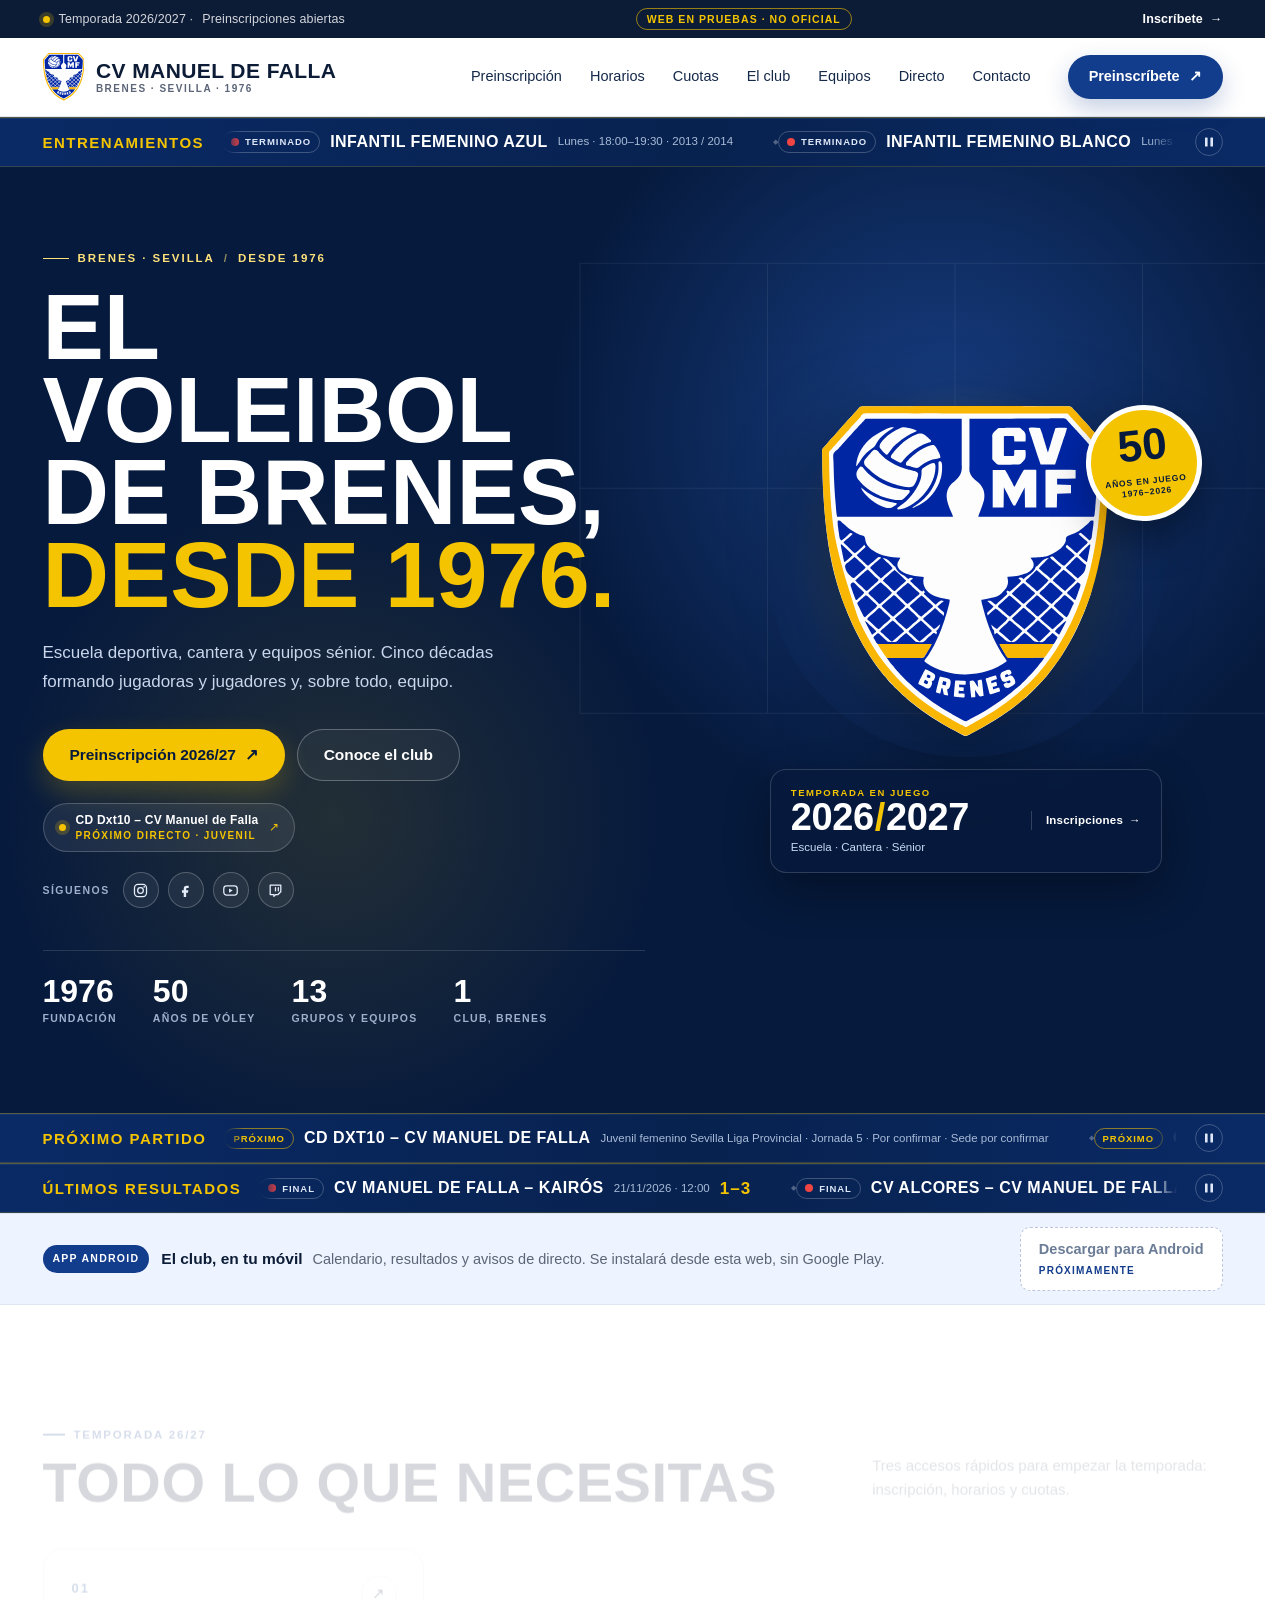
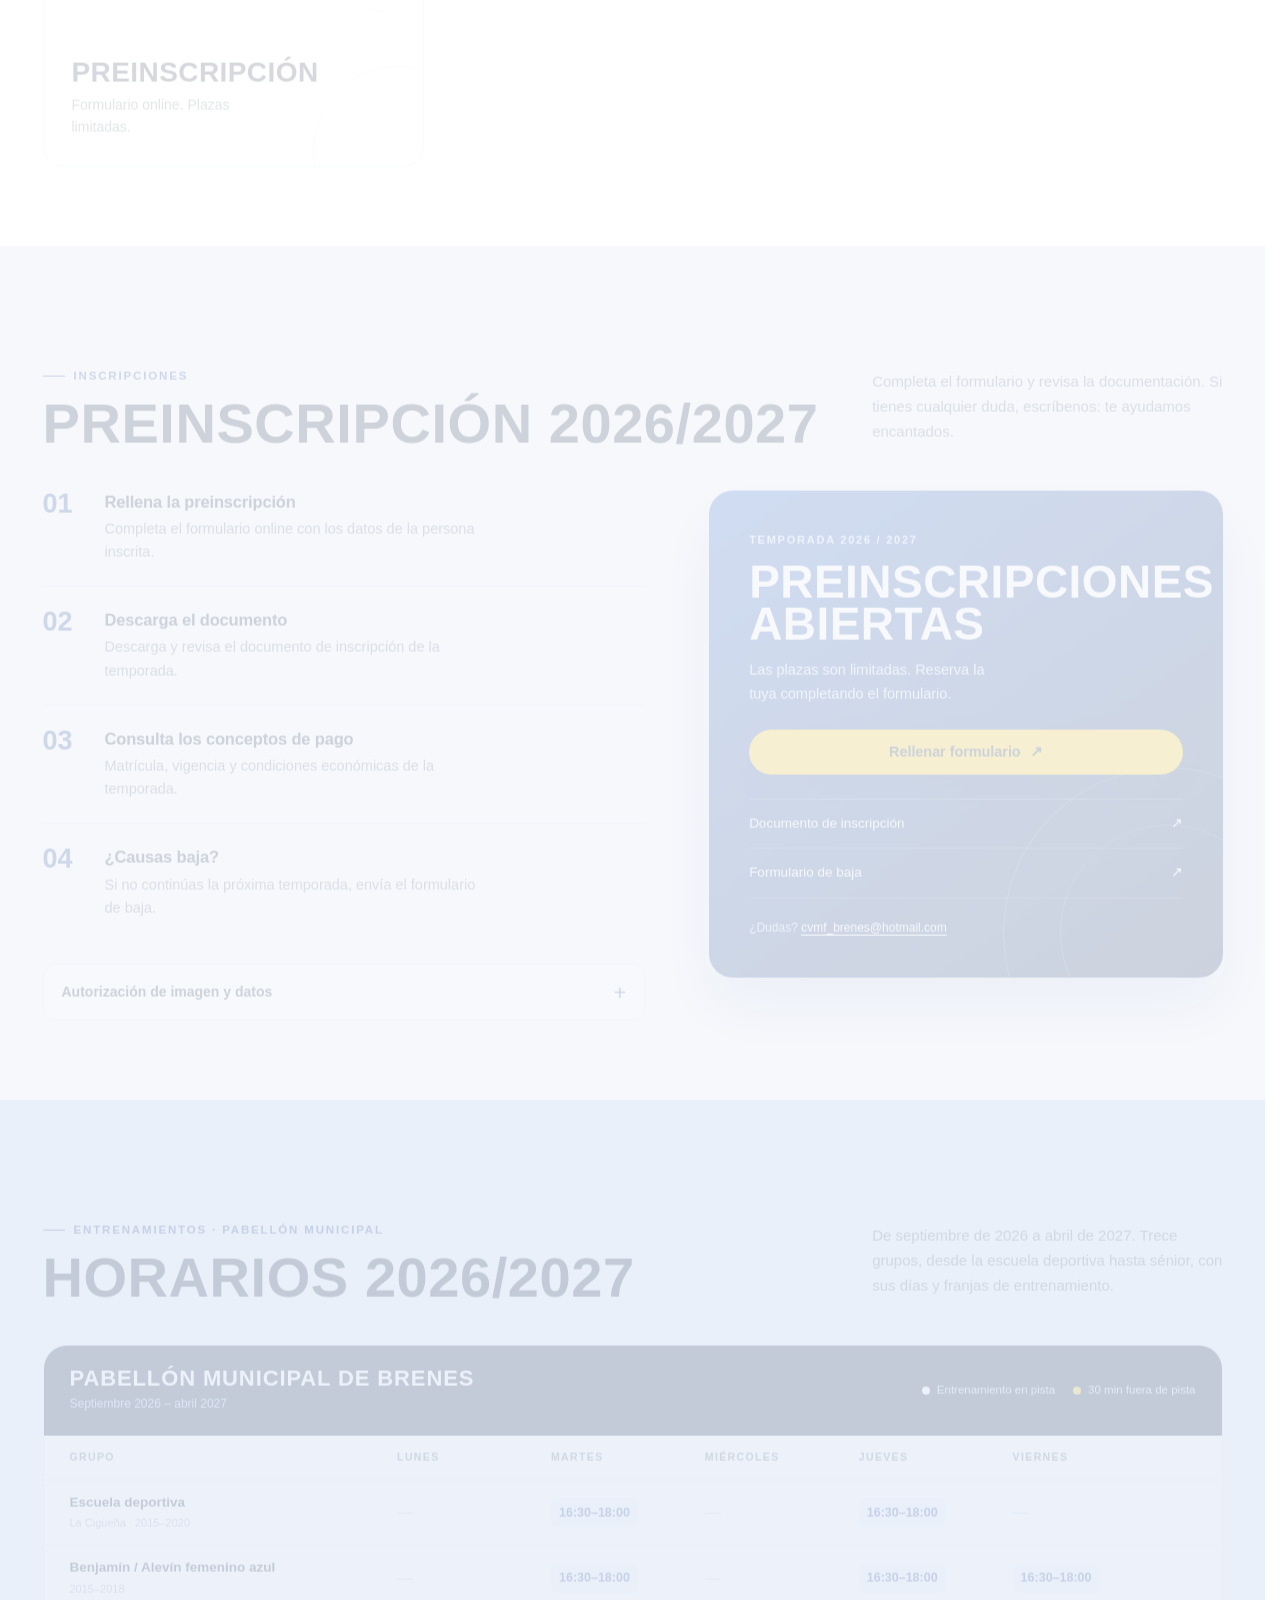
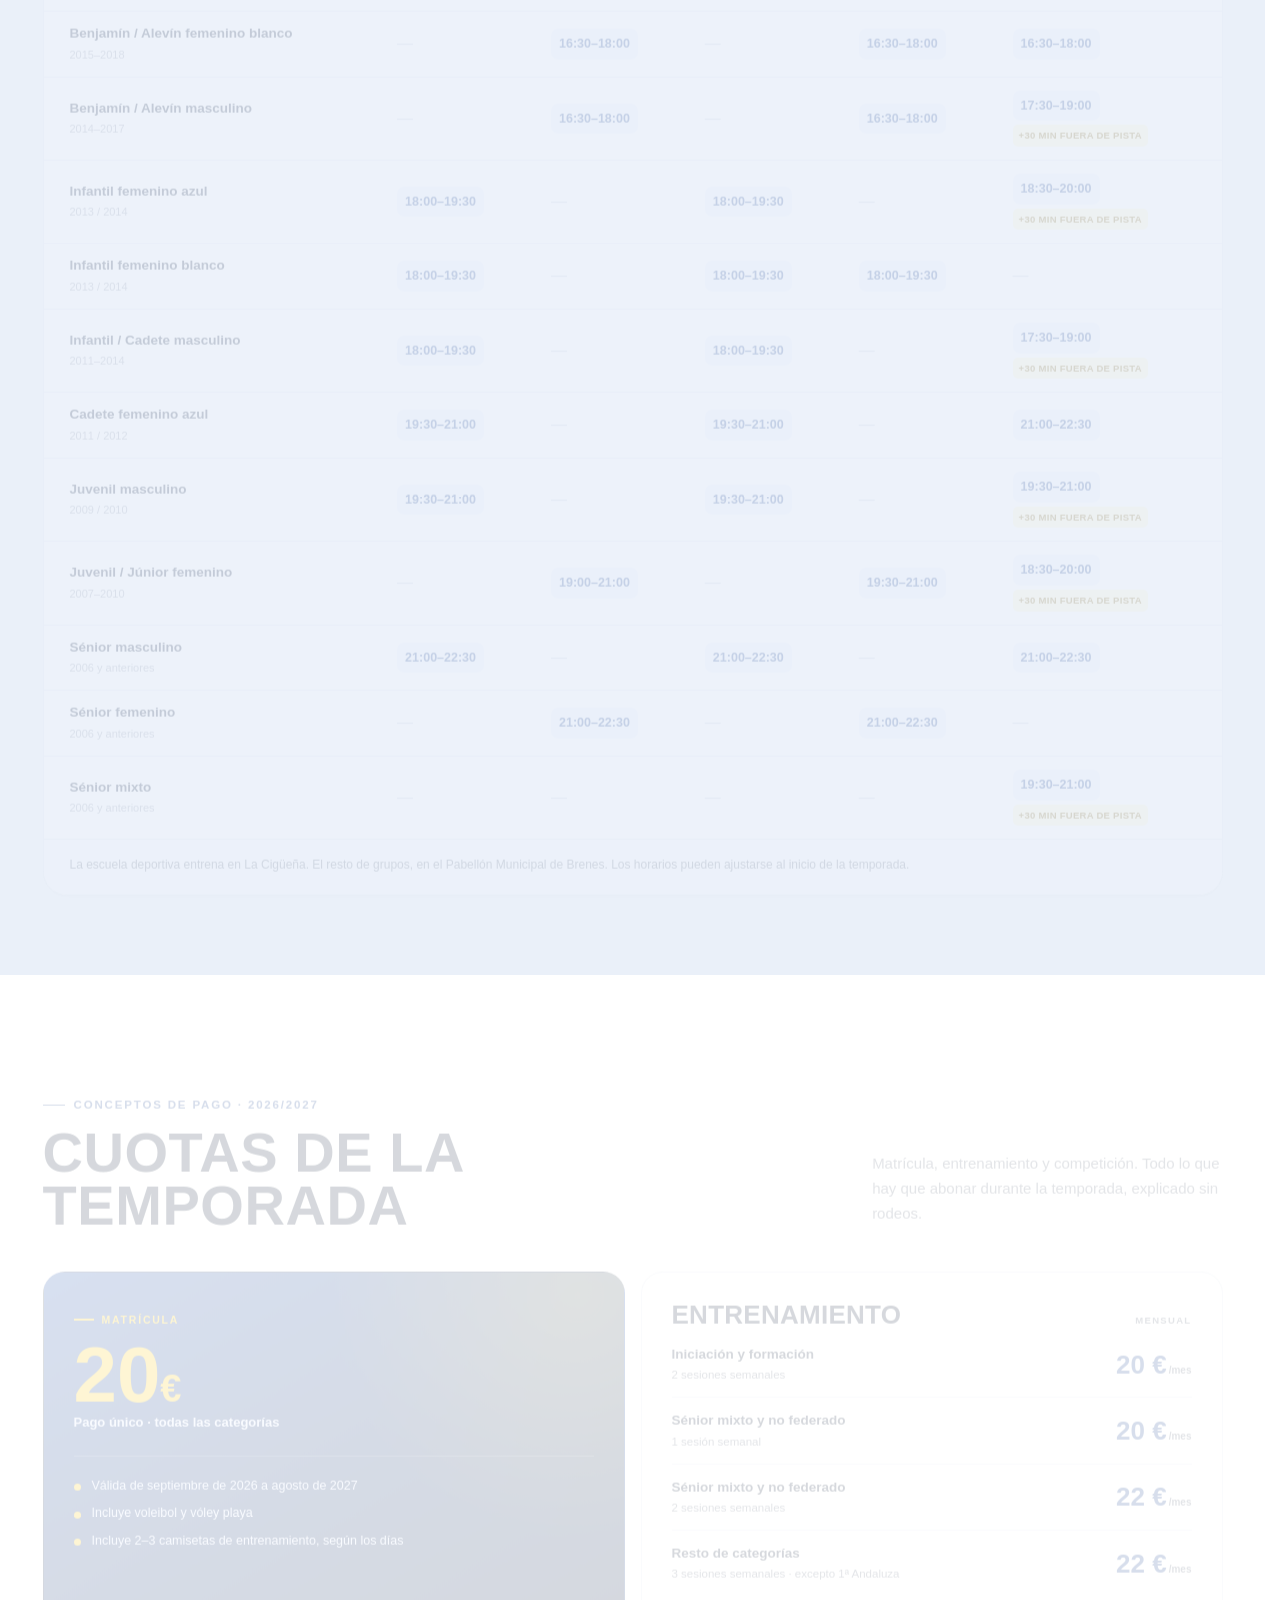
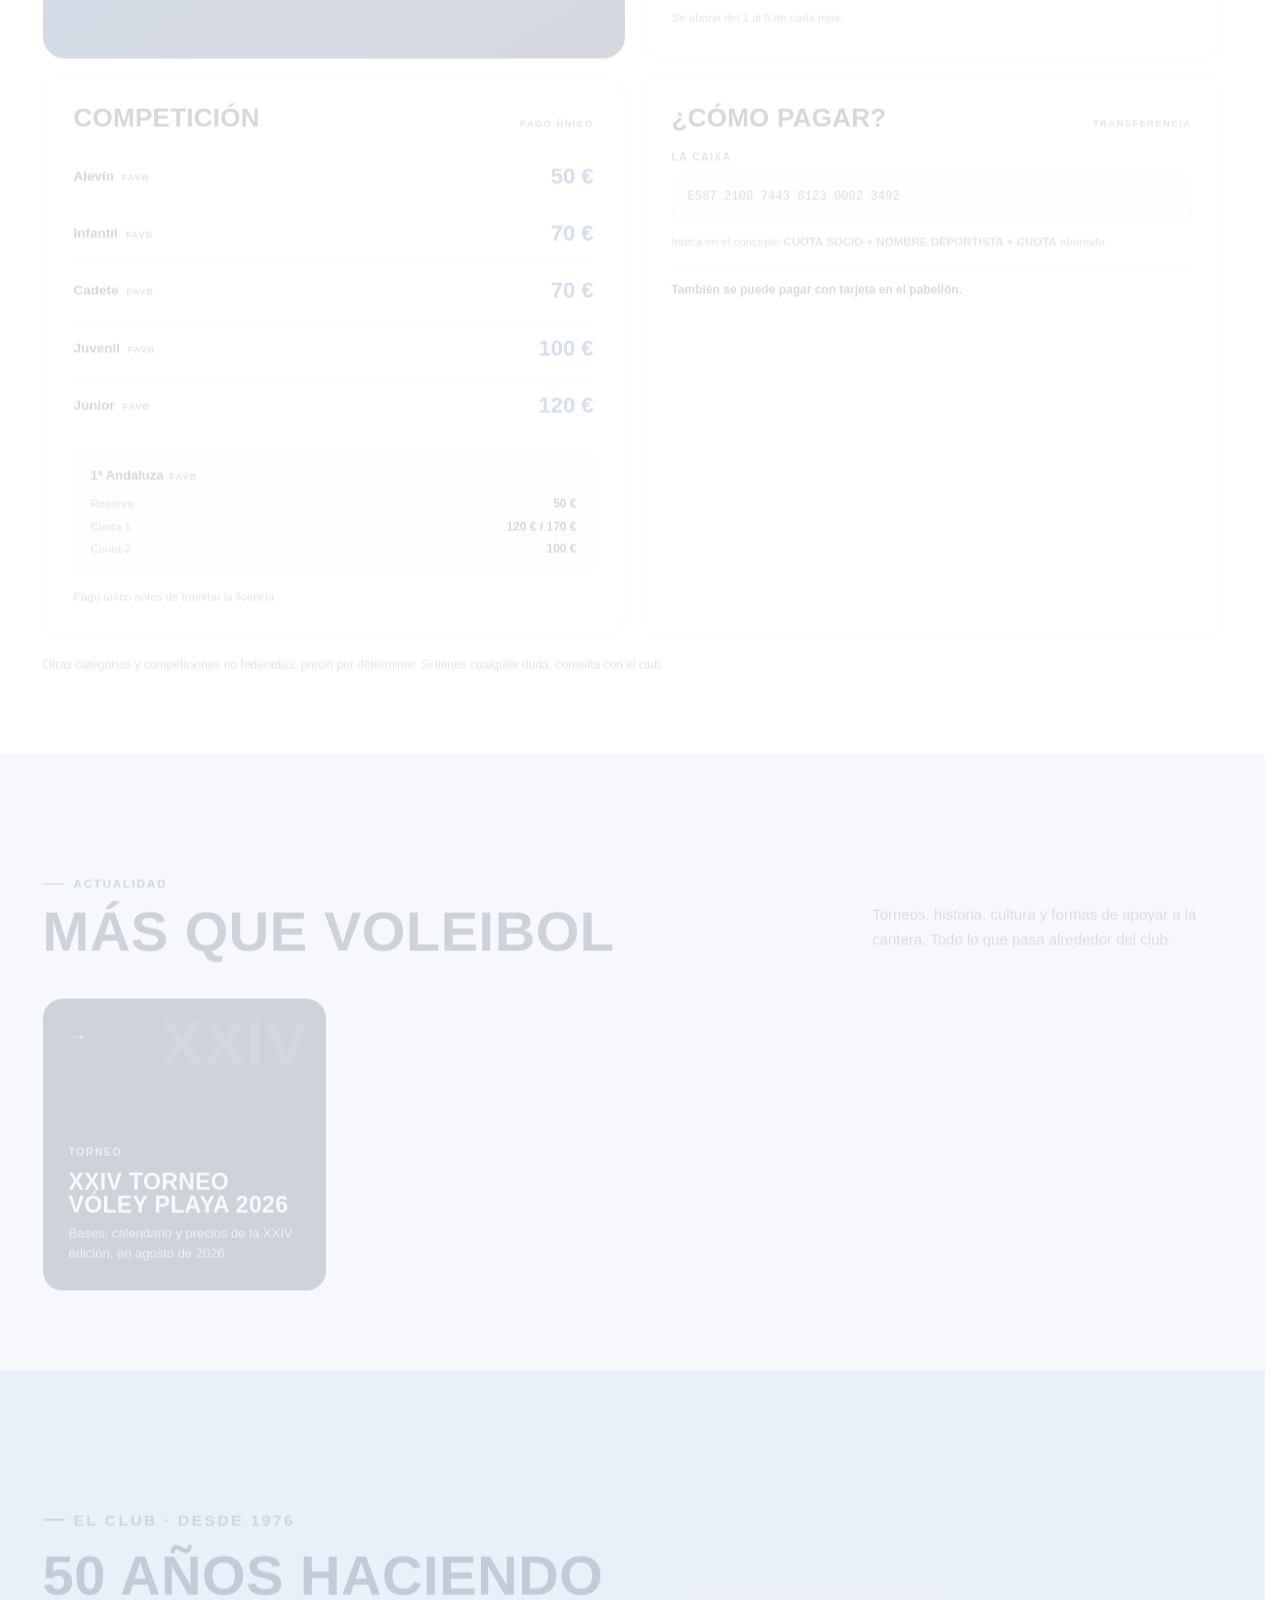
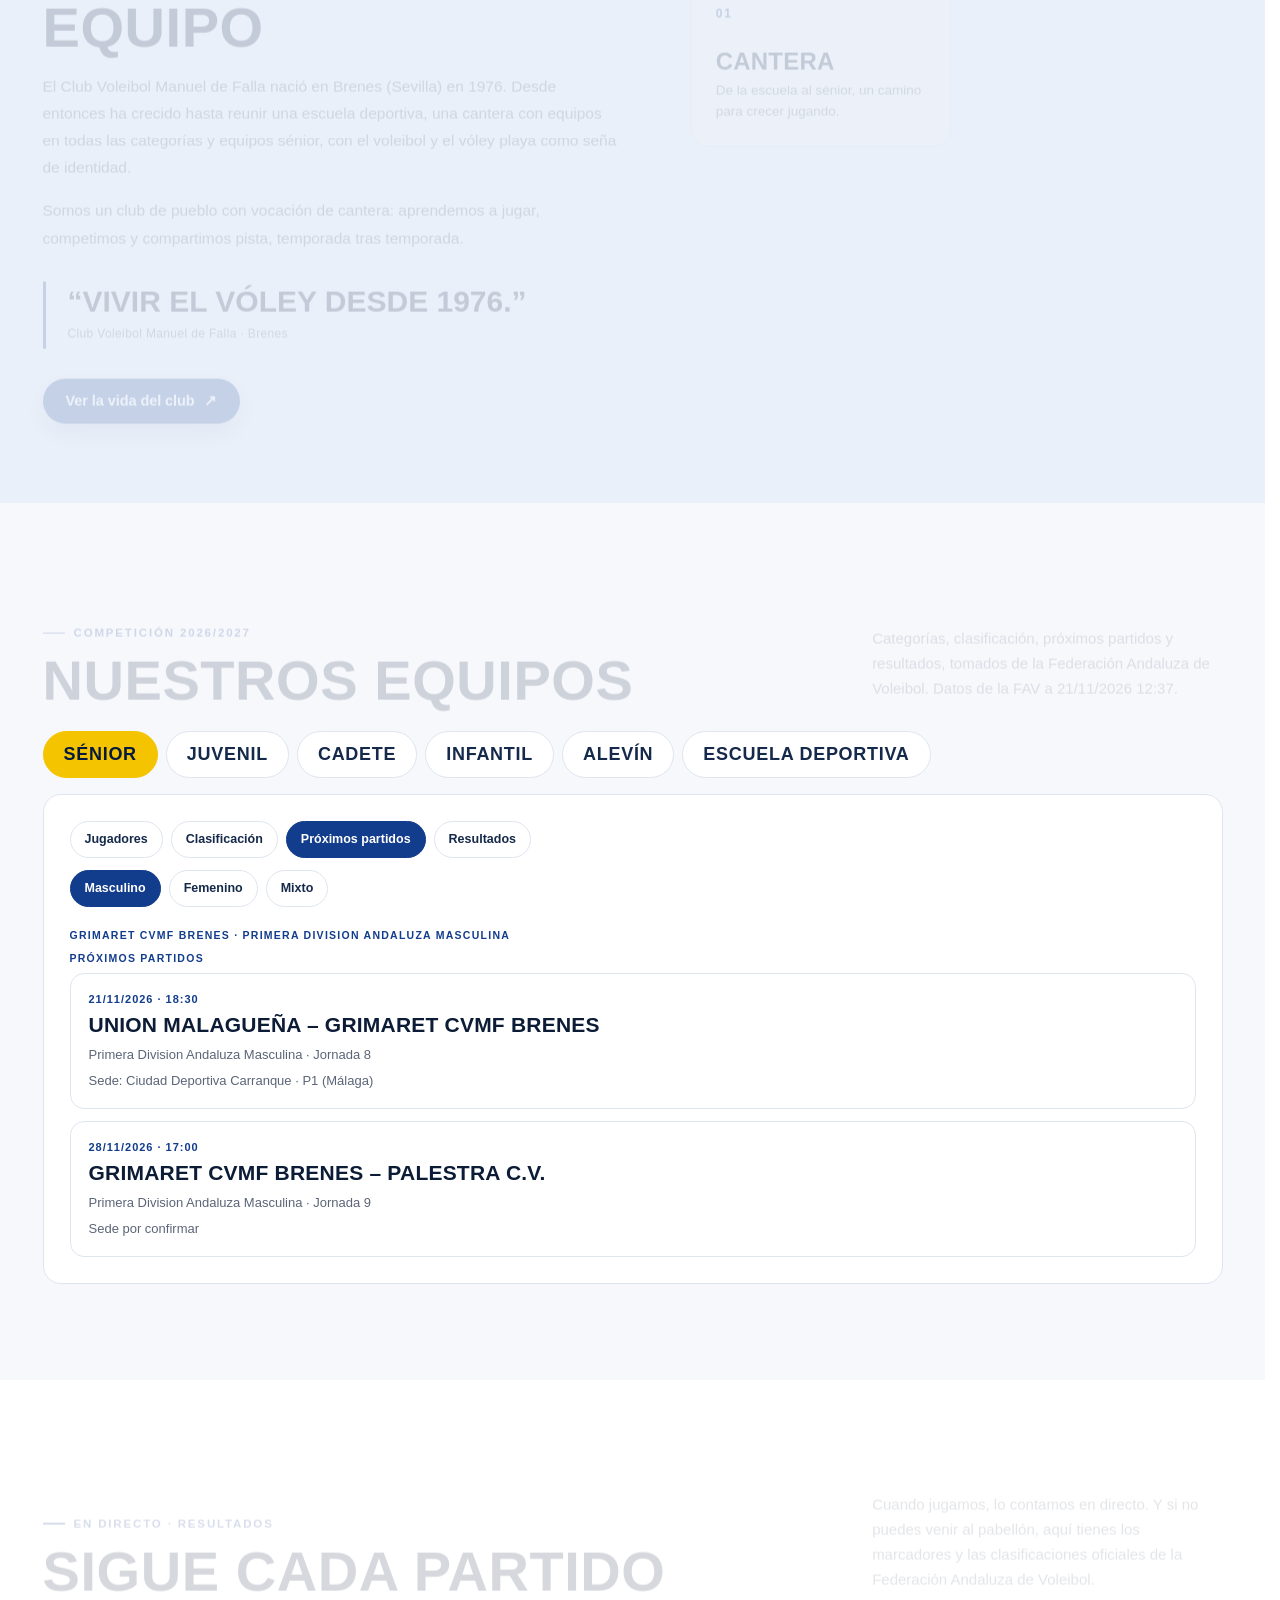
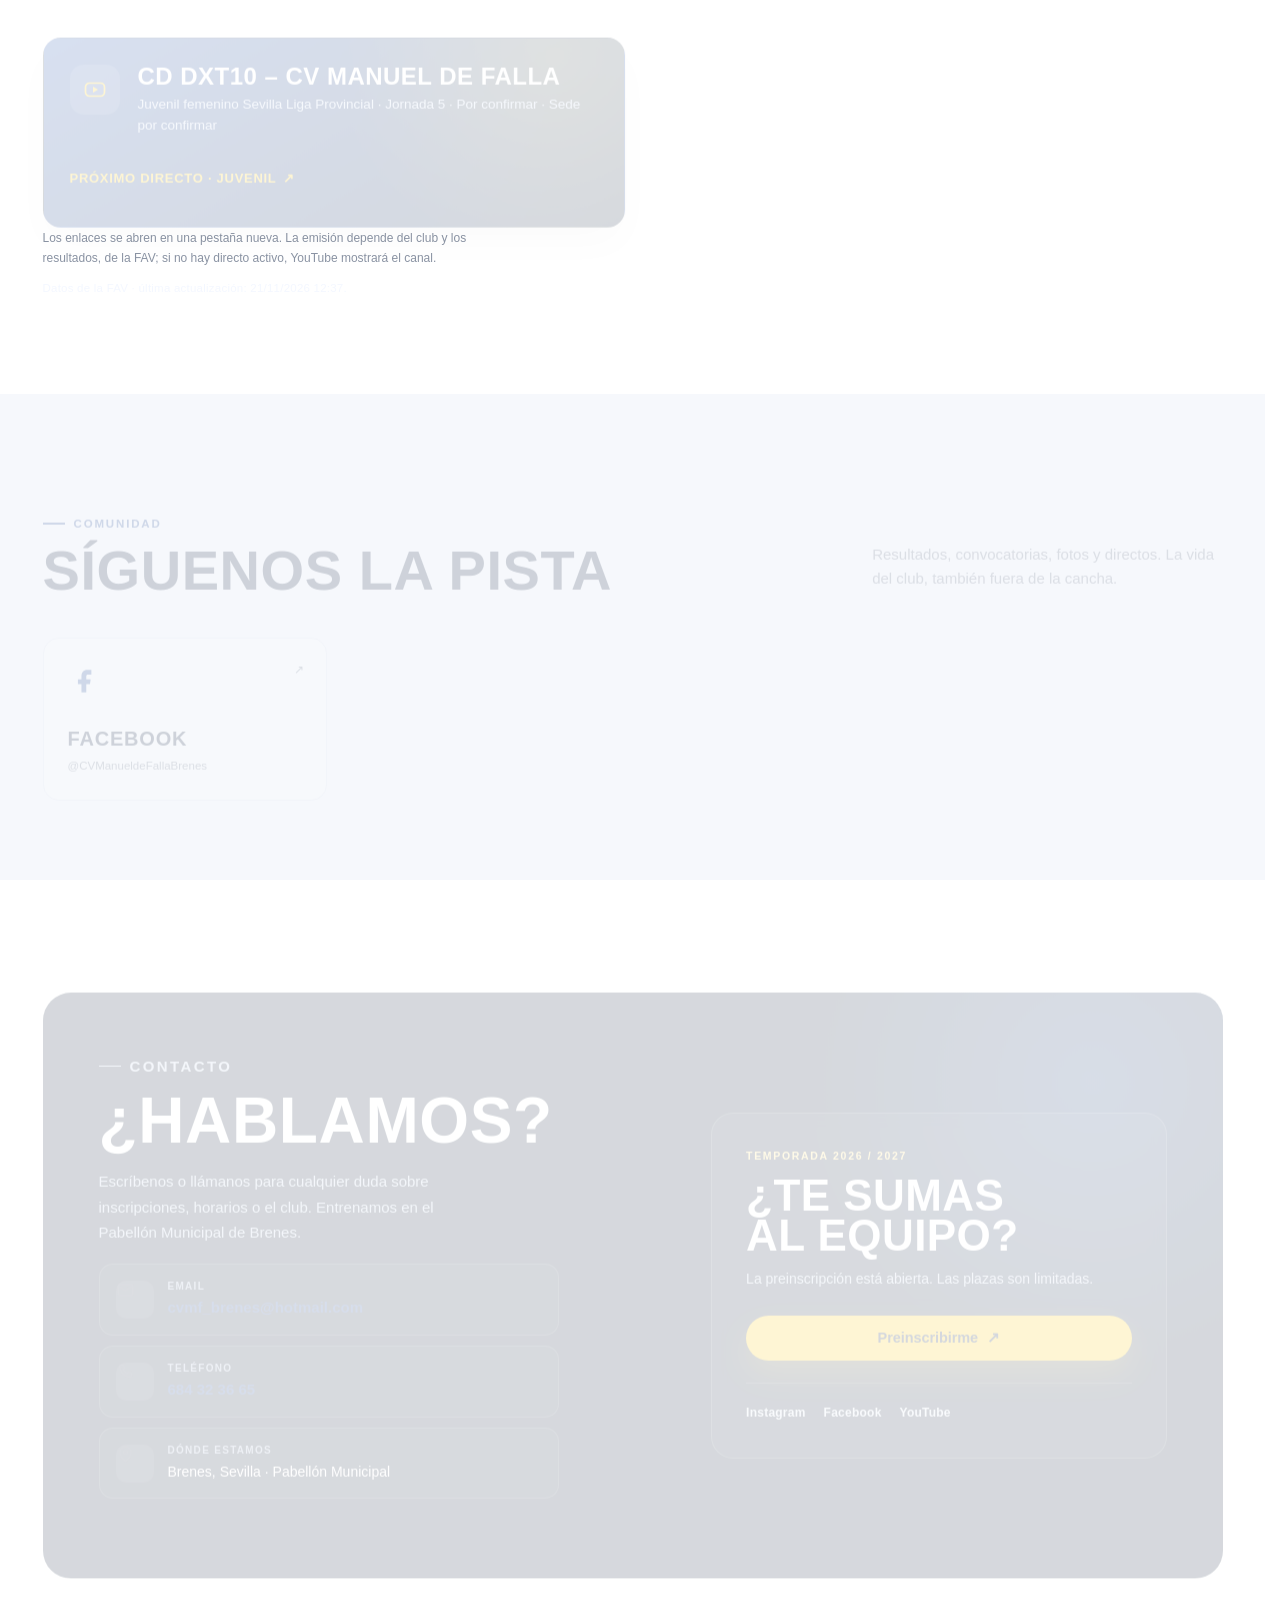
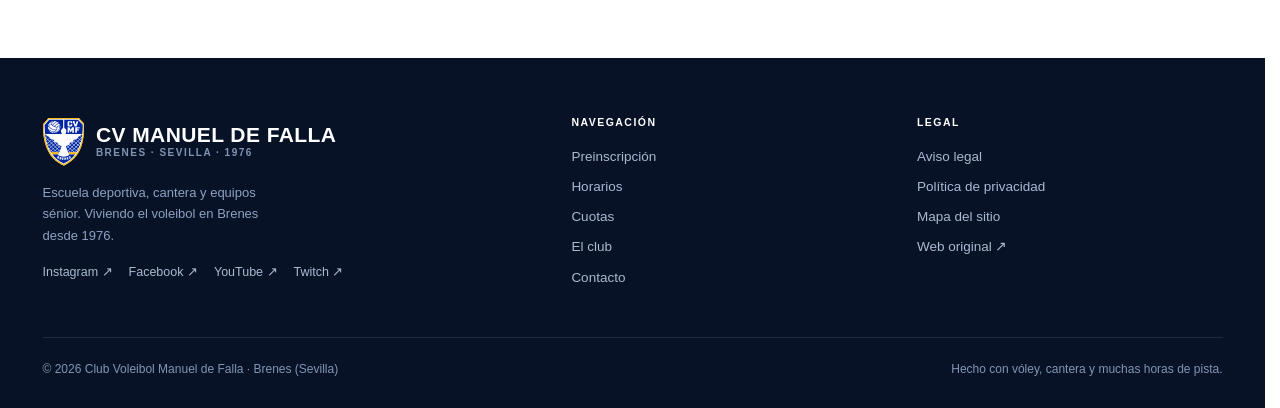
<file: index.html>
<!DOCTYPE html>
<html lang="es" class="no-js">
<head>
<meta charset="utf-8">
<meta name="viewport" content="width=device-width, initial-scale=1">
<meta name="color-scheme" content="light">
<meta http-equiv="Content-Security-Policy" content="default-src 'self'; script-src 'self' 'sha256-gFJc63H6Aczv5c6IZQ82BaixzglvMPnIibj0LG5RmUk='; style-src 'self' https://fonts.googleapis.com; font-src 'self' https://fonts.gstatic.com; img-src 'self' data:; connect-src 'self' https://fonts.googleapis.com https://fonts.gstatic.com; frame-src https://www.youtube-nocookie.com; object-src 'none'; base-uri 'self'; form-action 'none'; upgrade-insecure-requests">
<meta name="referrer" content="strict-origin-when-cross-origin">
<title>Club Voleibol Manuel de Falla | Voleibol en Brenes desde 1976</title>
<meta name="description" content="Web oficial del Club Voleibol Manuel de Falla (Brenes, Sevilla). Escuela deportiva, cantera y equipos sénior desde 1976. Preinscripciones, horarios, cuotas y toda la historia del club.">
<meta name="theme-color" content="#0a2a66">
<script>
document.documentElement.className = document.documentElement.className.replace('no-js', 'js');
window.setTimeout(function () {
  if (!window.__cvmfReady) document.documentElement.classList.remove('js');
}, 2000);
</script>
<link rel="canonical" href="https://iawebdemos.github.io/CVMF-Web-DEMO/">
<!-- Al usar un dominio propio, cambia canonical, og:url, og:image y twitter:image por las direcciones nuevas. -->

<meta property="og:type" content="website">
<meta property="og:locale" content="es_ES">
<meta property="og:site_name" content="Club Voleibol Manuel de Falla">
<meta property="og:title" content="Club Voleibol Manuel de Falla | Voleibol en Brenes desde 1976">
<meta property="og:description" content="Escuela deportiva, cantera y equipos sénior. 50 años viviendo el voleibol en Brenes (Sevilla).">
<meta property="og:url" content="https://iawebdemos.github.io/CVMF-Web-DEMO/">
<meta property="og:image" content="https://iawebdemos.github.io/CVMF-Web-DEMO/assets/og-image.jpg?v=20261116">
<meta property="og:image:width" content="1200">
<meta property="og:image:height" content="630">
<meta property="og:image:alt" content="Escudo del Club Voleibol Manuel de Falla con el lema 50 años viviendo el vóley">
<meta name="twitter:card" content="summary_large_image">
<meta name="twitter:title" content="Club Voleibol Manuel de Falla | Voleibol en Brenes desde 1976">
<meta name="twitter:description" content="Escuela deportiva, cantera y equipos sénior. 50 años viviendo el voleibol en Brenes (Sevilla).">
<meta name="twitter:image" content="https://iawebdemos.github.io/CVMF-Web-DEMO/assets/og-image.jpg?v=20261116">

<link rel="icon" href="assets/favicon.svg" type="image/svg+xml">
<link rel="preconnect" href="https://fonts.googleapis.com">
<link rel="preconnect" href="https://fonts.gstatic.com" crossorigin>
<link href="https://fonts.googleapis.com/css2?family=Barlow+Condensed:wght@600;700&amp;family=Inter:wght@400;500;600;700&amp;display=swap" rel="stylesheet">
<link rel="stylesheet" href="styles.css">

<script type="application/ld+json">
{
  "@context": "https://schema.org",
  "@type": "SportsClub",
  "name": "Club Voleibol Manuel de Falla",
  "alternateName": "CVMF Brenes",
  "description": "Club de voleibol de Brenes (Sevilla). Escuela deportiva, cantera y equipos sénior desde 1976.",
  "foundingDate": "1976",
  "sport": "Voleibol",
  "email": "cvmf_brenes@hotmail.com",
  "telephone": "+34 684 32 36 65",
  "address": {
    "@type": "PostalAddress",
    "addressLocality": "Brenes",
    "addressRegion": "Sevilla",
    "addressCountry": "ES"
  },
  "sameAs": [
    "https://www.facebook.com/CVManueldeFallaBrenes",
    "https://www.instagram.com/cvmf_brenes/",
    "https://www.youtube.com/@cvmf_brenes",
    "https://www.twitch.tv/cvmf_brenes"
  ]
}
</script>
</head>
<body>
<svg class="svg-defs" width="0" height="0" aria-hidden="true" focusable="false">
  <!-- Escudo del club: vectorizado de brand/escudo-original.png -->
  <symbol id="club-crest" viewBox="0 0 200 232">
  <path d="M144.2 0.0C146.4 0.0 148.5 0.1 150.7 0.1C153.7 0.1 156.6 0.1 159.6 0.1C161.0 0.1 162.4 0.1 163.8 0.1C165.1 0.1 166.4 0.1 167.6 0.1C168.1 0.1 168.5 0.1 169.0 0.1C169.6 0.1 170.2 0.1 170.9 0.1C171.0 0.1 171.2 0.1 171.4 0.1C172.6 0.1 173.5 0.3 174.4 1.2C174.5 1.3 174.5 1.3 174.8 1.7C175.6 2.6 176.4 3.5 177.3 4.4C178.4 5.5 179.4 6.7 180.4 7.9C181.0 8.6 181.7 9.3 182.3 10.0C182.8 10.4 183.2 10.9 183.7 11.4C184.1 11.9 184.5 12.3 184.9 12.8C185.9 13.8 186.8 14.9 187.7 16.0C188.0 16.5 188.4 16.9 188.8 17.2C189.4 17.8 189.9 18.4 190.4 19.0C191.1 19.8 191.8 20.7 192.5 21.5C193.3 22.3 194.0 23.0 194.6 23.9C195.4 24.8 196.1 25.6 196.9 26.4C200.0 29.8 200.0 29.8 200.0 32.0C200.0 32.2 200.0 32.3 200.0 32.5C200.0 33.0 200.0 33.5 200.0 34.1C200.0 34.2 200.0 34.2 200.0 34.6C200.0 51.3 199.2 67.9 187.5 130.6C187.4 130.9 187.3 131.2 187.2 131.4C185.8 135.8 184.2 140.1 182.5 144.4C182.4 144.5 182.3 144.6 182.3 144.8C179.4 151.8 176.2 158.7 172.4 165.3C172.2 165.6 172.0 166.0 171.8 166.3C169.0 171.3 165.9 176.0 162.5 180.6C162.4 180.8 162.3 180.9 162.2 181.1C160.8 183.0 159.4 184.9 157.9 186.7C157.6 187.1 157.3 187.4 157.0 187.8C156.2 188.8 155.4 189.7 154.5 190.6C154.1 191.0 153.7 191.5 153.4 191.9C151.5 194.1 149.4 196.2 147.4 198.2C147.2 198.4 147.1 198.5 146.9 198.7C146.1 199.5 145.2 200.3 144.3 201.1C143.9 201.4 143.6 201.8 143.3 202.1C142.6 202.8 141.8 203.4 141.0 204.0C140.6 204.4 140.1 204.8 139.7 205.2C138.6 206.2 137.4 207.1 136.3 208.0C135.9 208.3 135.4 208.6 135.0 208.9C133.1 210.4 131.2 211.8 129.3 213.2C128.8 213.5 128.4 213.8 128.0 214.1C126.2 215.4 124.4 216.6 122.6 217.7C122.0 218.0 121.5 218.4 121.0 218.7C118.7 220.2 116.3 221.6 114.0 222.9C113.1 223.3 112.4 223.8 111.6 224.3C109.4 225.6 107.2 226.7 105.0 227.8C104.6 228.0 104.2 228.2 103.8 228.4C100.4 230.2 100.4 230.2 99.4 230.0C98.7 229.7 98.0 229.4 97.3 229.0C97.1 228.9 96.9 228.8 96.7 228.7C96.0 228.3 95.4 228.0 94.8 227.6C94.4 227.4 94.0 227.2 93.6 227.0C92.7 226.5 91.8 226.0 90.9 225.5C90.3 225.2 89.7 224.9 89.2 224.6C86.9 223.4 84.7 222.1 82.5 220.8C82.3 220.7 82.1 220.6 82.0 220.5C78.0 218.1 74.1 215.5 70.3 212.8C69.9 212.5 69.5 212.2 69.1 211.9C67.3 210.6 65.6 209.3 63.9 207.9C63.1 207.3 62.4 206.7 61.6 206.1C60.6 205.3 59.7 204.5 58.8 203.7C58.4 203.3 57.9 202.9 57.5 202.6C56.6 201.8 55.8 201.0 55.0 200.2C54.8 200.1 54.7 200.0 54.5 199.8C53.5 198.9 52.6 197.9 51.6 197.0C51.3 196.6 50.9 196.3 50.6 196.0C50.0 195.5 49.6 195.0 49.1 194.3C48.8 194.0 48.5 193.7 48.1 193.4C47.3 192.7 46.7 191.9 46.0 191.1C45.6 190.6 45.1 190.0 44.7 189.5C41.8 186.4 39.3 182.9 36.8 179.5C36.6 179.2 36.4 178.9 36.1 178.5C34.4 176.2 32.8 173.7 31.3 171.2C31.1 170.8 30.8 170.4 30.6 170.0C29.5 168.4 28.6 166.6 27.6 164.9C27.5 164.7 27.4 164.6 27.3 164.4C23.0 156.6 19.4 148.6 16.1 140.3C16.0 140.1 16.0 139.9 15.9 139.6C10.4 125.8 6.7 111.1 4.4 96.4C4.4 96.2 4.4 96.0 4.3 95.8C2.7 84.9 1.7 73.9 1.0 62.9C1.0 62.7 1.0 62.5 1.0 62.3C0.7 58.0 0.5 53.6 0.4 49.2C0.4 49.1 0.4 49.1 0.4 48.6C0.3 46.0 0.3 43.3 0.2 40.7C0.2 39.4 0.2 38.1 0.2 36.8C0.1 36.0 0.1 35.3 0.1 34.5C0.1 34.1 0.1 33.7 0.1 33.4C0.0 30.3 0.0 30.3 0.8 29.3C1.0 29.1 1.2 28.8 1.4 28.6C1.6 28.4 1.7 28.3 1.9 28.1C2.1 27.9 2.2 27.7 2.4 27.5C3.0 26.9 3.6 26.2 4.2 25.4C5.0 24.4 5.9 23.5 6.7 22.5C7.2 22.1 7.6 21.6 8.0 21.2C8.6 20.5 9.2 19.8 9.8 19.2C10.8 18.0 11.8 16.9 12.8 15.7C14.0 14.3 15.3 12.9 16.6 11.5C17.3 10.8 17.9 10.0 18.6 9.3C19.2 8.6 19.8 8.0 20.4 7.3C20.9 6.8 21.4 6.2 21.8 5.7C22.7 4.7 23.5 3.8 24.4 2.9C24.5 2.8 24.6 2.7 24.7 2.5C24.9 2.4 25.0 2.3 25.1 2.2C25.4 1.8 25.6 1.5 25.9 1.1C26.6 0.4 27.2 0.2 28.2 0.1C28.3 0.1 28.3 0.1 28.9 0.1C29.0 0.1 29.0 0.1 29.7 0.1C30.0 0.1 30.2 0.1 30.5 0.1C30.8 0.1 31.1 0.1 31.4 0.1C32.3 0.1 33.1 0.1 33.9 0.1C34.8 0.1 35.7 0.1 36.6 0.1C38.4 0.1 40.2 0.1 42.0 0.1C43.5 0.1 44.9 0.1 46.4 0.1C46.5 0.1 46.5 0.1 47.1 0.1C47.5 0.1 47.9 0.1 48.4 0.1C52.9 0.1 57.5 0.1 62.1 0.1C62.3 0.1 62.6 0.1 62.8 0.1C63.1 0.1 63.3 0.1 63.5 0.1C65.9 0.1 68.3 0.1 70.7 0.1C92.4 0.0 114.2 -0.0 144.2 0.0Z" fill="#fdfdfd"/>
  <path d="M31.2 8.8C31.3 8.8 31.4 8.8 31.5 8.8C31.6 8.8 31.7 8.8 31.9 8.8C32.2 8.8 32.6 8.8 33.0 8.8C33.3 8.8 33.6 8.8 33.8 8.8C34.6 8.8 35.4 8.8 36.1 8.8C36.9 8.8 37.8 8.8 38.6 8.8C40.0 8.8 41.4 8.8 42.9 8.9C44.9 8.9 47.0 8.9 49.0 8.9C52.4 8.9 55.7 8.9 59.1 8.9C62.3 8.9 65.5 8.9 68.8 8.9C68.9 8.9 69.0 8.9 69.1 8.9C70.2 8.9 71.3 8.9 72.4 8.9C80.7 8.9 89.1 8.9 97.4 8.9C97.4 13.5 97.4 18.0 97.4 22.6C97.4 23.2 97.4 23.7 97.4 24.3C97.4 24.4 97.4 24.5 97.4 24.6C97.4 26.3 97.4 28.1 97.4 29.8C97.4 31.6 97.4 33.4 97.4 35.2C97.4 36.2 97.4 37.2 97.4 38.2C97.4 39.2 97.4 40.1 97.4 41.1C97.4 41.4 97.4 41.8 97.5 42.1C97.5 45.6 96.7 48.2 94.2 50.7C93.1 51.9 91.9 52.9 90.7 53.9C89.3 55.1 88.4 56.7 87.7 58.3C87.6 58.4 87.6 58.6 87.5 58.7C85.6 64.2 88.5 70.1 90.6 75.1C90.7 75.2 90.7 75.3 90.8 75.4C90.8 75.6 90.9 75.8 91.0 76.1C91.2 76.5 91.3 76.8 91.3 77.2C64.7 77.2 38.0 77.2 10.5 77.2C10.0 74.2 10.0 74.2 9.9 72.9C9.9 72.8 9.9 72.6 9.8 72.4C9.8 71.9 9.8 71.4 9.7 70.9C9.7 70.7 9.7 70.6 9.7 70.4C8.8 61.1 8.3 51.7 8.1 42.4C8.1 41.1 8.0 39.8 8.0 38.6C7.7 33.4 7.7 33.4 8.8 32.0C9.2 31.6 9.7 31.2 10.1 30.9C10.7 30.5 11.2 29.9 11.7 29.4C11.8 29.2 12.0 29.0 12.2 28.8C12.6 28.3 13.0 27.9 13.4 27.5C14.3 26.4 15.2 25.4 16.2 24.4C17.6 22.8 19.1 21.3 20.5 19.7C21.4 18.7 22.2 17.8 23.1 16.8C23.6 16.3 24.0 15.8 24.5 15.3C24.7 15.1 24.9 14.9 25.1 14.7C25.4 14.3 25.8 13.9 26.2 13.5C27.2 12.4 28.2 11.3 29.2 10.2C29.3 10.1 29.4 10.0 29.5 9.9C29.6 9.8 29.7 9.7 29.8 9.6C29.9 9.5 29.9 9.4 30.0 9.3C30.4 8.9 30.6 8.8 31.2 8.8Z" fill="#0026a4"/>
  <path d="M102.8 8.9C111.3 8.8 119.8 8.8 128.3 8.8C129.3 8.8 130.3 8.8 131.3 8.8C131.4 8.8 131.5 8.8 131.6 8.8C134.9 8.8 138.3 8.7 141.6 8.7C144.9 8.7 148.2 8.7 151.6 8.7C153.6 8.7 155.7 8.7 157.7 8.7C159.1 8.6 160.5 8.6 161.9 8.6C162.7 8.6 163.5 8.6 164.3 8.6C165.1 8.6 165.8 8.6 166.6 8.6C166.8 8.6 167.1 8.6 167.4 8.6C168.7 8.6 169.6 8.6 170.6 9.6C171.0 10.0 171.4 10.4 171.8 10.9C172.0 11.1 172.2 11.4 172.5 11.7C172.5 11.7 172.5 11.7 172.8 12.0C173.3 12.6 173.8 13.2 174.3 13.8C174.4 13.9 174.6 14.0 174.7 14.1C174.9 14.3 175.1 14.6 175.3 14.8C175.8 15.3 176.2 15.8 176.7 16.3C176.8 16.4 176.9 16.5 177.0 16.6C177.4 17.0 177.7 17.4 178.1 17.8C178.4 18.1 178.6 18.4 178.9 18.7C179.0 18.8 179.0 18.8 179.2 19.0C179.7 19.6 180.2 20.1 180.7 20.6C180.8 20.8 180.9 20.9 181.0 21.0C181.2 21.2 181.4 21.4 181.6 21.6C182.1 22.2 182.6 22.8 183.1 23.4C183.9 24.2 184.7 25.0 185.4 25.9C188.7 29.3 188.7 29.3 190.2 31.0C190.5 31.5 190.5 31.5 190.9 31.8C191.7 32.5 192.2 33.1 192.3 34.2C192.3 34.8 192.3 35.4 192.2 36.0C192.2 36.3 192.2 36.5 192.2 36.8C192.2 37.4 192.2 38.0 192.2 38.6C192.1 39.5 192.1 40.4 192.1 41.3C192.0 49.8 191.5 58.2 190.8 66.6C190.8 66.8 190.8 66.9 190.8 67.0C190.6 68.7 190.5 70.4 190.4 72.1C190.3 72.4 190.3 72.7 190.3 73.0C190.2 73.6 190.2 74.1 190.1 74.7C190.1 74.9 190.1 75.0 190.1 75.2C190.1 75.3 190.1 75.3 190.0 75.7C190.0 75.7 190.0 75.7 190.0 76.0C189.9 76.4 189.9 76.4 189.5 77.2C162.9 77.2 136.3 77.2 108.9 77.2C109.2 76.2 109.6 75.1 110.0 74.1C110.1 73.9 110.2 73.7 110.3 73.4C110.3 73.4 110.3 73.4 110.4 73.1C111.4 70.7 112.2 68.2 112.9 65.7C112.9 65.6 113.0 65.4 113.0 65.2C113.4 62.8 113.3 60.2 112.3 57.9C112.3 57.8 112.2 57.7 112.2 57.6C111.2 55.5 109.7 53.9 107.9 52.5C105.6 50.6 103.4 48.5 102.8 45.4C102.7 44.2 102.7 43.0 102.8 41.8C102.8 41.4 102.8 41.1 102.8 40.7C102.8 39.7 102.8 38.8 102.8 37.8C102.8 36.9 102.8 36.0 102.8 35.0C102.8 33.2 102.8 31.4 102.8 29.6C102.8 27.9 102.8 26.1 102.8 24.4C102.8 24.2 102.8 24.1 102.8 24.0C102.8 23.5 102.8 22.9 102.8 22.4C102.8 17.9 102.8 13.4 102.8 8.9Z" fill="#0026a4"/>
  <path d="M10.9 80.0C12.4 79.8 12.4 79.8 13.1 80.3C13.4 80.7 13.8 81.1 14.1 81.4C14.5 81.8 14.9 82.2 15.4 82.5C15.6 82.7 15.8 82.8 15.9 83.0C16.0 83.1 16.1 83.1 16.2 83.2C16.5 83.5 16.8 83.7 17.1 84.0C19.3 85.9 21.7 87.4 24.3 88.8C24.4 88.8 24.5 88.9 24.6 88.9C25.7 89.5 26.8 90.0 28.0 90.3C29.2 90.7 29.2 90.7 29.6 91.1C30.1 91.9 30.2 92.8 30.3 93.7C30.7 96.6 33.2 99.1 35.6 100.8C41.3 104.9 47.9 105.4 54.6 105.8C54.5 106.1 54.4 106.3 54.3 106.5C54.2 106.6 54.1 106.8 54.0 106.9C53.9 107.2 53.7 107.5 53.5 107.8C53.5 107.9 53.4 108.1 53.3 108.2C53.2 108.3 53.1 108.5 53.0 108.6C52.5 109.8 52.5 110.9 52.8 112.1C53.9 114.6 56.2 116.0 58.7 117.0C62.6 118.5 66.8 118.8 71.0 119.2C71.0 119.2 71.0 119.2 70.9 119.6C70.3 122.4 70.6 124.9 72.1 127.4C74.7 131.3 79.6 133.2 84.0 134.1C84.8 134.3 85.7 134.4 86.6 134.6C87.4 134.7 88.3 134.9 89.1 135.1C89.0 136.5 88.7 137.9 88.3 139.3C88.3 139.4 88.2 139.5 88.2 139.6C87.5 142.5 86.6 145.4 85.7 148.2C85.6 148.3 85.6 148.4 85.6 148.6C82.3 158.5 78.2 168.5 71.9 176.8C71.4 177.6 71.4 177.6 71.4 178.0C71.7 178.3 72.1 178.6 72.5 178.8C72.5 178.9 72.5 178.9 72.8 179.1C80.7 184.4 90.4 187.2 99.9 187.1C100.0 187.1 100.1 187.1 100.2 187.1C110.2 187.1 120.8 184.2 128.8 178.0C128.5 177.2 128.1 176.6 127.6 175.9C125.9 173.6 124.6 171.2 123.2 168.8C123.1 168.6 123.0 168.4 122.9 168.3C117.8 159.3 114.4 149.1 111.9 139.2C111.8 139.0 111.8 138.8 111.7 138.7C111.6 138.2 111.5 137.8 111.4 137.3C111.4 137.2 111.3 137.1 111.3 136.9C111.2 136.3 111.0 135.7 111.1 135.1C111.3 135.1 111.4 135.0 111.6 135.0C123.1 132.9 123.1 132.9 127.0 128.6C127.1 128.6 127.1 128.6 127.3 128.3C128.9 126.7 129.7 124.4 129.7 122.1C129.6 121.5 129.5 120.9 129.4 120.3C129.4 120.2 129.4 120.2 129.4 120.0C129.3 119.7 129.3 119.4 129.2 119.2C129.4 119.1 129.6 119.1 129.8 119.1C137.2 118.3 137.2 118.3 140.3 117.3C140.5 117.3 140.6 117.2 140.7 117.2C143.3 116.4 145.9 114.9 147.2 112.5C147.7 111.2 147.7 110.0 147.2 108.8C146.8 108.0 146.4 107.2 145.8 106.5C145.8 106.5 145.8 106.5 145.6 106.1C145.5 106.0 145.4 105.9 145.4 105.8C145.4 105.8 145.5 105.8 145.6 105.8C156.1 105.2 156.1 105.2 160.7 103.0C160.8 103.0 160.9 102.9 161.0 102.9C162.9 102.0 164.6 100.9 166.1 99.6C166.2 99.5 166.3 99.5 166.4 99.4C167.9 98.0 169.4 96.0 170.0 94.0C170.0 93.7 170.0 93.5 170.0 93.3C170.0 92.5 170.0 91.8 170.6 91.1C171.8 90.3 173.3 89.9 174.8 89.3C177.6 88.3 180.2 86.4 182.5 84.5C182.6 84.4 182.7 84.3 182.8 84.2C185.0 82.4 185.0 82.4 185.9 81.5C187.4 79.9 187.4 79.9 188.5 79.9C188.8 80.0 189.1 80.0 189.3 80.0C189.3 81.2 189.3 82.4 189.1 83.6C189.1 83.7 189.1 83.9 189.0 84.0C189.0 84.5 188.9 85.0 188.8 85.5C188.8 85.8 188.7 86.2 188.7 86.5C188.6 87.1 188.5 87.8 188.4 88.4C188.4 89.0 188.3 89.6 188.2 90.2C188.2 90.3 188.2 90.4 188.1 90.5C188.1 90.8 188.1 91.0 188.1 91.3C187.9 92.1 187.7 92.8 187.1 93.3C186.9 93.5 186.7 93.6 186.5 93.8C186.4 93.7 186.4 93.6 186.3 93.6C185.2 92.5 184.0 91.5 182.9 90.5C182.1 89.8 181.2 89.0 180.4 88.3C179.8 88.5 179.3 88.8 178.8 89.3C179.8 90.2 180.9 91.2 181.9 92.0C182.8 92.7 183.5 93.3 184.3 94.0C184.4 94.1 184.5 94.2 184.6 94.3C184.8 94.5 185.1 94.7 185.3 95.0C185.3 95.1 185.3 95.2 185.3 95.4C185.1 95.4 185.0 95.4 184.9 95.4C184.9 95.5 184.8 95.5 184.8 95.6C184.6 96.1 184.4 96.2 184.0 96.5C182.7 97.6 181.5 98.9 180.3 100.1C180.1 100.3 179.9 100.6 179.6 100.8C179.0 101.4 178.4 102.0 177.8 102.6C177.2 102.3 176.8 102.0 176.3 101.6C176.2 101.5 176.2 101.5 175.9 101.2C175.5 100.9 175.2 100.7 174.9 100.4C174.8 100.2 174.6 100.1 174.4 99.9C174.4 99.8 174.3 99.8 174.2 99.7C173.4 99.0 172.7 98.4 171.9 97.8C171.5 97.4 171.1 97.1 170.8 96.8C170.6 96.9 170.5 97.1 170.4 97.2C170.3 97.3 170.2 97.4 170.1 97.5C170.0 97.8 170.0 97.8 170.0 98.2C170.2 98.7 170.6 99.0 171.0 99.4C171.1 99.5 171.2 99.6 171.3 99.7C172.1 100.3 172.8 100.9 173.6 101.5C174.5 102.3 175.3 103.1 176.2 103.8C175.9 104.5 175.6 104.8 175.1 105.3C174.5 105.8 173.8 106.4 173.3 107.0C173.2 107.1 173.1 107.1 173.0 107.2C172.8 107.5 172.5 107.7 172.3 108.0C169.6 110.7 169.6 110.7 168.8 111.3C168.0 111.3 167.7 111.0 167.2 110.5C167.1 110.5 167.0 110.4 166.9 110.3C166.2 109.7 165.5 109.1 164.8 108.5C164.5 108.3 164.3 108.1 164.0 107.8C163.4 107.3 162.8 106.8 162.3 106.3C161.0 105.1 161.0 105.1 160.1 105.0C159.7 105.1 159.3 105.2 158.9 105.4C159.6 106.4 160.4 107.2 161.4 107.9C162.2 108.6 163.0 109.3 163.8 110.0C164.0 110.1 164.1 110.2 164.2 110.3C164.6 110.7 165.0 111.0 165.3 111.3C165.4 111.4 165.5 111.5 165.6 111.5C166.1 111.9 166.5 112.3 166.9 112.7C166.6 113.4 166.2 113.9 165.6 114.5C165.6 114.5 165.6 114.5 165.3 114.7C164.7 115.4 164.0 115.9 163.4 116.5C163.0 116.9 162.6 117.2 162.2 117.6C162.1 117.8 162.0 117.9 161.8 118.0C161.6 118.3 161.3 118.5 161.1 118.8C160.5 119.4 160.0 119.9 159.1 120.2C158.9 120.0 158.8 119.9 158.7 119.8C157.7 118.9 156.8 118.0 155.7 117.2C154.9 116.5 154.0 115.8 153.2 115.0C152.5 114.4 151.9 113.9 151.2 113.3C151.5 112.7 151.7 112.3 152.2 111.9C152.3 111.8 152.4 111.7 152.5 111.5C152.7 111.4 152.8 111.3 152.9 111.2C153.0 111.0 153.2 110.9 153.3 110.8C153.7 110.4 154.1 110.0 154.5 109.6C154.8 109.3 155.1 109.0 155.3 108.7C156.0 108.1 156.6 107.5 157.2 106.9C157.5 106.6 157.8 106.3 158.1 106.0C155.4 106.4 153.9 107.4 152.1 109.4C151.9 109.7 151.7 109.9 151.4 110.1C150.9 110.7 150.3 111.3 149.8 111.9C149.6 111.8 149.4 111.8 149.2 111.7C149.2 111.8 149.1 111.9 149.1 112.0C148.2 114.8 146.4 116.3 144.0 117.8C142.6 118.6 141.6 119.6 140.5 120.8C140.4 120.7 140.3 120.6 140.2 120.5C139.2 119.6 139.2 119.6 138.4 119.6C137.9 119.7 137.4 119.8 136.9 120.0C137.1 120.2 137.3 120.4 137.6 120.6C137.7 120.8 137.8 120.9 137.9 121.0C138.2 121.3 138.5 121.6 138.9 121.8C138.6 122.4 138.3 122.8 137.9 123.2C137.8 123.3 137.8 123.3 137.5 123.6C137.2 123.9 136.8 124.3 136.4 124.6C135.4 125.5 134.4 126.4 133.5 127.3C132.7 128.0 131.9 128.8 131.0 129.4C130.9 129.4 130.8 129.3 130.7 129.3C130.2 129.0 129.7 128.8 129.2 128.6C128.9 129.0 128.9 129.0 128.6 129.4C128.7 130.0 129.0 130.5 129.2 131.0C126.1 134.0 126.1 134.0 124.7 135.2C123.5 136.3 122.4 137.4 121.2 138.5C120.2 138.1 119.5 137.4 118.7 136.7C118.6 136.6 118.5 136.5 118.3 136.4C118.3 136.3 118.3 136.3 118.0 136.1C117.4 135.6 116.9 135.7 116.2 135.8C116.0 135.8 115.9 135.8 115.7 135.8C115.6 135.8 115.6 135.8 115.3 135.9C116.6 137.3 118.1 138.5 119.6 139.7C118.7 140.8 117.7 141.8 116.6 142.7C115.4 143.8 115.4 143.8 115.1 144.4C115.1 144.8 115.1 144.8 115.3 145.2C115.3 145.4 115.4 145.5 115.4 145.6C115.5 145.8 115.5 145.9 115.5 146.0C116.8 144.9 117.9 143.8 119.1 142.7C119.7 142.2 120.3 141.6 121.0 141.1C121.5 141.4 122.0 141.7 122.4 142.1C122.6 142.2 122.7 142.3 122.8 142.4C122.9 142.5 123.1 142.6 123.2 142.8C123.5 143.0 123.7 143.2 124.0 143.5C124.1 143.6 124.3 143.7 124.4 143.8C124.9 144.3 125.4 144.7 125.9 145.1C126.0 145.2 126.1 145.2 126.2 145.3C126.3 145.4 126.4 145.4 126.5 145.5C127.1 146.0 127.7 146.6 128.4 147.1C128.5 147.2 128.6 147.3 128.7 147.4C128.9 147.6 129.2 147.8 129.4 148.0C129.1 148.8 128.5 149.3 127.9 150.0C127.8 150.1 127.7 150.2 127.6 150.3C126.9 151.0 126.1 151.6 125.4 152.3C124.8 152.8 124.3 153.3 123.8 153.8C123.2 154.4 122.6 154.9 122.0 155.4C121.2 155.2 120.7 154.8 120.1 154.3C119.9 154.1 119.8 154.0 119.6 153.9C119.6 153.8 119.5 153.7 119.4 153.7C118.9 153.2 118.4 152.8 117.9 152.4C118.1 152.9 118.2 153.4 118.4 153.9C118.4 154.0 118.5 154.1 118.5 154.3C118.8 155.1 119.1 155.7 119.8 156.2C120.0 156.5 120.0 156.5 120.0 156.8C120.0 157.0 120.0 157.1 120.0 157.3C120.0 157.5 120.0 157.7 120.0 157.9C120.1 158.0 120.1 158.1 120.1 158.2C120.2 158.5 120.3 158.9 120.4 159.3C120.9 158.9 121.4 158.5 122.0 158.1C122.1 158.2 122.2 158.3 122.3 158.4C123.3 159.3 124.3 160.2 125.4 161.0C126.1 161.6 126.8 162.2 127.5 162.9C127.7 163.0 127.8 163.2 128.0 163.3C128.2 163.5 128.4 163.7 128.6 163.9C129.5 164.6 130.7 164.5 131.7 164.6C131.8 164.6 131.9 164.6 132.1 164.6C133.7 164.6 134.8 164.4 136.0 163.2C136.5 162.7 137.1 162.1 137.6 161.5C138.0 161.0 138.5 160.5 139.1 160.0C139.2 159.9 139.4 159.8 139.5 159.6C140.0 159.2 140.6 158.7 141.1 158.3C141.8 158.6 142.3 159.0 142.9 159.5C143.7 160.2 144.5 160.9 145.3 161.6C145.8 162.0 146.2 162.4 146.6 162.9C147.7 164.1 148.7 164.4 150.3 164.5C153.8 164.7 153.8 164.7 155.0 163.9C155.5 163.4 155.9 162.9 156.3 162.4C156.5 162.0 156.9 161.7 157.2 161.4C158.0 160.7 158.7 160.1 159.5 159.4C159.6 159.3 159.7 159.2 159.8 159.1C160.1 158.8 160.4 158.5 160.7 158.3C161.5 158.8 162.3 159.4 163.1 160.1C163.2 160.2 163.3 160.2 163.4 160.3C163.4 160.4 163.4 160.4 163.7 160.6C163.7 160.6 163.7 160.6 164.0 160.8C164.1 161.1 164.1 161.1 164.1 161.6C163.9 162.1 163.7 162.5 163.4 163.0C163.3 163.1 163.2 163.3 163.1 163.5C163.0 163.6 162.9 163.8 162.8 164.0C162.7 164.1 162.6 164.3 162.5 164.5C161.7 165.7 161.7 165.7 161.5 165.9C161.2 166.0 161.2 166.0 160.9 166.0C160.7 166.0 160.6 166.0 160.5 166.0C160.3 166.0 160.2 166.0 160.0 166.0C159.9 166.0 159.7 166.0 159.6 166.0C159.0 166.0 158.5 166.0 158.0 165.9C157.6 165.9 157.3 165.9 156.9 165.9C156.1 165.9 155.3 165.9 154.5 165.9C153.3 165.9 152.2 165.9 151.0 165.9C149.1 165.9 147.2 165.9 145.4 165.9C143.5 165.9 141.7 165.9 139.9 165.9C139.8 165.9 139.8 165.9 139.5 165.9C139.0 165.9 138.4 165.9 137.9 165.9C133.2 165.9 128.5 165.9 123.8 165.9C124.1 166.5 124.4 167.1 124.8 167.7C124.9 168.0 125.0 168.2 125.1 168.4C125.9 169.9 126.8 171.3 127.7 172.7C127.9 172.9 128.0 173.1 128.1 173.3C128.3 173.6 128.5 173.9 128.8 174.2C129.0 174.6 129.0 174.6 129.2 174.9C129.4 175.2 129.4 175.2 129.9 175.3C130.1 175.3 130.3 175.3 130.5 175.3C130.6 175.3 130.7 175.3 130.8 175.3C131.1 175.3 131.5 175.3 131.8 175.3C132.1 175.3 132.3 175.3 132.6 175.3C133.3 175.3 134.0 175.3 134.6 175.3C135.4 175.3 136.1 175.3 136.8 175.3C138.2 175.3 139.5 175.3 140.9 175.3C142.4 175.3 144.0 175.3 145.5 175.4C148.7 175.4 151.9 175.4 155.0 175.4C154.9 175.7 154.7 176.0 154.5 176.3C154.4 176.3 154.4 176.3 154.2 176.7C153.6 177.5 153.1 178.2 152.5 179.0C152.4 179.0 152.4 179.0 152.1 179.4C151.1 180.8 150.0 182.1 148.9 183.3C148.6 183.7 148.3 184.0 148.0 184.4C146.9 185.7 145.8 186.9 144.6 188.1C144.0 188.6 143.6 189.1 143.1 189.7C142.4 190.5 141.6 191.3 140.8 192.0C140.1 192.6 139.4 193.2 138.8 193.9C138.1 194.6 137.4 195.2 136.7 195.7C136.5 196.0 136.2 196.3 135.9 196.5C134.5 197.7 133.0 198.9 131.6 200.0C131.1 200.4 130.6 200.8 130.1 201.2C128.4 202.6 126.7 203.9 124.9 205.1C124.4 205.5 123.9 205.8 123.4 206.1C117.3 210.5 110.7 214.4 104.0 217.9C103.9 217.9 103.8 218.0 103.6 218.0C103.4 218.1 103.3 218.2 103.1 218.3C102.3 218.7 101.5 219.1 100.8 219.6C100.1 219.9 99.6 219.6 98.9 219.4C98.8 219.3 98.6 219.2 98.4 219.1C98.4 219.1 98.3 219.0 98.2 219.0C97.9 218.8 97.6 218.7 97.3 218.5C97.1 218.4 96.9 218.3 96.7 218.2C94.8 217.2 92.9 216.1 91.0 215.0C90.3 214.6 89.7 214.3 89.0 213.9C85.4 211.9 81.9 209.6 78.4 207.3C78.3 207.2 78.2 207.1 78.0 207.0C74.8 204.8 71.7 202.5 68.7 200.1C68.4 199.8 68.1 199.6 67.8 199.3C65.4 197.4 63.1 195.4 60.9 193.3C60.7 193.2 60.6 193.1 60.5 193.0C60.0 192.5 59.6 192.1 59.1 191.7C59.0 191.6 58.8 191.4 58.7 191.3C57.4 190.0 56.0 188.8 54.8 187.4C54.4 186.9 54.0 186.4 53.6 186.0C52.5 184.8 51.4 183.6 50.5 182.4C50.2 182.0 49.9 181.7 49.6 181.3C48.4 179.9 47.3 178.5 46.2 177.0C46.1 176.9 46.0 176.8 45.9 176.6C45.8 176.5 45.7 176.3 45.6 176.2C45.5 176.1 45.4 176.0 45.3 175.9C45.2 175.6 45.2 175.6 45.2 175.4C45.2 175.4 45.2 175.4 45.6 175.4C48.7 175.5 51.9 175.5 55.1 175.5C56.6 175.5 58.1 175.5 59.6 175.6C61.0 175.6 62.3 175.6 63.6 175.6C64.4 175.6 65.1 175.6 65.8 175.6C70.0 175.7 70.0 175.7 71.2 174.9C72.0 174.0 72.5 173.1 73.0 172.1C73.3 171.3 73.8 170.5 74.3 169.8C74.8 168.9 75.3 167.9 75.8 167.0C75.9 166.9 75.9 166.8 76.0 166.7C76.1 166.4 76.3 166.2 76.4 165.9C76.2 165.9 76.0 165.9 75.8 165.9C71.2 166.0 66.7 166.0 62.1 166.1C61.5 166.1 61.0 166.1 60.4 166.1C60.3 166.1 60.2 166.1 60.1 166.1C58.2 166.1 56.4 166.1 54.6 166.1C52.8 166.2 50.9 166.2 49.0 166.2C47.9 166.2 46.7 166.2 45.6 166.2C44.7 166.2 43.8 166.2 42.9 166.2C42.6 166.2 42.2 166.3 41.8 166.3C39.2 166.3 39.2 166.3 38.4 165.6C37.8 165.0 37.4 164.2 37.1 163.4C36.8 163.0 36.6 162.6 36.3 162.2C36.0 161.8 36.0 161.8 35.9 161.5C36.1 160.6 36.9 160.1 37.6 159.5C37.7 159.4 37.8 159.3 37.9 159.2C38.0 159.1 38.2 159.0 38.3 158.9C38.4 158.8 38.5 158.7 38.6 158.6C38.9 158.5 38.9 158.5 39.3 158.5C39.8 158.7 40.0 158.9 40.4 159.3C40.9 159.8 41.3 160.3 41.9 160.7C42.6 161.4 43.4 162.1 44.1 162.8C44.2 162.9 44.4 163.0 44.5 163.1C44.9 163.5 45.3 163.9 45.8 164.3C46.2 164.4 46.5 164.4 46.9 164.4C47.0 164.4 47.0 164.4 47.3 164.5C51.4 164.6 51.4 164.6 52.7 163.6C53.1 163.1 53.5 162.7 53.9 162.2C54.5 161.6 55.1 161.1 55.7 160.6C56.0 160.4 56.2 160.2 56.4 160.0C57.1 159.4 57.9 158.8 58.7 158.3C61.0 160.2 63.2 162.2 65.3 164.3C70.1 164.9 70.1 164.9 71.6 163.8C72.2 163.3 72.7 162.8 73.1 162.2C73.5 161.7 74.0 161.3 74.5 160.9C74.7 160.8 74.9 160.7 75.1 160.5C75.1 160.4 75.2 160.4 75.3 160.3C75.6 160.1 75.9 159.8 76.2 159.6C76.3 159.5 76.4 159.4 76.5 159.3C76.7 159.1 76.9 159.0 77.1 158.8C77.7 158.3 77.7 158.3 78.3 158.3C78.8 158.5 79.2 158.9 79.6 159.3C79.7 159.0 79.7 159.0 80.2 157.7C80.0 157.5 79.8 157.3 79.6 157.1C79.8 156.5 80.0 156.3 80.5 156.0C81.6 155.1 82.0 153.6 82.5 152.2C81.7 152.8 80.9 153.3 80.2 154.0C80.1 154.1 80.0 154.1 79.9 154.2C79.7 154.4 79.5 154.6 79.3 154.8C78.5 155.4 78.5 155.4 78.0 155.4C77.5 155.2 77.2 154.9 76.9 154.5C76.7 154.4 76.6 154.2 76.4 154.1C76.4 154.0 76.3 153.9 76.2 153.8C75.9 153.5 75.6 153.2 75.2 152.9C74.5 152.3 73.9 151.7 73.3 151.1C72.6 150.4 72.0 149.9 71.3 149.3C71.0 149.1 70.8 148.8 70.6 148.6C70.6 148.4 70.6 148.2 70.6 148.0C70.9 147.7 71.2 147.4 71.5 147.2C71.8 147.0 72.0 146.8 72.2 146.7C72.3 146.6 72.4 146.5 72.5 146.4C72.9 146.0 73.4 145.7 73.8 145.3C74.6 144.5 75.4 143.9 76.2 143.2C77.1 142.5 78.0 141.7 78.8 140.9C79.9 141.8 80.9 142.7 81.9 143.7C82.6 144.3 83.3 144.9 84.1 145.5C84.3 145.8 84.3 145.8 84.3 146.2C84.4 146.2 84.5 146.2 84.7 146.2C85.0 145.5 85.2 144.9 85.1 144.2C84.6 143.4 83.7 142.8 83.0 142.2C82.4 141.8 81.9 141.3 81.4 140.8C81.2 140.6 81.0 140.5 80.8 140.3C80.7 140.2 80.6 140.0 80.4 139.9C81.2 139.1 82.0 138.4 82.9 137.7C83.1 137.5 83.4 137.3 83.6 137.0C83.7 137.0 83.9 136.9 84.0 136.8C84.3 136.5 84.6 136.2 84.9 135.9C84.1 135.6 83.4 135.4 82.7 135.7C81.4 136.4 80.3 137.5 79.2 138.5C78.1 137.7 77.1 136.8 76.1 135.8C75.2 134.9 74.3 134.0 73.3 133.2C72.8 132.7 72.4 132.2 71.9 131.8C71.6 131.5 71.3 131.3 71.0 131.0C71.1 130.6 71.1 130.5 71.5 130.2C71.5 130.2 71.5 130.2 71.8 130.0C71.7 129.9 71.7 129.8 71.6 129.7C71.4 129.3 71.2 128.8 71.0 128.4C70.6 128.8 70.2 129.1 69.8 129.4C68.4 128.8 67.3 127.6 66.3 126.6C65.8 126.1 65.2 125.6 64.7 125.2C64.2 124.7 63.7 124.2 63.3 123.7C62.8 123.3 62.3 122.8 61.8 122.4C61.7 122.3 61.6 122.3 61.5 122.2C61.5 122.0 61.5 121.9 61.5 121.8C61.8 121.5 62.1 121.2 62.5 120.9C62.6 120.9 62.7 120.8 62.8 120.7C63.0 120.5 63.3 120.3 63.5 120.2C63.3 120.1 63.0 120.0 62.8 119.9C62.6 119.9 62.5 119.9 62.3 119.8C61.6 119.7 61.2 119.9 60.6 120.3C60.5 120.4 60.4 120.5 60.3 120.6C59.6 120.3 59.1 119.8 58.6 119.3C57.8 118.6 57.1 118.1 56.1 117.6C54.1 116.6 52.1 114.9 51.3 112.6C51.2 112.5 51.2 112.3 51.2 112.2C51.1 112.1 51.1 112.0 51.0 111.9C50.8 111.8 50.6 111.8 50.4 111.7C49.8 111.2 49.3 110.6 48.8 110.0C46.9 107.9 45.4 106.3 42.3 106.0C42.8 106.5 43.3 107.0 43.7 107.4C43.9 107.6 44.0 107.7 44.1 107.9C44.2 108.0 44.4 108.1 44.5 108.2C44.6 108.4 44.7 108.5 44.9 108.6C45.2 108.9 45.2 108.9 45.6 109.1C45.6 109.2 45.6 109.3 45.6 109.5C45.6 109.5 45.6 109.5 45.8 109.5C46.3 109.7 46.5 110.0 46.8 110.4C47.6 111.3 48.4 112.1 49.2 112.9C48.9 113.6 48.5 114.0 47.8 114.5C47.6 114.7 47.4 114.8 47.2 115.0C47.1 115.1 47.0 115.2 46.9 115.2C46.3 115.8 45.7 116.3 45.0 116.8C45.0 116.9 45.0 116.9 44.7 117.2C44.1 117.7 43.5 118.2 42.9 118.7C42.8 118.8 42.7 118.9 42.6 119.0C42.5 119.1 42.3 119.3 42.1 119.4C41.8 119.8 41.4 120.0 40.9 120.2C40.9 120.1 40.9 120.1 40.7 119.9C40.6 119.8 40.4 119.7 40.3 119.5C40.2 119.4 40.1 119.3 40.0 119.2C39.6 118.8 39.2 118.5 38.8 118.1C37.7 117.2 36.6 116.1 35.6 115.0C35.4 114.8 35.2 114.6 35.0 114.4C34.5 113.9 34.0 113.4 33.5 112.9C33.8 112.2 34.2 111.8 34.8 111.3C35.0 111.1 35.2 111.0 35.4 110.8C35.5 110.7 35.6 110.7 35.7 110.6C36.4 110.0 37.0 109.5 37.6 109.0C38.8 107.9 40.1 106.9 41.3 105.8C40.9 105.4 40.3 105.3 39.7 105.2C38.9 105.3 38.4 105.9 37.9 106.4C37.6 106.6 37.3 106.9 37.1 107.1C36.9 107.3 36.8 107.4 36.7 107.5C36.1 108.0 35.5 108.6 34.9 109.1C34.8 109.2 34.7 109.2 34.6 109.3C33.8 110.0 32.9 110.7 32.1 111.3C31.5 111.0 31.1 110.7 30.6 110.3C30.5 110.2 30.4 110.0 30.3 109.9C30.1 109.8 30.0 109.7 29.9 109.5C28.4 108.0 28.4 108.0 27.6 107.3C26.4 106.3 25.3 105.2 24.2 104.0C24.9 103.3 25.6 102.6 26.3 102.0C26.4 101.9 26.5 101.8 26.7 101.7C27.4 100.9 28.3 100.3 29.1 99.6C29.7 99.2 30.1 98.8 30.4 98.2C30.1 97.7 29.8 97.3 29.4 96.8C29.3 97.0 29.1 97.2 28.9 97.4C28.3 98.1 27.6 98.8 26.9 99.4C26.8 99.5 26.6 99.6 26.5 99.7C26.3 99.9 26.0 100.1 25.8 100.3C25.4 100.6 25.1 100.9 24.8 101.2C24.6 101.3 24.4 101.5 24.2 101.7C24.1 101.7 24.0 101.8 23.9 101.9C23.6 102.2 23.3 102.4 22.8 102.5C22.1 102.4 21.7 101.8 21.2 101.3C21.1 101.2 21.0 101.1 20.9 101.0C20.5 100.6 20.2 100.3 19.8 99.9C19.3 99.4 18.9 98.9 18.4 98.5C18.3 98.3 18.2 98.2 18.1 98.1C17.4 97.4 16.6 96.7 15.8 96.1C15.5 95.7 15.2 95.4 14.9 95.0C16.2 93.8 17.4 92.6 18.8 91.6C19.7 90.9 20.5 90.1 21.4 89.3C21.2 89.2 21.1 89.0 20.9 88.9C20.8 88.8 20.7 88.8 20.6 88.7C20.4 88.5 20.4 88.5 19.8 88.5C19.4 88.8 19.1 89.0 18.8 89.3C18.6 89.5 18.4 89.7 18.3 89.8C18.2 89.9 18.1 90.0 18.0 90.1C16.6 91.4 15.2 92.6 13.7 93.8C13.0 93.3 12.5 92.9 12.3 92.1C12.2 91.8 12.2 91.6 12.2 91.3C12.1 91.2 12.1 91.0 12.1 90.9C12.0 90.4 12.0 90.0 11.9 89.5C11.8 89.2 11.8 88.9 11.8 88.6C11.6 87.7 11.5 86.9 11.4 86.1C11.4 85.6 11.3 85.1 11.2 84.6C11.2 84.3 11.1 83.9 11.1 83.6C11.1 83.5 11.1 83.5 11.0 83.1C10.9 82.1 10.9 81.1 10.9 80.0Z" fill="#0026a4"/>
  <path d="M113.1 0.0C113.2 0.0 113.2 0.0 113.6 0.0C121.9 0.0 130.2 0.0 138.6 0.0C139.2 0.0 139.9 0.1 140.6 0.1C140.7 0.1 140.9 0.1 141.1 0.1C143.8 0.1 146.5 0.1 149.2 0.1C152.0 0.1 154.9 0.1 157.7 0.1C159.4 0.1 161.2 0.1 162.9 0.1C164.0 0.1 165.2 0.1 166.4 0.1C167.0 0.1 167.7 0.1 168.4 0.1C169.0 0.1 169.6 0.1 170.2 0.1C170.4 0.1 170.7 0.1 170.9 0.1C172.3 0.1 173.3 0.2 174.4 1.2C174.5 1.3 174.5 1.3 174.8 1.7C174.9 1.8 175.1 2.0 175.3 2.2C175.3 2.3 175.4 2.4 175.5 2.5C176.1 3.1 176.7 3.8 177.3 4.4C178.4 5.5 179.4 6.7 180.4 7.9C181.0 8.6 181.7 9.3 182.3 10.0C182.8 10.4 183.2 10.9 183.7 11.4C184.1 11.9 184.5 12.3 184.9 12.8C185.8 13.7 186.6 14.7 187.5 15.8C187.9 16.3 188.3 16.8 188.8 17.2C189.4 17.8 189.9 18.4 190.4 19.0C191.2 20.0 192.1 21.0 193.0 22.0C193.6 22.6 194.1 23.2 194.6 23.8C194.9 24.1 195.1 24.4 195.4 24.7C196.3 25.6 197.1 26.6 197.9 27.6C198.5 28.3 199.0 28.9 199.6 29.5C200.0 30.0 200.0 30.5 200.0 31.1C200.0 31.3 200.0 31.4 200.0 31.5C200.0 31.6 200.0 31.6 200.0 32.0C200.0 32.1 200.0 32.3 200.0 32.5C200.0 33.0 200.0 33.5 200.0 34.1C200.0 34.2 200.0 34.2 200.0 34.6C200.0 42.0 199.8 49.3 199.5 56.7C199.5 57.2 199.5 57.7 199.5 58.2C199.4 58.9 199.4 59.7 199.4 60.5C199.3 60.8 199.3 61.1 199.3 61.4C199.3 61.7 199.3 62.1 199.3 62.5C199.3 62.7 199.3 62.8 199.3 62.9C199.2 63.7 199.2 63.7 199.0 63.9C199.0 64.3 199.0 64.7 199.0 65.1C199.0 66.5 198.9 67.8 198.8 69.2C198.6 70.6 198.5 71.9 198.4 73.3C198.2 75.6 198.0 77.9 197.8 80.2C197.8 80.3 197.8 80.4 197.7 80.5C197.4 83.7 197.0 86.9 196.6 90.0C196.6 90.5 196.5 91.0 196.5 91.5C196.4 92.1 196.3 92.7 196.2 93.3C196.0 93.9 195.9 94.5 196.0 95.2C195.9 95.4 195.8 95.7 195.8 96.0C195.7 96.4 195.6 96.8 195.6 97.2C195.4 98.3 195.2 99.3 195.0 100.4C195.0 100.5 195.0 100.5 194.9 100.8C194.9 100.9 194.9 101.0 194.8 101.1C194.8 101.3 194.7 101.6 194.7 101.9C194.5 102.8 194.3 103.7 194.2 104.6C194.1 104.8 194.1 105.0 194.0 105.2C191.8 116.2 189.0 127.2 185.1 137.7C184.9 137.7 184.8 137.7 184.7 137.7C184.7 138.0 184.7 138.4 184.7 138.7C184.5 138.7 184.4 138.7 184.3 138.7C184.3 138.8 184.4 138.9 184.4 139.0C184.5 139.5 184.3 139.7 184.1 140.2C183.8 140.9 183.5 141.6 183.3 142.3C183.1 142.3 183.0 142.3 182.9 142.3C182.9 142.4 182.9 142.5 183.0 142.6C183.1 142.9 183.1 142.9 182.9 143.3C182.7 143.3 182.6 143.3 182.5 143.3C182.5 143.4 182.5 143.4 182.6 143.6C182.7 144.0 182.6 144.2 182.4 144.6C182.2 145.0 182.0 145.3 181.9 145.8C181.7 145.8 181.6 145.8 181.5 145.8C181.5 146.1 181.5 146.4 181.5 146.8C181.3 146.8 181.2 146.8 181.0 146.8C181.0 147.2 180.9 147.7 180.8 148.2C180.7 148.2 180.6 148.2 180.4 148.2C180.4 148.7 180.3 149.1 180.2 149.6C180.1 149.6 180.0 149.6 179.8 149.6C179.8 149.7 179.8 149.8 179.8 149.9C179.7 150.6 179.6 151.2 179.2 151.8C179.1 151.8 179.0 151.8 178.8 151.8C178.8 151.9 178.8 151.9 178.7 152.3C178.4 153.0 178.2 153.6 177.9 154.3C177.8 154.4 177.7 154.5 177.7 154.6C177.5 155.0 177.3 155.4 177.1 155.7C177.1 155.9 177.0 156.0 177.0 156.1C176.0 158.1 175.0 160.1 173.9 162.1C173.9 162.2 173.8 162.3 173.8 162.4C173.6 162.6 173.5 162.9 173.4 163.1C173.2 163.5 173.2 163.5 173.2 163.9C173.0 164.1 172.8 164.3 172.6 164.5C172.4 164.8 172.4 164.8 172.2 165.2C172.1 165.3 172.0 165.5 172.0 165.6C171.9 165.7 171.9 165.7 171.7 166.1C170.7 167.9 169.7 169.6 168.5 171.4C168.5 171.5 168.4 171.6 168.4 171.7C168.2 171.9 168.1 172.0 168.0 172.2C167.7 172.7 167.5 173.1 167.3 173.5C167.1 174.0 167.1 174.0 166.7 174.4C166.7 174.5 166.6 174.6 166.6 174.8C166.4 175.2 166.2 175.3 165.9 175.6C165.8 175.8 165.7 175.9 165.5 176.0C165.5 176.1 165.5 176.3 165.5 176.4C165.4 176.5 165.3 176.7 165.1 176.8C165.1 176.9 165.0 177.1 164.9 177.2C164.7 177.7 164.3 178.0 163.9 178.4C163.8 178.8 163.8 178.8 163.7 179.0C163.6 179.2 163.4 179.3 163.3 179.4C162.4 180.5 161.6 181.6 160.7 182.7C159.8 184.0 158.8 185.3 157.8 186.5C157.2 187.1 156.8 187.7 156.5 188.5C156.3 188.5 156.2 188.5 156.0 188.5C155.9 188.8 155.7 189.0 155.6 189.3C155.4 189.6 155.1 189.9 154.8 190.2C154.4 190.5 154.1 190.9 153.8 191.4C153.7 191.5 153.7 191.6 153.6 191.7C153.6 191.7 153.6 191.7 153.4 191.8C152.9 192.0 152.8 192.2 152.5 192.6C151.6 193.6 150.7 194.5 149.7 195.4C149.7 195.5 149.7 195.5 149.4 195.8C149.3 195.8 149.3 195.8 149.1 196.1C148.8 196.4 148.8 196.4 148.6 196.8C148.5 196.8 148.3 196.8 148.2 196.8C148.1 196.9 148.1 197.0 148.0 197.1C147.8 197.6 147.5 197.9 147.1 198.2C146.3 198.9 145.5 199.6 144.7 200.4C144.2 201.0 143.6 201.5 142.9 202.0C142.7 202.2 142.7 202.2 142.7 202.5C142.5 203.0 142.2 203.0 141.7 203.2C141.4 203.5 141.1 203.7 140.8 204.0C140.7 204.1 140.6 204.2 140.5 204.2C139.9 204.7 139.4 205.2 138.9 205.6C137.4 206.9 135.9 208.1 134.3 209.3C133.6 209.8 132.9 210.3 132.2 210.9C130.6 212.1 129.1 213.2 127.4 214.2C127.0 214.5 126.5 214.9 126.0 215.2C122.6 217.5 119.1 219.7 115.5 221.7C115.5 221.8 115.4 221.8 115.3 221.9C115.0 222.0 114.8 222.2 114.5 222.3C114.1 222.6 114.1 222.6 113.7 222.9C113.4 223.1 113.0 223.3 112.7 223.5C112.6 223.5 112.6 223.5 112.3 223.7C112.2 223.7 112.1 223.8 112.0 223.9C108.9 225.4 108.9 225.4 108.3 226.0C108.0 226.2 108.0 226.2 107.7 226.3C107.6 226.4 107.4 226.4 107.3 226.5C107.2 226.6 107.0 226.6 106.9 226.7C106.0 227.1 105.1 227.6 104.2 228.1C103.8 228.3 103.4 228.5 103.0 228.7C102.8 228.8 102.6 228.9 102.4 229.0C100.6 230.0 100.6 230.0 99.5 229.7C99.1 229.6 98.7 229.4 98.4 229.2C97.9 229.0 97.6 228.8 97.1 228.7C96.5 228.6 96.4 228.5 96.0 228.2C95.4 227.6 94.7 227.3 94.0 227.0C93.4 226.7 92.8 226.4 92.3 226.1C91.7 225.7 91.0 225.4 90.3 225.2C89.9 225.0 89.6 224.7 89.3 224.4C89.0 224.3 89.0 224.3 88.7 224.2C88.3 224.1 88.1 224.0 87.8 223.7C87.3 223.2 86.7 223.0 86.1 222.7C85.2 222.3 84.5 221.8 83.7 221.3C83.2 220.9 82.6 220.6 82.0 220.2C79.1 218.5 76.3 216.6 73.5 214.7C73.1 214.4 72.7 214.2 72.2 213.9C70.2 212.5 68.2 211.0 66.2 209.4C65.8 209.1 65.4 208.8 65.0 208.5C63.6 207.5 62.4 206.4 61.1 205.4C60.7 205.0 60.3 204.7 59.9 204.4C58.6 203.3 57.3 202.1 56.0 200.9C54.8 199.8 54.8 199.8 54.3 199.4C53.8 198.9 53.3 198.5 52.8 198.0C52.6 197.8 52.5 197.6 52.3 197.5C51.3 196.5 50.4 195.6 49.6 194.6C49.1 194.0 48.6 193.5 48.1 193.0C47.2 192.2 46.4 191.3 45.6 190.3C45.4 190.1 45.2 189.9 45.0 189.7C42.8 187.2 40.8 184.5 38.8 181.9C38.7 181.7 38.5 181.5 38.4 181.4C38.3 181.3 38.3 181.2 38.2 181.1C37.9 180.7 37.6 180.3 37.2 179.8C36.9 179.4 36.6 178.9 36.3 178.4C36.2 178.3 36.0 178.1 35.9 178.0C35.5 177.5 35.2 176.9 34.8 176.4C34.8 176.3 34.7 176.2 34.6 176.1C34.5 175.9 34.4 175.7 34.3 175.5C34.0 175.0 33.6 174.5 33.3 174.0C33.3 174.0 33.3 174.0 33.1 173.7C33.0 173.5 32.9 173.4 32.8 173.2C32.7 173.0 32.5 172.8 32.4 172.6C32.2 172.3 32.0 172.0 31.9 171.7C31.8 171.6 31.7 171.5 31.7 171.4C31.4 171.0 31.2 170.7 30.8 170.4C30.8 170.2 30.7 170.0 30.6 169.8C30.5 169.6 30.4 169.5 30.2 169.4C30.1 169.2 30.0 169.0 29.9 168.8C29.9 168.7 29.9 168.7 29.7 168.4C29.6 168.2 29.5 167.9 29.3 167.7C29.3 167.6 29.3 167.6 29.2 167.3C29.1 167.2 29.1 167.1 29.0 167.0C28.8 166.7 28.8 166.7 28.4 166.3C28.3 166.1 28.3 166.1 28.1 165.7C28.1 165.6 28.0 165.5 27.9 165.4C27.9 165.3 27.8 165.1 27.7 165.0C27.1 163.7 26.5 162.4 25.8 161.1C24.9 159.5 24.1 157.8 23.2 156.2C23.1 156.0 23.1 155.8 23.0 155.7C22.9 155.5 22.8 155.4 22.7 155.2C22.7 155.1 22.6 154.9 22.5 154.8C22.4 154.4 22.4 154.4 22.4 154.0C22.2 154.0 22.1 153.9 22.0 153.8C21.8 153.4 21.8 153.4 21.5 152.8C21.5 152.7 21.4 152.5 21.3 152.3C21.2 151.8 21.2 151.8 21.2 151.4C21.0 151.3 20.9 151.3 20.8 151.2C20.6 150.8 20.6 150.4 20.6 150.0C20.4 149.9 20.3 149.9 20.2 149.8C20.0 149.4 20.0 149.4 19.8 149.0C19.8 148.9 19.7 148.7 19.7 148.6C19.6 148.2 19.6 148.2 19.6 147.8C19.4 147.7 19.3 147.6 19.2 147.6C19.1 147.3 19.1 147.0 19.0 146.6C19.0 146.6 19.0 146.5 19.0 146.4C18.8 146.3 18.7 146.2 18.5 146.2C18.5 145.9 18.5 145.6 18.5 145.4C18.4 145.3 18.3 145.2 18.1 145.2C18.0 144.8 18.0 144.8 17.8 144.5C17.8 144.4 17.8 144.4 17.6 144.1C17.5 143.8 17.5 143.8 17.7 143.3C17.6 143.3 17.5 143.2 17.3 143.1C17.3 143.0 17.2 142.9 17.1 142.7C17.2 142.6 17.3 142.5 17.3 142.3C17.2 142.3 17.1 142.2 16.9 142.1C16.8 141.7 16.7 141.4 16.7 140.9C16.6 140.9 16.5 140.9 16.3 140.9C16.3 140.8 16.3 140.7 16.2 140.6C16.0 139.8 15.7 139.0 15.3 138.2C14.8 137.0 14.4 135.8 14.0 134.6C13.7 133.6 13.4 132.6 13.1 131.6C9.8 122.2 7.5 112.5 5.7 102.8C5.5 102.1 5.4 101.4 5.3 100.8C5.2 100.6 5.2 100.5 5.2 100.4C5.1 100.1 5.1 99.8 5.0 99.6C4.8 98.7 4.7 97.7 4.6 96.8C4.6 96.3 4.5 95.8 4.4 95.4C4.4 95.3 4.4 95.2 4.4 95.1C4.2 94.0 4.1 92.9 3.8 91.8C3.6 90.7 3.5 89.5 3.4 88.3C3.3 87.4 3.2 86.5 3.0 85.6C2.8 84.3 2.7 82.9 2.6 81.5C2.5 80.4 2.4 79.2 2.2 78.0C2.1 76.6 1.9 75.2 1.8 73.9C1.8 73.8 1.8 73.8 1.7 73.3C1.7 72.4 1.6 71.6 1.6 70.7C1.6 70.4 1.6 70.0 1.5 69.7C1.4 68.7 1.3 67.8 1.3 66.8C1.3 65.6 1.2 64.3 1.1 63.1C1.0 61.8 0.9 60.5 0.8 59.2C0.8 59.0 0.8 58.7 0.8 58.4C0.7 56.8 0.6 55.2 0.6 53.5C0.6 52.7 0.6 51.9 0.5 51.0C0.3 47.7 0.3 44.3 0.2 41.0C0.2 39.8 0.2 38.5 0.2 37.3C0.1 36.4 0.1 35.5 0.1 34.6C0.1 34.2 0.1 33.8 0.1 33.5C0.0 30.3 0.0 30.3 0.7 29.3C1.0 29.1 1.2 28.8 1.4 28.6C1.6 28.4 1.8 28.2 2.0 28.0C2.2 27.8 2.3 27.6 2.5 27.4C3.2 26.7 3.9 25.9 4.4 25.1C4.7 24.7 5.0 24.4 5.4 24.1C5.7 23.7 6.1 23.3 6.4 22.9C6.5 22.8 6.6 22.8 6.6 22.7C7.1 22.2 7.5 21.7 7.9 21.2C8.5 20.5 9.2 19.8 9.8 19.2C10.8 18.0 11.8 16.9 12.8 15.7C14.0 14.3 15.3 12.9 16.6 11.5C17.3 10.8 17.9 10.0 18.6 9.3C19.2 8.6 19.8 8.0 20.4 7.3C20.9 6.8 21.4 6.2 21.8 5.7C22.7 4.7 23.5 3.8 24.4 2.9C24.5 2.8 24.6 2.7 24.7 2.5C24.9 2.4 25.0 2.3 25.1 2.2C25.5 1.8 25.8 1.3 26.1 0.9C27.1 -0.0 28.6 0.1 29.8 0.1C30.0 0.1 30.3 0.1 30.5 0.1C31.1 0.1 31.7 0.1 32.3 0.1C33.0 0.1 33.7 0.1 34.3 0.1C35.6 0.1 36.9 0.1 38.2 0.1C39.8 0.1 41.4 0.1 42.9 0.1C45.7 0.1 48.5 0.1 51.3 0.1C54.0 0.1 56.6 0.1 59.3 0.1C59.4 0.1 59.6 0.1 59.8 0.1C60.4 0.1 61.0 0.1 61.7 0.1C76.5 0.0 91.4 -0.0 113.1 0.0ZM26.8 7.6C26.5 8.0 26.2 8.3 25.9 8.6C25.9 8.7 25.9 8.7 25.6 8.9C25.6 9.0 25.5 9.1 25.4 9.2C24.6 10.0 23.8 10.9 23.1 11.7C22.4 12.4 21.8 13.1 21.1 13.8C20.4 14.7 19.6 15.5 18.9 16.3C18.4 16.9 17.9 17.4 17.4 17.9C16.8 18.6 16.2 19.3 15.6 20.0C15.0 20.6 14.4 21.3 13.8 22.0C13.1 22.8 12.4 23.6 11.7 24.4C11.2 24.9 10.7 25.4 10.3 25.9C9.6 26.7 8.9 27.4 8.2 28.2C7.7 28.8 7.1 29.4 6.6 30.1C6.5 30.1 6.4 30.2 6.3 30.3C6.2 30.4 6.2 30.5 6.1 30.6C6.0 30.7 5.9 30.7 5.8 30.8C5.7 31.0 5.6 31.1 5.4 31.2C4.8 32.1 4.9 33.2 4.9 34.2C4.9 34.4 4.9 34.7 4.9 34.9C4.9 35.6 5.0 36.2 5.0 36.9C5.0 37.3 5.0 37.7 5.0 38.1C5.0 48.0 5.5 57.8 6.2 67.6C6.3 68.1 6.3 68.6 6.3 69.0C6.5 71.1 6.6 73.1 6.9 75.2C6.9 75.3 6.9 75.4 6.9 75.5C8.3 89.3 10.4 103.1 26.0 149.8C26.1 149.9 26.1 150.0 26.2 150.2C27.6 153.1 29.0 156.0 30.6 158.9C31.0 159.5 31.3 160.1 31.6 160.8C36.2 169.2 41.6 177.3 47.9 184.5C48.2 184.9 48.5 185.2 48.8 185.6C48.9 185.7 49.0 185.8 49.1 186.0C49.3 186.2 49.5 186.4 49.7 186.6C51.6 188.9 53.7 191.1 55.9 193.2C56.2 193.6 56.6 193.9 56.9 194.3C57.3 194.6 57.6 195.0 58.0 195.3C58.1 195.4 58.2 195.6 58.4 195.7C59.2 196.6 60.2 197.4 61.1 198.2C61.3 198.4 61.6 198.6 61.8 198.8C64.9 201.5 68.0 204.1 71.3 206.5C71.6 206.6 71.8 206.8 72.0 207.0C77.0 210.6 82.1 213.9 87.4 217.0C87.7 217.1 87.9 217.3 88.2 217.4C90.5 218.8 92.9 220.1 95.3 221.4C95.5 221.4 95.6 221.5 95.7 221.6C96.5 222.0 97.3 222.4 98.1 222.8C98.4 223.0 98.6 223.1 98.9 223.3C99.5 223.6 99.9 223.8 100.6 223.7C101.1 223.5 101.6 223.3 102.1 223.0C102.3 222.8 102.6 222.7 102.8 222.6C103.1 222.4 103.4 222.2 103.7 222.1C104.2 221.8 104.8 221.5 105.3 221.2C107.8 219.9 110.2 218.5 112.7 217.0C113.3 216.7 113.8 216.3 114.4 216.0C118.6 213.6 122.6 210.9 126.5 208.1C127.2 207.6 127.9 207.1 128.5 206.7C130.8 205.1 133.0 203.3 135.1 201.5C135.5 201.1 136.0 200.7 136.5 200.4C137.8 199.3 139.0 198.2 140.1 197.1C140.6 196.6 141.1 196.2 141.6 195.8C142.8 194.7 144.0 193.5 145.2 192.4C145.5 192.0 145.8 191.7 146.2 191.4C147.3 190.2 148.4 189.1 149.4 187.9C149.6 187.6 149.9 187.4 150.1 187.1C151.0 186.1 151.9 185.1 152.7 184.1C153.1 183.6 153.5 183.2 153.9 182.7C155.5 180.8 156.9 178.8 158.4 176.8C158.6 176.4 158.9 176.1 159.2 175.7C164.3 168.6 168.8 160.9 172.6 153.1C172.7 152.7 172.9 152.4 173.1 152.1C175.9 146.3 178.3 140.4 180.5 134.5C180.6 134.1 180.8 133.7 180.9 133.3C185.6 120.9 188.7 107.9 191.1 92.7C191.2 92.6 191.2 92.4 191.2 92.2C193.2 79.6 194.1 66.9 195.0 49.6C195.0 49.4 195.0 49.2 195.0 49.1C195.1 47.4 195.1 45.7 195.1 44.0C195.1 43.1 195.2 42.2 195.2 41.3C195.2 40.2 195.3 39.1 195.3 38.0C195.3 37.4 195.3 36.8 195.4 36.2C195.5 32.0 195.5 32.0 194.3 30.6C193.9 30.2 193.5 29.9 193.0 29.5C192.6 29.1 192.2 28.6 191.8 28.1C191.1 27.2 190.4 26.5 189.7 25.8C189.2 25.3 188.7 24.8 188.3 24.2C187.9 23.7 187.4 23.3 187.0 22.8C186.5 22.2 185.9 21.6 185.4 21.0C184.7 20.2 183.9 19.4 183.2 18.5C182.3 17.6 181.5 16.7 180.7 15.8C180.3 15.4 179.9 14.9 179.5 14.5C179.5 14.5 179.5 14.5 179.3 14.3C178.8 13.6 178.2 13.0 177.6 12.4C177.0 11.8 176.5 11.1 175.9 10.5C175.2 9.7 174.5 8.9 173.7 8.0C173.6 7.9 173.5 7.8 173.4 7.7C173.3 7.6 173.2 7.5 173.1 7.4C172.8 7.1 172.8 7.1 172.5 6.6C172.0 6.0 171.6 5.5 170.9 5.3C170.2 5.2 169.6 5.2 169.0 5.2C168.7 5.2 168.5 5.2 168.2 5.2C167.6 5.2 166.9 5.2 166.2 5.2C165.5 5.2 164.8 5.2 164.0 5.2C162.8 5.2 161.5 5.2 160.2 5.2C158.3 5.2 156.4 5.2 154.5 5.2C150.9 5.2 147.3 5.2 143.7 5.2C140.9 5.2 138.2 5.2 135.4 5.2C135.0 5.2 134.6 5.2 134.2 5.2C133.6 5.2 133.0 5.2 132.4 5.2C126.8 5.2 121.2 5.2 115.6 5.2C115.6 5.2 115.6 5.2 115.3 5.2C114.1 5.2 112.9 5.2 111.8 5.2C111.7 5.2 111.6 5.2 111.5 5.2C110.6 5.2 110.6 5.2 110.2 5.2C103.4 5.2 96.6 5.2 89.8 5.2C88.1 5.2 86.4 5.2 84.7 5.2C84.6 5.2 84.6 5.2 84.4 5.2C81.1 5.2 77.9 5.1 74.6 5.1C74.5 5.1 74.4 5.1 74.3 5.1C72.0 5.1 69.7 5.1 67.3 5.2C66.5 5.2 65.7 5.2 64.9 5.2C64.7 5.2 64.5 5.2 64.3 5.2C61.4 5.2 58.4 5.1 55.4 5.1C52.0 5.1 48.7 5.1 45.3 5.1C43.4 5.1 41.5 5.1 39.6 5.1C38.3 5.1 37.1 5.1 35.8 5.1C35.1 5.1 34.4 5.1 33.7 5.1C28.3 5.1 28.3 5.1 26.8 7.6Z" fill="#f9b602"/>
  <path d="M119.0 44.6C121.8 44.6 124.7 44.6 127.6 44.6C128.8 46.4 128.8 46.4 129.3 47.3C129.3 47.4 129.4 47.5 129.4 47.6C129.6 47.9 129.8 48.3 130.0 48.6C130.1 48.8 130.2 49.1 130.3 49.3C130.7 50.0 131.1 50.7 131.5 51.4C131.5 51.5 131.6 51.6 131.6 51.8C132.0 52.4 132.3 53.1 132.7 53.7C132.8 53.9 132.9 54.1 133.0 54.3C133.1 54.6 133.3 54.9 133.4 55.2C133.5 55.3 133.6 55.5 133.7 55.7C133.9 56.0 133.9 56.0 133.9 56.5C134.5 55.9 134.8 55.3 135.2 54.5C135.2 54.5 135.2 54.5 135.4 54.1C135.5 53.9 135.7 53.6 135.8 53.3C136.2 52.6 136.6 51.8 137.0 51.1C137.0 51.0 137.0 51.0 137.2 50.7C137.9 49.3 138.7 48.0 139.4 46.7C139.5 46.6 139.5 46.5 139.6 46.4C140.5 44.8 140.5 44.8 140.7 44.6C141.0 44.5 141.3 44.5 141.5 44.5C141.7 44.5 141.9 44.5 142.0 44.5C142.1 44.5 142.1 44.5 142.6 44.5C142.8 44.5 143.0 44.5 143.2 44.5C143.7 44.5 144.2 44.5 144.7 44.5C145.0 44.5 145.3 44.5 145.6 44.5C146.2 44.5 146.7 44.5 147.3 44.5C147.5 44.5 147.7 44.5 147.9 44.5C148.1 44.5 148.2 44.5 148.4 44.5C148.5 44.5 148.7 44.5 148.8 44.5C149.2 44.6 149.2 44.6 149.4 44.8C149.4 45.1 149.4 45.4 149.4 45.8C149.4 45.8 149.4 45.8 149.4 46.1C149.4 46.5 149.4 46.8 149.4 47.2C149.4 47.4 149.4 47.7 149.4 47.9C149.4 48.6 149.4 49.3 149.4 50.0C149.4 50.8 149.4 51.5 149.4 52.2C149.4 53.6 149.4 55.0 149.4 56.4C149.4 57.9 149.4 59.5 149.4 61.1C149.4 64.3 149.4 67.5 149.4 70.8C146.8 70.8 144.2 70.8 141.5 70.8C141.5 66.2 141.4 61.6 141.3 56.9C139.5 60.4 137.6 63.9 135.8 67.4C135.8 67.4 135.8 67.4 135.6 67.7C135.5 68.0 135.4 68.2 135.3 68.4C134.9 69.1 134.9 69.1 134.7 69.4C134.0 69.5 134.0 69.5 133.5 69.4C132.9 68.8 132.6 68.0 132.3 67.3C132.2 67.2 132.1 67.1 132.0 66.9C131.6 66.1 131.2 65.2 130.8 64.4C130.2 63.2 129.6 62.0 129.0 60.9C128.2 59.5 127.5 58.1 126.8 56.7C126.7 61.3 126.7 66.0 126.6 70.8C124.1 70.8 121.6 70.8 119.0 70.8C119.0 62.1 119.0 53.5 119.0 44.6Z" fill="#fdfdfd"/>
  <path d="M38.3 30.8C38.6 31.1 38.6 31.1 38.9 31.4C39.0 31.5 39.0 31.5 39.3 31.8C39.4 32.0 39.5 32.1 39.6 32.2C39.9 32.5 40.1 32.8 40.4 33.1C40.7 33.4 41.1 33.8 41.4 34.2C44.9 37.9 49.6 40.4 54.2 42.3C54.4 42.4 54.6 42.5 54.7 42.5C56.6 43.3 58.5 43.9 60.5 44.4C60.7 44.5 60.9 44.5 61.0 44.5C61.8 44.7 62.7 44.9 63.5 45.1C63.8 45.2 64.1 45.3 64.4 45.3C64.5 45.3 64.5 45.3 64.8 45.4C65.7 45.6 66.4 46.0 66.9 46.8C67.2 47.8 66.8 48.9 66.5 49.9C66.5 50.0 66.4 50.2 66.4 50.4C65.8 52.4 64.9 54.5 63.5 56.0C60.0 57.8 52.5 55.1 49.0 54.0C44.9 52.6 40.8 50.6 37.3 48.0C37.2 47.9 37.1 47.9 37.0 47.8C35.8 46.9 34.6 45.8 33.5 44.8C33.4 44.7 33.3 44.6 33.2 44.5C29.5 41.0 29.5 41.0 29.3 39.2C29.3 37.9 30.3 37.0 31.0 36.1C31.1 36.0 31.2 35.9 31.3 35.8C36.1 30.1 36.1 30.1 38.3 30.8Z" fill="#fdfdfd"/>
  <path d="M124.2 15.3C124.3 15.3 124.4 15.3 124.6 15.3C124.6 15.3 124.6 15.3 124.9 15.3C125.0 15.3 125.0 15.3 125.4 15.3C125.8 15.3 126.3 15.3 126.7 15.3C126.9 15.3 127.0 15.3 127.2 15.3C128.0 15.2 128.8 15.2 129.7 15.2C130.3 15.2 131.0 15.2 131.7 15.2C132.5 15.2 133.3 15.2 134.2 15.2C134.5 15.2 134.8 15.2 135.1 15.2C138.1 15.1 138.1 15.1 139.2 16.2C139.3 16.3 139.3 16.3 139.5 16.5C139.7 16.7 139.9 16.8 140.0 17.0C140.2 17.1 140.3 17.2 140.5 17.3C140.6 17.4 140.8 17.6 140.9 17.7C142.1 19.1 142.0 20.5 142.0 22.3C142.0 23.1 141.9 23.9 141.9 24.8C139.3 24.8 136.7 24.8 134.1 24.8C134.0 23.7 133.9 22.5 133.9 21.4C133.5 21.0 133.5 21.0 133.2 20.9C133.1 20.9 133.0 20.9 132.8 20.9C132.7 20.9 132.6 20.9 132.4 20.9C132.4 20.9 132.4 20.9 132.0 20.9C131.9 20.9 131.7 20.9 131.6 20.9C131.3 20.9 131.0 20.9 130.7 20.9C130.2 20.9 129.8 20.9 129.3 20.9C129.0 20.9 128.7 20.9 128.4 20.9C128.3 20.9 128.2 20.9 128.0 20.9C127.9 20.9 127.8 20.9 127.6 20.9C127.6 20.9 127.6 20.9 127.3 20.9C127.0 21.0 127.0 21.0 126.8 21.2C126.8 21.6 126.8 22.0 126.8 22.4C126.8 22.6 126.8 22.7 126.8 22.8C126.8 23.3 126.8 23.7 126.8 24.1C126.8 24.4 126.8 24.7 126.8 25.1C126.8 25.8 126.8 26.6 126.8 27.4C126.8 28.3 126.8 29.1 126.8 29.9C126.8 31.5 126.8 33.1 126.8 34.7C127.2 34.9 127.4 34.9 127.8 34.9C128.0 34.9 128.1 34.9 128.2 34.9C128.3 34.9 128.5 34.9 128.6 34.9C128.7 34.9 128.7 34.9 129.0 34.9C129.3 34.9 129.6 34.9 129.9 34.9C130.3 34.9 130.8 34.9 131.2 34.9C131.5 34.9 131.8 34.9 132.1 34.9C132.2 34.9 132.3 34.9 132.5 34.9C132.5 34.9 132.5 34.9 132.9 34.9C133.0 34.9 133.1 34.9 133.2 34.9C133.5 34.9 133.5 34.9 133.9 34.5C133.9 34.1 133.9 34.1 134.0 33.6C134.0 33.4 134.0 33.3 134.0 33.1C134.0 33.0 134.0 33.0 134.0 32.5C134.0 31.9 134.0 31.3 134.1 30.6C136.6 30.6 139.1 30.6 141.7 30.6C142.0 31.5 142.0 32.3 142.0 33.2C142.0 33.5 142.0 33.8 142.0 34.1C142.0 36.1 141.6 37.2 140.2 38.5C140.2 38.6 140.1 38.7 140.0 38.9C138.2 40.7 138.2 40.7 136.9 40.8C136.7 40.8 136.4 40.8 136.2 40.8C136.1 40.8 135.9 40.8 135.8 40.8C135.4 40.8 134.9 40.8 134.5 40.8C134.4 40.8 134.2 40.8 134.1 40.8C133.3 40.8 132.5 40.8 131.7 40.9C130.9 40.9 130.1 40.9 129.3 40.9C128.6 40.9 128.0 40.9 127.4 40.9C127.1 40.9 126.8 41.0 126.5 41.0C122.6 41.1 122.6 41.1 121.1 39.7C121.0 39.6 120.9 39.4 120.8 39.3C118.7 37.2 118.7 37.2 118.7 36.2C118.7 36.1 118.7 35.9 118.7 35.8C118.7 35.6 118.7 35.5 118.7 35.3C118.7 35.1 118.7 35.0 118.7 34.8C118.7 34.2 118.7 33.7 118.7 33.1C118.7 33.0 118.7 32.8 118.7 32.6C118.7 31.7 118.7 30.8 118.7 29.9C118.7 28.9 118.7 27.9 118.7 26.8C118.7 26.0 118.7 25.1 118.7 24.2C118.7 23.8 118.7 23.4 118.7 23.0C118.7 22.5 118.7 22.0 118.7 21.5C118.7 21.3 118.6 21.2 118.6 21.0C118.7 19.6 119.3 18.8 120.3 17.8C120.4 17.7 120.4 17.6 120.5 17.5C120.6 17.4 120.7 17.4 120.8 17.3C122.8 15.3 122.8 15.3 124.2 15.3Z" fill="#fdfdfd"/>
  <path d="M152.0 15.3C152.7 17.0 153.2 18.6 153.8 20.3C153.9 20.6 153.9 20.9 154.0 21.2C154.3 21.9 154.5 22.7 154.7 23.4C154.9 24.2 155.2 24.9 155.4 25.7C156.8 30.3 156.8 30.3 157.5 32.5C157.5 32.3 157.6 32.1 157.6 32.0C158.1 30.4 158.6 28.8 159.1 27.3C159.3 26.5 159.6 25.7 159.8 24.9C160.0 24.1 160.3 23.3 160.5 22.5C160.6 22.2 160.7 21.9 160.8 21.6C161.0 20.9 161.2 20.3 161.4 19.6C161.6 19.0 161.8 18.4 162.0 17.8C162.1 17.5 162.2 17.2 162.2 16.9C162.3 16.9 162.3 16.9 162.4 16.5C162.4 16.4 162.5 16.3 162.5 16.1C162.5 16.0 162.6 15.9 162.6 15.8C162.7 15.5 162.7 15.5 162.9 15.3C163.3 15.3 163.6 15.3 164.0 15.3C164.1 15.2 164.2 15.2 164.3 15.2C164.7 15.2 165.0 15.2 165.4 15.2C165.5 15.2 165.6 15.2 165.7 15.2C167.4 15.1 169.1 15.1 170.8 15.3C170.4 17.1 169.8 18.8 169.3 20.5C169.2 20.8 169.0 21.2 168.9 21.5C168.6 22.4 168.3 23.3 168.0 24.1C167.8 25.0 167.5 25.9 167.2 26.7C166.8 27.9 166.4 29.1 166.0 30.3C165.2 32.5 164.5 34.7 163.8 37.0C163.7 37.1 163.6 37.3 163.6 37.4C163.3 38.2 163.1 39.0 162.8 39.8C162.7 40.1 162.6 40.4 162.5 40.7C159.2 40.7 155.8 40.7 152.4 40.7C150.8 36.2 149.3 31.6 147.8 27.0C147.6 26.6 147.5 26.2 147.4 25.8C146.9 24.3 146.4 22.9 146.0 21.5C145.8 21.0 145.6 20.5 145.5 20.0C145.3 19.5 145.1 18.9 144.9 18.3C144.9 18.1 144.8 17.9 144.7 17.7C144.6 17.4 144.5 17.1 144.4 16.8C144.4 16.8 144.4 16.8 144.3 16.3C144.2 15.9 144.2 15.9 144.2 15.3C146.7 14.8 149.5 15.2 152.0 15.3Z" fill="#fdfdfd"/>
  <path d="M156.4 44.5C156.5 44.5 156.5 44.5 156.9 44.5C157.0 44.5 157.2 44.5 157.4 44.5C157.6 44.5 157.8 44.5 158.0 44.5C158.2 44.5 158.4 44.5 158.6 44.5C159.1 44.5 159.7 44.5 160.3 44.5C160.8 44.5 161.4 44.5 162.0 44.5C163.1 44.5 164.2 44.5 165.3 44.5C166.6 44.5 167.8 44.5 169.1 44.5C171.7 44.5 174.2 44.6 176.8 44.6C176.8 46.6 176.8 48.5 176.8 50.6C172.6 50.7 168.3 50.7 163.9 50.8C163.9 52.1 163.9 53.5 163.9 54.8C167.1 54.9 170.3 55.0 173.6 55.0C173.6 57.0 173.6 58.9 173.6 60.9C170.4 61.0 167.2 61.0 163.9 61.1C163.8 64.3 163.8 67.5 163.7 70.8C161.1 70.8 158.5 70.8 155.8 70.8C155.8 67.4 155.8 64.0 155.8 60.6C155.8 59.0 155.8 57.5 155.8 55.9C155.8 54.5 155.8 53.1 155.8 51.8C155.8 51.0 155.8 50.3 155.8 49.6C155.8 48.9 155.8 48.2 155.8 47.5C155.8 47.3 155.8 47.0 155.8 46.8C155.8 46.5 155.8 46.1 155.8 45.8C155.8 45.6 155.8 45.4 155.8 45.2C155.9 44.7 155.9 44.6 156.4 44.5Z" fill="#fdfdfd"/>
  <path d="M26.8 42.1C27.4 42.2 27.8 42.2 28.3 42.6C28.5 42.9 28.8 43.2 29.0 43.5C35.9 52.1 47.0 57.3 57.9 58.5C58.5 58.5 59.2 58.6 59.8 58.6C60.6 58.6 60.6 58.6 61.1 59.1C61.2 59.6 61.2 59.9 60.9 60.4C60.6 60.7 60.4 61.0 60.1 61.3C60.0 61.4 60.0 61.4 59.8 61.7C59.5 62.0 59.2 62.4 58.9 62.7C58.8 62.8 58.7 62.9 58.6 63.0C56.4 65.4 56.4 65.4 54.9 65.6C45.9 65.7 36.1 61.4 29.5 55.7C29.2 55.4 29.0 55.2 28.7 55.0C27.5 54.0 26.5 52.9 25.6 51.6C25.4 51.5 25.3 51.3 25.1 51.1C24.3 50.0 23.9 48.3 24.0 46.9C24.3 45.2 25.3 43.5 26.6 42.3C26.7 42.3 26.7 42.2 26.8 42.1Z" fill="#fdfdfd"/>
  <path d="M123.8 165.9C136.2 165.9 148.5 165.9 161.3 165.9C161.0 166.8 160.7 167.5 160.2 168.2C160.2 168.3 160.2 168.3 160.0 168.5C159.8 168.8 159.7 169.0 159.5 169.2C159.3 169.6 159.0 170.0 158.7 170.4C157.9 171.6 157.0 172.8 156.1 174.1C156.1 174.2 156.0 174.2 155.9 174.3C155.7 174.7 155.4 175.1 155.0 175.4C154.6 175.5 154.6 175.5 154.0 175.5C153.9 175.5 153.8 175.5 153.7 175.5C153.4 175.5 153.0 175.5 152.7 175.5C152.4 175.5 152.2 175.5 151.9 175.5C151.1 175.5 150.3 175.5 149.5 175.5C149.4 175.5 149.4 175.5 149.0 175.5C147.7 175.6 146.4 175.6 145.1 175.6C143.4 175.6 141.7 175.6 140.1 175.6C138.9 175.7 137.7 175.7 136.5 175.7C135.8 175.7 135.1 175.7 134.4 175.7C130.1 175.8 130.1 175.8 129.0 175.1C128.3 174.5 127.9 173.8 127.6 172.9C127.4 172.5 127.1 172.1 126.9 171.8C126.8 171.5 126.6 171.3 126.5 171.1C126.5 171.0 126.5 171.0 126.3 170.7C126.1 170.3 125.8 169.9 125.6 169.6C125.5 169.4 125.4 169.3 125.3 169.1C125.1 168.7 124.8 168.2 124.6 167.8C124.5 167.7 124.5 167.7 124.3 167.4C124.3 167.3 124.3 167.3 124.1 167.0C124.1 166.9 124.0 166.7 123.9 166.6C123.8 166.3 123.8 166.3 123.8 165.9Z" fill="#f9b602"/>
  <path d="M38.9 165.9C51.3 165.9 63.7 165.9 76.4 165.9C76.1 166.7 76.0 167.3 75.6 168.0C75.5 168.1 75.4 168.3 75.3 168.5C75.2 168.6 75.1 168.8 75.0 168.9C74.9 169.1 74.8 169.3 74.7 169.4C73.9 170.9 73.0 172.3 72.0 173.6C71.8 174.0 71.8 174.0 71.6 174.4C71.4 174.8 71.1 175.1 70.8 175.4C70.0 175.6 69.2 175.6 68.3 175.6C68.1 175.6 67.8 175.6 67.6 175.6C66.9 175.6 66.2 175.6 65.5 175.6C64.8 175.6 64.1 175.6 63.4 175.6C62.2 175.6 61.0 175.6 59.8 175.6C58.4 175.6 57.1 175.6 55.7 175.6C54.5 175.6 53.3 175.6 52.1 175.6C51.4 175.6 50.7 175.6 50.0 175.6C49.3 175.6 48.7 175.6 48.0 175.6C47.8 175.6 47.5 175.6 47.3 175.6C45.4 175.6 45.4 175.6 44.8 175.1C44.4 174.7 44.2 174.4 44.0 174.0C43.8 173.8 43.7 173.6 43.5 173.4C43.4 173.3 43.3 173.1 43.2 172.9C43.1 172.8 43.0 172.7 42.9 172.6C42.7 172.2 42.4 171.8 42.1 171.4C42.1 171.3 42.1 171.3 42.0 171.1C41.5 170.5 41.1 169.9 40.7 169.3C40.6 169.0 40.5 168.8 40.3 168.6C40.1 168.3 39.9 168.0 39.7 167.7C39.7 167.6 39.6 167.6 39.6 167.5C39.2 166.9 39.1 166.6 38.9 165.9Z" fill="#f9b602"/>
  <path d="M78.4 39.9C79.1 40.7 79.1 41.7 79.1 42.7C79.1 42.8 79.1 43.0 79.1 43.1C78.9 51.2 74.2 58.7 68.5 64.2C64.8 67.6 58.6 72.0 53.4 72.1C53.1 72.0 52.9 72.0 52.6 72.0C52.6 71.7 52.5 71.4 52.4 71.2C52.5 71.1 52.6 71.0 52.7 70.9C53.6 70.3 54.5 69.6 55.4 68.9C55.8 68.5 56.2 68.2 56.7 67.9C59.6 65.6 62.2 62.8 64.3 59.7C64.4 59.5 64.5 59.4 64.6 59.3C67.0 55.7 69.3 51.4 69.4 47.0C69.4 44.5 69.4 44.5 70.0 43.8C70.3 43.5 70.3 43.5 70.8 43.1C70.8 43.1 70.8 43.1 71.1 42.9C72.5 41.8 74.0 41.0 75.6 40.3C75.8 40.2 75.9 40.2 76.0 40.1C76.9 39.8 77.5 39.6 78.4 39.9Z" fill="#fdfdfd"/>
  <path d="M68.7 19.1C68.9 19.1 69.1 19.1 69.2 19.1C71.4 19.4 73.6 21.7 75.1 23.2C75.2 23.3 75.3 23.3 75.4 23.4C75.5 23.5 75.5 23.6 75.6 23.7C75.7 23.7 75.7 23.7 75.9 23.9C76.0 24.2 76.0 24.2 76.0 24.6C75.8 25.0 75.8 25.0 75.5 25.2C75.3 25.2 75.2 25.3 75.1 25.3C74.9 25.4 74.7 25.4 74.6 25.5C74.4 25.5 74.2 25.6 74.0 25.6C69.5 27.1 65.3 29.5 61.7 32.7C61.6 32.7 61.5 32.8 61.4 32.9C59.7 34.4 58.2 35.9 56.8 37.7C56.7 37.8 56.7 37.9 56.6 37.9C56.5 38.1 56.3 38.3 56.2 38.5C55.7 39.1 55.4 39.4 54.6 39.5C54.0 39.3 53.4 39.0 52.8 38.7C52.7 38.7 52.5 38.6 52.3 38.5C51.3 38.0 50.3 37.4 49.3 36.8C49.2 36.8 49.1 36.7 48.9 36.6C48.5 36.4 48.2 36.2 48.0 35.7C47.9 34.6 49.0 33.5 49.6 32.6C49.8 32.4 50.1 32.1 50.3 31.8C50.4 31.7 50.5 31.6 50.6 31.4C51.4 30.5 52.2 29.7 53.0 28.8C53.2 28.7 53.3 28.5 53.5 28.4C53.6 28.3 53.7 28.2 53.7 28.1C54.0 27.9 54.2 27.7 54.4 27.4C57.7 24.0 62.1 21.3 66.5 19.6C66.6 19.5 66.7 19.5 66.9 19.4C67.5 19.2 68.1 19.1 68.7 19.1Z" fill="#fdfdfd"/>
  <path d="M78.2 27.4C79.9 28.7 80.9 31.4 81.9 33.3C81.9 33.4 82.0 33.5 82.0 33.6C82.4 34.5 82.5 35.2 82.5 36.1C81.7 36.5 81.0 36.6 80.2 36.7C75.9 37.1 71.8 39.2 68.4 42.0C68.2 42.2 68.0 42.4 67.7 42.5C67.7 42.6 67.7 42.6 67.3 42.9C65.9 43.7 63.6 42.6 62.2 42.3C61.8 42.1 61.4 42.0 61.0 41.9C60.7 41.9 60.4 41.8 60.2 41.7C60.0 41.7 59.9 41.7 59.8 41.6C59.2 41.5 58.9 41.4 58.5 40.9C58.4 40.3 58.6 39.7 58.9 39.1C59.2 38.8 59.6 38.4 59.9 38.0C60.0 37.9 60.0 37.9 60.3 37.6C60.6 37.2 60.9 36.9 61.3 36.5C61.4 36.3 61.6 36.2 61.7 36.0C62.9 34.7 64.3 33.7 65.7 32.7C65.8 32.6 65.9 32.5 66.0 32.4C69.0 30.2 72.5 28.4 76.0 27.4C76.2 27.4 76.3 27.3 76.4 27.3C77.1 27.2 77.6 27.2 78.2 27.4Z" fill="#fdfdfd"/>
  <path d="M60.3 15.3C60.4 15.4 60.5 15.4 60.6 15.4C62.4 15.8 64.2 16.4 65.9 17.1C65.9 17.3 65.9 17.4 65.9 17.5C65.8 17.6 65.7 17.7 65.5 17.7C60.8 19.8 56.5 22.2 52.7 25.8C52.4 26.0 52.2 26.2 51.9 26.4C50.2 27.9 48.8 29.5 47.5 31.3C47.4 31.5 47.3 31.6 47.2 31.8C47.0 32.1 46.8 32.3 46.6 32.6C46.5 32.8 46.4 32.9 46.3 33.0C46.2 33.2 46.1 33.3 46.0 33.4C45.7 33.7 45.4 33.8 45.0 33.9C44.6 33.7 44.3 33.5 44.0 33.2C43.9 33.1 43.8 33.0 43.7 33.0C42.9 32.3 42.2 31.5 41.5 30.6C41.4 30.5 41.3 30.4 41.2 30.2C40.6 29.5 40.1 28.9 40.1 28.0C40.4 26.0 42.0 24.4 43.3 23.0C43.4 22.9 43.5 22.8 43.6 22.7C46.7 19.3 50.7 17.1 54.8 15.3C54.9 15.3 55.0 15.2 55.1 15.2C56.8 14.5 58.7 15.0 60.3 15.3Z" fill="#fdfdfd"/>
  <path d="M40.9 122.8C41.7 123.4 42.5 124.1 43.2 124.9C43.8 125.4 44.3 125.9 44.9 126.4C46.3 127.6 47.5 128.9 48.8 130.2C48.1 131.1 47.3 132.0 46.4 132.7C46.4 132.8 46.4 132.8 46.1 133.0C45.4 133.7 44.6 134.4 43.8 135.0C43.0 135.7 42.2 136.3 41.5 137.0C41.4 137.1 41.4 137.1 41.2 137.3C41.1 137.4 41.1 137.4 41.0 137.5C40.7 137.8 40.3 137.9 39.9 138.1C39.8 138.0 39.7 137.9 39.6 137.8C39.2 137.4 38.8 137.0 38.5 136.6C38.3 136.5 38.1 136.3 38.0 136.1C37.0 135.2 36.1 134.3 35.1 133.4C34.5 132.9 33.9 132.3 33.4 131.8C33.3 131.7 33.2 131.5 33.0 131.4C32.8 131.2 32.5 130.9 32.3 130.6C32.6 129.8 33.3 129.3 34.0 128.7C34.2 128.5 34.5 128.3 34.7 128.1C34.9 127.9 35.0 127.8 35.1 127.7C35.6 127.3 36.1 126.8 36.6 126.4C37.7 125.4 38.8 124.5 39.9 123.6C40.0 123.5 40.1 123.4 40.2 123.4C40.4 123.2 40.7 123.0 40.9 122.8Z" fill="#0026a4"/>
  <path d="M50.4 131.9C51.0 132.1 51.4 132.6 51.8 133.0C51.9 133.1 52.0 133.2 52.1 133.3C52.5 133.7 52.8 134.0 53.1 134.3C53.5 134.7 53.9 135.1 54.3 135.5C54.4 135.6 54.5 135.7 54.6 135.9C55.3 136.5 56.0 137.2 56.7 137.8C57.2 138.2 57.6 138.7 58.1 139.1C57.7 140.0 57.1 140.5 56.4 141.1C56.1 141.3 55.8 141.5 55.6 141.7C55.5 141.8 55.3 141.9 55.2 142.0C54.7 142.4 54.3 142.9 53.8 143.3C53.0 144.0 52.2 144.7 51.4 145.3C51.3 145.4 51.2 145.5 51.1 145.6C51.0 145.6 50.9 145.7 50.8 145.8C50.6 146.0 50.4 146.2 50.2 146.4C50.1 146.5 50.1 146.5 49.8 146.8C49.1 146.7 48.8 146.4 48.3 145.9C48.1 145.8 48.0 145.7 47.9 145.6C47.7 145.4 47.6 145.3 47.4 145.1C47.3 145.0 47.1 144.9 47.0 144.7C46.1 143.9 45.3 143.1 44.5 142.3C44.0 141.8 43.5 141.3 42.9 140.9C42.4 140.4 42.0 139.9 41.5 139.3C43.1 137.9 44.6 136.5 46.2 135.1C46.4 135.0 46.5 134.9 46.6 134.8C46.8 134.6 47.1 134.4 47.3 134.2C47.9 133.7 48.4 133.3 48.9 132.8C49.0 132.7 49.2 132.5 49.3 132.4C49.4 132.3 49.5 132.2 49.7 132.1C50.0 131.9 50.0 131.9 50.4 131.9Z" fill="#0026a4"/>
  <path d="M140.3 140.7C141.3 141.0 141.9 141.6 142.7 142.4C143.5 143.2 144.4 143.9 145.3 144.7C146.6 145.7 147.8 146.8 149.0 148.0C148.7 148.6 148.4 149.1 147.9 149.6C147.8 149.6 147.7 149.7 147.6 149.8C147.0 150.4 146.4 150.9 145.8 151.5C145.4 151.8 145.0 152.2 144.7 152.5C143.6 153.6 142.3 154.6 141.1 155.6C139.9 154.6 138.6 153.6 137.4 152.5C136.3 151.6 135.2 150.7 134.1 149.8C133.6 149.3 133.0 148.9 132.5 148.4C132.6 147.8 132.9 147.5 133.4 147.1C133.9 146.7 134.5 146.2 135.0 145.7C135.5 145.2 135.9 144.7 136.5 144.3C137.2 143.7 137.8 143.0 138.5 142.4C139.1 141.8 139.7 141.2 140.3 140.7Z" fill="#0026a4"/>
  <path d="M59.3 140.7C60.0 141.0 60.5 141.4 61.0 141.9C61.1 142.0 61.2 142.1 61.3 142.2C62.0 142.8 62.7 143.5 63.4 144.2C64.0 144.9 64.7 145.4 65.3 146.0C66.0 146.6 66.7 147.3 67.3 148.0C67.0 148.7 66.6 149.1 66.0 149.6C66.0 149.7 65.9 149.8 65.8 149.9C65.0 150.5 64.3 151.1 63.5 151.7C62.9 152.3 62.3 152.8 61.7 153.4C60.8 154.2 59.8 154.9 58.9 155.6C57.8 154.9 56.9 154.1 56.0 153.2C55.7 152.9 55.3 152.5 54.9 152.2C53.8 151.3 52.9 150.3 51.9 149.3C51.5 148.9 51.2 148.5 50.8 148.2C52.0 147.1 53.1 146.0 54.3 145.1C55.3 144.3 56.1 143.5 57.0 142.7C57.7 142.0 58.5 141.4 59.3 140.7Z" fill="#0026a4"/>
  <path d="M159.5 123.0C159.9 123.2 160.1 123.3 160.4 123.6C160.5 123.7 160.6 123.8 160.7 123.9C160.8 124.0 160.9 124.1 161.0 124.2C161.8 124.9 162.6 125.6 163.4 126.3C165.0 127.6 166.5 129.0 167.9 130.4C167.5 130.9 167.0 131.4 166.6 131.8C166.4 132.0 166.3 132.1 166.1 132.3C165.2 133.2 164.3 134.1 163.3 134.9C162.6 135.5 162.0 136.2 161.4 136.8C161.3 136.9 161.1 137.0 161.0 137.2C160.7 137.5 160.4 137.8 160.1 138.1C158.7 137.1 157.5 136.1 156.3 134.9C155.8 134.5 155.3 134.1 154.9 133.6C154.2 133.1 153.6 132.5 153.0 131.9C152.5 131.5 152.1 131.2 151.6 130.8C151.7 130.2 151.9 129.8 152.4 129.4C152.5 129.3 152.5 129.3 152.8 129.0C153.0 128.8 153.3 128.6 153.6 128.3C154.4 127.6 155.1 126.9 155.9 126.1C156.0 126.1 156.1 126.0 156.2 125.9C156.5 125.5 156.9 125.1 157.3 124.7C157.6 124.4 157.8 124.1 158.1 123.8C158.2 123.8 158.3 123.7 158.4 123.6C159.0 123.0 159.0 123.0 159.5 123.0Z" fill="#0026a4"/>
  <path d="M159.9 140.7C160.4 141.0 160.9 141.3 161.3 141.7C161.4 141.8 161.6 141.9 161.7 142.0C161.8 142.1 161.9 142.3 162.0 142.4C162.3 142.6 162.6 142.9 162.8 143.1C162.9 143.2 163.1 143.3 163.2 143.4C163.7 143.9 164.2 144.4 164.7 144.8C165.2 145.2 165.7 145.7 166.1 146.1C166.9 146.8 167.7 147.5 168.5 148.2C168.2 149.0 167.7 149.5 167.0 150.1C166.8 150.3 166.5 150.5 166.3 150.7C166.2 150.8 166.0 150.9 165.9 151.1C165.2 151.7 164.6 152.3 163.9 152.9C162.9 153.8 161.9 154.8 160.9 155.6C160.1 155.3 159.6 154.8 159.0 154.2C158.2 153.5 157.4 152.8 156.5 152.1C155.6 151.4 154.8 150.6 153.9 149.8C153.3 149.3 152.6 148.7 152.0 148.2C152.7 147.3 153.4 146.6 154.2 146.0C154.7 145.5 155.1 145.1 155.5 144.7C156.2 144.0 156.9 143.3 157.6 142.7C158.1 142.3 158.6 141.9 159.1 141.4C159.2 141.4 159.2 141.3 159.3 141.2C159.5 141.1 159.7 140.9 159.9 140.7Z" fill="#0026a4"/>
  <path d="M50.2 14.9C49.7 15.3 49.1 15.7 48.6 16.0C45.9 17.6 43.5 19.4 41.3 21.6C41.2 21.7 41.2 21.7 41.1 21.8C39.5 23.4 38.3 25.2 37.3 27.2C36.8 28.1 36.4 28.6 35.5 29.1C34.0 30.0 32.7 31.1 31.5 32.3C31.3 32.4 31.2 32.5 31.1 32.6C29.2 34.3 27.8 36.4 26.5 38.6C25.8 39.7 25.0 40.8 24.2 41.9C24.1 41.9 23.9 41.8 23.8 41.7C23.9 39.8 24.2 38.0 24.8 36.1C24.8 36.0 24.9 35.8 24.9 35.7C27.4 28.0 33.1 22.1 40.2 18.4C47.5 14.7 47.5 14.7 50.2 14.9Z" fill="#fdfdfd"/>
  <path d="M39.9 140.7C40.5 141.0 40.9 141.3 41.4 141.7C41.5 141.9 41.6 142.0 41.7 142.1C41.8 142.2 42.0 142.3 42.1 142.5C43.6 144.0 43.6 144.0 44.4 144.7C45.6 145.7 46.7 146.9 47.8 148.0C47.5 148.7 47.1 149.1 46.5 149.6C46.4 149.7 46.4 149.7 46.2 149.9C45.5 150.5 44.7 151.1 44.0 151.7C43.1 152.4 42.3 153.2 41.4 154.0C40.8 154.5 40.2 155.1 39.5 155.6C37.7 154.8 36.3 153.1 34.9 151.7C34.1 151.0 33.3 150.3 32.6 149.6C32.5 149.6 32.5 149.6 32.2 149.3C32.0 149.1 31.7 148.8 31.5 148.6C31.7 147.9 32.2 147.4 32.8 146.9C32.8 146.9 32.8 146.9 33.0 146.7C33.8 146.1 34.5 145.4 35.3 144.8C36.0 144.2 36.6 143.6 37.3 143.0C38.1 142.2 39.0 141.4 39.9 140.7Z" fill="#0026a4"/>
  <path d="M149.8 131.9C150.6 132.2 151.1 132.7 151.7 133.3C152.5 134.0 153.3 134.7 154.1 135.4C155.2 136.2 156.2 137.1 157.1 138.1C157.3 138.2 157.4 138.3 157.5 138.4C157.6 138.5 157.7 138.6 157.8 138.7C158.1 138.9 158.1 138.9 158.5 139.1C158.2 139.8 157.8 140.2 157.3 140.7C157.2 140.8 157.1 140.9 156.9 141.1C156.5 141.5 156.1 141.8 155.7 142.2C154.9 142.9 154.1 143.6 153.3 144.4C153.1 144.6 152.8 144.8 152.6 145.0C152.0 145.6 151.4 146.2 150.8 146.8C149.8 146.5 149.2 145.9 148.4 145.1C148.2 144.9 147.9 144.6 147.7 144.4C147.5 144.3 147.4 144.2 147.3 144.1C146.4 143.3 145.6 142.5 144.7 141.7C144.5 141.6 144.4 141.5 144.3 141.4C144.0 141.2 143.8 141.0 143.5 140.8C142.4 139.9 142.4 139.9 142.1 139.1C144.7 136.5 144.7 136.5 145.9 135.5C146.6 134.9 147.3 134.2 148.0 133.6C148.0 133.5 148.0 133.5 148.4 133.2C149.3 132.3 149.3 132.3 149.8 131.9Z" fill="#0026a4"/>
  <path d="M150.8 149.6C151.4 149.9 151.8 150.3 152.2 150.7C153.0 151.4 153.7 152.1 154.5 152.7C155.5 153.5 156.4 154.3 157.4 155.2C158.0 155.8 158.6 156.3 159.3 156.9C158.0 158.4 156.6 159.8 155.1 161.1C154.7 161.4 154.4 161.8 154.0 162.1C153.9 162.2 153.7 162.3 153.6 162.4C153.4 162.7 153.2 162.9 152.9 163.1C152.4 163.6 151.9 164.0 151.2 164.3C151.1 164.3 151.1 164.2 151.0 164.1C149.9 163.1 148.7 162.0 147.5 161.0C146.5 160.2 145.5 159.4 144.6 158.6C144.0 158.0 143.4 157.5 142.7 157.1C143.0 156.4 143.4 156.0 144.0 155.5C144.9 154.7 145.8 153.9 146.7 153.0C147.0 152.7 147.4 152.3 147.8 152.0C148.3 151.5 148.7 151.1 149.2 150.6C149.3 150.5 149.5 150.3 149.7 150.2C149.8 150.1 149.9 149.9 150.0 149.8C150.4 149.6 150.4 149.6 150.8 149.6Z" fill="#0026a4"/>
  <path d="M130.6 132.1C131.5 132.5 132.1 133.0 132.8 133.7C133.6 134.4 134.3 135.1 135.2 135.8C136.5 136.9 137.8 138.1 139.1 139.3C139.1 139.3 139.1 139.3 138.9 139.5C138.5 140.0 138.0 140.4 137.5 140.9C136.6 141.9 135.6 142.8 134.5 143.7C133.3 144.8 132.2 145.9 131.0 147.0C130.0 146.2 129.1 145.5 128.1 144.6C128.0 144.5 127.9 144.4 127.8 144.3C127.4 144.0 127.0 143.7 126.6 143.3C126.5 143.2 126.3 143.1 126.2 143.0C126.1 142.9 125.9 142.8 125.8 142.6C125.7 142.5 125.5 142.4 125.4 142.3C125.1 142.1 124.9 141.8 124.6 141.6C123.9 141.0 123.3 140.5 122.6 139.9C122.9 139.1 123.4 138.7 124.1 138.1C124.3 137.9 124.5 137.7 124.7 137.5C124.8 137.5 124.8 137.5 125.1 137.2C125.6 136.7 126.2 136.2 126.7 135.7C126.9 135.5 127.1 135.3 127.4 135.1C127.5 135.0 127.6 134.9 127.7 134.8C128.3 134.2 128.9 133.7 129.5 133.1C129.7 132.9 129.9 132.7 130.2 132.5C130.3 132.4 130.5 132.2 130.6 132.1Z" fill="#0026a4"/>
  <path d="M31.9 113.9C33.2 115.0 34.3 116.2 35.5 117.4C36.5 118.4 37.5 119.4 38.6 120.3C38.9 120.6 39.2 120.9 39.5 121.2C39.2 121.9 38.8 122.3 38.2 122.8C38.1 122.9 38.0 123.0 37.9 123.1C37.2 123.7 36.5 124.3 35.8 124.9C34.8 125.7 33.8 126.6 32.9 127.5C32.3 128.1 31.6 128.6 30.8 129.0C30.5 128.6 30.1 128.3 29.7 127.9C29.6 127.8 29.5 127.7 29.5 127.6C29.3 127.5 29.2 127.3 29.0 127.2C28.4 126.5 27.7 125.9 27.0 125.3C25.7 124.1 24.4 122.8 23.2 121.6C23.9 120.9 24.6 120.2 25.4 119.5C25.5 119.4 25.6 119.3 25.7 119.2C26.5 118.4 27.4 117.7 28.2 116.9C28.3 116.8 28.4 116.7 28.6 116.7C28.9 116.3 29.3 116.0 29.7 115.7C29.7 115.6 29.7 115.6 30.1 115.4C30.6 114.9 31.2 114.4 31.9 113.9Z" fill="#0026a4"/>
  <path d="M49.2 149.6C49.8 149.9 50.2 150.2 50.7 150.6C50.8 150.7 50.9 150.8 51.1 151.0C51.2 151.1 51.3 151.2 51.5 151.3C51.8 151.6 52.0 151.9 52.3 152.2C52.4 152.2 52.5 152.3 52.5 152.4C53.1 152.9 53.6 153.4 54.1 153.9C54.2 153.9 54.2 153.9 54.6 154.3C54.8 154.5 55.1 154.8 55.4 155.0C56.1 155.7 56.7 156.3 57.3 157.1C54.4 159.5 51.6 161.9 48.8 164.3C48.2 164.0 47.7 163.7 47.3 163.3C47.1 163.1 47.0 163.0 46.8 162.9C46.7 162.7 46.6 162.6 46.4 162.5C45.5 161.6 44.5 160.7 43.5 159.8C43.0 159.3 42.4 158.8 41.8 158.3C41.8 158.2 41.8 158.2 41.5 158.0C41.2 157.7 41.0 157.5 40.7 157.3C41.0 156.4 41.7 155.9 42.4 155.3C42.6 155.1 42.9 154.9 43.2 154.7C43.3 154.6 43.4 154.5 43.6 154.4C44.2 153.8 44.8 153.3 45.4 152.8C46.6 151.7 47.9 150.7 49.2 149.6Z" fill="#0026a4"/>
  <path d="M69.4 132.1C70.6 132.9 71.7 134.0 72.8 135.0C73.5 135.8 74.2 136.5 75.0 137.2C75.6 137.7 76.1 138.2 76.7 138.8C77.0 139.1 77.0 139.1 77.4 139.3C77.4 139.9 77.2 140.1 76.8 140.5C76.6 140.6 76.5 140.8 76.3 140.9C76.1 141.1 75.9 141.2 75.7 141.4C75.6 141.5 75.5 141.6 75.3 141.7C74.7 142.2 74.1 142.7 73.5 143.2C73.3 143.4 73.0 143.7 72.8 143.9C72.7 143.9 72.7 143.9 72.4 144.2C71.7 144.8 71.0 145.4 70.4 145.9C70.3 146.0 70.1 146.1 70.0 146.2C69.7 146.5 69.4 146.7 69.2 147.0C68.0 146.2 67.0 145.3 66.0 144.2C65.5 143.7 64.9 143.1 64.3 142.6C63.2 141.7 62.1 140.6 61.1 139.5C61.7 138.7 62.3 138.1 63.1 137.5C64.0 136.8 64.7 136.1 65.5 135.4C66.5 134.5 67.5 133.6 68.5 132.8C69.0 132.5 69.0 132.5 69.4 132.1Z" fill="#0026a4"/>
  <path d="M59.7 123.4C60.4 123.5 60.7 123.7 61.2 124.2C61.3 124.3 61.5 124.5 61.6 124.6C61.8 124.8 61.9 124.9 62.1 125.0C62.2 125.2 62.4 125.3 62.5 125.5C62.8 125.8 63.1 126.1 63.4 126.4C64.2 127.0 64.9 127.7 65.6 128.4C65.7 128.5 65.8 128.6 65.9 128.7C66.5 129.2 67.0 129.7 67.5 130.1C67.7 130.2 67.8 130.3 67.9 130.4C67.9 130.6 67.9 130.8 67.9 131.0C67.6 131.3 67.3 131.6 67.0 131.9C66.1 132.5 65.3 133.2 64.5 134.0C64.3 134.2 64.1 134.4 63.9 134.6C63.8 134.7 63.7 134.7 63.6 134.8C62.3 136.0 61.0 137.1 59.7 138.1C58.8 137.4 58.0 136.7 57.3 135.9C56.7 135.3 56.1 134.8 55.5 134.2C54.2 133.1 53.0 131.9 51.8 130.6C52.2 129.9 52.6 129.5 53.2 129.0C54.0 128.4 54.9 127.7 55.6 126.9C56.5 126.1 57.4 125.3 58.4 124.6C58.7 124.3 59.1 124.0 59.4 123.6C59.4 123.6 59.4 123.6 59.7 123.4Z" fill="#0026a4"/>
  <path d="M168.3 114.1C169.1 114.5 169.7 115.0 170.4 115.6C171.1 116.3 171.9 117.0 172.7 117.6C174.2 118.9 175.6 120.2 177.0 121.6C176.5 122.1 176.0 122.6 175.6 123.0C175.4 123.2 175.2 123.4 175.1 123.5C174.1 124.5 173.2 125.4 172.1 126.3C171.6 126.8 171.0 127.4 170.5 127.9C170.4 128.0 170.2 128.1 170.1 128.2C169.9 128.5 169.6 128.8 169.4 129.0C168.0 128.1 166.8 127.0 165.6 125.9C165.1 125.4 164.6 125.0 164.1 124.5C163.8 124.3 163.5 124.0 163.2 123.7C163.1 123.6 163.0 123.6 162.9 123.5C162.7 123.3 162.6 123.2 162.4 123.0C161.9 122.6 161.4 122.2 160.9 121.8C161.2 121.0 161.7 120.5 162.3 119.9C162.4 119.8 162.5 119.7 162.6 119.6C162.8 119.4 163.0 119.2 163.2 119.0C163.5 118.7 163.8 118.4 164.2 118.1C165.2 117.1 166.2 116.1 167.2 115.2C167.6 114.9 168.0 114.5 168.3 114.1Z" fill="#0026a4"/>
  <path d="M140.3 123.4C141.0 123.7 141.5 124.1 142.1 124.6C142.3 124.8 142.4 125.0 142.6 125.1C142.7 125.2 142.8 125.3 142.9 125.4C143.2 125.7 143.6 126.0 144.0 126.3C144.6 126.9 145.3 127.5 146.0 128.2C146.4 128.5 146.8 128.9 147.3 129.2C147.4 129.4 147.6 129.5 147.7 129.6C147.8 129.7 147.8 129.7 148.1 129.9C148.4 130.2 148.4 130.2 148.4 130.8C148.1 131.2 148.1 131.2 147.7 131.6C147.6 131.7 147.4 131.9 147.3 132.0C146.9 132.4 146.4 132.8 146.0 133.1C145.0 134.0 144.1 134.9 143.1 135.8C142.3 136.5 141.6 137.2 140.7 137.9C139.8 137.7 139.4 137.2 138.7 136.5C138.3 136.0 137.8 135.6 137.3 135.2C136.3 134.5 135.4 133.7 134.5 132.8C133.8 132.2 133.0 131.5 132.3 130.8C132.5 130.6 132.7 130.4 132.9 130.2C133.2 129.9 133.4 129.7 133.6 129.5C133.8 129.3 133.9 129.2 134.0 129.1C134.1 129.0 134.1 129.0 134.4 128.7C134.8 128.3 135.2 127.9 135.6 127.6C136.6 126.7 137.6 125.8 138.6 124.8C138.7 124.7 138.9 124.6 139.0 124.4C139.1 124.4 139.1 124.4 139.4 124.1C139.7 123.8 140.0 123.6 140.3 123.4Z" fill="#0026a4"/>
  <path d="M130.8 149.6C131.7 149.9 132.3 150.5 133.0 151.1C133.2 151.3 133.5 151.6 133.7 151.8C133.8 151.8 133.8 151.8 134.1 152.1C134.6 152.5 135.1 152.9 135.6 153.3C137.0 154.5 138.3 155.7 139.7 156.9C139.0 157.7 138.2 158.6 137.4 159.3C137.2 159.5 137.0 159.7 136.7 159.9C136.7 159.9 136.7 159.9 136.4 160.2C136.0 160.6 135.6 161.0 135.1 161.4C134.1 162.3 133.1 163.2 132.1 164.1C131.4 163.8 130.9 163.4 130.3 162.9C129.6 162.2 128.9 161.6 128.2 161.0C127.2 160.2 126.2 159.3 125.2 158.5C124.6 158.0 124.0 157.5 123.4 157.1C123.7 156.2 124.4 155.6 125.0 155.0C125.1 154.9 125.3 154.7 125.4 154.6C126.1 153.9 126.9 153.2 127.7 152.5C128.2 152.1 128.6 151.6 129.1 151.2C129.6 150.6 130.2 150.1 130.8 149.6Z" fill="#0026a4"/>
  <path d="M50.6 114.3C52.7 116.0 54.6 117.9 56.5 119.8C57.2 120.5 57.9 121.2 58.7 121.8C57.9 122.5 57.2 123.3 56.4 124.0C56.3 124.1 56.2 124.2 56.0 124.3C55.3 124.9 54.6 125.6 53.9 126.2C53.5 126.6 53.1 126.9 52.7 127.2C52.5 127.5 52.2 127.7 52.0 127.9C51.8 128.0 51.7 128.1 51.6 128.3C51.5 128.4 51.4 128.5 51.2 128.6C51.1 128.7 51.0 128.8 50.9 128.9C50.6 129.0 50.6 129.0 50.2 129.0C49.7 128.8 49.3 128.4 48.9 128.0C48.8 127.9 48.7 127.8 48.6 127.7C48.4 127.4 48.1 127.2 47.8 126.9C47.5 126.5 47.1 126.2 46.8 125.8C46.7 125.7 46.6 125.6 46.5 125.5C45.9 124.9 45.2 124.3 44.5 123.7C44.1 123.3 43.7 122.9 43.2 122.5C43.1 122.4 43.0 122.2 42.8 122.1C42.7 122.0 42.6 121.9 42.5 121.8C42.9 121.0 43.3 120.6 43.9 120.0C44.0 120.0 44.0 120.0 44.2 119.8C45.0 119.1 45.8 118.5 46.5 117.8C47.3 117.2 48.1 116.5 48.8 115.8C49.4 115.3 50.0 114.8 50.6 114.3Z" fill="#0026a4"/>
  <path d="M68.8 149.6C69.4 149.9 69.9 150.3 70.4 150.8C71.1 151.6 71.8 152.2 72.6 152.9C73.1 153.3 73.6 153.8 74.0 154.3C74.5 154.8 75.1 155.2 75.6 155.7C76.0 156.1 76.3 156.4 76.6 156.9C75.6 157.8 74.6 158.7 73.6 159.5C72.5 160.4 71.5 161.3 70.4 162.2C69.7 162.8 68.9 163.5 68.1 164.1C67.3 163.8 66.8 163.2 66.1 162.6C65.9 162.4 65.7 162.2 65.4 162.0C65.3 161.9 65.2 161.7 65.1 161.6C64.5 161.1 63.9 160.6 63.4 160.0C63.3 160.0 63.3 160.0 63.0 159.7C62.1 158.9 61.2 158.1 60.3 157.3C60.6 156.4 61.3 155.9 62.0 155.3C62.1 155.2 62.2 155.1 62.3 155.0C62.6 154.8 62.9 154.6 63.1 154.4C63.6 154.0 64.1 153.6 64.5 153.2C64.8 152.9 65.2 152.6 65.5 152.4C66.2 151.8 66.9 151.2 67.6 150.6C67.8 150.4 68.0 150.2 68.3 150.0C68.4 149.9 68.5 149.8 68.6 149.8C68.6 149.7 68.6 149.7 68.8 149.6Z" fill="#0026a4"/>
  <path d="M149.6 114.3C150.6 115.1 151.6 115.8 152.5 116.7C152.7 116.9 153.0 117.1 153.2 117.4C153.3 117.5 153.4 117.6 153.5 117.7C154.9 119.0 156.4 120.2 157.9 121.4C157.5 122.1 157.1 122.6 156.5 123.2C156.4 123.3 156.3 123.4 156.2 123.5C156.0 123.7 155.7 123.9 155.5 124.1C155.2 124.5 154.9 124.8 154.6 125.1C153.5 126.2 152.4 127.2 151.2 128.2C151.1 128.3 151.0 128.4 150.8 128.5C150.6 128.8 150.3 129.0 150.0 129.2C149.9 129.1 149.7 129.0 149.6 128.9C148.7 128.0 147.7 127.2 146.8 126.4C146.5 126.1 146.2 125.8 145.9 125.6C145.8 125.5 145.7 125.4 145.7 125.4C145.5 125.2 145.3 125.1 145.1 124.9C144.7 124.5 144.2 124.1 143.7 123.7C143.7 123.7 143.7 123.7 143.4 123.5C143.2 123.3 143.0 123.2 142.8 123.0C142.2 122.5 142.2 122.5 142.0 122.0C142.2 121.3 142.7 121.0 143.2 120.6C143.4 120.4 143.6 120.2 143.8 120.0C144.0 119.9 144.1 119.8 144.2 119.7C144.8 119.1 145.3 118.6 145.9 118.0C146.0 117.9 146.1 117.8 146.2 117.7C146.6 117.4 146.9 117.0 147.2 116.7C147.5 116.5 147.7 116.2 147.9 116.0C148.5 115.4 149.0 114.9 149.6 114.3Z" fill="#0026a4"/>
  <path d="M22.6 105.2C23.3 105.6 23.8 106.0 24.4 106.6C24.5 106.7 24.5 106.8 24.6 106.8C24.8 107.1 25.0 107.3 25.3 107.5C25.6 107.8 25.9 108.1 26.1 108.4C26.2 108.4 26.2 108.4 26.4 108.6C27.0 109.2 27.6 109.8 28.3 110.4C28.7 110.8 29.2 111.2 29.6 111.7C29.7 111.8 29.8 111.8 29.9 111.9C30.1 112.1 30.3 112.3 30.4 112.5C29.8 113.4 29.1 114.0 28.3 114.7C27.9 115.0 27.5 115.4 27.1 115.8C26.8 116.0 26.6 116.2 26.3 116.4C25.7 116.9 25.0 117.5 24.4 118.1C24.2 118.2 24.1 118.3 24.0 118.5C23.7 118.7 23.4 118.9 23.2 119.2C23.1 119.3 22.9 119.4 22.8 119.5C22.7 119.6 22.6 119.7 22.5 119.8C22.2 120.0 22.2 120.0 21.8 119.9C21.2 119.7 20.8 119.4 20.4 119.0C20.3 118.9 20.2 118.8 20.1 118.7C18.0 116.8 16.4 115.0 16.1 112.1C16.1 111.3 16.2 110.8 16.7 110.2C17.0 109.8 17.4 109.5 17.8 109.3C18.2 109.0 18.6 108.7 19.0 108.4C19.2 108.2 19.5 107.9 19.8 107.7C20.8 106.9 21.7 106.1 22.6 105.2Z" fill="#0026a4"/>
  <path d="M169.5 131.9C170.0 132.1 170.2 132.2 170.6 132.7C171.2 133.3 171.8 133.8 172.5 134.4C173.4 135.1 174.2 135.9 175.0 136.7C175.2 136.9 175.4 137.1 175.6 137.3C175.6 137.3 175.6 137.3 175.5 137.6C175.3 138.0 175.1 138.4 174.8 138.9C174.8 139.1 174.7 139.2 174.6 139.4C174.1 140.4 173.6 141.5 173.2 142.5C173.0 142.9 172.8 143.2 172.7 143.6C172.6 143.8 172.5 144.1 172.4 144.3C172.2 144.6 172.1 145.0 171.9 145.3C171.9 145.4 171.8 145.5 171.8 145.6C171.5 146.3 171.1 146.7 170.6 147.2C169.8 146.9 169.4 146.6 168.8 146.1C168.2 145.4 167.6 144.9 166.9 144.3C165.9 143.5 164.9 142.6 163.9 141.7C163.1 140.9 162.3 140.2 161.5 139.5C161.8 138.8 162.2 138.4 162.7 137.8C162.8 137.8 162.8 137.8 162.9 137.6C163.4 137.1 163.9 136.7 164.5 136.3C165.1 135.7 165.7 135.1 166.2 134.5C166.3 134.5 166.4 134.4 166.5 134.3C166.8 134.0 167.1 133.6 167.4 133.3C167.6 133.1 167.9 132.8 168.1 132.6C168.3 132.4 168.4 132.3 168.5 132.1C169.0 131.9 169.0 131.9 169.5 131.9Z" fill="#0026a4"/>
  <path d="M177.8 105.5C178.3 105.7 178.6 105.9 179.0 106.3C179.1 106.4 179.2 106.5 179.4 106.7C179.5 106.8 179.6 106.9 179.8 107.1C180.1 107.3 180.3 107.6 180.6 107.9C180.8 108.0 180.9 108.1 181.0 108.3C182.0 109.2 183.0 110.1 184.1 110.9C184.0 111.6 183.8 112.4 183.7 113.1C183.7 113.2 183.6 113.3 183.6 113.4C183.2 115.5 182.1 116.7 180.6 118.1C180.4 118.3 180.2 118.5 180.0 118.7C179.5 119.2 178.9 119.7 178.4 120.2C177.4 119.4 176.5 118.7 175.5 117.8C174.6 116.9 173.7 116.1 172.8 115.4C171.8 114.6 170.9 113.7 170.0 112.9C170.3 112.2 170.7 111.8 171.3 111.3C172.0 110.6 172.8 109.9 173.5 109.2C173.5 109.2 173.5 109.2 173.7 108.9C174.0 108.6 174.3 108.4 174.6 108.1C174.9 107.7 175.3 107.3 175.7 107.0C175.7 106.9 175.7 106.9 175.9 106.7C177.2 105.4 177.2 105.4 177.8 105.5Z" fill="#0026a4"/>
  <path d="M30.6 131.9C31.4 132.2 31.8 132.6 32.4 133.1C32.4 133.2 32.4 133.2 32.6 133.4C32.9 133.7 33.1 133.9 33.4 134.2C33.8 134.6 34.1 134.9 34.5 135.3C34.6 135.4 34.6 135.5 34.7 135.5C35.4 136.2 36.1 136.8 36.8 137.4C37.2 137.8 37.5 138.1 37.9 138.5C38.0 138.6 38.1 138.7 38.3 138.9C38.3 138.9 38.4 139.0 38.5 139.1C38.2 140.0 37.6 140.5 36.9 141.1C36.8 141.2 36.7 141.3 36.6 141.4C35.8 142.1 35.0 142.8 34.2 143.4C32.7 144.6 31.4 145.9 30.0 147.2C29.3 146.9 29.0 146.5 28.6 145.8C28.6 145.7 28.5 145.6 28.5 145.5C28.3 145.1 28.1 144.8 27.9 144.4C27.9 144.3 27.8 144.2 27.7 144.0C27.6 143.8 27.5 143.5 27.3 143.2C27.1 142.8 26.9 142.4 26.7 142.0C26.4 141.4 26.1 140.7 25.8 140.1C25.6 139.7 25.4 139.4 25.3 139.1C25.2 138.9 25.1 138.7 25.0 138.5C24.9 138.3 24.8 138.1 24.7 138.0C24.6 137.5 24.6 137.5 24.7 137.1C25.1 136.6 25.4 136.2 25.9 135.9C25.9 135.8 25.9 135.8 26.1 135.7C26.4 135.4 26.7 135.1 27.0 134.9C27.1 134.8 27.3 134.7 27.4 134.6C29.8 132.5 29.8 132.5 30.6 131.9Z" fill="#0026a4"/>
  <path d="M72.0 183.5C73.1 183.8 74.1 184.3 75.1 184.9C75.4 185.0 75.7 185.2 76.0 185.4C78.3 186.6 78.3 186.6 78.8 187.7C79.0 188.7 78.8 189.5 78.3 190.4C78.3 190.5 78.2 190.6 78.2 190.7C77.9 191.2 77.8 191.5 77.3 191.6C77.0 191.7 77.0 191.7 76.4 191.7C76.5 191.9 76.6 192.0 76.6 192.1C76.9 193.0 76.8 193.6 76.5 194.4C76.3 194.7 76.2 195.0 76.0 195.3C76.0 195.4 75.9 195.5 75.9 195.6C75.5 196.3 75.2 196.6 74.5 196.9C73.4 197.1 72.8 196.8 71.9 196.3C71.8 196.2 71.8 196.2 71.5 196.1C71.2 195.9 70.9 195.8 70.6 195.6C70.2 195.4 69.7 195.1 69.3 194.9C68.6 194.5 67.8 194.1 67.1 193.8C67.3 192.7 67.7 191.8 68.2 190.9C68.3 190.8 68.3 190.8 68.5 190.4C68.7 189.9 69.0 189.5 69.2 189.0C69.4 188.5 69.7 188.1 69.9 187.6C70.2 186.9 70.6 186.2 70.9 185.5C71.3 184.8 71.6 184.2 72.0 183.5Z" fill="#fdfdfd"/>
  <path d="M82.3 188.5C83.1 188.7 83.9 188.9 84.7 189.1C84.8 189.2 85.0 189.2 85.2 189.2C85.7 189.4 86.3 189.5 86.8 189.7C87.0 189.7 87.1 189.8 87.3 189.8C88.9 190.3 88.9 190.3 89.4 191.0C89.9 192.2 89.7 193.4 89.4 194.6C89.4 194.7 89.3 194.9 89.3 195.1C89.1 196.1 88.8 196.6 88.0 197.2C87.7 197.4 87.7 197.4 87.1 197.4C87.1 197.4 87.1 197.4 87.2 197.7C87.3 198.2 87.4 198.7 87.5 199.3C87.5 199.4 87.6 199.6 87.6 199.8C87.7 200.0 87.7 200.1 87.7 200.3C87.7 200.4 87.7 200.4 87.8 200.8C87.9 201.2 87.9 201.2 87.9 201.8C87.7 201.8 87.4 201.8 87.2 201.7C87.1 201.7 86.9 201.7 86.8 201.7C86.1 201.6 85.5 201.4 84.9 201.2C84.6 199.8 84.3 198.4 84.1 197.0C83.8 196.9 83.5 196.8 83.3 196.8C83.2 196.9 83.2 197.0 83.2 197.1C83.1 197.6 83.0 198.0 82.9 198.5C82.9 198.6 82.8 198.8 82.8 199.0C82.8 199.1 82.7 199.3 82.7 199.4C82.7 199.6 82.6 199.7 82.6 199.9C82.5 200.2 82.5 200.2 82.2 200.4C81.8 200.4 81.6 200.4 81.3 200.2C81.2 200.2 81.1 200.2 80.9 200.1C80.8 200.1 80.7 200.1 80.6 200.0C80.5 200.0 80.4 199.9 80.3 199.9C80.0 199.8 79.7 199.7 79.4 199.6C79.7 197.6 80.3 195.6 80.8 193.6C80.9 193.1 81.1 192.6 81.2 192.1C81.3 191.7 81.4 191.2 81.6 190.7C81.6 190.5 81.7 190.4 81.7 190.2C81.7 190.0 81.8 189.9 81.8 189.7C81.9 189.6 81.9 189.6 82.0 189.3C82.1 188.9 82.1 188.9 82.3 188.5Z" fill="#fdfdfd"/>
  <path d="M27.2 56.9C27.4 57.0 27.6 57.2 27.9 57.3C28.0 57.4 28.2 57.6 28.3 57.7C28.7 57.9 29.0 58.2 29.4 58.5C35.4 63.2 42.2 65.9 49.6 67.2C50.4 67.4 51.2 67.6 52.0 67.7C52.0 68.5 52.0 68.5 51.8 68.8C50.9 69.5 50.0 70.0 49.0 70.5C48.9 70.6 48.7 70.7 48.6 70.7C46.6 71.7 44.5 70.8 42.5 70.2C38.7 68.8 35.2 66.6 32.3 63.8C32.1 63.5 31.8 63.2 31.5 63.0C30.4 62.0 29.5 60.9 28.6 59.6C28.5 59.5 28.4 59.3 28.3 59.2C27.8 58.4 27.5 57.7 27.2 56.9Z" fill="#fdfdfd"/>
  <path d="M111.1 190.7C111.4 191.4 111.6 191.9 111.6 192.6C111.7 192.6 111.7 192.6 111.7 192.9C111.7 193.2 111.8 193.6 111.8 193.9C111.8 194.1 111.8 194.4 111.9 194.6C111.9 195.2 112.0 195.8 112.1 196.4C112.1 197.1 112.2 197.7 112.3 198.3C112.4 199.6 112.6 200.8 112.7 202.0C112.4 202.1 112.1 202.1 111.8 202.2C111.7 202.2 111.5 202.3 111.3 202.3C110.4 202.5 110.4 202.5 109.9 202.4C109.6 202.1 109.4 201.8 109.1 201.5C109.0 201.4 109.0 201.3 108.9 201.2C108.7 200.8 108.5 200.5 108.3 200.2C108.1 200.0 108.0 199.7 107.8 199.5C107.4 198.9 107.0 198.4 106.7 197.8C106.7 199.4 106.8 201.1 106.9 202.8C106.4 202.9 106.0 203.0 105.6 203.0C105.4 203.1 105.3 203.1 105.1 203.1C104.8 203.2 104.5 203.2 104.2 203.2C103.9 202.9 104.0 202.6 103.9 202.2C103.9 202.1 103.9 202.1 103.9 201.6C103.8 201.5 103.8 201.5 103.8 201.0C103.8 200.8 103.7 200.6 103.7 200.4C103.7 200.0 103.6 199.6 103.6 199.2C103.5 198.6 103.5 198.1 103.4 197.5C103.4 197.1 103.3 196.7 103.3 196.3C103.2 196.0 103.2 195.7 103.2 195.4C103.0 194.2 103.0 193.0 103.0 191.7C103.9 191.5 104.8 191.3 105.6 191.5C106.3 192.0 106.7 192.7 107.1 193.4C107.3 193.9 107.6 194.3 107.9 194.7C108.2 195.2 108.6 195.7 108.9 196.2C108.7 194.6 108.6 193.0 108.5 191.3C109.8 190.9 109.8 190.9 110.5 190.8C110.6 190.8 110.7 190.8 110.8 190.8C110.9 190.7 111.0 190.7 111.1 190.7Z" fill="#fdfdfd"/>
  <path d="M82.2 38.6C82.8 38.7 82.8 38.7 83.2 39.1C83.6 39.9 83.7 40.6 83.7 41.5C83.7 41.6 83.7 41.7 83.7 41.8C83.8 44.6 83.6 47.3 82.9 50.0C82.8 50.2 82.8 50.3 82.7 50.5C80.5 58.4 75.2 64.8 68.1 68.9C67.1 69.4 66.2 69.8 65.2 70.3C65.0 70.3 64.9 70.4 64.7 70.5C64.6 70.5 64.4 70.6 64.3 70.7C64.1 70.7 64.0 70.8 63.9 70.9C63.5 71.0 63.3 70.9 62.9 70.8C63.0 70.7 63.1 70.7 63.2 70.6C65.8 68.9 68.4 67.2 70.7 65.0C70.9 64.8 71.1 64.6 71.3 64.4C75.9 60.1 79.1 54.3 80.6 48.2C80.7 48.1 80.7 48.1 80.7 47.8C81.3 45.6 81.3 43.4 81.2 41.1C81.2 40.9 81.2 40.8 81.2 40.7C81.2 40.4 81.2 40.2 81.2 40.0C81.2 39.6 81.2 39.6 81.2 39.1C81.7 38.7 81.7 38.7 82.2 38.6Z" fill="#fdfdfd"/>
  <path d="M131.0 184.1C131.6 184.5 131.9 185.2 132.1 185.9C132.0 186.3 132.0 186.3 131.9 186.7C131.5 187.0 131.5 187.0 131.0 187.2C130.8 187.3 130.6 187.4 130.5 187.5C130.0 187.7 130.0 187.7 129.6 187.7C129.6 187.4 129.5 187.2 129.4 186.9C128.8 187.2 128.2 187.4 127.6 187.7C127.7 188.2 127.8 188.6 127.8 189.1C128.5 189.0 129.0 188.8 129.6 188.5C131.2 187.7 131.2 187.7 132.1 188.0C133.2 188.4 133.7 189.4 134.1 190.4C134.2 190.5 134.2 190.6 134.3 190.7C134.7 191.6 134.9 192.5 134.6 193.5C134.0 194.4 133.1 194.9 132.1 195.4C131.8 195.6 131.5 195.7 131.2 195.9C130.3 196.4 129.5 196.7 128.4 196.5C127.5 196.2 127.1 195.6 126.8 194.8C126.6 194.4 126.6 194.4 126.6 193.8C126.9 193.6 127.3 193.4 127.6 193.2C127.6 193.2 127.6 193.2 127.9 193.1C128.5 192.7 128.5 192.7 129.0 192.8C129.2 192.9 129.2 192.9 129.4 193.3C130.2 193.2 130.8 192.9 131.5 192.5C131.3 192.1 131.2 191.6 131.0 191.1C129.3 191.7 129.3 191.7 128.6 192.1C127.9 192.5 127.0 192.3 126.2 192.1C125.4 191.7 125.3 191.1 125.0 190.3C124.9 190.2 124.9 190.0 124.8 189.9C124.4 188.9 124.1 187.9 124.5 186.8C125.1 185.7 126.2 185.3 127.2 184.8C127.4 184.7 127.6 184.6 127.7 184.5C128.9 184.0 129.7 183.6 131.0 184.1Z" fill="#fdfdfd"/>
  <path d="M121.4 188.1C121.5 188.5 121.6 188.8 121.7 189.2C121.8 189.6 121.9 189.9 122.0 190.3C121.3 190.6 121.3 190.6 117.9 191.7C118.0 192.3 118.1 192.8 118.1 193.3C119.2 193.0 120.3 192.7 121.4 192.3C121.8 193.3 122.0 193.9 122.0 195.0C121.6 195.1 121.2 195.2 120.8 195.4C120.7 195.4 120.6 195.4 120.5 195.5C120.4 195.5 120.3 195.6 120.1 195.6C120.0 195.6 119.9 195.7 119.8 195.7C119.6 195.8 119.6 195.8 119.0 195.8C119.1 196.4 119.2 197.0 119.4 197.6C119.6 197.5 119.9 197.4 120.1 197.3C120.5 197.2 120.8 197.1 121.1 197.0C121.3 196.9 121.5 196.9 121.6 196.8C121.8 196.7 122.0 196.7 122.1 196.6C122.2 196.6 122.2 196.6 122.6 196.5C123.0 196.4 123.0 196.4 123.6 196.4C123.8 197.2 124.0 198.0 124.2 198.8C122.5 199.4 120.8 200.1 119.1 200.6C119.0 200.6 119.0 200.6 118.6 200.7C118.5 200.8 118.4 200.8 118.2 200.8C118.1 200.9 118.0 200.9 117.9 201.0C117.5 201.0 117.3 201.0 116.9 200.8C116.8 200.4 116.8 200.4 116.6 199.8C116.6 199.7 116.6 199.6 116.5 199.5C116.4 199.2 116.3 198.8 116.3 198.5C116.2 198.3 116.1 198.0 116.1 197.8C115.9 197.2 115.7 196.6 115.6 195.9C115.4 195.3 115.3 194.7 115.1 194.0C114.8 192.8 114.4 191.6 114.1 190.3C114.5 189.9 114.6 189.8 115.1 189.7C115.2 189.6 115.4 189.6 115.5 189.6C115.6 189.5 115.8 189.5 115.9 189.4C116.0 189.4 116.2 189.3 116.3 189.3C116.6 189.2 116.9 189.1 117.2 189.0C117.6 188.9 118.1 188.7 118.5 188.6C118.8 188.5 119.1 188.4 119.4 188.3C119.5 188.3 119.6 188.2 119.8 188.2C119.9 188.1 120.0 188.1 120.1 188.1C120.2 188.0 120.2 188.0 120.5 188.0C120.8 187.9 121.0 187.9 121.4 188.1Z" fill="#fdfdfd"/>
  <path d="M92.9 191.3C94.4 191.3 95.9 191.4 97.4 191.5C97.7 191.5 98.0 191.5 98.4 191.6C98.6 191.6 98.8 191.6 99.0 191.6C99.2 191.6 99.4 191.7 99.6 191.7C100.0 191.7 100.0 191.7 100.2 191.9C100.2 192.2 100.2 192.5 100.2 192.8C100.2 192.9 100.2 192.9 100.2 193.3C100.2 193.7 100.1 194.0 100.0 194.4C98.5 194.4 97.1 194.3 95.6 194.2C95.6 194.8 95.6 195.4 95.6 196.0C96.6 196.0 97.7 196.1 98.8 196.2C98.8 198.0 98.8 198.0 98.6 198.8C98.1 198.8 97.7 198.7 97.2 198.7C97.1 198.7 96.9 198.7 96.8 198.7C96.7 198.7 96.7 198.7 96.4 198.7C96.3 198.6 96.2 198.6 96.1 198.6C95.8 198.6 95.8 198.6 95.4 198.4C95.3 199.1 95.2 199.7 95.2 200.4C95.4 200.4 95.7 200.4 96.0 200.4C97.2 200.4 98.3 200.5 99.4 200.6C99.4 201.4 99.4 202.2 99.4 203.0C98.3 203.2 98.3 203.2 97.7 203.2C97.6 203.2 97.4 203.2 97.3 203.2C97.2 203.1 97.0 203.1 96.9 203.1C96.7 203.1 96.6 203.1 96.4 203.1C96.0 203.0 95.5 203.0 95.1 202.9C94.8 202.9 94.5 202.9 94.2 202.8C93.4 202.8 92.7 202.7 91.9 202.6C92.0 200.3 92.2 198.0 92.4 195.7C92.5 195.6 92.5 195.4 92.5 195.3C92.5 194.9 92.6 194.4 92.6 194.0C92.6 193.9 92.6 193.7 92.6 193.6C92.7 192.8 92.8 192.1 92.9 191.3Z" fill="#fdfdfd"/>
  <path d="M178.2 122.8C179.1 123.2 179.7 123.6 180.2 124.4C180.2 125.9 179.4 127.6 178.9 129.0C178.8 129.4 178.6 129.8 178.5 130.2C177.9 131.9 177.3 133.6 176.6 135.3C175.9 135.0 175.5 134.8 174.9 134.2C174.3 133.6 173.7 133.0 173.0 132.4C172.5 132.0 172.1 131.6 171.6 131.2C171.5 131.1 171.4 131.0 171.3 130.9C171.1 130.8 171.0 130.6 170.8 130.4C171.0 129.8 171.3 129.4 171.8 129.0C172.0 128.9 172.1 128.7 172.2 128.6C172.4 128.5 172.5 128.3 172.7 128.2C173.0 127.9 173.3 127.6 173.6 127.3C173.7 127.3 173.8 127.2 173.8 127.1C174.8 126.2 175.7 125.3 176.6 124.4C176.7 124.3 176.8 124.2 176.9 124.1C177.3 123.7 177.8 123.2 178.2 122.8Z" fill="#0026a4"/>
  <path d="M21.6 122.8C22.1 123.0 22.6 123.3 23.0 123.8C23.0 123.8 23.0 123.8 23.3 124.1C23.5 124.2 23.6 124.3 23.7 124.5C23.8 124.6 23.9 124.7 24.1 124.9C24.5 125.3 24.9 125.7 25.3 126.1C25.7 126.5 26.1 126.9 26.5 127.3C26.7 127.5 27.0 127.8 27.2 128.0C27.9 128.8 28.7 129.4 29.4 130.0C29.1 130.9 28.5 131.4 27.8 132.0C27.7 132.1 27.6 132.2 27.4 132.3C27.1 132.7 26.8 133.0 26.4 133.3C26.3 133.3 26.2 133.4 26.1 133.5C24.2 135.3 24.2 135.3 23.6 135.3C21.4 129.5 21.4 129.5 20.5 126.8C20.5 126.6 20.4 126.5 20.3 126.3C19.8 124.8 19.8 124.8 20.2 124.0C20.5 123.6 20.5 123.6 20.9 123.3C21.0 123.2 21.1 123.1 21.3 123.0C21.4 122.9 21.5 122.9 21.6 122.8Z" fill="#0026a4"/>
  <path d="M13.5 96.4C14.3 97.0 15.1 97.7 15.8 98.5C16.3 99.0 16.9 99.5 17.5 100.0C18.8 101.2 20.1 102.5 21.4 103.8C19.6 105.6 17.7 107.3 15.7 108.9C15.3 108.1 15.1 107.3 15.0 106.4C14.9 106.2 14.9 106.1 14.8 105.9C14.8 105.5 14.7 105.2 14.6 104.8C14.5 104.3 14.4 103.8 14.3 103.3C14.1 102.4 14.0 101.6 13.8 100.7C13.7 100.4 13.7 100.0 13.6 99.7C13.5 99.2 13.4 98.7 13.3 98.3C13.3 98.1 13.3 98.0 13.2 97.8C13.2 97.7 13.2 97.6 13.2 97.4C13.1 97.3 13.1 97.2 13.1 97.1C13.1 96.8 13.1 96.8 13.5 96.4Z" fill="#0026a4"/>
  <path d="M186.8 96.6C186.9 96.7 187.0 96.7 187.1 96.8C186.4 100.8 185.6 104.9 184.7 108.9C184.0 108.5 183.5 108.1 183.0 107.6C182.8 107.5 182.7 107.4 182.6 107.3C182.5 107.2 182.3 107.0 182.2 106.9C181.9 106.7 181.7 106.4 181.4 106.1C181.3 106.1 181.3 106.1 181.0 105.8C180.4 105.2 179.7 104.6 179.0 104.0C180.0 102.8 181.1 101.7 182.2 100.6C182.5 100.3 182.8 100.0 183.1 99.7C183.7 99.1 184.3 98.5 184.9 98.0C185.0 97.9 185.0 97.8 185.1 97.7C185.3 97.5 185.6 97.3 185.8 97.1C185.9 97.0 186.0 96.9 186.2 96.8C186.5 96.6 186.5 96.6 186.8 96.6Z" fill="#0026a4"/>
  <path d="M170.0 149.8C170.0 149.9 170.0 149.9 170.2 150.2C170.1 150.5 170.1 150.5 169.9 150.8C169.8 151.0 169.8 151.1 169.7 151.2C169.6 151.4 169.5 151.5 169.5 151.6C169.3 151.9 169.2 152.2 169.0 152.5C168.9 152.7 168.9 152.8 168.8 153.0C168.6 153.4 168.3 153.8 168.1 154.3C167.3 156.0 166.3 157.8 165.3 159.5C164.5 159.0 163.8 158.4 163.1 157.8C163.0 157.7 163.0 157.7 162.9 157.6C162.7 157.4 162.5 157.2 162.3 157.1C163.2 156.0 164.1 155.0 165.1 154.1C165.3 153.9 165.4 153.8 165.6 153.7C166.0 153.2 166.5 152.8 166.9 152.4C167.1 152.3 167.2 152.2 167.3 152.1C167.7 151.8 168.0 151.4 168.3 151.1C168.4 151.0 168.5 151.0 168.6 150.9C169.0 150.5 169.5 150.1 170.0 149.8Z" fill="#0026a4"/>
  <path d="M29.8 149.8C30.4 150.1 30.9 150.4 31.4 150.8C31.5 151.0 31.6 151.1 31.8 151.2C31.9 151.4 32.1 151.5 32.2 151.7C32.4 151.8 32.5 152.0 32.7 152.1C32.9 152.3 33.1 152.5 33.4 152.8C34.2 153.5 35.0 154.3 35.8 155.0C36.0 155.2 36.3 155.5 36.5 155.7C36.5 155.7 36.5 155.7 36.8 156.0C36.9 156.1 37.0 156.2 37.1 156.2C37.2 156.4 37.3 156.5 37.4 156.6C37.7 156.9 37.7 156.9 37.7 157.3C37.5 157.5 37.5 157.5 37.2 157.7C37.1 157.8 37.0 157.8 36.9 157.9C36.8 158.0 36.7 158.1 36.6 158.2C36.5 158.2 36.4 158.3 36.3 158.4C35.9 158.8 35.4 159.1 34.9 159.5C33.2 156.6 31.8 153.7 30.3 150.7C30.1 150.4 30.0 150.1 29.8 149.8Z" fill="#0026a4"/>
  <path d="M84.5 191.7C84.8 191.8 85.1 191.9 85.5 192.0C85.7 192.0 85.8 192.1 86.0 192.1C86.5 192.3 86.5 192.3 86.7 192.7C86.7 193.5 86.4 194.1 86.1 194.8C85.4 194.6 84.8 194.5 84.1 194.4C83.8 193.6 83.9 193.4 84.2 192.7C84.2 192.5 84.3 192.3 84.3 192.2C84.4 192.0 84.4 191.9 84.5 191.7Z" fill="#0026a4"/>
  <path d="M71.8 190.9C72.1 191.1 72.4 191.2 72.8 191.4C72.8 191.4 72.8 191.4 73.1 191.5C73.5 191.7 73.8 191.9 74.0 192.3C74.0 192.8 73.9 193.0 73.6 193.4C73.5 193.5 73.4 193.6 73.4 193.7C73.3 193.8 73.2 193.9 73.2 194.0C72.4 193.7 71.7 193.4 71.0 192.9C71.2 192.2 71.4 191.6 71.8 190.9Z" fill="#0026a4"/>
  <path d="M73.6 187.1C74.4 187.3 75.0 187.6 75.6 188.1C75.5 189.3 75.5 189.3 75.0 189.7C74.2 189.7 73.6 189.3 73.0 188.9C73.1 188.2 73.3 187.7 73.6 187.1Z" fill="#0026a4"/>
  </symbol>
</svg>

<a class="skip-link" href="#contenido">Saltar al contenido</a>

<div class="topbar">
  <div class="wrap">
    <p class="topbar-note"><span class="live-dot" aria-hidden="true"></span> <span class="topbar-season">Temporada 2026/2027 · </span>Preinscripciones abiertas</p>
    <p class="beta-badge"><span class="beta-long">Web en pruebas · no oficial</span><span class="beta-short">En pruebas</span></p>
    <a class="topbar-link" href="#preinscripcion">Inscríbete <span aria-hidden="true">→</span></a>
  </div>
</div>

<header class="site-header">
  <div class="wrap header-inner">
    <a class="brand" href="#inicio" aria-label="Club Voleibol Manuel de Falla, ir al inicio">
      <svg class="crest" viewBox="0 0 200 232" aria-hidden="true" focusable="false"><use href="#club-crest"/></svg>
      <span class="brand-text">
        <span class="brand-name">CV Manuel de Falla</span>
        <span class="brand-sub">Brenes · Sevilla · 1976</span>
      </span>
    </a>

    <nav class="nav" id="nav" aria-label="Navegación principal">
      <a href="#preinscripcion">Preinscripción</a>
      <a href="#horarios">Horarios</a>
      <a href="#cuotas">Cuotas</a>
      <a href="#club">El club</a>
      <a href="#equipos">Equipos</a>
      <a href="#directo">Directo</a>
      <a href="#contacto">Contacto</a>
      <a class="nav-cta" href="https://forms.gle/tboq52XEYnAkywhg6" target="_blank" rel="noopener">Preinscripción 2026/27 <span aria-hidden="true">↗</span></a>
    </nav>

    <a class="btn btn-primary header-cta" href="https://forms.gle/tboq52XEYnAkywhg6" target="_blank" rel="noopener">
      Preinscríbete <span aria-hidden="true">↗</span>
    </a>

    <button class="nav-toggle" type="button" aria-expanded="false" aria-controls="nav" aria-label="Abrir menú">
      <span class="nav-toggle-bars" aria-hidden="true"></span>
    </button>
  </div>
</header>

<main id="contenido">

  <div class="live-ticker" id="strip-entrenos" role="region" aria-label="Entrenamientos de cada categoría" hidden>
    <div class="wrap live-ticker-inner">
      <p class="live-ticker-badge">Entrenamientos</p>
      <div class="live-ticker-viewport">
        <div class="live-ticker-track"></div>
      </div>
      <button class="live-ticker-toggle" type="button" aria-pressed="false" aria-label="Pausar la tira">
        <svg class="icon-pause" viewBox="0 0 12 12" fill="currentColor" aria-hidden="true"><rect x="2" y="1.5" width="2.6" height="9" rx=".6"/><rect x="7.4" y="1.5" width="2.6" height="9" rx=".6"/></svg>
        <svg class="icon-play" viewBox="0 0 12 12" fill="currentColor" aria-hidden="true"><path d="M3 1.8v8.4L10 6 3 1.8Z"/></svg>
      </button>
    </div>
  </div>

  <section class="hero" id="inicio">
    <div class="hero-glow" aria-hidden="true"></div>
    <svg class="hero-court" viewBox="0 0 1440 900" fill="none" stroke="currentColor" stroke-width="1.4" aria-hidden="true">
      <rect x="120" y="90" width="1200" height="720"/>
      <path d="M720 90v720M420 90v720M1020 90v720M120 450h1200"/>
      <circle cx="720" cy="450" r="130"/>
    </svg>

    <div class="wrap hero-grid">
      <div class="hero-copy">
        <p class="eyebrow eyebrow-light">Brenes · Sevilla <span class="eyebrow-sep">/</span> Desde 1976</p>
        <h1>El voleibol<br> de Brenes,<br> <em>desde 1976.</em></h1>
        <p class="lede">Escuela deportiva, cantera y equipos sénior. Cinco décadas formando jugadoras y jugadores y, sobre todo, equipo.</p>

        <div class="hero-actions">
          <a class="btn btn-primary btn-lg" href="https://forms.gle/tboq52XEYnAkywhg6" target="_blank" rel="noopener">
            Preinscripción 2026/27 <span aria-hidden="true">↗</span>
          </a>
          <a class="btn btn-ghost btn-lg" href="#club">Conoce el club</a>
        </div>

        <a class="hero-live" id="hero-live" href="https://www.youtube.com/@cvmf_brenes/live" target="_blank" rel="noopener">
          <span class="live-dot" aria-hidden="true"></span>
          <span class="hero-live-text">
            <strong id="hero-live-event">Directos en YouTube</strong>
            <span class="hero-live-state" id="hero-live-state" hidden>En directo</span>
            <span class="hero-live-points" id="hero-live-points" hidden></span>
          </span>
          <span class="hero-live-arrow" aria-hidden="true">↗</span>
        </a>

        <div class="hero-social">
          <span class="hero-social-label">Síguenos</span>
          <a href="https://www.instagram.com/cvmf_brenes/" target="_blank" rel="noopener" aria-label="Instagram del club">
            <svg viewBox="0 0 24 24" aria-hidden="true" focusable="false"><rect x="3.5" y="3.5" width="17" height="17" rx="5" fill="none" stroke="currentColor" stroke-width="1.8"/><circle cx="12" cy="12" r="4" fill="none" stroke="currentColor" stroke-width="1.8"/><circle cx="17.2" cy="6.8" r="1.2" fill="currentColor"/></svg>
          </a>
          <a href="https://www.facebook.com/CVManueldeFallaBrenes" target="_blank" rel="noopener" aria-label="Facebook del club">
            <svg viewBox="0 0 24 24" aria-hidden="true" focusable="false"><path d="M14 8.5h2.5V5.2h-2.8C10.9 5.2 9.5 7 9.5 9.6v2.2H7v3.3h2.5V21h3.4v-5.9h2.6l.5-3.3h-3.1V9.7c0-.8.4-1.2 1.1-1.2Z" fill="currentColor"/></svg>
          </a>
          <a href="https://www.youtube.com/@cvmf_brenes" target="_blank" rel="noopener" aria-label="YouTube del club">
            <svg viewBox="0 0 24 24" aria-hidden="true" focusable="false"><rect x="2.5" y="5.5" width="19" height="13" rx="4" fill="none" stroke="currentColor" stroke-width="1.8"/><path d="m10 9 5 3-5 3V9Z" fill="currentColor"/></svg>
          </a>
          <a href="https://www.twitch.tv/cvmf_brenes" target="_blank" rel="noopener" aria-label="Twitch del club">
            <svg viewBox="0 0 24 24" aria-hidden="true" focusable="false"><path d="M4.5 4.5h15v9.2l-4 4h-3.2l-2.6 2.6v-2.6H4.5V4.5Z" fill="none" stroke="currentColor" stroke-width="1.8" stroke-linejoin="round"/><path d="M12 8v4.5M16 8v4.5" fill="none" stroke="currentColor" stroke-width="1.8" stroke-linecap="round"/></svg>
          </a>
        </div>

        <ul class="hero-facts">
          <li><strong>1976</strong><span>Fundación</span></li>
          <li><strong>50</strong><span>Años de vóley</span></li>
          <li><strong>13</strong><span>Grupos y equipos</span></li>
          <li><strong>1</strong><span>Club, Brenes</span></li>
        </ul>
      </div>

      <div class="hero-art">
        <div class="hero-crest">
          <span class="hero-crest-halo" aria-hidden="true"></span>
          <svg class="crest crest-hero" viewBox="0 0 200 232" role="img" aria-label="Escudo del Club Voleibol Manuel de Falla"><use href="#club-crest"/></svg>
          <div class="anniversary" aria-hidden="true">
            <span class="anniversary-num">50</span>
            <span class="anniversary-text">años en juego<br>1976–2026</span>
          </div>
        </div>
        <div class="hero-season">
          <div class="hero-season-main">
            <p class="hero-season-kicker">Temporada en juego</p>
            <p class="hero-season-year">2026<span>/</span>2027</p>
            <p class="hero-season-meta">Escuela · Cantera · Sénior</p>
          </div>
          <a class="hero-season-link" href="#preinscripcion">Inscripciones <span aria-hidden="true">→</span></a>
        </div>
      </div>
    </div>
  </section>


  <!-- Tira de resultados: se genera desde este bloque. Edita solo los datos. -->
  <script type="application/json" id="live-data">
{
  "canal": "https://www.youtube.com/@cvmf_brenes/live",
  "fav": "https://www.favoley.net/publico/seccion.php?seccion=directos",
  "eventos": [
    {
      "evento": "Las Flores Sevilla Amarillo – CVMF Brenes Azul",
      "categoria": "Infantil",
      "competicion": "Infantil femenino Sevilla Liga Provincial · Jornada 7",
      "fecha": "21/11/2026 · 16:00",
      "marcador": "",
      "estado": "next",
      "youtube": "",
      "fav": "https://www.favoley.net/publico/seccion.php?seccion=competicion&id=1300&vista=calendario&grupo=24&fase=68",
      "sede": "Centro Deportivo San Jeronimo - Sevilla"
    },
    {
      "evento": "Union Malagueña – Grimaret CVMF Brenes",
      "categoria": "Sénior primera",
      "competicion": "Primera Division Andaluza Masculina · Jornada 8",
      "fecha": "21/11/2026 · 18:30",
      "marcador": "",
      "estado": "next",
      "youtube": "",
      "fav": "https://www.favoley.net/publico/seccion.php?seccion=competicion&id=1368&vista=calendario&grupo=12&fase=13",
      "sede": "Ciudad Deportiva Carranque · P1 (Málaga)"
    },
    {
      "evento": "C.V. Hpr Los Palacios – CV Manuel de Falla",
      "categoria": "Cadete",
      "competicion": "Cadete femenino Sevilla Liga Provincial · Jornada 6",
      "fecha": "22/11/2026 · 11:30",
      "marcador": "",
      "estado": "next",
      "youtube": "",
      "fav": "https://www.favoley.net/publico/seccion.php?seccion=competicion&id=1306&vista=calendario&grupo=51&fase=59",
      "sede": "Pabellon Polideportivo Jose Moral Los Palacios · Central (Los Palacios y Villafranca)"
    },
    {
      "evento": "Renault Hinojosa Márquez CVMF – Clinica Villadent",
      "categoria": "Alevín",
      "competicion": "Alevin femenino Sevilla Liga Provincial · Jornada 3",
      "fecha": "22/11/2026 · 13:00",
      "marcador": "",
      "estado": "next",
      "youtube": "",
      "fav": "https://www.favoley.net/publico/seccion.php?seccion=competicion&id=1260&vista=calendario&grupo=154&fase=230",
      "sede": "Pabellon Municipal de Villaverde del Rio · P1"
    },
    {
      "evento": "CD Dxt10 – CV Manuel de Falla",
      "categoria": "Juvenil",
      "competicion": "Juvenil femenino Sevilla Liga Provincial · Jornada 5",
      "fecha": "Por confirmar",
      "marcador": "",
      "estado": "next",
      "youtube": "",
      "fav": "https://www.favoley.net/publico/seccion.php?seccion=competicion&id=1329&vista=calendario&grupo=119&fase=165"
    },
    {
      "evento": "CV Manuel de Falla – Mairena Voley Club",
      "categoria": "Juvenil",
      "competicion": "Juvenil masculino Sevilla Liga Provincial · Jornada 7",
      "fecha": "Por confirmar",
      "marcador": "",
      "estado": "next",
      "youtube": "",
      "fav": "https://www.favoley.net/publico/seccion.php?seccion=competicion&id=1322&vista=calendario&grupo=90&fase=114"
    },
    {
      "evento": "CV Manuel de Falla – Mairena Voley Club-Mairena Alj",
      "categoria": "Cadete",
      "competicion": "Cadete masculino Sevilla Liga Provincial · Jornada 8",
      "fecha": "Por confirmar",
      "marcador": "",
      "estado": "next",
      "youtube": "",
      "fav": "https://www.favoley.net/publico/seccion.php?seccion=competicion&id=1314&vista=calendario&grupo=91&fase=115"
    },
    {
      "evento": "CV Utrera – Mgs Seguros CVMF Brenes",
      "categoria": "Alevín",
      "competicion": "Alevin masculino Sevilla Liga Provincial · Jornada 4",
      "fecha": "Por confirmar",
      "marcador": "",
      "estado": "next",
      "youtube": "",
      "fav": "https://www.favoley.net/publico/seccion.php?seccion=competicion&id=1248&vista=calendario&grupo=156&fase=233"
    },
    {
      "evento": "CVMF Brenes Blanco – Oil'24. Descubre Fuentes",
      "categoria": "Alevín",
      "competicion": "Alevin femenino Sevilla Liga Provincial · Jornada 3",
      "fecha": "Por confirmar",
      "marcador": "",
      "estado": "next",
      "youtube": "",
      "fav": "https://www.favoley.net/publico/seccion.php?seccion=competicion&id=1260&vista=calendario&grupo=153&fase=228"
    },
    {
      "evento": "F. Cajasol Andalucía Azul – CVMF Brenes Azul",
      "categoria": "Alevín",
      "competicion": "Alevin femenino Sevilla Liga Provincial · Jornada 3",
      "fecha": "Por confirmar",
      "marcador": "",
      "estado": "next",
      "youtube": "",
      "fav": "https://www.favoley.net/publico/seccion.php?seccion=competicion&id=1260&vista=calendario&grupo=153&fase=227"
    },
    {
      "evento": "CVMF Brenes Azul – Golden Team",
      "categoria": "Infantil",
      "competicion": "Infantil femenino Sevilla Liga Provincial · Jornada 5",
      "fecha": "07/11/2026 · 09:30",
      "marcador": "3–1",
      "estado": "final",
      "youtube": "",
      "fav": "https://www.favoley.net/publico/seccion.php?seccion=competicion&id=1300&vista=calendario&grupo=24&fase=68",
      "sede": "Complejo Polideportivo Raúl Fernández Pavón (Brenes)"
    },
    {
      "evento": "CV Manuel de Falla – Ceu San Pablo A",
      "categoria": "Cadete",
      "competicion": "Cadete femenino Sevilla Liga Provincial · Jornada 5",
      "fecha": "07/11/2026 · 11:00",
      "marcador": "0–3",
      "estado": "final",
      "youtube": "",
      "fav": "https://www.favoley.net/publico/seccion.php?seccion=competicion&id=1306&vista=calendario&grupo=51&fase=59",
      "sede": "Complejo Polideportivo Raúl Fernández Pavón (Brenes)"
    },
    {
      "evento": "Renault Hinojosa Márquez CVMF – Ceu San Pablo A",
      "categoria": "Alevín",
      "competicion": "Alevin femenino Sevilla Liga Provincial · Jornada 2",
      "fecha": "08/11/2026 · 10:55",
      "marcador": "1–2",
      "estado": "final",
      "youtube": "",
      "fav": "https://www.favoley.net/publico/seccion.php?seccion=competicion&id=1260&vista=calendario&grupo=154&fase=230",
      "sede": "Complejo Polideportivo Raúl Fernández Pavón · P1 (Brenes)"
    },
    {
      "evento": "Grimaret CVMF Brenes – Granavoley",
      "categoria": "Sénior primera",
      "competicion": "Primera Division Andaluza Masculina · Jornada 7",
      "fecha": "14/11/2026 · 13:30",
      "marcador": "3–0",
      "estado": "final",
      "youtube": "",
      "fav": "https://www.favoley.net/publico/seccion.php?seccion=competicion&id=1368&vista=calendario&grupo=12&fase=13",
      "sede": "Complejo Polideportivo Raúl Fernández Pavón (Brenes)"
    },
    {
      "evento": "C.D. Salesianos Trinidad – CVMF Brenes Blanco",
      "categoria": "Alevín",
      "competicion": "Alevin femenino Sevilla Liga Provincial · Jornada 2",
      "fecha": "15/11/2026 · 10:50",
      "marcador": "2–0",
      "estado": "final",
      "youtube": "",
      "fav": "https://www.favoley.net/publico/seccion.php?seccion=competicion&id=1260&vista=calendario&grupo=153&fase=228",
      "sede": "Pabellon La Estacion · P3 (Fuentes de Andalucía)"
    },
    {
      "evento": "Mgs Seguros CVMF Brenes – Sitting Volley Sevilla",
      "categoria": "Alevín",
      "competicion": "Alevin masculino Sevilla Liga Provincial · Jornada 1",
      "fecha": "15/11/2026 · 12:10",
      "marcador": "2–0",
      "estado": "final",
      "youtube": "",
      "fav": "https://www.favoley.net/publico/seccion.php?seccion=competicion&id=1248&vista=calendario&grupo=156&fase=233",
      "sede": "I.E.S. Julio Verne · Central (Sevilla)"
    },
    {
      "evento": "CVMF Brenes Azul – Encinas Volley C.D.",
      "categoria": "Alevín",
      "competicion": "Alevin femenino Sevilla Liga Provincial · Jornada 2",
      "fecha": "15/11/2026 · 13:00",
      "marcador": "1–2",
      "estado": "final",
      "youtube": "",
      "fav": "https://www.favoley.net/publico/seccion.php?seccion=competicion&id=1260&vista=calendario&grupo=153&fase=227",
      "sede": "Pabellon La Estacion · P3 (Fuentes de Andalucía)"
    },
    {
      "evento": "CV Alcores – CV Manuel de Falla",
      "categoria": "Cadete",
      "competicion": "Cadete masculino Sevilla Liga Provincial · Jornada 7",
      "fecha": "20/11/2026 · 17:45",
      "marcador": "3–0",
      "estado": "final",
      "youtube": "",
      "fav": "https://www.favoley.net/publico/seccion.php?seccion=competicion&id=1314&vista=calendario&grupo=91&fase=115",
      "sede": "Pabellon Placido Fernandez Viagas · P1 (Alcalá de Guadaíra)"
    },
    {
      "evento": "CV Alcores – CV Manuel de Falla",
      "categoria": "Juvenil",
      "competicion": "Juvenil masculino Sevilla Liga Provincial · Jornada 6",
      "fecha": "21/11/2026 · 11:30",
      "marcador": "0–3",
      "estado": "final",
      "youtube": "",
      "fav": "https://www.favoley.net/publico/seccion.php?seccion=competicion&id=1322&vista=calendario&grupo=90&fase=114",
      "sede": "Pabellon Placido Fernandez Viagas · P1 (Alcalá de Guadaíra)"
    },
    {
      "evento": "CV Manuel de Falla – Kairós",
      "categoria": "Juvenil",
      "competicion": "Juvenil femenino Sevilla Liga Provincial · Jornada 4",
      "fecha": "21/11/2026 · 12:00",
      "marcador": "1–3",
      "estado": "final",
      "youtube": "",
      "fav": "https://www.favoley.net/publico/seccion.php?seccion=competicion&id=1329&vista=calendario&grupo=119&fase=165",
      "sede": "Complejo Polideportivo Raúl Fernández Pavón (Brenes)"
    }
  ]
}
  </script>

  <script type="application/json" id="equipos-data">
{
  "actualizado": "21/11/2026 12:37",
  "equipos": [
    {
      "categoria": "Sénior",
      "genero": "Masculino",
      "variante": "Masculino",
      "nombre": "Grimaret CVMF Brenes",
      "competicion": "Primera Division Andaluza Masculina",
      "clasificacion": [
        {
          "pos": "1",
          "equipo": "C.V. Hpr Los Palacios",
          "pts": "22",
          "pj": "8",
          "pg": "8",
          "pp": "0",
          "sf": "24",
          "sc": "6",
          "club": false
        },
        {
          "pos": "2",
          "equipo": "Costa del Voley",
          "pts": "16",
          "pj": "7",
          "pg": "6",
          "pp": "1",
          "sf": "18",
          "sc": "8",
          "club": false
        },
        {
          "pos": "3",
          "equipo": "Palestra C.V.",
          "pts": "16",
          "pj": "7",
          "pg": "5",
          "pp": "2",
          "sf": "17",
          "sc": "9",
          "club": false
        },
        {
          "pos": "4",
          "equipo": "CV Jerez Verinsur",
          "pts": "16",
          "pj": "8",
          "pg": "5",
          "pp": "3",
          "sf": "17",
          "sc": "12",
          "club": false
        },
        {
          "pos": "5",
          "equipo": "Demax Clinic. Descubre Fuentes",
          "pts": "15",
          "pj": "8",
          "pg": "5",
          "pp": "3",
          "sf": "16",
          "sc": "9",
          "club": false
        },
        {
          "pos": "6",
          "equipo": "Al-Bayyana Roquetas",
          "pts": "12",
          "pj": "7",
          "pg": "4",
          "pp": "3",
          "sf": "16",
          "sc": "12",
          "club": false
        },
        {
          "pos": "7",
          "equipo": "CD Otiñar Jaen",
          "pts": "10",
          "pj": "8",
          "pg": "3",
          "pp": "5",
          "sf": "13",
          "sc": "17",
          "club": false
        },
        {
          "pos": "8",
          "equipo": "Grimaret CVMF Brenes",
          "pts": "7",
          "pj": "7",
          "pg": "3",
          "pp": "4",
          "sf": "10",
          "sc": "16",
          "club": true
        },
        {
          "pos": "9",
          "equipo": "Cva. Cadiz Ad Team Formaciones",
          "pts": "6",
          "pj": "7",
          "pg": "2",
          "pp": "5",
          "sf": "11",
          "sc": "19",
          "club": false
        },
        {
          "pos": "10",
          "equipo": "Union Malagueña",
          "pts": "6",
          "pj": "7",
          "pg": "2",
          "pp": "5",
          "sf": "10",
          "sc": "18",
          "club": false
        },
        {
          "pos": "11",
          "equipo": "Uda Benalmadena",
          "pts": "4",
          "pj": "7",
          "pg": "1",
          "pp": "6",
          "sf": "8",
          "sc": "19",
          "club": false
        },
        {
          "pos": "12",
          "equipo": "Granavoley",
          "pts": "2",
          "pj": "7",
          "pg": "0",
          "pp": "7",
          "sf": "6",
          "sc": "21",
          "club": false
        },
        {
          "pos": "13",
          "equipo": "CV El Ruedo Arahal",
          "pts": "0",
          "pj": "0",
          "pg": "0",
          "pp": "0",
          "sf": "0",
          "sc": "0",
          "club": false
        }
      ],
      "proximo": {
        "evento": "Union Malagueña – Grimaret CVMF Brenes",
        "categoria": "Sénior primera",
        "competicion": "Primera Division Andaluza Masculina · Jornada 8",
        "fecha": "21/11/2026 · 18:30",
        "marcador": "",
        "estado": "next",
        "youtube": "",
        "fav": "https://www.favoley.net/publico/seccion.php?seccion=competicion&id=1368&vista=calendario&grupo=12&fase=13",
        "sede": "Ciudad Deportiva Carranque · P1 (Málaga)"
      },
      "proximos": [
        {
          "evento": "Union Malagueña – Grimaret CVMF Brenes",
          "categoria": "Sénior primera",
          "competicion": "Primera Division Andaluza Masculina · Jornada 8",
          "fecha": "21/11/2026 · 18:30",
          "marcador": "",
          "estado": "next",
          "youtube": "",
          "fav": "https://www.favoley.net/publico/seccion.php?seccion=competicion&id=1368&vista=calendario&grupo=12&fase=13",
          "sede": "Ciudad Deportiva Carranque · P1 (Málaga)"
        },
        {
          "evento": "Grimaret CVMF Brenes – Palestra C.V.",
          "categoria": "Sénior primera",
          "competicion": "Primera Division Andaluza Masculina · Jornada 9",
          "fecha": "28/11/2026 · 17:00",
          "marcador": "",
          "estado": "next",
          "youtube": "",
          "fav": "https://www.favoley.net/publico/seccion.php?seccion=competicion&id=1368&vista=calendario&grupo=12&fase=13"
        }
      ],
      "resultados": [
        {
          "evento": "Grimaret CVMF Brenes – Granavoley",
          "fecha": "14/11/2026 · 13:30",
          "marcador": "3–0"
        },
        {
          "evento": "Al-Bayyana Roquetas – Grimaret CVMF Brenes",
          "fecha": "08/11/2026 · 13:00",
          "marcador": "3–0"
        },
        {
          "evento": "Costa del Voley – Grimaret CVMF Brenes",
          "fecha": "31/10/2026 · 18:00",
          "marcador": "3–0"
        },
        {
          "evento": "Grimaret CVMF Brenes – CV Jerez Verinsur",
          "fecha": "24/10/2026 · 17:00",
          "marcador": "1–3"
        },
        {
          "evento": "Demax Clinic. Descubre Fuentes – Grimaret CVMF Brenes",
          "fecha": "17/10/2026 · 19:00",
          "marcador": "3–0"
        }
      ]
    },
    {
      "categoria": "Sénior",
      "genero": "Femenino",
      "variante": "Femenino",
      "nombre": "",
      "competicion": "",
      "clasificacion": [],
      "proximo": null,
      "resultados": [],
      "sinCompeticion": "Este grupo figura en el horario del club, pero todavía no aparece en la FAV esta temporada."
    },
    {
      "categoria": "Sénior",
      "genero": "Mixto",
      "variante": "Mixto",
      "nombre": "",
      "competicion": "",
      "clasificacion": [],
      "proximo": null,
      "resultados": [],
      "sinCompeticion": "Este grupo figura en el horario del club, pero todavía no aparece en la FAV esta temporada."
    },
    {
      "categoria": "Juvenil",
      "genero": "Masculino",
      "variante": "Masculino",
      "nombre": "CV Manuel de Falla",
      "competicion": "Juvenil masculino Sevilla Liga Provincial",
      "clasificacion": [
        {
          "pos": "1",
          "equipo": "Kairós",
          "pts": "15",
          "pj": "5",
          "pg": "5",
          "pp": "0",
          "sf": "15",
          "sc": "0",
          "club": false
        },
        {
          "pos": "2",
          "equipo": "CV Manuel de Falla",
          "pts": "15",
          "pj": "6",
          "pg": "5",
          "pp": "1",
          "sf": "15",
          "sc": "4",
          "club": true
        },
        {
          "pos": "3",
          "equipo": "Mairena Voley Club",
          "pts": "10",
          "pj": "5",
          "pg": "3",
          "pp": "2",
          "sf": "11",
          "sc": "8",
          "club": false
        },
        {
          "pos": "4",
          "equipo": "CV Utrera",
          "pts": "10",
          "pj": "6",
          "pg": "3",
          "pp": "3",
          "sf": "12",
          "sc": "10",
          "club": false
        },
        {
          "pos": "5",
          "equipo": "C.D. Adriano",
          "pts": "7",
          "pj": "5",
          "pg": "3",
          "pp": "2",
          "sf": "10",
          "sc": "10",
          "club": false
        },
        {
          "pos": "6",
          "equipo": "Kairós Turquesa",
          "pts": "6",
          "pj": "6",
          "pg": "2",
          "pp": "4",
          "sf": "8",
          "sc": "14",
          "club": false
        },
        {
          "pos": "7",
          "equipo": "CV Alcores",
          "pts": "3",
          "pj": "6",
          "pg": "1",
          "pp": "5",
          "sf": "5",
          "sc": "15",
          "club": false
        },
        {
          "pos": "8",
          "equipo": "Fundación Cajasol Andalucía",
          "pts": "0",
          "pj": "5",
          "pg": "0",
          "pp": "5",
          "sf": "0",
          "sc": "15",
          "club": false
        }
      ],
      "proximo": {
        "evento": "CV Manuel de Falla – Mairena Voley Club",
        "categoria": "Juvenil",
        "competicion": "Juvenil masculino Sevilla Liga Provincial · Jornada 7",
        "fecha": "Por confirmar",
        "marcador": "",
        "estado": "next",
        "youtube": "",
        "fav": "https://www.favoley.net/publico/seccion.php?seccion=competicion&id=1322&vista=calendario&grupo=90&fase=114"
      },
      "proximos": [
        {
          "evento": "CV Manuel de Falla – Mairena Voley Club",
          "categoria": "Juvenil",
          "competicion": "Juvenil masculino Sevilla Liga Provincial · Jornada 7",
          "fecha": "Por confirmar",
          "marcador": "",
          "estado": "next",
          "youtube": "",
          "fav": "https://www.favoley.net/publico/seccion.php?seccion=competicion&id=1322&vista=calendario&grupo=90&fase=114"
        },
        {
          "evento": "Mairena Voley Club – CV Manuel de Falla",
          "categoria": "Juvenil",
          "competicion": "Juvenil masculino Sevilla Liga Provincial · Jornada 8",
          "fecha": "Por confirmar",
          "marcador": "",
          "estado": "next",
          "youtube": "",
          "fav": "https://www.favoley.net/publico/seccion.php?seccion=competicion&id=1322&vista=calendario&grupo=90&fase=114"
        }
      ],
      "resultados": [
        {
          "evento": "CV Alcores – CV Manuel de Falla",
          "fecha": "21/11/2026 · 11:30",
          "marcador": "0–3"
        },
        {
          "evento": "CV Manuel de Falla – Kairós Turquesa",
          "fecha": "07/11/2026 · 11:00",
          "marcador": "3–0"
        },
        {
          "evento": "CV Manuel de Falla – CV Utrera",
          "fecha": "31/10/2026 · 10:00",
          "marcador": "3–0"
        },
        {
          "evento": "Fundación Cajasol Andalucía – CV Manuel de Falla",
          "fecha": "24/10/2026 · 13:30",
          "marcador": "0–3"
        },
        {
          "evento": "CV Manuel de Falla – Kairós",
          "fecha": "17/10/2026 · 11:00",
          "marcador": "0–3"
        }
      ]
    },
    {
      "categoria": "Juvenil",
      "genero": "Femenino",
      "variante": "Femenino",
      "nombre": "CV Manuel de Falla",
      "competicion": "Juvenil femenino Sevilla Liga Provincial",
      "clasificacion": [
        {
          "pos": "1",
          "equipo": "Las Leonas",
          "pts": "9",
          "pj": "4",
          "pg": "3",
          "pp": "1",
          "sf": "10",
          "sc": "5",
          "club": false
        },
        {
          "pos": "2",
          "equipo": "Kairós",
          "pts": "9",
          "pj": "4",
          "pg": "3",
          "pp": "1",
          "sf": "10",
          "sc": "5",
          "club": false
        },
        {
          "pos": "3",
          "equipo": "CV Manuel de Falla",
          "pts": "7",
          "pj": "4",
          "pg": "2",
          "pp": "2",
          "sf": "9",
          "sc": "7",
          "club": true
        },
        {
          "pos": "4",
          "equipo": "Sitting Volley Sevilla",
          "pts": "5",
          "pj": "3",
          "pg": "2",
          "pp": "1",
          "sf": "7",
          "sc": "5",
          "club": false
        },
        {
          "pos": "5",
          "equipo": "CD Dxt10",
          "pts": "3",
          "pj": "3",
          "pg": "1",
          "pp": "2",
          "sf": "4",
          "sc": "6",
          "club": false
        },
        {
          "pos": "6",
          "equipo": "F. Cajasol Andalucía Azul",
          "pts": "0",
          "pj": "4",
          "pg": "0",
          "pp": "4",
          "sf": "0",
          "sc": "12",
          "club": false
        }
      ],
      "proximo": {
        "evento": "CD Dxt10 – CV Manuel de Falla",
        "categoria": "Juvenil",
        "competicion": "Juvenil femenino Sevilla Liga Provincial · Jornada 5",
        "fecha": "Por confirmar",
        "marcador": "",
        "estado": "next",
        "youtube": "",
        "fav": "https://www.favoley.net/publico/seccion.php?seccion=competicion&id=1329&vista=calendario&grupo=119&fase=165"
      },
      "proximos": [
        {
          "evento": "CD Dxt10 – CV Manuel de Falla",
          "categoria": "Juvenil",
          "competicion": "Juvenil femenino Sevilla Liga Provincial · Jornada 5",
          "fecha": "Por confirmar",
          "marcador": "",
          "estado": "next",
          "youtube": "",
          "fav": "https://www.favoley.net/publico/seccion.php?seccion=competicion&id=1329&vista=calendario&grupo=119&fase=165"
        },
        {
          "evento": "CV Manuel de Falla – F. Cajasol Andalucía Azul",
          "categoria": "Juvenil",
          "competicion": "Juvenil femenino Sevilla Liga Provincial · Jornada 6",
          "fecha": "Por confirmar",
          "marcador": "",
          "estado": "next",
          "youtube": "",
          "fav": "https://www.favoley.net/publico/seccion.php?seccion=competicion&id=1329&vista=calendario&grupo=119&fase=165"
        }
      ],
      "resultados": [
        {
          "evento": "CV Manuel de Falla – Kairós",
          "fecha": "21/11/2026 · 12:00",
          "marcador": "1–3"
        },
        {
          "evento": "CV Manuel de Falla – Las Leonas",
          "fecha": "14/11/2026 · 20:00",
          "marcador": "3–1"
        },
        {
          "evento": "Sitting Volley Sevilla – CV Manuel de Falla",
          "fecha": "08/11/2026 · 12:30",
          "marcador": "3–2"
        },
        {
          "evento": "F. Cajasol Andalucía Azul – CV Manuel de Falla",
          "fecha": "24/10/2026 · 18:00",
          "marcador": "0–3"
        }
      ]
    },
    {
      "categoria": "Cadete",
      "genero": "Masculino",
      "variante": "Masculino",
      "nombre": "CV Manuel de Falla",
      "competicion": "Cadete masculino Sevilla Liga Provincial",
      "clasificacion": [
        {
          "pos": "1",
          "equipo": "CV Alcores",
          "pts": "14",
          "pj": "6",
          "pg": "5",
          "pp": "1",
          "sf": "16",
          "sc": "6",
          "club": false
        },
        {
          "pos": "2",
          "equipo": "Kairós",
          "pts": "13",
          "pj": "5",
          "pg": "4",
          "pp": "1",
          "sf": "14",
          "sc": "3",
          "club": false
        },
        {
          "pos": "3",
          "equipo": "C.D. Adriano",
          "pts": "12",
          "pj": "5",
          "pg": "4",
          "pp": "1",
          "sf": "12",
          "sc": "4",
          "club": false
        },
        {
          "pos": "4",
          "equipo": "Mairena Voley Club-Mairena Alj",
          "pts": "9",
          "pj": "5",
          "pg": "3",
          "pp": "2",
          "sf": "9",
          "sc": "7",
          "club": false
        },
        {
          "pos": "5",
          "equipo": "CV Manuel de Falla",
          "pts": "9",
          "pj": "6",
          "pg": "3",
          "pp": "3",
          "sf": "9",
          "sc": "9",
          "club": true
        },
        {
          "pos": "6",
          "equipo": "CV Utrera",
          "pts": "8",
          "pj": "7",
          "pg": "3",
          "pp": "4",
          "sf": "10",
          "sc": "15",
          "club": false
        },
        {
          "pos": "7",
          "equipo": "Palestra C.V.",
          "pts": "7",
          "pj": "6",
          "pg": "2",
          "pp": "4",
          "sf": "9",
          "sc": "13",
          "club": false
        },
        {
          "pos": "8",
          "equipo": "Sitting Volley Sevilla",
          "pts": "6",
          "pj": "6",
          "pg": "2",
          "pp": "4",
          "sf": "9",
          "sc": "14",
          "club": false
        },
        {
          "pos": "9",
          "equipo": "Fundación Cajasol Andalucía",
          "pts": "0",
          "pj": "6",
          "pg": "0",
          "pp": "6",
          "sf": "1",
          "sc": "18",
          "club": false
        }
      ],
      "proximo": {
        "evento": "CV Manuel de Falla – Mairena Voley Club-Mairena Alj",
        "categoria": "Cadete",
        "competicion": "Cadete masculino Sevilla Liga Provincial · Jornada 8",
        "fecha": "Por confirmar",
        "marcador": "",
        "estado": "next",
        "youtube": "",
        "fav": "https://www.favoley.net/publico/seccion.php?seccion=competicion&id=1314&vista=calendario&grupo=91&fase=115"
      },
      "proximos": [
        {
          "evento": "CV Manuel de Falla – Mairena Voley Club-Mairena Alj",
          "categoria": "Cadete",
          "competicion": "Cadete masculino Sevilla Liga Provincial · Jornada 8",
          "fecha": "Por confirmar",
          "marcador": "",
          "estado": "next",
          "youtube": "",
          "fav": "https://www.favoley.net/publico/seccion.php?seccion=competicion&id=1314&vista=calendario&grupo=91&fase=115"
        },
        {
          "evento": "C.D. Adriano – CV Manuel de Falla",
          "categoria": "Cadete",
          "competicion": "Cadete masculino Sevilla Liga Provincial · Jornada 9",
          "fecha": "Por confirmar",
          "marcador": "",
          "estado": "next",
          "youtube": "",
          "fav": "https://www.favoley.net/publico/seccion.php?seccion=competicion&id=1314&vista=calendario&grupo=91&fase=115"
        }
      ],
      "resultados": [
        {
          "evento": "CV Alcores – CV Manuel de Falla",
          "fecha": "20/11/2026 · 17:45",
          "marcador": "3–0"
        },
        {
          "evento": "CV Manuel de Falla – Kairós",
          "fecha": "07/11/2026 · 09:30",
          "marcador": "0–3"
        },
        {
          "evento": "CV Manuel de Falla – CV Utrera",
          "fecha": "01/11/2026 · 12:00",
          "marcador": "3–0"
        },
        {
          "evento": "Fundación Cajasol Andalucía – CV Manuel de Falla",
          "fecha": "24/10/2026 · 11:30",
          "marcador": "0–3"
        },
        {
          "evento": "CV Manuel de Falla – Sitting Volley Sevilla",
          "fecha": "18/10/2026 · 18:00",
          "marcador": "3–0"
        }
      ]
    },
    {
      "categoria": "Cadete",
      "genero": "Femenino",
      "variante": "Femenino",
      "nombre": "CV Manuel de Falla",
      "competicion": "Cadete femenino Sevilla Liga Provincial",
      "clasificacion": [
        {
          "pos": "1",
          "equipo": "F. Cajasol Andalucía Verde",
          "pts": "15",
          "pj": "5",
          "pg": "5",
          "pp": "0",
          "sf": "15",
          "sc": "0",
          "club": false
        },
        {
          "pos": "2",
          "equipo": "Ceu San Pablo A",
          "pts": "14",
          "pj": "5",
          "pg": "5",
          "pp": "0",
          "sf": "15",
          "sc": "2",
          "club": false
        },
        {
          "pos": "3",
          "equipo": "CD Arboleda Celeste",
          "pts": "13",
          "pj": "6",
          "pg": "4",
          "pp": "2",
          "sf": "14",
          "sc": "8",
          "club": false
        },
        {
          "pos": "4",
          "equipo": "Cash El Barato Villaverde",
          "pts": "9",
          "pj": "5",
          "pg": "3",
          "pp": "2",
          "sf": "10",
          "sc": "6",
          "club": false
        },
        {
          "pos": "5",
          "equipo": "C.V. Xtrem Espartinas",
          "pts": "6",
          "pj": "6",
          "pg": "2",
          "pp": "4",
          "sf": "7",
          "sc": "13",
          "club": false
        },
        {
          "pos": "6",
          "equipo": "Encinas Volley C.D.",
          "pts": "5",
          "pj": "5",
          "pg": "2",
          "pp": "3",
          "sf": "6",
          "sc": "11",
          "club": false
        },
        {
          "pos": "7",
          "equipo": "CV Manuel de Falla",
          "pts": "1",
          "pj": "5",
          "pg": "0",
          "pp": "5",
          "sf": "3",
          "sc": "15",
          "club": true
        },
        {
          "pos": "8",
          "equipo": "C.V. Hpr Los Palacios",
          "pts": "0",
          "pj": "5",
          "pg": "0",
          "pp": "5",
          "sf": "0",
          "sc": "15",
          "club": false
        }
      ],
      "proximo": {
        "evento": "C.V. Hpr Los Palacios – CV Manuel de Falla",
        "categoria": "Cadete",
        "competicion": "Cadete femenino Sevilla Liga Provincial · Jornada 6",
        "fecha": "22/11/2026 · 11:30",
        "marcador": "",
        "estado": "next",
        "youtube": "",
        "fav": "https://www.favoley.net/publico/seccion.php?seccion=competicion&id=1306&vista=calendario&grupo=51&fase=59",
        "sede": "Pabellon Polideportivo Jose Moral Los Palacios · Central (Los Palacios y Villafranca)"
      },
      "proximos": [
        {
          "evento": "C.V. Hpr Los Palacios – CV Manuel de Falla",
          "categoria": "Cadete",
          "competicion": "Cadete femenino Sevilla Liga Provincial · Jornada 6",
          "fecha": "22/11/2026 · 11:30",
          "marcador": "",
          "estado": "next",
          "youtube": "",
          "fav": "https://www.favoley.net/publico/seccion.php?seccion=competicion&id=1306&vista=calendario&grupo=51&fase=59",
          "sede": "Pabellon Polideportivo Jose Moral Los Palacios · Central (Los Palacios y Villafranca)"
        },
        {
          "evento": "CD Arboleda Celeste – CV Manuel de Falla",
          "categoria": "Cadete",
          "competicion": "Cadete femenino Sevilla Liga Provincial · Jornada 7",
          "fecha": "Por confirmar",
          "marcador": "",
          "estado": "next",
          "youtube": "",
          "fav": "https://www.favoley.net/publico/seccion.php?seccion=competicion&id=1306&vista=calendario&grupo=51&fase=59"
        }
      ],
      "resultados": [
        {
          "evento": "CV Manuel de Falla – Ceu San Pablo A",
          "fecha": "07/11/2026 · 11:00",
          "marcador": "0–3"
        },
        {
          "evento": "CV Manuel de Falla – F. Cajasol Andalucía Verde",
          "fecha": "24/10/2026 · 19:00",
          "marcador": "0–3"
        },
        {
          "evento": "C.V. Xtrem Espartinas – CV Manuel de Falla",
          "fecha": "17/10/2026 · 18:00",
          "marcador": "3–1"
        },
        {
          "evento": "CV Manuel de Falla – Cash El Barato Villaverde",
          "fecha": "12/10/2026 · 12:30",
          "marcador": "0–3"
        },
        {
          "evento": "Encinas Volley C.D. – CV Manuel de Falla",
          "fecha": "03/10/2026 · 13:00",
          "marcador": "3–2"
        }
      ]
    },
    {
      "categoria": "Infantil",
      "genero": "Femenino",
      "variante": "Femenino azul",
      "nombre": "CVMF Brenes Azul",
      "competicion": "Infantil femenino Sevilla Liga Provincial",
      "clasificacion": [
        {
          "pos": "1",
          "equipo": "Edm Voleibol Tomares",
          "pts": "18",
          "pj": "6",
          "pg": "6",
          "pp": "0",
          "sf": "18",
          "sc": "1",
          "club": false
        },
        {
          "pos": "2",
          "equipo": "La Paraita",
          "pts": "15",
          "pj": "6",
          "pg": "5",
          "pp": "1",
          "sf": "15",
          "sc": "4",
          "club": false
        },
        {
          "pos": "3",
          "equipo": "Cva S",
          "pts": "9",
          "pj": "5",
          "pg": "3",
          "pp": "2",
          "sf": "10",
          "sc": "6",
          "club": false
        },
        {
          "pos": "4",
          "equipo": "CVMF Brenes Azul",
          "pts": "8",
          "pj": "5",
          "pg": "3",
          "pp": "2",
          "sf": "10",
          "sc": "10",
          "club": true
        },
        {
          "pos": "5",
          "equipo": "CD Arboleda Blanco",
          "pts": "7",
          "pj": "5",
          "pg": "2",
          "pp": "3",
          "sf": "9",
          "sc": "10",
          "club": false
        },
        {
          "pos": "6",
          "equipo": "Las Flores Sevilla Amarillo",
          "pts": "3",
          "pj": "5",
          "pg": "1",
          "pp": "4",
          "sf": "4",
          "sc": "12",
          "club": false
        },
        {
          "pos": "7",
          "equipo": "F. Cajasol Andalucia Negro",
          "pts": "3",
          "pj": "5",
          "pg": "1",
          "pp": "4",
          "sf": "4",
          "sc": "13",
          "club": false
        },
        {
          "pos": "8",
          "equipo": "Golden Team",
          "pts": "0",
          "pj": "5",
          "pg": "0",
          "pp": "5",
          "sf": "1",
          "sc": "15",
          "club": false
        }
      ],
      "proximo": {
        "evento": "Las Flores Sevilla Amarillo – CVMF Brenes Azul",
        "categoria": "Infantil",
        "competicion": "Infantil femenino Sevilla Liga Provincial · Jornada 7",
        "fecha": "21/11/2026 · 16:00",
        "marcador": "",
        "estado": "next",
        "youtube": "",
        "fav": "https://www.favoley.net/publico/seccion.php?seccion=competicion&id=1300&vista=calendario&grupo=24&fase=68",
        "sede": "Centro Deportivo San Jeronimo - Sevilla"
      },
      "proximos": [
        {
          "evento": "Las Flores Sevilla Amarillo – CVMF Brenes Azul",
          "categoria": "Infantil",
          "competicion": "Infantil femenino Sevilla Liga Provincial · Jornada 7",
          "fecha": "21/11/2026 · 16:00",
          "marcador": "",
          "estado": "next",
          "youtube": "",
          "fav": "https://www.favoley.net/publico/seccion.php?seccion=competicion&id=1300&vista=calendario&grupo=24&fase=68",
          "sede": "Centro Deportivo San Jeronimo - Sevilla"
        },
        {
          "evento": "Cva S – CVMF Brenes Azul",
          "categoria": "Infantil",
          "competicion": "Infantil femenino Sevilla Liga Provincial · Jornada 8",
          "fecha": "Por confirmar",
          "marcador": "",
          "estado": "next",
          "youtube": "",
          "fav": "https://www.favoley.net/publico/seccion.php?seccion=competicion&id=1300&vista=calendario&grupo=24&fase=68"
        }
      ],
      "resultados": [
        {
          "evento": "CVMF Brenes Azul – Golden Team",
          "fecha": "07/11/2026 · 09:30",
          "marcador": "3–1"
        },
        {
          "evento": "CVMF Brenes Azul – F. Cajasol Andalucia Negro",
          "fecha": "24/10/2026 · 11:00",
          "marcador": "3–1"
        },
        {
          "evento": "CD Arboleda Blanco – CVMF Brenes Azul",
          "fecha": "17/10/2026 · 10:00",
          "marcador": "2–3"
        },
        {
          "evento": "CVMF Brenes Azul – La Paraita",
          "fecha": "12/10/2026 · 11:00",
          "marcador": "1–3"
        },
        {
          "evento": "Edm Voleibol Tomares – CVMF Brenes Azul",
          "fecha": "02/10/2026 · 18:30",
          "marcador": "3–0"
        }
      ]
    },
    {
      "categoria": "Infantil",
      "genero": "Femenino",
      "variante": "Femenino blanco",
      "nombre": "",
      "competicion": "",
      "clasificacion": [],
      "proximo": null,
      "resultados": [],
      "sinCompeticion": "Este grupo figura en el horario del club, pero todavía no aparece en la FAV esta temporada."
    },
    {
      "categoria": "Alevín",
      "genero": "Masculino",
      "variante": "Masculino",
      "nombre": "Mgs Seguros CVMF Brenes",
      "competicion": "Alevin masculino Sevilla Liga Provincial",
      "clasificacion": [
        {
          "pos": "1",
          "equipo": "Palestra C.V.",
          "pts": "4",
          "pj": "2",
          "pg": "2",
          "pp": "0",
          "sf": "4",
          "sc": "0",
          "club": false
        },
        {
          "pos": "2",
          "equipo": "Mgs Seguros CVMF Brenes",
          "pts": "4",
          "pj": "2",
          "pg": "2",
          "pp": "0",
          "sf": "4",
          "sc": "0",
          "club": true
        },
        {
          "pos": "3",
          "equipo": "Kairós",
          "pts": "3",
          "pj": "2",
          "pg": "1",
          "pp": "1",
          "sf": "2",
          "sc": "2",
          "club": false
        },
        {
          "pos": "4",
          "equipo": "Sitting Volley Sevilla",
          "pts": "3",
          "pj": "2",
          "pg": "1",
          "pp": "1",
          "sf": "2",
          "sc": "2",
          "club": false
        },
        {
          "pos": "5",
          "equipo": "Mairena Voley Club",
          "pts": "2",
          "pj": "2",
          "pg": "0",
          "pp": "2",
          "sf": "0",
          "sc": "4",
          "club": false
        },
        {
          "pos": "6",
          "equipo": "CV Utrera",
          "pts": "2",
          "pj": "2",
          "pg": "0",
          "pp": "2",
          "sf": "0",
          "sc": "4",
          "club": false
        },
        {
          "pos": "7",
          "equipo": "C.V. El Ruedo Arahal_A",
          "pts": "0",
          "pj": "0",
          "pg": "0",
          "pp": "0",
          "sf": "0",
          "sc": "0",
          "club": false
        },
        {
          "pos": "8",
          "equipo": "C.V. El Ruedo Arahal_B",
          "pts": "0",
          "pj": "0",
          "pg": "0",
          "pp": "0",
          "sf": "0",
          "sc": "0",
          "club": false
        },
        {
          "pos": "9",
          "equipo": "CV Alcores",
          "pts": "0",
          "pj": "0",
          "pg": "0",
          "pp": "0",
          "sf": "0",
          "sc": "0",
          "club": false
        },
        {
          "pos": "10",
          "equipo": "Fundación Cajasol Andalucía",
          "pts": "0",
          "pj": "0",
          "pg": "0",
          "pp": "0",
          "sf": "0",
          "sc": "0",
          "club": false
        }
      ],
      "proximo": {
        "evento": "CV Utrera – Mgs Seguros CVMF Brenes",
        "categoria": "Alevín",
        "competicion": "Alevin masculino Sevilla Liga Provincial · Jornada 4",
        "fecha": "Por confirmar",
        "marcador": "",
        "estado": "next",
        "youtube": "",
        "fav": "https://www.favoley.net/publico/seccion.php?seccion=competicion&id=1248&vista=calendario&grupo=156&fase=233"
      },
      "proximos": [
        {
          "evento": "CV Utrera – Mgs Seguros CVMF Brenes",
          "categoria": "Alevín",
          "competicion": "Alevin masculino Sevilla Liga Provincial · Jornada 4",
          "fecha": "Por confirmar",
          "marcador": "",
          "estado": "next",
          "youtube": "",
          "fav": "https://www.favoley.net/publico/seccion.php?seccion=competicion&id=1248&vista=calendario&grupo=156&fase=233"
        },
        {
          "evento": "Mgs Seguros CVMF Brenes – CV Alcores",
          "categoria": "Alevín",
          "competicion": "Alevin masculino Sevilla Liga Provincial · Jornada 4",
          "fecha": "Por confirmar",
          "marcador": "",
          "estado": "next",
          "youtube": "",
          "fav": "https://www.favoley.net/publico/seccion.php?seccion=competicion&id=1248&vista=calendario&grupo=156&fase=233"
        }
      ],
      "resultados": [
        {
          "evento": "Mgs Seguros CVMF Brenes – Sitting Volley Sevilla",
          "fecha": "15/11/2026 · 12:10",
          "marcador": "2–0"
        },
        {
          "evento": "Mairena Voley Club – Mgs Seguros CVMF Brenes",
          "fecha": "15/11/2026 · 11:05",
          "marcador": "0–2"
        }
      ]
    },
    {
      "categoria": "Alevín",
      "genero": "Femenino",
      "variante": "Femenino azul",
      "nombre": "CVMF Brenes Azul",
      "competicion": "Alevin femenino Sevilla Liga Provincial",
      "clasificacion": [
        {
          "pos": "1",
          "equipo": "Cva M",
          "pts": "4",
          "pj": "2",
          "pg": "2",
          "pp": "0",
          "sf": "4",
          "sc": "0",
          "club": false
        },
        {
          "pos": "2",
          "equipo": "Encinas Volley C.D.",
          "pts": "4",
          "pj": "2",
          "pg": "2",
          "pp": "0",
          "sf": "4",
          "sc": "1",
          "club": false
        },
        {
          "pos": "3",
          "equipo": "CV Utrera",
          "pts": "3",
          "pj": "2",
          "pg": "1",
          "pp": "1",
          "sf": "2",
          "sc": "2",
          "club": false
        },
        {
          "pos": "4",
          "equipo": "Kairós Turquesa",
          "pts": "3",
          "pj": "2",
          "pg": "1",
          "pp": "1",
          "sf": "2",
          "sc": "3",
          "club": false
        },
        {
          "pos": "5",
          "equipo": "CVMF Brenes Azul",
          "pts": "2",
          "pj": "2",
          "pg": "0",
          "pp": "2",
          "sf": "2",
          "sc": "4",
          "club": true
        },
        {
          "pos": "6",
          "equipo": "F. Cajasol Andalucía Azul",
          "pts": "2",
          "pj": "2",
          "pg": "0",
          "pp": "2",
          "sf": "0",
          "sc": "4",
          "club": false
        }
      ],
      "proximo": {
        "evento": "F. Cajasol Andalucía Azul – CVMF Brenes Azul",
        "categoria": "Alevín",
        "competicion": "Alevin femenino Sevilla Liga Provincial · Jornada 3",
        "fecha": "Por confirmar",
        "marcador": "",
        "estado": "next",
        "youtube": "",
        "fav": "https://www.favoley.net/publico/seccion.php?seccion=competicion&id=1260&vista=calendario&grupo=153&fase=227"
      },
      "proximos": [
        {
          "evento": "F. Cajasol Andalucía Azul – CVMF Brenes Azul",
          "categoria": "Alevín",
          "competicion": "Alevin femenino Sevilla Liga Provincial · Jornada 3",
          "fecha": "Por confirmar",
          "marcador": "",
          "estado": "next",
          "youtube": "",
          "fav": "https://www.favoley.net/publico/seccion.php?seccion=competicion&id=1260&vista=calendario&grupo=153&fase=227"
        },
        {
          "evento": "CV Utrera – CVMF Brenes Azul",
          "categoria": "Alevín",
          "competicion": "Alevin femenino Sevilla Liga Provincial · Jornada 4",
          "fecha": "Por confirmar",
          "marcador": "",
          "estado": "next",
          "youtube": "",
          "fav": "https://www.favoley.net/publico/seccion.php?seccion=competicion&id=1260&vista=calendario&grupo=153&fase=227"
        }
      ],
      "resultados": [
        {
          "evento": "CVMF Brenes Azul – Encinas Volley C.D.",
          "fecha": "15/11/2026 · 13:00",
          "marcador": "1–2"
        },
        {
          "evento": "Kairós Turquesa – CVMF Brenes Azul",
          "fecha": "15/11/2026 · 11:55",
          "marcador": "2–1"
        }
      ]
    },
    {
      "categoria": "Alevín",
      "genero": "Femenino",
      "variante": "Femenino blanco",
      "nombre": "CVMF Brenes Blanco",
      "competicion": "Alevin femenino Sevilla Liga Provincial",
      "clasificacion": [
        {
          "pos": "1",
          "equipo": "C.D. Salesianos Trinidad",
          "pts": "4",
          "pj": "2",
          "pg": "2",
          "pp": "0",
          "sf": "4",
          "sc": "0",
          "club": false
        },
        {
          "pos": "2",
          "equipo": "CV Rochelambert",
          "pts": "4",
          "pj": "2",
          "pg": "2",
          "pp": "0",
          "sf": "4",
          "sc": "0",
          "club": false
        },
        {
          "pos": "3",
          "equipo": "CD Arboleda Celeste",
          "pts": "3",
          "pj": "2",
          "pg": "1",
          "pp": "1",
          "sf": "2",
          "sc": "2",
          "club": false
        },
        {
          "pos": "4",
          "equipo": "CV Puebla del Rio",
          "pts": "3",
          "pj": "2",
          "pg": "1",
          "pp": "1",
          "sf": "2",
          "sc": "2",
          "club": false
        },
        {
          "pos": "5",
          "equipo": "Oil'24. Descubre Fuentes",
          "pts": "2",
          "pj": "2",
          "pg": "0",
          "pp": "2",
          "sf": "0",
          "sc": "4",
          "club": false
        },
        {
          "pos": "6",
          "equipo": "CVMF Brenes Blanco",
          "pts": "2",
          "pj": "2",
          "pg": "0",
          "pp": "2",
          "sf": "0",
          "sc": "4",
          "club": true
        }
      ],
      "proximo": {
        "evento": "CVMF Brenes Blanco – Oil'24. Descubre Fuentes",
        "categoria": "Alevín",
        "competicion": "Alevin femenino Sevilla Liga Provincial · Jornada 3",
        "fecha": "Por confirmar",
        "marcador": "",
        "estado": "next",
        "youtube": "",
        "fav": "https://www.favoley.net/publico/seccion.php?seccion=competicion&id=1260&vista=calendario&grupo=153&fase=228"
      },
      "proximos": [
        {
          "evento": "CVMF Brenes Blanco – Oil'24. Descubre Fuentes",
          "categoria": "Alevín",
          "competicion": "Alevin femenino Sevilla Liga Provincial · Jornada 3",
          "fecha": "Por confirmar",
          "marcador": "",
          "estado": "next",
          "youtube": "",
          "fav": "https://www.favoley.net/publico/seccion.php?seccion=competicion&id=1260&vista=calendario&grupo=153&fase=228"
        },
        {
          "evento": "CVMF Brenes Blanco – CV Puebla del Rio",
          "categoria": "Alevín",
          "competicion": "Alevin femenino Sevilla Liga Provincial · Jornada 4",
          "fecha": "Por confirmar",
          "marcador": "",
          "estado": "next",
          "youtube": "",
          "fav": "https://www.favoley.net/publico/seccion.php?seccion=competicion&id=1260&vista=calendario&grupo=153&fase=228"
        }
      ],
      "resultados": [
        {
          "evento": "C.D. Salesianos Trinidad – CVMF Brenes Blanco",
          "fecha": "15/11/2026 · 10:50",
          "marcador": "2–0"
        },
        {
          "evento": "CVMF Brenes Blanco – CD Arboleda Celeste",
          "fecha": "15/11/2026 · 09:45",
          "marcador": "0–2"
        }
      ]
    },
    {
      "categoria": "Alevín",
      "genero": "Femenino",
      "variante": "Femenino oro",
      "nombre": "Renault Hinojosa Márquez CVMF",
      "competicion": "Alevin femenino Sevilla Liga Provincial",
      "clasificacion": [
        {
          "pos": "1",
          "equipo": "Clinica Villadent",
          "pts": "4",
          "pj": "2",
          "pg": "2",
          "pp": "0",
          "sf": "4",
          "sc": "0",
          "club": false
        },
        {
          "pos": "2",
          "equipo": "CD Colegio Claret A",
          "pts": "4",
          "pj": "2",
          "pg": "2",
          "pp": "0",
          "sf": "4",
          "sc": "0",
          "club": false
        },
        {
          "pos": "3",
          "equipo": "Ceu San Pablo A",
          "pts": "4",
          "pj": "2",
          "pg": "2",
          "pp": "0",
          "sf": "4",
          "sc": "1",
          "club": false
        },
        {
          "pos": "4",
          "equipo": "CV Alcores",
          "pts": "3",
          "pj": "2",
          "pg": "1",
          "pp": "1",
          "sf": "3",
          "sc": "2",
          "club": false
        },
        {
          "pos": "5",
          "equipo": "Maristas V Club Deportivo",
          "pts": "3",
          "pj": "2",
          "pg": "1",
          "pp": "1",
          "sf": "2",
          "sc": "3",
          "club": false
        },
        {
          "pos": "6",
          "equipo": "Renault Hinojosa Márquez CVMF",
          "pts": "2",
          "pj": "2",
          "pg": "0",
          "pp": "2",
          "sf": "1",
          "sc": "4",
          "club": true
        },
        {
          "pos": "7",
          "equipo": "C.V. Xtrem Espartinas",
          "pts": "2",
          "pj": "2",
          "pg": "0",
          "pp": "2",
          "sf": "0",
          "sc": "4",
          "club": false
        },
        {
          "pos": "8",
          "equipo": "Mairena Voley Club",
          "pts": "2",
          "pj": "2",
          "pg": "0",
          "pp": "2",
          "sf": "0",
          "sc": "4",
          "club": false
        }
      ],
      "proximo": {
        "evento": "CV Alcores – Renault Hinojosa Márquez CVMF",
        "categoria": "Alevín",
        "competicion": "Alevin femenino Sevilla Liga Provincial · Jornada 4",
        "fecha": "22/11/2026 · 11:55",
        "marcador": "",
        "estado": "next",
        "youtube": "",
        "fav": "https://www.favoley.net/publico/seccion.php?seccion=competicion&id=1260&vista=calendario&grupo=154&fase=230"
      },
      "proximos": [
        {
          "evento": "CV Alcores – Renault Hinojosa Márquez CVMF",
          "categoria": "Alevín",
          "competicion": "Alevin femenino Sevilla Liga Provincial · Jornada 4",
          "fecha": "22/11/2026 · 11:55",
          "marcador": "",
          "estado": "next",
          "youtube": "",
          "fav": "https://www.favoley.net/publico/seccion.php?seccion=competicion&id=1260&vista=calendario&grupo=154&fase=230"
        },
        {
          "evento": "Renault Hinojosa Márquez CVMF – Clinica Villadent",
          "categoria": "Alevín",
          "competicion": "Alevin femenino Sevilla Liga Provincial · Jornada 3",
          "fecha": "22/11/2026 · 13:00",
          "marcador": "",
          "estado": "next",
          "youtube": "",
          "fav": "https://www.favoley.net/publico/seccion.php?seccion=competicion&id=1260&vista=calendario&grupo=154&fase=230",
          "sede": "Pabellon Municipal de Villaverde del Rio · P1"
        }
      ],
      "resultados": [
        {
          "evento": "Renault Hinojosa Márquez CVMF – Ceu San Pablo A",
          "fecha": "08/11/2026 · 10:55",
          "marcador": "1–2"
        },
        {
          "evento": "CD Colegio Claret A – Renault Hinojosa Márquez CVMF",
          "fecha": "08/11/2026 · 09:45",
          "marcador": "2–0"
        }
      ]
    },
    {
      "categoria": "Escuela deportiva",
      "genero": "Mixto",
      "variante": "Escuela deportiva",
      "nombre": "",
      "competicion": "",
      "clasificacion": [],
      "proximo": null,
      "resultados": [],
      "sinCompeticion": "La escuela deportiva no compite en la FAV. Entrena en La Cigüeña; consulta los horarios."
    }
  ]
}
  </script>

  <div class="live-ticker" id="live-ticker" role="region" aria-label="Próximos partidos y directos" hidden>
    <div class="wrap live-ticker-inner">
      <p class="live-ticker-badge"><span class="live-dot" id="live-ticker-dot" aria-hidden="true"></span> <span id="live-ticker-label">En directo</span></p>
      <div class="live-ticker-viewport">
        <div class="live-ticker-track" id="live-ticker-track"></div>
      </div>
      <button class="live-ticker-toggle" id="live-ticker-toggle" type="button" aria-pressed="false" aria-label="Pausar la tira de resultados">
        <svg class="icon-pause" viewBox="0 0 12 12" fill="currentColor" aria-hidden="true"><rect x="2" y="1.5" width="2.6" height="9" rx=".6"/><rect x="7.4" y="1.5" width="2.6" height="9" rx=".6"/></svg>
        <svg class="icon-play" viewBox="0 0 12 12" fill="currentColor" aria-hidden="true"><path d="M3 1.8v8.4L10 6 3 1.8Z"/></svg>
      </button>
    </div>
  </div>

  <div class="live-ticker" id="strip-resultados" role="region" aria-label="Últimos resultados" hidden>
    <div class="wrap live-ticker-inner">
      <p class="live-ticker-badge">Últimos resultados</p>
      <div class="live-ticker-viewport">
        <div class="live-ticker-track"></div>
      </div>
      <button class="live-ticker-toggle" type="button" aria-pressed="false" aria-label="Pausar la tira">
        <svg class="icon-pause" viewBox="0 0 12 12" fill="currentColor" aria-hidden="true"><rect x="2" y="1.5" width="2.6" height="9" rx=".6"/><rect x="7.4" y="1.5" width="2.6" height="9" rx=".6"/></svg>
        <svg class="icon-play" viewBox="0 0 12 12" fill="currentColor" aria-hidden="true"><path d="M3 1.8v8.4L10 6 3 1.8Z"/></svg>
      </button>
    </div>
  </div>

  <section class="app-strip" aria-labelledby="app-title">
    <div class="wrap app-strip-inner">
      <div class="app-strip-copy">
        <span class="app-strip-badge">App Android</span>
        <p>
          <strong id="app-title">El club, en tu móvil</strong>
          <span>Calendario, resultados y avisos de directo. Se instalará desde esta web, sin Google Play.</span>
        </p>
      </div>
      <button class="app-download" type="button" disabled aria-describedby="app-soon">
        <span>Descargar para Android</span>
        <span class="app-download-note" id="app-soon">Próximamente</span>
      </button>
    </div>
  </section>




  <section class="section" aria-labelledby="accesos-title">
    <div class="wrap">
      <div class="section-head reveal">
        <div>
          <p class="kicker">Temporada 26/27</p>
          <h2 id="accesos-title">Todo lo que necesitas</h2>
        </div>
        <p>Tres accesos rápidos para empezar la temporada: inscripción, horarios y cuotas.</p>
      </div>

      <div class="quick-grid">
        <a class="quick-card reveal" href="https://forms.gle/tboq52XEYnAkywhg6" target="_blank" rel="noopener">
          <span class="quick-num">01</span>
          <div>
            <h3>Preinscripción</h3>
            <p>Formulario online. Plazas limitadas.</p>
          </div>
          <span class="quick-arrow" aria-hidden="true">↗</span>
        </a>
        <a class="quick-card reveal" href="#horarios">
          <span class="quick-num">02</span>
          <div>
            <h3>Horarios</h3>
            <p>Grupos, edades y pistas de entrenamiento.</p>
          </div>
          <span class="quick-arrow" aria-hidden="true">↗</span>
        </a>
        <a class="quick-card reveal" href="#cuotas">
          <span class="quick-num">03</span>
          <div>
            <h3>Cuotas</h3>
            <p>Matrícula 20 € y conceptos de pago.</p>
          </div>
          <span class="quick-arrow" aria-hidden="true">↗</span>
        </a>
      </div>
    </div>
  </section>

  <section class="section section-paper" id="preinscripcion" aria-labelledby="preins-title">
    <div class="wrap">
      <div class="section-head reveal">
        <div>
          <p class="kicker">Inscripciones</p>
          <h2 id="preins-title">Preinscripción 2026/2027</h2>
        </div>
        <p>Completa el formulario y revisa la documentación. Si tienes cualquier duda, escríbenos: te ayudamos encantados.</p>
      </div>

      <div class="preins-grid">
        <div class="preins-steps reveal">
          <ol class="steps">
            <li>
              <div>
                <h3>Rellena la preinscripción</h3>
                <p>Completa el formulario online con los datos de la persona inscrita.</p>
              </div>
            </li>
            <li>
              <div>
                <h3>Descarga el documento</h3>
                <p>Descarga y revisa el documento de inscripción de la temporada.</p>
              </div>
            </li>
            <li>
              <div>
                <h3>Consulta los conceptos de pago</h3>
                <p>Matrícula, vigencia y condiciones económicas de la temporada.</p>
              </div>
            </li>
            <li>
              <div>
                <h3>¿Causas baja?</h3>
                <p>Si no continúas la próxima temporada, envía el formulario de baja.</p>
              </div>
            </li>
          </ol>

          <details class="disclosure">
            <summary>Autorización de imagen y datos</summary>
            <p>Con la inscripción en esta Escuela Deportiva ACEPTO que las fotografías o grabaciones que se realicen en el transcurso de la actividad puedan utilizarse con fines informativos, divulgativos y de fomento del deporte en cualquiera de las plataformas digitales administradas por el Club Voleibol Manuel de Falla (páginas web, Youtube, Twitter, Facebook, Instagram, Twitch, TikTok y demás redes sociales).</p>
          </details>
        </div>

        <aside class="signup-card reveal" aria-labelledby="signup-title">
          <div class="signup-lines" aria-hidden="true"></div>
          <p class="signup-kicker">Temporada 2026 / 2027</p>
          <h3 id="signup-title">Preinscripciones<br>abiertas</h3>
          <p class="signup-text">Las plazas son limitadas. Reserva la tuya completando el formulario.</p>
          <a class="btn btn-light btn-block" href="https://forms.gle/tboq52XEYnAkywhg6" target="_blank" rel="noopener">
            Rellenar formulario <span aria-hidden="true">↗</span>
          </a>
          <ul class="signup-links">
            <li><a href="https://drive.google.com/file/d/1eK2XEVz1SRnPNGB83WnNnm5GTc2Q2RDp/view?usp=sharing" target="_blank" rel="noopener">Documento de inscripción <span aria-hidden="true">↗</span></a></li>
            <li><a href="https://docs.google.com/forms/d/e/1FAIpQLSc_Apjg0cfdGxTDJz6YJHR3G9IXA7DrkFJ357wlwvrncmGJmg/viewform?usp=pp_url" target="_blank" rel="noopener">Formulario de baja <span aria-hidden="true">↗</span></a></li>
          </ul>
          <p class="signup-note">¿Dudas? <a href="mailto:cvmf_brenes@hotmail.com">cvmf_brenes@hotmail.com</a></p>
        </aside>
      </div>
    </div>
  </section>

  <section class="section section-sand" id="horarios" aria-labelledby="horarios-title">
    <div class="wrap">
      <div class="section-head reveal">
        <div>
          <p class="kicker">Entrenamientos · Pabellón Municipal</p>
          <h2 id="horarios-title">Horarios 2026/2027</h2>
        </div>
        <p>De septiembre de 2026 a abril de 2027. Trece grupos, desde la escuela deportiva hasta sénior, con sus días y franjas de entrenamiento.</p>
      </div>

      <div class="schedule-board reveal">
        <div class="schedule-top">
          <p class="schedule-place">
            <strong>Pabellón Municipal de Brenes</strong>
            <span>Septiembre 2026 – abril 2027</span>
          </p>
          <ul class="schedule-legend">
            <li><span class="legend-dot" aria-hidden="true"></span> Entrenamiento en pista</li>
            <li><span class="legend-dot legend-dot-yellow" aria-hidden="true"></span> 30 min fuera de pista</li>
          </ul>
        </div>

        <div class="schedule-scroll">
          <table class="schedule">
            <caption class="sr-only">Horarios de entrenamiento de la temporada 2026/2027 por grupo y día</caption>
            <thead>
              <tr>
                <th scope="col">Grupo</th>
                <th scope="col">Lunes</th>
                <th scope="col">Martes</th>
                <th scope="col">Miércoles</th>
                <th scope="col">Jueves</th>
                <th scope="col">Viernes</th>
              </tr>
            </thead>
            <tbody>
              <tr>
                <th scope="row"><span class="sched-name">Escuela deportiva</span><span class="sched-meta">La Cigüeña · 2015–2020</span></th>
                <td class="is-off" data-label="Lunes"><span class="sr-only">Sin entrenamiento</span><span aria-hidden="true">—</span></td>
                <td data-label="Martes"><span class="sched-time">16:30–18:00</span></td>
                <td class="is-off" data-label="Miércoles"><span class="sr-only">Sin entrenamiento</span><span aria-hidden="true">—</span></td>
                <td data-label="Jueves"><span class="sched-time">16:30–18:00</span></td>
                <td class="is-off" data-label="Viernes"><span class="sr-only">Sin entrenamiento</span><span aria-hidden="true">—</span></td>
              </tr>
              <tr>
                <th scope="row"><span class="sched-name">Benjamín / Alevín femenino azul</span><span class="sched-meta">2015–2018</span></th>
                <td class="is-off" data-label="Lunes"><span class="sr-only">Sin entrenamiento</span><span aria-hidden="true">—</span></td>
                <td data-label="Martes"><span class="sched-time">16:30–18:00</span></td>
                <td class="is-off" data-label="Miércoles"><span class="sr-only">Sin entrenamiento</span><span aria-hidden="true">—</span></td>
                <td data-label="Jueves"><span class="sched-time">16:30–18:00</span></td>
                <td data-label="Viernes"><span class="sched-time">16:30–18:00</span></td>
              </tr>
              <tr>
                <th scope="row"><span class="sched-name">Benjamín / Alevín femenino blanco</span><span class="sched-meta">2015–2018</span></th>
                <td class="is-off" data-label="Lunes"><span class="sr-only">Sin entrenamiento</span><span aria-hidden="true">—</span></td>
                <td data-label="Martes"><span class="sched-time">16:30–18:00</span></td>
                <td class="is-off" data-label="Miércoles"><span class="sr-only">Sin entrenamiento</span><span aria-hidden="true">—</span></td>
                <td data-label="Jueves"><span class="sched-time">16:30–18:00</span></td>
                <td data-label="Viernes"><span class="sched-time">16:30–18:00</span></td>
              </tr>
              <tr>
                <th scope="row"><span class="sched-name">Benjamín / Alevín masculino</span><span class="sched-meta">2014–2017</span></th>
                <td class="is-off" data-label="Lunes"><span class="sr-only">Sin entrenamiento</span><span aria-hidden="true">—</span></td>
                <td data-label="Martes"><span class="sched-time">16:30–18:00</span></td>
                <td class="is-off" data-label="Miércoles"><span class="sr-only">Sin entrenamiento</span><span aria-hidden="true">—</span></td>
                <td data-label="Jueves"><span class="sched-time">16:30–18:00</span></td>
                <td data-label="Viernes"><span class="sched-cell"><span class="sched-time">17:30–19:00</span><span class="sched-extra">+30 min fuera de pista</span></span></td>
              </tr>
              <tr>
                <th scope="row"><span class="sched-name">Infantil femenino azul</span><span class="sched-meta">2013 / 2014</span></th>
                <td data-label="Lunes"><span class="sched-time">18:00–19:30</span></td>
                <td class="is-off" data-label="Martes"><span class="sr-only">Sin entrenamiento</span><span aria-hidden="true">—</span></td>
                <td data-label="Miércoles"><span class="sched-time">18:00–19:30</span></td>
                <td class="is-off" data-label="Jueves"><span class="sr-only">Sin entrenamiento</span><span aria-hidden="true">—</span></td>
                <td data-label="Viernes"><span class="sched-cell"><span class="sched-time">18:30–20:00</span><span class="sched-extra">+30 min fuera de pista</span></span></td>
              </tr>
              <tr>
                <th scope="row"><span class="sched-name">Infantil femenino blanco</span><span class="sched-meta">2013 / 2014</span></th>
                <td data-label="Lunes"><span class="sched-time">18:00–19:30</span></td>
                <td class="is-off" data-label="Martes"><span class="sr-only">Sin entrenamiento</span><span aria-hidden="true">—</span></td>
                <td data-label="Miércoles"><span class="sched-time">18:00–19:30</span></td>
                <td data-label="Jueves"><span class="sched-time">18:00–19:30</span></td>
                <td class="is-off" data-label="Viernes"><span class="sr-only">Sin entrenamiento</span><span aria-hidden="true">—</span></td>
              </tr>
              <tr>
                <th scope="row"><span class="sched-name">Infantil / Cadete masculino</span><span class="sched-meta">2011–2014</span></th>
                <td data-label="Lunes"><span class="sched-time">18:00–19:30</span></td>
                <td class="is-off" data-label="Martes"><span class="sr-only">Sin entrenamiento</span><span aria-hidden="true">—</span></td>
                <td data-label="Miércoles"><span class="sched-time">18:00–19:30</span></td>
                <td class="is-off" data-label="Jueves"><span class="sr-only">Sin entrenamiento</span><span aria-hidden="true">—</span></td>
                <td data-label="Viernes"><span class="sched-cell"><span class="sched-time">17:30–19:00</span><span class="sched-extra">+30 min fuera de pista</span></span></td>
              </tr>
              <tr>
                <th scope="row"><span class="sched-name">Cadete femenino azul</span><span class="sched-meta">2011 / 2012</span></th>
                <td data-label="Lunes"><span class="sched-time">19:30–21:00</span></td>
                <td class="is-off" data-label="Martes"><span class="sr-only">Sin entrenamiento</span><span aria-hidden="true">—</span></td>
                <td data-label="Miércoles"><span class="sched-time">19:30–21:00</span></td>
                <td class="is-off" data-label="Jueves"><span class="sr-only">Sin entrenamiento</span><span aria-hidden="true">—</span></td>
                <td data-label="Viernes"><span class="sched-time">21:00–22:30</span></td>
              </tr>
              <tr>
                <th scope="row"><span class="sched-name">Juvenil masculino</span><span class="sched-meta">2009 / 2010</span></th>
                <td data-label="Lunes"><span class="sched-time">19:30–21:00</span></td>
                <td class="is-off" data-label="Martes"><span class="sr-only">Sin entrenamiento</span><span aria-hidden="true">—</span></td>
                <td data-label="Miércoles"><span class="sched-time">19:30–21:00</span></td>
                <td class="is-off" data-label="Jueves"><span class="sr-only">Sin entrenamiento</span><span aria-hidden="true">—</span></td>
                <td data-label="Viernes"><span class="sched-cell"><span class="sched-time">19:30–21:00</span><span class="sched-extra">+30 min fuera de pista</span></span></td>
              </tr>
              <tr>
                <th scope="row"><span class="sched-name">Juvenil / Júnior femenino</span><span class="sched-meta">2007–2010</span></th>
                <td class="is-off" data-label="Lunes"><span class="sr-only">Sin entrenamiento</span><span aria-hidden="true">—</span></td>
                <td data-label="Martes"><span class="sched-time">19:00–21:00</span></td>
                <td class="is-off" data-label="Miércoles"><span class="sr-only">Sin entrenamiento</span><span aria-hidden="true">—</span></td>
                <td data-label="Jueves"><span class="sched-time">19:30–21:00</span></td>
                <td data-label="Viernes"><span class="sched-cell"><span class="sched-time">18:30–20:00</span><span class="sched-extra">+30 min fuera de pista</span></span></td>
              </tr>
              <tr>
                <th scope="row"><span class="sched-name">Sénior masculino</span><span class="sched-meta">2006 y anteriores</span></th>
                <td data-label="Lunes"><span class="sched-time">21:00–22:30</span></td>
                <td class="is-off" data-label="Martes"><span class="sr-only">Sin entrenamiento</span><span aria-hidden="true">—</span></td>
                <td data-label="Miércoles"><span class="sched-time">21:00–22:30</span></td>
                <td class="is-off" data-label="Jueves"><span class="sr-only">Sin entrenamiento</span><span aria-hidden="true">—</span></td>
                <td data-label="Viernes"><span class="sched-time">21:00–22:30</span></td>
              </tr>
              <tr>
                <th scope="row"><span class="sched-name">Sénior femenino</span><span class="sched-meta">2006 y anteriores</span></th>
                <td class="is-off" data-label="Lunes"><span class="sr-only">Sin entrenamiento</span><span aria-hidden="true">—</span></td>
                <td data-label="Martes"><span class="sched-time">21:00–22:30</span></td>
                <td class="is-off" data-label="Miércoles"><span class="sr-only">Sin entrenamiento</span><span aria-hidden="true">—</span></td>
                <td data-label="Jueves"><span class="sched-time">21:00–22:30</span></td>
                <td class="is-off" data-label="Viernes"><span class="sr-only">Sin entrenamiento</span><span aria-hidden="true">—</span></td>
              </tr>
              <tr>
                <th scope="row"><span class="sched-name">Sénior mixto</span><span class="sched-meta">2006 y anteriores</span></th>
                <td class="is-off" data-label="Lunes"><span class="sr-only">Sin entrenamiento</span><span aria-hidden="true">—</span></td>
                <td class="is-off" data-label="Martes"><span class="sr-only">Sin entrenamiento</span><span aria-hidden="true">—</span></td>
                <td class="is-off" data-label="Miércoles"><span class="sr-only">Sin entrenamiento</span><span aria-hidden="true">—</span></td>
                <td class="is-off" data-label="Jueves"><span class="sr-only">Sin entrenamiento</span><span aria-hidden="true">—</span></td>
                <td data-label="Viernes"><span class="sched-cell"><span class="sched-time">19:30–21:00</span><span class="sched-extra">+30 min fuera de pista</span></span></td>
              </tr>
            </tbody>
          </table>
        </div>

        <p class="schedule-note">La escuela deportiva entrena en La Cigüeña. El resto de grupos, en el Pabellón Municipal de Brenes. Los horarios pueden ajustarse al inicio de la temporada.</p>
      </div>
    </div>
  </section>

  <section class="section" id="cuotas" aria-labelledby="cuotas-title">
    <div class="wrap">
      <div class="section-head reveal">
        <div>
          <p class="kicker">Conceptos de pago · 2026/2027</p>
          <h2 id="cuotas-title">Cuotas de la temporada</h2>
        </div>
        <p>Matrícula, entrenamiento y competición. Todo lo que hay que abonar durante la temporada, explicado sin rodeos.</p>
      </div>

      <div class="fees-grid">
        <article class="fee-card fee-highlight reveal">
          <p class="fee-label">Matrícula</p>
          <p class="fee-price">20<span>€</span></p>
          <p class="fee-desc">Pago único · todas las categorías</p>
          <ul class="fee-check">
            <li>Válida de septiembre de 2026 a agosto de 2027</li>
            <li>Incluye voleibol y vóley playa</li>
            <li>Incluye 2–3 camisetas de entrenamiento, según los días</li>
          </ul>
        </article>

        <article class="fee-card reveal">
          <h3>Entrenamiento <span>Mensual</span></h3>
          <ul class="fee-list">
            <li>
              <div><strong>Iniciación y formación</strong><small>2 sesiones semanales</small></div>
              <span class="fee-amount">20 €<small>/mes</small></span>
            </li>
            <li>
              <div><strong>Sénior mixto y no federado</strong><small>1 sesión semanal</small></div>
              <span class="fee-amount">20 €<small>/mes</small></span>
            </li>
            <li>
              <div><strong>Sénior mixto y no federado</strong><small>2 sesiones semanales</small></div>
              <span class="fee-amount">22 €<small>/mes</small></span>
            </li>
            <li>
              <div><strong>Resto de categorías</strong><small>3 sesiones semanales · excepto 1ª Andaluza</small></div>
              <span class="fee-amount">22 €<small>/mes</small></span>
            </li>
          </ul>
          <p class="fee-note">Se abona del 1 al 5 de cada mes.</p>
        </article>

        <article class="fee-card reveal">
          <h3>Competición <span>Pago único</span></h3>
          <table class="fee-table">
            <caption class="sr-only">Cuotas de competición por categoría</caption>
            <tbody>
              <tr><th scope="row">Alevín <small>FAVB</small></th><td>50 €</td></tr>
              <tr><th scope="row">Infantil <small>FAVB</small></th><td>70 €</td></tr>
              <tr><th scope="row">Cadete <small>FAVB</small></th><td>70 €</td></tr>
              <tr><th scope="row">Juvenil <small>FAVB</small></th><td>100 €</td></tr>
              <tr><th scope="row">Júnior <small>FAVB</small></th><td>120 €</td></tr>
            </tbody>
          </table>

          <div class="fee-special">
            <p><strong>1ª Andaluza</strong> <small>FAVB</small></p>
            <ul>
              <li><span>Reserva</span> <strong>50 €</strong></li>
              <li><span>Cuota 1</span> <strong>120 € / 170 €</strong></li>
              <li><span>Cuota 2</span> <strong>100 €</strong></li>
            </ul>
          </div>
          <p class="fee-note">Pago único antes de tramitar la licencia.</p>
        </article>

        <article class="fee-card reveal">
          <h3>¿Cómo pagar? <span>Transferencia</span></h3>
          <p class="fee-pay-label">La Caixa</p>
          <p class="fee-iban">ES87 2100 7443 6123 0002 3492</p>
          <p class="fee-note">Indica en el concepto <strong>CUOTA SOCIO + NOMBRE DEPORTISTA + CUOTA</strong> abonada.</p>
          <p class="fee-pay-alt">También se puede pagar con tarjeta en el pabellón.</p>
        </article>
      </div>

      <p class="fees-footnote reveal">Otras categorías y competiciones no federadas: precio por determinar. Si tienes cualquier duda, consulta con el club.</p>
    </div>
  </section>

  <section class="section section-paper" id="actualidad" aria-labelledby="actualidad-title">
    <div class="wrap">
      <div class="section-head reveal">
        <div>
          <p class="kicker">Actualidad</p>
          <h2 id="actualidad-title">Más que voleibol</h2>
        </div>
        <p>Torneos, historia, cultura y formas de apoyar a la cantera. Todo lo que pasa alrededor del club.</p>
      </div>

      <div class="news-grid">
        <a class="news-card news-navy reveal" href="torneo-voley-playa-2026.html">
          <span class="news-mark" aria-hidden="true">XXIV</span>
          <div class="news-content">
            <span class="news-tag">Torneo</span>
            <h3>XXIV Torneo Vóley Playa 2026</h3>
            <p>Bases, calendario y precios de la XXIV edición, en agosto de 2026.</p>
          </div>
          <span class="news-arrow" aria-hidden="true">→</span>
        </a>

        <a class="news-card news-yellow reveal" href="diario-de-arena.html">
          <span class="news-mark" aria-hidden="true">DA</span>
          <div class="news-content">
            <span class="news-tag">Historia</span>
            <h3>Diario de Arena</h3>
            <p>Crónicas de vóley playa escritas desde la propia pista de Brenes.</p>
          </div>
          <span class="news-arrow" aria-hidden="true">→</span>
        </a>

        <a class="news-card news-sand reveal" href="iii-certamen-relato-corto.html">
          <span class="news-mark" aria-hidden="true">III</span>
          <div class="news-content">
            <span class="news-tag">Cultura</span>
            <h3>Certamen de Relato Corto Deportivo</h3>
            <p>Las bases de la tercera edición del certamen literario del CVMF.</p>
          </div>
          <span class="news-arrow" aria-hidden="true">→</span>
        </a>

        <!-- Tarjeta «Apadrina un balón» oculta el 16/11/2026 hasta nuevo aviso.
             Se conserva aquí (y su página antigua en Jimdo) por si se retoma la campaña.
             Para volver a mostrarla, quita las marcas de comentario y actualiza el enlace.
        <a class="news-card news-outline reveal" href="https://cvmanueldefalla.jimdofree.com/apadrina-un-bal%C3%B3n/" target="_blank" rel="noopener">
          <span class="news-mark" aria-hidden="true">AB</span>
          <div class="news-content">
            <span class="news-tag">Club</span>
            <h3>Apadrina un balón</h3>
            <p>Apoya a la cantera y ayuda a que siga rodando el balón.</p>
          </div>
          <span class="news-arrow" aria-hidden="true">↗</span>
        </a>
        -->
      </div>
    </div>
  </section>

  <section class="section section-sand" id="club" aria-labelledby="club-title">
    <div class="wrap club-grid">
      <div class="club-copy reveal">
        <p class="kicker">El club · Desde 1976</p>
        <h2 id="club-title">50 años haciendo equipo</h2>
        <p>El Club Voleibol Manuel de Falla nació en Brenes (Sevilla) en 1976. Desde entonces ha crecido hasta reunir una escuela deportiva, una cantera con equipos en todas las categorías y equipos sénior, con el voleibol y el vóley playa como seña de identidad.</p>
        <p>Somos un club de pueblo con vocación de cantera: aprendemos a jugar, competimos y compartimos pista, temporada tras temporada.</p>

        <blockquote class="club-quote">
          <p>“Vivir el vóley desde 1976.”</p>
          <cite>Club Voleibol Manuel de Falla · Brenes</cite>
        </blockquote>

        <a class="btn btn-primary" href="https://www.instagram.com/cvmf_brenes/" target="_blank" rel="noopener">Ver la vida del club <span aria-hidden="true">↗</span></a>
      </div>

      <div class="values">
        <article class="value reveal">
          <span class="value-icon" aria-hidden="true">01</span>
          <h3>Cantera</h3>
          <p>De la escuela al sénior, un camino para crecer jugando.</p>
        </article>
        <article class="value reveal">
          <span class="value-icon" aria-hidden="true">02</span>
          <h3>Comunidad</h3>
          <p>Un club hecho de familias, entrenadores y jugadores.</p>
        </article>
        <article class="value reveal">
          <span class="value-icon" aria-hidden="true">03</span>
          <h3>Compromiso</h3>
          <p>Entrenamiento, esfuerzo y respeto dentro y fuera de la pista.</p>
        </article>
        <article class="value reveal">
          <span class="value-icon" aria-hidden="true">04</span>
          <h3>Vóley playa</h3>
          <p>También competimos en la arena, con torneo propio.</p>
        </article>
      </div>
    </div>
  </section>

  <!-- Apartado «Temporadas» retirado de la web el 16/11/2026: enlazaba a la web
       antigua de Jimdo. Se conserva aquí, comentado, por si se quiere recuperar
       o reconstruir dentro de la web nueva. Para volver a mostrarlo, quita las
       marcas de comentario y devuelve «Temporadas» al menú y al pie. -->
  <!--
  <section class="section" id="temporadas" aria-labelledby="temporadas-title">
    <div class="wrap">
      <div class="section-head reveal">
        <div>
          <p class="kicker">Archivo</p>
          <h2 id="temporadas-title">Temporada a temporada</h2>
        </div>
        <p>La historia reciente del club, desde la 2013/2014. Cada enlace abre la página original de esa temporada.</p>
      </div>

      <div class="season-grid">
        <a class="season-link reveal" href="https://cvmanueldefalla.jimdofree.com/temporada-2025-2026/" target="_blank" rel="noopener"><span class="season-year">2025/2026</span><span aria-hidden="true">↗</span></a>
        <a class="season-link reveal" href="https://cvmanueldefalla.jimdofree.com/temporada-2024-2025/" target="_blank" rel="noopener"><span class="season-year">2024/2025</span><span aria-hidden="true">↗</span></a>
        <a class="season-link reveal" href="https://cvmanueldefalla.jimdofree.com/temporada-2023-2024/" target="_blank" rel="noopener"><span class="season-year">2023/2024</span><span aria-hidden="true">↗</span></a>
        <a class="season-link reveal" href="https://cvmanueldefalla.jimdofree.com/temporada-2022-2023/" target="_blank" rel="noopener"><span class="season-year">2022/2023</span><span aria-hidden="true">↗</span></a>
        <a class="season-link reveal" href="https://cvmanueldefalla.jimdofree.com/temporada-2021-2022/" target="_blank" rel="noopener"><span class="season-year">2021/2022</span><span aria-hidden="true">↗</span></a>
        <a class="season-link reveal" href="https://cvmanueldefalla.jimdofree.com/temporada-2020-2021/" target="_blank" rel="noopener"><span class="season-year">2020/2021</span><span aria-hidden="true">↗</span></a>
        <a class="season-link reveal" href="https://cvmanueldefalla.jimdofree.com/temporada-2019-2020/" target="_blank" rel="noopener"><span class="season-year">2019/2020</span><span aria-hidden="true">↗</span></a>
        <a class="season-link reveal" href="https://cvmanueldefalla.jimdofree.com/temporada-2018-2019/" target="_blank" rel="noopener"><span class="season-year">2018/2019</span><span aria-hidden="true">↗</span></a>
        <a class="season-link reveal" href="https://cvmanueldefalla.jimdofree.com/temporada-2017-2018/" target="_blank" rel="noopener"><span class="season-year">2017/2018</span><span aria-hidden="true">↗</span></a>
        <a class="season-link reveal" href="https://cvmanueldefalla.jimdofree.com/temporada-2016-2017/" target="_blank" rel="noopener"><span class="season-year">2016/2017</span><span aria-hidden="true">↗</span></a>
        <a class="season-link reveal" href="https://cvmanueldefalla.jimdofree.com/temporada-2015-2016/" target="_blank" rel="noopener"><span class="season-year">2015/2016</span><span aria-hidden="true">↗</span></a>
        <a class="season-link reveal" href="https://cvmanueldefalla.jimdofree.com/temporada-2014-2015/" target="_blank" rel="noopener"><span class="season-year">2014/2015</span><span aria-hidden="true">↗</span></a>
        <a class="season-link reveal" href="https://cvmanueldefalla.jimdofree.com/temporada-2013-2014/" target="_blank" rel="noopener"><span class="season-year">2013/2014</span><span aria-hidden="true">↗</span></a>
      </div>
    </div>
  </section>
  -->

  <section class="section section-paper equipos-section" id="equipos" aria-labelledby="equipos-title">
    <div class="wrap">
      <div class="section-head reveal">
        <div>
          <p class="kicker">Competición 2026/2027</p>
          <h2 id="equipos-title">Nuestros equipos</h2>
        </div>
        <p>Categorías, clasificación, próximos partidos y resultados, tomados de la Federación Andaluza de Voleibol. <span id="equipos-updated"></span></p>
      </div>

      <div class="equipos-app" id="equipos-app" hidden>
        <div class="equipos-cats" id="equipos-cats"></div>
        <div class="equipos-body">
          <div class="equipos-sub" id="equipos-sub"></div>
          <div class="equipos-gender" id="equipos-gender"></div>
          <div class="equipos-content" id="equipos-content"></div>
        </div>
      </div>
      <p class="equipos-empty" id="equipos-empty" hidden>Todavía no hay equipos publicados en la FAV.</p>
    </div>
  </section>

  <section class="section live-section" id="directo" aria-labelledby="directo-title">
    <div class="wrap">
      <div class="section-head reveal">
        <div>
          <p class="kicker">En directo · Resultados</p>
          <h2 id="directo-title">Sigue cada partido</h2>
        </div>
        <p>Cuando jugamos, lo contamos en directo. Y si no puedes venir al pabellón, aquí tienes los marcadores y las clasificaciones oficiales de la Federación Andaluza de Voleibol.</p>
      </div>

      <div class="live-grid">
        <a class="live-card live-card-live reveal" id="live-card-yt" href="https://www.youtube.com/@cvmf_brenes/live" target="_blank" rel="noopener">
          <span class="live-card-icon" aria-hidden="true">
            <svg viewBox="0 0 24 24" fill="none" stroke="currentColor" stroke-width="1.7"><rect x="2.5" y="5.5" width="19" height="13" rx="4"/><path d="m10 9 5 3-5 3V9Z" fill="currentColor" stroke="none"/></svg>
          </span>
          <span class="live-card-body">
            <strong id="live-card-title">Directos en YouTube</strong>
            <span id="live-card-desc">Los partidos que emitimos se ven en nuestro canal, en directo y en abierto.</span>
          </span>
          <span class="live-card-cta"><span id="live-card-cta">Ver directo</span> <span aria-hidden="true">↗</span></span>
        </a>

        <a class="live-card reveal" href="https://www.favoley.net/publico/seccion.php?seccion=directos" target="_blank" rel="noopener">
          <span class="live-card-icon" aria-hidden="true">
            <svg viewBox="0 0 24 24" fill="none" stroke="currentColor" stroke-width="1.7"><path d="M4 5.5h16M4 12h16M4 18.5h16"/><circle cx="7" cy="5.5" r="1.6" fill="currentColor" stroke="none"/><circle cx="13" cy="12" r="1.6" fill="currentColor" stroke="none"/><circle cx="9" cy="18.5" r="1.6" fill="currentColor" stroke="none"/></svg>
          </span>
          <span class="live-card-body">
            <strong>Resultados y clasificaciones · FAV</strong>
            <span>Calendario, partidos en juego y marcadores oficiales de la Federación Andaluza.</span>
          </span>
          <span class="live-card-cta">Abrir FAV <span aria-hidden="true">↗</span></span>
        </a>
      </div>

      <div class="live-player" id="live-player" hidden>
        <div class="live-player-head">
          <p class="live-player-kicker"><span class="live-dot" aria-hidden="true"></span> <span id="live-player-kicker">Emisión integrada</span></p>
          <h3 id="live-player-title">Emisión en directo</h3>
          <p class="live-player-meta" id="live-player-meta">Competición y fecha del partido</p>
        </div>
        <div class="live-player-frame" id="live-player-frame">
          <button class="live-player-poster" id="live-player-play" type="button" aria-label="Cargar la emisión">
            <span class="live-player-play-icon" aria-hidden="true">
              <svg viewBox="0 0 24 24" fill="currentColor"><path d="M8 5.5v13l11-6.5-11-6.5Z"/></svg>
            </span>
            <span class="live-player-poster-text">
              <strong>Cargar la emisión</strong>
              <span id="live-player-hint">Se abre el reproductor de YouTube al pulsar</span>
            </span>
          </button>
        </div>
        <p class="live-player-note">El vídeo se carga desde YouTube solo al pulsar. Si no se reproduce, <a id="live-player-link" href="https://www.youtube.com/@cvmf_brenes/live" target="_blank" rel="noopener">ábrelo en YouTube <span aria-hidden="true">↗</span></a>.</p>
      </div>

      <p class="live-demo-note" id="live-demo-note" hidden>Ahora mismo la tira muestra un ejemplo de prueba: un partido y su resultado oficial de la FAV. No hay ningún partido del CVMF en directo.</p>

      <p class="live-note">Los enlaces se abren en una pestaña nueva. La emisión depende del club y los resultados, de la FAV; si no hay directo activo, YouTube mostrará el canal.</p>

      <p class="live-updated" id="data-updated" hidden></p>
    </div>
  </section>

  <section class="section section-social" aria-labelledby="redes-title">
    <div class="wrap">
      <div class="section-head reveal">
        <div>
          <p class="kicker">Comunidad</p>
          <h2 id="redes-title">Síguenos la pista</h2>
        </div>
        <p>Resultados, convocatorias, fotos y directos. La vida del club, también fuera de la cancha.</p>
      </div>

      <div class="social-grid">
        <a class="social-card reveal" href="https://www.facebook.com/CVManueldeFallaBrenes" target="_blank" rel="noopener">
          <svg class="social-icon" viewBox="0 0 24 24" aria-hidden="true" focusable="false"><path d="M14 8.5h2.5V5.2h-2.8C10.9 5.2 9.5 7 9.5 9.6v2.2H7v3.3h2.5V21h3.4v-5.9h2.6l.5-3.3h-3.1V9.7c0-.8.4-1.2 1.1-1.2Z" fill="currentColor"/></svg>
          <div><strong>Facebook</strong><span>@CVManueldeFallaBrenes</span></div>
          <span class="social-arrow" aria-hidden="true">↗</span>
        </a>
        <a class="social-card reveal" href="https://www.instagram.com/cvmf_brenes/" target="_blank" rel="noopener">
          <svg class="social-icon" viewBox="0 0 24 24" aria-hidden="true" focusable="false"><rect x="3.5" y="3.5" width="17" height="17" rx="5" fill="none" stroke="currentColor" stroke-width="1.8"/><circle cx="12" cy="12" r="4" fill="none" stroke="currentColor" stroke-width="1.8"/><circle cx="17.2" cy="6.8" r="1.2" fill="currentColor"/></svg>
          <div><strong>Instagram</strong><span>@cvmf_brenes</span></div>
          <span class="social-arrow" aria-hidden="true">↗</span>
        </a>
        <a class="social-card reveal" href="https://www.youtube.com/@cvmf_brenes" target="_blank" rel="noopener">
          <svg class="social-icon" viewBox="0 0 24 24" aria-hidden="true" focusable="false"><rect x="2.5" y="5.5" width="19" height="13" rx="4" fill="none" stroke="currentColor" stroke-width="1.8"/><path d="m10 9 5 3-5 3V9Z" fill="currentColor"/></svg>
          <div><strong>YouTube</strong><span>@cvmf_brenes</span></div>
          <span class="social-arrow" aria-hidden="true">↗</span>
        </a>
        <a class="social-card reveal" href="https://www.twitch.tv/cvmf_brenes" target="_blank" rel="noopener">
          <svg class="social-icon" viewBox="0 0 24 24" aria-hidden="true" focusable="false"><path d="M4.5 4.5h15v9.2l-4 4h-3.2l-2.6 2.6v-2.6H4.5V4.5Z" fill="none" stroke="currentColor" stroke-width="1.8" stroke-linejoin="round"/><path d="M12 8v4.5M16 8v4.5" fill="none" stroke="currentColor" stroke-width="1.8" stroke-linecap="round"/></svg>
          <div><strong>Twitch</strong><span>@cvmf_brenes</span></div>
          <span class="social-arrow" aria-hidden="true">↗</span>
        </a>
      </div>
    </div>
  </section>

  <section class="section" id="contacto" aria-labelledby="contacto-title">
    <div class="wrap">
      <div class="contact reveal">
        <div class="contact-copy">
          <p class="kicker kicker-light">Contacto</p>
          <h2 id="contacto-title">¿Hablamos?</h2>
          <p>Escríbenos o llámanos para cualquier duda sobre inscripciones, horarios o el club. Entrenamos en el Pabellón Municipal de Brenes.</p>

          <ul class="contact-list">
            <li>
              <span class="contact-icon" aria-hidden="true">
                <svg viewBox="0 0 24 24" fill="none" stroke="currentColor" stroke-width="1.7"><rect x="3" y="5" width="18" height="14" rx="2"/><path d="m3 7 9 6 9-6"/></svg>
              </span>
              <span><small>Email</small><a href="mailto:cvmf_brenes@hotmail.com">cvmf_brenes@hotmail.com</a></span>
            </li>
            <li>
              <span class="contact-icon" aria-hidden="true">
                <svg viewBox="0 0 24 24" fill="none" stroke="currentColor" stroke-width="1.7"><path d="M6.5 3.5h3l1.5 4-2 1.5a12 12 0 0 0 5 5l1.5-2 4 1.5v3a2 2 0 0 1-2.2 2A16.5 16.5 0 0 1 4.5 5.7 2 2 0 0 1 6.5 3.5Z"/></svg>
              </span>
              <span><small>Teléfono</small><a href="tel:+34684323665">684 32 36 65</a></span>
            </li>
            <li>
              <span class="contact-icon" aria-hidden="true">
                <svg viewBox="0 0 24 24" fill="none" stroke="currentColor" stroke-width="1.7"><path d="M12 21s7-5.2 7-11a7 7 0 1 0-14 0c0 5.8 7 11 7 11Z"/><circle cx="12" cy="10" r="2.5"/></svg>
              </span>
              <span><small>Dónde estamos</small><span>Brenes, Sevilla · Pabellón Municipal</span></span>
            </li>
          </ul>
        </div>

        <div class="contact-card">
          <p class="contact-card-kicker">Temporada 2026 / 2027</p>
          <h3>¿Te sumas<br>al equipo?</h3>
          <p>La preinscripción está abierta. Las plazas son limitadas.</p>
          <a class="btn btn-primary btn-block" href="https://forms.gle/tboq52XEYnAkywhg6" target="_blank" rel="noopener">Preinscribirme <span aria-hidden="true">↗</span></a>
          <div class="contact-card-social">
            <a href="https://www.instagram.com/cvmf_brenes/" target="_blank" rel="noopener" aria-label="Instagram del club">Instagram</a>
            <a href="https://www.facebook.com/CVManueldeFallaBrenes" target="_blank" rel="noopener" aria-label="Facebook del club">Facebook</a>
            <a href="https://www.youtube.com/@cvmf_brenes" target="_blank" rel="noopener" aria-label="YouTube del club">YouTube</a>
          </div>
        </div>
      </div>
    </div>
  </section>
</main>

<footer class="footer">
  <div class="wrap">
    <div class="footer-grid">
      <div class="footer-brand">
        <a class="brand brand-footer" href="#inicio" aria-label="Volver al inicio">
          <svg class="crest" viewBox="0 0 200 232" aria-hidden="true" focusable="false"><use href="#club-crest"/></svg>
          <span class="brand-text">
            <span class="brand-name">CV Manuel de Falla</span>
            <span class="brand-sub">Brenes · Sevilla · 1976</span>
          </span>
        </a>
        <p>Escuela deportiva, cantera y equipos sénior. Viviendo el voleibol en Brenes desde 1976.</p>
        <nav class="footer-social" aria-label="Redes sociales del club">
          <a href="https://www.instagram.com/cvmf_brenes/" target="_blank" rel="noopener">Instagram ↗</a>
          <a href="https://www.facebook.com/CVManueldeFallaBrenes" target="_blank" rel="noopener">Facebook ↗</a>
          <a href="https://www.youtube.com/@cvmf_brenes" target="_blank" rel="noopener">YouTube ↗</a>
          <a href="https://www.twitch.tv/cvmf_brenes" target="_blank" rel="noopener">Twitch ↗</a>
        </nav>
      </div>

      <nav class="footer-col" aria-label="Navegación del pie">
        <h2>Navegación</h2>
        <a href="#preinscripcion">Preinscripción</a>
        <a href="#horarios">Horarios</a>
        <a href="#cuotas">Cuotas</a>
        <a href="#club">El club</a>
        <a href="#contacto">Contacto</a>
      </nav>


      <div class="footer-col">
        <h2>Legal</h2>
        <a href="aviso-legal.html">Aviso legal</a>
        <a href="privacidad.html">Política de privacidad</a>
        <a href="mapa-del-sitio.html">Mapa del sitio</a>
        <a href="https://cvmanueldefalla.jimdofree.com/" target="_blank" rel="noopener">Web original ↗</a>
      </div>
    </div>

    <div class="footer-bottom">
      <p>© <span id="year">2026</span> Club Voleibol Manuel de Falla · Brenes (Sevilla)</p>
      <p>Hecho con vóley, cantera y muchas horas de pista.</p>
    </div>
  </div>
</footer>

<button class="to-top" type="button" aria-label="Volver arriba">↑</button>

<script src="script.js"></script>
</body>
</html>
</file>
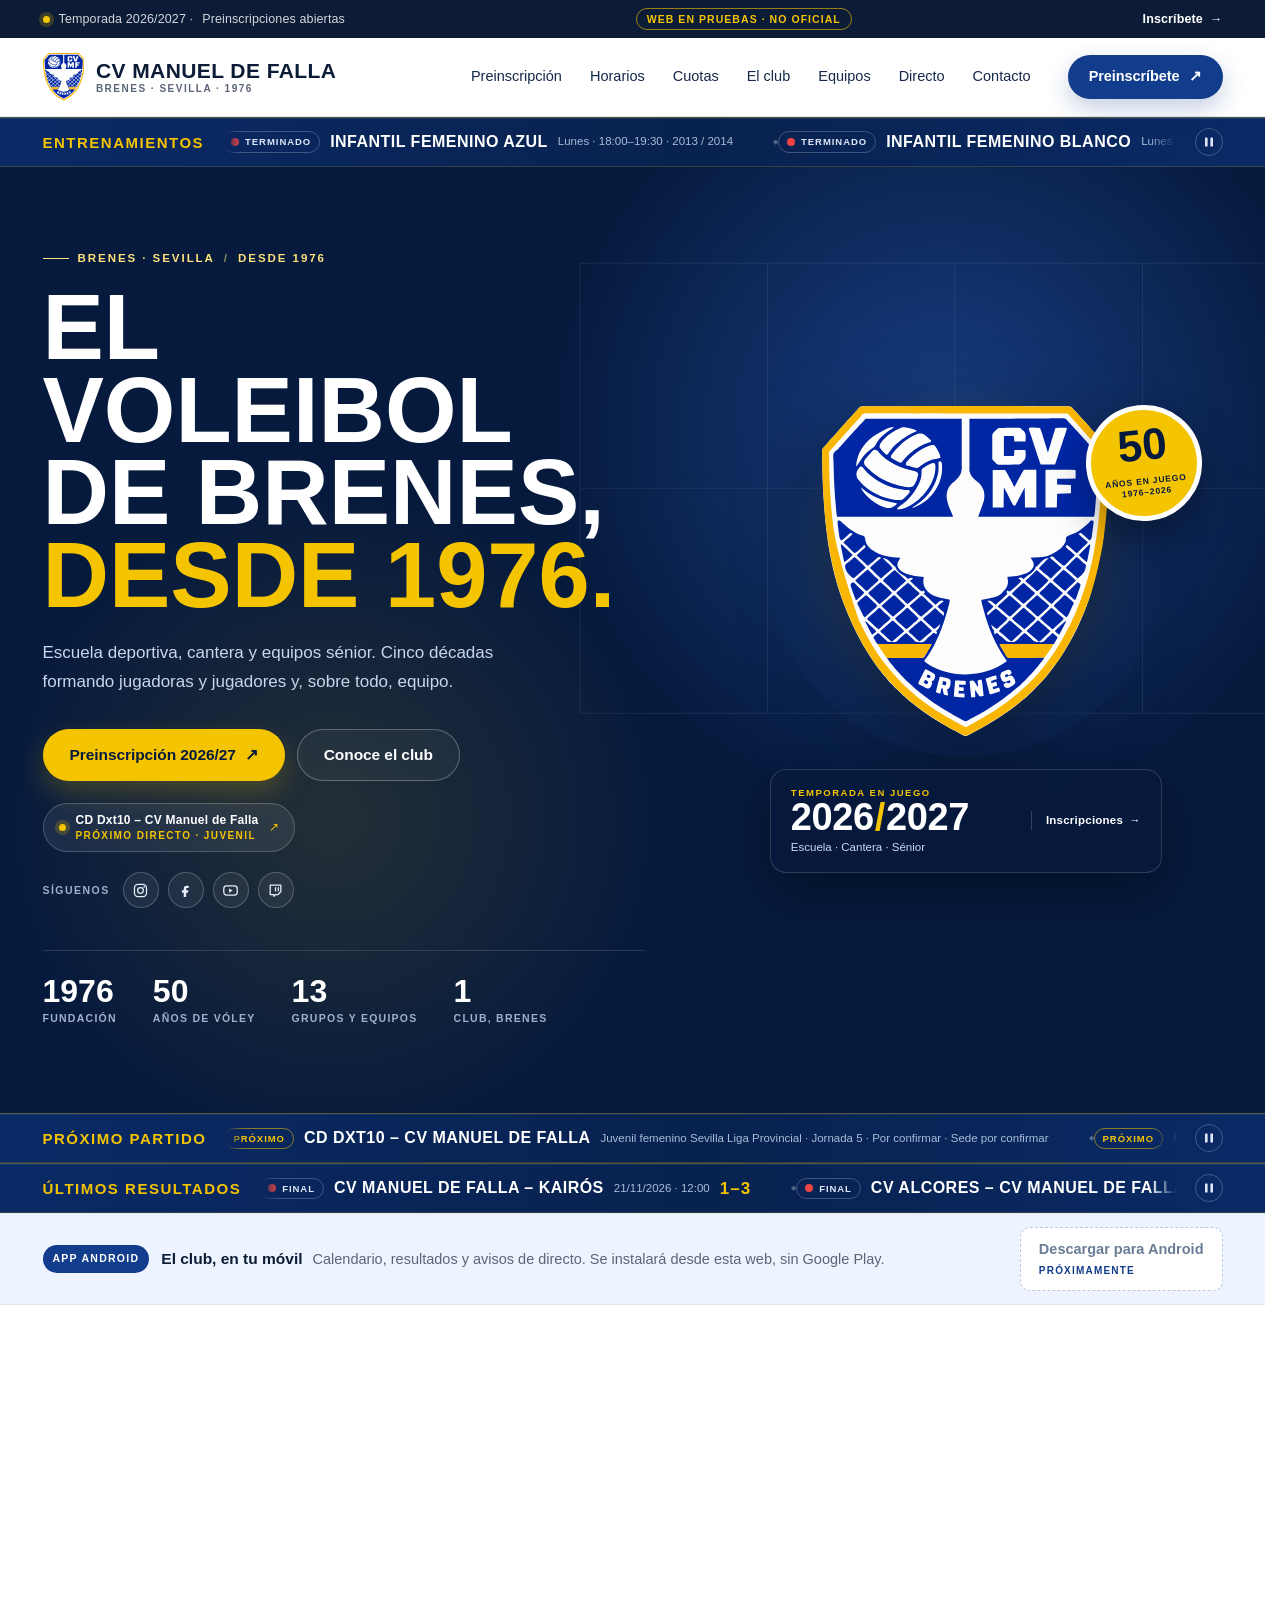
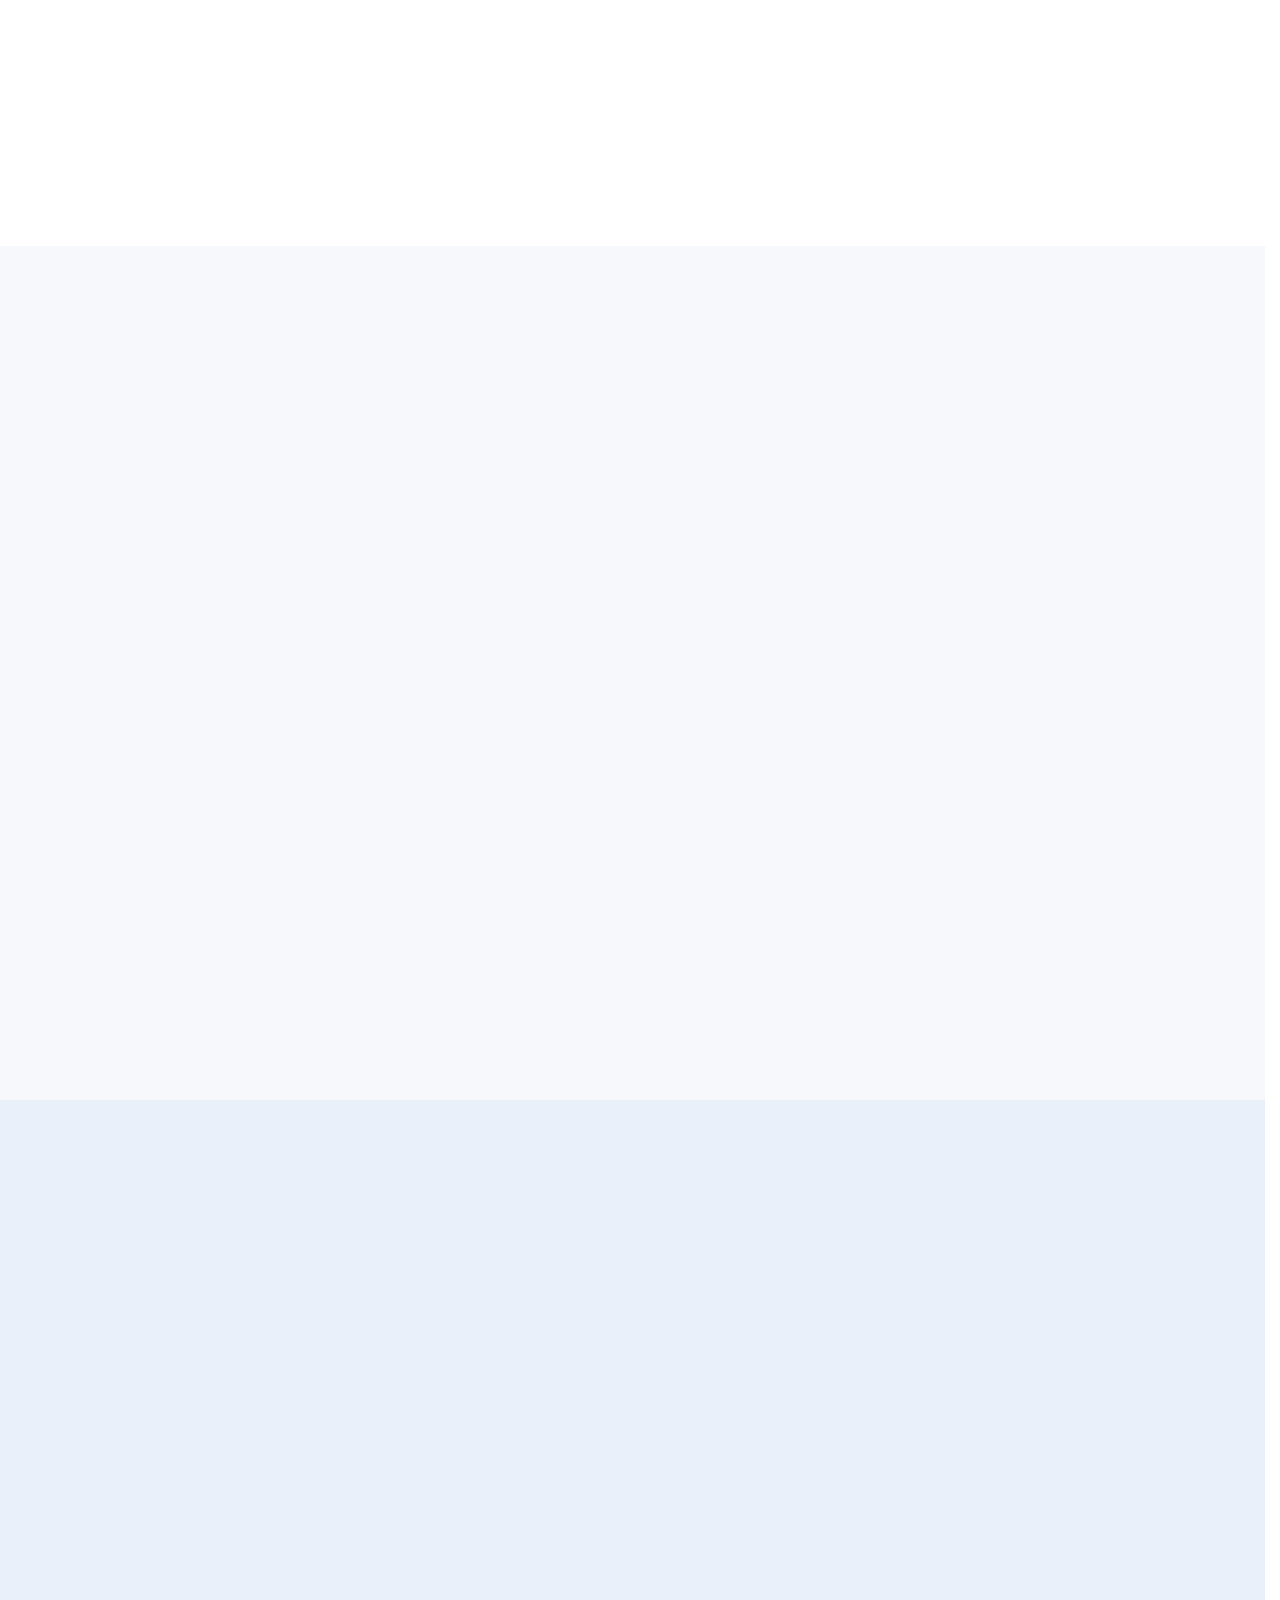
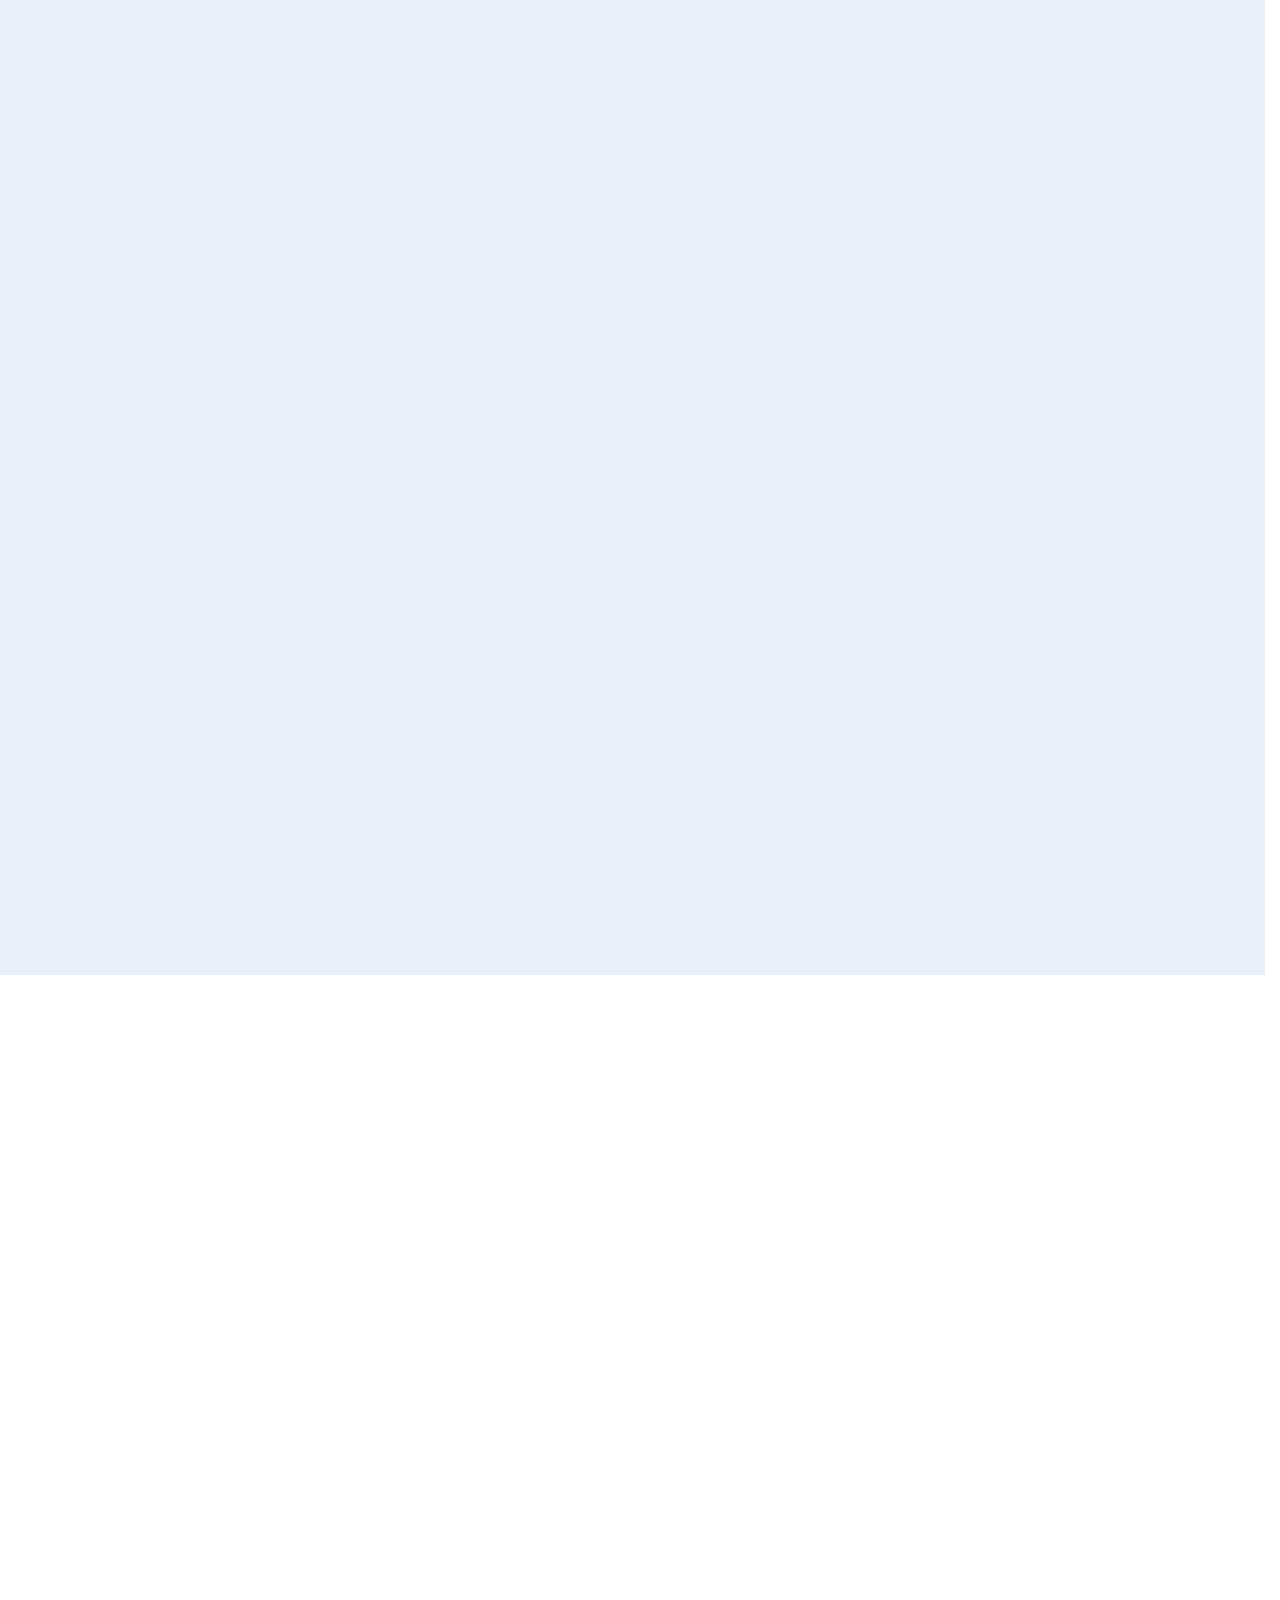
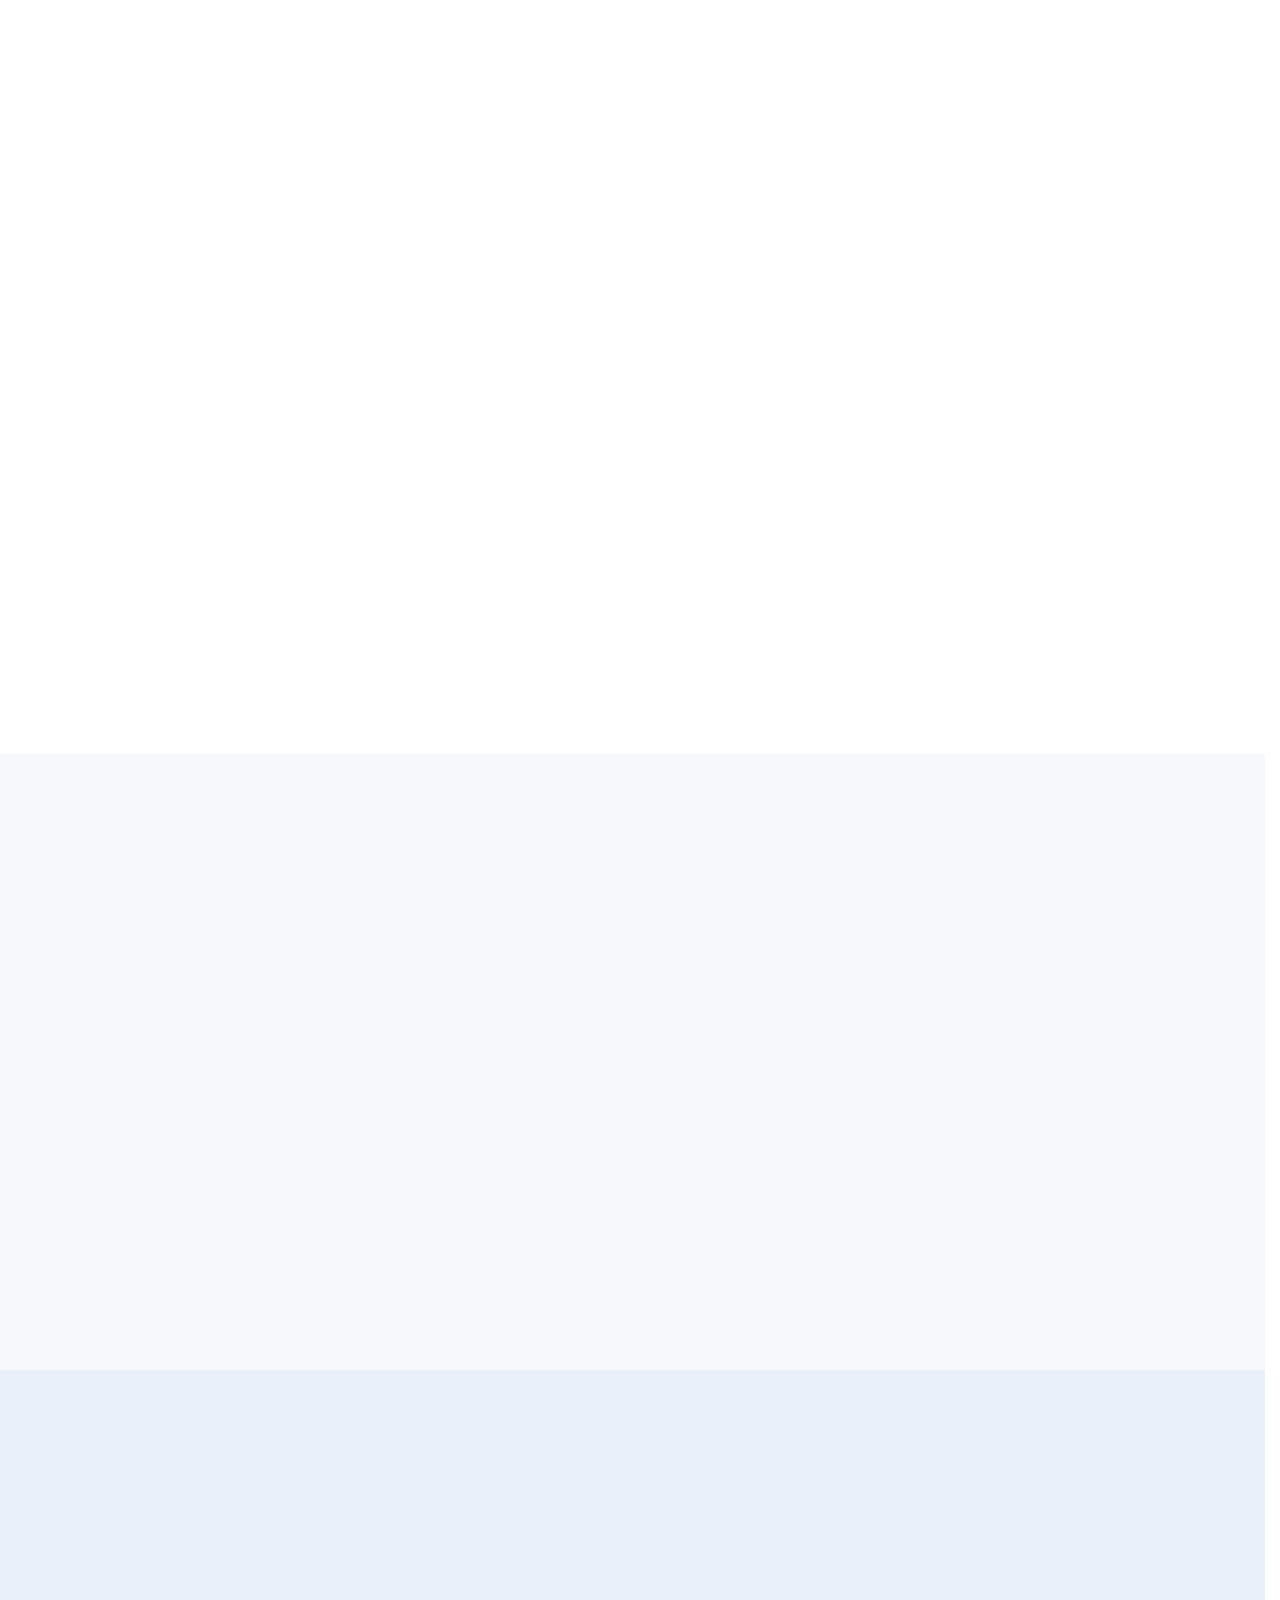
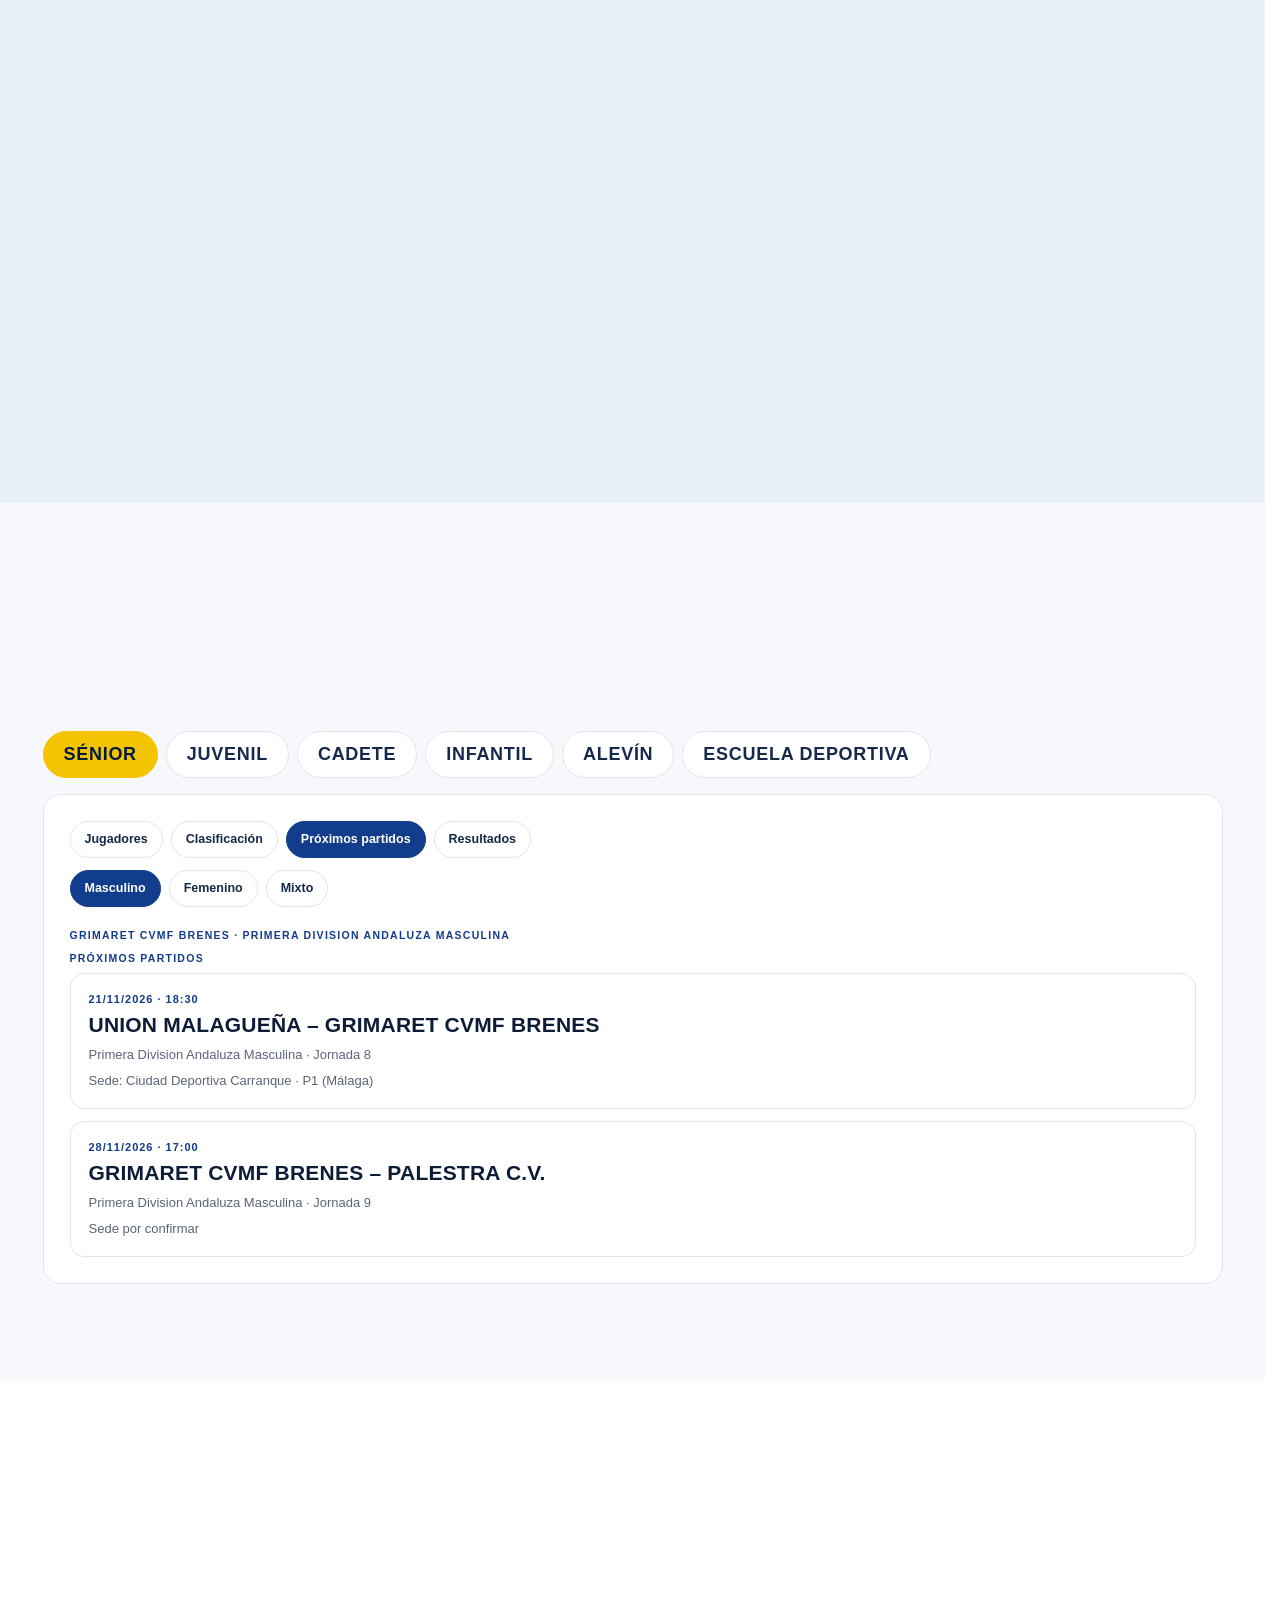
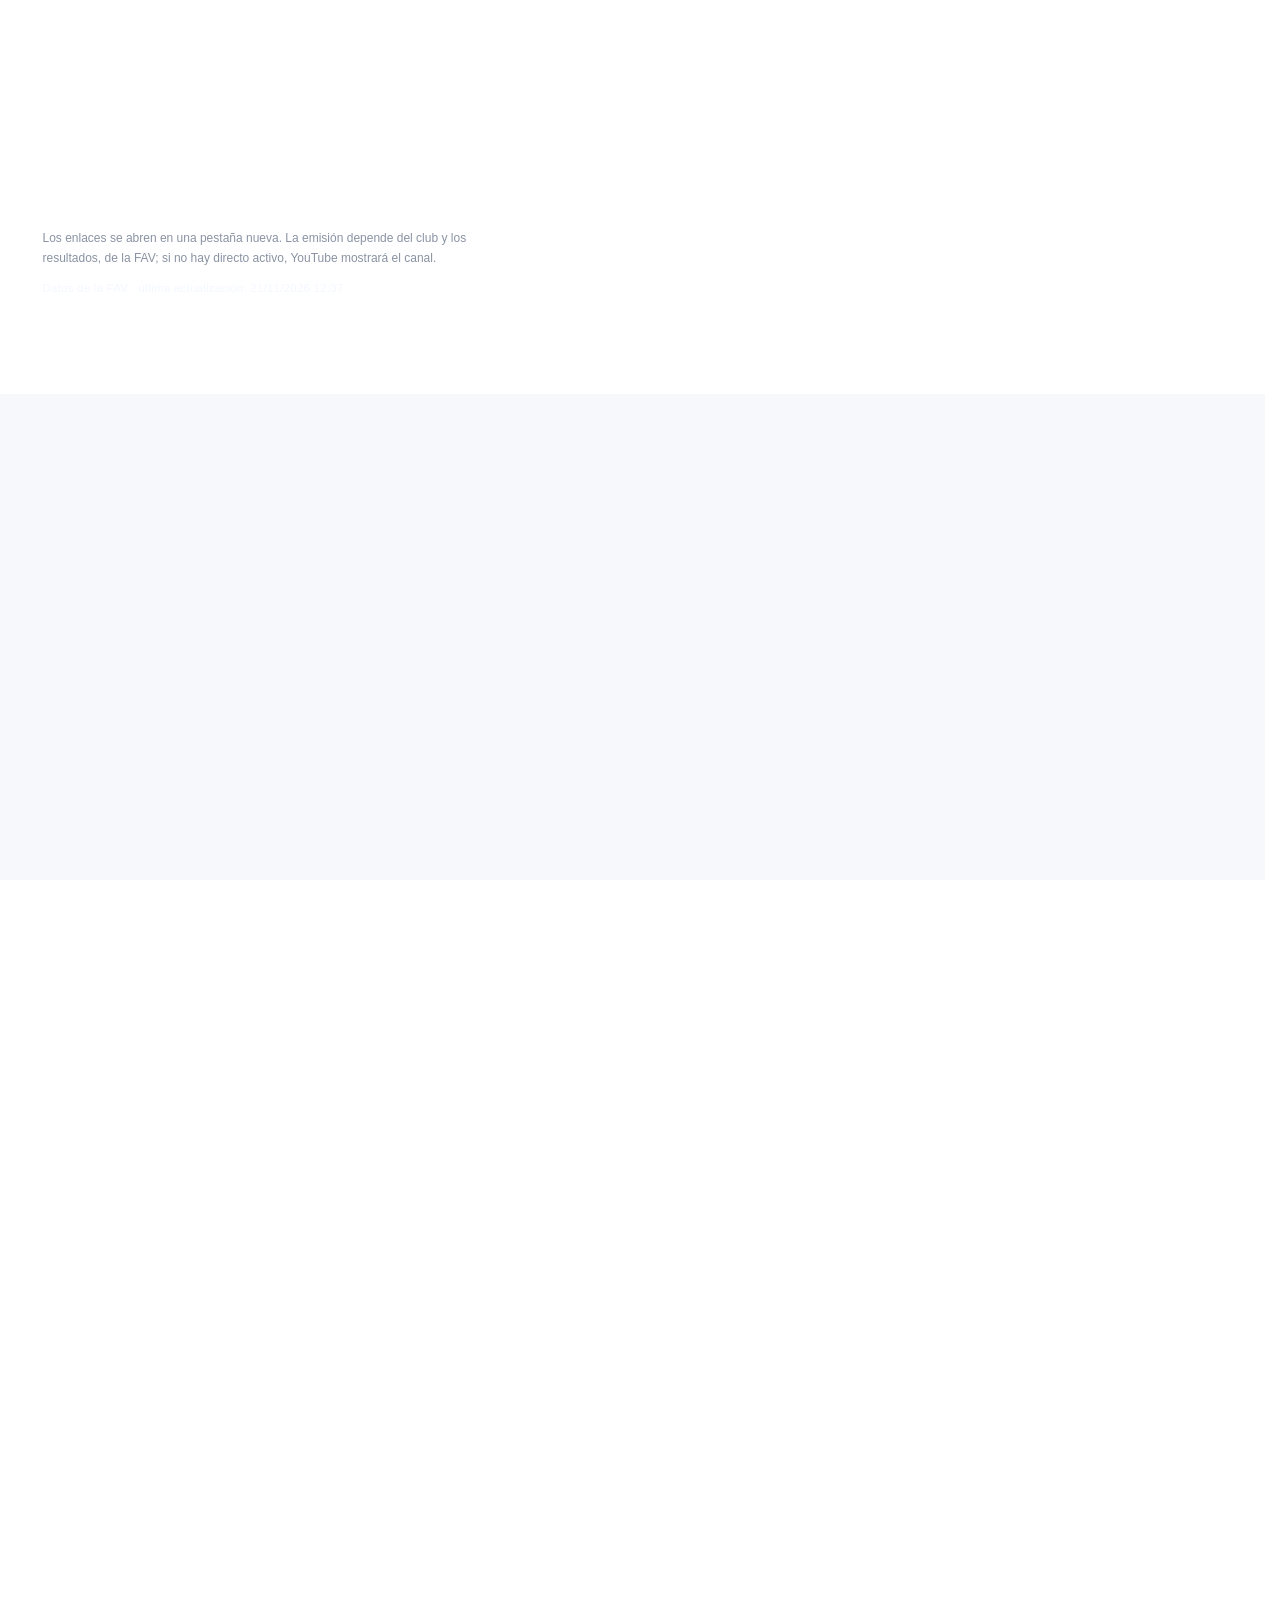
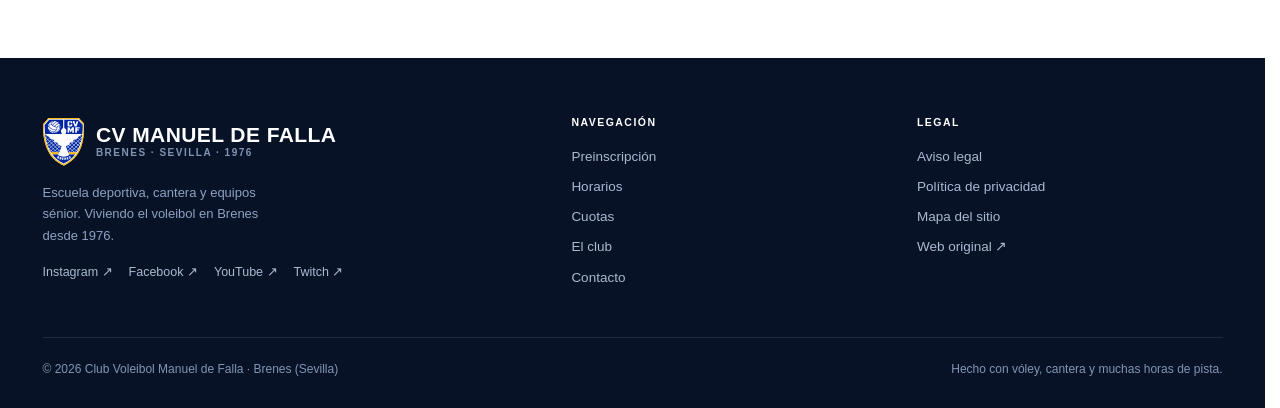
<file: ABRIR-WEB-CLUB-VOLEIBOL.html>
<!DOCTYPE html>
<html lang="es" class="no-js">
<!-- Vista previa autocontenida: CSS, JavaScript y favicon van dentro del archivo. -->
<head>
<meta charset="utf-8">
<meta name="viewport" content="width=device-width, initial-scale=1">
<meta name="color-scheme" content="light">
<meta http-equiv="Content-Security-Policy" content="default-src 'self'; script-src 'self' 'sha256-gFJc63H6Aczv5c6IZQ82BaixzglvMPnIibj0LG5RmUk=' 'sha256-HkerzdIrB1M4jqLuuHmhbNgI7ptX906bz5M96Wpzf7A='; style-src 'self' https://fonts.googleapis.com 'sha256-3B3RnebAeZcqofEDbW/ghqp6Tobc6pNrFDnPduxOJNc='; font-src 'self' https://fonts.gstatic.com; img-src 'self' data:; connect-src 'self' https://fonts.googleapis.com https://fonts.gstatic.com; frame-src https://www.youtube-nocookie.com; object-src 'none'; base-uri 'self'; form-action 'none'; upgrade-insecure-requests">
<meta name="referrer" content="strict-origin-when-cross-origin">
<title>Club Voleibol Manuel de Falla | Voleibol en Brenes desde 1976</title>
<meta name="description" content="Web oficial del Club Voleibol Manuel de Falla (Brenes, Sevilla). Escuela deportiva, cantera y equipos sénior desde 1976. Preinscripciones, horarios, cuotas y toda la historia del club.">
<meta name="theme-color" content="#0a2a66">
<script>
document.documentElement.className = document.documentElement.className.replace('no-js', 'js');
window.setTimeout(function () {
  if (!window.__cvmfReady) document.documentElement.classList.remove('js');
}, 2000);
</script>
<link rel="canonical" href="https://iawebdemos.github.io/CVMF-Web-DEMO/">
<!-- Al usar un dominio propio, cambia canonical, og:url, og:image y twitter:image por las direcciones nuevas. -->

<meta property="og:type" content="website">
<meta property="og:locale" content="es_ES">
<meta property="og:site_name" content="Club Voleibol Manuel de Falla">
<meta property="og:title" content="Club Voleibol Manuel de Falla | Voleibol en Brenes desde 1976">
<meta property="og:description" content="Escuela deportiva, cantera y equipos sénior. 50 años viviendo el voleibol en Brenes (Sevilla).">
<meta property="og:url" content="https://iawebdemos.github.io/CVMF-Web-DEMO/">
<meta property="og:image" content="https://iawebdemos.github.io/CVMF-Web-DEMO/assets/og-image.jpg?v=20261116">
<meta property="og:image:width" content="1200">
<meta property="og:image:height" content="630">
<meta property="og:image:alt" content="Escudo del Club Voleibol Manuel de Falla con el lema 50 años viviendo el vóley">
<meta name="twitter:card" content="summary_large_image">
<meta name="twitter:title" content="Club Voleibol Manuel de Falla | Voleibol en Brenes desde 1976">
<meta name="twitter:description" content="Escuela deportiva, cantera y equipos sénior. 50 años viviendo el voleibol en Brenes (Sevilla).">
<meta name="twitter:image" content="https://iawebdemos.github.io/CVMF-Web-DEMO/assets/og-image.jpg?v=20261116">

<link rel="icon" href="[data-uri]" type="image/svg+xml">
<link rel="preconnect" href="https://fonts.googleapis.com">
<link rel="preconnect" href="https://fonts.gstatic.com" crossorigin>
<link href="https://fonts.googleapis.com/css2?family=Barlow+Condensed:wght@600;700&amp;family=Inter:wght@400;500;600;700&amp;display=swap" rel="stylesheet">
<style>
/* ==========================================================================
   Club Voleibol Manuel de Falla — hoja de estilos
   ========================================================================== */

:root {
  --blue: #123c8c;
  --blue-dark: #0a2a66;
  --blue-deep: #061a3d;
  --blue-bright: #2f6fe4;
  --yellow: #f5c400;
  --yellow-soft: #ffe27a;
  --ink: #0c1c36;
  --ink-2: #15294a;
  --muted: #5b6577;
  --faint: #8a93a3;
  --line: #dfe5ef;
  --paper: #f6f8fc;
  --sand: #eaf0f9;
  --white: #ffffff;
  --display: "Barlow Condensed", "Arial Narrow", Impact, sans-serif;
  --body: "Inter", -apple-system, BlinkMacSystemFont, "Segoe UI", Roboto, Helvetica, Arial, sans-serif;
  --max: 1180px;
  --radius: 20px;
  --shadow-sm: 0 2px 8px rgba(12, 28, 54, .05);
  --shadow-md: 0 18px 40px rgba(12, 28, 54, .10);
  --shadow-lg: 0 32px 80px rgba(12, 28, 54, .18);
}

*,
*::before,
*::after { box-sizing: border-box; }

html {
  scroll-behavior: smooth;
  scrollbar-gutter: stable;
  -webkit-text-size-adjust: 100%;
}

body {
  margin: 0;
  font-family: var(--body);
  font-size: 16px;
  line-height: 1.65;
  color: var(--ink);
  background: var(--white);
  -webkit-font-smoothing: antialiased;
  text-rendering: optimizeLegibility;
}

img {
  display: block;
  max-width: 100%;
  height: auto;
}

a { color: inherit; text-decoration: none; }
p { margin: 0; }
ul, ol { margin: 0; padding: 0; list-style: none; }
h1, h2, h3, h4 {
  margin: 0;
  font-family: var(--display);
  font-weight: 700;
  letter-spacing: .01em;
  text-transform: uppercase;
  line-height: .95;
}
button { font: inherit; color: inherit; }
::selection { background: var(--blue); color: #fff; }

:focus-visible {
  outline: 3px solid var(--blue);
  outline-offset: 3px;
  border-radius: 4px;
}

.wrap {
  width: min(var(--max), calc(100% - 48px));
  margin-inline: auto;
}

.skip-link {
  position: absolute;
  left: 16px;
  top: -100px;
  z-index: 999;
  padding: 12px 18px;
  background: var(--ink);
  color: #fff;
  border-radius: 10px;
  font-weight: 600;
  transition: top .2s ease;
}
.skip-link:focus { top: 16px; }

/* --------------------------------------------------------------------------
   Botones
   -------------------------------------------------------------------------- */

.btn {
  display: inline-flex;
  align-items: center;
  justify-content: center;
  gap: 9px;
  padding: 13px 22px;
  border: 1.5px solid transparent;
  border-radius: 999px;
  font-family: var(--body);
  font-size: 14.5px;
  font-weight: 600;
  letter-spacing: -.005em;
  line-height: 1.2;
  text-transform: none;
  cursor: pointer;
  transition: transform .2s ease, background-color .2s ease, border-color .2s ease, color .2s ease, box-shadow .2s ease;
}
.btn:hover { transform: translateY(-1px); }
.btn:active { transform: translateY(0); }

.btn-primary {
  background: var(--blue);
  color: #fff;
  box-shadow: 0 10px 24px rgba(18, 60, 140, .24);
}
.btn-primary:hover { background: var(--blue-dark); }

.btn-light {
  background: var(--blue-deep);
  color: #fff;
  box-shadow: 0 8px 22px rgba(12, 28, 54, .14);
}
.btn-light:hover { background: #102b5c; }

.btn-ghost {
  border-color: rgba(255, 255, 255, .28);
  color: #fff;
  background: rgba(255, 255, 255, .04);
}
.btn-ghost:hover { background: rgba(255, 255, 255, .1); border-color: rgba(255, 255, 255, .5); }

.btn-lg { padding: 16px 26px; font-size: 15.5px; }
.btn-block { width: 100%; }

/* --------------------------------------------------------------------------
   Barra superior + cabecera
   -------------------------------------------------------------------------- */

.topbar {
  background: var(--ink);
  color: #fff;
  font-size: 12.5px;
  letter-spacing: .01em;
}
.topbar .wrap {
  display: flex;
  align-items: center;
  justify-content: space-between;
  gap: 16px;
  min-height: 38px;
}
.topbar-note {
  display: inline-flex;
  align-items: center;
  gap: 9px;
  color: #d4d6dc;
  font-weight: 500;
}
.live-dot {
  width: 7px;
  height: 7px;
  border-radius: 50%;
  background: var(--yellow);
  box-shadow: 0 0 0 4px rgba(245, 196, 0, .20);
  flex: none;
}
.topbar-link {
  display: inline-flex;
  align-items: center;
  gap: 7px;
  font-weight: 600;
  color: #fff;
  white-space: nowrap;
  transition: color .2s ease;
}
.topbar-link:hover { color: var(--yellow-soft); }

.site-header {
  position: sticky;
  top: 0;
  z-index: 60;
  background: rgba(255, 255, 255, .94);
  backdrop-filter: blur(14px);
  -webkit-backdrop-filter: blur(14px);
  border-bottom: 1px solid var(--line);
  transition: box-shadow .25s ease;
}
.site-header.scrolled { box-shadow: 0 10px 30px rgba(12, 28, 54, .07); }
.header-inner {
  position: relative;
  display: flex;
  align-items: center;
  gap: 24px;
  min-height: 78px;
}

.brand {
  display: inline-flex;
  align-items: center;
  gap: 12px;
  flex: none;
  color: var(--blue);
}
.crest { height: 48px; width: auto; flex: none; }
.brand-text { display: grid; gap: 2px; }
.brand-name {
  font-family: var(--display);
  font-size: 21px;
  font-weight: 700;
  line-height: 1;
  letter-spacing: .02em;
  text-transform: uppercase;
  color: var(--ink);
}
.brand-sub {
  font-size: 10px;
  font-weight: 600;
  letter-spacing: .15em;
  line-height: 1.2;
  text-transform: uppercase;
  color: var(--muted);
}

.nav {
  display: flex;
  align-items: center;
  gap: 2px;
  margin-left: auto;
}
.nav a {
  padding: 10px 13px;
  border-radius: 10px;
  font-size: 14.5px;
  font-weight: 500;
  color: var(--ink-2);
  transition: background-color .18s ease, color .18s ease;
}
.nav a:hover { background: var(--sand); color: var(--ink); }
.nav a.active { color: var(--blue); background: #eef3fb; }
.nav .nav-cta { display: none; }

.header-cta { flex: none; padding: 12px 20px; }

.nav-toggle {
  display: none;
  align-items: center;
  justify-content: center;
  width: 44px;
  height: 44px;
  margin-left: auto;
  border: 1px solid var(--line);
  border-radius: 12px;
  background: #fff;
  cursor: pointer;
}
.nav-toggle-bars,
.nav-toggle-bars::before,
.nav-toggle-bars::after {
  display: block;
  width: 20px;
  height: 2px;
  border-radius: 2px;
  background: var(--ink);
  transition: transform .2s ease, background-color .2s ease;
}
.nav-toggle-bars { position: relative; }
.nav-toggle-bars::before,
.nav-toggle-bars::after {
  content: "";
  position: absolute;
  left: 0;
}
.nav-toggle-bars::before { top: -6px; }
.nav-toggle-bars::after { top: 6px; }
.nav-toggle[aria-expanded="true"] .nav-toggle-bars { background: transparent; }
.nav-toggle[aria-expanded="true"] .nav-toggle-bars::before { transform: translateY(6px) rotate(45deg); }
.nav-toggle[aria-expanded="true"] .nav-toggle-bars::after { transform: translateY(-6px) rotate(-45deg); }

/* --------------------------------------------------------------------------
   Hero
   -------------------------------------------------------------------------- */

.hero {
  position: relative;
  overflow: hidden;
  background: var(--blue-deep);
  color: #fff;
}
.hero-glow {
  position: absolute;
  inset: -20% -10% auto auto;
  width: 900px;
  height: 900px;
  background: radial-gradient(circle at center, rgba(47, 111, 228, .42), transparent 62%);
  pointer-events: none;
}
.hero-glow::after {
  content: "";
  position: absolute;
  left: -520px;
  top: 480px;
  width: 720px;
  height: 720px;
  background: radial-gradient(circle at center, rgba(245, 196, 0, .12), transparent 65%);
}
.hero-court {
  position: absolute;
  top: 40px;
  right: -140px;
  width: 900px;
  max-width: none;
  color: #fff;
  opacity: .08;
  pointer-events: none;
}

.hero-grid {
  position: relative;
  display: grid;
  grid-template-columns: 1.08fr .92fr;
  align-items: center;
  gap: 64px;
  padding-top: 74px;
  padding-bottom: 86px;
}

.eyebrow {
  display: inline-flex;
  align-items: center;
  gap: 9px;
  font-size: 11.5px;
  font-weight: 700;
  letter-spacing: .17em;
  text-transform: uppercase;
  color: var(--blue);
}
.eyebrow::before {
  content: "";
  width: 26px;
  height: 1.5px;
  background: currentColor;
  flex: none;
}
.eyebrow-light { color: var(--yellow-soft); }
.eyebrow-sep { opacity: .55; }

.hero h1 {
  margin: 18px 0 22px;
  font-size: clamp(56px, 7.2vw, 92px);
  line-height: .9;
  letter-spacing: 0;
  text-transform: uppercase;
}
.hero h1 em {
  font-style: normal;
  color: var(--yellow);
}
.lede {
  max-width: 49ch;
  font-size: 17px;
  line-height: 1.7;
  color: #c9d6ec;
}

.hero-actions {
  display: flex;
  flex-wrap: wrap;
  gap: 12px;
  margin-top: 32px;
}

.hero-facts {
  display: flex;
  flex-wrap: wrap;
  gap: 18px 36px;
  margin-top: 42px;
  padding-top: 26px;
  border-top: 1px solid rgba(255, 255, 255, .13);
}
.hero-facts li { display: grid; gap: 4px; }
.hero-facts strong {
  font-family: var(--display);
  font-size: 32px;
  font-weight: 700;
  line-height: .9;
  color: #fff;
}
.hero-facts span {
  font-size: 10.5px;
  font-weight: 600;
  letter-spacing: .12em;
  text-transform: uppercase;
  color: #9fb0cc;
}

.hero-art {
  position: relative;
  display: flex;
  flex-direction: column;
  align-items: center;
  gap: 30px;
  padding: 10px 0 18px;
}
.hero-crest {
  position: relative;
  display: grid;
  place-items: center;
  width: max-content;
  padding-top: 18px;
}
.hero-crest-halo {
  position: absolute;
  left: 50%;
  top: 48%;
  width: 140%;
  aspect-ratio: 1;
  transform: translate(-50%, -50%);
  border-radius: 50%;
  background:
    radial-gradient(circle, rgba(245, 196, 0, .22), transparent 62%),
    radial-gradient(circle at 50% 62%, rgba(47, 111, 228, .28), transparent 66%);
  pointer-events: none;
}
.hero-crest .crest-hero {
  position: relative;
  height: clamp(252px, 26vw, 352px);
  width: auto;
  filter: drop-shadow(0 30px 46px rgba(0, 0, 0, .48));
}
.hero-season {
  position: relative;
  display: flex;
  align-items: center;
  gap: 18px;
  width: min(392px, 100%);
  padding: 15px 20px;
  border-radius: 16px;
  background: rgba(8, 26, 61, .55);
  border: 1px solid rgba(255, 255, 255, .16);
  box-shadow: 0 20px 46px rgba(0, 0, 0, .32);
  backdrop-filter: blur(6px);
}
.hero-season-main { display: grid; gap: 2px; }
.hero-season-kicker {
  font-size: 9.5px;
  font-weight: 700;
  letter-spacing: .16em;
  text-transform: uppercase;
  color: var(--yellow);
}
.hero-season-year {
  font-family: var(--display);
  font-size: 38px;
  font-weight: 700;
  line-height: .82;
  letter-spacing: -.01em;
  color: #fff;
}
.hero-season-year span { color: var(--yellow); padding: 0 1px; }
.hero-season-meta { margin-top: 2px; font-size: 11.5px; font-weight: 500; color: #c9d9f4; }
.hero-season-link {
  display: inline-flex;
  align-items: center;
  gap: 6px;
  margin-left: auto;
  padding-left: 14px;
  font-size: 11.5px;
  font-weight: 700;
  letter-spacing: .02em;
  color: #fff;
  white-space: nowrap;
  border-left: 1px solid rgba(255, 255, 255, .18);
}
.hero-season-link:hover { color: var(--yellow); }
.hero-season-link span { transition: transform .2s ease; }
.hero-season-link:hover span { transform: translateX(2px); }

.hero-live {
  display: inline-flex;
  align-items: center;
  gap: 10px;
  max-width: 100%;
  margin-top: 22px;
  padding: 9px 15px;
  border-radius: 999px;
  background: rgba(255, 255, 255, .07);
  border: 1px solid rgba(255, 255, 255, .2);
  font-size: 12px;
  font-weight: 500;
  letter-spacing: .02em;
  color: #dfe8f8;
  transition: background .2s ease, border-color .2s ease, transform .2s ease;
}
.hero-live strong { color: #fff; font-weight: 700; }
.hero-live-text { display: grid; gap: 2px; min-width: 0; }
.hero-live-text strong { line-height: 1.25; overflow-wrap: anywhere; }
.hero-live-state {
  font-size: 10px;
  font-weight: 800;
  letter-spacing: .14em;
  line-height: 1.2;
  text-transform: uppercase;
  color: var(--yellow);
}
.hero-live:hover {
  background: rgba(245, 196, 0, .14);
  border-color: rgba(245, 196, 0, .5);
  transform: translateY(-1px);
}
.hero-live-arrow { font-size: 12px; color: var(--yellow); flex: none; }

.hero-social {
  display: flex;
  flex-wrap: wrap;
  align-items: center;
  gap: 9px;
  margin-top: 20px;
}
.hero-social-label {
  margin-right: 4px;
  font-size: 10.5px;
  font-weight: 700;
  letter-spacing: .14em;
  text-transform: uppercase;
  color: #9fb0cc;
}
.hero-social a {
  display: grid;
  place-items: center;
  width: 36px;
  height: 36px;
  border: 1px solid rgba(255, 255, 255, .22);
  border-radius: 50%;
  background: rgba(255, 255, 255, .06);
  color: #e7eefb;
  transition: background .18s ease, border-color .18s ease, color .18s ease, transform .18s ease;
}
.hero-social a:hover {
  border-color: var(--yellow);
  background: var(--yellow);
  color: var(--ink);
  transform: translateY(-2px);
}
.hero-social svg { width: 17px; height: 17px; }

.anniversary {
  position: absolute;
  top: 5%;
  right: calc(8% - 116px);
  display: grid;
  place-items: center;
  width: 116px;
  height: 116px;
  padding: 10px;
  border-radius: 50%;
  background: var(--yellow);
  border: 5px solid #fff;
  color: var(--blue-deep);
  text-align: center;
  box-shadow: 0 18px 40px rgba(0, 0, 0, .35);
  transform: rotate(-6deg);
}
.anniversary-num {
  font-family: var(--display);
  font-size: 44px;
  font-weight: 700;
  line-height: .75;
}
.anniversary-text {
  font-size: 8.5px;
  font-weight: 700;
  letter-spacing: .1em;
  line-height: 1.35;
  text-transform: uppercase;
}

/* Tira de resultados en movimiento */

.live-ticker {
  position: relative;
  overflow: hidden;
  background: linear-gradient(90deg, #0a2a66 0%, #08224f 55%, #0a2a66 100%);
  color: #fff;
  border-top: 1px solid rgba(245, 196, 0, .32);
  border-bottom: 1px solid rgba(245, 196, 0, .18);
  box-shadow: inset 0 1px 0 rgba(255, 255, 255, .06);
}
.live-ticker[hidden] { display: none; }
.live-ticker-inner {
  display: flex;
  align-items: center;
  gap: 18px;
  padding-block: 10px;
}
.live-ticker-badge {
  display: inline-flex;
  align-items: center;
  gap: 8px;
  flex: none;
  font-family: var(--display);
  font-size: 15px;
  font-weight: 700;
  letter-spacing: .1em;
  line-height: 1;
  text-transform: uppercase;
  color: var(--yellow);
  white-space: nowrap;
}
.live-ticker-viewport {
  flex: 1;
  min-width: 0;
  overflow: hidden;
  -webkit-mask-image: linear-gradient(90deg, transparent 0, #000 20px, #000 calc(100% - 28px), transparent 100%);
  mask-image: linear-gradient(90deg, transparent 0, #000 20px, #000 calc(100% - 28px), transparent 100%);
}
.live-ticker-track {
  display: flex;
  width: max-content;
  animation: live-ticker-scroll var(--ticker-duration, 34s) linear infinite;
}
.live-ticker.is-paused .live-ticker-track,
.live-ticker:hover .live-ticker-track,
.live-ticker:focus-within .live-ticker-track { animation-play-state: paused; }
@keyframes live-ticker-scroll {
  from { transform: translate3d(0, 0, 0); }
  to { transform: translate3d(-50%, 0, 0); }
}
.live-ticker-group {
  display: flex;
  align-items: center;
  flex: none;
}
.live-ticker-item {
  display: inline-flex;
  align-items: center;
  gap: 10px;
  font-size: 12.5px;
  line-height: 1.2;
  color: #dfe8f8;
  white-space: nowrap;
}
.live-ticker-item::after {
  content: "◆";
  margin-left: 30px;
  font-size: 7px;
  color: rgba(255, 255, 255, .3);
}
.live-ticker-item:hover .live-ticker-match { color: var(--yellow); }
.live-ticker-state {
  display: inline-flex;
  align-items: center;
  gap: 6px;
  flex: none;
  padding: 3px 8px;
  border: 1px solid rgba(255, 255, 255, .22);
  border-radius: 999px;
  font-size: 9.5px;
  font-weight: 800;
  letter-spacing: .1em;
  line-height: 1.4;
  text-transform: uppercase;
  color: #dfe8f8;
}
.live-ticker-state .live-dot {
  width: 6px;
  height: 6px;
  box-shadow: none;
}
.live-ticker-state-live {
  background: var(--yellow);
  border-color: var(--yellow);
  color: var(--blue-deep);
}
.live-ticker-state-live .live-dot {
  background: var(--blue-deep);
  animation: live-pulse 1.6s ease-in-out infinite;
}
.live-ticker-state-next {
  border-color: rgba(245, 196, 0, .55);
  color: var(--yellow);
}
.live-ticker-state-final { color: #c9d9f4; }
.strip-dot {
  width: 8px;
  height: 8px;
  border-radius: 50%;
  flex: none;
}
.strip-dot-live {
  background: #22c55e;
  box-shadow: 0 0 0 3px rgba(34, 197, 94, .28);
  animation: live-pulse 1.6s ease-in-out infinite;
}
.strip-dot-done { background: #ef4444; }
.strip-dot-soon { background: #f59e0b; }
@keyframes live-pulse {
  0%, 100% { opacity: 1; }
  50% { opacity: .3; }
}
.live-ticker-match {
  font-family: var(--display);
  font-size: 16px;
  font-weight: 700;
  letter-spacing: .03em;
  line-height: 1;
  text-transform: uppercase;
  color: #fff;
}
.live-ticker-meta { font-size: 11.5px; color: #a9bcd8; }
.live-ticker-score {
  font-family: var(--display);
  font-size: 17px;
  font-weight: 700;
  letter-spacing: .06em;
  line-height: 1;
  color: var(--yellow);
}
.live-ticker-tag {
  padding: 2px 6px;
  border: 1px dashed rgba(245, 196, 0, .55);
  border-radius: 4px;
  font-size: 9px;
  font-weight: 700;
  letter-spacing: .12em;
  line-height: 1.5;
  text-transform: uppercase;
  color: var(--yellow-soft);
}
.live-ticker-toggle {
  display: grid;
  place-items: center;
  flex: none;
  width: 28px;
  height: 28px;
  padding: 0;
  border: 1px solid rgba(255, 255, 255, .22);
  border-radius: 50%;
  background: transparent;
  color: #dfe8f8;
  cursor: pointer;
  transition: border-color .2s ease, color .2s ease;
}
.live-ticker-toggle:hover { border-color: var(--yellow); color: var(--yellow); }
.live-ticker-toggle svg { width: 12px; height: 12px; }
.live-ticker-toggle .icon-play { display: none; }
.live-ticker-toggle[aria-pressed="true"] .icon-pause { display: none; }
.live-ticker-toggle[aria-pressed="true"] .icon-play { display: block; }



/* --------------------------------------------------------------------------
   Secciones
   -------------------------------------------------------------------------- */

.section { padding: 96px 0; }
.section-paper { background: var(--paper); }
.section-sand { background: var(--sand); }

section[id] { scroll-margin-top: 96px; }

.section-head {
  display: flex;
  align-items: end;
  justify-content: space-between;
  gap: 40px;
  margin-bottom: 40px;
}
.section-head > p {
  max-width: 42ch;
  padding-bottom: 6px;
  font-size: 15px;
  line-height: 1.65;
  color: var(--muted);
}
.kicker {
  display: inline-flex;
  align-items: center;
  gap: 9px;
  margin-bottom: 12px;
  font-size: 11.5px;
  font-weight: 700;
  letter-spacing: .16em;
  text-transform: uppercase;
  color: var(--blue);
}
.kicker::before {
  content: "";
  width: 22px;
  height: 1.5px;
  background: currentColor;
}
.kicker-light { color: var(--yellow-soft); }

h2 {
  font-size: clamp(38px, 4.6vw, 56px);
  line-height: .94;
}
.club-copy h2,
.contact h2 { margin-bottom: 18px; }

/* Tarjetas de acceso rápido */

.quick-grid {
  display: grid;
  grid-template-columns: repeat(3, 1fr);
  gap: 18px;
}
.quick-card {
  position: relative;
  display: flex;
  flex-direction: column;
  justify-content: space-between;
  gap: 40px;
  min-height: 218px;
  padding: 28px;
  border: 1px solid var(--line);
  border-radius: var(--radius);
  background: #fff;
  overflow: hidden;
  transition: transform .25s ease, border-color .25s ease, box-shadow .25s ease;
}
.quick-card::after {
  content: "";
  position: absolute;
  right: -60px;
  bottom: -70px;
  width: 170px;
  height: 170px;
  border-radius: 50%;
  border: 1px solid var(--line);
  transition: transform .4s ease, border-color .4s ease;
}
.quick-card:hover {
  transform: translateY(-4px);
  border-color: #c9d5e8;
  box-shadow: var(--shadow-md);
}
.quick-card:hover::after { transform: scale(1.15); border-color: #bcd2f5; }
.quick-num {
  font-family: var(--display);
  font-size: 13px;
  font-weight: 700;
  letter-spacing: .16em;
  color: var(--blue);
}
.quick-card h3 {
  margin-bottom: 8px;
  font-size: 28px;
  letter-spacing: .015em;
}
.quick-card p {
  max-width: 28ch;
  font-size: 14px;
  line-height: 1.55;
  color: var(--muted);
}
.quick-arrow {
  position: absolute;
  top: 26px;
  right: 26px;
  display: grid;
  place-items: center;
  width: 36px;
  height: 36px;
  border-radius: 50%;
  border: 1px solid var(--line);
  font-size: 15px;
  color: var(--ink);
  transition: background-color .2s ease, color .2s ease, border-color .2s ease;
}
.quick-card:hover .quick-arrow {
  background: var(--blue);
  border-color: var(--blue);
  color: #fff;
}

/* --------------------------------------------------------------------------
   Preinscripción
   -------------------------------------------------------------------------- */

.preins-grid {
  display: grid;
  grid-template-columns: 1.08fr .92fr;
  gap: 64px;
  align-items: start;
}

.steps { counter-reset: step; }
.steps li {
  counter-increment: step;
  display: grid;
  grid-template-columns: 46px 1fr;
  gap: 16px;
  padding: 22px 0;
  border-top: 1px solid var(--line);
}
.steps li:first-child { border-top: 0; padding-top: 0; }
.steps li::before {
  content: "0" counter(step);
  font-family: var(--display);
  font-size: 27px;
  font-weight: 700;
  line-height: 1;
  color: var(--blue);
}
.steps h3 {
  margin-bottom: 5px;
  font-family: var(--body);
  font-size: 16.5px;
  font-weight: 600;
  letter-spacing: -.01em;
  line-height: 1.35;
  text-transform: none;
}
.steps p {
  max-width: 46ch;
  font-size: 14.5px;
  line-height: 1.6;
  color: var(--muted);
}

.disclosure {
  margin-top: 22px;
  border: 1px solid var(--line);
  border-radius: 14px;
  background: #fff;
  padding: 0 18px;
}
.disclosure summary {
  display: flex;
  align-items: center;
  justify-content: space-between;
  gap: 14px;
  padding: 16px 0;
  font-size: 14px;
  font-weight: 600;
  cursor: pointer;
  list-style: none;
}
.disclosure summary::-webkit-details-marker { display: none; }
.disclosure summary::after {
  content: "+";
  flex: none;
  font-size: 21px;
  font-weight: 400;
  line-height: 1;
  color: var(--blue);
  transition: transform .2s ease;
}
.disclosure[open] summary::after { transform: rotate(45deg); }
.disclosure p {
  padding: 0 0 18px;
  font-size: 13.5px;
  line-height: 1.65;
  color: var(--muted);
}

.signup-card {
  position: relative;
  overflow: hidden;
  padding: 40px;
  border-radius: 24px;
  background: linear-gradient(145deg, #1b56c4 0%, var(--blue) 46%, #071f4d 100%);
  color: #fff;
  box-shadow: 0 30px 60px rgba(18, 60, 140, .24);
}
.signup-lines {
  position: absolute;
  right: -110px;
  bottom: -120px;
  width: 330px;
  height: 330px;
  border: 1px solid rgba(255, 255, 255, .22);
  border-radius: 50%;
  pointer-events: none;
}
.signup-lines::after {
  content: "";
  position: absolute;
  inset: 56px;
  border: 1px solid rgba(255, 255, 255, .18);
  border-radius: 50%;
}
.signup-kicker {
  position: relative;
  margin-bottom: 12px;
  font-size: 11px;
  font-weight: 700;
  letter-spacing: .16em;
  text-transform: uppercase;
  color: #cfe0ff;
}
.signup-card h3 {
  position: relative;
  margin-bottom: 14px;
  font-size: clamp(38px, 4vw, 46px);
  line-height: .92;
}
.signup-text {
  position: relative;
  max-width: 30ch;
  margin-bottom: 24px;
  font-size: 14.5px;
  line-height: 1.6;
  color: #dbe7ff;
}
.signup-card .btn { position: relative; }
.signup-links {
  position: relative;
  display: grid;
  margin-top: 24px;
  border-top: 1px solid rgba(255, 255, 255, .25);
}
.signup-links a {
  display: flex;
  align-items: center;
  justify-content: space-between;
  gap: 12px;
  padding: 13px 0;
  border-bottom: 1px solid rgba(255, 255, 255, .18);
  font-size: 13.5px;
  font-weight: 500;
  color: #fff;
  transition: padding-left .2s ease;
}
.signup-links a:hover { padding-left: 4px; }
.signup-note {
  position: relative;
  margin-top: 20px;
  font-size: 12px;
  color: #c8dbff;
}
.signup-note a {
  color: #fff;
  text-decoration: underline;
  text-underline-offset: 3px;
}

/* --------------------------------------------------------------------------
   Actualidad
   -------------------------------------------------------------------------- */

.news-grid {
  display: grid;
  grid-template-columns: repeat(4, 1fr);
  gap: 16px;
}
.news-card {
  position: relative;
  display: flex;
  flex-direction: column;
  justify-content: flex-end;
  gap: 30px;
  min-height: 292px;
  padding: 26px;
  border-radius: var(--radius);
  overflow: hidden;
  transition: transform .25s ease, box-shadow .25s ease, border-color .25s ease;
}
.news-card:hover { transform: translateY(-4px); box-shadow: var(--shadow-md); }
.news-mark {
  position: absolute;
  top: 14px;
  right: 18px;
  font-family: var(--display);
  font-size: 62px;
  font-weight: 700;
  line-height: 1;
  opacity: .14;
  letter-spacing: .02em;
  pointer-events: none;
}
.news-content { position: relative; }
.news-tag {
  display: inline-block;
  margin-bottom: 10px;
  font-size: 10.5px;
  font-weight: 700;
  letter-spacing: .14em;
  text-transform: uppercase;
  opacity: .72;
}
.news-card h3 {
  margin-bottom: 8px;
  font-size: 23px;
  line-height: .98;
  letter-spacing: .015em;
}
.news-card p {
  font-size: 13px;
  line-height: 1.55;
  opacity: .78;
}
.news-arrow {
  position: absolute;
  top: 24px;
  left: 26px;
  font-size: 18px;
  opacity: .7;
  transition: transform .25s ease;
}
.news-card:hover .news-arrow { transform: translate(3px, -3px); }

.news-navy { background: var(--ink); color: #fff; }
.news-yellow { background: var(--yellow); color: var(--blue-deep); }
.news-sand { background: var(--sand); color: var(--ink); border: 1px solid #dde5f1; }
.news-sand .news-tag, .news-sand p { color: #5b6577; opacity: 1; }
.news-outline { background: #fff; color: var(--ink); border: 1px solid var(--line); }
.news-outline .news-tag, .news-outline p { color: var(--muted); opacity: 1; }

/* --------------------------------------------------------------------------
   El club
   -------------------------------------------------------------------------- */

.club-grid {
  display: grid;
  grid-template-columns: 1.04fr .96fr;
  gap: 72px;
  align-items: center;
}
.club-copy > p {
  margin-bottom: 16px;
  font-size: 15.5px;
  line-height: 1.75;
  color: #4d5a70;
}
.club-copy > p:first-of-type { margin-top: 24px; }

.club-quote {
  margin: 30px 0;
  padding: 4px 0 4px 22px;
  border-left: 3px solid var(--blue);
}
.club-quote p {
  font-family: var(--display);
  font-size: 30px;
  font-weight: 600;
  line-height: 1.05;
  text-transform: uppercase;
  color: var(--ink);
}
.club-quote cite {
  display: block;
  margin-top: 8px;
  font-family: var(--body);
  font-style: normal;
  font-size: 12px;
  font-weight: 500;
  letter-spacing: .03em;
  color: var(--muted);
}

.values {
  display: grid;
  grid-template-columns: 1fr 1fr;
  gap: 12px;
}
.value {
  padding: 24px;
  border: 1px solid #d5deec;
  border-radius: 16px;
  background: rgba(255, 255, 255, .62);
  transition: background-color .25s ease, transform .25s ease;
}
.value:hover { background: #fff; transform: translateY(-2px); }
.value-icon {
  display: block;
  margin-bottom: 26px;
  font-family: var(--display);
  font-size: 12px;
  font-weight: 700;
  letter-spacing: .16em;
  color: var(--blue);
}
.value h3 { margin-bottom: 7px; font-size: 24px; }
.value p { font-size: 13.5px; line-height: 1.55; color: var(--muted); }

/* --------------------------------------------------------------------------
   Temporadas
   -------------------------------------------------------------------------- */

.season-grid {
  display: grid;
  grid-template-columns: repeat(3, 1fr);
  gap: 10px;
}
.season-link {
  display: flex;
  align-items: center;
  justify-content: space-between;
  gap: 12px;
  padding: 16px 18px;
  border: 1px solid var(--line);
  border-radius: 12px;
  background: #fff;
  color: var(--ink);
  transition: border-color .2s ease, color .2s ease, transform .2s ease, background-color .2s ease;
}
.season-year {
  font-family: var(--display);
  font-size: 19px;
  font-weight: 600;
  letter-spacing: .04em;
}
.season-link span:last-child { font-size: 13px; color: var(--faint); transition: color .2s ease; }
.season-link:hover {
  border-color: #a9c2ec;
  background: #f3f7ff;
  color: var(--blue);
  transform: translateY(-1px);
}
.season-link:hover span:last-child { color: var(--blue); }

/* --------------------------------------------------------------------------
   Directo
   -------------------------------------------------------------------------- */

.live-section { background: #fff; }
.live-grid {
  display: grid;
  grid-template-columns: repeat(2, minmax(0, 1fr));
  gap: 16px;
}
.live-card {
  position: relative;
  display: grid;
  grid-template-columns: 50px minmax(0, 1fr);
  grid-template-areas:
    "icon body"
    "cta  cta";
  align-items: start;
  gap: 18px;
  padding: 26px;
  border: 1px solid var(--line);
  border-radius: 18px;
  background: #fff;
  color: var(--ink);
  transition: transform .25s ease, border-color .25s ease, box-shadow .25s ease;
}
.live-card:hover {
  transform: translateY(-3px);
  border-color: #ccd8ea;
  box-shadow: var(--shadow-md);
}
.live-card-icon {
  grid-area: icon;
  display: grid;
  place-items: center;
  width: 50px;
  height: 50px;
  border-radius: 14px;
  background: #eef4ff;
  color: var(--blue);
}
.live-card-icon svg { width: 24px; height: 24px; }
.live-card-body { grid-area: body; display: grid; gap: 6px; }
.live-card-body strong {
  font-family: var(--display);
  font-size: 24px;
  font-weight: 700;
  line-height: 1;
  letter-spacing: .02em;
  text-transform: uppercase;
  overflow-wrap: anywhere;
}
.live-card-body span { font-size: 13.5px; line-height: 1.5; color: var(--muted); }
.live-card-cta {
  grid-area: cta;
  display: inline-flex;
  align-items: center;
  gap: 6px;
  justify-self: start;
  margin-top: 2px;
  font-size: 12px;
  font-weight: 700;
  letter-spacing: .06em;
  text-transform: uppercase;
  color: var(--blue);
}
.live-card-cta span { font-size: 13px; transition: transform .2s ease; }
.live-card:hover .live-card-cta span { transform: translate(2px, -2px); }

.live-card-live {
  border-color: transparent;
  color: #fff;
  background:
    radial-gradient(circle at 88% 10%, rgba(245, 196, 0, .24), transparent 40%),
    linear-gradient(150deg, #1648a8 0%, #0a2a66 60%, #061a3d 100%);
  box-shadow: var(--shadow-md);
}
.live-card-live:hover { border-color: transparent; }
.live-card-live .live-card-icon { background: rgba(255, 255, 255, .12); color: var(--yellow); }
.live-card-live .live-card-body span { color: #c9d9f4; }
.live-card-live .live-card-cta { color: var(--yellow); }
.live-note {
  margin-top: 18px;
  max-width: 72ch;
  font-size: 12px;
  color: var(--faint);
}

/* Reproductor de nivel 2 (carga al pulsar) */

.live-player {
  display: grid;
  grid-template-columns: minmax(0, .9fr) minmax(0, 1.5fr);
  grid-template-areas:
    "head frame"
    "note note";
  align-items: center;
  gap: 16px 24px;
  margin-top: 18px;
  padding: 22px;
  border: 1px solid var(--line);
  border-radius: 18px;
  background: var(--paper);
}
.live-player[hidden] { display: none; }
.live-player-head {
  grid-area: head;
  display: grid;
  gap: 4px;
}
.live-player-kicker {
  display: inline-flex;
  align-items: center;
  gap: 8px;
  font-size: 10.5px;
  font-weight: 800;
  letter-spacing: .12em;
  line-height: 1.3;
  text-transform: uppercase;
  color: var(--blue);
}
.live-player-kicker .live-dot {
  width: 6px;
  height: 6px;
  background: var(--blue);
  box-shadow: 0 0 0 3px rgba(18, 60, 140, .12);
}
.live-player-head h3 {
  font-size: 26px;
  color: var(--ink);
  overflow-wrap: anywhere;
}
.live-player-meta {
  font-size: 12px;
  color: var(--muted);
}
.live-player-frame {
  grid-area: frame;
  position: relative;
  overflow: hidden;
  aspect-ratio: 16 / 9;
  border-radius: 14px;
  background:
    radial-gradient(circle at 80% 16%, rgba(245, 196, 0, .2), transparent 46%),
    linear-gradient(150deg, #1648a8 0%, #0a2a66 62%, #061a3d 100%);
}
.live-player-frame iframe {
  display: block;
  width: 100%;
  height: 100%;
  border: 0;
}
.live-player-poster {
  position: absolute;
  inset: 0;
  display: flex;
  align-items: center;
  gap: 18px;
  width: 100%;
  padding: clamp(18px, 4vw, 40px);
  border: 0;
  background: transparent;
  color: #fff;
  text-align: left;
  cursor: pointer;
}
.live-player-play-icon {
  display: grid;
  place-items: center;
  flex: none;
  width: 64px;
  height: 64px;
  border-radius: 50%;
  background: var(--yellow);
  color: var(--blue-deep);
  box-shadow: 0 14px 34px rgba(6, 26, 61, .4);
  transition: transform .2s ease;
}
.live-player-poster:hover .live-player-play-icon { transform: scale(1.06); }
.live-player-play-icon svg { width: 26px; height: 26px; margin-left: 3px; }
.live-player-poster-text {
  display: grid;
  gap: 5px;
  min-width: 0;
}
.live-player-poster-text strong {
  font-family: var(--display);
  font-size: clamp(19px, 2.6vw, 29px);
  font-weight: 700;
  letter-spacing: .02em;
  line-height: 1;
  text-transform: uppercase;
}
.live-player-poster-text span {
  font-size: 12px;
  line-height: 1.4;
  color: #c9d9f4;
}
.live-player-note {
  grid-area: note;
  max-width: 80ch;
  font-size: 12px;
  line-height: 1.5;
  color: var(--muted);
}
.live-player-note a {
  color: var(--blue);
  text-decoration: underline;
  text-underline-offset: 2px;
}

.live-demo-note {
  margin-top: 16px;
  padding: 10px 14px;
  border-left: 3px solid var(--yellow);
  border-radius: 0 8px 8px 0;
  background: #fffaeb;
  font-size: 12px;
  line-height: 1.5;
  color: #6a5300;
}
.live-demo-note[hidden] { display: none; }

/* --------------------------------------------------------------------------
   Redes
   -------------------------------------------------------------------------- */

.section-social { background: var(--paper); }
.social-grid {
  display: grid;
  grid-template-columns: repeat(4, 1fr);
  gap: 14px;
}
.social-card {
  position: relative;
  display: flex;
  flex-direction: column;
  gap: 26px;
  padding: 24px;
  border: 1px solid var(--line);
  border-radius: 16px;
  background: #fff;
  transition: transform .25s ease, border-color .25s ease, box-shadow .25s ease;
}
.social-card:hover {
  transform: translateY(-3px);
  border-color: #ccd8ea;
  box-shadow: var(--shadow-sm);
}
.social-card img { width: 34px; height: 34px; object-fit: contain; }
.social-card div { display: grid; gap: 1px; }
.social-card strong {
  font-family: var(--display);
  font-size: 20px;
  font-weight: 700;
  letter-spacing: .04em;
  text-transform: uppercase;
}
.social-card span { font-size: 11.5px; color: var(--muted); }
.social-arrow {
  position: absolute;
  top: 22px;
  right: 22px;
  font-size: 14px;
  color: var(--faint);
  transition: color .2s ease, transform .2s ease;
}
.social-card:hover .social-arrow { color: var(--blue); transform: translate(2px, -2px); }

/* --------------------------------------------------------------------------
   Contacto
   -------------------------------------------------------------------------- */

.contact {
  position: relative;
  display: grid;
  grid-template-columns: 1.1fr .9fr;
  gap: 56px;
  padding: 56px;
  border-radius: 28px;
  background: var(--ink);
  color: #fff;
  overflow: hidden;
}
.contact::before {
  content: "";
  position: absolute;
  right: -180px;
  top: -220px;
  width: 620px;
  height: 620px;
  border-radius: 50%;
  background: radial-gradient(circle, rgba(47, 111, 228, .34), transparent 65%);
  pointer-events: none;
}
.contact-copy, .contact-card { position: relative; }
.contact h2 { color: #fff; font-size: clamp(46px, 5vw, 64px); }
.contact-copy > p {
  max-width: 46ch;
  color: #bccbe4;
  font-size: 15px;
  line-height: 1.7;
}

.contact-list {
  display: grid;
  gap: 10px;
  margin-top: 28px;
  max-width: 460px;
}
.contact-list li {
  display: flex;
  align-items: center;
  gap: 14px;
  padding: 14px 16px;
  border: 1px solid rgba(255, 255, 255, .13);
  border-radius: 14px;
  background: rgba(255, 255, 255, .04);
}
.contact-icon {
  display: grid;
  place-items: center;
  width: 38px;
  height: 38px;
  flex: none;
  border-radius: 10px;
  background: rgba(255, 255, 255, .08);
  color: var(--yellow-soft);
}
.contact-icon svg { width: 19px; height: 19px; }
.contact-list li > span:last-child { display: grid; gap: 1px; min-width: 0; }
.contact-list small {
  font-size: 10px;
  font-weight: 700;
  letter-spacing: .13em;
  text-transform: uppercase;
  color: #9aabc7;
}
.contact-list a,
.contact-list li > span:last-child > span {
  font-size: 14px;
  font-weight: 500;
  color: #fff;
  overflow-wrap: anywhere;
}
.contact-list a:hover { color: #ffe27a; }

.contact-card {
  align-self: center;
  padding: 34px;
  border: 1px solid rgba(255, 255, 255, .16);
  border-radius: 22px;
  background: rgba(255, 255, 255, .055);
  backdrop-filter: blur(8px);
}
.contact-card-kicker {
  margin-bottom: 10px;
  font-size: 10.5px;
  font-weight: 700;
  letter-spacing: .16em;
  text-transform: uppercase;
  color: var(--yellow-soft);
}
.contact-card h3 {
  margin-bottom: 12px;
  font-size: clamp(36px, 3.6vw, 44px);
  line-height: .92;
}
.contact-card > p:not(.contact-card-kicker) {
  margin-bottom: 24px;
  font-size: 14px;
  color: #c1cfe6;
}
.contact-card-social {
  display: flex;
  flex-wrap: wrap;
  gap: 8px 18px;
  margin-top: 22px;
  padding-top: 20px;
  border-top: 1px solid rgba(255, 255, 255, .14);
}
.contact-card-social a {
  font-size: 12px;
  font-weight: 600;
  letter-spacing: .02em;
  color: #dbe4f3;
}
.contact-card-social a:hover { color: #fff; }
.contact-card .btn-primary {
  background: var(--yellow);
  color: var(--blue-deep);
  box-shadow: 0 14px 30px rgba(245, 196, 0, .24);
}
.contact-card .btn-primary:hover { background: var(--yellow-soft); }

/* --------------------------------------------------------------------------
   Pie de página
   -------------------------------------------------------------------------- */

.footer {
  background: #071226;
  color: #aab9d2;
  padding: 60px 0 28px;
}
.footer-grid {
  display: grid;
  grid-template-columns: 1.6fr 1fr 1fr;
  gap: 40px;
}
.brand-footer { margin-bottom: 16px; }
.brand-footer .brand-name { color: #fff; }
.brand-footer .brand-sub { color: #8194b3; }
.footer-brand p {
  max-width: 34ch;
  font-size: 13px;
  line-height: 1.65;
  color: #8ea2c1;
}
.footer-social {
  display: flex;
  flex-wrap: wrap;
  gap: 6px 16px;
  margin-top: 16px;
}
.footer-social a {
  font-size: 12.5px;
  color: #aab9d2;
  transition: color .18s ease;
}
.footer-social a:hover { color: #fff; }
.footer-col h2 {
  margin-bottom: 14px;
  font-family: var(--body);
  font-size: 10.5px;
  font-weight: 700;
  letter-spacing: .14em;
  text-transform: uppercase;
  color: #fff;
}
.footer-col a {
  display: block;
  padding: 4px 0;
  font-size: 13.5px;
  color: #aab9d2;
  transition: color .18s ease;
}
.footer-col a:hover { color: #fff; }
.footer-bottom {
  display: flex;
  flex-wrap: wrap;
  justify-content: space-between;
  gap: 8px 24px;
  margin-top: 44px;
  padding-top: 22px;
  border-top: 1px solid rgba(255, 255, 255, .1);
  font-size: 12px;
  color: #8296b4;
}

/* --------------------------------------------------------------------------
   Botón volver arriba
   -------------------------------------------------------------------------- */

.to-top {
  position: fixed;
  right: 22px;
  bottom: 22px;
  z-index: 70;
  display: grid;
  place-items: center;
  width: 44px;
  height: 44px;
  border: 0;
  border-radius: 50%;
  background: var(--ink);
  color: #fff;
  font-size: 17px;
  cursor: pointer;
  opacity: 0;
  visibility: hidden;
  transform: translateY(8px);
  box-shadow: 0 12px 28px rgba(0, 0, 0, .25);
  transition: opacity .25s ease, transform .25s ease, visibility .25s;
}
.to-top.show { opacity: 1; visibility: visible; transform: none; }
.to-top:hover { background: var(--blue); }


/* --------------------------------------------------------------------------
   Escudo, tarjeta de temporada y datos creados en HTML
   -------------------------------------------------------------------------- */

.svg-defs {
  position: absolute;
  width: 0;
  height: 0;
  overflow: hidden;
}

.sr-only {
  position: absolute;
  width: 1px;
  height: 1px;
  padding: 0;
  margin: -1px;
  overflow: hidden;
  clip: rect(0 0 0 0);
  white-space: nowrap;
  border: 0;
}

.hero .btn-primary {
  background: var(--yellow);
  color: var(--blue-deep);
  box-shadow: 0 12px 28px rgba(245, 196, 0, .22);
}
.hero .btn-primary:hover { background: var(--yellow-soft); }

/* Horarios */

.schedule-board {
  border: 1px solid var(--line);
  border-radius: 24px;
  background: #fff;
  box-shadow: var(--shadow-sm);
  overflow: hidden;
}
.schedule-top {
  display: flex;
  align-items: center;
  justify-content: space-between;
  gap: 24px;
  padding: 22px 26px;
  background: var(--blue-deep);
  color: #fff;
}
.schedule-place strong {
  display: block;
  font-family: var(--display);
  font-size: 22px;
  font-weight: 700;
  letter-spacing: .04em;
  line-height: 1;
  text-transform: uppercase;
}
.schedule-place span {
  display: block;
  margin-top: 5px;
  font-size: 12px;
  color: #a9bfe4;
}
.schedule-legend {
  display: flex;
  flex-wrap: wrap;
  gap: 8px 18px;
  font-size: 11.5px;
  color: #c9d8f2;
}
.schedule-legend li { display: flex; align-items: center; gap: 7px; }
.legend-dot {
  width: 8px;
  height: 8px;
  border-radius: 50%;
  background: #fff;
  flex: none;
}
.legend-dot-yellow { background: var(--yellow); }
.schedule-scroll { overflow-x: auto; }
.schedule {
  width: 100%;
  min-width: 820px;
  border-collapse: collapse;
}
.schedule th,
.schedule td {
  padding: 13px 12px;
  border-bottom: 1px solid var(--line);
  text-align: left;
  vertical-align: middle;
}
.schedule thead th {
  background: var(--paper);
  font-size: 10.5px;
  font-weight: 700;
  letter-spacing: .13em;
  text-transform: uppercase;
  color: var(--muted);
}
.schedule thead th:first-child,
.schedule tbody th { padding-left: 26px; }
.schedule tbody th { width: 29%; }
.schedule tbody tr:last-child th,
.schedule tbody tr:last-child td { border-bottom: 0; }
.schedule tbody tr:hover { background: #f8faff; }
.sched-name {
  display: block;
  font-family: var(--body);
  font-size: 13.5px;
  font-weight: 600;
  line-height: 1.3;
  letter-spacing: 0;
  color: var(--ink);
  text-transform: none;
}
.sched-meta {
  display: block;
  margin-top: 3px;
  font-size: 11px;
  font-weight: 500;
  letter-spacing: 0;
  color: var(--faint);
  text-transform: none;
}
.sched-time {
  display: inline-block;
  padding: 5px 8px;
  border-radius: 7px;
  background: #eef3fb;
  color: var(--blue);
  font-size: 12.5px;
  font-weight: 600;
  font-variant-numeric: tabular-nums;
  white-space: nowrap;
}
.sched-cell { display: grid; gap: 4px; justify-items: start; }
.sched-extra {
  padding: 3px 6px;
  border-radius: 5px;
  background: #fff6cf;
  color: #7a5c00;
  font-size: 9.5px;
  font-weight: 700;
  letter-spacing: .03em;
  text-transform: uppercase;
  white-space: nowrap;
}
.schedule td.is-off { color: #c3cbd8; }
.schedule-note {
  padding: 16px 26px 20px;
  border-top: 1px solid var(--line);
  background: var(--paper);
  font-size: 12px;
  line-height: 1.6;
  color: var(--muted);
}

/* Cuotas */

.fees-grid {
  display: grid;
  grid-template-columns: repeat(2, 1fr);
  gap: 16px;
}
.fee-card {
  padding: 30px;
  border: 1px solid var(--line);
  border-radius: 22px;
  background: #fff;
  box-shadow: var(--shadow-sm);
}
.fee-highlight {
  background:
    radial-gradient(circle at 92% 6%, rgba(245, 196, 0, .25), transparent 38%),
    linear-gradient(150deg, #1648a8 0%, #0a2a66 55%, #061a3d 100%);
  border-color: transparent;
  color: #fff;
}
.fee-label {
  display: inline-flex;
  align-items: center;
  gap: 8px;
  font-size: 10.5px;
  font-weight: 700;
  letter-spacing: .17em;
  text-transform: uppercase;
  color: var(--yellow);
}
.fee-label::before {
  content: "";
  width: 20px;
  height: 2px;
  background: currentColor;
}
.fee-price {
  margin-top: 14px;
  font-family: var(--display);
  font-size: 78px;
  font-weight: 700;
  line-height: .8;
  color: var(--yellow);
}
.fee-price span { font-size: 38px; }
.fee-desc {
  margin-top: 6px;
  font-size: 13px;
  font-weight: 600;
  color: #dbe7ff;
}
.fee-check {
  display: grid;
  gap: 9px;
  margin-top: 22px;
  padding-top: 20px;
  border-top: 1px solid rgba(255, 255, 255, .18);
}
.fee-check li {
  position: relative;
  padding-left: 18px;
  font-size: 12.5px;
  line-height: 1.5;
  color: #dbe7ff;
}
.fee-check li::before {
  content: "";
  position: absolute;
  left: 0;
  top: .58em;
  width: 7px;
  height: 7px;
  border-radius: 50%;
  background: var(--yellow);
}
.fee-card h3 {
  display: flex;
  align-items: baseline;
  justify-content: space-between;
  gap: 14px;
  margin-bottom: 18px;
  font-size: 26px;
}
.fee-card h3 span {
  font-family: var(--body);
  font-size: 9.5px;
  font-weight: 700;
  letter-spacing: .14em;
  text-transform: uppercase;
  color: var(--muted);
  white-space: nowrap;
}
.fee-list { display: grid; }
.fee-list li {
  display: flex;
  align-items: center;
  justify-content: space-between;
  gap: 18px;
  padding: 14px 0;
  border-top: 1px solid var(--line);
}
.fee-list li:first-child { padding-top: 0; border-top: 0; }
.fee-list strong {
  display: block;
  font-size: 13.5px;
  font-weight: 600;
  line-height: 1.35;
}
.fee-list small {
  display: block;
  margin-top: 3px;
  font-size: 11.5px;
  font-weight: 400;
  line-height: 1.4;
  color: var(--muted);
}
.fee-amount {
  flex: none;
  font-family: var(--display);
  font-size: 26px;
  font-weight: 700;
  line-height: 1;
  color: var(--blue);
  white-space: nowrap;
}
.fee-amount small {
  display: inline;
  margin-left: 2px;
  font-family: var(--body);
  font-size: 10px;
  font-weight: 600;
  color: var(--muted);
}
.fee-table { width: 100%; border-collapse: collapse; }
.fee-table tr { border-top: 1px solid var(--line); }
.fee-table tr:first-child { border-top: 0; }
.fee-table th {
  padding: 10px 0;
  font-size: 13.5px;
  font-weight: 600;
  text-align: left;
}
.fee-table th small {
  margin-left: 4px;
  font-size: 9.5px;
  font-weight: 700;
  letter-spacing: .08em;
  color: var(--muted);
}
.fee-table td {
  padding: 10px 0;
  font-family: var(--display);
  font-size: 22px;
  font-weight: 700;
  text-align: right;
  color: var(--blue);
}
.fee-special {
  margin-top: 16px;
  padding: 14px 16px;
  border: 1px solid var(--line);
  border-radius: 12px;
  background: var(--paper);
}
.fee-special > p {
  display: flex;
  align-items: baseline;
  gap: 6px;
  margin-bottom: 8px;
  font-size: 13px;
  font-weight: 600;
}
.fee-special > p small {
  font-size: 9.5px;
  font-weight: 700;
  letter-spacing: .08em;
  color: var(--muted);
}
.fee-special ul { display: grid; gap: 3px; }
.fee-special li {
  display: flex;
  align-items: baseline;
  justify-content: space-between;
  gap: 12px;
  font-size: 11.5px;
  color: var(--muted);
}
.fee-special li strong { font-size: 12px; color: var(--ink); }
.fee-note {
  margin-top: 14px;
  font-size: 11.5px;
  line-height: 1.55;
  color: var(--muted);
}
.fee-pay-label {
  margin-bottom: 8px;
  font-size: 10.5px;
  font-weight: 700;
  letter-spacing: .13em;
  text-transform: uppercase;
  color: var(--muted);
}
.fee-iban {
  padding: 13px 15px;
  border: 1px solid var(--line);
  border-radius: 10px;
  background: var(--paper);
  font-family: ui-monospace, SFMono-Regular, Menlo, Consolas, monospace;
  font-size: 12px;
  letter-spacing: .01em;
  line-height: 1.5;
  color: var(--blue);
  overflow-wrap: anywhere;
}
.fee-pay-alt {
  margin-top: 14px;
  padding-top: 14px;
  border-top: 1px solid var(--line);
  font-size: 12px;
  font-weight: 600;
  color: var(--ink-2);
}
.fees-footnote {
  margin-top: 18px;
  font-size: 12px;
  line-height: 1.6;
  color: var(--muted);
}

.signup-card .btn-light {
  background: var(--yellow);
  color: var(--blue-deep);
}
.signup-card .btn-light:hover { background: var(--yellow-soft); }

.social-card svg.social-icon {
  width: 34px;
  height: 34px;
  flex: none;
  color: var(--blue);
  transition: color .2s ease, transform .2s ease;
}
.social-card:hover svg.social-icon { color: var(--blue-dark); transform: scale(1.04); }

/* --------------------------------------------------------------------------
   Animaciones de aparición
   -------------------------------------------------------------------------- */

.js .reveal {
  opacity: 0;
  transform: translateY(20px);
  transition:
    opacity .7s cubic-bezier(.2, .7, .2, 1),
    transform .7s cubic-bezier(.2, .7, .2, 1);
}
.js .reveal.in { opacity: 1; transform: none; }
.js .quick-grid .reveal:nth-child(2),
.js .news-grid .reveal:nth-child(2),
.js .live-grid .reveal:nth-child(2),
.js .social-grid .reveal:nth-child(2),
.js .values .reveal:nth-child(2) { transition-delay: .06s; }
.js .quick-grid .reveal:nth-child(3),
.js .news-grid .reveal:nth-child(3),
.js .social-grid .reveal:nth-child(3),
.js .values .reveal:nth-child(3) { transition-delay: .12s; }
.js .news-grid .reveal:nth-child(4),
.js .social-grid .reveal:nth-child(4),
.js .values .reveal:nth-child(4) { transition-delay: .18s; }

/* --------------------------------------------------------------------------
   Responsive
   -------------------------------------------------------------------------- */

@media (max-width: 1080px) {
  .nav {
    position: absolute;
    top: 100%;
    left: -24px;
    right: -24px;
    display: none;
    flex-direction: column;
    align-items: stretch;
    gap: 2px;
    padding: 10px 24px 20px;
    background: #fff;
    border-bottom: 1px solid var(--line);
    box-shadow: 0 24px 40px rgba(21, 22, 26, .1);
  }
  .nav.open { display: flex; }
  .nav a { padding: 13px 12px; border-radius: 10px; font-size: 16px; }
  .nav .nav-cta {
    display: flex;
    justify-content: center;
    margin-top: 8px;
    background: var(--blue);
    color: #fff;
    font-weight: 600;
  }
  .nav .nav-cta:hover { background: var(--blue-dark); color: #fff; }
  .nav-toggle { display: inline-flex; }
  .header-cta { display: none; }

  .hero-grid { gap: 44px; }
  .hero h1 { font-size: clamp(52px, 7.4vw, 78px); }
  .club-grid { gap: 48px; }
  .preins-grid { gap: 44px; }
  .news-grid { grid-template-columns: repeat(2, 1fr); }
  .news-card { min-height: 260px; }
  .social-grid { grid-template-columns: repeat(2, 1fr); }
  .footer-grid { grid-template-columns: 1fr 1fr; }
  .footer-brand { grid-column: 1 / -1; }
}

@media (max-width: 980px) {
  .hero-grid {
    grid-template-columns: 1fr;
    gap: 48px;
    padding-top: 60px;
    padding-bottom: 72px;
  }
  .hero-copy { max-width: 640px; }
  .hero-art { order: -1; padding: 0 0 40px; }
  .hero-crest .crest-hero { height: clamp(250px, 38vw, 330px); }
  .anniversary { width: 108px; height: 108px; right: calc(8% - 108px); }

  .section { padding: 78px 0; }
  .section-head { align-items: start; flex-direction: column; gap: 14px; margin-bottom: 32px; }
  .section-head > p { max-width: 60ch; padding-bottom: 0; }

  .quick-grid { grid-template-columns: 1fr; }
  .quick-card {
    flex-direction: row;
    align-items: flex-end;
    justify-content: flex-start;
    gap: 24px;
    min-height: 0;
    padding: 24px;
  }
  .quick-num { flex: none; padding-bottom: 4px; }
  .quick-arrow { top: 20px; right: 20px; }

  .preins-grid { grid-template-columns: 1fr; gap: 40px; }
  .signup-card { max-width: 560px; }

  .club-grid,
  .contact { grid-template-columns: 1fr; }
  .club-grid { gap: 44px; }
  .club-copy { max-width: 680px; }
  .contact { gap: 40px; padding: 40px; }
  .contact-card { max-width: 560px; }

  .season-grid { grid-template-columns: repeat(2, 1fr); }
}

@media (max-width: 720px) {
  .wrap { width: calc(100% - 36px); }
  .topbar .wrap { min-height: 34px; }
  .topbar-note { font-size: 11.5px; gap: 7px; }
  .topbar-link { font-size: 11.5px; }
  .topbar-note span:not(.live-dot) { display: none; }
  .brand-name { font-size: 19px; }
  .brand-sub { font-size: 9px; letter-spacing: .12em; }
  .crest { height: 44px; }
  .header-inner { min-height: 68px; }
  .nav { left: -18px; right: -18px; padding-inline: 18px; }

  .hero-grid { padding-top: 48px; padding-bottom: 60px; gap: 38px; }
  .hero h1 { font-size: clamp(44px, 12.6vw, 66px); }
  .lede { font-size: 15.5px; }
  .hero-actions .btn { flex: 1 1 auto; }
  .hero-facts { gap: 16px 26px; }
  .hero-facts strong { font-size: 28px; }
  .hero-art { padding: 0 0 32px; }
  .hero-crest .crest-hero { height: clamp(224px, 52vw, 310px); }
  .hero-season { gap: 12px; padding: 13px 16px; }
  .hero-season-year { font-size: 34px; }
  .anniversary { width: 104px; height: 104px; right: calc(8% - 104px); top: 4%; }
  .anniversary-num { font-size: 40px; }
  .anniversary-text { font-size: 8px; }


  .section { padding: 64px 0; }
  h2 { font-size: clamp(34px, 9vw, 44px); }
  .club-copy h2, .contact h2 { margin-bottom: 14px; }
  .section-head { margin-bottom: 26px; }

  .quick-card { flex-direction: column; align-items: flex-start; gap: 16px; padding: 22px; }
  .quick-card h3 { font-size: 25px; }
  .quick-arrow { top: 18px; right: 18px; }

  .steps li { grid-template-columns: 38px 1fr; gap: 12px; padding: 18px 0; }
  .steps li::before { font-size: 23px; }
  .signup-card { padding: 28px; border-radius: 20px; }
  .signup-card h3 { font-size: 38px; }
  .signup-links a { font-size: 12.5px; }

  .news-grid { grid-template-columns: 1fr; }
  .news-card { min-height: 230px; }
  .news-mark { font-size: 54px; }

  .values { grid-template-columns: 1fr 1fr; }
  .value { padding: 20px; }
  .value-icon { margin-bottom: 18px; }
  .value h3 { font-size: 21px; }
  .club-quote p { font-size: 25px; }

  .season-grid { grid-template-columns: 1fr 1fr; gap: 8px; }
  .season-link { padding: 13px 14px; }
  .season-year { font-size: 17px; }

  .social-grid { grid-template-columns: 1fr 1fr; }
  .social-card { padding: 20px; gap: 20px; }

  .contact { padding: 30px 24px; border-radius: 22px; }
  .contact-list li { padding: 12px 14px; }
  .contact-card { padding: 26px 22px; }
  .contact-card h3 { font-size: 34px; }

  .footer { padding-top: 46px; }
  .footer-grid { grid-template-columns: 1fr 1fr; gap: 32px 24px; }
  .footer-brand { grid-column: 1 / -1; }
  .footer-col:last-child { grid-column: auto; }
  .footer-bottom { flex-direction: column; gap: 4px; }
}

@media (max-width: 380px) {
  .hero-season { flex-wrap: wrap; gap: 10px; padding: 13px 15px; }
  .hero-season-link {
    width: 100%;
    margin-left: 0;
    padding: 10px 0 0;
    border-left: 0;
    border-top: 1px solid rgba(255, 255, 255, .16);
  }
}

@media (max-width: 360px) {
  .anniversary { width: 72px; height: 72px; right: calc(8% - 72px); padding: 5px; }
  .anniversary-num { font-size: 27px; }
  .anniversary-text { font-size: 6px; }
}

@media (max-width: 480px) {
  .topbar-note { font-size: 10.5px; }
  .hero-facts {
    display: grid;
    grid-template-columns: 1fr 1fr;
    gap: 16px 20px;
  }
  .values { grid-template-columns: 1fr; }
  .season-grid { grid-template-columns: 1fr; }
  .social-grid { grid-template-columns: 1fr; }
  .footer-grid { grid-template-columns: 1fr; }
  .footer-col:last-child { grid-column: auto; }
  .to-top { right: 14px; bottom: 14px; }
}

/* --------------------------------------------------------------------------
   Preferencias de movimiento y estilos de impresión
   -------------------------------------------------------------------------- */

@media (prefers-reduced-motion: reduce) {
  html { scroll-behavior: auto; }
  *,
  *::before,
  *::after {
    animation-duration: .01ms !important;
    animation-iteration-count: 1 !important;
    transition-duration: .01ms !important;
  }
  .js .reveal { opacity: 1; transform: none; }
  .live-ticker-track {
    animation: none !important;
    transform: none !important;
  }
  .live-ticker-viewport {
    overflow-x: auto;
    -webkit-mask-image: none;
    mask-image: none;
  }
  .live-ticker-group[data-clone] { display: none; }
  .live-ticker-toggle { display: none; }
  .live-ticker-state-live .live-dot { animation: none !important; }
}

@media print {
  .topbar, .site-header, .to-top, .hero-actions, .contact-card, .live-ticker, .live-player { display: none !important; }
  body { background: #fff; color: #000; }
  .hero { background: #fff; color: #000; padding: 0; }
  .hero h1 em { color: #000; }
  .hero-court, .hero-glow { display: none; }
  .section { padding: 24px 0; }
  a[href^="http"]::after { content: " (" attr(href) ")"; font-size: 10px; }
}

/* --------------------------------------------------------------------------
   Ajustes responsive de la tarjeta de temporada, horarios y cuotas
   -------------------------------------------------------------------------- */

@media (max-width: 980px) {
  .fees-grid { gap: 14px; }
  .fee-card { padding: 26px; }
}

@media (max-width: 860px) {
  .live-grid { grid-template-columns: 1fr; }
  .live-player {
    grid-template-columns: 1fr;
    grid-template-areas:
      "head"
      "frame"
      "note";
  }
  .live-player-frame {
    width: 100%;
    max-width: 560px;
    margin-inline: auto;
  }
  .schedule-scroll { overflow: visible; }
  .schedule { min-width: 0; }
  .schedule thead { display: none; }
  .schedule,
  .schedule tbody,
  .schedule tr,
  .schedule th,
  .schedule td { display: block; width: 100%; }
  .schedule tbody tr {
    padding: 18px 20px;
    border-bottom: 1px solid var(--line);
  }
  .schedule tbody tr:last-child { border-bottom: 0; }
  .schedule tbody th { width: auto; padding: 0 0 10px; border: 0; }
  .schedule td {
    display: flex;
    align-items: center;
    justify-content: space-between;
    gap: 14px;
    padding: 6px 0;
    border: 0;
  }
  .schedule td::before {
    content: attr(data-label);
    flex: none;
    font-size: 10px;
    font-weight: 700;
    letter-spacing: .12em;
    text-transform: uppercase;
    color: var(--muted);
  }
  .schedule td.is-off { display: none; }
  .sched-cell { justify-items: end; text-align: right; }
  .schedule-top {
    align-items: flex-start;
    flex-direction: column;
    gap: 14px;
    padding: 20px;
  }
  .schedule-place strong { font-size: 20px; }
  .schedule-legend { gap: 6px 14px; }
  .schedule-note { padding-inline: 20px; }

}

@media (max-width: 720px) {
  .fees-grid { grid-template-columns: 1fr; }
  .fee-card { padding: 24px; }
  .fee-price { font-size: 66px; }
}

@media (max-width: 480px) {
  .hero-crest .crest-hero { height: clamp(196px, 58vw, 250px); }
  .anniversary { width: 80px; height: 80px; right: calc(8% - 80px); top: 4%; padding: 6px; }
  .anniversary-num { font-size: 30px; }
  .anniversary-text { font-size: 6.5px; }
  .live-card { padding: 22px; gap: 16px; }
  .fee-card { padding: 22px; }
  .fee-card h3 { font-size: 23px; }
  .fee-list li { gap: 12px; }
  .fee-amount { font-size: 23px; }
  .fee-table td { font-size: 20px; }
}

/* Tira de resultados y reproductor en pantallas pequeñas */

@media (max-width: 560px) {
  .live-ticker-inner { gap: 12px; padding-block: 9px; }
  .live-ticker-badge { font-size: 12px; letter-spacing: .08em; gap: 6px; }
  .live-ticker-item { gap: 8px; }
  .live-ticker-item::after { margin-left: 18px; }
  .live-ticker-match { font-size: 14px; }
  .live-ticker-meta { font-size: 11px; }

  .live-player { padding: 16px; }
  .live-player-head h3 { font-size: 22px; }
  .live-player-poster { gap: 12px; padding: 16px; }
  .live-player-play-icon { width: 46px; height: 46px; }
  .live-player-play-icon svg { width: 20px; height: 20px; }
  .live-player-poster-text strong { font-size: 19px; }
  .live-player-poster-text span { display: none; }
}

/* --------------------------------------------------------------------------
   Etiqueta de prueba
   -------------------------------------------------------------------------- */

.beta-badge {
  display: inline-flex;
  align-items: center;
  flex: none;
  margin: 0;
  padding: 3px 10px;
  border: 1px solid rgba(245, 196, 0, .6);
  border-radius: 999px;
  font-size: 10.5px;
  font-weight: 800;
  letter-spacing: .1em;
  line-height: 1.4;
  text-transform: uppercase;
  color: var(--yellow);
  white-space: nowrap;
}
.beta-short { display: none; }
@media (max-width: 720px) {
  .beta-long { display: none; }
  .beta-short { display: inline; }
}
@media (max-width: 380px) {
  .beta-badge { padding: 3px 7px; font-size: 9.5px; letter-spacing: .04em; }
}

/* Puntos de los sets (secundarios, debajo del marcador) */

.hero-live-points {
  font-size: 10.5px;
  font-weight: 600;
  letter-spacing: .04em;
  line-height: 1.2;
  color: #c9d9f4;
}
.live-ticker-points {
  font-size: 10.5px;
  font-weight: 600;
  letter-spacing: .04em;
  color: #c9d9f4;
  white-space: nowrap;
}

/* --------------------------------------------------------------------------
   Equipos: categorías, submenú, clasificación, partidos y jugadores
   -------------------------------------------------------------------------- */

.equipos-app[hidden],
.equipos-empty[hidden] { display: none; }

.equipos-cats,
.equipos-sub,
.equipos-gender {
  display: flex;
  flex-wrap: wrap;
  gap: 8px;
}
.equipos-cats { margin-bottom: 16px; }
.equipos-sub { margin-bottom: 12px; }
.equipos-gender { margin-bottom: 20px; }
.equipos-body {
  padding: 26px;
  border: 1px solid var(--line);
  border-radius: 18px;
  background: #fff;
}

.equipos-app button {
  padding: 9px 16px;
  border: 1px solid var(--line);
  border-radius: 999px;
  background: #fff;
  font-size: 13px;
  font-weight: 600;
  color: var(--ink-2);
  cursor: pointer;
  transition: background .2s ease, border-color .2s ease, color .2s ease;
}
.equipos-app button:hover { border-color: var(--blue); color: var(--blue); }
.equipos-app button[aria-pressed="true"] {
  border-color: var(--blue);
  background: var(--blue);
  color: #fff;
}
.equipos-cats button {
  font-family: var(--display);
  font-size: 18px;
  font-weight: 700;
  letter-spacing: .04em;
  text-transform: uppercase;
  padding: 8px 20px;
}
.equipos-sub button,
.equipos-gender button { font-size: 12.5px; padding: 7px 14px; }
.equipos-cats button[aria-pressed="true"] { background: var(--yellow); border-color: var(--yellow); color: var(--blue-deep); }

.equipos-content h3 {
  font-size: 26px;
  color: var(--ink);
  overflow-wrap: anywhere;
}
.equipos-note {
  margin-bottom: 14px;
  font-size: 12.5px;
  color: var(--muted);
}
.equipos-kicker {
  margin-bottom: 6px;
  font-size: 10.5px;
  font-weight: 800;
  letter-spacing: .12em;
  text-transform: uppercase;
  color: var(--blue);
}
.equipos-meta { margin-top: 8px; font-size: 13px; line-height: 1.6; color: var(--muted); }
.equipos-score {
  margin-top: 10px;
  font-family: var(--display);
  font-size: 30px;
  font-weight: 700;
  letter-spacing: .04em;
  line-height: 1;
  color: var(--blue-deep);
}
.equipos-score small {
  display: block;
  margin-top: 6px;
  font-family: var(--body);
  font-size: 12px;
  font-weight: 600;
  letter-spacing: .03em;
  color: var(--muted);
}

.equipos-table-wrap { overflow-x: auto; }
.equipos-table {
  width: 100%;
  min-width: 520px;
  border-collapse: collapse;
  font-size: 13.5px;
}
.equipos-table caption {
  margin-bottom: 10px;
  text-align: left;
  font-size: 12px;
  color: var(--muted);
}
.equipos-table th,
.equipos-table td {
  padding: 10px 8px;
  border-bottom: 1px solid var(--line);
  text-align: right;
  white-space: nowrap;
}
.equipos-table th:nth-child(2),
.equipos-table td:nth-child(2) { text-align: left; white-space: normal; }
.equipos-table th {
  font-size: 11px;
  font-weight: 800;
  letter-spacing: .08em;
  text-transform: uppercase;
  color: var(--muted);
}
.equipos-table td:nth-child(3) { font-weight: 800; color: var(--blue-deep); }
.equipos-table tr.is-club td { background: #fff7d6; font-weight: 700; }

.equipos-list { display: grid; gap: 10px; }
.equipos-list li {
  display: grid;
  grid-template-columns: 110px minmax(0, 1fr) auto;
  gap: 14px;
  align-items: center;
  padding: 12px 14px;
  border: 1px solid var(--line);
  border-radius: 12px;
  font-size: 13.5px;
}
.equipos-list time { font-size: 12px; color: var(--muted); }
.equipos-list strong { font-weight: 700; color: var(--ink); overflow-wrap: anywhere; }
.equipos-list b {
  font-family: var(--display);
  font-size: 18px;
  letter-spacing: .04em;
  color: var(--blue-deep);
}

.equipos-players {
  display: grid;
  grid-template-columns: repeat(auto-fill, minmax(140px, 1fr));
  gap: 14px;
  list-style: none;
  margin: 0;
  padding: 0;
}
.equipos-player {
  display: grid;
  gap: 10px;
  justify-items: center;
  padding: 16px 12px;
  border: 1px dashed #c4cfe0;
  border-radius: 14px;
  background: var(--paper);
  text-align: center;
  font-size: 12.5px;
  color: var(--muted);
}
.equipos-photo {
  display: grid;
  place-items: end center;
  width: 84px;
  height: 84px;
  overflow: hidden;
  border-radius: 50%;
  background: linear-gradient(150deg, #e6eefb, #c7d7ef);
  box-shadow: inset 0 0 0 1px rgba(10, 42, 102, .08);
}
.equipos-photo svg {
  width: 66px;
  height: 66px;
  fill: #97abc9;
  transform: translateY(6px);
}

@media (max-width: 560px) {
  .equipos-body { padding: 18px; }
  .equipos-list li { grid-template-columns: 1fr; gap: 6px; }
  .equipos-cats button { font-size: 16px; padding: 7px 14px; }
}

.live-updated {
  margin-top: 10px;
  font-size: 11.5px;
  letter-spacing: .02em;
  color: rgba(233, 240, 255, .55);
}
.live-updated[hidden] { display: none; }

/* Próximos partidos de la jornada */
.equipos-next { display: grid; gap: 12px; }
.equipos-next-item {
  padding: 16px 18px;
  border: 1px solid var(--line);
  border-radius: 14px;
  background: #fff;
}
.equipos-next-item.is-live { border-color: var(--blue); box-shadow: inset 3px 0 0 var(--blue); }
.equipos-next-date {
  margin-bottom: 4px;
  font-size: 11px;
  font-weight: 800;
  letter-spacing: .09em;
  text-transform: uppercase;
  color: var(--blue);
}
.equipos-next-item h3 { font-size: 21px; line-height: 1.25; }
.equipos-next-item .equipos-meta { margin-top: 6px; }

/* Franja de descarga de la app (arriba, tras la portada) */
.app-strip {
  background: #eef4ff;
  border-block: 1px solid var(--line);
}
.app-strip-inner {
  display: flex;
  flex-wrap: wrap;
  align-items: center;
  justify-content: space-between;
  gap: 12px 24px;
  padding-block: 13px;
}
.app-strip-copy {
  display: flex;
  align-items: center;
  gap: 12px;
  min-width: 0;
}
.app-strip-badge {
  flex: none;
  padding: 5px 10px;
  border-radius: 999px;
  background: var(--blue);
  color: #fff;
  font-size: 10.5px;
  font-weight: 800;
  letter-spacing: .12em;
  text-transform: uppercase;
}
.app-strip-copy p {
  display: flex;
  flex-wrap: wrap;
  align-items: baseline;
  gap: 2px 10px;
  margin: 0;
  font-size: 14.5px;
  color: var(--muted);
}
.app-strip-copy strong { color: var(--ink); font-size: 15.5px; }
.app-download {
  display: inline-flex;
  flex-direction: column;
  align-items: flex-start;
  gap: 1px;
  flex: none;
  padding: 10px 18px;
  border: 1px dashed #b9c6dc;
  border-radius: 10px;
  background: #fff;
  font: inherit;
  font-size: 14.5px;
  font-weight: 700;
  color: #6b7c96;
  text-align: left;
  cursor: not-allowed;
}
.app-download-note {
  font-size: 10px;
  font-weight: 800;
  letter-spacing: .12em;
  text-transform: uppercase;
  color: var(--blue);
}
@media (max-width: 620px) {
  .app-strip-inner { align-items: stretch; gap: 10px; padding-block: 12px; }
  .app-strip-copy { flex-wrap: nowrap; gap: 10px; }
  .app-strip-copy p { display: block; flex: 1 1 auto; min-width: 0; }
  .app-strip-copy p span { display: none; }
  .app-download { width: 100%; align-items: center; text-align: center; padding-block: 9px; }
}

@media (max-width: 430px) {
  .topbar-season { display: none; }
}
@media (max-width: 360px) {
  .topbar-note { display: none; }
}

/* --------------------------------------------------------------------------
   Páginas interiores: torneo y legales
   -------------------------------------------------------------------------- */

.page-hero {
  position: relative;
  overflow: hidden;
  padding: 76px 0 68px;
  background:
    radial-gradient(circle at 82% 18%, rgba(47, 111, 228, .55), transparent 58%),
    linear-gradient(180deg, var(--blue-deep), #082247 72%, #0a2a66);
  color: #fff;
}
.page-court {
  position: absolute;
  top: -14%;
  right: -10%;
  z-index: 0;
  width: min(760px, 78vw);
  height: auto;
  color: #fff;
  opacity: .1;
  pointer-events: none;
}
.page-hero .wrap { position: relative; z-index: 1; }
.page-hero .kicker { color: var(--yellow); }
.page-hero h1 {
  max-width: 22ch;
  font-size: clamp(46px, 7.1vw, 90px);
  line-height: .9;
}
.page-hero h1 span { color: var(--yellow); }
.page-hero-lede {
  max-width: 56ch;
  margin-top: 20px;
  font-size: 16.5px;
  line-height: 1.7;
  color: #c7d6ef;
}
.page-meta {
  display: flex;
  flex-wrap: wrap;
  gap: 8px;
  margin-top: 30px;
}
.page-meta li {
  display: inline-flex;
  align-items: center;
  gap: 8px;
  padding: 7px 14px;
  border: 1px solid rgba(255, 255, 255, .24);
  border-radius: 999px;
  font-size: 12.5px;
  font-weight: 500;
  color: #e7eefb;
}
.page-actions {
  display: flex;
  flex-wrap: wrap;
  gap: 12px;
  margin-top: 32px;
}
.btn-yellow {
  background: var(--yellow);
  color: var(--ink);
  box-shadow: 0 12px 28px rgba(245, 196, 0, .22);
}
.btn-yellow:hover { background: #ffd633; }
.btn-outline-light {
  border-color: rgba(255, 255, 255, .45);
  background: transparent;
  color: #fff;
}
.btn-outline-light:hover { background: rgba(255, 255, 255, .12); border-color: #fff; }

.page-hero-compact { padding: 58px 0 54px; }
.page-hero-compact h1 { font-size: clamp(40px, 5.4vw, 64px); max-width: 26ch; }
.page-hero-compact .page-hero-lede { font-size: 15.5px; }

.page-body { padding: 72px 0 96px; }
.page-grid {
  display: grid;
  grid-template-columns: minmax(0, 1fr) 336px;
  gap: 64px;
  align-items: start;
}

.prose { max-width: 72ch; }
.prose > p { margin-bottom: 15px; color: #2f3d55; }
.prose .lead { font-size: 18px; line-height: 1.65; color: var(--ink); }
.prose h2 { margin: 48px 0 16px; font-size: clamp(30px, 3.4vw, 38px); }
.prose h2:first-child { margin-top: 0; }
.prose h3 { margin: 26px 0 8px; font-size: 23px; }
.prose ul, .prose ol { display: grid; gap: 9px; margin: 0 0 18px; }
.prose li { position: relative; padding-left: 22px; color: #2f3d55; }
.prose ul > li::before {
  content: "";
  position: absolute;
  left: 3px;
  top: .64em;
  width: 7px;
  height: 7px;
  border-radius: 50%;
  background: var(--blue);
}
.prose ol { counter-reset: item; }
.prose ol > li { counter-increment: item; padding-left: 30px; }
.prose ol > li::before {
  content: counter(item) ".";
  position: absolute;
  left: 0;
  top: 0;
  font-weight: 700;
  color: var(--blue);
}
.prose a { color: var(--blue); text-decoration: underline; text-decoration-thickness: 1px; text-underline-offset: 2px; }
.prose a:hover { color: var(--blue-dark); }
.prose strong { font-weight: 600; color: var(--ink); }

.chronicles { max-width: 74ch; }
.chronicle { padding-top: 34px; scroll-margin-top: 96px; }
.chronicle + .chronicle {
  margin-top: 46px;
  padding-top: 46px;
  border-top: 1px solid var(--line);
}
.chronicle-num {
  margin-bottom: 6px;
  font-size: 11px;
  font-weight: 700;
  letter-spacing: .16em;
  text-transform: uppercase;
  color: var(--blue);
}
.chronicle h2 { margin: 0 0 18px; font-size: clamp(28px, 3.2vw, 36px); }
.chronicle p { margin-bottom: 15px; color: #2f3d55; }
.chronicle-note {
  padding-left: 16px;
  border-left: 3px solid var(--yellow);
  font-size: 14px;
  font-style: italic;
  color: var(--muted);
}

.note-box {
  margin: 24px 0;
  padding: 16px 18px;
  border-left: 4px solid var(--yellow);
  border-radius: 0 12px 12px 0;
  background: #fff8dc;
  color: #463803;
  font-size: 14px;
  line-height: 1.62;
}
.note-box strong { color: #332900; }
.note-box a { color: #6b5300; }

.day-list { display: grid; gap: 10px; margin: 0 0 20px; }
.day {
  display: grid;
  gap: 5px;
  padding: 16px 18px;
  border: 1px solid var(--line);
  border-radius: 14px;
  background: #fff;
}
.day-head {
  display: flex;
  flex-wrap: wrap;
  align-items: baseline;
  justify-content: space-between;
  gap: 6px 16px;
}
.day-date {
  font-family: var(--display);
  font-size: 21px;
  letter-spacing: .02em;
  text-transform: uppercase;
  color: var(--ink);
}
.day-time {
  font-size: 11.5px;
  font-weight: 700;
  letter-spacing: .07em;
  text-transform: uppercase;
  color: var(--blue);
}
.day-cats { font-size: 14.5px; color: #2f3d55; }

.price-grid {
  display: grid;
  grid-template-columns: repeat(2, minmax(0, 1fr));
  gap: 14px;
  margin-bottom: 20px;
}
.price-card {
  padding: 20px;
  border: 1px solid var(--line);
  border-radius: 16px;
  background: #fff;
}
.price-card h3 { margin: 0 0 12px; font-size: 21px; }
.price-row {
  display: flex;
  align-items: baseline;
  justify-content: space-between;
  gap: 14px;
  padding: 9px 0;
  border-top: 1px solid var(--line);
  font-size: 13.5px;
  color: var(--muted);
}
.price-row:first-of-type { border-top: 0; }
.price-row strong {
  font-family: var(--display);
  font-size: 22px;
  color: var(--blue);
  white-space: nowrap;
}

.aside-nav { display: grid; margin-top: 12px; }
.aside-nav li { border-bottom: 1px solid var(--line); }
.aside-nav li:last-child { border-bottom: 0; }
.aside-nav a {
  display: block;
  padding: 7px 0;
  font-size: 13.5px;
  color: var(--muted);
  transition: color .18s ease;
}
.aside-nav a:hover { color: var(--blue); }
.doc-meta { margin-top: 14px; font-size: 12.5px; color: var(--muted); }

.page-aside { position: sticky; top: 96px; }
.aside-card {
  padding: 26px 24px;
  border: 1px solid var(--line);
  border-radius: var(--radius);
  background: var(--paper);
  box-shadow: var(--shadow-sm);
}
.aside-kicker {
  font-size: 10.5px;
  font-weight: 700;
  letter-spacing: .16em;
  text-transform: uppercase;
  color: var(--blue);
}
.aside-list { display: grid; gap: 14px; margin: 16px 0 22px; }
.aside-list dt {
  font-size: 10.5px;
  font-weight: 700;
  letter-spacing: .1em;
  text-transform: uppercase;
  color: var(--muted);
}
.aside-list dd {
  margin: 3px 0 0;
  font-size: 14.5px;
  font-weight: 600;
  line-height: 1.45;
  color: var(--ink);
}
.aside-foot {
  margin-top: 16px;
  font-size: 12.5px;
  text-align: center;
  color: var(--muted);
}
.aside-foot a { font-weight: 600; color: var(--blue); }

.contact-list { display: grid; gap: 10px; margin: 18px 0 24px; }
.contact-list a,
.contact-list span {
  display: flex;
  flex-wrap: wrap;
  align-items: baseline;
  gap: 8px;
  font-size: 15px;
  color: #2f3d55;
}
.contact-list b {
  min-width: 92px;
  font-size: 10.5px;
  font-weight: 700;
  letter-spacing: .1em;
  text-transform: uppercase;
  color: var(--muted);
}
.contact-list a { color: var(--blue); font-weight: 600; }

.sitemap-grid {
  display: grid;
  grid-template-columns: repeat(2, minmax(0, 1fr));
  gap: 16px;
}
.sitemap-card {
  padding: 24px;
  border: 1px solid var(--line);
  border-radius: 16px;
  background: #fff;
}
.sitemap-card h2 { margin-bottom: 12px; font-size: 24px; }
.sitemap-card a {
  display: block;
  padding: 5px 0;
  font-size: 14px;
  color: var(--blue);
}
.sitemap-card a:hover { text-decoration: underline; }
.sitemap-card p { margin-bottom: 10px; font-size: 13.5px; color: var(--muted); }

@media (max-width: 980px) {
  .page-grid { grid-template-columns: 1fr; gap: 44px; }
  .page-aside { position: static; }
  .page-aside .aside-card { max-width: 460px; }
}
@media (max-width: 620px) {
  .page-hero { padding: 56px 0 48px; }
  .page-hero-lede { font-size: 15.5px; }
  .page-body { padding: 52px 0 72px; }
  .price-grid { grid-template-columns: 1fr; }
  .sitemap-grid { grid-template-columns: 1fr; }
  .page-meta li { font-size: 12px; }
}

</style>

<script type="application/ld+json">
{
  "@context": "https://schema.org",
  "@type": "SportsClub",
  "name": "Club Voleibol Manuel de Falla",
  "alternateName": "CVMF Brenes",
  "description": "Club de voleibol de Brenes (Sevilla). Escuela deportiva, cantera y equipos sénior desde 1976.",
  "foundingDate": "1976",
  "sport": "Voleibol",
  "email": "cvmf_brenes@hotmail.com",
  "telephone": "+34 684 32 36 65",
  "address": {
    "@type": "PostalAddress",
    "addressLocality": "Brenes",
    "addressRegion": "Sevilla",
    "addressCountry": "ES"
  },
  "sameAs": [
    "https://www.facebook.com/CVManueldeFallaBrenes",
    "https://www.instagram.com/cvmf_brenes/",
    "https://www.youtube.com/@cvmf_brenes",
    "https://www.twitch.tv/cvmf_brenes"
  ]
}
</script>
</head>
<body>
<svg class="svg-defs" width="0" height="0" aria-hidden="true" focusable="false">
  <!-- Escudo del club: vectorizado de brand/escudo-original.png -->
  <symbol id="club-crest" viewBox="0 0 200 232">
  <path d="M144.2 0.0C146.4 0.0 148.5 0.1 150.7 0.1C153.7 0.1 156.6 0.1 159.6 0.1C161.0 0.1 162.4 0.1 163.8 0.1C165.1 0.1 166.4 0.1 167.6 0.1C168.1 0.1 168.5 0.1 169.0 0.1C169.6 0.1 170.2 0.1 170.9 0.1C171.0 0.1 171.2 0.1 171.4 0.1C172.6 0.1 173.5 0.3 174.4 1.2C174.5 1.3 174.5 1.3 174.8 1.7C175.6 2.6 176.4 3.5 177.3 4.4C178.4 5.5 179.4 6.7 180.4 7.9C181.0 8.6 181.7 9.3 182.3 10.0C182.8 10.4 183.2 10.9 183.7 11.4C184.1 11.9 184.5 12.3 184.9 12.8C185.9 13.8 186.8 14.9 187.7 16.0C188.0 16.5 188.4 16.9 188.8 17.2C189.4 17.8 189.9 18.4 190.4 19.0C191.1 19.8 191.8 20.7 192.5 21.5C193.3 22.3 194.0 23.0 194.6 23.9C195.4 24.8 196.1 25.6 196.9 26.4C200.0 29.8 200.0 29.8 200.0 32.0C200.0 32.2 200.0 32.3 200.0 32.5C200.0 33.0 200.0 33.5 200.0 34.1C200.0 34.2 200.0 34.2 200.0 34.6C200.0 51.3 199.2 67.9 187.5 130.6C187.4 130.9 187.3 131.2 187.2 131.4C185.8 135.8 184.2 140.1 182.5 144.4C182.4 144.5 182.3 144.6 182.3 144.8C179.4 151.8 176.2 158.7 172.4 165.3C172.2 165.6 172.0 166.0 171.8 166.3C169.0 171.3 165.9 176.0 162.5 180.6C162.4 180.8 162.3 180.9 162.2 181.1C160.8 183.0 159.4 184.9 157.9 186.7C157.6 187.1 157.3 187.4 157.0 187.8C156.2 188.8 155.4 189.7 154.5 190.6C154.1 191.0 153.7 191.5 153.4 191.9C151.5 194.1 149.4 196.2 147.4 198.2C147.2 198.4 147.1 198.5 146.9 198.7C146.1 199.5 145.2 200.3 144.3 201.1C143.9 201.4 143.6 201.8 143.3 202.1C142.6 202.8 141.8 203.4 141.0 204.0C140.6 204.4 140.1 204.8 139.7 205.2C138.6 206.2 137.4 207.1 136.3 208.0C135.9 208.3 135.4 208.6 135.0 208.9C133.1 210.4 131.2 211.8 129.3 213.2C128.8 213.5 128.4 213.8 128.0 214.1C126.2 215.4 124.4 216.6 122.6 217.7C122.0 218.0 121.5 218.4 121.0 218.7C118.7 220.2 116.3 221.6 114.0 222.9C113.1 223.3 112.4 223.8 111.6 224.3C109.4 225.6 107.2 226.7 105.0 227.8C104.6 228.0 104.2 228.2 103.8 228.4C100.4 230.2 100.4 230.2 99.4 230.0C98.7 229.7 98.0 229.4 97.3 229.0C97.1 228.9 96.9 228.8 96.7 228.7C96.0 228.3 95.4 228.0 94.8 227.6C94.4 227.4 94.0 227.2 93.6 227.0C92.7 226.5 91.8 226.0 90.9 225.5C90.3 225.2 89.7 224.9 89.2 224.6C86.9 223.4 84.7 222.1 82.5 220.8C82.3 220.7 82.1 220.6 82.0 220.5C78.0 218.1 74.1 215.5 70.3 212.8C69.9 212.5 69.5 212.2 69.1 211.9C67.3 210.6 65.6 209.3 63.9 207.9C63.1 207.3 62.4 206.7 61.6 206.1C60.6 205.3 59.7 204.5 58.8 203.7C58.4 203.3 57.9 202.9 57.5 202.6C56.6 201.8 55.8 201.0 55.0 200.2C54.8 200.1 54.7 200.0 54.5 199.8C53.5 198.9 52.6 197.9 51.6 197.0C51.3 196.6 50.9 196.3 50.6 196.0C50.0 195.5 49.6 195.0 49.1 194.3C48.8 194.0 48.5 193.7 48.1 193.4C47.3 192.7 46.7 191.9 46.0 191.1C45.6 190.6 45.1 190.0 44.7 189.5C41.8 186.4 39.3 182.9 36.8 179.5C36.6 179.2 36.4 178.9 36.1 178.5C34.4 176.2 32.8 173.7 31.3 171.2C31.1 170.8 30.8 170.4 30.6 170.0C29.5 168.4 28.6 166.6 27.6 164.9C27.5 164.7 27.4 164.6 27.3 164.4C23.0 156.6 19.4 148.6 16.1 140.3C16.0 140.1 16.0 139.9 15.9 139.6C10.4 125.8 6.7 111.1 4.4 96.4C4.4 96.2 4.4 96.0 4.3 95.8C2.7 84.9 1.7 73.9 1.0 62.9C1.0 62.7 1.0 62.5 1.0 62.3C0.7 58.0 0.5 53.6 0.4 49.2C0.4 49.1 0.4 49.1 0.4 48.6C0.3 46.0 0.3 43.3 0.2 40.7C0.2 39.4 0.2 38.1 0.2 36.8C0.1 36.0 0.1 35.3 0.1 34.5C0.1 34.1 0.1 33.7 0.1 33.4C0.0 30.3 0.0 30.3 0.8 29.3C1.0 29.1 1.2 28.8 1.4 28.6C1.6 28.4 1.7 28.3 1.9 28.1C2.1 27.9 2.2 27.7 2.4 27.5C3.0 26.9 3.6 26.2 4.2 25.4C5.0 24.4 5.9 23.5 6.7 22.5C7.2 22.1 7.6 21.6 8.0 21.2C8.6 20.5 9.2 19.8 9.8 19.2C10.8 18.0 11.8 16.9 12.8 15.7C14.0 14.3 15.3 12.9 16.6 11.5C17.3 10.8 17.9 10.0 18.6 9.3C19.2 8.6 19.8 8.0 20.4 7.3C20.9 6.8 21.4 6.2 21.8 5.7C22.7 4.7 23.5 3.8 24.4 2.9C24.5 2.8 24.6 2.7 24.7 2.5C24.9 2.4 25.0 2.3 25.1 2.2C25.4 1.8 25.6 1.5 25.9 1.1C26.6 0.4 27.2 0.2 28.2 0.1C28.3 0.1 28.3 0.1 28.9 0.1C29.0 0.1 29.0 0.1 29.7 0.1C30.0 0.1 30.2 0.1 30.5 0.1C30.8 0.1 31.1 0.1 31.4 0.1C32.3 0.1 33.1 0.1 33.9 0.1C34.8 0.1 35.7 0.1 36.6 0.1C38.4 0.1 40.2 0.1 42.0 0.1C43.5 0.1 44.9 0.1 46.4 0.1C46.5 0.1 46.5 0.1 47.1 0.1C47.5 0.1 47.9 0.1 48.4 0.1C52.9 0.1 57.5 0.1 62.1 0.1C62.3 0.1 62.6 0.1 62.8 0.1C63.1 0.1 63.3 0.1 63.5 0.1C65.9 0.1 68.3 0.1 70.7 0.1C92.4 0.0 114.2 -0.0 144.2 0.0Z" fill="#fdfdfd"/>
  <path d="M31.2 8.8C31.3 8.8 31.4 8.8 31.5 8.8C31.6 8.8 31.7 8.8 31.9 8.8C32.2 8.8 32.6 8.8 33.0 8.8C33.3 8.8 33.6 8.8 33.8 8.8C34.6 8.8 35.4 8.8 36.1 8.8C36.9 8.8 37.8 8.8 38.6 8.8C40.0 8.8 41.4 8.8 42.9 8.9C44.9 8.9 47.0 8.9 49.0 8.9C52.4 8.9 55.7 8.9 59.1 8.9C62.3 8.9 65.5 8.9 68.8 8.9C68.9 8.9 69.0 8.9 69.1 8.9C70.2 8.9 71.3 8.9 72.4 8.9C80.7 8.9 89.1 8.9 97.4 8.9C97.4 13.5 97.4 18.0 97.4 22.6C97.4 23.2 97.4 23.7 97.4 24.3C97.4 24.4 97.4 24.5 97.4 24.6C97.4 26.3 97.4 28.1 97.4 29.8C97.4 31.6 97.4 33.4 97.4 35.2C97.4 36.2 97.4 37.2 97.4 38.2C97.4 39.2 97.4 40.1 97.4 41.1C97.4 41.4 97.4 41.8 97.5 42.1C97.5 45.6 96.7 48.2 94.2 50.7C93.1 51.9 91.9 52.9 90.7 53.9C89.3 55.1 88.4 56.7 87.7 58.3C87.6 58.4 87.6 58.6 87.5 58.7C85.6 64.2 88.5 70.1 90.6 75.1C90.7 75.2 90.7 75.3 90.8 75.4C90.8 75.6 90.9 75.8 91.0 76.1C91.2 76.5 91.3 76.8 91.3 77.2C64.7 77.2 38.0 77.2 10.5 77.2C10.0 74.2 10.0 74.2 9.9 72.9C9.9 72.8 9.9 72.6 9.8 72.4C9.8 71.9 9.8 71.4 9.7 70.9C9.7 70.7 9.7 70.6 9.7 70.4C8.8 61.1 8.3 51.7 8.1 42.4C8.1 41.1 8.0 39.8 8.0 38.6C7.7 33.4 7.7 33.4 8.8 32.0C9.2 31.6 9.7 31.2 10.1 30.9C10.7 30.5 11.2 29.9 11.7 29.4C11.8 29.2 12.0 29.0 12.2 28.8C12.6 28.3 13.0 27.9 13.4 27.5C14.3 26.4 15.2 25.4 16.2 24.4C17.6 22.8 19.1 21.3 20.5 19.7C21.4 18.7 22.2 17.8 23.1 16.8C23.6 16.3 24.0 15.8 24.5 15.3C24.7 15.1 24.9 14.9 25.1 14.7C25.4 14.3 25.8 13.9 26.2 13.5C27.2 12.4 28.2 11.3 29.2 10.2C29.3 10.1 29.4 10.0 29.5 9.9C29.6 9.8 29.7 9.7 29.8 9.6C29.9 9.5 29.9 9.4 30.0 9.3C30.4 8.9 30.6 8.8 31.2 8.8Z" fill="#0026a4"/>
  <path d="M102.8 8.9C111.3 8.8 119.8 8.8 128.3 8.8C129.3 8.8 130.3 8.8 131.3 8.8C131.4 8.8 131.5 8.8 131.6 8.8C134.9 8.8 138.3 8.7 141.6 8.7C144.9 8.7 148.2 8.7 151.6 8.7C153.6 8.7 155.7 8.7 157.7 8.7C159.1 8.6 160.5 8.6 161.9 8.6C162.7 8.6 163.5 8.6 164.3 8.6C165.1 8.6 165.8 8.6 166.6 8.6C166.8 8.6 167.1 8.6 167.4 8.6C168.7 8.6 169.6 8.6 170.6 9.6C171.0 10.0 171.4 10.4 171.8 10.9C172.0 11.1 172.2 11.4 172.5 11.7C172.5 11.7 172.5 11.7 172.8 12.0C173.3 12.6 173.8 13.2 174.3 13.8C174.4 13.9 174.6 14.0 174.7 14.1C174.9 14.3 175.1 14.6 175.3 14.8C175.8 15.3 176.2 15.8 176.7 16.3C176.8 16.4 176.9 16.5 177.0 16.6C177.4 17.0 177.7 17.4 178.1 17.8C178.4 18.1 178.6 18.4 178.9 18.7C179.0 18.8 179.0 18.8 179.2 19.0C179.7 19.6 180.2 20.1 180.7 20.6C180.8 20.8 180.9 20.9 181.0 21.0C181.2 21.2 181.4 21.4 181.6 21.6C182.1 22.2 182.6 22.8 183.1 23.4C183.9 24.2 184.7 25.0 185.4 25.9C188.7 29.3 188.7 29.3 190.2 31.0C190.5 31.5 190.5 31.5 190.9 31.8C191.7 32.5 192.2 33.1 192.3 34.2C192.3 34.8 192.3 35.4 192.2 36.0C192.2 36.3 192.2 36.5 192.2 36.8C192.2 37.4 192.2 38.0 192.2 38.6C192.1 39.5 192.1 40.4 192.1 41.3C192.0 49.8 191.5 58.2 190.8 66.6C190.8 66.8 190.8 66.9 190.8 67.0C190.6 68.7 190.5 70.4 190.4 72.1C190.3 72.4 190.3 72.7 190.3 73.0C190.2 73.6 190.2 74.1 190.1 74.7C190.1 74.9 190.1 75.0 190.1 75.2C190.1 75.3 190.1 75.3 190.0 75.7C190.0 75.7 190.0 75.7 190.0 76.0C189.9 76.4 189.9 76.4 189.5 77.2C162.9 77.2 136.3 77.2 108.9 77.2C109.2 76.2 109.6 75.1 110.0 74.1C110.1 73.9 110.2 73.7 110.3 73.4C110.3 73.4 110.3 73.4 110.4 73.1C111.4 70.7 112.2 68.2 112.9 65.7C112.9 65.6 113.0 65.4 113.0 65.2C113.4 62.8 113.3 60.2 112.3 57.9C112.3 57.8 112.2 57.7 112.2 57.6C111.2 55.5 109.7 53.9 107.9 52.5C105.6 50.6 103.4 48.5 102.8 45.4C102.7 44.2 102.7 43.0 102.8 41.8C102.8 41.4 102.8 41.1 102.8 40.7C102.8 39.7 102.8 38.8 102.8 37.8C102.8 36.9 102.8 36.0 102.8 35.0C102.8 33.2 102.8 31.4 102.8 29.6C102.8 27.9 102.8 26.1 102.8 24.4C102.8 24.2 102.8 24.1 102.8 24.0C102.8 23.5 102.8 22.9 102.8 22.4C102.8 17.9 102.8 13.4 102.8 8.9Z" fill="#0026a4"/>
  <path d="M10.9 80.0C12.4 79.8 12.4 79.8 13.1 80.3C13.4 80.7 13.8 81.1 14.1 81.4C14.5 81.8 14.9 82.2 15.4 82.5C15.6 82.7 15.8 82.8 15.9 83.0C16.0 83.1 16.1 83.1 16.2 83.2C16.5 83.5 16.8 83.7 17.1 84.0C19.3 85.9 21.7 87.4 24.3 88.8C24.4 88.8 24.5 88.9 24.6 88.9C25.7 89.5 26.8 90.0 28.0 90.3C29.2 90.7 29.2 90.7 29.6 91.1C30.1 91.9 30.2 92.8 30.3 93.7C30.7 96.6 33.2 99.1 35.6 100.8C41.3 104.9 47.9 105.4 54.6 105.8C54.5 106.1 54.4 106.3 54.3 106.5C54.2 106.6 54.1 106.8 54.0 106.9C53.9 107.2 53.7 107.5 53.5 107.8C53.5 107.9 53.4 108.1 53.3 108.2C53.2 108.3 53.1 108.5 53.0 108.6C52.5 109.8 52.5 110.9 52.8 112.1C53.9 114.6 56.2 116.0 58.7 117.0C62.6 118.5 66.8 118.8 71.0 119.2C71.0 119.2 71.0 119.2 70.9 119.6C70.3 122.4 70.6 124.9 72.1 127.4C74.7 131.3 79.6 133.2 84.0 134.1C84.8 134.3 85.7 134.4 86.6 134.6C87.4 134.7 88.3 134.9 89.1 135.1C89.0 136.5 88.7 137.9 88.3 139.3C88.3 139.4 88.2 139.5 88.2 139.6C87.5 142.5 86.6 145.4 85.7 148.2C85.6 148.3 85.6 148.4 85.6 148.6C82.3 158.5 78.2 168.5 71.9 176.8C71.4 177.6 71.4 177.6 71.4 178.0C71.7 178.3 72.1 178.6 72.5 178.8C72.5 178.9 72.5 178.9 72.8 179.1C80.7 184.4 90.4 187.2 99.9 187.1C100.0 187.1 100.1 187.1 100.2 187.1C110.2 187.1 120.8 184.2 128.8 178.0C128.5 177.2 128.1 176.6 127.6 175.9C125.9 173.6 124.6 171.2 123.2 168.8C123.1 168.6 123.0 168.4 122.9 168.3C117.8 159.3 114.4 149.1 111.9 139.2C111.8 139.0 111.8 138.8 111.7 138.7C111.6 138.2 111.5 137.8 111.4 137.3C111.4 137.2 111.3 137.1 111.3 136.9C111.2 136.3 111.0 135.7 111.1 135.1C111.3 135.1 111.4 135.0 111.6 135.0C123.1 132.9 123.1 132.9 127.0 128.6C127.1 128.6 127.1 128.6 127.3 128.3C128.9 126.7 129.7 124.4 129.7 122.1C129.6 121.5 129.5 120.9 129.4 120.3C129.4 120.2 129.4 120.2 129.4 120.0C129.3 119.7 129.3 119.4 129.2 119.2C129.4 119.1 129.6 119.1 129.8 119.1C137.2 118.3 137.2 118.3 140.3 117.3C140.5 117.3 140.6 117.2 140.7 117.2C143.3 116.4 145.9 114.9 147.2 112.5C147.7 111.2 147.7 110.0 147.2 108.8C146.8 108.0 146.4 107.2 145.8 106.5C145.8 106.5 145.8 106.5 145.6 106.1C145.5 106.0 145.4 105.9 145.4 105.8C145.4 105.8 145.5 105.8 145.6 105.8C156.1 105.2 156.1 105.2 160.7 103.0C160.8 103.0 160.9 102.9 161.0 102.9C162.9 102.0 164.6 100.9 166.1 99.6C166.2 99.5 166.3 99.5 166.4 99.4C167.9 98.0 169.4 96.0 170.0 94.0C170.0 93.7 170.0 93.5 170.0 93.3C170.0 92.5 170.0 91.8 170.6 91.1C171.8 90.3 173.3 89.9 174.8 89.3C177.6 88.3 180.2 86.4 182.5 84.5C182.6 84.4 182.7 84.3 182.8 84.2C185.0 82.4 185.0 82.4 185.9 81.5C187.4 79.9 187.4 79.9 188.5 79.9C188.8 80.0 189.1 80.0 189.3 80.0C189.3 81.2 189.3 82.4 189.1 83.6C189.1 83.7 189.1 83.9 189.0 84.0C189.0 84.5 188.9 85.0 188.8 85.5C188.8 85.8 188.7 86.2 188.7 86.5C188.6 87.1 188.5 87.8 188.4 88.4C188.4 89.0 188.3 89.6 188.2 90.2C188.2 90.3 188.2 90.4 188.1 90.5C188.1 90.8 188.1 91.0 188.1 91.3C187.9 92.1 187.7 92.8 187.1 93.3C186.9 93.5 186.7 93.6 186.5 93.8C186.4 93.7 186.4 93.6 186.3 93.6C185.2 92.5 184.0 91.5 182.9 90.5C182.1 89.8 181.2 89.0 180.4 88.3C179.8 88.5 179.3 88.8 178.8 89.3C179.8 90.2 180.9 91.2 181.9 92.0C182.8 92.7 183.5 93.3 184.3 94.0C184.4 94.1 184.5 94.2 184.6 94.3C184.8 94.5 185.1 94.7 185.3 95.0C185.3 95.1 185.3 95.2 185.3 95.4C185.1 95.4 185.0 95.4 184.9 95.4C184.9 95.5 184.8 95.5 184.8 95.6C184.6 96.1 184.4 96.2 184.0 96.5C182.7 97.6 181.5 98.9 180.3 100.1C180.1 100.3 179.9 100.6 179.6 100.8C179.0 101.4 178.4 102.0 177.8 102.6C177.2 102.3 176.8 102.0 176.3 101.6C176.2 101.5 176.2 101.5 175.9 101.2C175.5 100.9 175.2 100.7 174.9 100.4C174.8 100.2 174.6 100.1 174.4 99.9C174.4 99.8 174.3 99.8 174.2 99.7C173.4 99.0 172.7 98.4 171.9 97.8C171.5 97.4 171.1 97.1 170.8 96.8C170.6 96.9 170.5 97.1 170.4 97.2C170.3 97.3 170.2 97.4 170.1 97.5C170.0 97.8 170.0 97.8 170.0 98.2C170.2 98.7 170.6 99.0 171.0 99.4C171.1 99.5 171.2 99.6 171.3 99.7C172.1 100.3 172.8 100.9 173.6 101.5C174.5 102.3 175.3 103.1 176.2 103.8C175.9 104.5 175.6 104.8 175.1 105.3C174.5 105.8 173.8 106.4 173.3 107.0C173.2 107.1 173.1 107.1 173.0 107.2C172.8 107.5 172.5 107.7 172.3 108.0C169.6 110.7 169.6 110.7 168.8 111.3C168.0 111.3 167.7 111.0 167.2 110.5C167.1 110.5 167.0 110.4 166.9 110.3C166.2 109.7 165.5 109.1 164.8 108.5C164.5 108.3 164.3 108.1 164.0 107.8C163.4 107.3 162.8 106.8 162.3 106.3C161.0 105.1 161.0 105.1 160.1 105.0C159.7 105.1 159.3 105.2 158.9 105.4C159.6 106.4 160.4 107.2 161.4 107.9C162.2 108.6 163.0 109.3 163.8 110.0C164.0 110.1 164.1 110.2 164.2 110.3C164.6 110.7 165.0 111.0 165.3 111.3C165.4 111.4 165.5 111.5 165.6 111.5C166.1 111.9 166.5 112.3 166.9 112.7C166.6 113.4 166.2 113.9 165.6 114.5C165.6 114.5 165.6 114.5 165.3 114.7C164.7 115.4 164.0 115.9 163.4 116.5C163.0 116.9 162.6 117.2 162.2 117.6C162.1 117.8 162.0 117.9 161.8 118.0C161.6 118.3 161.3 118.5 161.1 118.8C160.5 119.4 160.0 119.9 159.1 120.2C158.9 120.0 158.8 119.9 158.7 119.8C157.7 118.9 156.8 118.0 155.7 117.2C154.9 116.5 154.0 115.8 153.2 115.0C152.5 114.4 151.9 113.9 151.2 113.3C151.5 112.7 151.7 112.3 152.2 111.9C152.3 111.8 152.4 111.7 152.5 111.5C152.7 111.4 152.8 111.3 152.9 111.2C153.0 111.0 153.2 110.9 153.3 110.8C153.7 110.4 154.1 110.0 154.5 109.6C154.8 109.3 155.1 109.0 155.3 108.7C156.0 108.1 156.6 107.5 157.2 106.9C157.5 106.6 157.8 106.3 158.1 106.0C155.4 106.4 153.9 107.4 152.1 109.4C151.9 109.7 151.7 109.9 151.4 110.1C150.9 110.7 150.3 111.3 149.8 111.9C149.6 111.8 149.4 111.8 149.2 111.7C149.2 111.8 149.1 111.9 149.1 112.0C148.2 114.8 146.4 116.3 144.0 117.8C142.6 118.6 141.6 119.6 140.5 120.8C140.4 120.7 140.3 120.6 140.2 120.5C139.2 119.6 139.2 119.6 138.4 119.6C137.9 119.7 137.4 119.8 136.9 120.0C137.1 120.2 137.3 120.4 137.6 120.6C137.7 120.8 137.8 120.9 137.9 121.0C138.2 121.3 138.5 121.6 138.9 121.8C138.6 122.4 138.3 122.8 137.9 123.2C137.8 123.3 137.8 123.3 137.5 123.6C137.2 123.9 136.8 124.3 136.4 124.6C135.4 125.5 134.4 126.4 133.5 127.3C132.7 128.0 131.9 128.8 131.0 129.4C130.9 129.4 130.8 129.3 130.7 129.3C130.2 129.0 129.7 128.8 129.2 128.6C128.9 129.0 128.9 129.0 128.6 129.4C128.7 130.0 129.0 130.5 129.2 131.0C126.1 134.0 126.1 134.0 124.7 135.2C123.5 136.3 122.4 137.4 121.2 138.5C120.2 138.1 119.5 137.4 118.7 136.7C118.6 136.6 118.5 136.5 118.3 136.4C118.3 136.3 118.3 136.3 118.0 136.1C117.4 135.6 116.9 135.7 116.2 135.8C116.0 135.8 115.9 135.8 115.7 135.8C115.6 135.8 115.6 135.8 115.3 135.9C116.6 137.3 118.1 138.5 119.6 139.7C118.7 140.8 117.7 141.8 116.6 142.7C115.4 143.8 115.4 143.8 115.1 144.4C115.1 144.8 115.1 144.8 115.3 145.2C115.3 145.4 115.4 145.5 115.4 145.6C115.5 145.8 115.5 145.9 115.5 146.0C116.8 144.9 117.9 143.8 119.1 142.7C119.7 142.2 120.3 141.6 121.0 141.1C121.5 141.4 122.0 141.7 122.4 142.1C122.6 142.2 122.7 142.3 122.8 142.4C122.9 142.5 123.1 142.6 123.2 142.8C123.5 143.0 123.7 143.2 124.0 143.5C124.1 143.6 124.3 143.7 124.4 143.8C124.9 144.3 125.4 144.7 125.9 145.1C126.0 145.2 126.1 145.2 126.2 145.3C126.3 145.4 126.4 145.4 126.5 145.5C127.1 146.0 127.7 146.6 128.4 147.1C128.5 147.2 128.6 147.3 128.7 147.4C128.9 147.6 129.2 147.8 129.4 148.0C129.1 148.8 128.5 149.3 127.9 150.0C127.8 150.1 127.7 150.2 127.6 150.3C126.9 151.0 126.1 151.6 125.4 152.3C124.8 152.8 124.3 153.3 123.8 153.8C123.2 154.4 122.6 154.9 122.0 155.4C121.2 155.2 120.7 154.8 120.1 154.3C119.9 154.1 119.8 154.0 119.6 153.9C119.6 153.8 119.5 153.7 119.4 153.7C118.9 153.2 118.4 152.8 117.9 152.4C118.1 152.9 118.2 153.4 118.4 153.9C118.4 154.0 118.5 154.1 118.5 154.3C118.8 155.1 119.1 155.7 119.8 156.2C120.0 156.5 120.0 156.5 120.0 156.8C120.0 157.0 120.0 157.1 120.0 157.3C120.0 157.5 120.0 157.7 120.0 157.9C120.1 158.0 120.1 158.1 120.1 158.2C120.2 158.5 120.3 158.9 120.4 159.3C120.9 158.9 121.4 158.5 122.0 158.1C122.1 158.2 122.2 158.3 122.3 158.4C123.3 159.3 124.3 160.2 125.4 161.0C126.1 161.6 126.8 162.2 127.5 162.9C127.7 163.0 127.8 163.2 128.0 163.3C128.2 163.5 128.4 163.7 128.6 163.9C129.5 164.6 130.7 164.5 131.7 164.6C131.8 164.6 131.9 164.6 132.1 164.6C133.7 164.6 134.8 164.4 136.0 163.2C136.5 162.7 137.1 162.1 137.6 161.5C138.0 161.0 138.5 160.5 139.1 160.0C139.2 159.9 139.4 159.8 139.5 159.6C140.0 159.2 140.6 158.7 141.1 158.3C141.8 158.6 142.3 159.0 142.9 159.5C143.7 160.2 144.5 160.9 145.3 161.6C145.8 162.0 146.2 162.4 146.6 162.9C147.7 164.1 148.7 164.4 150.3 164.5C153.8 164.7 153.8 164.7 155.0 163.9C155.5 163.4 155.9 162.9 156.3 162.4C156.5 162.0 156.9 161.7 157.2 161.4C158.0 160.7 158.7 160.1 159.5 159.4C159.6 159.3 159.7 159.2 159.8 159.1C160.1 158.8 160.4 158.5 160.7 158.3C161.5 158.8 162.3 159.4 163.1 160.1C163.2 160.2 163.3 160.2 163.4 160.3C163.4 160.4 163.4 160.4 163.7 160.6C163.7 160.6 163.7 160.6 164.0 160.8C164.1 161.1 164.1 161.1 164.1 161.6C163.9 162.1 163.7 162.5 163.4 163.0C163.3 163.1 163.2 163.3 163.1 163.5C163.0 163.6 162.9 163.8 162.8 164.0C162.7 164.1 162.6 164.3 162.5 164.5C161.7 165.7 161.7 165.7 161.5 165.9C161.2 166.0 161.2 166.0 160.9 166.0C160.7 166.0 160.6 166.0 160.5 166.0C160.3 166.0 160.2 166.0 160.0 166.0C159.9 166.0 159.7 166.0 159.6 166.0C159.0 166.0 158.5 166.0 158.0 165.9C157.6 165.9 157.3 165.9 156.9 165.9C156.1 165.9 155.3 165.9 154.5 165.9C153.3 165.9 152.2 165.9 151.0 165.9C149.1 165.9 147.2 165.9 145.4 165.9C143.5 165.9 141.7 165.9 139.9 165.9C139.8 165.9 139.8 165.9 139.5 165.9C139.0 165.9 138.4 165.9 137.9 165.9C133.2 165.9 128.5 165.9 123.8 165.9C124.1 166.5 124.4 167.1 124.8 167.7C124.9 168.0 125.0 168.2 125.1 168.4C125.9 169.9 126.8 171.3 127.7 172.7C127.9 172.9 128.0 173.1 128.1 173.3C128.3 173.6 128.5 173.9 128.8 174.2C129.0 174.6 129.0 174.6 129.2 174.9C129.4 175.2 129.4 175.2 129.9 175.3C130.1 175.3 130.3 175.3 130.5 175.3C130.6 175.3 130.7 175.3 130.8 175.3C131.1 175.3 131.5 175.3 131.8 175.3C132.1 175.3 132.3 175.3 132.6 175.3C133.3 175.3 134.0 175.3 134.6 175.3C135.4 175.3 136.1 175.3 136.8 175.3C138.2 175.3 139.5 175.3 140.9 175.3C142.4 175.3 144.0 175.3 145.5 175.4C148.7 175.4 151.9 175.4 155.0 175.4C154.9 175.7 154.7 176.0 154.5 176.3C154.4 176.3 154.4 176.3 154.2 176.7C153.6 177.5 153.1 178.2 152.5 179.0C152.4 179.0 152.4 179.0 152.1 179.4C151.1 180.8 150.0 182.1 148.9 183.3C148.6 183.7 148.3 184.0 148.0 184.4C146.9 185.7 145.8 186.9 144.6 188.1C144.0 188.6 143.6 189.1 143.1 189.7C142.4 190.5 141.6 191.3 140.8 192.0C140.1 192.6 139.4 193.2 138.8 193.9C138.1 194.6 137.4 195.2 136.7 195.7C136.5 196.0 136.2 196.3 135.9 196.5C134.5 197.7 133.0 198.9 131.6 200.0C131.1 200.4 130.6 200.8 130.1 201.2C128.4 202.6 126.7 203.9 124.9 205.1C124.4 205.5 123.9 205.8 123.4 206.1C117.3 210.5 110.7 214.4 104.0 217.9C103.9 217.9 103.8 218.0 103.6 218.0C103.4 218.1 103.3 218.2 103.1 218.3C102.3 218.7 101.5 219.1 100.8 219.6C100.1 219.9 99.6 219.6 98.9 219.4C98.8 219.3 98.6 219.2 98.4 219.1C98.4 219.1 98.3 219.0 98.2 219.0C97.9 218.8 97.6 218.7 97.3 218.5C97.1 218.4 96.9 218.3 96.7 218.2C94.8 217.2 92.9 216.1 91.0 215.0C90.3 214.6 89.7 214.3 89.0 213.9C85.4 211.9 81.9 209.6 78.4 207.3C78.3 207.2 78.2 207.1 78.0 207.0C74.8 204.8 71.7 202.5 68.7 200.1C68.4 199.8 68.1 199.6 67.8 199.3C65.4 197.4 63.1 195.4 60.9 193.3C60.7 193.2 60.6 193.1 60.5 193.0C60.0 192.5 59.6 192.1 59.1 191.7C59.0 191.6 58.8 191.4 58.7 191.3C57.4 190.0 56.0 188.8 54.8 187.4C54.4 186.9 54.0 186.4 53.6 186.0C52.5 184.8 51.4 183.6 50.5 182.4C50.2 182.0 49.9 181.7 49.6 181.3C48.4 179.9 47.3 178.5 46.2 177.0C46.1 176.9 46.0 176.8 45.9 176.6C45.8 176.5 45.7 176.3 45.6 176.2C45.5 176.1 45.4 176.0 45.3 175.9C45.2 175.6 45.2 175.6 45.2 175.4C45.2 175.4 45.2 175.4 45.6 175.4C48.7 175.5 51.9 175.5 55.1 175.5C56.6 175.5 58.1 175.5 59.6 175.6C61.0 175.6 62.3 175.6 63.6 175.6C64.4 175.6 65.1 175.6 65.8 175.6C70.0 175.7 70.0 175.7 71.2 174.9C72.0 174.0 72.5 173.1 73.0 172.1C73.3 171.3 73.8 170.5 74.3 169.8C74.8 168.9 75.3 167.9 75.8 167.0C75.9 166.9 75.9 166.8 76.0 166.7C76.1 166.4 76.3 166.2 76.4 165.9C76.2 165.9 76.0 165.9 75.8 165.9C71.2 166.0 66.7 166.0 62.1 166.1C61.5 166.1 61.0 166.1 60.4 166.1C60.3 166.1 60.2 166.1 60.1 166.1C58.2 166.1 56.4 166.1 54.6 166.1C52.8 166.2 50.9 166.2 49.0 166.2C47.9 166.2 46.7 166.2 45.6 166.2C44.7 166.2 43.8 166.2 42.9 166.2C42.6 166.2 42.2 166.3 41.8 166.3C39.2 166.3 39.2 166.3 38.4 165.6C37.8 165.0 37.4 164.2 37.1 163.4C36.8 163.0 36.6 162.6 36.3 162.2C36.0 161.8 36.0 161.8 35.9 161.5C36.1 160.6 36.9 160.1 37.6 159.5C37.7 159.4 37.8 159.3 37.9 159.2C38.0 159.1 38.2 159.0 38.3 158.9C38.4 158.8 38.5 158.7 38.6 158.6C38.9 158.5 38.9 158.5 39.3 158.5C39.8 158.7 40.0 158.9 40.4 159.3C40.9 159.8 41.3 160.3 41.9 160.7C42.6 161.4 43.4 162.1 44.1 162.8C44.2 162.9 44.4 163.0 44.5 163.1C44.9 163.5 45.3 163.9 45.8 164.3C46.2 164.4 46.5 164.4 46.9 164.4C47.0 164.4 47.0 164.4 47.3 164.5C51.4 164.6 51.4 164.6 52.7 163.6C53.1 163.1 53.5 162.7 53.9 162.2C54.5 161.6 55.1 161.1 55.7 160.6C56.0 160.4 56.2 160.2 56.4 160.0C57.1 159.4 57.9 158.8 58.7 158.3C61.0 160.2 63.2 162.2 65.3 164.3C70.1 164.9 70.1 164.9 71.6 163.8C72.2 163.3 72.7 162.8 73.1 162.2C73.5 161.7 74.0 161.3 74.5 160.9C74.7 160.8 74.9 160.7 75.1 160.5C75.1 160.4 75.2 160.4 75.3 160.3C75.6 160.1 75.9 159.8 76.2 159.6C76.3 159.5 76.4 159.4 76.5 159.3C76.7 159.1 76.9 159.0 77.1 158.8C77.7 158.3 77.7 158.3 78.3 158.3C78.8 158.5 79.2 158.9 79.6 159.3C79.7 159.0 79.7 159.0 80.2 157.7C80.0 157.5 79.8 157.3 79.6 157.1C79.8 156.5 80.0 156.3 80.5 156.0C81.6 155.1 82.0 153.6 82.5 152.2C81.7 152.8 80.9 153.3 80.2 154.0C80.1 154.1 80.0 154.1 79.9 154.2C79.7 154.4 79.5 154.6 79.3 154.8C78.5 155.4 78.5 155.4 78.0 155.4C77.5 155.2 77.2 154.9 76.9 154.5C76.7 154.4 76.6 154.2 76.4 154.1C76.4 154.0 76.3 153.9 76.2 153.8C75.9 153.5 75.6 153.2 75.2 152.9C74.5 152.3 73.9 151.7 73.3 151.1C72.6 150.4 72.0 149.9 71.3 149.3C71.0 149.1 70.8 148.8 70.6 148.6C70.6 148.4 70.6 148.2 70.6 148.0C70.9 147.7 71.2 147.4 71.5 147.2C71.8 147.0 72.0 146.8 72.2 146.7C72.3 146.6 72.4 146.5 72.5 146.4C72.9 146.0 73.4 145.7 73.8 145.3C74.6 144.5 75.4 143.9 76.2 143.2C77.1 142.5 78.0 141.7 78.8 140.9C79.9 141.8 80.9 142.7 81.9 143.7C82.6 144.3 83.3 144.9 84.1 145.5C84.3 145.8 84.3 145.8 84.3 146.2C84.4 146.2 84.5 146.2 84.7 146.2C85.0 145.5 85.2 144.9 85.1 144.2C84.6 143.4 83.7 142.8 83.0 142.2C82.4 141.8 81.9 141.3 81.4 140.8C81.2 140.6 81.0 140.5 80.8 140.3C80.7 140.2 80.6 140.0 80.4 139.9C81.2 139.1 82.0 138.4 82.9 137.7C83.1 137.5 83.4 137.3 83.6 137.0C83.7 137.0 83.9 136.9 84.0 136.8C84.3 136.5 84.6 136.2 84.9 135.9C84.1 135.6 83.4 135.4 82.7 135.7C81.4 136.4 80.3 137.5 79.2 138.5C78.1 137.7 77.1 136.8 76.1 135.8C75.2 134.9 74.3 134.0 73.3 133.2C72.8 132.7 72.4 132.2 71.9 131.8C71.6 131.5 71.3 131.3 71.0 131.0C71.1 130.6 71.1 130.5 71.5 130.2C71.5 130.2 71.5 130.2 71.8 130.0C71.7 129.9 71.7 129.8 71.6 129.7C71.4 129.3 71.2 128.8 71.0 128.4C70.6 128.8 70.2 129.1 69.8 129.4C68.4 128.8 67.3 127.6 66.3 126.6C65.8 126.1 65.2 125.6 64.7 125.2C64.2 124.7 63.7 124.2 63.3 123.7C62.8 123.3 62.3 122.8 61.8 122.4C61.7 122.3 61.6 122.3 61.5 122.2C61.5 122.0 61.5 121.9 61.5 121.8C61.8 121.5 62.1 121.2 62.5 120.9C62.6 120.9 62.7 120.8 62.8 120.7C63.0 120.5 63.3 120.3 63.5 120.2C63.3 120.1 63.0 120.0 62.8 119.9C62.6 119.9 62.5 119.9 62.3 119.8C61.6 119.7 61.2 119.9 60.6 120.3C60.5 120.4 60.4 120.5 60.3 120.6C59.6 120.3 59.1 119.8 58.6 119.3C57.8 118.6 57.1 118.1 56.1 117.6C54.1 116.6 52.1 114.9 51.3 112.6C51.2 112.5 51.2 112.3 51.2 112.2C51.1 112.1 51.1 112.0 51.0 111.9C50.8 111.8 50.6 111.8 50.4 111.7C49.8 111.2 49.3 110.6 48.8 110.0C46.9 107.9 45.4 106.3 42.3 106.0C42.8 106.5 43.3 107.0 43.7 107.4C43.9 107.6 44.0 107.7 44.1 107.9C44.2 108.0 44.4 108.1 44.5 108.2C44.6 108.4 44.7 108.5 44.9 108.6C45.2 108.9 45.2 108.9 45.6 109.1C45.6 109.2 45.6 109.3 45.6 109.5C45.6 109.5 45.6 109.5 45.8 109.5C46.3 109.7 46.5 110.0 46.8 110.4C47.6 111.3 48.4 112.1 49.2 112.9C48.9 113.6 48.5 114.0 47.8 114.5C47.6 114.7 47.4 114.8 47.2 115.0C47.1 115.1 47.0 115.2 46.9 115.2C46.3 115.8 45.7 116.3 45.0 116.8C45.0 116.9 45.0 116.9 44.7 117.2C44.1 117.7 43.5 118.2 42.9 118.7C42.8 118.8 42.7 118.9 42.6 119.0C42.5 119.1 42.3 119.3 42.1 119.4C41.8 119.8 41.4 120.0 40.9 120.2C40.9 120.1 40.9 120.1 40.7 119.9C40.6 119.8 40.4 119.7 40.3 119.5C40.2 119.4 40.1 119.3 40.0 119.2C39.6 118.8 39.2 118.5 38.8 118.1C37.7 117.2 36.6 116.1 35.6 115.0C35.4 114.8 35.2 114.6 35.0 114.4C34.5 113.9 34.0 113.4 33.5 112.9C33.8 112.2 34.2 111.8 34.8 111.3C35.0 111.1 35.2 111.0 35.4 110.8C35.5 110.7 35.6 110.7 35.7 110.6C36.4 110.0 37.0 109.5 37.6 109.0C38.8 107.9 40.1 106.9 41.3 105.8C40.9 105.4 40.3 105.3 39.7 105.2C38.9 105.3 38.4 105.9 37.9 106.4C37.6 106.6 37.3 106.9 37.1 107.1C36.9 107.3 36.8 107.4 36.7 107.5C36.1 108.0 35.5 108.6 34.9 109.1C34.8 109.2 34.7 109.2 34.6 109.3C33.8 110.0 32.9 110.7 32.1 111.3C31.5 111.0 31.1 110.7 30.6 110.3C30.5 110.2 30.4 110.0 30.3 109.9C30.1 109.8 30.0 109.7 29.9 109.5C28.4 108.0 28.4 108.0 27.6 107.3C26.4 106.3 25.3 105.2 24.2 104.0C24.9 103.3 25.6 102.6 26.3 102.0C26.4 101.9 26.5 101.8 26.7 101.7C27.4 100.9 28.3 100.3 29.1 99.6C29.7 99.2 30.1 98.8 30.4 98.2C30.1 97.7 29.8 97.3 29.4 96.8C29.3 97.0 29.1 97.2 28.9 97.4C28.3 98.1 27.6 98.8 26.9 99.4C26.8 99.5 26.6 99.6 26.5 99.7C26.3 99.9 26.0 100.1 25.8 100.3C25.4 100.6 25.1 100.9 24.8 101.2C24.6 101.3 24.4 101.5 24.2 101.7C24.1 101.7 24.0 101.8 23.9 101.9C23.6 102.2 23.3 102.4 22.8 102.5C22.1 102.4 21.7 101.8 21.2 101.3C21.1 101.2 21.0 101.1 20.9 101.0C20.5 100.6 20.2 100.3 19.8 99.9C19.3 99.4 18.9 98.9 18.4 98.5C18.3 98.3 18.2 98.2 18.1 98.1C17.4 97.4 16.6 96.7 15.8 96.1C15.5 95.7 15.2 95.4 14.9 95.0C16.2 93.8 17.4 92.6 18.8 91.6C19.7 90.9 20.5 90.1 21.4 89.3C21.2 89.2 21.1 89.0 20.9 88.9C20.8 88.8 20.7 88.8 20.6 88.7C20.4 88.5 20.4 88.5 19.8 88.5C19.4 88.8 19.1 89.0 18.8 89.3C18.6 89.5 18.4 89.7 18.3 89.8C18.2 89.9 18.1 90.0 18.0 90.1C16.6 91.4 15.2 92.6 13.7 93.8C13.0 93.3 12.5 92.9 12.3 92.1C12.2 91.8 12.2 91.6 12.2 91.3C12.1 91.2 12.1 91.0 12.1 90.9C12.0 90.4 12.0 90.0 11.9 89.5C11.8 89.2 11.8 88.9 11.8 88.6C11.6 87.7 11.5 86.9 11.4 86.1C11.4 85.6 11.3 85.1 11.2 84.6C11.2 84.3 11.1 83.9 11.1 83.6C11.1 83.5 11.1 83.5 11.0 83.1C10.9 82.1 10.9 81.1 10.9 80.0Z" fill="#0026a4"/>
  <path d="M113.1 0.0C113.2 0.0 113.2 0.0 113.6 0.0C121.9 0.0 130.2 0.0 138.6 0.0C139.2 0.0 139.9 0.1 140.6 0.1C140.7 0.1 140.9 0.1 141.1 0.1C143.8 0.1 146.5 0.1 149.2 0.1C152.0 0.1 154.9 0.1 157.7 0.1C159.4 0.1 161.2 0.1 162.9 0.1C164.0 0.1 165.2 0.1 166.4 0.1C167.0 0.1 167.7 0.1 168.4 0.1C169.0 0.1 169.6 0.1 170.2 0.1C170.4 0.1 170.7 0.1 170.9 0.1C172.3 0.1 173.3 0.2 174.4 1.2C174.5 1.3 174.5 1.3 174.8 1.7C174.9 1.8 175.1 2.0 175.3 2.2C175.3 2.3 175.4 2.4 175.5 2.5C176.1 3.1 176.7 3.8 177.3 4.4C178.4 5.5 179.4 6.7 180.4 7.9C181.0 8.6 181.7 9.3 182.3 10.0C182.8 10.4 183.2 10.9 183.7 11.4C184.1 11.9 184.5 12.3 184.9 12.8C185.8 13.7 186.6 14.7 187.5 15.8C187.9 16.3 188.3 16.8 188.8 17.2C189.4 17.8 189.9 18.4 190.4 19.0C191.2 20.0 192.1 21.0 193.0 22.0C193.6 22.6 194.1 23.2 194.6 23.8C194.9 24.1 195.1 24.4 195.4 24.7C196.3 25.6 197.1 26.6 197.9 27.6C198.5 28.3 199.0 28.9 199.6 29.5C200.0 30.0 200.0 30.5 200.0 31.1C200.0 31.3 200.0 31.4 200.0 31.5C200.0 31.6 200.0 31.6 200.0 32.0C200.0 32.1 200.0 32.3 200.0 32.5C200.0 33.0 200.0 33.5 200.0 34.1C200.0 34.2 200.0 34.2 200.0 34.6C200.0 42.0 199.8 49.3 199.5 56.7C199.5 57.2 199.5 57.7 199.5 58.2C199.4 58.9 199.4 59.7 199.4 60.5C199.3 60.8 199.3 61.1 199.3 61.4C199.3 61.7 199.3 62.1 199.3 62.5C199.3 62.7 199.3 62.8 199.3 62.9C199.2 63.7 199.2 63.7 199.0 63.9C199.0 64.3 199.0 64.7 199.0 65.1C199.0 66.5 198.9 67.8 198.8 69.2C198.6 70.6 198.5 71.9 198.4 73.3C198.2 75.6 198.0 77.9 197.8 80.2C197.8 80.3 197.8 80.4 197.7 80.5C197.4 83.7 197.0 86.9 196.6 90.0C196.6 90.5 196.5 91.0 196.5 91.5C196.4 92.1 196.3 92.7 196.2 93.3C196.0 93.9 195.9 94.5 196.0 95.2C195.9 95.4 195.8 95.7 195.8 96.0C195.7 96.4 195.6 96.8 195.6 97.2C195.4 98.3 195.2 99.3 195.0 100.4C195.0 100.5 195.0 100.5 194.9 100.8C194.9 100.9 194.9 101.0 194.8 101.1C194.8 101.3 194.7 101.6 194.7 101.9C194.5 102.8 194.3 103.7 194.2 104.6C194.1 104.8 194.1 105.0 194.0 105.2C191.8 116.2 189.0 127.2 185.1 137.7C184.9 137.7 184.8 137.7 184.7 137.7C184.7 138.0 184.7 138.4 184.7 138.7C184.5 138.7 184.4 138.7 184.3 138.7C184.3 138.8 184.4 138.9 184.4 139.0C184.5 139.5 184.3 139.7 184.1 140.2C183.8 140.9 183.5 141.6 183.3 142.3C183.1 142.3 183.0 142.3 182.9 142.3C182.9 142.4 182.9 142.5 183.0 142.6C183.1 142.9 183.1 142.9 182.9 143.3C182.7 143.3 182.6 143.3 182.5 143.3C182.5 143.4 182.5 143.4 182.6 143.6C182.7 144.0 182.6 144.2 182.4 144.6C182.2 145.0 182.0 145.3 181.9 145.8C181.7 145.8 181.6 145.8 181.5 145.8C181.5 146.1 181.5 146.4 181.5 146.8C181.3 146.8 181.2 146.8 181.0 146.8C181.0 147.2 180.9 147.7 180.8 148.2C180.7 148.2 180.6 148.2 180.4 148.2C180.4 148.7 180.3 149.1 180.2 149.6C180.1 149.6 180.0 149.6 179.8 149.6C179.8 149.7 179.8 149.8 179.8 149.9C179.7 150.6 179.6 151.2 179.2 151.8C179.1 151.8 179.0 151.8 178.8 151.8C178.8 151.9 178.8 151.9 178.7 152.3C178.4 153.0 178.2 153.6 177.9 154.3C177.8 154.4 177.7 154.5 177.7 154.6C177.5 155.0 177.3 155.4 177.1 155.7C177.1 155.9 177.0 156.0 177.0 156.1C176.0 158.1 175.0 160.1 173.9 162.1C173.9 162.2 173.8 162.3 173.8 162.4C173.6 162.6 173.5 162.9 173.4 163.1C173.2 163.5 173.2 163.5 173.2 163.9C173.0 164.1 172.8 164.3 172.6 164.5C172.4 164.8 172.4 164.8 172.2 165.2C172.1 165.3 172.0 165.5 172.0 165.6C171.9 165.7 171.9 165.7 171.7 166.1C170.7 167.9 169.7 169.6 168.5 171.4C168.5 171.5 168.4 171.6 168.4 171.7C168.2 171.9 168.1 172.0 168.0 172.2C167.7 172.7 167.5 173.1 167.3 173.5C167.1 174.0 167.1 174.0 166.7 174.4C166.7 174.5 166.6 174.6 166.6 174.8C166.4 175.2 166.2 175.3 165.9 175.6C165.8 175.8 165.7 175.9 165.5 176.0C165.5 176.1 165.5 176.3 165.5 176.4C165.4 176.5 165.3 176.7 165.1 176.8C165.1 176.9 165.0 177.1 164.9 177.2C164.7 177.7 164.3 178.0 163.9 178.4C163.8 178.8 163.8 178.8 163.7 179.0C163.6 179.2 163.4 179.3 163.3 179.4C162.4 180.5 161.6 181.6 160.7 182.7C159.8 184.0 158.8 185.3 157.8 186.5C157.2 187.1 156.8 187.7 156.5 188.5C156.3 188.5 156.2 188.5 156.0 188.5C155.9 188.8 155.7 189.0 155.6 189.3C155.4 189.6 155.1 189.9 154.8 190.2C154.4 190.5 154.1 190.9 153.8 191.4C153.7 191.5 153.7 191.6 153.6 191.7C153.6 191.7 153.6 191.7 153.4 191.8C152.9 192.0 152.8 192.2 152.5 192.6C151.6 193.6 150.7 194.5 149.7 195.4C149.7 195.5 149.7 195.5 149.4 195.8C149.3 195.8 149.3 195.8 149.1 196.1C148.8 196.4 148.8 196.4 148.6 196.8C148.5 196.8 148.3 196.8 148.2 196.8C148.1 196.9 148.1 197.0 148.0 197.1C147.8 197.6 147.5 197.9 147.1 198.2C146.3 198.9 145.5 199.6 144.7 200.4C144.2 201.0 143.6 201.5 142.9 202.0C142.7 202.2 142.7 202.2 142.7 202.5C142.5 203.0 142.2 203.0 141.7 203.2C141.4 203.5 141.1 203.7 140.8 204.0C140.7 204.1 140.6 204.2 140.5 204.2C139.9 204.7 139.4 205.2 138.9 205.6C137.4 206.9 135.9 208.1 134.3 209.3C133.6 209.8 132.9 210.3 132.2 210.9C130.6 212.1 129.1 213.2 127.4 214.2C127.0 214.5 126.5 214.9 126.0 215.2C122.6 217.5 119.1 219.7 115.5 221.7C115.5 221.8 115.4 221.8 115.3 221.9C115.0 222.0 114.8 222.2 114.5 222.3C114.1 222.6 114.1 222.6 113.7 222.9C113.4 223.1 113.0 223.3 112.7 223.5C112.6 223.5 112.6 223.5 112.3 223.7C112.2 223.7 112.1 223.8 112.0 223.9C108.9 225.4 108.9 225.4 108.3 226.0C108.0 226.2 108.0 226.2 107.7 226.3C107.6 226.4 107.4 226.4 107.3 226.5C107.2 226.6 107.0 226.6 106.9 226.7C106.0 227.1 105.1 227.6 104.2 228.1C103.8 228.3 103.4 228.5 103.0 228.7C102.8 228.8 102.6 228.9 102.4 229.0C100.6 230.0 100.6 230.0 99.5 229.7C99.1 229.6 98.7 229.4 98.4 229.2C97.9 229.0 97.6 228.8 97.1 228.7C96.5 228.6 96.4 228.5 96.0 228.2C95.4 227.6 94.7 227.3 94.0 227.0C93.4 226.7 92.8 226.4 92.3 226.1C91.7 225.7 91.0 225.4 90.3 225.2C89.9 225.0 89.6 224.7 89.3 224.4C89.0 224.3 89.0 224.3 88.7 224.2C88.3 224.1 88.1 224.0 87.8 223.7C87.3 223.2 86.7 223.0 86.1 222.7C85.2 222.3 84.5 221.8 83.7 221.3C83.2 220.9 82.6 220.6 82.0 220.2C79.1 218.5 76.3 216.6 73.5 214.7C73.1 214.4 72.7 214.2 72.2 213.9C70.2 212.5 68.2 211.0 66.2 209.4C65.8 209.1 65.4 208.8 65.0 208.5C63.6 207.5 62.4 206.4 61.1 205.4C60.7 205.0 60.3 204.7 59.9 204.4C58.6 203.3 57.3 202.1 56.0 200.9C54.8 199.8 54.8 199.8 54.3 199.4C53.8 198.9 53.3 198.5 52.8 198.0C52.6 197.8 52.5 197.6 52.3 197.5C51.3 196.5 50.4 195.6 49.6 194.6C49.1 194.0 48.6 193.5 48.1 193.0C47.2 192.2 46.4 191.3 45.6 190.3C45.4 190.1 45.2 189.9 45.0 189.7C42.8 187.2 40.8 184.5 38.8 181.9C38.7 181.7 38.5 181.5 38.4 181.4C38.3 181.3 38.3 181.2 38.2 181.1C37.9 180.7 37.6 180.3 37.2 179.8C36.9 179.4 36.6 178.9 36.3 178.4C36.2 178.3 36.0 178.1 35.9 178.0C35.5 177.5 35.2 176.9 34.8 176.4C34.8 176.3 34.7 176.2 34.6 176.1C34.5 175.9 34.4 175.7 34.3 175.5C34.0 175.0 33.6 174.5 33.3 174.0C33.3 174.0 33.3 174.0 33.1 173.7C33.0 173.5 32.9 173.4 32.8 173.2C32.7 173.0 32.5 172.8 32.4 172.6C32.2 172.3 32.0 172.0 31.9 171.7C31.8 171.6 31.7 171.5 31.7 171.4C31.4 171.0 31.2 170.7 30.8 170.4C30.8 170.2 30.7 170.0 30.6 169.8C30.5 169.6 30.4 169.5 30.2 169.4C30.1 169.2 30.0 169.0 29.9 168.8C29.9 168.7 29.9 168.7 29.7 168.4C29.6 168.2 29.5 167.9 29.3 167.7C29.3 167.6 29.3 167.6 29.2 167.3C29.1 167.2 29.1 167.1 29.0 167.0C28.8 166.7 28.8 166.7 28.4 166.3C28.3 166.1 28.3 166.1 28.1 165.7C28.1 165.6 28.0 165.5 27.9 165.4C27.9 165.3 27.8 165.1 27.7 165.0C27.1 163.7 26.5 162.4 25.8 161.1C24.9 159.5 24.1 157.8 23.2 156.2C23.1 156.0 23.1 155.8 23.0 155.7C22.9 155.5 22.8 155.4 22.7 155.2C22.7 155.1 22.6 154.9 22.5 154.8C22.4 154.4 22.4 154.4 22.4 154.0C22.2 154.0 22.1 153.9 22.0 153.8C21.8 153.4 21.8 153.4 21.5 152.8C21.5 152.7 21.4 152.5 21.3 152.3C21.2 151.8 21.2 151.8 21.2 151.4C21.0 151.3 20.9 151.3 20.8 151.2C20.6 150.8 20.6 150.4 20.6 150.0C20.4 149.9 20.3 149.9 20.2 149.8C20.0 149.4 20.0 149.4 19.8 149.0C19.8 148.9 19.7 148.7 19.7 148.6C19.6 148.2 19.6 148.2 19.6 147.8C19.4 147.7 19.3 147.6 19.2 147.6C19.1 147.3 19.1 147.0 19.0 146.6C19.0 146.6 19.0 146.5 19.0 146.4C18.8 146.3 18.7 146.2 18.5 146.2C18.5 145.9 18.5 145.6 18.5 145.4C18.4 145.3 18.3 145.2 18.1 145.2C18.0 144.8 18.0 144.8 17.8 144.5C17.8 144.4 17.8 144.4 17.6 144.1C17.5 143.8 17.5 143.8 17.7 143.3C17.6 143.3 17.5 143.2 17.3 143.1C17.3 143.0 17.2 142.9 17.1 142.7C17.2 142.6 17.3 142.5 17.3 142.3C17.2 142.3 17.1 142.2 16.9 142.1C16.8 141.7 16.7 141.4 16.7 140.9C16.6 140.9 16.5 140.9 16.3 140.9C16.3 140.8 16.3 140.7 16.2 140.6C16.0 139.8 15.7 139.0 15.3 138.2C14.8 137.0 14.4 135.8 14.0 134.6C13.7 133.6 13.4 132.6 13.1 131.6C9.8 122.2 7.5 112.5 5.7 102.8C5.5 102.1 5.4 101.4 5.3 100.8C5.2 100.6 5.2 100.5 5.2 100.4C5.1 100.1 5.1 99.8 5.0 99.6C4.8 98.7 4.7 97.7 4.6 96.8C4.6 96.3 4.5 95.8 4.4 95.4C4.4 95.3 4.4 95.2 4.4 95.1C4.2 94.0 4.1 92.9 3.8 91.8C3.6 90.7 3.5 89.5 3.4 88.3C3.3 87.4 3.2 86.5 3.0 85.6C2.8 84.3 2.7 82.9 2.6 81.5C2.5 80.4 2.4 79.2 2.2 78.0C2.1 76.6 1.9 75.2 1.8 73.9C1.8 73.8 1.8 73.8 1.7 73.3C1.7 72.4 1.6 71.6 1.6 70.7C1.6 70.4 1.6 70.0 1.5 69.7C1.4 68.7 1.3 67.8 1.3 66.8C1.3 65.6 1.2 64.3 1.1 63.1C1.0 61.8 0.9 60.5 0.8 59.2C0.8 59.0 0.8 58.7 0.8 58.4C0.7 56.8 0.6 55.2 0.6 53.5C0.6 52.7 0.6 51.9 0.5 51.0C0.3 47.7 0.3 44.3 0.2 41.0C0.2 39.8 0.2 38.5 0.2 37.3C0.1 36.4 0.1 35.5 0.1 34.6C0.1 34.2 0.1 33.8 0.1 33.5C0.0 30.3 0.0 30.3 0.7 29.3C1.0 29.1 1.2 28.8 1.4 28.6C1.6 28.4 1.8 28.2 2.0 28.0C2.2 27.8 2.3 27.6 2.5 27.4C3.2 26.7 3.9 25.9 4.4 25.1C4.7 24.7 5.0 24.4 5.4 24.1C5.7 23.7 6.1 23.3 6.4 22.9C6.5 22.8 6.6 22.8 6.6 22.7C7.1 22.2 7.5 21.7 7.9 21.2C8.5 20.5 9.2 19.8 9.8 19.2C10.8 18.0 11.8 16.9 12.8 15.7C14.0 14.3 15.3 12.9 16.6 11.5C17.3 10.8 17.9 10.0 18.6 9.3C19.2 8.6 19.8 8.0 20.4 7.3C20.9 6.8 21.4 6.2 21.8 5.7C22.7 4.7 23.5 3.8 24.4 2.9C24.5 2.8 24.6 2.7 24.7 2.5C24.9 2.4 25.0 2.3 25.1 2.2C25.5 1.8 25.8 1.3 26.1 0.9C27.1 -0.0 28.6 0.1 29.8 0.1C30.0 0.1 30.3 0.1 30.5 0.1C31.1 0.1 31.7 0.1 32.3 0.1C33.0 0.1 33.7 0.1 34.3 0.1C35.6 0.1 36.9 0.1 38.2 0.1C39.8 0.1 41.4 0.1 42.9 0.1C45.7 0.1 48.5 0.1 51.3 0.1C54.0 0.1 56.6 0.1 59.3 0.1C59.4 0.1 59.6 0.1 59.8 0.1C60.4 0.1 61.0 0.1 61.7 0.1C76.5 0.0 91.4 -0.0 113.1 0.0ZM26.8 7.6C26.5 8.0 26.2 8.3 25.9 8.6C25.9 8.7 25.9 8.7 25.6 8.9C25.6 9.0 25.5 9.1 25.4 9.2C24.6 10.0 23.8 10.9 23.1 11.7C22.4 12.4 21.8 13.1 21.1 13.8C20.4 14.7 19.6 15.5 18.9 16.3C18.4 16.9 17.9 17.4 17.4 17.9C16.8 18.6 16.2 19.3 15.6 20.0C15.0 20.6 14.4 21.3 13.8 22.0C13.1 22.8 12.4 23.6 11.7 24.4C11.2 24.9 10.7 25.4 10.3 25.9C9.6 26.7 8.9 27.4 8.2 28.2C7.7 28.8 7.1 29.4 6.6 30.1C6.5 30.1 6.4 30.2 6.3 30.3C6.2 30.4 6.2 30.5 6.1 30.6C6.0 30.7 5.9 30.7 5.8 30.8C5.7 31.0 5.6 31.1 5.4 31.2C4.8 32.1 4.9 33.2 4.9 34.2C4.9 34.4 4.9 34.7 4.9 34.9C4.9 35.6 5.0 36.2 5.0 36.9C5.0 37.3 5.0 37.7 5.0 38.1C5.0 48.0 5.5 57.8 6.2 67.6C6.3 68.1 6.3 68.6 6.3 69.0C6.5 71.1 6.6 73.1 6.9 75.2C6.9 75.3 6.9 75.4 6.9 75.5C8.3 89.3 10.4 103.1 26.0 149.8C26.1 149.9 26.1 150.0 26.2 150.2C27.6 153.1 29.0 156.0 30.6 158.9C31.0 159.5 31.3 160.1 31.6 160.8C36.2 169.2 41.6 177.3 47.9 184.5C48.2 184.9 48.5 185.2 48.8 185.6C48.9 185.7 49.0 185.8 49.1 186.0C49.3 186.2 49.5 186.4 49.7 186.6C51.6 188.9 53.7 191.1 55.9 193.2C56.2 193.6 56.6 193.9 56.9 194.3C57.3 194.6 57.6 195.0 58.0 195.3C58.1 195.4 58.2 195.6 58.4 195.7C59.2 196.6 60.2 197.4 61.1 198.2C61.3 198.4 61.6 198.6 61.8 198.8C64.9 201.5 68.0 204.1 71.3 206.5C71.6 206.6 71.8 206.8 72.0 207.0C77.0 210.6 82.1 213.9 87.4 217.0C87.7 217.1 87.9 217.3 88.2 217.4C90.5 218.8 92.9 220.1 95.3 221.4C95.5 221.4 95.6 221.5 95.7 221.6C96.5 222.0 97.3 222.4 98.1 222.8C98.4 223.0 98.6 223.1 98.9 223.3C99.5 223.6 99.9 223.8 100.6 223.7C101.1 223.5 101.6 223.3 102.1 223.0C102.3 222.8 102.6 222.7 102.8 222.6C103.1 222.4 103.4 222.2 103.7 222.1C104.2 221.8 104.8 221.5 105.3 221.2C107.8 219.9 110.2 218.5 112.7 217.0C113.3 216.7 113.8 216.3 114.4 216.0C118.6 213.6 122.6 210.9 126.5 208.1C127.2 207.6 127.9 207.1 128.5 206.7C130.8 205.1 133.0 203.3 135.1 201.5C135.5 201.1 136.0 200.7 136.5 200.4C137.8 199.3 139.0 198.2 140.1 197.1C140.6 196.6 141.1 196.2 141.6 195.8C142.8 194.7 144.0 193.5 145.2 192.4C145.5 192.0 145.8 191.7 146.2 191.4C147.3 190.2 148.4 189.1 149.4 187.9C149.6 187.6 149.9 187.4 150.1 187.1C151.0 186.1 151.9 185.1 152.7 184.1C153.1 183.6 153.5 183.2 153.9 182.7C155.5 180.8 156.9 178.8 158.4 176.8C158.6 176.4 158.9 176.1 159.2 175.7C164.3 168.6 168.8 160.9 172.6 153.1C172.7 152.7 172.9 152.4 173.1 152.1C175.9 146.3 178.3 140.4 180.5 134.5C180.6 134.1 180.8 133.7 180.9 133.3C185.6 120.9 188.7 107.9 191.1 92.7C191.2 92.6 191.2 92.4 191.2 92.2C193.2 79.6 194.1 66.9 195.0 49.6C195.0 49.4 195.0 49.2 195.0 49.1C195.1 47.4 195.1 45.7 195.1 44.0C195.1 43.1 195.2 42.2 195.2 41.3C195.2 40.2 195.3 39.1 195.3 38.0C195.3 37.4 195.3 36.8 195.4 36.2C195.5 32.0 195.5 32.0 194.3 30.6C193.9 30.2 193.5 29.9 193.0 29.5C192.6 29.1 192.2 28.6 191.8 28.1C191.1 27.2 190.4 26.5 189.7 25.8C189.2 25.3 188.7 24.8 188.3 24.2C187.9 23.7 187.4 23.3 187.0 22.8C186.5 22.2 185.9 21.6 185.4 21.0C184.7 20.2 183.9 19.4 183.2 18.5C182.3 17.6 181.5 16.7 180.7 15.8C180.3 15.4 179.9 14.9 179.5 14.5C179.5 14.5 179.5 14.5 179.3 14.3C178.8 13.6 178.2 13.0 177.6 12.4C177.0 11.8 176.5 11.1 175.9 10.5C175.2 9.7 174.5 8.9 173.7 8.0C173.6 7.9 173.5 7.8 173.4 7.7C173.3 7.6 173.2 7.5 173.1 7.4C172.8 7.1 172.8 7.1 172.5 6.6C172.0 6.0 171.6 5.5 170.9 5.3C170.2 5.2 169.6 5.2 169.0 5.2C168.7 5.2 168.5 5.2 168.2 5.2C167.6 5.2 166.9 5.2 166.2 5.2C165.5 5.2 164.8 5.2 164.0 5.2C162.8 5.2 161.5 5.2 160.2 5.2C158.3 5.2 156.4 5.2 154.5 5.2C150.9 5.2 147.3 5.2 143.7 5.2C140.9 5.2 138.2 5.2 135.4 5.2C135.0 5.2 134.6 5.2 134.2 5.2C133.6 5.2 133.0 5.2 132.4 5.2C126.8 5.2 121.2 5.2 115.6 5.2C115.6 5.2 115.6 5.2 115.3 5.2C114.1 5.2 112.9 5.2 111.8 5.2C111.7 5.2 111.6 5.2 111.5 5.2C110.6 5.2 110.6 5.2 110.2 5.2C103.4 5.2 96.6 5.2 89.8 5.2C88.1 5.2 86.4 5.2 84.7 5.2C84.6 5.2 84.6 5.2 84.4 5.2C81.1 5.2 77.9 5.1 74.6 5.1C74.5 5.1 74.4 5.1 74.3 5.1C72.0 5.1 69.7 5.1 67.3 5.2C66.5 5.2 65.7 5.2 64.9 5.2C64.7 5.2 64.5 5.2 64.3 5.2C61.4 5.2 58.4 5.1 55.4 5.1C52.0 5.1 48.7 5.1 45.3 5.1C43.4 5.1 41.5 5.1 39.6 5.1C38.3 5.1 37.1 5.1 35.8 5.1C35.1 5.1 34.4 5.1 33.7 5.1C28.3 5.1 28.3 5.1 26.8 7.6Z" fill="#f9b602"/>
  <path d="M119.0 44.6C121.8 44.6 124.7 44.6 127.6 44.6C128.8 46.4 128.8 46.4 129.3 47.3C129.3 47.4 129.4 47.5 129.4 47.6C129.6 47.9 129.8 48.3 130.0 48.6C130.1 48.8 130.2 49.1 130.3 49.3C130.7 50.0 131.1 50.7 131.5 51.4C131.5 51.5 131.6 51.6 131.6 51.8C132.0 52.4 132.3 53.1 132.7 53.7C132.8 53.9 132.9 54.1 133.0 54.3C133.1 54.6 133.3 54.9 133.4 55.2C133.5 55.3 133.6 55.5 133.7 55.7C133.9 56.0 133.9 56.0 133.9 56.5C134.5 55.9 134.8 55.3 135.2 54.5C135.2 54.5 135.2 54.5 135.4 54.1C135.5 53.9 135.7 53.6 135.8 53.3C136.2 52.6 136.6 51.8 137.0 51.1C137.0 51.0 137.0 51.0 137.2 50.7C137.9 49.3 138.7 48.0 139.4 46.7C139.5 46.6 139.5 46.5 139.6 46.4C140.5 44.8 140.5 44.8 140.7 44.6C141.0 44.5 141.3 44.5 141.5 44.5C141.7 44.5 141.9 44.5 142.0 44.5C142.1 44.5 142.1 44.5 142.6 44.5C142.8 44.5 143.0 44.5 143.2 44.5C143.7 44.5 144.2 44.5 144.7 44.5C145.0 44.5 145.3 44.5 145.6 44.5C146.2 44.5 146.7 44.5 147.3 44.5C147.5 44.5 147.7 44.5 147.9 44.5C148.1 44.5 148.2 44.5 148.4 44.5C148.5 44.5 148.7 44.5 148.8 44.5C149.2 44.6 149.2 44.6 149.4 44.8C149.4 45.1 149.4 45.4 149.4 45.8C149.4 45.8 149.4 45.8 149.4 46.1C149.4 46.5 149.4 46.8 149.4 47.2C149.4 47.4 149.4 47.7 149.4 47.9C149.4 48.6 149.4 49.3 149.4 50.0C149.4 50.8 149.4 51.5 149.4 52.2C149.4 53.6 149.4 55.0 149.4 56.4C149.4 57.9 149.4 59.5 149.4 61.1C149.4 64.3 149.4 67.5 149.4 70.8C146.8 70.8 144.2 70.8 141.5 70.8C141.5 66.2 141.4 61.6 141.3 56.9C139.5 60.4 137.6 63.9 135.8 67.4C135.8 67.4 135.8 67.4 135.6 67.7C135.5 68.0 135.4 68.2 135.3 68.4C134.9 69.1 134.9 69.1 134.7 69.4C134.0 69.5 134.0 69.5 133.5 69.4C132.9 68.8 132.6 68.0 132.3 67.3C132.2 67.2 132.1 67.1 132.0 66.9C131.6 66.1 131.2 65.2 130.8 64.4C130.2 63.2 129.6 62.0 129.0 60.9C128.2 59.5 127.5 58.1 126.8 56.7C126.7 61.3 126.7 66.0 126.6 70.8C124.1 70.8 121.6 70.8 119.0 70.8C119.0 62.1 119.0 53.5 119.0 44.6Z" fill="#fdfdfd"/>
  <path d="M38.3 30.8C38.6 31.1 38.6 31.1 38.9 31.4C39.0 31.5 39.0 31.5 39.3 31.8C39.4 32.0 39.5 32.1 39.6 32.2C39.9 32.5 40.1 32.8 40.4 33.1C40.7 33.4 41.1 33.8 41.4 34.2C44.9 37.9 49.6 40.4 54.2 42.3C54.4 42.4 54.6 42.5 54.7 42.5C56.6 43.3 58.5 43.9 60.5 44.4C60.7 44.5 60.9 44.5 61.0 44.5C61.8 44.7 62.7 44.9 63.5 45.1C63.8 45.2 64.1 45.3 64.4 45.3C64.5 45.3 64.5 45.3 64.8 45.4C65.7 45.6 66.4 46.0 66.9 46.8C67.2 47.8 66.8 48.9 66.5 49.9C66.5 50.0 66.4 50.2 66.4 50.4C65.8 52.4 64.9 54.5 63.5 56.0C60.0 57.8 52.5 55.1 49.0 54.0C44.9 52.6 40.8 50.6 37.3 48.0C37.2 47.9 37.1 47.9 37.0 47.8C35.8 46.9 34.6 45.8 33.5 44.8C33.4 44.7 33.3 44.6 33.2 44.5C29.5 41.0 29.5 41.0 29.3 39.2C29.3 37.9 30.3 37.0 31.0 36.1C31.1 36.0 31.2 35.9 31.3 35.8C36.1 30.1 36.1 30.1 38.3 30.8Z" fill="#fdfdfd"/>
  <path d="M124.2 15.3C124.3 15.3 124.4 15.3 124.6 15.3C124.6 15.3 124.6 15.3 124.9 15.3C125.0 15.3 125.0 15.3 125.4 15.3C125.8 15.3 126.3 15.3 126.7 15.3C126.9 15.3 127.0 15.3 127.2 15.3C128.0 15.2 128.8 15.2 129.7 15.2C130.3 15.2 131.0 15.2 131.7 15.2C132.5 15.2 133.3 15.2 134.2 15.2C134.5 15.2 134.8 15.2 135.1 15.2C138.1 15.1 138.1 15.1 139.2 16.2C139.3 16.3 139.3 16.3 139.5 16.5C139.7 16.7 139.9 16.8 140.0 17.0C140.2 17.1 140.3 17.2 140.5 17.3C140.6 17.4 140.8 17.6 140.9 17.7C142.1 19.1 142.0 20.5 142.0 22.3C142.0 23.1 141.9 23.9 141.9 24.8C139.3 24.8 136.7 24.8 134.1 24.8C134.0 23.7 133.9 22.5 133.9 21.4C133.5 21.0 133.5 21.0 133.2 20.9C133.1 20.9 133.0 20.9 132.8 20.9C132.7 20.9 132.6 20.9 132.4 20.9C132.4 20.9 132.4 20.9 132.0 20.9C131.9 20.9 131.7 20.9 131.6 20.9C131.3 20.9 131.0 20.9 130.7 20.9C130.2 20.9 129.8 20.9 129.3 20.9C129.0 20.9 128.7 20.9 128.4 20.9C128.3 20.9 128.2 20.9 128.0 20.9C127.9 20.9 127.8 20.9 127.6 20.9C127.6 20.9 127.6 20.9 127.3 20.9C127.0 21.0 127.0 21.0 126.8 21.2C126.8 21.6 126.8 22.0 126.8 22.4C126.8 22.6 126.8 22.7 126.8 22.8C126.8 23.3 126.8 23.7 126.8 24.1C126.8 24.4 126.8 24.7 126.8 25.1C126.8 25.8 126.8 26.6 126.8 27.4C126.8 28.3 126.8 29.1 126.8 29.9C126.8 31.5 126.8 33.1 126.8 34.7C127.2 34.9 127.4 34.9 127.8 34.9C128.0 34.9 128.1 34.9 128.2 34.9C128.3 34.9 128.5 34.9 128.6 34.9C128.7 34.9 128.7 34.9 129.0 34.9C129.3 34.9 129.6 34.9 129.9 34.9C130.3 34.9 130.8 34.9 131.2 34.9C131.5 34.9 131.8 34.9 132.1 34.9C132.2 34.9 132.3 34.9 132.5 34.9C132.5 34.9 132.5 34.9 132.9 34.9C133.0 34.9 133.1 34.9 133.2 34.9C133.5 34.9 133.5 34.9 133.9 34.5C133.9 34.1 133.9 34.1 134.0 33.6C134.0 33.4 134.0 33.3 134.0 33.1C134.0 33.0 134.0 33.0 134.0 32.5C134.0 31.9 134.0 31.3 134.1 30.6C136.6 30.6 139.1 30.6 141.7 30.6C142.0 31.5 142.0 32.3 142.0 33.2C142.0 33.5 142.0 33.8 142.0 34.1C142.0 36.1 141.6 37.2 140.2 38.5C140.2 38.6 140.1 38.7 140.0 38.9C138.2 40.7 138.2 40.7 136.9 40.8C136.7 40.8 136.4 40.8 136.2 40.8C136.1 40.8 135.9 40.8 135.8 40.8C135.4 40.8 134.9 40.8 134.5 40.8C134.4 40.8 134.2 40.8 134.1 40.8C133.3 40.8 132.5 40.8 131.7 40.9C130.9 40.9 130.1 40.9 129.3 40.9C128.6 40.9 128.0 40.9 127.4 40.9C127.1 40.9 126.8 41.0 126.5 41.0C122.6 41.1 122.6 41.1 121.1 39.7C121.0 39.6 120.9 39.4 120.8 39.3C118.7 37.2 118.7 37.2 118.7 36.2C118.7 36.1 118.7 35.9 118.7 35.8C118.7 35.6 118.7 35.5 118.7 35.3C118.7 35.1 118.7 35.0 118.7 34.8C118.7 34.2 118.7 33.7 118.7 33.1C118.7 33.0 118.7 32.8 118.7 32.6C118.7 31.7 118.7 30.8 118.7 29.9C118.7 28.9 118.7 27.9 118.7 26.8C118.7 26.0 118.7 25.1 118.7 24.2C118.7 23.8 118.7 23.4 118.7 23.0C118.7 22.5 118.7 22.0 118.7 21.5C118.7 21.3 118.6 21.2 118.6 21.0C118.7 19.6 119.3 18.8 120.3 17.8C120.4 17.7 120.4 17.6 120.5 17.5C120.6 17.4 120.7 17.4 120.8 17.3C122.8 15.3 122.8 15.3 124.2 15.3Z" fill="#fdfdfd"/>
  <path d="M152.0 15.3C152.7 17.0 153.2 18.6 153.8 20.3C153.9 20.6 153.9 20.9 154.0 21.2C154.3 21.9 154.5 22.7 154.7 23.4C154.9 24.2 155.2 24.9 155.4 25.7C156.8 30.3 156.8 30.3 157.5 32.5C157.5 32.3 157.6 32.1 157.6 32.0C158.1 30.4 158.6 28.8 159.1 27.3C159.3 26.5 159.6 25.7 159.8 24.9C160.0 24.1 160.3 23.3 160.5 22.5C160.6 22.2 160.7 21.9 160.8 21.6C161.0 20.9 161.2 20.3 161.4 19.6C161.6 19.0 161.8 18.4 162.0 17.8C162.1 17.5 162.2 17.2 162.2 16.9C162.3 16.9 162.3 16.9 162.4 16.5C162.4 16.4 162.5 16.3 162.5 16.1C162.5 16.0 162.6 15.9 162.6 15.8C162.7 15.5 162.7 15.5 162.9 15.3C163.3 15.3 163.6 15.3 164.0 15.3C164.1 15.2 164.2 15.2 164.3 15.2C164.7 15.2 165.0 15.2 165.4 15.2C165.5 15.2 165.6 15.2 165.7 15.2C167.4 15.1 169.1 15.1 170.8 15.3C170.4 17.1 169.8 18.8 169.3 20.5C169.2 20.8 169.0 21.2 168.9 21.5C168.6 22.4 168.3 23.3 168.0 24.1C167.8 25.0 167.5 25.9 167.2 26.7C166.8 27.9 166.4 29.1 166.0 30.3C165.2 32.5 164.5 34.7 163.8 37.0C163.7 37.1 163.6 37.3 163.6 37.4C163.3 38.2 163.1 39.0 162.8 39.8C162.7 40.1 162.6 40.4 162.5 40.7C159.2 40.7 155.8 40.7 152.4 40.7C150.8 36.2 149.3 31.6 147.8 27.0C147.6 26.6 147.5 26.2 147.4 25.8C146.9 24.3 146.4 22.9 146.0 21.5C145.8 21.0 145.6 20.5 145.5 20.0C145.3 19.5 145.1 18.9 144.9 18.3C144.9 18.1 144.8 17.9 144.7 17.7C144.6 17.4 144.5 17.1 144.4 16.8C144.4 16.8 144.4 16.8 144.3 16.3C144.2 15.9 144.2 15.9 144.2 15.3C146.7 14.8 149.5 15.2 152.0 15.3Z" fill="#fdfdfd"/>
  <path d="M156.4 44.5C156.5 44.5 156.5 44.5 156.9 44.5C157.0 44.5 157.2 44.5 157.4 44.5C157.6 44.5 157.8 44.5 158.0 44.5C158.2 44.5 158.4 44.5 158.6 44.5C159.1 44.5 159.7 44.5 160.3 44.5C160.8 44.5 161.4 44.5 162.0 44.5C163.1 44.5 164.2 44.5 165.3 44.5C166.6 44.5 167.8 44.5 169.1 44.5C171.7 44.5 174.2 44.6 176.8 44.6C176.8 46.6 176.8 48.5 176.8 50.6C172.6 50.7 168.3 50.7 163.9 50.8C163.9 52.1 163.9 53.5 163.9 54.8C167.1 54.9 170.3 55.0 173.6 55.0C173.6 57.0 173.6 58.9 173.6 60.9C170.4 61.0 167.2 61.0 163.9 61.1C163.8 64.3 163.8 67.5 163.7 70.8C161.1 70.8 158.5 70.8 155.8 70.8C155.8 67.4 155.8 64.0 155.8 60.6C155.8 59.0 155.8 57.5 155.8 55.9C155.8 54.5 155.8 53.1 155.8 51.8C155.8 51.0 155.8 50.3 155.8 49.6C155.8 48.9 155.8 48.2 155.8 47.5C155.8 47.3 155.8 47.0 155.8 46.8C155.8 46.5 155.8 46.1 155.8 45.8C155.8 45.6 155.8 45.4 155.8 45.2C155.9 44.7 155.9 44.6 156.4 44.5Z" fill="#fdfdfd"/>
  <path d="M26.8 42.1C27.4 42.2 27.8 42.2 28.3 42.6C28.5 42.9 28.8 43.2 29.0 43.5C35.9 52.1 47.0 57.3 57.9 58.5C58.5 58.5 59.2 58.6 59.8 58.6C60.6 58.6 60.6 58.6 61.1 59.1C61.2 59.6 61.2 59.9 60.9 60.4C60.6 60.7 60.4 61.0 60.1 61.3C60.0 61.4 60.0 61.4 59.8 61.7C59.5 62.0 59.2 62.4 58.9 62.7C58.8 62.8 58.7 62.9 58.6 63.0C56.4 65.4 56.4 65.4 54.9 65.6C45.9 65.7 36.1 61.4 29.5 55.7C29.2 55.4 29.0 55.2 28.7 55.0C27.5 54.0 26.5 52.9 25.6 51.6C25.4 51.5 25.3 51.3 25.1 51.1C24.3 50.0 23.9 48.3 24.0 46.9C24.3 45.2 25.3 43.5 26.6 42.3C26.7 42.3 26.7 42.2 26.8 42.1Z" fill="#fdfdfd"/>
  <path d="M123.8 165.9C136.2 165.9 148.5 165.9 161.3 165.9C161.0 166.8 160.7 167.5 160.2 168.2C160.2 168.3 160.2 168.3 160.0 168.5C159.8 168.8 159.7 169.0 159.5 169.2C159.3 169.6 159.0 170.0 158.7 170.4C157.9 171.6 157.0 172.8 156.1 174.1C156.1 174.2 156.0 174.2 155.9 174.3C155.7 174.7 155.4 175.1 155.0 175.4C154.6 175.5 154.6 175.5 154.0 175.5C153.9 175.5 153.8 175.5 153.7 175.5C153.4 175.5 153.0 175.5 152.7 175.5C152.4 175.5 152.2 175.5 151.9 175.5C151.1 175.5 150.3 175.5 149.5 175.5C149.4 175.5 149.4 175.5 149.0 175.5C147.7 175.6 146.4 175.6 145.1 175.6C143.4 175.6 141.7 175.6 140.1 175.6C138.9 175.7 137.7 175.7 136.5 175.7C135.8 175.7 135.1 175.7 134.4 175.7C130.1 175.8 130.1 175.8 129.0 175.1C128.3 174.5 127.9 173.8 127.6 172.9C127.4 172.5 127.1 172.1 126.9 171.8C126.8 171.5 126.6 171.3 126.5 171.1C126.5 171.0 126.5 171.0 126.3 170.7C126.1 170.3 125.8 169.9 125.6 169.6C125.5 169.4 125.4 169.3 125.3 169.1C125.1 168.7 124.8 168.2 124.6 167.8C124.5 167.7 124.5 167.7 124.3 167.4C124.3 167.3 124.3 167.3 124.1 167.0C124.1 166.9 124.0 166.7 123.9 166.6C123.8 166.3 123.8 166.3 123.8 165.9Z" fill="#f9b602"/>
  <path d="M38.9 165.9C51.3 165.9 63.7 165.9 76.4 165.9C76.1 166.7 76.0 167.3 75.6 168.0C75.5 168.1 75.4 168.3 75.3 168.5C75.2 168.6 75.1 168.8 75.0 168.9C74.9 169.1 74.8 169.3 74.7 169.4C73.9 170.9 73.0 172.3 72.0 173.6C71.8 174.0 71.8 174.0 71.6 174.4C71.4 174.8 71.1 175.1 70.8 175.4C70.0 175.6 69.2 175.6 68.3 175.6C68.1 175.6 67.8 175.6 67.6 175.6C66.9 175.6 66.2 175.6 65.5 175.6C64.8 175.6 64.1 175.6 63.4 175.6C62.2 175.6 61.0 175.6 59.8 175.6C58.4 175.6 57.1 175.6 55.7 175.6C54.5 175.6 53.3 175.6 52.1 175.6C51.4 175.6 50.7 175.6 50.0 175.6C49.3 175.6 48.7 175.6 48.0 175.6C47.8 175.6 47.5 175.6 47.3 175.6C45.4 175.6 45.4 175.6 44.8 175.1C44.4 174.7 44.2 174.4 44.0 174.0C43.8 173.8 43.7 173.6 43.5 173.4C43.4 173.3 43.3 173.1 43.2 172.9C43.1 172.8 43.0 172.7 42.9 172.6C42.7 172.2 42.4 171.8 42.1 171.4C42.1 171.3 42.1 171.3 42.0 171.1C41.5 170.5 41.1 169.9 40.7 169.3C40.6 169.0 40.5 168.8 40.3 168.6C40.1 168.3 39.9 168.0 39.7 167.7C39.7 167.6 39.6 167.6 39.6 167.5C39.2 166.9 39.1 166.6 38.9 165.9Z" fill="#f9b602"/>
  <path d="M78.4 39.9C79.1 40.7 79.1 41.7 79.1 42.7C79.1 42.8 79.1 43.0 79.1 43.1C78.9 51.2 74.2 58.7 68.5 64.2C64.8 67.6 58.6 72.0 53.4 72.1C53.1 72.0 52.9 72.0 52.6 72.0C52.6 71.7 52.5 71.4 52.4 71.2C52.5 71.1 52.6 71.0 52.7 70.9C53.6 70.3 54.5 69.6 55.4 68.9C55.8 68.5 56.2 68.2 56.7 67.9C59.6 65.6 62.2 62.8 64.3 59.7C64.4 59.5 64.5 59.4 64.6 59.3C67.0 55.7 69.3 51.4 69.4 47.0C69.4 44.5 69.4 44.5 70.0 43.8C70.3 43.5 70.3 43.5 70.8 43.1C70.8 43.1 70.8 43.1 71.1 42.9C72.5 41.8 74.0 41.0 75.6 40.3C75.8 40.2 75.9 40.2 76.0 40.1C76.9 39.8 77.5 39.6 78.4 39.9Z" fill="#fdfdfd"/>
  <path d="M68.7 19.1C68.9 19.1 69.1 19.1 69.2 19.1C71.4 19.4 73.6 21.7 75.1 23.2C75.2 23.3 75.3 23.3 75.4 23.4C75.5 23.5 75.5 23.6 75.6 23.7C75.7 23.7 75.7 23.7 75.9 23.9C76.0 24.2 76.0 24.2 76.0 24.6C75.8 25.0 75.8 25.0 75.5 25.2C75.3 25.2 75.2 25.3 75.1 25.3C74.9 25.4 74.7 25.4 74.6 25.5C74.4 25.5 74.2 25.6 74.0 25.6C69.5 27.1 65.3 29.5 61.7 32.7C61.6 32.7 61.5 32.8 61.4 32.9C59.7 34.4 58.2 35.9 56.8 37.7C56.7 37.8 56.7 37.9 56.6 37.9C56.5 38.1 56.3 38.3 56.2 38.5C55.7 39.1 55.4 39.4 54.6 39.5C54.0 39.3 53.4 39.0 52.8 38.7C52.7 38.7 52.5 38.6 52.3 38.5C51.3 38.0 50.3 37.4 49.3 36.8C49.2 36.8 49.1 36.7 48.9 36.6C48.5 36.4 48.2 36.2 48.0 35.7C47.9 34.6 49.0 33.5 49.6 32.6C49.8 32.4 50.1 32.1 50.3 31.8C50.4 31.7 50.5 31.6 50.6 31.4C51.4 30.5 52.2 29.7 53.0 28.8C53.2 28.7 53.3 28.5 53.5 28.4C53.6 28.3 53.7 28.2 53.7 28.1C54.0 27.9 54.2 27.7 54.4 27.4C57.7 24.0 62.1 21.3 66.5 19.6C66.6 19.5 66.7 19.5 66.9 19.4C67.5 19.2 68.1 19.1 68.7 19.1Z" fill="#fdfdfd"/>
  <path d="M78.2 27.4C79.9 28.7 80.9 31.4 81.9 33.3C81.9 33.4 82.0 33.5 82.0 33.6C82.4 34.5 82.5 35.2 82.5 36.1C81.7 36.5 81.0 36.6 80.2 36.7C75.9 37.1 71.8 39.2 68.4 42.0C68.2 42.2 68.0 42.4 67.7 42.5C67.7 42.6 67.7 42.6 67.3 42.9C65.9 43.7 63.6 42.6 62.2 42.3C61.8 42.1 61.4 42.0 61.0 41.9C60.7 41.9 60.4 41.8 60.2 41.7C60.0 41.7 59.9 41.7 59.8 41.6C59.2 41.5 58.9 41.4 58.5 40.9C58.4 40.3 58.6 39.7 58.9 39.1C59.2 38.8 59.6 38.4 59.9 38.0C60.0 37.9 60.0 37.9 60.3 37.6C60.6 37.2 60.9 36.9 61.3 36.5C61.4 36.3 61.6 36.2 61.7 36.0C62.9 34.7 64.3 33.7 65.7 32.7C65.8 32.6 65.9 32.5 66.0 32.4C69.0 30.2 72.5 28.4 76.0 27.4C76.2 27.4 76.3 27.3 76.4 27.3C77.1 27.2 77.6 27.2 78.2 27.4Z" fill="#fdfdfd"/>
  <path d="M60.3 15.3C60.4 15.4 60.5 15.4 60.6 15.4C62.4 15.8 64.2 16.4 65.9 17.1C65.9 17.3 65.9 17.4 65.9 17.5C65.8 17.6 65.7 17.7 65.5 17.7C60.8 19.8 56.5 22.2 52.7 25.8C52.4 26.0 52.2 26.2 51.9 26.4C50.2 27.9 48.8 29.5 47.5 31.3C47.4 31.5 47.3 31.6 47.2 31.8C47.0 32.1 46.8 32.3 46.6 32.6C46.5 32.8 46.4 32.9 46.3 33.0C46.2 33.2 46.1 33.3 46.0 33.4C45.7 33.7 45.4 33.8 45.0 33.9C44.6 33.7 44.3 33.5 44.0 33.2C43.9 33.1 43.8 33.0 43.7 33.0C42.9 32.3 42.2 31.5 41.5 30.6C41.4 30.5 41.3 30.4 41.2 30.2C40.6 29.5 40.1 28.9 40.1 28.0C40.4 26.0 42.0 24.4 43.3 23.0C43.4 22.9 43.5 22.8 43.6 22.7C46.7 19.3 50.7 17.1 54.8 15.3C54.9 15.3 55.0 15.2 55.1 15.2C56.8 14.5 58.7 15.0 60.3 15.3Z" fill="#fdfdfd"/>
  <path d="M40.9 122.8C41.7 123.4 42.5 124.1 43.2 124.9C43.8 125.4 44.3 125.9 44.9 126.4C46.3 127.6 47.5 128.9 48.8 130.2C48.1 131.1 47.3 132.0 46.4 132.7C46.4 132.8 46.4 132.8 46.1 133.0C45.4 133.7 44.6 134.4 43.8 135.0C43.0 135.7 42.2 136.3 41.5 137.0C41.4 137.1 41.4 137.1 41.2 137.3C41.1 137.4 41.1 137.4 41.0 137.5C40.7 137.8 40.3 137.9 39.9 138.1C39.8 138.0 39.7 137.9 39.6 137.8C39.2 137.4 38.8 137.0 38.5 136.6C38.3 136.5 38.1 136.3 38.0 136.1C37.0 135.2 36.1 134.3 35.1 133.4C34.5 132.9 33.9 132.3 33.4 131.8C33.3 131.7 33.2 131.5 33.0 131.4C32.8 131.2 32.5 130.9 32.3 130.6C32.6 129.8 33.3 129.3 34.0 128.7C34.2 128.5 34.5 128.3 34.7 128.1C34.9 127.9 35.0 127.8 35.1 127.7C35.6 127.3 36.1 126.8 36.6 126.4C37.7 125.4 38.8 124.5 39.9 123.6C40.0 123.5 40.1 123.4 40.2 123.4C40.4 123.2 40.7 123.0 40.9 122.8Z" fill="#0026a4"/>
  <path d="M50.4 131.9C51.0 132.1 51.4 132.6 51.8 133.0C51.9 133.1 52.0 133.2 52.1 133.3C52.5 133.7 52.8 134.0 53.1 134.3C53.5 134.7 53.9 135.1 54.3 135.5C54.4 135.6 54.5 135.7 54.6 135.9C55.3 136.5 56.0 137.2 56.7 137.8C57.2 138.2 57.6 138.7 58.1 139.1C57.7 140.0 57.1 140.5 56.4 141.1C56.1 141.3 55.8 141.5 55.6 141.7C55.5 141.8 55.3 141.9 55.2 142.0C54.7 142.4 54.3 142.9 53.8 143.3C53.0 144.0 52.2 144.7 51.4 145.3C51.3 145.4 51.2 145.5 51.1 145.6C51.0 145.6 50.9 145.7 50.8 145.8C50.6 146.0 50.4 146.2 50.2 146.4C50.1 146.5 50.1 146.5 49.8 146.8C49.1 146.7 48.8 146.4 48.3 145.9C48.1 145.8 48.0 145.7 47.9 145.6C47.7 145.4 47.6 145.3 47.4 145.1C47.3 145.0 47.1 144.9 47.0 144.7C46.1 143.9 45.3 143.1 44.5 142.3C44.0 141.8 43.5 141.3 42.9 140.9C42.4 140.4 42.0 139.9 41.5 139.3C43.1 137.9 44.6 136.5 46.2 135.1C46.4 135.0 46.5 134.9 46.6 134.8C46.8 134.6 47.1 134.4 47.3 134.2C47.9 133.7 48.4 133.3 48.9 132.8C49.0 132.7 49.2 132.5 49.3 132.4C49.4 132.3 49.5 132.2 49.7 132.1C50.0 131.9 50.0 131.9 50.4 131.9Z" fill="#0026a4"/>
  <path d="M140.3 140.7C141.3 141.0 141.9 141.6 142.7 142.4C143.5 143.2 144.4 143.9 145.3 144.7C146.6 145.7 147.8 146.8 149.0 148.0C148.7 148.6 148.4 149.1 147.9 149.6C147.8 149.6 147.7 149.7 147.6 149.8C147.0 150.4 146.4 150.9 145.8 151.5C145.4 151.8 145.0 152.2 144.7 152.5C143.6 153.6 142.3 154.6 141.1 155.6C139.9 154.6 138.6 153.6 137.4 152.5C136.3 151.6 135.2 150.7 134.1 149.8C133.6 149.3 133.0 148.9 132.5 148.4C132.6 147.8 132.9 147.5 133.4 147.1C133.9 146.7 134.5 146.2 135.0 145.7C135.5 145.2 135.9 144.7 136.5 144.3C137.2 143.7 137.8 143.0 138.5 142.4C139.1 141.8 139.7 141.2 140.3 140.7Z" fill="#0026a4"/>
  <path d="M59.3 140.7C60.0 141.0 60.5 141.4 61.0 141.9C61.1 142.0 61.2 142.1 61.3 142.2C62.0 142.8 62.7 143.5 63.4 144.2C64.0 144.9 64.7 145.4 65.3 146.0C66.0 146.6 66.7 147.3 67.3 148.0C67.0 148.7 66.6 149.1 66.0 149.6C66.0 149.7 65.9 149.8 65.8 149.9C65.0 150.5 64.3 151.1 63.5 151.7C62.9 152.3 62.3 152.8 61.7 153.4C60.8 154.2 59.8 154.9 58.9 155.6C57.8 154.9 56.9 154.1 56.0 153.2C55.7 152.9 55.3 152.5 54.9 152.2C53.8 151.3 52.9 150.3 51.9 149.3C51.5 148.9 51.2 148.5 50.8 148.2C52.0 147.1 53.1 146.0 54.3 145.1C55.3 144.3 56.1 143.5 57.0 142.7C57.7 142.0 58.5 141.4 59.3 140.7Z" fill="#0026a4"/>
  <path d="M159.5 123.0C159.9 123.2 160.1 123.3 160.4 123.6C160.5 123.7 160.6 123.8 160.7 123.9C160.8 124.0 160.9 124.1 161.0 124.2C161.8 124.9 162.6 125.6 163.4 126.3C165.0 127.6 166.5 129.0 167.9 130.4C167.5 130.9 167.0 131.4 166.6 131.8C166.4 132.0 166.3 132.1 166.1 132.3C165.2 133.2 164.3 134.1 163.3 134.9C162.6 135.5 162.0 136.2 161.4 136.8C161.3 136.9 161.1 137.0 161.0 137.2C160.7 137.5 160.4 137.8 160.1 138.1C158.7 137.1 157.5 136.1 156.3 134.9C155.8 134.5 155.3 134.1 154.9 133.6C154.2 133.1 153.6 132.5 153.0 131.9C152.5 131.5 152.1 131.2 151.6 130.8C151.7 130.2 151.9 129.8 152.4 129.4C152.5 129.3 152.5 129.3 152.8 129.0C153.0 128.8 153.3 128.6 153.6 128.3C154.4 127.6 155.1 126.9 155.9 126.1C156.0 126.1 156.1 126.0 156.2 125.9C156.5 125.5 156.9 125.1 157.3 124.7C157.6 124.4 157.8 124.1 158.1 123.8C158.2 123.8 158.3 123.7 158.4 123.6C159.0 123.0 159.0 123.0 159.5 123.0Z" fill="#0026a4"/>
  <path d="M159.9 140.7C160.4 141.0 160.9 141.3 161.3 141.7C161.4 141.8 161.6 141.9 161.7 142.0C161.8 142.1 161.9 142.3 162.0 142.4C162.3 142.6 162.6 142.9 162.8 143.1C162.9 143.2 163.1 143.3 163.2 143.4C163.7 143.9 164.2 144.4 164.7 144.8C165.2 145.2 165.7 145.7 166.1 146.1C166.9 146.8 167.7 147.5 168.5 148.2C168.2 149.0 167.7 149.5 167.0 150.1C166.8 150.3 166.5 150.5 166.3 150.7C166.2 150.8 166.0 150.9 165.9 151.1C165.2 151.7 164.6 152.3 163.9 152.9C162.9 153.8 161.9 154.8 160.9 155.6C160.1 155.3 159.6 154.8 159.0 154.2C158.2 153.5 157.4 152.8 156.5 152.1C155.6 151.4 154.8 150.6 153.9 149.8C153.3 149.3 152.6 148.7 152.0 148.2C152.7 147.3 153.4 146.6 154.2 146.0C154.7 145.5 155.1 145.1 155.5 144.7C156.2 144.0 156.9 143.3 157.6 142.7C158.1 142.3 158.6 141.9 159.1 141.4C159.2 141.4 159.2 141.3 159.3 141.2C159.5 141.1 159.7 140.9 159.9 140.7Z" fill="#0026a4"/>
  <path d="M50.2 14.9C49.7 15.3 49.1 15.7 48.6 16.0C45.9 17.6 43.5 19.4 41.3 21.6C41.2 21.7 41.2 21.7 41.1 21.8C39.5 23.4 38.3 25.2 37.3 27.2C36.8 28.1 36.4 28.6 35.5 29.1C34.0 30.0 32.7 31.1 31.5 32.3C31.3 32.4 31.2 32.5 31.1 32.6C29.2 34.3 27.8 36.4 26.5 38.6C25.8 39.7 25.0 40.8 24.2 41.9C24.1 41.9 23.9 41.8 23.8 41.7C23.9 39.8 24.2 38.0 24.8 36.1C24.8 36.0 24.9 35.8 24.9 35.7C27.4 28.0 33.1 22.1 40.2 18.4C47.5 14.7 47.5 14.7 50.2 14.9Z" fill="#fdfdfd"/>
  <path d="M39.9 140.7C40.5 141.0 40.9 141.3 41.4 141.7C41.5 141.9 41.6 142.0 41.7 142.1C41.8 142.2 42.0 142.3 42.1 142.5C43.6 144.0 43.6 144.0 44.4 144.7C45.6 145.7 46.7 146.9 47.8 148.0C47.5 148.7 47.1 149.1 46.5 149.6C46.4 149.7 46.4 149.7 46.2 149.9C45.5 150.5 44.7 151.1 44.0 151.7C43.1 152.4 42.3 153.2 41.4 154.0C40.8 154.5 40.2 155.1 39.5 155.6C37.7 154.8 36.3 153.1 34.9 151.7C34.1 151.0 33.3 150.3 32.6 149.6C32.5 149.6 32.5 149.6 32.2 149.3C32.0 149.1 31.7 148.8 31.5 148.6C31.7 147.9 32.2 147.4 32.8 146.9C32.8 146.9 32.8 146.9 33.0 146.7C33.8 146.1 34.5 145.4 35.3 144.8C36.0 144.2 36.6 143.6 37.3 143.0C38.1 142.2 39.0 141.4 39.9 140.7Z" fill="#0026a4"/>
  <path d="M149.8 131.9C150.6 132.2 151.1 132.7 151.7 133.3C152.5 134.0 153.3 134.7 154.1 135.4C155.2 136.2 156.2 137.1 157.1 138.1C157.3 138.2 157.4 138.3 157.5 138.4C157.6 138.5 157.7 138.6 157.8 138.7C158.1 138.9 158.1 138.9 158.5 139.1C158.2 139.8 157.8 140.2 157.3 140.7C157.2 140.8 157.1 140.9 156.9 141.1C156.5 141.5 156.1 141.8 155.7 142.2C154.9 142.9 154.1 143.6 153.3 144.4C153.1 144.6 152.8 144.8 152.6 145.0C152.0 145.6 151.4 146.2 150.8 146.8C149.8 146.5 149.2 145.9 148.4 145.1C148.2 144.9 147.9 144.6 147.7 144.4C147.5 144.3 147.4 144.2 147.3 144.1C146.4 143.3 145.6 142.5 144.7 141.7C144.5 141.6 144.4 141.5 144.3 141.4C144.0 141.2 143.8 141.0 143.5 140.8C142.4 139.9 142.4 139.9 142.1 139.1C144.7 136.5 144.7 136.5 145.9 135.5C146.6 134.9 147.3 134.2 148.0 133.6C148.0 133.5 148.0 133.5 148.4 133.2C149.3 132.3 149.3 132.3 149.8 131.9Z" fill="#0026a4"/>
  <path d="M150.8 149.6C151.4 149.9 151.8 150.3 152.2 150.7C153.0 151.4 153.7 152.1 154.5 152.7C155.5 153.5 156.4 154.3 157.4 155.2C158.0 155.8 158.6 156.3 159.3 156.9C158.0 158.4 156.6 159.8 155.1 161.1C154.7 161.4 154.4 161.8 154.0 162.1C153.9 162.2 153.7 162.3 153.6 162.4C153.4 162.7 153.2 162.9 152.9 163.1C152.4 163.6 151.9 164.0 151.2 164.3C151.1 164.3 151.1 164.2 151.0 164.1C149.9 163.1 148.7 162.0 147.5 161.0C146.5 160.2 145.5 159.4 144.6 158.6C144.0 158.0 143.4 157.5 142.7 157.1C143.0 156.4 143.4 156.0 144.0 155.5C144.9 154.7 145.8 153.9 146.7 153.0C147.0 152.7 147.4 152.3 147.8 152.0C148.3 151.5 148.7 151.1 149.2 150.6C149.3 150.5 149.5 150.3 149.7 150.2C149.8 150.1 149.9 149.9 150.0 149.8C150.4 149.6 150.4 149.6 150.8 149.6Z" fill="#0026a4"/>
  <path d="M130.6 132.1C131.5 132.5 132.1 133.0 132.8 133.7C133.6 134.4 134.3 135.1 135.2 135.8C136.5 136.9 137.8 138.1 139.1 139.3C139.1 139.3 139.1 139.3 138.9 139.5C138.5 140.0 138.0 140.4 137.5 140.9C136.6 141.9 135.6 142.8 134.5 143.7C133.3 144.8 132.2 145.9 131.0 147.0C130.0 146.2 129.1 145.5 128.1 144.6C128.0 144.5 127.9 144.4 127.8 144.3C127.4 144.0 127.0 143.7 126.6 143.3C126.5 143.2 126.3 143.1 126.2 143.0C126.1 142.9 125.9 142.8 125.8 142.6C125.7 142.5 125.5 142.4 125.4 142.3C125.1 142.1 124.9 141.8 124.6 141.6C123.9 141.0 123.3 140.5 122.6 139.9C122.9 139.1 123.4 138.7 124.1 138.1C124.3 137.9 124.5 137.7 124.7 137.5C124.8 137.5 124.8 137.5 125.1 137.2C125.6 136.7 126.2 136.2 126.7 135.7C126.9 135.5 127.1 135.3 127.4 135.1C127.5 135.0 127.6 134.9 127.7 134.8C128.3 134.2 128.9 133.7 129.5 133.1C129.7 132.9 129.9 132.7 130.2 132.5C130.3 132.4 130.5 132.2 130.6 132.1Z" fill="#0026a4"/>
  <path d="M31.9 113.9C33.2 115.0 34.3 116.2 35.5 117.4C36.5 118.4 37.5 119.4 38.6 120.3C38.9 120.6 39.2 120.9 39.5 121.2C39.2 121.9 38.8 122.3 38.2 122.8C38.1 122.9 38.0 123.0 37.9 123.1C37.2 123.7 36.5 124.3 35.8 124.9C34.8 125.7 33.8 126.6 32.9 127.5C32.3 128.1 31.6 128.6 30.8 129.0C30.5 128.6 30.1 128.3 29.7 127.9C29.6 127.8 29.5 127.7 29.5 127.6C29.3 127.5 29.2 127.3 29.0 127.2C28.4 126.5 27.7 125.9 27.0 125.3C25.7 124.1 24.4 122.8 23.2 121.6C23.9 120.9 24.6 120.2 25.4 119.5C25.5 119.4 25.6 119.3 25.7 119.2C26.5 118.4 27.4 117.7 28.2 116.9C28.3 116.8 28.4 116.7 28.6 116.7C28.9 116.3 29.3 116.0 29.7 115.7C29.7 115.6 29.7 115.6 30.1 115.4C30.6 114.9 31.2 114.4 31.9 113.9Z" fill="#0026a4"/>
  <path d="M49.2 149.6C49.8 149.9 50.2 150.2 50.7 150.6C50.8 150.7 50.9 150.8 51.1 151.0C51.2 151.1 51.3 151.2 51.5 151.3C51.8 151.6 52.0 151.9 52.3 152.2C52.4 152.2 52.5 152.3 52.5 152.4C53.1 152.9 53.6 153.4 54.1 153.9C54.2 153.9 54.2 153.9 54.6 154.3C54.8 154.5 55.1 154.8 55.4 155.0C56.1 155.7 56.7 156.3 57.3 157.1C54.4 159.5 51.6 161.9 48.8 164.3C48.2 164.0 47.7 163.7 47.3 163.3C47.1 163.1 47.0 163.0 46.8 162.9C46.7 162.7 46.6 162.6 46.4 162.5C45.5 161.6 44.5 160.7 43.5 159.8C43.0 159.3 42.4 158.8 41.8 158.3C41.8 158.2 41.8 158.2 41.5 158.0C41.2 157.7 41.0 157.5 40.7 157.3C41.0 156.4 41.7 155.9 42.4 155.3C42.6 155.1 42.9 154.9 43.2 154.7C43.3 154.6 43.4 154.5 43.6 154.4C44.2 153.8 44.8 153.3 45.4 152.8C46.6 151.7 47.9 150.7 49.2 149.6Z" fill="#0026a4"/>
  <path d="M69.4 132.1C70.6 132.9 71.7 134.0 72.8 135.0C73.5 135.8 74.2 136.5 75.0 137.2C75.6 137.7 76.1 138.2 76.7 138.8C77.0 139.1 77.0 139.1 77.4 139.3C77.4 139.9 77.2 140.1 76.8 140.5C76.6 140.6 76.5 140.8 76.3 140.9C76.1 141.1 75.9 141.2 75.7 141.4C75.6 141.5 75.5 141.6 75.3 141.7C74.7 142.2 74.1 142.7 73.5 143.2C73.3 143.4 73.0 143.7 72.8 143.9C72.7 143.9 72.7 143.9 72.4 144.2C71.7 144.8 71.0 145.4 70.4 145.9C70.3 146.0 70.1 146.1 70.0 146.2C69.7 146.5 69.4 146.7 69.2 147.0C68.0 146.2 67.0 145.3 66.0 144.2C65.5 143.7 64.9 143.1 64.3 142.6C63.2 141.7 62.1 140.6 61.1 139.5C61.7 138.7 62.3 138.1 63.1 137.5C64.0 136.8 64.7 136.1 65.5 135.4C66.5 134.5 67.5 133.6 68.5 132.8C69.0 132.5 69.0 132.5 69.4 132.1Z" fill="#0026a4"/>
  <path d="M59.7 123.4C60.4 123.5 60.7 123.7 61.2 124.2C61.3 124.3 61.5 124.5 61.6 124.6C61.8 124.8 61.9 124.9 62.1 125.0C62.2 125.2 62.4 125.3 62.5 125.5C62.8 125.8 63.1 126.1 63.4 126.4C64.2 127.0 64.9 127.7 65.6 128.4C65.7 128.5 65.8 128.6 65.9 128.7C66.5 129.2 67.0 129.7 67.5 130.1C67.7 130.2 67.8 130.3 67.9 130.4C67.9 130.6 67.9 130.8 67.9 131.0C67.6 131.3 67.3 131.6 67.0 131.9C66.1 132.5 65.3 133.2 64.5 134.0C64.3 134.2 64.1 134.4 63.9 134.6C63.8 134.7 63.7 134.7 63.6 134.8C62.3 136.0 61.0 137.1 59.7 138.1C58.8 137.4 58.0 136.7 57.3 135.9C56.7 135.3 56.1 134.8 55.5 134.2C54.2 133.1 53.0 131.9 51.8 130.6C52.2 129.9 52.6 129.5 53.2 129.0C54.0 128.4 54.9 127.7 55.6 126.9C56.5 126.1 57.4 125.3 58.4 124.6C58.7 124.3 59.1 124.0 59.4 123.6C59.4 123.6 59.4 123.6 59.7 123.4Z" fill="#0026a4"/>
  <path d="M168.3 114.1C169.1 114.5 169.7 115.0 170.4 115.6C171.1 116.3 171.9 117.0 172.7 117.6C174.2 118.9 175.6 120.2 177.0 121.6C176.5 122.1 176.0 122.6 175.6 123.0C175.4 123.2 175.2 123.4 175.1 123.5C174.1 124.5 173.2 125.4 172.1 126.3C171.6 126.8 171.0 127.4 170.5 127.9C170.4 128.0 170.2 128.1 170.1 128.2C169.9 128.5 169.6 128.8 169.4 129.0C168.0 128.1 166.8 127.0 165.6 125.9C165.1 125.4 164.6 125.0 164.1 124.5C163.8 124.3 163.5 124.0 163.2 123.7C163.1 123.6 163.0 123.6 162.9 123.5C162.7 123.3 162.6 123.2 162.4 123.0C161.9 122.6 161.4 122.2 160.9 121.8C161.2 121.0 161.7 120.5 162.3 119.9C162.4 119.8 162.5 119.7 162.6 119.6C162.8 119.4 163.0 119.2 163.2 119.0C163.5 118.7 163.8 118.4 164.2 118.1C165.2 117.1 166.2 116.1 167.2 115.2C167.6 114.9 168.0 114.5 168.3 114.1Z" fill="#0026a4"/>
  <path d="M140.3 123.4C141.0 123.7 141.5 124.1 142.1 124.6C142.3 124.8 142.4 125.0 142.6 125.1C142.7 125.2 142.8 125.3 142.9 125.4C143.2 125.7 143.6 126.0 144.0 126.3C144.6 126.9 145.3 127.5 146.0 128.2C146.4 128.5 146.8 128.9 147.3 129.2C147.4 129.4 147.6 129.5 147.7 129.6C147.8 129.7 147.8 129.7 148.1 129.9C148.4 130.2 148.4 130.2 148.4 130.8C148.1 131.2 148.1 131.2 147.7 131.6C147.6 131.7 147.4 131.9 147.3 132.0C146.9 132.4 146.4 132.8 146.0 133.1C145.0 134.0 144.1 134.9 143.1 135.8C142.3 136.5 141.6 137.2 140.7 137.9C139.8 137.7 139.4 137.2 138.7 136.5C138.3 136.0 137.8 135.6 137.3 135.2C136.3 134.5 135.4 133.7 134.5 132.8C133.8 132.2 133.0 131.5 132.3 130.8C132.5 130.6 132.7 130.4 132.9 130.2C133.2 129.9 133.4 129.7 133.6 129.5C133.8 129.3 133.9 129.2 134.0 129.1C134.1 129.0 134.1 129.0 134.4 128.7C134.8 128.3 135.2 127.9 135.6 127.6C136.6 126.7 137.6 125.8 138.6 124.8C138.7 124.7 138.9 124.6 139.0 124.4C139.1 124.4 139.1 124.4 139.4 124.1C139.7 123.8 140.0 123.6 140.3 123.4Z" fill="#0026a4"/>
  <path d="M130.8 149.6C131.7 149.9 132.3 150.5 133.0 151.1C133.2 151.3 133.5 151.6 133.7 151.8C133.8 151.8 133.8 151.8 134.1 152.1C134.6 152.5 135.1 152.9 135.6 153.3C137.0 154.5 138.3 155.7 139.7 156.9C139.0 157.7 138.2 158.6 137.4 159.3C137.2 159.5 137.0 159.7 136.7 159.9C136.7 159.9 136.7 159.9 136.4 160.2C136.0 160.6 135.6 161.0 135.1 161.4C134.1 162.3 133.1 163.2 132.1 164.1C131.4 163.8 130.9 163.4 130.3 162.9C129.6 162.2 128.9 161.6 128.2 161.0C127.2 160.2 126.2 159.3 125.2 158.5C124.6 158.0 124.0 157.5 123.4 157.1C123.7 156.2 124.4 155.6 125.0 155.0C125.1 154.9 125.3 154.7 125.4 154.6C126.1 153.9 126.9 153.2 127.7 152.5C128.2 152.1 128.6 151.6 129.1 151.2C129.6 150.6 130.2 150.1 130.8 149.6Z" fill="#0026a4"/>
  <path d="M50.6 114.3C52.7 116.0 54.6 117.9 56.5 119.8C57.2 120.5 57.9 121.2 58.7 121.8C57.9 122.5 57.2 123.3 56.4 124.0C56.3 124.1 56.2 124.2 56.0 124.3C55.3 124.9 54.6 125.6 53.9 126.2C53.5 126.6 53.1 126.9 52.7 127.2C52.5 127.5 52.2 127.7 52.0 127.9C51.8 128.0 51.7 128.1 51.6 128.3C51.5 128.4 51.4 128.5 51.2 128.6C51.1 128.7 51.0 128.8 50.9 128.9C50.6 129.0 50.6 129.0 50.2 129.0C49.7 128.8 49.3 128.4 48.9 128.0C48.8 127.9 48.7 127.8 48.6 127.7C48.4 127.4 48.1 127.2 47.8 126.9C47.5 126.5 47.1 126.2 46.8 125.8C46.7 125.7 46.6 125.6 46.5 125.5C45.9 124.9 45.2 124.3 44.5 123.7C44.1 123.3 43.7 122.9 43.2 122.5C43.1 122.4 43.0 122.2 42.8 122.1C42.7 122.0 42.6 121.9 42.5 121.8C42.9 121.0 43.3 120.6 43.9 120.0C44.0 120.0 44.0 120.0 44.2 119.8C45.0 119.1 45.8 118.5 46.5 117.8C47.3 117.2 48.1 116.5 48.8 115.8C49.4 115.3 50.0 114.8 50.6 114.3Z" fill="#0026a4"/>
  <path d="M68.8 149.6C69.4 149.9 69.9 150.3 70.4 150.8C71.1 151.6 71.8 152.2 72.6 152.9C73.1 153.3 73.6 153.8 74.0 154.3C74.5 154.8 75.1 155.2 75.6 155.7C76.0 156.1 76.3 156.4 76.6 156.9C75.6 157.8 74.6 158.7 73.6 159.5C72.5 160.4 71.5 161.3 70.4 162.2C69.7 162.8 68.9 163.5 68.1 164.1C67.3 163.8 66.8 163.2 66.1 162.6C65.9 162.4 65.7 162.2 65.4 162.0C65.3 161.9 65.2 161.7 65.1 161.6C64.5 161.1 63.9 160.6 63.4 160.0C63.3 160.0 63.3 160.0 63.0 159.7C62.1 158.9 61.2 158.1 60.3 157.3C60.6 156.4 61.3 155.9 62.0 155.3C62.1 155.2 62.2 155.1 62.3 155.0C62.6 154.8 62.9 154.6 63.1 154.4C63.6 154.0 64.1 153.6 64.5 153.2C64.8 152.9 65.2 152.6 65.5 152.4C66.2 151.8 66.9 151.2 67.6 150.6C67.8 150.4 68.0 150.2 68.3 150.0C68.4 149.9 68.5 149.8 68.6 149.8C68.6 149.7 68.6 149.7 68.8 149.6Z" fill="#0026a4"/>
  <path d="M149.6 114.3C150.6 115.1 151.6 115.8 152.5 116.7C152.7 116.9 153.0 117.1 153.2 117.4C153.3 117.5 153.4 117.6 153.5 117.7C154.9 119.0 156.4 120.2 157.9 121.4C157.5 122.1 157.1 122.6 156.5 123.2C156.4 123.3 156.3 123.4 156.2 123.5C156.0 123.7 155.7 123.9 155.5 124.1C155.2 124.5 154.9 124.8 154.6 125.1C153.5 126.2 152.4 127.2 151.2 128.2C151.1 128.3 151.0 128.4 150.8 128.5C150.6 128.8 150.3 129.0 150.0 129.2C149.9 129.1 149.7 129.0 149.6 128.9C148.7 128.0 147.7 127.2 146.8 126.4C146.5 126.1 146.2 125.8 145.9 125.6C145.8 125.5 145.7 125.4 145.7 125.4C145.5 125.2 145.3 125.1 145.1 124.9C144.7 124.5 144.2 124.1 143.7 123.7C143.7 123.7 143.7 123.7 143.4 123.5C143.2 123.3 143.0 123.2 142.8 123.0C142.2 122.5 142.2 122.5 142.0 122.0C142.2 121.3 142.7 121.0 143.2 120.6C143.4 120.4 143.6 120.2 143.8 120.0C144.0 119.9 144.1 119.8 144.2 119.7C144.8 119.1 145.3 118.6 145.9 118.0C146.0 117.9 146.1 117.8 146.2 117.7C146.6 117.4 146.9 117.0 147.2 116.7C147.5 116.5 147.7 116.2 147.9 116.0C148.5 115.4 149.0 114.9 149.6 114.3Z" fill="#0026a4"/>
  <path d="M22.6 105.2C23.3 105.6 23.8 106.0 24.4 106.6C24.5 106.7 24.5 106.8 24.6 106.8C24.8 107.1 25.0 107.3 25.3 107.5C25.6 107.8 25.9 108.1 26.1 108.4C26.2 108.4 26.2 108.4 26.4 108.6C27.0 109.2 27.6 109.8 28.3 110.4C28.7 110.8 29.2 111.2 29.6 111.7C29.7 111.8 29.8 111.8 29.9 111.9C30.1 112.1 30.3 112.3 30.4 112.5C29.8 113.4 29.1 114.0 28.3 114.7C27.9 115.0 27.5 115.4 27.1 115.8C26.8 116.0 26.6 116.2 26.3 116.4C25.7 116.9 25.0 117.5 24.4 118.1C24.2 118.2 24.1 118.3 24.0 118.5C23.7 118.7 23.4 118.9 23.2 119.2C23.1 119.3 22.9 119.4 22.8 119.5C22.7 119.6 22.6 119.7 22.5 119.8C22.2 120.0 22.2 120.0 21.8 119.9C21.2 119.7 20.8 119.4 20.4 119.0C20.3 118.9 20.2 118.8 20.1 118.7C18.0 116.8 16.4 115.0 16.1 112.1C16.1 111.3 16.2 110.8 16.7 110.2C17.0 109.8 17.4 109.5 17.8 109.3C18.2 109.0 18.6 108.7 19.0 108.4C19.2 108.2 19.5 107.9 19.8 107.7C20.8 106.9 21.7 106.1 22.6 105.2Z" fill="#0026a4"/>
  <path d="M169.5 131.9C170.0 132.1 170.2 132.2 170.6 132.7C171.2 133.3 171.8 133.8 172.5 134.4C173.4 135.1 174.2 135.9 175.0 136.7C175.2 136.9 175.4 137.1 175.6 137.3C175.6 137.3 175.6 137.3 175.5 137.6C175.3 138.0 175.1 138.4 174.8 138.9C174.8 139.1 174.7 139.2 174.6 139.4C174.1 140.4 173.6 141.5 173.2 142.5C173.0 142.9 172.8 143.2 172.7 143.6C172.6 143.8 172.5 144.1 172.4 144.3C172.2 144.6 172.1 145.0 171.9 145.3C171.9 145.4 171.8 145.5 171.8 145.6C171.5 146.3 171.1 146.7 170.6 147.2C169.8 146.9 169.4 146.6 168.8 146.1C168.2 145.4 167.6 144.9 166.9 144.3C165.9 143.5 164.9 142.6 163.9 141.7C163.1 140.9 162.3 140.2 161.5 139.5C161.8 138.8 162.2 138.4 162.7 137.8C162.8 137.8 162.8 137.8 162.9 137.6C163.4 137.1 163.9 136.7 164.5 136.3C165.1 135.7 165.7 135.1 166.2 134.5C166.3 134.5 166.4 134.4 166.5 134.3C166.8 134.0 167.1 133.6 167.4 133.3C167.6 133.1 167.9 132.8 168.1 132.6C168.3 132.4 168.4 132.3 168.5 132.1C169.0 131.9 169.0 131.9 169.5 131.9Z" fill="#0026a4"/>
  <path d="M177.8 105.5C178.3 105.7 178.6 105.9 179.0 106.3C179.1 106.4 179.2 106.5 179.4 106.7C179.5 106.8 179.6 106.9 179.8 107.1C180.1 107.3 180.3 107.6 180.6 107.9C180.8 108.0 180.9 108.1 181.0 108.3C182.0 109.2 183.0 110.1 184.1 110.9C184.0 111.6 183.8 112.4 183.7 113.1C183.7 113.2 183.6 113.3 183.6 113.4C183.2 115.5 182.1 116.7 180.6 118.1C180.4 118.3 180.2 118.5 180.0 118.7C179.5 119.2 178.9 119.7 178.4 120.2C177.4 119.4 176.5 118.7 175.5 117.8C174.6 116.9 173.7 116.1 172.8 115.4C171.8 114.6 170.9 113.7 170.0 112.9C170.3 112.2 170.7 111.8 171.3 111.3C172.0 110.6 172.8 109.9 173.5 109.2C173.5 109.2 173.5 109.2 173.7 108.9C174.0 108.6 174.3 108.4 174.6 108.1C174.9 107.7 175.3 107.3 175.7 107.0C175.7 106.9 175.7 106.9 175.9 106.7C177.2 105.4 177.2 105.4 177.8 105.5Z" fill="#0026a4"/>
  <path d="M30.6 131.9C31.4 132.2 31.8 132.6 32.4 133.1C32.4 133.2 32.4 133.2 32.6 133.4C32.9 133.7 33.1 133.9 33.4 134.2C33.8 134.6 34.1 134.9 34.5 135.3C34.6 135.4 34.6 135.5 34.7 135.5C35.4 136.2 36.1 136.8 36.8 137.4C37.2 137.8 37.5 138.1 37.9 138.5C38.0 138.6 38.1 138.7 38.3 138.9C38.3 138.9 38.4 139.0 38.5 139.1C38.2 140.0 37.6 140.5 36.9 141.1C36.8 141.2 36.7 141.3 36.6 141.4C35.8 142.1 35.0 142.8 34.2 143.4C32.7 144.6 31.4 145.9 30.0 147.2C29.3 146.9 29.0 146.5 28.6 145.8C28.6 145.7 28.5 145.6 28.5 145.5C28.3 145.1 28.1 144.8 27.9 144.4C27.9 144.3 27.8 144.2 27.7 144.0C27.6 143.8 27.5 143.5 27.3 143.2C27.1 142.8 26.9 142.4 26.7 142.0C26.4 141.4 26.1 140.7 25.8 140.1C25.6 139.7 25.4 139.4 25.3 139.1C25.2 138.9 25.1 138.7 25.0 138.5C24.9 138.3 24.8 138.1 24.7 138.0C24.6 137.5 24.6 137.5 24.7 137.1C25.1 136.6 25.4 136.2 25.9 135.9C25.9 135.8 25.9 135.8 26.1 135.7C26.4 135.4 26.7 135.1 27.0 134.9C27.1 134.8 27.3 134.7 27.4 134.6C29.8 132.5 29.8 132.5 30.6 131.9Z" fill="#0026a4"/>
  <path d="M72.0 183.5C73.1 183.8 74.1 184.3 75.1 184.9C75.4 185.0 75.7 185.2 76.0 185.4C78.3 186.6 78.3 186.6 78.8 187.7C79.0 188.7 78.8 189.5 78.3 190.4C78.3 190.5 78.2 190.6 78.2 190.7C77.9 191.2 77.8 191.5 77.3 191.6C77.0 191.7 77.0 191.7 76.4 191.7C76.5 191.9 76.6 192.0 76.6 192.1C76.9 193.0 76.8 193.6 76.5 194.4C76.3 194.7 76.2 195.0 76.0 195.3C76.0 195.4 75.9 195.5 75.9 195.6C75.5 196.3 75.2 196.6 74.5 196.9C73.4 197.1 72.8 196.8 71.9 196.3C71.8 196.2 71.8 196.2 71.5 196.1C71.2 195.9 70.9 195.8 70.6 195.6C70.2 195.4 69.7 195.1 69.3 194.9C68.6 194.5 67.8 194.1 67.1 193.8C67.3 192.7 67.7 191.8 68.2 190.9C68.3 190.8 68.3 190.8 68.5 190.4C68.7 189.9 69.0 189.5 69.2 189.0C69.4 188.5 69.7 188.1 69.9 187.6C70.2 186.9 70.6 186.2 70.9 185.5C71.3 184.8 71.6 184.2 72.0 183.5Z" fill="#fdfdfd"/>
  <path d="M82.3 188.5C83.1 188.7 83.9 188.9 84.7 189.1C84.8 189.2 85.0 189.2 85.2 189.2C85.7 189.4 86.3 189.5 86.8 189.7C87.0 189.7 87.1 189.8 87.3 189.8C88.9 190.3 88.9 190.3 89.4 191.0C89.9 192.2 89.7 193.4 89.4 194.6C89.4 194.7 89.3 194.9 89.3 195.1C89.1 196.1 88.8 196.6 88.0 197.2C87.7 197.4 87.7 197.4 87.1 197.4C87.1 197.4 87.1 197.4 87.2 197.7C87.3 198.2 87.4 198.7 87.5 199.3C87.5 199.4 87.6 199.6 87.6 199.8C87.7 200.0 87.7 200.1 87.7 200.3C87.7 200.4 87.7 200.4 87.8 200.8C87.9 201.2 87.9 201.2 87.9 201.8C87.7 201.8 87.4 201.8 87.2 201.7C87.1 201.7 86.9 201.7 86.8 201.7C86.1 201.6 85.5 201.4 84.9 201.2C84.6 199.8 84.3 198.4 84.1 197.0C83.8 196.9 83.5 196.8 83.3 196.8C83.2 196.9 83.2 197.0 83.2 197.1C83.1 197.6 83.0 198.0 82.9 198.5C82.9 198.6 82.8 198.8 82.8 199.0C82.8 199.1 82.7 199.3 82.7 199.4C82.7 199.6 82.6 199.7 82.6 199.9C82.5 200.2 82.5 200.2 82.2 200.4C81.8 200.4 81.6 200.4 81.3 200.2C81.2 200.2 81.1 200.2 80.9 200.1C80.8 200.1 80.7 200.1 80.6 200.0C80.5 200.0 80.4 199.9 80.3 199.9C80.0 199.8 79.7 199.7 79.4 199.6C79.7 197.6 80.3 195.6 80.8 193.6C80.9 193.1 81.1 192.6 81.2 192.1C81.3 191.7 81.4 191.2 81.6 190.7C81.6 190.5 81.7 190.4 81.7 190.2C81.7 190.0 81.8 189.9 81.8 189.7C81.9 189.6 81.9 189.6 82.0 189.3C82.1 188.9 82.1 188.9 82.3 188.5Z" fill="#fdfdfd"/>
  <path d="M27.2 56.9C27.4 57.0 27.6 57.2 27.9 57.3C28.0 57.4 28.2 57.6 28.3 57.7C28.7 57.9 29.0 58.2 29.4 58.5C35.4 63.2 42.2 65.9 49.6 67.2C50.4 67.4 51.2 67.6 52.0 67.7C52.0 68.5 52.0 68.5 51.8 68.8C50.9 69.5 50.0 70.0 49.0 70.5C48.9 70.6 48.7 70.7 48.6 70.7C46.6 71.7 44.5 70.8 42.5 70.2C38.7 68.8 35.2 66.6 32.3 63.8C32.1 63.5 31.8 63.2 31.5 63.0C30.4 62.0 29.5 60.9 28.6 59.6C28.5 59.5 28.4 59.3 28.3 59.2C27.8 58.4 27.5 57.7 27.2 56.9Z" fill="#fdfdfd"/>
  <path d="M111.1 190.7C111.4 191.4 111.6 191.9 111.6 192.6C111.7 192.6 111.7 192.6 111.7 192.9C111.7 193.2 111.8 193.6 111.8 193.9C111.8 194.1 111.8 194.4 111.9 194.6C111.9 195.2 112.0 195.8 112.1 196.4C112.1 197.1 112.2 197.7 112.3 198.3C112.4 199.6 112.6 200.8 112.7 202.0C112.4 202.1 112.1 202.1 111.8 202.2C111.7 202.2 111.5 202.3 111.3 202.3C110.4 202.5 110.4 202.5 109.9 202.4C109.6 202.1 109.4 201.8 109.1 201.5C109.0 201.4 109.0 201.3 108.9 201.2C108.7 200.8 108.5 200.5 108.3 200.2C108.1 200.0 108.0 199.7 107.8 199.5C107.4 198.9 107.0 198.4 106.7 197.8C106.7 199.4 106.8 201.1 106.9 202.8C106.4 202.9 106.0 203.0 105.6 203.0C105.4 203.1 105.3 203.1 105.1 203.1C104.8 203.2 104.5 203.2 104.2 203.2C103.9 202.9 104.0 202.6 103.9 202.2C103.9 202.1 103.9 202.1 103.9 201.6C103.8 201.5 103.8 201.5 103.8 201.0C103.8 200.8 103.7 200.6 103.7 200.4C103.7 200.0 103.6 199.6 103.6 199.2C103.5 198.6 103.5 198.1 103.4 197.5C103.4 197.1 103.3 196.7 103.3 196.3C103.2 196.0 103.2 195.7 103.2 195.4C103.0 194.2 103.0 193.0 103.0 191.7C103.9 191.5 104.8 191.3 105.6 191.5C106.3 192.0 106.7 192.7 107.1 193.4C107.3 193.9 107.6 194.3 107.9 194.7C108.2 195.2 108.6 195.7 108.9 196.2C108.7 194.6 108.6 193.0 108.5 191.3C109.8 190.9 109.8 190.9 110.5 190.8C110.6 190.8 110.7 190.8 110.8 190.8C110.9 190.7 111.0 190.7 111.1 190.7Z" fill="#fdfdfd"/>
  <path d="M82.2 38.6C82.8 38.7 82.8 38.7 83.2 39.1C83.6 39.9 83.7 40.6 83.7 41.5C83.7 41.6 83.7 41.7 83.7 41.8C83.8 44.6 83.6 47.3 82.9 50.0C82.8 50.2 82.8 50.3 82.7 50.5C80.5 58.4 75.2 64.8 68.1 68.9C67.1 69.4 66.2 69.8 65.2 70.3C65.0 70.3 64.9 70.4 64.7 70.5C64.6 70.5 64.4 70.6 64.3 70.7C64.1 70.7 64.0 70.8 63.9 70.9C63.5 71.0 63.3 70.9 62.9 70.8C63.0 70.7 63.1 70.7 63.2 70.6C65.8 68.9 68.4 67.2 70.7 65.0C70.9 64.8 71.1 64.6 71.3 64.4C75.9 60.1 79.1 54.3 80.6 48.2C80.7 48.1 80.7 48.1 80.7 47.8C81.3 45.6 81.3 43.4 81.2 41.1C81.2 40.9 81.2 40.8 81.2 40.7C81.2 40.4 81.2 40.2 81.2 40.0C81.2 39.6 81.2 39.6 81.2 39.1C81.7 38.7 81.7 38.7 82.2 38.6Z" fill="#fdfdfd"/>
  <path d="M131.0 184.1C131.6 184.5 131.9 185.2 132.1 185.9C132.0 186.3 132.0 186.3 131.9 186.7C131.5 187.0 131.5 187.0 131.0 187.2C130.8 187.3 130.6 187.4 130.5 187.5C130.0 187.7 130.0 187.7 129.6 187.7C129.6 187.4 129.5 187.2 129.4 186.9C128.8 187.2 128.2 187.4 127.6 187.7C127.7 188.2 127.8 188.6 127.8 189.1C128.5 189.0 129.0 188.8 129.6 188.5C131.2 187.7 131.2 187.7 132.1 188.0C133.2 188.4 133.7 189.4 134.1 190.4C134.2 190.5 134.2 190.6 134.3 190.7C134.7 191.6 134.9 192.5 134.6 193.5C134.0 194.4 133.1 194.9 132.1 195.4C131.8 195.6 131.5 195.7 131.2 195.9C130.3 196.4 129.5 196.7 128.4 196.5C127.5 196.2 127.1 195.6 126.8 194.8C126.6 194.4 126.6 194.4 126.6 193.8C126.9 193.6 127.3 193.4 127.6 193.2C127.6 193.2 127.6 193.2 127.9 193.1C128.5 192.7 128.5 192.7 129.0 192.8C129.2 192.9 129.2 192.9 129.4 193.3C130.2 193.2 130.8 192.9 131.5 192.5C131.3 192.1 131.2 191.6 131.0 191.1C129.3 191.7 129.3 191.7 128.6 192.1C127.9 192.5 127.0 192.3 126.2 192.1C125.4 191.7 125.3 191.1 125.0 190.3C124.9 190.2 124.9 190.0 124.8 189.9C124.4 188.9 124.1 187.9 124.5 186.8C125.1 185.7 126.2 185.3 127.2 184.8C127.4 184.7 127.6 184.6 127.7 184.5C128.9 184.0 129.7 183.6 131.0 184.1Z" fill="#fdfdfd"/>
  <path d="M121.4 188.1C121.5 188.5 121.6 188.8 121.7 189.2C121.8 189.6 121.9 189.9 122.0 190.3C121.3 190.6 121.3 190.6 117.9 191.7C118.0 192.3 118.1 192.8 118.1 193.3C119.2 193.0 120.3 192.7 121.4 192.3C121.8 193.3 122.0 193.9 122.0 195.0C121.6 195.1 121.2 195.2 120.8 195.4C120.7 195.4 120.6 195.4 120.5 195.5C120.4 195.5 120.3 195.6 120.1 195.6C120.0 195.6 119.9 195.7 119.8 195.7C119.6 195.8 119.6 195.8 119.0 195.8C119.1 196.4 119.2 197.0 119.4 197.6C119.6 197.5 119.9 197.4 120.1 197.3C120.5 197.2 120.8 197.1 121.1 197.0C121.3 196.9 121.5 196.9 121.6 196.8C121.8 196.7 122.0 196.7 122.1 196.6C122.2 196.6 122.2 196.6 122.6 196.5C123.0 196.4 123.0 196.4 123.6 196.4C123.8 197.2 124.0 198.0 124.2 198.8C122.5 199.4 120.8 200.1 119.1 200.6C119.0 200.6 119.0 200.6 118.6 200.7C118.5 200.8 118.4 200.8 118.2 200.8C118.1 200.9 118.0 200.9 117.9 201.0C117.5 201.0 117.3 201.0 116.9 200.8C116.8 200.4 116.8 200.4 116.6 199.8C116.6 199.7 116.6 199.6 116.5 199.5C116.4 199.2 116.3 198.8 116.3 198.5C116.2 198.3 116.1 198.0 116.1 197.8C115.9 197.2 115.7 196.6 115.6 195.9C115.4 195.3 115.3 194.7 115.1 194.0C114.8 192.8 114.4 191.6 114.1 190.3C114.5 189.9 114.6 189.8 115.1 189.7C115.2 189.6 115.4 189.6 115.5 189.6C115.6 189.5 115.8 189.5 115.9 189.4C116.0 189.4 116.2 189.3 116.3 189.3C116.6 189.2 116.9 189.1 117.2 189.0C117.6 188.9 118.1 188.7 118.5 188.6C118.8 188.5 119.1 188.4 119.4 188.3C119.5 188.3 119.6 188.2 119.8 188.2C119.9 188.1 120.0 188.1 120.1 188.1C120.2 188.0 120.2 188.0 120.5 188.0C120.8 187.9 121.0 187.9 121.4 188.1Z" fill="#fdfdfd"/>
  <path d="M92.9 191.3C94.4 191.3 95.9 191.4 97.4 191.5C97.7 191.5 98.0 191.5 98.4 191.6C98.6 191.6 98.8 191.6 99.0 191.6C99.2 191.6 99.4 191.7 99.6 191.7C100.0 191.7 100.0 191.7 100.2 191.9C100.2 192.2 100.2 192.5 100.2 192.8C100.2 192.9 100.2 192.9 100.2 193.3C100.2 193.7 100.1 194.0 100.0 194.4C98.5 194.4 97.1 194.3 95.6 194.2C95.6 194.8 95.6 195.4 95.6 196.0C96.6 196.0 97.7 196.1 98.8 196.2C98.8 198.0 98.8 198.0 98.6 198.8C98.1 198.8 97.7 198.7 97.2 198.7C97.1 198.7 96.9 198.7 96.8 198.7C96.7 198.7 96.7 198.7 96.4 198.7C96.3 198.6 96.2 198.6 96.1 198.6C95.8 198.6 95.8 198.6 95.4 198.4C95.3 199.1 95.2 199.7 95.2 200.4C95.4 200.4 95.7 200.4 96.0 200.4C97.2 200.4 98.3 200.5 99.4 200.6C99.4 201.4 99.4 202.2 99.4 203.0C98.3 203.2 98.3 203.2 97.7 203.2C97.6 203.2 97.4 203.2 97.3 203.2C97.2 203.1 97.0 203.1 96.9 203.1C96.7 203.1 96.6 203.1 96.4 203.1C96.0 203.0 95.5 203.0 95.1 202.9C94.8 202.9 94.5 202.9 94.2 202.8C93.4 202.8 92.7 202.7 91.9 202.6C92.0 200.3 92.2 198.0 92.4 195.7C92.5 195.6 92.5 195.4 92.5 195.3C92.5 194.9 92.6 194.4 92.6 194.0C92.6 193.9 92.6 193.7 92.6 193.6C92.7 192.8 92.8 192.1 92.9 191.3Z" fill="#fdfdfd"/>
  <path d="M178.2 122.8C179.1 123.2 179.7 123.6 180.2 124.4C180.2 125.9 179.4 127.6 178.9 129.0C178.8 129.4 178.6 129.8 178.5 130.2C177.9 131.9 177.3 133.6 176.6 135.3C175.9 135.0 175.5 134.8 174.9 134.2C174.3 133.6 173.7 133.0 173.0 132.4C172.5 132.0 172.1 131.6 171.6 131.2C171.5 131.1 171.4 131.0 171.3 130.9C171.1 130.8 171.0 130.6 170.8 130.4C171.0 129.8 171.3 129.4 171.8 129.0C172.0 128.9 172.1 128.7 172.2 128.6C172.4 128.5 172.5 128.3 172.7 128.2C173.0 127.9 173.3 127.6 173.6 127.3C173.7 127.3 173.8 127.2 173.8 127.1C174.8 126.2 175.7 125.3 176.6 124.4C176.7 124.3 176.8 124.2 176.9 124.1C177.3 123.7 177.8 123.2 178.2 122.8Z" fill="#0026a4"/>
  <path d="M21.6 122.8C22.1 123.0 22.6 123.3 23.0 123.8C23.0 123.8 23.0 123.8 23.3 124.1C23.5 124.2 23.6 124.3 23.7 124.5C23.8 124.6 23.9 124.7 24.1 124.9C24.5 125.3 24.9 125.7 25.3 126.1C25.7 126.5 26.1 126.9 26.5 127.3C26.7 127.5 27.0 127.8 27.2 128.0C27.9 128.8 28.7 129.4 29.4 130.0C29.1 130.9 28.5 131.4 27.8 132.0C27.7 132.1 27.6 132.2 27.4 132.3C27.1 132.7 26.8 133.0 26.4 133.3C26.3 133.3 26.2 133.4 26.1 133.5C24.2 135.3 24.2 135.3 23.6 135.3C21.4 129.5 21.4 129.5 20.5 126.8C20.5 126.6 20.4 126.5 20.3 126.3C19.8 124.8 19.8 124.8 20.2 124.0C20.5 123.6 20.5 123.6 20.9 123.3C21.0 123.2 21.1 123.1 21.3 123.0C21.4 122.9 21.5 122.9 21.6 122.8Z" fill="#0026a4"/>
  <path d="M13.5 96.4C14.3 97.0 15.1 97.7 15.8 98.5C16.3 99.0 16.9 99.5 17.5 100.0C18.8 101.2 20.1 102.5 21.4 103.8C19.6 105.6 17.7 107.3 15.7 108.9C15.3 108.1 15.1 107.3 15.0 106.4C14.9 106.2 14.9 106.1 14.8 105.9C14.8 105.5 14.7 105.2 14.6 104.8C14.5 104.3 14.4 103.8 14.3 103.3C14.1 102.4 14.0 101.6 13.8 100.7C13.7 100.4 13.7 100.0 13.6 99.7C13.5 99.2 13.4 98.7 13.3 98.3C13.3 98.1 13.3 98.0 13.2 97.8C13.2 97.7 13.2 97.6 13.2 97.4C13.1 97.3 13.1 97.2 13.1 97.1C13.1 96.8 13.1 96.8 13.5 96.4Z" fill="#0026a4"/>
  <path d="M186.8 96.6C186.9 96.7 187.0 96.7 187.1 96.8C186.4 100.8 185.6 104.9 184.7 108.9C184.0 108.5 183.5 108.1 183.0 107.6C182.8 107.5 182.7 107.4 182.6 107.3C182.5 107.2 182.3 107.0 182.2 106.9C181.9 106.7 181.7 106.4 181.4 106.1C181.3 106.1 181.3 106.1 181.0 105.8C180.4 105.2 179.7 104.6 179.0 104.0C180.0 102.8 181.1 101.7 182.2 100.6C182.5 100.3 182.8 100.0 183.1 99.7C183.7 99.1 184.3 98.5 184.9 98.0C185.0 97.9 185.0 97.8 185.1 97.7C185.3 97.5 185.6 97.3 185.8 97.1C185.9 97.0 186.0 96.9 186.2 96.8C186.5 96.6 186.5 96.6 186.8 96.6Z" fill="#0026a4"/>
  <path d="M170.0 149.8C170.0 149.9 170.0 149.9 170.2 150.2C170.1 150.5 170.1 150.5 169.9 150.8C169.8 151.0 169.8 151.1 169.7 151.2C169.6 151.4 169.5 151.5 169.5 151.6C169.3 151.9 169.2 152.2 169.0 152.5C168.9 152.7 168.9 152.8 168.8 153.0C168.6 153.4 168.3 153.8 168.1 154.3C167.3 156.0 166.3 157.8 165.3 159.5C164.5 159.0 163.8 158.4 163.1 157.8C163.0 157.7 163.0 157.7 162.9 157.6C162.7 157.4 162.5 157.2 162.3 157.1C163.2 156.0 164.1 155.0 165.1 154.1C165.3 153.9 165.4 153.8 165.6 153.7C166.0 153.2 166.5 152.8 166.9 152.4C167.1 152.3 167.2 152.2 167.3 152.1C167.7 151.8 168.0 151.4 168.3 151.1C168.4 151.0 168.5 151.0 168.6 150.9C169.0 150.5 169.5 150.1 170.0 149.8Z" fill="#0026a4"/>
  <path d="M29.8 149.8C30.4 150.1 30.9 150.4 31.4 150.8C31.5 151.0 31.6 151.1 31.8 151.2C31.9 151.4 32.1 151.5 32.2 151.7C32.4 151.8 32.5 152.0 32.7 152.1C32.9 152.3 33.1 152.5 33.4 152.8C34.2 153.5 35.0 154.3 35.8 155.0C36.0 155.2 36.3 155.5 36.5 155.7C36.5 155.7 36.5 155.7 36.8 156.0C36.9 156.1 37.0 156.2 37.1 156.2C37.2 156.4 37.3 156.5 37.4 156.6C37.7 156.9 37.7 156.9 37.7 157.3C37.5 157.5 37.5 157.5 37.2 157.7C37.1 157.8 37.0 157.8 36.9 157.9C36.8 158.0 36.7 158.1 36.6 158.2C36.5 158.2 36.4 158.3 36.3 158.4C35.9 158.8 35.4 159.1 34.9 159.5C33.2 156.6 31.8 153.7 30.3 150.7C30.1 150.4 30.0 150.1 29.8 149.8Z" fill="#0026a4"/>
  <path d="M84.5 191.7C84.8 191.8 85.1 191.9 85.5 192.0C85.7 192.0 85.8 192.1 86.0 192.1C86.5 192.3 86.5 192.3 86.7 192.7C86.7 193.5 86.4 194.1 86.1 194.8C85.4 194.6 84.8 194.5 84.1 194.4C83.8 193.6 83.9 193.4 84.2 192.7C84.2 192.5 84.3 192.3 84.3 192.2C84.4 192.0 84.4 191.9 84.5 191.7Z" fill="#0026a4"/>
  <path d="M71.8 190.9C72.1 191.1 72.4 191.2 72.8 191.4C72.8 191.4 72.8 191.4 73.1 191.5C73.5 191.7 73.8 191.9 74.0 192.3C74.0 192.8 73.9 193.0 73.6 193.4C73.5 193.5 73.4 193.6 73.4 193.7C73.3 193.8 73.2 193.9 73.2 194.0C72.4 193.7 71.7 193.4 71.0 192.9C71.2 192.2 71.4 191.6 71.8 190.9Z" fill="#0026a4"/>
  <path d="M73.6 187.1C74.4 187.3 75.0 187.6 75.6 188.1C75.5 189.3 75.5 189.3 75.0 189.7C74.2 189.7 73.6 189.3 73.0 188.9C73.1 188.2 73.3 187.7 73.6 187.1Z" fill="#0026a4"/>
  </symbol>
</svg>

<a class="skip-link" href="#contenido">Saltar al contenido</a>

<div class="topbar">
  <div class="wrap">
    <p class="topbar-note"><span class="live-dot" aria-hidden="true"></span> <span class="topbar-season">Temporada 2026/2027 · </span>Preinscripciones abiertas</p>
    <p class="beta-badge"><span class="beta-long">Web en pruebas · no oficial</span><span class="beta-short">En pruebas</span></p>
    <a class="topbar-link" href="#preinscripcion">Inscríbete <span aria-hidden="true">→</span></a>
  </div>
</div>

<header class="site-header">
  <div class="wrap header-inner">
    <a class="brand" href="#inicio" aria-label="Club Voleibol Manuel de Falla, ir al inicio">
      <svg class="crest" viewBox="0 0 200 232" aria-hidden="true" focusable="false"><use href="#club-crest"/></svg>
      <span class="brand-text">
        <span class="brand-name">CV Manuel de Falla</span>
        <span class="brand-sub">Brenes · Sevilla · 1976</span>
      </span>
    </a>

    <nav class="nav" id="nav" aria-label="Navegación principal">
      <a href="#preinscripcion">Preinscripción</a>
      <a href="#horarios">Horarios</a>
      <a href="#cuotas">Cuotas</a>
      <a href="#club">El club</a>
      <a href="#equipos">Equipos</a>
      <a href="#directo">Directo</a>
      <a href="#contacto">Contacto</a>
      <a class="nav-cta" href="https://forms.gle/tboq52XEYnAkywhg6" target="_blank" rel="noopener">Preinscripción 2026/27 <span aria-hidden="true">↗</span></a>
    </nav>

    <a class="btn btn-primary header-cta" href="https://forms.gle/tboq52XEYnAkywhg6" target="_blank" rel="noopener">
      Preinscríbete <span aria-hidden="true">↗</span>
    </a>

    <button class="nav-toggle" type="button" aria-expanded="false" aria-controls="nav" aria-label="Abrir menú">
      <span class="nav-toggle-bars" aria-hidden="true"></span>
    </button>
  </div>
</header>

<main id="contenido">

  <div class="live-ticker" id="strip-entrenos" role="region" aria-label="Entrenamientos de cada categoría" hidden>
    <div class="wrap live-ticker-inner">
      <p class="live-ticker-badge">Entrenamientos</p>
      <div class="live-ticker-viewport">
        <div class="live-ticker-track"></div>
      </div>
      <button class="live-ticker-toggle" type="button" aria-pressed="false" aria-label="Pausar la tira">
        <svg class="icon-pause" viewBox="0 0 12 12" fill="currentColor" aria-hidden="true"><rect x="2" y="1.5" width="2.6" height="9" rx=".6"/><rect x="7.4" y="1.5" width="2.6" height="9" rx=".6"/></svg>
        <svg class="icon-play" viewBox="0 0 12 12" fill="currentColor" aria-hidden="true"><path d="M3 1.8v8.4L10 6 3 1.8Z"/></svg>
      </button>
    </div>
  </div>

  <section class="hero" id="inicio">
    <div class="hero-glow" aria-hidden="true"></div>
    <svg class="hero-court" viewBox="0 0 1440 900" fill="none" stroke="currentColor" stroke-width="1.4" aria-hidden="true">
      <rect x="120" y="90" width="1200" height="720"/>
      <path d="M720 90v720M420 90v720M1020 90v720M120 450h1200"/>
      <circle cx="720" cy="450" r="130"/>
    </svg>

    <div class="wrap hero-grid">
      <div class="hero-copy">
        <p class="eyebrow eyebrow-light">Brenes · Sevilla <span class="eyebrow-sep">/</span> Desde 1976</p>
        <h1>El voleibol<br> de Brenes,<br> <em>desde 1976.</em></h1>
        <p class="lede">Escuela deportiva, cantera y equipos sénior. Cinco décadas formando jugadoras y jugadores y, sobre todo, equipo.</p>

        <div class="hero-actions">
          <a class="btn btn-primary btn-lg" href="https://forms.gle/tboq52XEYnAkywhg6" target="_blank" rel="noopener">
            Preinscripción 2026/27 <span aria-hidden="true">↗</span>
          </a>
          <a class="btn btn-ghost btn-lg" href="#club">Conoce el club</a>
        </div>

        <a class="hero-live" id="hero-live" href="https://www.youtube.com/@cvmf_brenes/live" target="_blank" rel="noopener">
          <span class="live-dot" aria-hidden="true"></span>
          <span class="hero-live-text">
            <strong id="hero-live-event">Directos en YouTube</strong>
            <span class="hero-live-state" id="hero-live-state" hidden>En directo</span>
            <span class="hero-live-points" id="hero-live-points" hidden></span>
          </span>
          <span class="hero-live-arrow" aria-hidden="true">↗</span>
        </a>

        <div class="hero-social">
          <span class="hero-social-label">Síguenos</span>
          <a href="https://www.instagram.com/cvmf_brenes/" target="_blank" rel="noopener" aria-label="Instagram del club">
            <svg viewBox="0 0 24 24" aria-hidden="true" focusable="false"><rect x="3.5" y="3.5" width="17" height="17" rx="5" fill="none" stroke="currentColor" stroke-width="1.8"/><circle cx="12" cy="12" r="4" fill="none" stroke="currentColor" stroke-width="1.8"/><circle cx="17.2" cy="6.8" r="1.2" fill="currentColor"/></svg>
          </a>
          <a href="https://www.facebook.com/CVManueldeFallaBrenes" target="_blank" rel="noopener" aria-label="Facebook del club">
            <svg viewBox="0 0 24 24" aria-hidden="true" focusable="false"><path d="M14 8.5h2.5V5.2h-2.8C10.9 5.2 9.5 7 9.5 9.6v2.2H7v3.3h2.5V21h3.4v-5.9h2.6l.5-3.3h-3.1V9.7c0-.8.4-1.2 1.1-1.2Z" fill="currentColor"/></svg>
          </a>
          <a href="https://www.youtube.com/@cvmf_brenes" target="_blank" rel="noopener" aria-label="YouTube del club">
            <svg viewBox="0 0 24 24" aria-hidden="true" focusable="false"><rect x="2.5" y="5.5" width="19" height="13" rx="4" fill="none" stroke="currentColor" stroke-width="1.8"/><path d="m10 9 5 3-5 3V9Z" fill="currentColor"/></svg>
          </a>
          <a href="https://www.twitch.tv/cvmf_brenes" target="_blank" rel="noopener" aria-label="Twitch del club">
            <svg viewBox="0 0 24 24" aria-hidden="true" focusable="false"><path d="M4.5 4.5h15v9.2l-4 4h-3.2l-2.6 2.6v-2.6H4.5V4.5Z" fill="none" stroke="currentColor" stroke-width="1.8" stroke-linejoin="round"/><path d="M12 8v4.5M16 8v4.5" fill="none" stroke="currentColor" stroke-width="1.8" stroke-linecap="round"/></svg>
          </a>
        </div>

        <ul class="hero-facts">
          <li><strong>1976</strong><span>Fundación</span></li>
          <li><strong>50</strong><span>Años de vóley</span></li>
          <li><strong>13</strong><span>Grupos y equipos</span></li>
          <li><strong>1</strong><span>Club, Brenes</span></li>
        </ul>
      </div>

      <div class="hero-art">
        <div class="hero-crest">
          <span class="hero-crest-halo" aria-hidden="true"></span>
          <svg class="crest crest-hero" viewBox="0 0 200 232" role="img" aria-label="Escudo del Club Voleibol Manuel de Falla"><use href="#club-crest"/></svg>
          <div class="anniversary" aria-hidden="true">
            <span class="anniversary-num">50</span>
            <span class="anniversary-text">años en juego<br>1976–2026</span>
          </div>
        </div>
        <div class="hero-season">
          <div class="hero-season-main">
            <p class="hero-season-kicker">Temporada en juego</p>
            <p class="hero-season-year">2026<span>/</span>2027</p>
            <p class="hero-season-meta">Escuela · Cantera · Sénior</p>
          </div>
          <a class="hero-season-link" href="#preinscripcion">Inscripciones <span aria-hidden="true">→</span></a>
        </div>
      </div>
    </div>
  </section>


  <!-- Tira de resultados: se genera desde este bloque. Edita solo los datos. -->
  <script type="application/json" id="live-data">
{
  "canal": "https://www.youtube.com/@cvmf_brenes/live",
  "fav": "https://www.favoley.net/publico/seccion.php?seccion=directos",
  "eventos": [
    {
      "evento": "Las Flores Sevilla Amarillo – CVMF Brenes Azul",
      "categoria": "Infantil",
      "competicion": "Infantil femenino Sevilla Liga Provincial · Jornada 7",
      "fecha": "21/11/2026 · 16:00",
      "marcador": "",
      "estado": "next",
      "youtube": "",
      "fav": "https://www.favoley.net/publico/seccion.php?seccion=competicion&id=1300&vista=calendario&grupo=24&fase=68",
      "sede": "Centro Deportivo San Jeronimo - Sevilla"
    },
    {
      "evento": "Union Malagueña – Grimaret CVMF Brenes",
      "categoria": "Sénior primera",
      "competicion": "Primera Division Andaluza Masculina · Jornada 8",
      "fecha": "21/11/2026 · 18:30",
      "marcador": "",
      "estado": "next",
      "youtube": "",
      "fav": "https://www.favoley.net/publico/seccion.php?seccion=competicion&id=1368&vista=calendario&grupo=12&fase=13",
      "sede": "Ciudad Deportiva Carranque · P1 (Málaga)"
    },
    {
      "evento": "C.V. Hpr Los Palacios – CV Manuel de Falla",
      "categoria": "Cadete",
      "competicion": "Cadete femenino Sevilla Liga Provincial · Jornada 6",
      "fecha": "22/11/2026 · 11:30",
      "marcador": "",
      "estado": "next",
      "youtube": "",
      "fav": "https://www.favoley.net/publico/seccion.php?seccion=competicion&id=1306&vista=calendario&grupo=51&fase=59",
      "sede": "Pabellon Polideportivo Jose Moral Los Palacios · Central (Los Palacios y Villafranca)"
    },
    {
      "evento": "Renault Hinojosa Márquez CVMF – Clinica Villadent",
      "categoria": "Alevín",
      "competicion": "Alevin femenino Sevilla Liga Provincial · Jornada 3",
      "fecha": "22/11/2026 · 13:00",
      "marcador": "",
      "estado": "next",
      "youtube": "",
      "fav": "https://www.favoley.net/publico/seccion.php?seccion=competicion&id=1260&vista=calendario&grupo=154&fase=230",
      "sede": "Pabellon Municipal de Villaverde del Rio · P1"
    },
    {
      "evento": "CD Dxt10 – CV Manuel de Falla",
      "categoria": "Juvenil",
      "competicion": "Juvenil femenino Sevilla Liga Provincial · Jornada 5",
      "fecha": "Por confirmar",
      "marcador": "",
      "estado": "next",
      "youtube": "",
      "fav": "https://www.favoley.net/publico/seccion.php?seccion=competicion&id=1329&vista=calendario&grupo=119&fase=165"
    },
    {
      "evento": "CV Manuel de Falla – Mairena Voley Club",
      "categoria": "Juvenil",
      "competicion": "Juvenil masculino Sevilla Liga Provincial · Jornada 7",
      "fecha": "Por confirmar",
      "marcador": "",
      "estado": "next",
      "youtube": "",
      "fav": "https://www.favoley.net/publico/seccion.php?seccion=competicion&id=1322&vista=calendario&grupo=90&fase=114"
    },
    {
      "evento": "CV Manuel de Falla – Mairena Voley Club-Mairena Alj",
      "categoria": "Cadete",
      "competicion": "Cadete masculino Sevilla Liga Provincial · Jornada 8",
      "fecha": "Por confirmar",
      "marcador": "",
      "estado": "next",
      "youtube": "",
      "fav": "https://www.favoley.net/publico/seccion.php?seccion=competicion&id=1314&vista=calendario&grupo=91&fase=115"
    },
    {
      "evento": "CV Utrera – Mgs Seguros CVMF Brenes",
      "categoria": "Alevín",
      "competicion": "Alevin masculino Sevilla Liga Provincial · Jornada 4",
      "fecha": "Por confirmar",
      "marcador": "",
      "estado": "next",
      "youtube": "",
      "fav": "https://www.favoley.net/publico/seccion.php?seccion=competicion&id=1248&vista=calendario&grupo=156&fase=233"
    },
    {
      "evento": "CVMF Brenes Blanco – Oil'24. Descubre Fuentes",
      "categoria": "Alevín",
      "competicion": "Alevin femenino Sevilla Liga Provincial · Jornada 3",
      "fecha": "Por confirmar",
      "marcador": "",
      "estado": "next",
      "youtube": "",
      "fav": "https://www.favoley.net/publico/seccion.php?seccion=competicion&id=1260&vista=calendario&grupo=153&fase=228"
    },
    {
      "evento": "F. Cajasol Andalucía Azul – CVMF Brenes Azul",
      "categoria": "Alevín",
      "competicion": "Alevin femenino Sevilla Liga Provincial · Jornada 3",
      "fecha": "Por confirmar",
      "marcador": "",
      "estado": "next",
      "youtube": "",
      "fav": "https://www.favoley.net/publico/seccion.php?seccion=competicion&id=1260&vista=calendario&grupo=153&fase=227"
    },
    {
      "evento": "CVMF Brenes Azul – Golden Team",
      "categoria": "Infantil",
      "competicion": "Infantil femenino Sevilla Liga Provincial · Jornada 5",
      "fecha": "07/11/2026 · 09:30",
      "marcador": "3–1",
      "estado": "final",
      "youtube": "",
      "fav": "https://www.favoley.net/publico/seccion.php?seccion=competicion&id=1300&vista=calendario&grupo=24&fase=68",
      "sede": "Complejo Polideportivo Raúl Fernández Pavón (Brenes)"
    },
    {
      "evento": "CV Manuel de Falla – Ceu San Pablo A",
      "categoria": "Cadete",
      "competicion": "Cadete femenino Sevilla Liga Provincial · Jornada 5",
      "fecha": "07/11/2026 · 11:00",
      "marcador": "0–3",
      "estado": "final",
      "youtube": "",
      "fav": "https://www.favoley.net/publico/seccion.php?seccion=competicion&id=1306&vista=calendario&grupo=51&fase=59",
      "sede": "Complejo Polideportivo Raúl Fernández Pavón (Brenes)"
    },
    {
      "evento": "Renault Hinojosa Márquez CVMF – Ceu San Pablo A",
      "categoria": "Alevín",
      "competicion": "Alevin femenino Sevilla Liga Provincial · Jornada 2",
      "fecha": "08/11/2026 · 10:55",
      "marcador": "1–2",
      "estado": "final",
      "youtube": "",
      "fav": "https://www.favoley.net/publico/seccion.php?seccion=competicion&id=1260&vista=calendario&grupo=154&fase=230",
      "sede": "Complejo Polideportivo Raúl Fernández Pavón · P1 (Brenes)"
    },
    {
      "evento": "Grimaret CVMF Brenes – Granavoley",
      "categoria": "Sénior primera",
      "competicion": "Primera Division Andaluza Masculina · Jornada 7",
      "fecha": "14/11/2026 · 13:30",
      "marcador": "3–0",
      "estado": "final",
      "youtube": "",
      "fav": "https://www.favoley.net/publico/seccion.php?seccion=competicion&id=1368&vista=calendario&grupo=12&fase=13",
      "sede": "Complejo Polideportivo Raúl Fernández Pavón (Brenes)"
    },
    {
      "evento": "C.D. Salesianos Trinidad – CVMF Brenes Blanco",
      "categoria": "Alevín",
      "competicion": "Alevin femenino Sevilla Liga Provincial · Jornada 2",
      "fecha": "15/11/2026 · 10:50",
      "marcador": "2–0",
      "estado": "final",
      "youtube": "",
      "fav": "https://www.favoley.net/publico/seccion.php?seccion=competicion&id=1260&vista=calendario&grupo=153&fase=228",
      "sede": "Pabellon La Estacion · P3 (Fuentes de Andalucía)"
    },
    {
      "evento": "Mgs Seguros CVMF Brenes – Sitting Volley Sevilla",
      "categoria": "Alevín",
      "competicion": "Alevin masculino Sevilla Liga Provincial · Jornada 1",
      "fecha": "15/11/2026 · 12:10",
      "marcador": "2–0",
      "estado": "final",
      "youtube": "",
      "fav": "https://www.favoley.net/publico/seccion.php?seccion=competicion&id=1248&vista=calendario&grupo=156&fase=233",
      "sede": "I.E.S. Julio Verne · Central (Sevilla)"
    },
    {
      "evento": "CVMF Brenes Azul – Encinas Volley C.D.",
      "categoria": "Alevín",
      "competicion": "Alevin femenino Sevilla Liga Provincial · Jornada 2",
      "fecha": "15/11/2026 · 13:00",
      "marcador": "1–2",
      "estado": "final",
      "youtube": "",
      "fav": "https://www.favoley.net/publico/seccion.php?seccion=competicion&id=1260&vista=calendario&grupo=153&fase=227",
      "sede": "Pabellon La Estacion · P3 (Fuentes de Andalucía)"
    },
    {
      "evento": "CV Alcores – CV Manuel de Falla",
      "categoria": "Cadete",
      "competicion": "Cadete masculino Sevilla Liga Provincial · Jornada 7",
      "fecha": "20/11/2026 · 17:45",
      "marcador": "3–0",
      "estado": "final",
      "youtube": "",
      "fav": "https://www.favoley.net/publico/seccion.php?seccion=competicion&id=1314&vista=calendario&grupo=91&fase=115",
      "sede": "Pabellon Placido Fernandez Viagas · P1 (Alcalá de Guadaíra)"
    },
    {
      "evento": "CV Alcores – CV Manuel de Falla",
      "categoria": "Juvenil",
      "competicion": "Juvenil masculino Sevilla Liga Provincial · Jornada 6",
      "fecha": "21/11/2026 · 11:30",
      "marcador": "0–3",
      "estado": "final",
      "youtube": "",
      "fav": "https://www.favoley.net/publico/seccion.php?seccion=competicion&id=1322&vista=calendario&grupo=90&fase=114",
      "sede": "Pabellon Placido Fernandez Viagas · P1 (Alcalá de Guadaíra)"
    },
    {
      "evento": "CV Manuel de Falla – Kairós",
      "categoria": "Juvenil",
      "competicion": "Juvenil femenino Sevilla Liga Provincial · Jornada 4",
      "fecha": "21/11/2026 · 12:00",
      "marcador": "1–3",
      "estado": "final",
      "youtube": "",
      "fav": "https://www.favoley.net/publico/seccion.php?seccion=competicion&id=1329&vista=calendario&grupo=119&fase=165",
      "sede": "Complejo Polideportivo Raúl Fernández Pavón (Brenes)"
    }
  ]
}
  </script>

  <script type="application/json" id="equipos-data">
{
  "actualizado": "21/11/2026 12:37",
  "equipos": [
    {
      "categoria": "Sénior",
      "genero": "Masculino",
      "variante": "Masculino",
      "nombre": "Grimaret CVMF Brenes",
      "competicion": "Primera Division Andaluza Masculina",
      "clasificacion": [
        {
          "pos": "1",
          "equipo": "C.V. Hpr Los Palacios",
          "pts": "22",
          "pj": "8",
          "pg": "8",
          "pp": "0",
          "sf": "24",
          "sc": "6",
          "club": false
        },
        {
          "pos": "2",
          "equipo": "Costa del Voley",
          "pts": "16",
          "pj": "7",
          "pg": "6",
          "pp": "1",
          "sf": "18",
          "sc": "8",
          "club": false
        },
        {
          "pos": "3",
          "equipo": "Palestra C.V.",
          "pts": "16",
          "pj": "7",
          "pg": "5",
          "pp": "2",
          "sf": "17",
          "sc": "9",
          "club": false
        },
        {
          "pos": "4",
          "equipo": "CV Jerez Verinsur",
          "pts": "16",
          "pj": "8",
          "pg": "5",
          "pp": "3",
          "sf": "17",
          "sc": "12",
          "club": false
        },
        {
          "pos": "5",
          "equipo": "Demax Clinic. Descubre Fuentes",
          "pts": "15",
          "pj": "8",
          "pg": "5",
          "pp": "3",
          "sf": "16",
          "sc": "9",
          "club": false
        },
        {
          "pos": "6",
          "equipo": "Al-Bayyana Roquetas",
          "pts": "12",
          "pj": "7",
          "pg": "4",
          "pp": "3",
          "sf": "16",
          "sc": "12",
          "club": false
        },
        {
          "pos": "7",
          "equipo": "CD Otiñar Jaen",
          "pts": "10",
          "pj": "8",
          "pg": "3",
          "pp": "5",
          "sf": "13",
          "sc": "17",
          "club": false
        },
        {
          "pos": "8",
          "equipo": "Grimaret CVMF Brenes",
          "pts": "7",
          "pj": "7",
          "pg": "3",
          "pp": "4",
          "sf": "10",
          "sc": "16",
          "club": true
        },
        {
          "pos": "9",
          "equipo": "Cva. Cadiz Ad Team Formaciones",
          "pts": "6",
          "pj": "7",
          "pg": "2",
          "pp": "5",
          "sf": "11",
          "sc": "19",
          "club": false
        },
        {
          "pos": "10",
          "equipo": "Union Malagueña",
          "pts": "6",
          "pj": "7",
          "pg": "2",
          "pp": "5",
          "sf": "10",
          "sc": "18",
          "club": false
        },
        {
          "pos": "11",
          "equipo": "Uda Benalmadena",
          "pts": "4",
          "pj": "7",
          "pg": "1",
          "pp": "6",
          "sf": "8",
          "sc": "19",
          "club": false
        },
        {
          "pos": "12",
          "equipo": "Granavoley",
          "pts": "2",
          "pj": "7",
          "pg": "0",
          "pp": "7",
          "sf": "6",
          "sc": "21",
          "club": false
        },
        {
          "pos": "13",
          "equipo": "CV El Ruedo Arahal",
          "pts": "0",
          "pj": "0",
          "pg": "0",
          "pp": "0",
          "sf": "0",
          "sc": "0",
          "club": false
        }
      ],
      "proximo": {
        "evento": "Union Malagueña – Grimaret CVMF Brenes",
        "categoria": "Sénior primera",
        "competicion": "Primera Division Andaluza Masculina · Jornada 8",
        "fecha": "21/11/2026 · 18:30",
        "marcador": "",
        "estado": "next",
        "youtube": "",
        "fav": "https://www.favoley.net/publico/seccion.php?seccion=competicion&id=1368&vista=calendario&grupo=12&fase=13",
        "sede": "Ciudad Deportiva Carranque · P1 (Málaga)"
      },
      "proximos": [
        {
          "evento": "Union Malagueña – Grimaret CVMF Brenes",
          "categoria": "Sénior primera",
          "competicion": "Primera Division Andaluza Masculina · Jornada 8",
          "fecha": "21/11/2026 · 18:30",
          "marcador": "",
          "estado": "next",
          "youtube": "",
          "fav": "https://www.favoley.net/publico/seccion.php?seccion=competicion&id=1368&vista=calendario&grupo=12&fase=13",
          "sede": "Ciudad Deportiva Carranque · P1 (Málaga)"
        },
        {
          "evento": "Grimaret CVMF Brenes – Palestra C.V.",
          "categoria": "Sénior primera",
          "competicion": "Primera Division Andaluza Masculina · Jornada 9",
          "fecha": "28/11/2026 · 17:00",
          "marcador": "",
          "estado": "next",
          "youtube": "",
          "fav": "https://www.favoley.net/publico/seccion.php?seccion=competicion&id=1368&vista=calendario&grupo=12&fase=13"
        }
      ],
      "resultados": [
        {
          "evento": "Grimaret CVMF Brenes – Granavoley",
          "fecha": "14/11/2026 · 13:30",
          "marcador": "3–0"
        },
        {
          "evento": "Al-Bayyana Roquetas – Grimaret CVMF Brenes",
          "fecha": "08/11/2026 · 13:00",
          "marcador": "3–0"
        },
        {
          "evento": "Costa del Voley – Grimaret CVMF Brenes",
          "fecha": "31/10/2026 · 18:00",
          "marcador": "3–0"
        },
        {
          "evento": "Grimaret CVMF Brenes – CV Jerez Verinsur",
          "fecha": "24/10/2026 · 17:00",
          "marcador": "1–3"
        },
        {
          "evento": "Demax Clinic. Descubre Fuentes – Grimaret CVMF Brenes",
          "fecha": "17/10/2026 · 19:00",
          "marcador": "3–0"
        }
      ]
    },
    {
      "categoria": "Sénior",
      "genero": "Femenino",
      "variante": "Femenino",
      "nombre": "",
      "competicion": "",
      "clasificacion": [],
      "proximo": null,
      "resultados": [],
      "sinCompeticion": "Este grupo figura en el horario del club, pero todavía no aparece en la FAV esta temporada."
    },
    {
      "categoria": "Sénior",
      "genero": "Mixto",
      "variante": "Mixto",
      "nombre": "",
      "competicion": "",
      "clasificacion": [],
      "proximo": null,
      "resultados": [],
      "sinCompeticion": "Este grupo figura en el horario del club, pero todavía no aparece en la FAV esta temporada."
    },
    {
      "categoria": "Juvenil",
      "genero": "Masculino",
      "variante": "Masculino",
      "nombre": "CV Manuel de Falla",
      "competicion": "Juvenil masculino Sevilla Liga Provincial",
      "clasificacion": [
        {
          "pos": "1",
          "equipo": "Kairós",
          "pts": "15",
          "pj": "5",
          "pg": "5",
          "pp": "0",
          "sf": "15",
          "sc": "0",
          "club": false
        },
        {
          "pos": "2",
          "equipo": "CV Manuel de Falla",
          "pts": "15",
          "pj": "6",
          "pg": "5",
          "pp": "1",
          "sf": "15",
          "sc": "4",
          "club": true
        },
        {
          "pos": "3",
          "equipo": "Mairena Voley Club",
          "pts": "10",
          "pj": "5",
          "pg": "3",
          "pp": "2",
          "sf": "11",
          "sc": "8",
          "club": false
        },
        {
          "pos": "4",
          "equipo": "CV Utrera",
          "pts": "10",
          "pj": "6",
          "pg": "3",
          "pp": "3",
          "sf": "12",
          "sc": "10",
          "club": false
        },
        {
          "pos": "5",
          "equipo": "C.D. Adriano",
          "pts": "7",
          "pj": "5",
          "pg": "3",
          "pp": "2",
          "sf": "10",
          "sc": "10",
          "club": false
        },
        {
          "pos": "6",
          "equipo": "Kairós Turquesa",
          "pts": "6",
          "pj": "6",
          "pg": "2",
          "pp": "4",
          "sf": "8",
          "sc": "14",
          "club": false
        },
        {
          "pos": "7",
          "equipo": "CV Alcores",
          "pts": "3",
          "pj": "6",
          "pg": "1",
          "pp": "5",
          "sf": "5",
          "sc": "15",
          "club": false
        },
        {
          "pos": "8",
          "equipo": "Fundación Cajasol Andalucía",
          "pts": "0",
          "pj": "5",
          "pg": "0",
          "pp": "5",
          "sf": "0",
          "sc": "15",
          "club": false
        }
      ],
      "proximo": {
        "evento": "CV Manuel de Falla – Mairena Voley Club",
        "categoria": "Juvenil",
        "competicion": "Juvenil masculino Sevilla Liga Provincial · Jornada 7",
        "fecha": "Por confirmar",
        "marcador": "",
        "estado": "next",
        "youtube": "",
        "fav": "https://www.favoley.net/publico/seccion.php?seccion=competicion&id=1322&vista=calendario&grupo=90&fase=114"
      },
      "proximos": [
        {
          "evento": "CV Manuel de Falla – Mairena Voley Club",
          "categoria": "Juvenil",
          "competicion": "Juvenil masculino Sevilla Liga Provincial · Jornada 7",
          "fecha": "Por confirmar",
          "marcador": "",
          "estado": "next",
          "youtube": "",
          "fav": "https://www.favoley.net/publico/seccion.php?seccion=competicion&id=1322&vista=calendario&grupo=90&fase=114"
        },
        {
          "evento": "Mairena Voley Club – CV Manuel de Falla",
          "categoria": "Juvenil",
          "competicion": "Juvenil masculino Sevilla Liga Provincial · Jornada 8",
          "fecha": "Por confirmar",
          "marcador": "",
          "estado": "next",
          "youtube": "",
          "fav": "https://www.favoley.net/publico/seccion.php?seccion=competicion&id=1322&vista=calendario&grupo=90&fase=114"
        }
      ],
      "resultados": [
        {
          "evento": "CV Alcores – CV Manuel de Falla",
          "fecha": "21/11/2026 · 11:30",
          "marcador": "0–3"
        },
        {
          "evento": "CV Manuel de Falla – Kairós Turquesa",
          "fecha": "07/11/2026 · 11:00",
          "marcador": "3–0"
        },
        {
          "evento": "CV Manuel de Falla – CV Utrera",
          "fecha": "31/10/2026 · 10:00",
          "marcador": "3–0"
        },
        {
          "evento": "Fundación Cajasol Andalucía – CV Manuel de Falla",
          "fecha": "24/10/2026 · 13:30",
          "marcador": "0–3"
        },
        {
          "evento": "CV Manuel de Falla – Kairós",
          "fecha": "17/10/2026 · 11:00",
          "marcador": "0–3"
        }
      ]
    },
    {
      "categoria": "Juvenil",
      "genero": "Femenino",
      "variante": "Femenino",
      "nombre": "CV Manuel de Falla",
      "competicion": "Juvenil femenino Sevilla Liga Provincial",
      "clasificacion": [
        {
          "pos": "1",
          "equipo": "Las Leonas",
          "pts": "9",
          "pj": "4",
          "pg": "3",
          "pp": "1",
          "sf": "10",
          "sc": "5",
          "club": false
        },
        {
          "pos": "2",
          "equipo": "Kairós",
          "pts": "9",
          "pj": "4",
          "pg": "3",
          "pp": "1",
          "sf": "10",
          "sc": "5",
          "club": false
        },
        {
          "pos": "3",
          "equipo": "CV Manuel de Falla",
          "pts": "7",
          "pj": "4",
          "pg": "2",
          "pp": "2",
          "sf": "9",
          "sc": "7",
          "club": true
        },
        {
          "pos": "4",
          "equipo": "Sitting Volley Sevilla",
          "pts": "5",
          "pj": "3",
          "pg": "2",
          "pp": "1",
          "sf": "7",
          "sc": "5",
          "club": false
        },
        {
          "pos": "5",
          "equipo": "CD Dxt10",
          "pts": "3",
          "pj": "3",
          "pg": "1",
          "pp": "2",
          "sf": "4",
          "sc": "6",
          "club": false
        },
        {
          "pos": "6",
          "equipo": "F. Cajasol Andalucía Azul",
          "pts": "0",
          "pj": "4",
          "pg": "0",
          "pp": "4",
          "sf": "0",
          "sc": "12",
          "club": false
        }
      ],
      "proximo": {
        "evento": "CD Dxt10 – CV Manuel de Falla",
        "categoria": "Juvenil",
        "competicion": "Juvenil femenino Sevilla Liga Provincial · Jornada 5",
        "fecha": "Por confirmar",
        "marcador": "",
        "estado": "next",
        "youtube": "",
        "fav": "https://www.favoley.net/publico/seccion.php?seccion=competicion&id=1329&vista=calendario&grupo=119&fase=165"
      },
      "proximos": [
        {
          "evento": "CD Dxt10 – CV Manuel de Falla",
          "categoria": "Juvenil",
          "competicion": "Juvenil femenino Sevilla Liga Provincial · Jornada 5",
          "fecha": "Por confirmar",
          "marcador": "",
          "estado": "next",
          "youtube": "",
          "fav": "https://www.favoley.net/publico/seccion.php?seccion=competicion&id=1329&vista=calendario&grupo=119&fase=165"
        },
        {
          "evento": "CV Manuel de Falla – F. Cajasol Andalucía Azul",
          "categoria": "Juvenil",
          "competicion": "Juvenil femenino Sevilla Liga Provincial · Jornada 6",
          "fecha": "Por confirmar",
          "marcador": "",
          "estado": "next",
          "youtube": "",
          "fav": "https://www.favoley.net/publico/seccion.php?seccion=competicion&id=1329&vista=calendario&grupo=119&fase=165"
        }
      ],
      "resultados": [
        {
          "evento": "CV Manuel de Falla – Kairós",
          "fecha": "21/11/2026 · 12:00",
          "marcador": "1–3"
        },
        {
          "evento": "CV Manuel de Falla – Las Leonas",
          "fecha": "14/11/2026 · 20:00",
          "marcador": "3–1"
        },
        {
          "evento": "Sitting Volley Sevilla – CV Manuel de Falla",
          "fecha": "08/11/2026 · 12:30",
          "marcador": "3–2"
        },
        {
          "evento": "F. Cajasol Andalucía Azul – CV Manuel de Falla",
          "fecha": "24/10/2026 · 18:00",
          "marcador": "0–3"
        }
      ]
    },
    {
      "categoria": "Cadete",
      "genero": "Masculino",
      "variante": "Masculino",
      "nombre": "CV Manuel de Falla",
      "competicion": "Cadete masculino Sevilla Liga Provincial",
      "clasificacion": [
        {
          "pos": "1",
          "equipo": "CV Alcores",
          "pts": "14",
          "pj": "6",
          "pg": "5",
          "pp": "1",
          "sf": "16",
          "sc": "6",
          "club": false
        },
        {
          "pos": "2",
          "equipo": "Kairós",
          "pts": "13",
          "pj": "5",
          "pg": "4",
          "pp": "1",
          "sf": "14",
          "sc": "3",
          "club": false
        },
        {
          "pos": "3",
          "equipo": "C.D. Adriano",
          "pts": "12",
          "pj": "5",
          "pg": "4",
          "pp": "1",
          "sf": "12",
          "sc": "4",
          "club": false
        },
        {
          "pos": "4",
          "equipo": "Mairena Voley Club-Mairena Alj",
          "pts": "9",
          "pj": "5",
          "pg": "3",
          "pp": "2",
          "sf": "9",
          "sc": "7",
          "club": false
        },
        {
          "pos": "5",
          "equipo": "CV Manuel de Falla",
          "pts": "9",
          "pj": "6",
          "pg": "3",
          "pp": "3",
          "sf": "9",
          "sc": "9",
          "club": true
        },
        {
          "pos": "6",
          "equipo": "CV Utrera",
          "pts": "8",
          "pj": "7",
          "pg": "3",
          "pp": "4",
          "sf": "10",
          "sc": "15",
          "club": false
        },
        {
          "pos": "7",
          "equipo": "Palestra C.V.",
          "pts": "7",
          "pj": "6",
          "pg": "2",
          "pp": "4",
          "sf": "9",
          "sc": "13",
          "club": false
        },
        {
          "pos": "8",
          "equipo": "Sitting Volley Sevilla",
          "pts": "6",
          "pj": "6",
          "pg": "2",
          "pp": "4",
          "sf": "9",
          "sc": "14",
          "club": false
        },
        {
          "pos": "9",
          "equipo": "Fundación Cajasol Andalucía",
          "pts": "0",
          "pj": "6",
          "pg": "0",
          "pp": "6",
          "sf": "1",
          "sc": "18",
          "club": false
        }
      ],
      "proximo": {
        "evento": "CV Manuel de Falla – Mairena Voley Club-Mairena Alj",
        "categoria": "Cadete",
        "competicion": "Cadete masculino Sevilla Liga Provincial · Jornada 8",
        "fecha": "Por confirmar",
        "marcador": "",
        "estado": "next",
        "youtube": "",
        "fav": "https://www.favoley.net/publico/seccion.php?seccion=competicion&id=1314&vista=calendario&grupo=91&fase=115"
      },
      "proximos": [
        {
          "evento": "CV Manuel de Falla – Mairena Voley Club-Mairena Alj",
          "categoria": "Cadete",
          "competicion": "Cadete masculino Sevilla Liga Provincial · Jornada 8",
          "fecha": "Por confirmar",
          "marcador": "",
          "estado": "next",
          "youtube": "",
          "fav": "https://www.favoley.net/publico/seccion.php?seccion=competicion&id=1314&vista=calendario&grupo=91&fase=115"
        },
        {
          "evento": "C.D. Adriano – CV Manuel de Falla",
          "categoria": "Cadete",
          "competicion": "Cadete masculino Sevilla Liga Provincial · Jornada 9",
          "fecha": "Por confirmar",
          "marcador": "",
          "estado": "next",
          "youtube": "",
          "fav": "https://www.favoley.net/publico/seccion.php?seccion=competicion&id=1314&vista=calendario&grupo=91&fase=115"
        }
      ],
      "resultados": [
        {
          "evento": "CV Alcores – CV Manuel de Falla",
          "fecha": "20/11/2026 · 17:45",
          "marcador": "3–0"
        },
        {
          "evento": "CV Manuel de Falla – Kairós",
          "fecha": "07/11/2026 · 09:30",
          "marcador": "0–3"
        },
        {
          "evento": "CV Manuel de Falla – CV Utrera",
          "fecha": "01/11/2026 · 12:00",
          "marcador": "3–0"
        },
        {
          "evento": "Fundación Cajasol Andalucía – CV Manuel de Falla",
          "fecha": "24/10/2026 · 11:30",
          "marcador": "0–3"
        },
        {
          "evento": "CV Manuel de Falla – Sitting Volley Sevilla",
          "fecha": "18/10/2026 · 18:00",
          "marcador": "3–0"
        }
      ]
    },
    {
      "categoria": "Cadete",
      "genero": "Femenino",
      "variante": "Femenino",
      "nombre": "CV Manuel de Falla",
      "competicion": "Cadete femenino Sevilla Liga Provincial",
      "clasificacion": [
        {
          "pos": "1",
          "equipo": "F. Cajasol Andalucía Verde",
          "pts": "15",
          "pj": "5",
          "pg": "5",
          "pp": "0",
          "sf": "15",
          "sc": "0",
          "club": false
        },
        {
          "pos": "2",
          "equipo": "Ceu San Pablo A",
          "pts": "14",
          "pj": "5",
          "pg": "5",
          "pp": "0",
          "sf": "15",
          "sc": "2",
          "club": false
        },
        {
          "pos": "3",
          "equipo": "CD Arboleda Celeste",
          "pts": "13",
          "pj": "6",
          "pg": "4",
          "pp": "2",
          "sf": "14",
          "sc": "8",
          "club": false
        },
        {
          "pos": "4",
          "equipo": "Cash El Barato Villaverde",
          "pts": "9",
          "pj": "5",
          "pg": "3",
          "pp": "2",
          "sf": "10",
          "sc": "6",
          "club": false
        },
        {
          "pos": "5",
          "equipo": "C.V. Xtrem Espartinas",
          "pts": "6",
          "pj": "6",
          "pg": "2",
          "pp": "4",
          "sf": "7",
          "sc": "13",
          "club": false
        },
        {
          "pos": "6",
          "equipo": "Encinas Volley C.D.",
          "pts": "5",
          "pj": "5",
          "pg": "2",
          "pp": "3",
          "sf": "6",
          "sc": "11",
          "club": false
        },
        {
          "pos": "7",
          "equipo": "CV Manuel de Falla",
          "pts": "1",
          "pj": "5",
          "pg": "0",
          "pp": "5",
          "sf": "3",
          "sc": "15",
          "club": true
        },
        {
          "pos": "8",
          "equipo": "C.V. Hpr Los Palacios",
          "pts": "0",
          "pj": "5",
          "pg": "0",
          "pp": "5",
          "sf": "0",
          "sc": "15",
          "club": false
        }
      ],
      "proximo": {
        "evento": "C.V. Hpr Los Palacios – CV Manuel de Falla",
        "categoria": "Cadete",
        "competicion": "Cadete femenino Sevilla Liga Provincial · Jornada 6",
        "fecha": "22/11/2026 · 11:30",
        "marcador": "",
        "estado": "next",
        "youtube": "",
        "fav": "https://www.favoley.net/publico/seccion.php?seccion=competicion&id=1306&vista=calendario&grupo=51&fase=59",
        "sede": "Pabellon Polideportivo Jose Moral Los Palacios · Central (Los Palacios y Villafranca)"
      },
      "proximos": [
        {
          "evento": "C.V. Hpr Los Palacios – CV Manuel de Falla",
          "categoria": "Cadete",
          "competicion": "Cadete femenino Sevilla Liga Provincial · Jornada 6",
          "fecha": "22/11/2026 · 11:30",
          "marcador": "",
          "estado": "next",
          "youtube": "",
          "fav": "https://www.favoley.net/publico/seccion.php?seccion=competicion&id=1306&vista=calendario&grupo=51&fase=59",
          "sede": "Pabellon Polideportivo Jose Moral Los Palacios · Central (Los Palacios y Villafranca)"
        },
        {
          "evento": "CD Arboleda Celeste – CV Manuel de Falla",
          "categoria": "Cadete",
          "competicion": "Cadete femenino Sevilla Liga Provincial · Jornada 7",
          "fecha": "Por confirmar",
          "marcador": "",
          "estado": "next",
          "youtube": "",
          "fav": "https://www.favoley.net/publico/seccion.php?seccion=competicion&id=1306&vista=calendario&grupo=51&fase=59"
        }
      ],
      "resultados": [
        {
          "evento": "CV Manuel de Falla – Ceu San Pablo A",
          "fecha": "07/11/2026 · 11:00",
          "marcador": "0–3"
        },
        {
          "evento": "CV Manuel de Falla – F. Cajasol Andalucía Verde",
          "fecha": "24/10/2026 · 19:00",
          "marcador": "0–3"
        },
        {
          "evento": "C.V. Xtrem Espartinas – CV Manuel de Falla",
          "fecha": "17/10/2026 · 18:00",
          "marcador": "3–1"
        },
        {
          "evento": "CV Manuel de Falla – Cash El Barato Villaverde",
          "fecha": "12/10/2026 · 12:30",
          "marcador": "0–3"
        },
        {
          "evento": "Encinas Volley C.D. – CV Manuel de Falla",
          "fecha": "03/10/2026 · 13:00",
          "marcador": "3–2"
        }
      ]
    },
    {
      "categoria": "Infantil",
      "genero": "Femenino",
      "variante": "Femenino azul",
      "nombre": "CVMF Brenes Azul",
      "competicion": "Infantil femenino Sevilla Liga Provincial",
      "clasificacion": [
        {
          "pos": "1",
          "equipo": "Edm Voleibol Tomares",
          "pts": "18",
          "pj": "6",
          "pg": "6",
          "pp": "0",
          "sf": "18",
          "sc": "1",
          "club": false
        },
        {
          "pos": "2",
          "equipo": "La Paraita",
          "pts": "15",
          "pj": "6",
          "pg": "5",
          "pp": "1",
          "sf": "15",
          "sc": "4",
          "club": false
        },
        {
          "pos": "3",
          "equipo": "Cva S",
          "pts": "9",
          "pj": "5",
          "pg": "3",
          "pp": "2",
          "sf": "10",
          "sc": "6",
          "club": false
        },
        {
          "pos": "4",
          "equipo": "CVMF Brenes Azul",
          "pts": "8",
          "pj": "5",
          "pg": "3",
          "pp": "2",
          "sf": "10",
          "sc": "10",
          "club": true
        },
        {
          "pos": "5",
          "equipo": "CD Arboleda Blanco",
          "pts": "7",
          "pj": "5",
          "pg": "2",
          "pp": "3",
          "sf": "9",
          "sc": "10",
          "club": false
        },
        {
          "pos": "6",
          "equipo": "Las Flores Sevilla Amarillo",
          "pts": "3",
          "pj": "5",
          "pg": "1",
          "pp": "4",
          "sf": "4",
          "sc": "12",
          "club": false
        },
        {
          "pos": "7",
          "equipo": "F. Cajasol Andalucia Negro",
          "pts": "3",
          "pj": "5",
          "pg": "1",
          "pp": "4",
          "sf": "4",
          "sc": "13",
          "club": false
        },
        {
          "pos": "8",
          "equipo": "Golden Team",
          "pts": "0",
          "pj": "5",
          "pg": "0",
          "pp": "5",
          "sf": "1",
          "sc": "15",
          "club": false
        }
      ],
      "proximo": {
        "evento": "Las Flores Sevilla Amarillo – CVMF Brenes Azul",
        "categoria": "Infantil",
        "competicion": "Infantil femenino Sevilla Liga Provincial · Jornada 7",
        "fecha": "21/11/2026 · 16:00",
        "marcador": "",
        "estado": "next",
        "youtube": "",
        "fav": "https://www.favoley.net/publico/seccion.php?seccion=competicion&id=1300&vista=calendario&grupo=24&fase=68",
        "sede": "Centro Deportivo San Jeronimo - Sevilla"
      },
      "proximos": [
        {
          "evento": "Las Flores Sevilla Amarillo – CVMF Brenes Azul",
          "categoria": "Infantil",
          "competicion": "Infantil femenino Sevilla Liga Provincial · Jornada 7",
          "fecha": "21/11/2026 · 16:00",
          "marcador": "",
          "estado": "next",
          "youtube": "",
          "fav": "https://www.favoley.net/publico/seccion.php?seccion=competicion&id=1300&vista=calendario&grupo=24&fase=68",
          "sede": "Centro Deportivo San Jeronimo - Sevilla"
        },
        {
          "evento": "Cva S – CVMF Brenes Azul",
          "categoria": "Infantil",
          "competicion": "Infantil femenino Sevilla Liga Provincial · Jornada 8",
          "fecha": "Por confirmar",
          "marcador": "",
          "estado": "next",
          "youtube": "",
          "fav": "https://www.favoley.net/publico/seccion.php?seccion=competicion&id=1300&vista=calendario&grupo=24&fase=68"
        }
      ],
      "resultados": [
        {
          "evento": "CVMF Brenes Azul – Golden Team",
          "fecha": "07/11/2026 · 09:30",
          "marcador": "3–1"
        },
        {
          "evento": "CVMF Brenes Azul – F. Cajasol Andalucia Negro",
          "fecha": "24/10/2026 · 11:00",
          "marcador": "3–1"
        },
        {
          "evento": "CD Arboleda Blanco – CVMF Brenes Azul",
          "fecha": "17/10/2026 · 10:00",
          "marcador": "2–3"
        },
        {
          "evento": "CVMF Brenes Azul – La Paraita",
          "fecha": "12/10/2026 · 11:00",
          "marcador": "1–3"
        },
        {
          "evento": "Edm Voleibol Tomares – CVMF Brenes Azul",
          "fecha": "02/10/2026 · 18:30",
          "marcador": "3–0"
        }
      ]
    },
    {
      "categoria": "Infantil",
      "genero": "Femenino",
      "variante": "Femenino blanco",
      "nombre": "",
      "competicion": "",
      "clasificacion": [],
      "proximo": null,
      "resultados": [],
      "sinCompeticion": "Este grupo figura en el horario del club, pero todavía no aparece en la FAV esta temporada."
    },
    {
      "categoria": "Alevín",
      "genero": "Masculino",
      "variante": "Masculino",
      "nombre": "Mgs Seguros CVMF Brenes",
      "competicion": "Alevin masculino Sevilla Liga Provincial",
      "clasificacion": [
        {
          "pos": "1",
          "equipo": "Palestra C.V.",
          "pts": "4",
          "pj": "2",
          "pg": "2",
          "pp": "0",
          "sf": "4",
          "sc": "0",
          "club": false
        },
        {
          "pos": "2",
          "equipo": "Mgs Seguros CVMF Brenes",
          "pts": "4",
          "pj": "2",
          "pg": "2",
          "pp": "0",
          "sf": "4",
          "sc": "0",
          "club": true
        },
        {
          "pos": "3",
          "equipo": "Kairós",
          "pts": "3",
          "pj": "2",
          "pg": "1",
          "pp": "1",
          "sf": "2",
          "sc": "2",
          "club": false
        },
        {
          "pos": "4",
          "equipo": "Sitting Volley Sevilla",
          "pts": "3",
          "pj": "2",
          "pg": "1",
          "pp": "1",
          "sf": "2",
          "sc": "2",
          "club": false
        },
        {
          "pos": "5",
          "equipo": "Mairena Voley Club",
          "pts": "2",
          "pj": "2",
          "pg": "0",
          "pp": "2",
          "sf": "0",
          "sc": "4",
          "club": false
        },
        {
          "pos": "6",
          "equipo": "CV Utrera",
          "pts": "2",
          "pj": "2",
          "pg": "0",
          "pp": "2",
          "sf": "0",
          "sc": "4",
          "club": false
        },
        {
          "pos": "7",
          "equipo": "C.V. El Ruedo Arahal_A",
          "pts": "0",
          "pj": "0",
          "pg": "0",
          "pp": "0",
          "sf": "0",
          "sc": "0",
          "club": false
        },
        {
          "pos": "8",
          "equipo": "C.V. El Ruedo Arahal_B",
          "pts": "0",
          "pj": "0",
          "pg": "0",
          "pp": "0",
          "sf": "0",
          "sc": "0",
          "club": false
        },
        {
          "pos": "9",
          "equipo": "CV Alcores",
          "pts": "0",
          "pj": "0",
          "pg": "0",
          "pp": "0",
          "sf": "0",
          "sc": "0",
          "club": false
        },
        {
          "pos": "10",
          "equipo": "Fundación Cajasol Andalucía",
          "pts": "0",
          "pj": "0",
          "pg": "0",
          "pp": "0",
          "sf": "0",
          "sc": "0",
          "club": false
        }
      ],
      "proximo": {
        "evento": "CV Utrera – Mgs Seguros CVMF Brenes",
        "categoria": "Alevín",
        "competicion": "Alevin masculino Sevilla Liga Provincial · Jornada 4",
        "fecha": "Por confirmar",
        "marcador": "",
        "estado": "next",
        "youtube": "",
        "fav": "https://www.favoley.net/publico/seccion.php?seccion=competicion&id=1248&vista=calendario&grupo=156&fase=233"
      },
      "proximos": [
        {
          "evento": "CV Utrera – Mgs Seguros CVMF Brenes",
          "categoria": "Alevín",
          "competicion": "Alevin masculino Sevilla Liga Provincial · Jornada 4",
          "fecha": "Por confirmar",
          "marcador": "",
          "estado": "next",
          "youtube": "",
          "fav": "https://www.favoley.net/publico/seccion.php?seccion=competicion&id=1248&vista=calendario&grupo=156&fase=233"
        },
        {
          "evento": "Mgs Seguros CVMF Brenes – CV Alcores",
          "categoria": "Alevín",
          "competicion": "Alevin masculino Sevilla Liga Provincial · Jornada 4",
          "fecha": "Por confirmar",
          "marcador": "",
          "estado": "next",
          "youtube": "",
          "fav": "https://www.favoley.net/publico/seccion.php?seccion=competicion&id=1248&vista=calendario&grupo=156&fase=233"
        }
      ],
      "resultados": [
        {
          "evento": "Mgs Seguros CVMF Brenes – Sitting Volley Sevilla",
          "fecha": "15/11/2026 · 12:10",
          "marcador": "2–0"
        },
        {
          "evento": "Mairena Voley Club – Mgs Seguros CVMF Brenes",
          "fecha": "15/11/2026 · 11:05",
          "marcador": "0–2"
        }
      ]
    },
    {
      "categoria": "Alevín",
      "genero": "Femenino",
      "variante": "Femenino azul",
      "nombre": "CVMF Brenes Azul",
      "competicion": "Alevin femenino Sevilla Liga Provincial",
      "clasificacion": [
        {
          "pos": "1",
          "equipo": "Cva M",
          "pts": "4",
          "pj": "2",
          "pg": "2",
          "pp": "0",
          "sf": "4",
          "sc": "0",
          "club": false
        },
        {
          "pos": "2",
          "equipo": "Encinas Volley C.D.",
          "pts": "4",
          "pj": "2",
          "pg": "2",
          "pp": "0",
          "sf": "4",
          "sc": "1",
          "club": false
        },
        {
          "pos": "3",
          "equipo": "CV Utrera",
          "pts": "3",
          "pj": "2",
          "pg": "1",
          "pp": "1",
          "sf": "2",
          "sc": "2",
          "club": false
        },
        {
          "pos": "4",
          "equipo": "Kairós Turquesa",
          "pts": "3",
          "pj": "2",
          "pg": "1",
          "pp": "1",
          "sf": "2",
          "sc": "3",
          "club": false
        },
        {
          "pos": "5",
          "equipo": "CVMF Brenes Azul",
          "pts": "2",
          "pj": "2",
          "pg": "0",
          "pp": "2",
          "sf": "2",
          "sc": "4",
          "club": true
        },
        {
          "pos": "6",
          "equipo": "F. Cajasol Andalucía Azul",
          "pts": "2",
          "pj": "2",
          "pg": "0",
          "pp": "2",
          "sf": "0",
          "sc": "4",
          "club": false
        }
      ],
      "proximo": {
        "evento": "F. Cajasol Andalucía Azul – CVMF Brenes Azul",
        "categoria": "Alevín",
        "competicion": "Alevin femenino Sevilla Liga Provincial · Jornada 3",
        "fecha": "Por confirmar",
        "marcador": "",
        "estado": "next",
        "youtube": "",
        "fav": "https://www.favoley.net/publico/seccion.php?seccion=competicion&id=1260&vista=calendario&grupo=153&fase=227"
      },
      "proximos": [
        {
          "evento": "F. Cajasol Andalucía Azul – CVMF Brenes Azul",
          "categoria": "Alevín",
          "competicion": "Alevin femenino Sevilla Liga Provincial · Jornada 3",
          "fecha": "Por confirmar",
          "marcador": "",
          "estado": "next",
          "youtube": "",
          "fav": "https://www.favoley.net/publico/seccion.php?seccion=competicion&id=1260&vista=calendario&grupo=153&fase=227"
        },
        {
          "evento": "CV Utrera – CVMF Brenes Azul",
          "categoria": "Alevín",
          "competicion": "Alevin femenino Sevilla Liga Provincial · Jornada 4",
          "fecha": "Por confirmar",
          "marcador": "",
          "estado": "next",
          "youtube": "",
          "fav": "https://www.favoley.net/publico/seccion.php?seccion=competicion&id=1260&vista=calendario&grupo=153&fase=227"
        }
      ],
      "resultados": [
        {
          "evento": "CVMF Brenes Azul – Encinas Volley C.D.",
          "fecha": "15/11/2026 · 13:00",
          "marcador": "1–2"
        },
        {
          "evento": "Kairós Turquesa – CVMF Brenes Azul",
          "fecha": "15/11/2026 · 11:55",
          "marcador": "2–1"
        }
      ]
    },
    {
      "categoria": "Alevín",
      "genero": "Femenino",
      "variante": "Femenino blanco",
      "nombre": "CVMF Brenes Blanco",
      "competicion": "Alevin femenino Sevilla Liga Provincial",
      "clasificacion": [
        {
          "pos": "1",
          "equipo": "C.D. Salesianos Trinidad",
          "pts": "4",
          "pj": "2",
          "pg": "2",
          "pp": "0",
          "sf": "4",
          "sc": "0",
          "club": false
        },
        {
          "pos": "2",
          "equipo": "CV Rochelambert",
          "pts": "4",
          "pj": "2",
          "pg": "2",
          "pp": "0",
          "sf": "4",
          "sc": "0",
          "club": false
        },
        {
          "pos": "3",
          "equipo": "CD Arboleda Celeste",
          "pts": "3",
          "pj": "2",
          "pg": "1",
          "pp": "1",
          "sf": "2",
          "sc": "2",
          "club": false
        },
        {
          "pos": "4",
          "equipo": "CV Puebla del Rio",
          "pts": "3",
          "pj": "2",
          "pg": "1",
          "pp": "1",
          "sf": "2",
          "sc": "2",
          "club": false
        },
        {
          "pos": "5",
          "equipo": "Oil'24. Descubre Fuentes",
          "pts": "2",
          "pj": "2",
          "pg": "0",
          "pp": "2",
          "sf": "0",
          "sc": "4",
          "club": false
        },
        {
          "pos": "6",
          "equipo": "CVMF Brenes Blanco",
          "pts": "2",
          "pj": "2",
          "pg": "0",
          "pp": "2",
          "sf": "0",
          "sc": "4",
          "club": true
        }
      ],
      "proximo": {
        "evento": "CVMF Brenes Blanco – Oil'24. Descubre Fuentes",
        "categoria": "Alevín",
        "competicion": "Alevin femenino Sevilla Liga Provincial · Jornada 3",
        "fecha": "Por confirmar",
        "marcador": "",
        "estado": "next",
        "youtube": "",
        "fav": "https://www.favoley.net/publico/seccion.php?seccion=competicion&id=1260&vista=calendario&grupo=153&fase=228"
      },
      "proximos": [
        {
          "evento": "CVMF Brenes Blanco – Oil'24. Descubre Fuentes",
          "categoria": "Alevín",
          "competicion": "Alevin femenino Sevilla Liga Provincial · Jornada 3",
          "fecha": "Por confirmar",
          "marcador": "",
          "estado": "next",
          "youtube": "",
          "fav": "https://www.favoley.net/publico/seccion.php?seccion=competicion&id=1260&vista=calendario&grupo=153&fase=228"
        },
        {
          "evento": "CVMF Brenes Blanco – CV Puebla del Rio",
          "categoria": "Alevín",
          "competicion": "Alevin femenino Sevilla Liga Provincial · Jornada 4",
          "fecha": "Por confirmar",
          "marcador": "",
          "estado": "next",
          "youtube": "",
          "fav": "https://www.favoley.net/publico/seccion.php?seccion=competicion&id=1260&vista=calendario&grupo=153&fase=228"
        }
      ],
      "resultados": [
        {
          "evento": "C.D. Salesianos Trinidad – CVMF Brenes Blanco",
          "fecha": "15/11/2026 · 10:50",
          "marcador": "2–0"
        },
        {
          "evento": "CVMF Brenes Blanco – CD Arboleda Celeste",
          "fecha": "15/11/2026 · 09:45",
          "marcador": "0–2"
        }
      ]
    },
    {
      "categoria": "Alevín",
      "genero": "Femenino",
      "variante": "Femenino oro",
      "nombre": "Renault Hinojosa Márquez CVMF",
      "competicion": "Alevin femenino Sevilla Liga Provincial",
      "clasificacion": [
        {
          "pos": "1",
          "equipo": "Clinica Villadent",
          "pts": "4",
          "pj": "2",
          "pg": "2",
          "pp": "0",
          "sf": "4",
          "sc": "0",
          "club": false
        },
        {
          "pos": "2",
          "equipo": "CD Colegio Claret A",
          "pts": "4",
          "pj": "2",
          "pg": "2",
          "pp": "0",
          "sf": "4",
          "sc": "0",
          "club": false
        },
        {
          "pos": "3",
          "equipo": "Ceu San Pablo A",
          "pts": "4",
          "pj": "2",
          "pg": "2",
          "pp": "0",
          "sf": "4",
          "sc": "1",
          "club": false
        },
        {
          "pos": "4",
          "equipo": "CV Alcores",
          "pts": "3",
          "pj": "2",
          "pg": "1",
          "pp": "1",
          "sf": "3",
          "sc": "2",
          "club": false
        },
        {
          "pos": "5",
          "equipo": "Maristas V Club Deportivo",
          "pts": "3",
          "pj": "2",
          "pg": "1",
          "pp": "1",
          "sf": "2",
          "sc": "3",
          "club": false
        },
        {
          "pos": "6",
          "equipo": "Renault Hinojosa Márquez CVMF",
          "pts": "2",
          "pj": "2",
          "pg": "0",
          "pp": "2",
          "sf": "1",
          "sc": "4",
          "club": true
        },
        {
          "pos": "7",
          "equipo": "C.V. Xtrem Espartinas",
          "pts": "2",
          "pj": "2",
          "pg": "0",
          "pp": "2",
          "sf": "0",
          "sc": "4",
          "club": false
        },
        {
          "pos": "8",
          "equipo": "Mairena Voley Club",
          "pts": "2",
          "pj": "2",
          "pg": "0",
          "pp": "2",
          "sf": "0",
          "sc": "4",
          "club": false
        }
      ],
      "proximo": {
        "evento": "CV Alcores – Renault Hinojosa Márquez CVMF",
        "categoria": "Alevín",
        "competicion": "Alevin femenino Sevilla Liga Provincial · Jornada 4",
        "fecha": "22/11/2026 · 11:55",
        "marcador": "",
        "estado": "next",
        "youtube": "",
        "fav": "https://www.favoley.net/publico/seccion.php?seccion=competicion&id=1260&vista=calendario&grupo=154&fase=230"
      },
      "proximos": [
        {
          "evento": "CV Alcores – Renault Hinojosa Márquez CVMF",
          "categoria": "Alevín",
          "competicion": "Alevin femenino Sevilla Liga Provincial · Jornada 4",
          "fecha": "22/11/2026 · 11:55",
          "marcador": "",
          "estado": "next",
          "youtube": "",
          "fav": "https://www.favoley.net/publico/seccion.php?seccion=competicion&id=1260&vista=calendario&grupo=154&fase=230"
        },
        {
          "evento": "Renault Hinojosa Márquez CVMF – Clinica Villadent",
          "categoria": "Alevín",
          "competicion": "Alevin femenino Sevilla Liga Provincial · Jornada 3",
          "fecha": "22/11/2026 · 13:00",
          "marcador": "",
          "estado": "next",
          "youtube": "",
          "fav": "https://www.favoley.net/publico/seccion.php?seccion=competicion&id=1260&vista=calendario&grupo=154&fase=230",
          "sede": "Pabellon Municipal de Villaverde del Rio · P1"
        }
      ],
      "resultados": [
        {
          "evento": "Renault Hinojosa Márquez CVMF – Ceu San Pablo A",
          "fecha": "08/11/2026 · 10:55",
          "marcador": "1–2"
        },
        {
          "evento": "CD Colegio Claret A – Renault Hinojosa Márquez CVMF",
          "fecha": "08/11/2026 · 09:45",
          "marcador": "2–0"
        }
      ]
    },
    {
      "categoria": "Escuela deportiva",
      "genero": "Mixto",
      "variante": "Escuela deportiva",
      "nombre": "",
      "competicion": "",
      "clasificacion": [],
      "proximo": null,
      "resultados": [],
      "sinCompeticion": "La escuela deportiva no compite en la FAV. Entrena en La Cigüeña; consulta los horarios."
    }
  ]
}
  </script>

  <div class="live-ticker" id="live-ticker" role="region" aria-label="Próximos partidos y directos" hidden>
    <div class="wrap live-ticker-inner">
      <p class="live-ticker-badge"><span class="live-dot" id="live-ticker-dot" aria-hidden="true"></span> <span id="live-ticker-label">En directo</span></p>
      <div class="live-ticker-viewport">
        <div class="live-ticker-track" id="live-ticker-track"></div>
      </div>
      <button class="live-ticker-toggle" id="live-ticker-toggle" type="button" aria-pressed="false" aria-label="Pausar la tira de resultados">
        <svg class="icon-pause" viewBox="0 0 12 12" fill="currentColor" aria-hidden="true"><rect x="2" y="1.5" width="2.6" height="9" rx=".6"/><rect x="7.4" y="1.5" width="2.6" height="9" rx=".6"/></svg>
        <svg class="icon-play" viewBox="0 0 12 12" fill="currentColor" aria-hidden="true"><path d="M3 1.8v8.4L10 6 3 1.8Z"/></svg>
      </button>
    </div>
  </div>

  <div class="live-ticker" id="strip-resultados" role="region" aria-label="Últimos resultados" hidden>
    <div class="wrap live-ticker-inner">
      <p class="live-ticker-badge">Últimos resultados</p>
      <div class="live-ticker-viewport">
        <div class="live-ticker-track"></div>
      </div>
      <button class="live-ticker-toggle" type="button" aria-pressed="false" aria-label="Pausar la tira">
        <svg class="icon-pause" viewBox="0 0 12 12" fill="currentColor" aria-hidden="true"><rect x="2" y="1.5" width="2.6" height="9" rx=".6"/><rect x="7.4" y="1.5" width="2.6" height="9" rx=".6"/></svg>
        <svg class="icon-play" viewBox="0 0 12 12" fill="currentColor" aria-hidden="true"><path d="M3 1.8v8.4L10 6 3 1.8Z"/></svg>
      </button>
    </div>
  </div>

  <section class="app-strip" aria-labelledby="app-title">
    <div class="wrap app-strip-inner">
      <div class="app-strip-copy">
        <span class="app-strip-badge">App Android</span>
        <p>
          <strong id="app-title">El club, en tu móvil</strong>
          <span>Calendario, resultados y avisos de directo. Se instalará desde esta web, sin Google Play.</span>
        </p>
      </div>
      <button class="app-download" type="button" disabled aria-describedby="app-soon">
        <span>Descargar para Android</span>
        <span class="app-download-note" id="app-soon">Próximamente</span>
      </button>
    </div>
  </section>




  <section class="section" aria-labelledby="accesos-title">
    <div class="wrap">
      <div class="section-head reveal">
        <div>
          <p class="kicker">Temporada 26/27</p>
          <h2 id="accesos-title">Todo lo que necesitas</h2>
        </div>
        <p>Tres accesos rápidos para empezar la temporada: inscripción, horarios y cuotas.</p>
      </div>

      <div class="quick-grid">
        <a class="quick-card reveal" href="https://forms.gle/tboq52XEYnAkywhg6" target="_blank" rel="noopener">
          <span class="quick-num">01</span>
          <div>
            <h3>Preinscripción</h3>
            <p>Formulario online. Plazas limitadas.</p>
          </div>
          <span class="quick-arrow" aria-hidden="true">↗</span>
        </a>
        <a class="quick-card reveal" href="#horarios">
          <span class="quick-num">02</span>
          <div>
            <h3>Horarios</h3>
            <p>Grupos, edades y pistas de entrenamiento.</p>
          </div>
          <span class="quick-arrow" aria-hidden="true">↗</span>
        </a>
        <a class="quick-card reveal" href="#cuotas">
          <span class="quick-num">03</span>
          <div>
            <h3>Cuotas</h3>
            <p>Matrícula 20 € y conceptos de pago.</p>
          </div>
          <span class="quick-arrow" aria-hidden="true">↗</span>
        </a>
      </div>
    </div>
  </section>

  <section class="section section-paper" id="preinscripcion" aria-labelledby="preins-title">
    <div class="wrap">
      <div class="section-head reveal">
        <div>
          <p class="kicker">Inscripciones</p>
          <h2 id="preins-title">Preinscripción 2026/2027</h2>
        </div>
        <p>Completa el formulario y revisa la documentación. Si tienes cualquier duda, escríbenos: te ayudamos encantados.</p>
      </div>

      <div class="preins-grid">
        <div class="preins-steps reveal">
          <ol class="steps">
            <li>
              <div>
                <h3>Rellena la preinscripción</h3>
                <p>Completa el formulario online con los datos de la persona inscrita.</p>
              </div>
            </li>
            <li>
              <div>
                <h3>Descarga el documento</h3>
                <p>Descarga y revisa el documento de inscripción de la temporada.</p>
              </div>
            </li>
            <li>
              <div>
                <h3>Consulta los conceptos de pago</h3>
                <p>Matrícula, vigencia y condiciones económicas de la temporada.</p>
              </div>
            </li>
            <li>
              <div>
                <h3>¿Causas baja?</h3>
                <p>Si no continúas la próxima temporada, envía el formulario de baja.</p>
              </div>
            </li>
          </ol>

          <details class="disclosure">
            <summary>Autorización de imagen y datos</summary>
            <p>Con la inscripción en esta Escuela Deportiva ACEPTO que las fotografías o grabaciones que se realicen en el transcurso de la actividad puedan utilizarse con fines informativos, divulgativos y de fomento del deporte en cualquiera de las plataformas digitales administradas por el Club Voleibol Manuel de Falla (páginas web, Youtube, Twitter, Facebook, Instagram, Twitch, TikTok y demás redes sociales).</p>
          </details>
        </div>

        <aside class="signup-card reveal" aria-labelledby="signup-title">
          <div class="signup-lines" aria-hidden="true"></div>
          <p class="signup-kicker">Temporada 2026 / 2027</p>
          <h3 id="signup-title">Preinscripciones<br>abiertas</h3>
          <p class="signup-text">Las plazas son limitadas. Reserva la tuya completando el formulario.</p>
          <a class="btn btn-light btn-block" href="https://forms.gle/tboq52XEYnAkywhg6" target="_blank" rel="noopener">
            Rellenar formulario <span aria-hidden="true">↗</span>
          </a>
          <ul class="signup-links">
            <li><a href="https://drive.google.com/file/d/1eK2XEVz1SRnPNGB83WnNnm5GTc2Q2RDp/view?usp=sharing" target="_blank" rel="noopener">Documento de inscripción <span aria-hidden="true">↗</span></a></li>
            <li><a href="https://docs.google.com/forms/d/e/1FAIpQLSc_Apjg0cfdGxTDJz6YJHR3G9IXA7DrkFJ357wlwvrncmGJmg/viewform?usp=pp_url" target="_blank" rel="noopener">Formulario de baja <span aria-hidden="true">↗</span></a></li>
          </ul>
          <p class="signup-note">¿Dudas? <a href="mailto:cvmf_brenes@hotmail.com">cvmf_brenes@hotmail.com</a></p>
        </aside>
      </div>
    </div>
  </section>

  <section class="section section-sand" id="horarios" aria-labelledby="horarios-title">
    <div class="wrap">
      <div class="section-head reveal">
        <div>
          <p class="kicker">Entrenamientos · Pabellón Municipal</p>
          <h2 id="horarios-title">Horarios 2026/2027</h2>
        </div>
        <p>De septiembre de 2026 a abril de 2027. Trece grupos, desde la escuela deportiva hasta sénior, con sus días y franjas de entrenamiento.</p>
      </div>

      <div class="schedule-board reveal">
        <div class="schedule-top">
          <p class="schedule-place">
            <strong>Pabellón Municipal de Brenes</strong>
            <span>Septiembre 2026 – abril 2027</span>
          </p>
          <ul class="schedule-legend">
            <li><span class="legend-dot" aria-hidden="true"></span> Entrenamiento en pista</li>
            <li><span class="legend-dot legend-dot-yellow" aria-hidden="true"></span> 30 min fuera de pista</li>
          </ul>
        </div>

        <div class="schedule-scroll">
          <table class="schedule">
            <caption class="sr-only">Horarios de entrenamiento de la temporada 2026/2027 por grupo y día</caption>
            <thead>
              <tr>
                <th scope="col">Grupo</th>
                <th scope="col">Lunes</th>
                <th scope="col">Martes</th>
                <th scope="col">Miércoles</th>
                <th scope="col">Jueves</th>
                <th scope="col">Viernes</th>
              </tr>
            </thead>
            <tbody>
              <tr>
                <th scope="row"><span class="sched-name">Escuela deportiva</span><span class="sched-meta">La Cigüeña · 2015–2020</span></th>
                <td class="is-off" data-label="Lunes"><span class="sr-only">Sin entrenamiento</span><span aria-hidden="true">—</span></td>
                <td data-label="Martes"><span class="sched-time">16:30–18:00</span></td>
                <td class="is-off" data-label="Miércoles"><span class="sr-only">Sin entrenamiento</span><span aria-hidden="true">—</span></td>
                <td data-label="Jueves"><span class="sched-time">16:30–18:00</span></td>
                <td class="is-off" data-label="Viernes"><span class="sr-only">Sin entrenamiento</span><span aria-hidden="true">—</span></td>
              </tr>
              <tr>
                <th scope="row"><span class="sched-name">Benjamín / Alevín femenino azul</span><span class="sched-meta">2015–2018</span></th>
                <td class="is-off" data-label="Lunes"><span class="sr-only">Sin entrenamiento</span><span aria-hidden="true">—</span></td>
                <td data-label="Martes"><span class="sched-time">16:30–18:00</span></td>
                <td class="is-off" data-label="Miércoles"><span class="sr-only">Sin entrenamiento</span><span aria-hidden="true">—</span></td>
                <td data-label="Jueves"><span class="sched-time">16:30–18:00</span></td>
                <td data-label="Viernes"><span class="sched-time">16:30–18:00</span></td>
              </tr>
              <tr>
                <th scope="row"><span class="sched-name">Benjamín / Alevín femenino blanco</span><span class="sched-meta">2015–2018</span></th>
                <td class="is-off" data-label="Lunes"><span class="sr-only">Sin entrenamiento</span><span aria-hidden="true">—</span></td>
                <td data-label="Martes"><span class="sched-time">16:30–18:00</span></td>
                <td class="is-off" data-label="Miércoles"><span class="sr-only">Sin entrenamiento</span><span aria-hidden="true">—</span></td>
                <td data-label="Jueves"><span class="sched-time">16:30–18:00</span></td>
                <td data-label="Viernes"><span class="sched-time">16:30–18:00</span></td>
              </tr>
              <tr>
                <th scope="row"><span class="sched-name">Benjamín / Alevín masculino</span><span class="sched-meta">2014–2017</span></th>
                <td class="is-off" data-label="Lunes"><span class="sr-only">Sin entrenamiento</span><span aria-hidden="true">—</span></td>
                <td data-label="Martes"><span class="sched-time">16:30–18:00</span></td>
                <td class="is-off" data-label="Miércoles"><span class="sr-only">Sin entrenamiento</span><span aria-hidden="true">—</span></td>
                <td data-label="Jueves"><span class="sched-time">16:30–18:00</span></td>
                <td data-label="Viernes"><span class="sched-cell"><span class="sched-time">17:30–19:00</span><span class="sched-extra">+30 min fuera de pista</span></span></td>
              </tr>
              <tr>
                <th scope="row"><span class="sched-name">Infantil femenino azul</span><span class="sched-meta">2013 / 2014</span></th>
                <td data-label="Lunes"><span class="sched-time">18:00–19:30</span></td>
                <td class="is-off" data-label="Martes"><span class="sr-only">Sin entrenamiento</span><span aria-hidden="true">—</span></td>
                <td data-label="Miércoles"><span class="sched-time">18:00–19:30</span></td>
                <td class="is-off" data-label="Jueves"><span class="sr-only">Sin entrenamiento</span><span aria-hidden="true">—</span></td>
                <td data-label="Viernes"><span class="sched-cell"><span class="sched-time">18:30–20:00</span><span class="sched-extra">+30 min fuera de pista</span></span></td>
              </tr>
              <tr>
                <th scope="row"><span class="sched-name">Infantil femenino blanco</span><span class="sched-meta">2013 / 2014</span></th>
                <td data-label="Lunes"><span class="sched-time">18:00–19:30</span></td>
                <td class="is-off" data-label="Martes"><span class="sr-only">Sin entrenamiento</span><span aria-hidden="true">—</span></td>
                <td data-label="Miércoles"><span class="sched-time">18:00–19:30</span></td>
                <td data-label="Jueves"><span class="sched-time">18:00–19:30</span></td>
                <td class="is-off" data-label="Viernes"><span class="sr-only">Sin entrenamiento</span><span aria-hidden="true">—</span></td>
              </tr>
              <tr>
                <th scope="row"><span class="sched-name">Infantil / Cadete masculino</span><span class="sched-meta">2011–2014</span></th>
                <td data-label="Lunes"><span class="sched-time">18:00–19:30</span></td>
                <td class="is-off" data-label="Martes"><span class="sr-only">Sin entrenamiento</span><span aria-hidden="true">—</span></td>
                <td data-label="Miércoles"><span class="sched-time">18:00–19:30</span></td>
                <td class="is-off" data-label="Jueves"><span class="sr-only">Sin entrenamiento</span><span aria-hidden="true">—</span></td>
                <td data-label="Viernes"><span class="sched-cell"><span class="sched-time">17:30–19:00</span><span class="sched-extra">+30 min fuera de pista</span></span></td>
              </tr>
              <tr>
                <th scope="row"><span class="sched-name">Cadete femenino azul</span><span class="sched-meta">2011 / 2012</span></th>
                <td data-label="Lunes"><span class="sched-time">19:30–21:00</span></td>
                <td class="is-off" data-label="Martes"><span class="sr-only">Sin entrenamiento</span><span aria-hidden="true">—</span></td>
                <td data-label="Miércoles"><span class="sched-time">19:30–21:00</span></td>
                <td class="is-off" data-label="Jueves"><span class="sr-only">Sin entrenamiento</span><span aria-hidden="true">—</span></td>
                <td data-label="Viernes"><span class="sched-time">21:00–22:30</span></td>
              </tr>
              <tr>
                <th scope="row"><span class="sched-name">Juvenil masculino</span><span class="sched-meta">2009 / 2010</span></th>
                <td data-label="Lunes"><span class="sched-time">19:30–21:00</span></td>
                <td class="is-off" data-label="Martes"><span class="sr-only">Sin entrenamiento</span><span aria-hidden="true">—</span></td>
                <td data-label="Miércoles"><span class="sched-time">19:30–21:00</span></td>
                <td class="is-off" data-label="Jueves"><span class="sr-only">Sin entrenamiento</span><span aria-hidden="true">—</span></td>
                <td data-label="Viernes"><span class="sched-cell"><span class="sched-time">19:30–21:00</span><span class="sched-extra">+30 min fuera de pista</span></span></td>
              </tr>
              <tr>
                <th scope="row"><span class="sched-name">Juvenil / Júnior femenino</span><span class="sched-meta">2007–2010</span></th>
                <td class="is-off" data-label="Lunes"><span class="sr-only">Sin entrenamiento</span><span aria-hidden="true">—</span></td>
                <td data-label="Martes"><span class="sched-time">19:00–21:00</span></td>
                <td class="is-off" data-label="Miércoles"><span class="sr-only">Sin entrenamiento</span><span aria-hidden="true">—</span></td>
                <td data-label="Jueves"><span class="sched-time">19:30–21:00</span></td>
                <td data-label="Viernes"><span class="sched-cell"><span class="sched-time">18:30–20:00</span><span class="sched-extra">+30 min fuera de pista</span></span></td>
              </tr>
              <tr>
                <th scope="row"><span class="sched-name">Sénior masculino</span><span class="sched-meta">2006 y anteriores</span></th>
                <td data-label="Lunes"><span class="sched-time">21:00–22:30</span></td>
                <td class="is-off" data-label="Martes"><span class="sr-only">Sin entrenamiento</span><span aria-hidden="true">—</span></td>
                <td data-label="Miércoles"><span class="sched-time">21:00–22:30</span></td>
                <td class="is-off" data-label="Jueves"><span class="sr-only">Sin entrenamiento</span><span aria-hidden="true">—</span></td>
                <td data-label="Viernes"><span class="sched-time">21:00–22:30</span></td>
              </tr>
              <tr>
                <th scope="row"><span class="sched-name">Sénior femenino</span><span class="sched-meta">2006 y anteriores</span></th>
                <td class="is-off" data-label="Lunes"><span class="sr-only">Sin entrenamiento</span><span aria-hidden="true">—</span></td>
                <td data-label="Martes"><span class="sched-time">21:00–22:30</span></td>
                <td class="is-off" data-label="Miércoles"><span class="sr-only">Sin entrenamiento</span><span aria-hidden="true">—</span></td>
                <td data-label="Jueves"><span class="sched-time">21:00–22:30</span></td>
                <td class="is-off" data-label="Viernes"><span class="sr-only">Sin entrenamiento</span><span aria-hidden="true">—</span></td>
              </tr>
              <tr>
                <th scope="row"><span class="sched-name">Sénior mixto</span><span class="sched-meta">2006 y anteriores</span></th>
                <td class="is-off" data-label="Lunes"><span class="sr-only">Sin entrenamiento</span><span aria-hidden="true">—</span></td>
                <td class="is-off" data-label="Martes"><span class="sr-only">Sin entrenamiento</span><span aria-hidden="true">—</span></td>
                <td class="is-off" data-label="Miércoles"><span class="sr-only">Sin entrenamiento</span><span aria-hidden="true">—</span></td>
                <td class="is-off" data-label="Jueves"><span class="sr-only">Sin entrenamiento</span><span aria-hidden="true">—</span></td>
                <td data-label="Viernes"><span class="sched-cell"><span class="sched-time">19:30–21:00</span><span class="sched-extra">+30 min fuera de pista</span></span></td>
              </tr>
            </tbody>
          </table>
        </div>

        <p class="schedule-note">La escuela deportiva entrena en La Cigüeña. El resto de grupos, en el Pabellón Municipal de Brenes. Los horarios pueden ajustarse al inicio de la temporada.</p>
      </div>
    </div>
  </section>

  <section class="section" id="cuotas" aria-labelledby="cuotas-title">
    <div class="wrap">
      <div class="section-head reveal">
        <div>
          <p class="kicker">Conceptos de pago · 2026/2027</p>
          <h2 id="cuotas-title">Cuotas de la temporada</h2>
        </div>
        <p>Matrícula, entrenamiento y competición. Todo lo que hay que abonar durante la temporada, explicado sin rodeos.</p>
      </div>

      <div class="fees-grid">
        <article class="fee-card fee-highlight reveal">
          <p class="fee-label">Matrícula</p>
          <p class="fee-price">20<span>€</span></p>
          <p class="fee-desc">Pago único · todas las categorías</p>
          <ul class="fee-check">
            <li>Válida de septiembre de 2026 a agosto de 2027</li>
            <li>Incluye voleibol y vóley playa</li>
            <li>Incluye 2–3 camisetas de entrenamiento, según los días</li>
          </ul>
        </article>

        <article class="fee-card reveal">
          <h3>Entrenamiento <span>Mensual</span></h3>
          <ul class="fee-list">
            <li>
              <div><strong>Iniciación y formación</strong><small>2 sesiones semanales</small></div>
              <span class="fee-amount">20 €<small>/mes</small></span>
            </li>
            <li>
              <div><strong>Sénior mixto y no federado</strong><small>1 sesión semanal</small></div>
              <span class="fee-amount">20 €<small>/mes</small></span>
            </li>
            <li>
              <div><strong>Sénior mixto y no federado</strong><small>2 sesiones semanales</small></div>
              <span class="fee-amount">22 €<small>/mes</small></span>
            </li>
            <li>
              <div><strong>Resto de categorías</strong><small>3 sesiones semanales · excepto 1ª Andaluza</small></div>
              <span class="fee-amount">22 €<small>/mes</small></span>
            </li>
          </ul>
          <p class="fee-note">Se abona del 1 al 5 de cada mes.</p>
        </article>

        <article class="fee-card reveal">
          <h3>Competición <span>Pago único</span></h3>
          <table class="fee-table">
            <caption class="sr-only">Cuotas de competición por categoría</caption>
            <tbody>
              <tr><th scope="row">Alevín <small>FAVB</small></th><td>50 €</td></tr>
              <tr><th scope="row">Infantil <small>FAVB</small></th><td>70 €</td></tr>
              <tr><th scope="row">Cadete <small>FAVB</small></th><td>70 €</td></tr>
              <tr><th scope="row">Juvenil <small>FAVB</small></th><td>100 €</td></tr>
              <tr><th scope="row">Júnior <small>FAVB</small></th><td>120 €</td></tr>
            </tbody>
          </table>

          <div class="fee-special">
            <p><strong>1ª Andaluza</strong> <small>FAVB</small></p>
            <ul>
              <li><span>Reserva</span> <strong>50 €</strong></li>
              <li><span>Cuota 1</span> <strong>120 € / 170 €</strong></li>
              <li><span>Cuota 2</span> <strong>100 €</strong></li>
            </ul>
          </div>
          <p class="fee-note">Pago único antes de tramitar la licencia.</p>
        </article>

        <article class="fee-card reveal">
          <h3>¿Cómo pagar? <span>Transferencia</span></h3>
          <p class="fee-pay-label">La Caixa</p>
          <p class="fee-iban">ES87 2100 7443 6123 0002 3492</p>
          <p class="fee-note">Indica en el concepto <strong>CUOTA SOCIO + NOMBRE DEPORTISTA + CUOTA</strong> abonada.</p>
          <p class="fee-pay-alt">También se puede pagar con tarjeta en el pabellón.</p>
        </article>
      </div>

      <p class="fees-footnote reveal">Otras categorías y competiciones no federadas: precio por determinar. Si tienes cualquier duda, consulta con el club.</p>
    </div>
  </section>

  <section class="section section-paper" id="actualidad" aria-labelledby="actualidad-title">
    <div class="wrap">
      <div class="section-head reveal">
        <div>
          <p class="kicker">Actualidad</p>
          <h2 id="actualidad-title">Más que voleibol</h2>
        </div>
        <p>Torneos, historia, cultura y formas de apoyar a la cantera. Todo lo que pasa alrededor del club.</p>
      </div>

      <div class="news-grid">
        <a class="news-card news-navy reveal" href="torneo-voley-playa-2026.html">
          <span class="news-mark" aria-hidden="true">XXIV</span>
          <div class="news-content">
            <span class="news-tag">Torneo</span>
            <h3>XXIV Torneo Vóley Playa 2026</h3>
            <p>Bases, calendario y precios de la XXIV edición, en agosto de 2026.</p>
          </div>
          <span class="news-arrow" aria-hidden="true">→</span>
        </a>

        <a class="news-card news-yellow reveal" href="diario-de-arena.html">
          <span class="news-mark" aria-hidden="true">DA</span>
          <div class="news-content">
            <span class="news-tag">Historia</span>
            <h3>Diario de Arena</h3>
            <p>Crónicas de vóley playa escritas desde la propia pista de Brenes.</p>
          </div>
          <span class="news-arrow" aria-hidden="true">→</span>
        </a>

        <a class="news-card news-sand reveal" href="iii-certamen-relato-corto.html">
          <span class="news-mark" aria-hidden="true">III</span>
          <div class="news-content">
            <span class="news-tag">Cultura</span>
            <h3>Certamen de Relato Corto Deportivo</h3>
            <p>Las bases de la tercera edición del certamen literario del CVMF.</p>
          </div>
          <span class="news-arrow" aria-hidden="true">→</span>
        </a>

        <!-- Tarjeta «Apadrina un balón» oculta el 16/11/2026 hasta nuevo aviso.
             Se conserva aquí (y su página antigua en Jimdo) por si se retoma la campaña.
             Para volver a mostrarla, quita las marcas de comentario y actualiza el enlace.
        <a class="news-card news-outline reveal" href="https://cvmanueldefalla.jimdofree.com/apadrina-un-bal%C3%B3n/" target="_blank" rel="noopener">
          <span class="news-mark" aria-hidden="true">AB</span>
          <div class="news-content">
            <span class="news-tag">Club</span>
            <h3>Apadrina un balón</h3>
            <p>Apoya a la cantera y ayuda a que siga rodando el balón.</p>
          </div>
          <span class="news-arrow" aria-hidden="true">↗</span>
        </a>
        -->
      </div>
    </div>
  </section>

  <section class="section section-sand" id="club" aria-labelledby="club-title">
    <div class="wrap club-grid">
      <div class="club-copy reveal">
        <p class="kicker">El club · Desde 1976</p>
        <h2 id="club-title">50 años haciendo equipo</h2>
        <p>El Club Voleibol Manuel de Falla nació en Brenes (Sevilla) en 1976. Desde entonces ha crecido hasta reunir una escuela deportiva, una cantera con equipos en todas las categorías y equipos sénior, con el voleibol y el vóley playa como seña de identidad.</p>
        <p>Somos un club de pueblo con vocación de cantera: aprendemos a jugar, competimos y compartimos pista, temporada tras temporada.</p>

        <blockquote class="club-quote">
          <p>“Vivir el vóley desde 1976.”</p>
          <cite>Club Voleibol Manuel de Falla · Brenes</cite>
        </blockquote>

        <a class="btn btn-primary" href="https://www.instagram.com/cvmf_brenes/" target="_blank" rel="noopener">Ver la vida del club <span aria-hidden="true">↗</span></a>
      </div>

      <div class="values">
        <article class="value reveal">
          <span class="value-icon" aria-hidden="true">01</span>
          <h3>Cantera</h3>
          <p>De la escuela al sénior, un camino para crecer jugando.</p>
        </article>
        <article class="value reveal">
          <span class="value-icon" aria-hidden="true">02</span>
          <h3>Comunidad</h3>
          <p>Un club hecho de familias, entrenadores y jugadores.</p>
        </article>
        <article class="value reveal">
          <span class="value-icon" aria-hidden="true">03</span>
          <h3>Compromiso</h3>
          <p>Entrenamiento, esfuerzo y respeto dentro y fuera de la pista.</p>
        </article>
        <article class="value reveal">
          <span class="value-icon" aria-hidden="true">04</span>
          <h3>Vóley playa</h3>
          <p>También competimos en la arena, con torneo propio.</p>
        </article>
      </div>
    </div>
  </section>

  <!-- Apartado «Temporadas» retirado de la web el 16/11/2026: enlazaba a la web
       antigua de Jimdo. Se conserva aquí, comentado, por si se quiere recuperar
       o reconstruir dentro de la web nueva. Para volver a mostrarlo, quita las
       marcas de comentario y devuelve «Temporadas» al menú y al pie. -->
  <!--
  <section class="section" id="temporadas" aria-labelledby="temporadas-title">
    <div class="wrap">
      <div class="section-head reveal">
        <div>
          <p class="kicker">Archivo</p>
          <h2 id="temporadas-title">Temporada a temporada</h2>
        </div>
        <p>La historia reciente del club, desde la 2013/2014. Cada enlace abre la página original de esa temporada.</p>
      </div>

      <div class="season-grid">
        <a class="season-link reveal" href="https://cvmanueldefalla.jimdofree.com/temporada-2025-2026/" target="_blank" rel="noopener"><span class="season-year">2025/2026</span><span aria-hidden="true">↗</span></a>
        <a class="season-link reveal" href="https://cvmanueldefalla.jimdofree.com/temporada-2024-2025/" target="_blank" rel="noopener"><span class="season-year">2024/2025</span><span aria-hidden="true">↗</span></a>
        <a class="season-link reveal" href="https://cvmanueldefalla.jimdofree.com/temporada-2023-2024/" target="_blank" rel="noopener"><span class="season-year">2023/2024</span><span aria-hidden="true">↗</span></a>
        <a class="season-link reveal" href="https://cvmanueldefalla.jimdofree.com/temporada-2022-2023/" target="_blank" rel="noopener"><span class="season-year">2022/2023</span><span aria-hidden="true">↗</span></a>
        <a class="season-link reveal" href="https://cvmanueldefalla.jimdofree.com/temporada-2021-2022/" target="_blank" rel="noopener"><span class="season-year">2021/2022</span><span aria-hidden="true">↗</span></a>
        <a class="season-link reveal" href="https://cvmanueldefalla.jimdofree.com/temporada-2020-2021/" target="_blank" rel="noopener"><span class="season-year">2020/2021</span><span aria-hidden="true">↗</span></a>
        <a class="season-link reveal" href="https://cvmanueldefalla.jimdofree.com/temporada-2019-2020/" target="_blank" rel="noopener"><span class="season-year">2019/2020</span><span aria-hidden="true">↗</span></a>
        <a class="season-link reveal" href="https://cvmanueldefalla.jimdofree.com/temporada-2018-2019/" target="_blank" rel="noopener"><span class="season-year">2018/2019</span><span aria-hidden="true">↗</span></a>
        <a class="season-link reveal" href="https://cvmanueldefalla.jimdofree.com/temporada-2017-2018/" target="_blank" rel="noopener"><span class="season-year">2017/2018</span><span aria-hidden="true">↗</span></a>
        <a class="season-link reveal" href="https://cvmanueldefalla.jimdofree.com/temporada-2016-2017/" target="_blank" rel="noopener"><span class="season-year">2016/2017</span><span aria-hidden="true">↗</span></a>
        <a class="season-link reveal" href="https://cvmanueldefalla.jimdofree.com/temporada-2015-2016/" target="_blank" rel="noopener"><span class="season-year">2015/2016</span><span aria-hidden="true">↗</span></a>
        <a class="season-link reveal" href="https://cvmanueldefalla.jimdofree.com/temporada-2014-2015/" target="_blank" rel="noopener"><span class="season-year">2014/2015</span><span aria-hidden="true">↗</span></a>
        <a class="season-link reveal" href="https://cvmanueldefalla.jimdofree.com/temporada-2013-2014/" target="_blank" rel="noopener"><span class="season-year">2013/2014</span><span aria-hidden="true">↗</span></a>
      </div>
    </div>
  </section>
  -->

  <section class="section section-paper equipos-section" id="equipos" aria-labelledby="equipos-title">
    <div class="wrap">
      <div class="section-head reveal">
        <div>
          <p class="kicker">Competición 2026/2027</p>
          <h2 id="equipos-title">Nuestros equipos</h2>
        </div>
        <p>Categorías, clasificación, próximos partidos y resultados, tomados de la Federación Andaluza de Voleibol. <span id="equipos-updated"></span></p>
      </div>

      <div class="equipos-app" id="equipos-app" hidden>
        <div class="equipos-cats" id="equipos-cats"></div>
        <div class="equipos-body">
          <div class="equipos-sub" id="equipos-sub"></div>
          <div class="equipos-gender" id="equipos-gender"></div>
          <div class="equipos-content" id="equipos-content"></div>
        </div>
      </div>
      <p class="equipos-empty" id="equipos-empty" hidden>Todavía no hay equipos publicados en la FAV.</p>
    </div>
  </section>

  <section class="section live-section" id="directo" aria-labelledby="directo-title">
    <div class="wrap">
      <div class="section-head reveal">
        <div>
          <p class="kicker">En directo · Resultados</p>
          <h2 id="directo-title">Sigue cada partido</h2>
        </div>
        <p>Cuando jugamos, lo contamos en directo. Y si no puedes venir al pabellón, aquí tienes los marcadores y las clasificaciones oficiales de la Federación Andaluza de Voleibol.</p>
      </div>

      <div class="live-grid">
        <a class="live-card live-card-live reveal" id="live-card-yt" href="https://www.youtube.com/@cvmf_brenes/live" target="_blank" rel="noopener">
          <span class="live-card-icon" aria-hidden="true">
            <svg viewBox="0 0 24 24" fill="none" stroke="currentColor" stroke-width="1.7"><rect x="2.5" y="5.5" width="19" height="13" rx="4"/><path d="m10 9 5 3-5 3V9Z" fill="currentColor" stroke="none"/></svg>
          </span>
          <span class="live-card-body">
            <strong id="live-card-title">Directos en YouTube</strong>
            <span id="live-card-desc">Los partidos que emitimos se ven en nuestro canal, en directo y en abierto.</span>
          </span>
          <span class="live-card-cta"><span id="live-card-cta">Ver directo</span> <span aria-hidden="true">↗</span></span>
        </a>

        <a class="live-card reveal" href="https://www.favoley.net/publico/seccion.php?seccion=directos" target="_blank" rel="noopener">
          <span class="live-card-icon" aria-hidden="true">
            <svg viewBox="0 0 24 24" fill="none" stroke="currentColor" stroke-width="1.7"><path d="M4 5.5h16M4 12h16M4 18.5h16"/><circle cx="7" cy="5.5" r="1.6" fill="currentColor" stroke="none"/><circle cx="13" cy="12" r="1.6" fill="currentColor" stroke="none"/><circle cx="9" cy="18.5" r="1.6" fill="currentColor" stroke="none"/></svg>
          </span>
          <span class="live-card-body">
            <strong>Resultados y clasificaciones · FAV</strong>
            <span>Calendario, partidos en juego y marcadores oficiales de la Federación Andaluza.</span>
          </span>
          <span class="live-card-cta">Abrir FAV <span aria-hidden="true">↗</span></span>
        </a>
      </div>

      <div class="live-player" id="live-player" hidden>
        <div class="live-player-head">
          <p class="live-player-kicker"><span class="live-dot" aria-hidden="true"></span> <span id="live-player-kicker">Emisión integrada</span></p>
          <h3 id="live-player-title">Emisión en directo</h3>
          <p class="live-player-meta" id="live-player-meta">Competición y fecha del partido</p>
        </div>
        <div class="live-player-frame" id="live-player-frame">
          <button class="live-player-poster" id="live-player-play" type="button" aria-label="Cargar la emisión">
            <span class="live-player-play-icon" aria-hidden="true">
              <svg viewBox="0 0 24 24" fill="currentColor"><path d="M8 5.5v13l11-6.5-11-6.5Z"/></svg>
            </span>
            <span class="live-player-poster-text">
              <strong>Cargar la emisión</strong>
              <span id="live-player-hint">Se abre el reproductor de YouTube al pulsar</span>
            </span>
          </button>
        </div>
        <p class="live-player-note">El vídeo se carga desde YouTube solo al pulsar. Si no se reproduce, <a id="live-player-link" href="https://www.youtube.com/@cvmf_brenes/live" target="_blank" rel="noopener">ábrelo en YouTube <span aria-hidden="true">↗</span></a>.</p>
      </div>

      <p class="live-demo-note" id="live-demo-note" hidden>Ahora mismo la tira muestra un ejemplo de prueba: un partido y su resultado oficial de la FAV. No hay ningún partido del CVMF en directo.</p>

      <p class="live-note">Los enlaces se abren en una pestaña nueva. La emisión depende del club y los resultados, de la FAV; si no hay directo activo, YouTube mostrará el canal.</p>

      <p class="live-updated" id="data-updated" hidden></p>
    </div>
  </section>

  <section class="section section-social" aria-labelledby="redes-title">
    <div class="wrap">
      <div class="section-head reveal">
        <div>
          <p class="kicker">Comunidad</p>
          <h2 id="redes-title">Síguenos la pista</h2>
        </div>
        <p>Resultados, convocatorias, fotos y directos. La vida del club, también fuera de la cancha.</p>
      </div>

      <div class="social-grid">
        <a class="social-card reveal" href="https://www.facebook.com/CVManueldeFallaBrenes" target="_blank" rel="noopener">
          <svg class="social-icon" viewBox="0 0 24 24" aria-hidden="true" focusable="false"><path d="M14 8.5h2.5V5.2h-2.8C10.9 5.2 9.5 7 9.5 9.6v2.2H7v3.3h2.5V21h3.4v-5.9h2.6l.5-3.3h-3.1V9.7c0-.8.4-1.2 1.1-1.2Z" fill="currentColor"/></svg>
          <div><strong>Facebook</strong><span>@CVManueldeFallaBrenes</span></div>
          <span class="social-arrow" aria-hidden="true">↗</span>
        </a>
        <a class="social-card reveal" href="https://www.instagram.com/cvmf_brenes/" target="_blank" rel="noopener">
          <svg class="social-icon" viewBox="0 0 24 24" aria-hidden="true" focusable="false"><rect x="3.5" y="3.5" width="17" height="17" rx="5" fill="none" stroke="currentColor" stroke-width="1.8"/><circle cx="12" cy="12" r="4" fill="none" stroke="currentColor" stroke-width="1.8"/><circle cx="17.2" cy="6.8" r="1.2" fill="currentColor"/></svg>
          <div><strong>Instagram</strong><span>@cvmf_brenes</span></div>
          <span class="social-arrow" aria-hidden="true">↗</span>
        </a>
        <a class="social-card reveal" href="https://www.youtube.com/@cvmf_brenes" target="_blank" rel="noopener">
          <svg class="social-icon" viewBox="0 0 24 24" aria-hidden="true" focusable="false"><rect x="2.5" y="5.5" width="19" height="13" rx="4" fill="none" stroke="currentColor" stroke-width="1.8"/><path d="m10 9 5 3-5 3V9Z" fill="currentColor"/></svg>
          <div><strong>YouTube</strong><span>@cvmf_brenes</span></div>
          <span class="social-arrow" aria-hidden="true">↗</span>
        </a>
        <a class="social-card reveal" href="https://www.twitch.tv/cvmf_brenes" target="_blank" rel="noopener">
          <svg class="social-icon" viewBox="0 0 24 24" aria-hidden="true" focusable="false"><path d="M4.5 4.5h15v9.2l-4 4h-3.2l-2.6 2.6v-2.6H4.5V4.5Z" fill="none" stroke="currentColor" stroke-width="1.8" stroke-linejoin="round"/><path d="M12 8v4.5M16 8v4.5" fill="none" stroke="currentColor" stroke-width="1.8" stroke-linecap="round"/></svg>
          <div><strong>Twitch</strong><span>@cvmf_brenes</span></div>
          <span class="social-arrow" aria-hidden="true">↗</span>
        </a>
      </div>
    </div>
  </section>

  <section class="section" id="contacto" aria-labelledby="contacto-title">
    <div class="wrap">
      <div class="contact reveal">
        <div class="contact-copy">
          <p class="kicker kicker-light">Contacto</p>
          <h2 id="contacto-title">¿Hablamos?</h2>
          <p>Escríbenos o llámanos para cualquier duda sobre inscripciones, horarios o el club. Entrenamos en el Pabellón Municipal de Brenes.</p>

          <ul class="contact-list">
            <li>
              <span class="contact-icon" aria-hidden="true">
                <svg viewBox="0 0 24 24" fill="none" stroke="currentColor" stroke-width="1.7"><rect x="3" y="5" width="18" height="14" rx="2"/><path d="m3 7 9 6 9-6"/></svg>
              </span>
              <span><small>Email</small><a href="mailto:cvmf_brenes@hotmail.com">cvmf_brenes@hotmail.com</a></span>
            </li>
            <li>
              <span class="contact-icon" aria-hidden="true">
                <svg viewBox="0 0 24 24" fill="none" stroke="currentColor" stroke-width="1.7"><path d="M6.5 3.5h3l1.5 4-2 1.5a12 12 0 0 0 5 5l1.5-2 4 1.5v3a2 2 0 0 1-2.2 2A16.5 16.5 0 0 1 4.5 5.7 2 2 0 0 1 6.5 3.5Z"/></svg>
              </span>
              <span><small>Teléfono</small><a href="tel:+34684323665">684 32 36 65</a></span>
            </li>
            <li>
              <span class="contact-icon" aria-hidden="true">
                <svg viewBox="0 0 24 24" fill="none" stroke="currentColor" stroke-width="1.7"><path d="M12 21s7-5.2 7-11a7 7 0 1 0-14 0c0 5.8 7 11 7 11Z"/><circle cx="12" cy="10" r="2.5"/></svg>
              </span>
              <span><small>Dónde estamos</small><span>Brenes, Sevilla · Pabellón Municipal</span></span>
            </li>
          </ul>
        </div>

        <div class="contact-card">
          <p class="contact-card-kicker">Temporada 2026 / 2027</p>
          <h3>¿Te sumas<br>al equipo?</h3>
          <p>La preinscripción está abierta. Las plazas son limitadas.</p>
          <a class="btn btn-primary btn-block" href="https://forms.gle/tboq52XEYnAkywhg6" target="_blank" rel="noopener">Preinscribirme <span aria-hidden="true">↗</span></a>
          <div class="contact-card-social">
            <a href="https://www.instagram.com/cvmf_brenes/" target="_blank" rel="noopener" aria-label="Instagram del club">Instagram</a>
            <a href="https://www.facebook.com/CVManueldeFallaBrenes" target="_blank" rel="noopener" aria-label="Facebook del club">Facebook</a>
            <a href="https://www.youtube.com/@cvmf_brenes" target="_blank" rel="noopener" aria-label="YouTube del club">YouTube</a>
          </div>
        </div>
      </div>
    </div>
  </section>
</main>

<footer class="footer">
  <div class="wrap">
    <div class="footer-grid">
      <div class="footer-brand">
        <a class="brand brand-footer" href="#inicio" aria-label="Volver al inicio">
          <svg class="crest" viewBox="0 0 200 232" aria-hidden="true" focusable="false"><use href="#club-crest"/></svg>
          <span class="brand-text">
            <span class="brand-name">CV Manuel de Falla</span>
            <span class="brand-sub">Brenes · Sevilla · 1976</span>
          </span>
        </a>
        <p>Escuela deportiva, cantera y equipos sénior. Viviendo el voleibol en Brenes desde 1976.</p>
        <nav class="footer-social" aria-label="Redes sociales del club">
          <a href="https://www.instagram.com/cvmf_brenes/" target="_blank" rel="noopener">Instagram ↗</a>
          <a href="https://www.facebook.com/CVManueldeFallaBrenes" target="_blank" rel="noopener">Facebook ↗</a>
          <a href="https://www.youtube.com/@cvmf_brenes" target="_blank" rel="noopener">YouTube ↗</a>
          <a href="https://www.twitch.tv/cvmf_brenes" target="_blank" rel="noopener">Twitch ↗</a>
        </nav>
      </div>

      <nav class="footer-col" aria-label="Navegación del pie">
        <h2>Navegación</h2>
        <a href="#preinscripcion">Preinscripción</a>
        <a href="#horarios">Horarios</a>
        <a href="#cuotas">Cuotas</a>
        <a href="#club">El club</a>
        <a href="#contacto">Contacto</a>
      </nav>


      <div class="footer-col">
        <h2>Legal</h2>
        <a href="aviso-legal.html">Aviso legal</a>
        <a href="privacidad.html">Política de privacidad</a>
        <a href="mapa-del-sitio.html">Mapa del sitio</a>
        <a href="https://cvmanueldefalla.jimdofree.com/" target="_blank" rel="noopener">Web original ↗</a>
      </div>
    </div>

    <div class="footer-bottom">
      <p>© <span id="year">2026</span> Club Voleibol Manuel de Falla · Brenes (Sevilla)</p>
      <p>Hecho con vóley, cantera y muchas horas de pista.</p>
    </div>
  </div>
</footer>

<button class="to-top" type="button" aria-label="Volver arriba">↑</button>

<script>
/* Club Voleibol Manuel de Falla — interacciones */
(function () {
  'use strict';

  var header = document.querySelector('.site-header');
  var nav = document.getElementById('nav');
  var navToggle = document.querySelector('.nav-toggle');
  var toTop = document.querySelector('.to-top');
  var reduceMotion = window.matchMedia('(prefers-reduced-motion: reduce)').matches;

  /* Cabecera sólida + botón "volver arriba" ---------------------------------- */
  function onScroll() {
    var y = window.scrollY || window.pageYOffset;
    if (header) header.classList.toggle('scrolled', y > 8);
    if (toTop) toTop.classList.toggle('show', y > 700);
    updateActiveLink(y);
  }

  window.addEventListener('scroll', onScroll, { passive: true });

  /* Menú móvil -------------------------------------------------------------- */
  function setMenu(open) {
    if (!nav || !navToggle) return;
    nav.classList.toggle('open', open);
    navToggle.setAttribute('aria-expanded', String(open));
    navToggle.setAttribute('aria-label', open ? 'Cerrar menú' : 'Abrir menú');
  }

  if (navToggle) {
    navToggle.addEventListener('click', function () {
      setMenu(!nav.classList.contains('open'));
    });
  }

  if (nav) {
    nav.addEventListener('click', function (event) {
      if (event.target.closest('a')) setMenu(false);
    });
  }

  document.addEventListener('click', function (event) {
    if (!nav || !nav.classList.contains('open')) return;
    if (event.target.closest('.header-inner')) return;
    setMenu(false);
  });

  document.addEventListener('keydown', function (event) {
    if (event.key === 'Escape') setMenu(false);
  });

  window.addEventListener('resize', function () {
    if (window.innerWidth > 980) setMenu(false);
  });

  /* Enlace activo según la sección visible ---------------------------------- */
  var navLinks = nav ? Array.prototype.slice.call(nav.querySelectorAll('a[href^="#"]')) : [];
  var sections = navLinks.map(function (link) {
    return { link: link, el: document.querySelector(link.getAttribute('href')) };
  }).filter(function (item) { return item.el; });

  function updateActiveLink(y) {
    if (!sections.length) return;
    var offset = y + 140;
    var current = null;
    sections.forEach(function (item) {
      if (item.el.offsetTop <= offset) current = item;
    });
    sections.forEach(function (item) {
      item.link.classList.toggle('active', item === current);
      if (item === current) item.link.setAttribute('aria-current', 'true');
      else item.link.removeAttribute('aria-current');
    });
  }

  /* Directo: tira de resultados y reproductor -------------------------------- */
  var LIVE_FAV = 'https://www.favoley.net/publico/seccion.php?seccion=directos';
  var LIVE_CHANNEL = 'https://www.youtube.com/@cvmf_brenes/live';
  var liveDataEl = document.getElementById('live-data');
  var liveData = null;

  if (liveDataEl) {
    try {
      liveData = JSON.parse(liveDataEl.textContent || '{}');
    } catch (error) {
      liveData = null;
    }
  }

  var liveEvents = liveData && Array.isArray(liveData.eventos)
    ? liveData.eventos.filter(function (item) { return item && typeof item === 'object'; })
    : [];
  var liveChannel = liveData && /^https:\/\//i.test(liveData.canal || '') ? liveData.canal : LIVE_CHANNEL;

  function liveText(value) {
    return typeof value === 'string' ? value.trim() : '';
  }

  function liveState(event) {
    var state = liveText(event && event.estado).toLowerCase();
    return state === 'live' || state === 'next' || state === 'final' ? state : 'next';
  }

  function liveVideoId(value) {
    return typeof value === 'string' && /^[A-Za-z0-9_-]{11}$/.test(value) ? value : '';
  }

  function liveEventUrl(event) {
    var id = liveVideoId(event.youtube);
    if (id) return 'https://www.youtube.com/watch?v=' + id;
    if (liveText(event.fav) && /^https:\/\//i.test(event.fav)) return event.fav;
    return LIVE_FAV;
  }

  function liveStateLabel(state) {
    if (state === 'live') return 'En directo';
    if (state === 'final') return 'Final';
    return 'Próximo';
  }

  function buildTickerItem(event, state) {
    var link = document.createElement('a');
    link.className = 'live-ticker-item';
    link.href = liveEventUrl(event);
    link.target = '_blank';
    link.rel = 'noopener';

    var badge = document.createElement('span');
    badge.className = 'live-ticker-state live-ticker-state-' + state;
    if (state === 'live') {
      var dot = document.createElement('span');
      dot.className = 'live-dot';
      dot.setAttribute('aria-hidden', 'true');
      badge.appendChild(dot);
    }
    badge.appendChild(document.createTextNode(liveStateLabel(state)));
    link.appendChild(badge);

    var match = document.createElement('strong');
    match.className = 'live-ticker-match';
    match.textContent = liveText(event.evento) || 'Partido por confirmar';
    link.appendChild(match);

    var meta = [liveText(event.competicion), liveText(event.fecha), liveVenue(event, state)].filter(Boolean).join(' · ');
    if (meta) {
      var metaEl = document.createElement('span');
      metaEl.className = 'live-ticker-meta';
      metaEl.textContent = meta;
      link.appendChild(metaEl);
    }

    var score = liveText(event.marcador);
    if (score) {
      var scoreEl = document.createElement('span');
      scoreEl.className = 'live-ticker-score';
      scoreEl.textContent = score;
      link.appendChild(scoreEl);
    }
    var points = liveText(event.puntos);
    if (points && state === 'live') {
      var pointsEl = document.createElement('span');
      pointsEl.className = 'live-ticker-points';
      pointsEl.textContent = points;
      link.appendChild(pointsEl);
    }

    if (event.ejemplo === true) {
      var tag = document.createElement('span');
      tag.className = 'live-ticker-tag';
      tag.textContent = 'Ejemplo';
      link.appendChild(tag);
    }

    return link;
  }

  function sizeTicker() {
    var track = document.getElementById('live-ticker-track');
    var group = track ? track.querySelector('.live-ticker-group') : null;
    if (!group) return;
    var width = group.getBoundingClientRect().width;
    if (!width) return;
    var duration = Math.max(20, Math.round(width / 40));
    track.style.setProperty('--ticker-duration', duration + 's');
  }

  var STATE_RANK = { live: 0, next: 1, final: 2 };
  var KICKOFF_WINDOW = 3 * 60 * 60 * 1000;
  var CATEGORY_ORDER = ['senior', 'juvenil', 'cadete', 'infantil', 'alevin', 'benjamin', 'escuela'];

  function normalizeText(value) {
    return liveText(value).normalize('NFD').replace(/[\u0300-\u036f]/g, '').toLowerCase();
  }

  function categoryRank(event) {
    var text = normalizeText(event.categoria || event.competicion);
    for (var i = 0; i < CATEGORY_ORDER.length; i += 1) {
      if (text.indexOf(CATEGORY_ORDER[i]) !== -1) return CATEGORY_ORDER.length - i;
    }
    return 0;
  }

  function parseStart(value) {
    var match = /^(\d{1,2})\/(\d{1,2})\/(\d{4})\s*·\s*(\d{1,2}):(\d{2})$/.exec(liveText(value));
    if (!match) return null;
    return new Date(+match[3], +match[2] - 1, +match[1], +match[4], +match[5]).getTime();
  }

  function effectiveState(event, now) {
    var state = liveState(event);
    var start = parseStart(event.fecha);
    if (state === 'next' && start !== null) {
      if (now >= start + KICKOFF_WINDOW) return 'final';
      if (now >= start) return 'live';
    }
    return state;
  }

  function orderEvents(events, now) {
    var items = events.map(function (event, index) {
      return {
        event: event,
        index: index,
        state: effectiveState(event, now),
        start: parseStart(event.fecha),
        category: categoryRank(event)
      };
    });
    items.sort(function (a, b) {
      var diff = STATE_RANK[a.state] - STATE_RANK[b.state];
      if (diff) return diff;
      var aDated = a.start !== null;
      var bDated = b.start !== null;
      if (aDated !== bDated) return aDated ? -1 : 1;
      if (aDated && a.start !== b.start) return a.state === 'final' ? b.start - a.start : a.start - b.start;
      if (a.category !== b.category) return b.category - a.category;
      return a.index - b.index;
    });
    return items;
  }

  function renderTicker(items) {
    var ticker = document.getElementById('live-ticker');
    var track = document.getElementById('live-ticker-track');
    if (!ticker || !track) return;
    if (!items.length) {
      ticker.hidden = true;
      return;
    }

    track.textContent = '';
    var group = document.createElement('div');
    group.className = 'live-ticker-group';
    items.forEach(function (item) { group.appendChild(buildTickerItem(item.event, item.state)); });
    track.appendChild(group);

    var clone = group.cloneNode(true);
    clone.setAttribute('data-clone', '');
    clone.setAttribute('aria-hidden', 'true');
    var cloneLinks = clone.querySelectorAll('a');
    for (var i = 0; i < cloneLinks.length; i += 1) cloneLinks[i].tabIndex = -1;
    track.appendChild(clone);

    var hasLive = items.some(function (item) { return item.state === 'live'; });
    var hasNext = items.some(function (item) { return item.state === 'next'; });
    var label = document.getElementById('live-ticker-label');
    var dot = document.getElementById('live-ticker-dot');
    if (label) label.textContent = hasLive ? 'En directo' : hasNext ? 'Próximo partido' : 'Resultados';
    if (dot) dot.hidden = !hasLive;

    ticker.hidden = false;
    sizeTicker();
    if (document.fonts && document.fonts.ready && typeof document.fonts.ready.then === 'function') {
      document.fonts.ready.then(sizeTicker);
    }
  }

  function liveVenue(event, state) {
    var venue = liveText(event.sede);
    if (venue) return venue;
    return state === 'next' ? 'Sede por confirmar' : '';
  }

  function liveButtonLabel(state, id) {
    if (state === 'live') return 'Directo';
    if (state === 'next') return 'Próximo directo';
    return id ? 'Repetición' : 'Resultado';
  }

  function applyFeatured(event, state) {
    var id = liveVideoId(event.youtube);
    var url = liveEventUrl(event);
    var name = liveText(event.evento) || 'Directos en YouTube';
    var meta = [liveText(event.competicion), liveText(event.fecha)].filter(Boolean).join(' · ');
    var category = liveText(event.categoria);
    var label = liveButtonLabel(state, id) + (category ? ' · ' + category : '');
    var score = liveText(event.marcador);
    var points = liveText(event.puntos);
    var link = state === 'final' ? url : (state === 'live' && id) ? url : liveChannel;

    var hero = document.getElementById('hero-live');
    var heroEvent = document.getElementById('hero-live-event');
    var heroState = document.getElementById('hero-live-state');
    var heroPoints = document.getElementById('hero-live-points');
    if (hero && heroEvent && heroState) {
      hero.href = link;
      heroEvent.textContent = name;
      heroState.textContent = state === 'live' && score ? label + ' · ' + score : label;
      heroState.hidden = false;
    }
    if (heroPoints) {
      heroPoints.textContent = state === 'live' && points ? 'Puntos: ' + points : '';
      heroPoints.hidden = !(state === 'live' && points);
    }

    var card = document.getElementById('live-card-yt');
    var cardTitle = document.getElementById('live-card-title');
    var cardDesc = document.getElementById('live-card-desc');
    var cardCta = document.getElementById('live-card-cta');
    if (card && cardTitle && cardDesc && cardCta) {
      card.href = link;
      cardTitle.textContent = name;
      var details = [];
      if (meta) details.push(meta);
      if (liveVenue(event, state)) details.push(liveVenue(event, state));
      if (liveText(event.marcador)) details.push('Marcador ' + liveText(event.marcador));
      if (state === 'live' && points) details.push('Puntos ' + points);
      if (event.ejemplo === true) details.push('Ejemplo de prueba');
      cardDesc.textContent = details.join(' · ') || 'Los partidos que emitimos se ven en nuestro canal, en directo y en abierto.';
      cardCta.textContent = label;
    }

    renderPlayer(event, id);

    var demoNote = document.getElementById('live-demo-note');
    if (demoNote) demoNote.hidden = event.ejemplo !== true;
  }

  function loadPlayer(frame, id, name) {
    if (!frame) return;
    var iframe = document.createElement('iframe');
    iframe.src = 'https://www.youtube-nocookie.com/embed/' + id + '?autoplay=1&rel=0&modestbranding=1&playsinline=1';
    iframe.title = 'Vídeo: ' + (liveText(name) || 'emisión del club');
    iframe.allow = 'accelerometer; autoplay; clipboard-write; encrypted-media; gyroscope; picture-in-picture; web-share';
    iframe.setAttribute('allowfullscreen', '');
    iframe.loading = 'lazy';
    frame.textContent = '';
    frame.appendChild(iframe);
  }

  function renderPlayer(event, id) {
    var player = document.getElementById('live-player');
    if (!player) return;
    if (!id) {
      player.hidden = true;
      return;
    }

    var title = document.getElementById('live-player-title');
    var meta = document.getElementById('live-player-meta');
    var kicker = document.getElementById('live-player-kicker');
    var hint = document.getElementById('live-player-hint');
    var play = document.getElementById('live-player-play');
    var frame = document.getElementById('live-player-frame');
    var link = document.getElementById('live-player-link');

    if (title) title.textContent = liveText(event.evento) || 'Emisión en directo';
    if (meta) meta.textContent = [liveText(event.competicion), liveText(event.fecha)].filter(Boolean).join(' · ') || 'Emisión del club';
    if (kicker) kicker.textContent = event.ejemplo === true ? 'Prueba de emisión integrada' : 'Emisión integrada';
    if (hint) {
      hint.textContent = event.ejemplo === true
        ? 'Vídeo de ejemplo de la FAV · se carga al pulsar'
        : 'Se abre el reproductor de YouTube al pulsar';
    }
    if (link) link.href = 'https://www.youtube.com/watch?v=' + id;
    if (play && frame) {
      play.setAttribute('aria-label', 'Cargar la emisión: ' + (liveText(event.evento) || 'directo') + '. Se abre el reproductor de YouTube.');
      play.onclick = function () {
        loadPlayer(frame, id, event.evento);
      };
    }

    player.hidden = false;
  }

  function setupTickerToggle() {
    Array.prototype.forEach.call(document.querySelectorAll('.live-ticker'), function (ticker) {
      var toggle = ticker.querySelector('.live-ticker-toggle');
      if (!toggle) return;
      toggle.addEventListener('click', function () {
        var paused = ticker.classList.toggle('is-paused');
        toggle.setAttribute('aria-pressed', String(paused));
        toggle.setAttribute('aria-label', paused ? 'Reanudar la tira' : 'Pausar la tira');
      });
    });
  }

  var renderedSignature = '';

  function refreshLive() {
    var items = orderEvents(liveEvents, Date.now());
    if (!items.length) return;
    var upcoming = items.filter(function (item) { return item.state !== 'final'; });
    var signature = upcoming.map(function (item) { return item.index + ':' + item.state; }).join('|');
    if (signature !== renderedSignature) {
      renderedSignature = signature;
      renderTicker(upcoming);
    }
    applyFeatured(items[0].event, items[0].state);
  }

  function setLiveData(data) {
    if (!data || !Array.isArray(data.eventos)) return;
    liveEvents = data.eventos.filter(function (item) { return item && typeof item === 'object'; });
    liveChannel = /^https:\/\//i.test(data.canal || '') ? data.canal : LIVE_CHANNEL;
    renderedSignature = '';
    if (liveEvents.length) refreshLive();
  }

  if (liveEvents.length) {
    refreshLive();
    window.setInterval(refreshLive, 30000);
  }
  setupTickerToggle();

  var tickerResize = 0;
  window.addEventListener('resize', function () {
    if (!liveEvents.length) return;
    if (tickerResize) window.cancelAnimationFrame(tickerResize);
    tickerResize = window.requestAnimationFrame(sizeTicker);
  });
  window.addEventListener('load', sizeTicker);

  /* Tiras en movimiento: entrenamientos, últimos resultados y próximos partidos */
  var DAY_NAMES = ['Domingo', 'Lunes', 'Martes', 'Miércoles', 'Jueves', 'Viernes', 'Sábado'];
  var SEASON_START = new Date(2026, 8, 1).getTime();
  var SEASON_END = new Date(2027, 4, 1).getTime();
  var STRIP_LIMIT = 12;
  var stripTeams = [];
  var stripKeys = {};

  function clockMinutes(text) {
    var parts = text.split(':');
    return Number(parts[0]) * 60 + Number(parts[1]);
  }

  function readTrainings() {
    var sessions = [];
    Array.prototype.forEach.call(document.querySelectorAll('.schedule tbody tr'), function (row) {
      var name = row.querySelector('.sched-name');
      var meta = row.querySelector('.sched-meta');
      if (!name) return;
      Array.prototype.forEach.call(row.querySelectorAll('td[data-label]'), function (cell) {
        var day = DAY_NAMES.indexOf(cell.getAttribute('data-label'));
        var time = cell.querySelector('.sched-time');
        var range = time ? /^(\d{1,2}:\d{2})\s*[–-]\s*(\d{1,2}:\d{2})$/.exec(liveText(time.textContent)) : null;
        if (day < 0 || !range) return;
        sessions.push({
          day: day,
          start: clockMinutes(range[1]),
          end: clockMinutes(range[2]),
          time: range[1] + '–' + range[2],
          name: liveText(name.textContent),
          meta: meta ? liveText(meta.textContent) : ''
        });
      });
    });
    return sessions;
  }

  var trainings = readTrainings();

  function trainingState(session, now) {
    var today = now.getDay();
    if (today === 0 || today === 6 || session.day < today) return 'done';
    if (session.day > today) return 'soon';
    var minutes = now.getHours() * 60 + now.getMinutes();
    if (minutes >= session.end) return 'done';
    if (minutes >= session.start) return 'live';
    return 'soon';
  }

  function trainingItems(now) {
    return trainings
      .slice()
      .sort(function (a, b) { return a.day - b.day || a.start - b.start; })
      .map(function (session) {
        return { session: session, state: trainingState(session, now) };
      });
  }

  function matchKey(match) {
    return liveText(match.evento) + '|' + liveText(match.fecha);
  }

  function resultItems() {
    var seen = {};
    var list = [];
    stripTeams.forEach(function (team) {
      (team.resultados || []).forEach(function (match) {
        var key = matchKey(match);
        var when = parseStart(match.fecha);
        if (seen[key] || when === null) return;
        seen[key] = true;
        list.push({ match: match, when: when });
      });
    });
    list.sort(function (a, b) { return b.when - a.when; });
    return list.slice(0, STRIP_LIMIT);
  }

  function stripBadge(text, dotClass) {
    var badge = makeEl('span', 'live-ticker-state');
    var dot = makeEl('span', 'strip-dot ' + dotClass);
    dot.setAttribute('aria-hidden', 'true');
    badge.appendChild(dot);
    badge.appendChild(document.createTextNode(text));
    return badge;
  }

  function stripNode(badge, title, meta, score) {
    var item = makeEl('span', 'live-ticker-item');
    item.appendChild(badge);
    item.appendChild(makeEl('strong', 'live-ticker-match', title));
    if (meta) item.appendChild(makeEl('span', 'live-ticker-meta', meta));
    if (score) item.appendChild(makeEl('span', 'live-ticker-score', score));
    return item;
  }

  function trainingNode(item) {
    var session = item.session;
    var label = item.state === 'live' ? 'En curso' : item.state === 'done' ? 'Terminado' : 'Por empezar';
    var dot = item.state === 'live' ? 'strip-dot-live' : item.state === 'done' ? 'strip-dot-done' : 'strip-dot-soon';
    var meta = [DAY_NAMES[session.day], session.time, session.meta].filter(Boolean).join(' · ');
    return stripNode(stripBadge(label, dot), session.name, meta);
  }

  function resultNode(item) {
    return stripNode(
      stripBadge('Final', 'strip-dot-done'),
      liveText(item.match.evento),
      liveText(item.match.fecha),
      liveText(item.match.marcador)
    );
  }

  function sizeStrip(strip) {
    var group = strip.querySelector('.live-ticker-group');
    var track = strip.querySelector('.live-ticker-track');
    var width = group ? group.getBoundingClientRect().width : 0;
    if (!width || !track) return;
    track.style.setProperty('--ticker-duration', Math.max(20, Math.round(width / 40)) + 's');
  }

  function sizeStrips() {
    ['strip-entrenos', 'strip-resultados'].forEach(function (id) {
      var strip = document.getElementById(id);
      if (strip && !strip.hidden) sizeStrip(strip);
    });
  }

  function renderStrip(id, nodes) {
    var strip = document.getElementById(id);
    if (!strip) return;
    if (!nodes.length) {
      strip.hidden = true;
      stripKeys[id] = '';
      return;
    }
    var group = makeEl('div', 'live-ticker-group');
    nodes.forEach(function (node) { group.appendChild(node); });
    if (!strip.hidden && group.textContent === stripKeys[id]) return;
    stripKeys[id] = group.textContent;

    var track = strip.querySelector('.live-ticker-track');
    track.textContent = '';
    track.appendChild(group);
    var clone = group.cloneNode(true);
    clone.setAttribute('data-clone', '');
    clone.setAttribute('aria-hidden', 'true');
    track.appendChild(clone);
    strip.hidden = false;
    sizeStrip(strip);
  }

  function refreshStrips() {
    var now = new Date();
    var inSeason = now.getTime() >= SEASON_START && now.getTime() < SEASON_END;
    renderStrip('strip-entrenos', inSeason ? trainingItems(now).map(trainingNode) : []);
    renderStrip('strip-resultados', resultItems().map(resultNode));
  }

  refreshStrips();
  window.setInterval(refreshStrips, 30000);
  window.addEventListener('resize', sizeStrips);
  window.addEventListener('load', sizeStrips);

  /* Equipos: categorías, submenú, clasificación y partidos ------------------ */
  var TEAM_SECTIONS = [
    ['jugadores', 'Jugadores'],
    ['clasificacion', 'Clasificación'],
    ['proximo', 'Próximos partidos'],
    ['resultados', 'Resultados']
  ];

  function readBlock(id) {
    var el = document.getElementById(id);
    if (!el) return null;
    try {
      return JSON.parse(el.textContent || '{}');
    } catch (error) {
      return null;
    }
  }

  function makeEl(tag, className, text) {
    var node = document.createElement(tag);
    if (className) node.className = className;
    if (text !== undefined && text !== null) node.textContent = text;
    return node;
  }

  function makeButton(label, pressed, onClick) {
    var button = makeEl('button', '', label);
    button.type = 'button';
    button.setAttribute('aria-pressed', String(pressed));
    button.addEventListener('click', onClick);
    return button;
  }

  var PLAYER_SILHOUETTE =
    '<svg viewBox="0 0 64 64" aria-hidden="true" focusable="false">' +
      '<circle cx="32" cy="23" r="11.5"/>' +
      '<path d="M32 37c-11.6 0-21 8.4-21 18.8V64h42v-8.2C53 45.4 43.6 37 32 37Z"/>' +
    '</svg>';

  function renderPlayers(content) {
    content.appendChild(makeEl('p', 'equipos-note', 'Fotos y nombres, próximamente.'));
    var list = makeEl('ul', 'equipos-players');
    for (var i = 0; i < 6; i += 1) {
      var card = makeEl('li', 'equipos-player');
      var photo = makeEl('span', 'equipos-photo');
      photo.innerHTML = PLAYER_SILHOUETTE;
      photo.setAttribute('role', 'img');
      photo.setAttribute('aria-label', 'Foto del jugador o jugadora, pendiente');
      card.appendChild(photo);
      card.appendChild(makeEl('span', '', 'Jugador/a por confirmar'));
      list.appendChild(card);
    }
    content.appendChild(list);
  }

  function renderStandings(content, team) {
    if (!team.clasificacion || !team.clasificacion.length) {
      content.appendChild(makeEl('p', 'equipos-note', 'La clasificación todavía no está publicada.'));
      return;
    }
    var wrap = makeEl('div', 'equipos-table-wrap');
    var table = makeEl('table', 'equipos-table');
    table.appendChild(makeEl('caption', '', 'Clasificación · ' + team.competicion));
    var head = makeEl('tr');
    ['Pos.', 'Equipo', 'Pts', 'PJ', 'PG', 'PP', 'SF', 'SC'].forEach(function (label) {
      var th = makeEl('th', '', label);
      th.setAttribute('scope', 'col');
      head.appendChild(th);
    });
    var thead = makeEl('thead');
    thead.appendChild(head);
    table.appendChild(thead);

    var tbody = makeEl('tbody');
    team.clasificacion.forEach(function (row) {
      var tr = makeEl('tr', row.club ? 'is-club' : '');
      [row.pos, row.equipo, row.pts, row.pj, row.pg, row.pp, row.sf, row.sc].forEach(function (value) {
        tr.appendChild(makeEl('td', '', value));
      });
      tbody.appendChild(tr);
    });
    table.appendChild(tbody);
    wrap.appendChild(table);
    content.appendChild(wrap);
  }

  function renderNextMatch(content, team) {
    var matches = team.proximos && team.proximos.length ? team.proximos : (team.proximo ? [team.proximo] : []);
    if (!matches.length) {
      content.appendChild(makeEl('p', 'equipos-note', 'No hay próximo partido publicado.'));
      return;
    }
    var anyLive = matches.some(function (match) { return match.estado === 'live'; });
    content.appendChild(makeEl('p', 'equipos-kicker', anyLive ? 'En juego' : (matches.length > 1 ? 'Próximos partidos' : 'Próximo partido')));

    var list = makeEl('div', 'equipos-next');
    matches.forEach(function (match) {
      var live = match.estado === 'live';
      var item = makeEl('article', live ? 'equipos-next-item is-live' : 'equipos-next-item');
      item.appendChild(makeEl('p', 'equipos-next-date', match.fecha || 'Por confirmar'));
      item.appendChild(makeEl('h3', '', match.evento));
      if (match.competicion) item.appendChild(makeEl('p', 'equipos-meta', match.competicion));
      var venue = liveVenue(match, match.estado);
      if (venue) item.appendChild(makeEl('p', 'equipos-meta', venue.indexOf('Sede') === 0 ? venue : 'Sede: ' + venue));
      if (live && match.marcador) {
        var score = makeEl('p', 'equipos-score', match.marcador);
        if (match.puntos) score.appendChild(makeEl('small', '', 'Puntos: ' + match.puntos));
        item.appendChild(score);
      }
      list.appendChild(item);
    });
    content.appendChild(list);
  }

  function renderResults(content, team) {
    if (!team.resultados || !team.resultados.length) {
      content.appendChild(makeEl('p', 'equipos-note', 'Todavía no hay resultados publicados.'));
      return;
    }
    var list = makeEl('ul', 'equipos-list');
    team.resultados.forEach(function (match) {
      var item = makeEl('li');
      item.appendChild(makeEl('time', '', match.fecha));
      item.appendChild(makeEl('strong', '', match.evento));
      item.appendChild(makeEl('b', '', match.marcador));
      list.appendChild(item);
    });
    content.appendChild(list);
  }

  var teamsState = { category: null, variant: null, section: 'proximo' };

  function renderTeamsData(data) {
    var app = document.getElementById('equipos-app');
    var empty = document.getElementById('equipos-empty');
    var teams = data && Array.isArray(data.equipos) ? data.equipos : [];
    if (!app || !teams.length) {
      if (empty) empty.hidden = false;
      return;
    }
    stripTeams = teams;
    refreshStrips();

    var updated = document.getElementById('equipos-updated');
    if (updated && data.actualizado) updated.textContent = 'Datos de la FAV a ' + data.actualizado + '.';
    var stamp = document.getElementById('data-updated');
    if (stamp && data.actualizado) {
      stamp.textContent = 'Datos de la FAV · última actualización: ' + data.actualizado + '.';
      stamp.hidden = false;
    }

    var categories = [];
    teams.forEach(function (team) {
      if (categories.indexOf(team.categoria) === -1) categories.push(team.categoria);
    });
    if (categories.indexOf(teamsState.category) === -1) {
      teamsState.category = categories[0];
      teamsState.variant = null;
    }

    function teamsInCategory() {
      return teams.filter(function (team) { return team.categoria === teamsState.category; });
    }

    function currentTeam() {
      var inCategory = teamsInCategory();
      var match = inCategory.filter(function (team) { return team.variante === teamsState.variant; })[0];
      return match || inCategory[0];
    }

    function render() {
      var cats = document.getElementById('equipos-cats');
      var sub = document.getElementById('equipos-sub');
      var gender = document.getElementById('equipos-gender');
      var content = document.getElementById('equipos-content');
      cats.textContent = '';
      sub.textContent = '';
      gender.textContent = '';
      content.textContent = '';

      categories.forEach(function (category) {
        cats.appendChild(makeButton(category, category === teamsState.category, function () {
          teamsState.category = category;
          teamsState.variant = null;
          render();
        }));
      });

      var team = currentTeam();
      var inCategory = teamsInCategory();
      if (inCategory.length > 1) {
        inCategory.forEach(function (option) {
          gender.appendChild(makeButton(option.variante, option === team, function () {
            teamsState.variant = option.variante;
            render();
          }));
        });
      } else {
        gender.appendChild(makeEl('p', 'equipos-note', team.variante));
      }

      TEAM_SECTIONS.forEach(function (section) {
        sub.appendChild(makeButton(section[1], section[0] === teamsState.section, function () {
          teamsState.section = section[0];
          render();
        }));
      });

      if (team.nombre) content.appendChild(makeEl('p', 'equipos-kicker', team.nombre + (team.competicion ? ' · ' + team.competicion : '')));
      if (teamsState.section === 'jugadores') renderPlayers(content);
      else if (team.sinCompeticion) content.appendChild(makeEl('p', 'equipos-note', team.sinCompeticion));
      else if (teamsState.section === 'clasificacion') renderStandings(content, team);
      else if (teamsState.section === 'proximo') renderNextMatch(content, team);
      else if (teamsState.section === 'resultados') renderResults(content, team);
    }

    render();
    app.hidden = false;
  }

  function renderTeams() {
    renderTeamsData(readBlock('equipos-data'));
  }

  renderTeams();

  /* Datos frescos desde datos.json ------------------------------------------ */
  var dataSync = { version: '', busy: false, timer: 0 };

  function applyPayload(payload) {
    if (!payload || typeof payload !== 'object') return false;
    var version = liveText(payload.version);
    if (!version || version === dataSync.version) return false;
    dataSync.version = version;
    if (payload.live) setLiveData(payload.live);
    if (payload.equipos) renderTeamsData(payload.equipos);
    return true;
  }

  function dataCheckDelay() {
    var now = Date.now();
    var live = liveEvents.some(function (event) { return effectiveState(event, now) === 'live'; });
    return live ? 60000 : 300000;
  }

  function scheduleDataCheck(delay) {
    window.clearTimeout(dataSync.timer);
    dataSync.timer = window.setTimeout(checkData, delay);
  }

  function checkData() {
    window.clearTimeout(dataSync.timer);
    if (document.hidden) {
      scheduleDataCheck(60000);
      return;
    }
    dataSync.busy = true;
    window.fetch('datos.json?t=' + Date.now(), { cache: 'no-store' })
      .then(function (response) { return response.ok ? response.json() : null; })
      .then(applyPayload)
      .catch(function () { return false; })
      .then(function () {
        dataSync.busy = false;
        scheduleDataCheck(dataCheckDelay());
      });
  }

  window.__cvmfCheckData = checkData;
  window.__cvmfApply = applyPayload;

  if (window.fetch && location.protocol !== 'file:') {
    checkData();
    document.addEventListener('visibilitychange', function () {
      if (!document.hidden) checkData();
    });
  }

  /* Aparición suave de bloques ---------------------------------------------- */
  var revealItems = document.querySelectorAll('.reveal');
  if (revealItems.length) {
    if ('IntersectionObserver' in window && !reduceMotion) {
      var observer = new IntersectionObserver(function (entries) {
        entries.forEach(function (entry) {
          if (!entry.isIntersecting) return;
          entry.target.classList.add('in');
          observer.unobserve(entry.target);
        });
      }, { threshold: 0.12, rootMargin: '0px 0px -40px 0px' });
      revealItems.forEach(function (item) { observer.observe(item); });
    } else {
      revealItems.forEach(function (item) { item.classList.add('in'); });
    }

    /* Red de seguridad: nada debe quedarse oculto si el observador no responde. */
    window.setTimeout(function () {
      revealItems.forEach(function (item) { item.classList.add('in'); });
    }, 1200);
  }

  /* Volver arriba ------------------------------------------------------------ */
  if (toTop) {
    toTop.addEventListener('click', function () {
      window.scrollTo({ top: 0, behavior: reduceMotion ? 'auto' : 'smooth' });
    });
  }

  /* Año del pie -------------------------------------------------------------- */
  var year = document.getElementById('year');
  if (year) year.textContent = String(new Date().getFullYear());

  window.__cvmfReady = true;
  onScroll();
})();

</script>
</body>
</html>
</file>
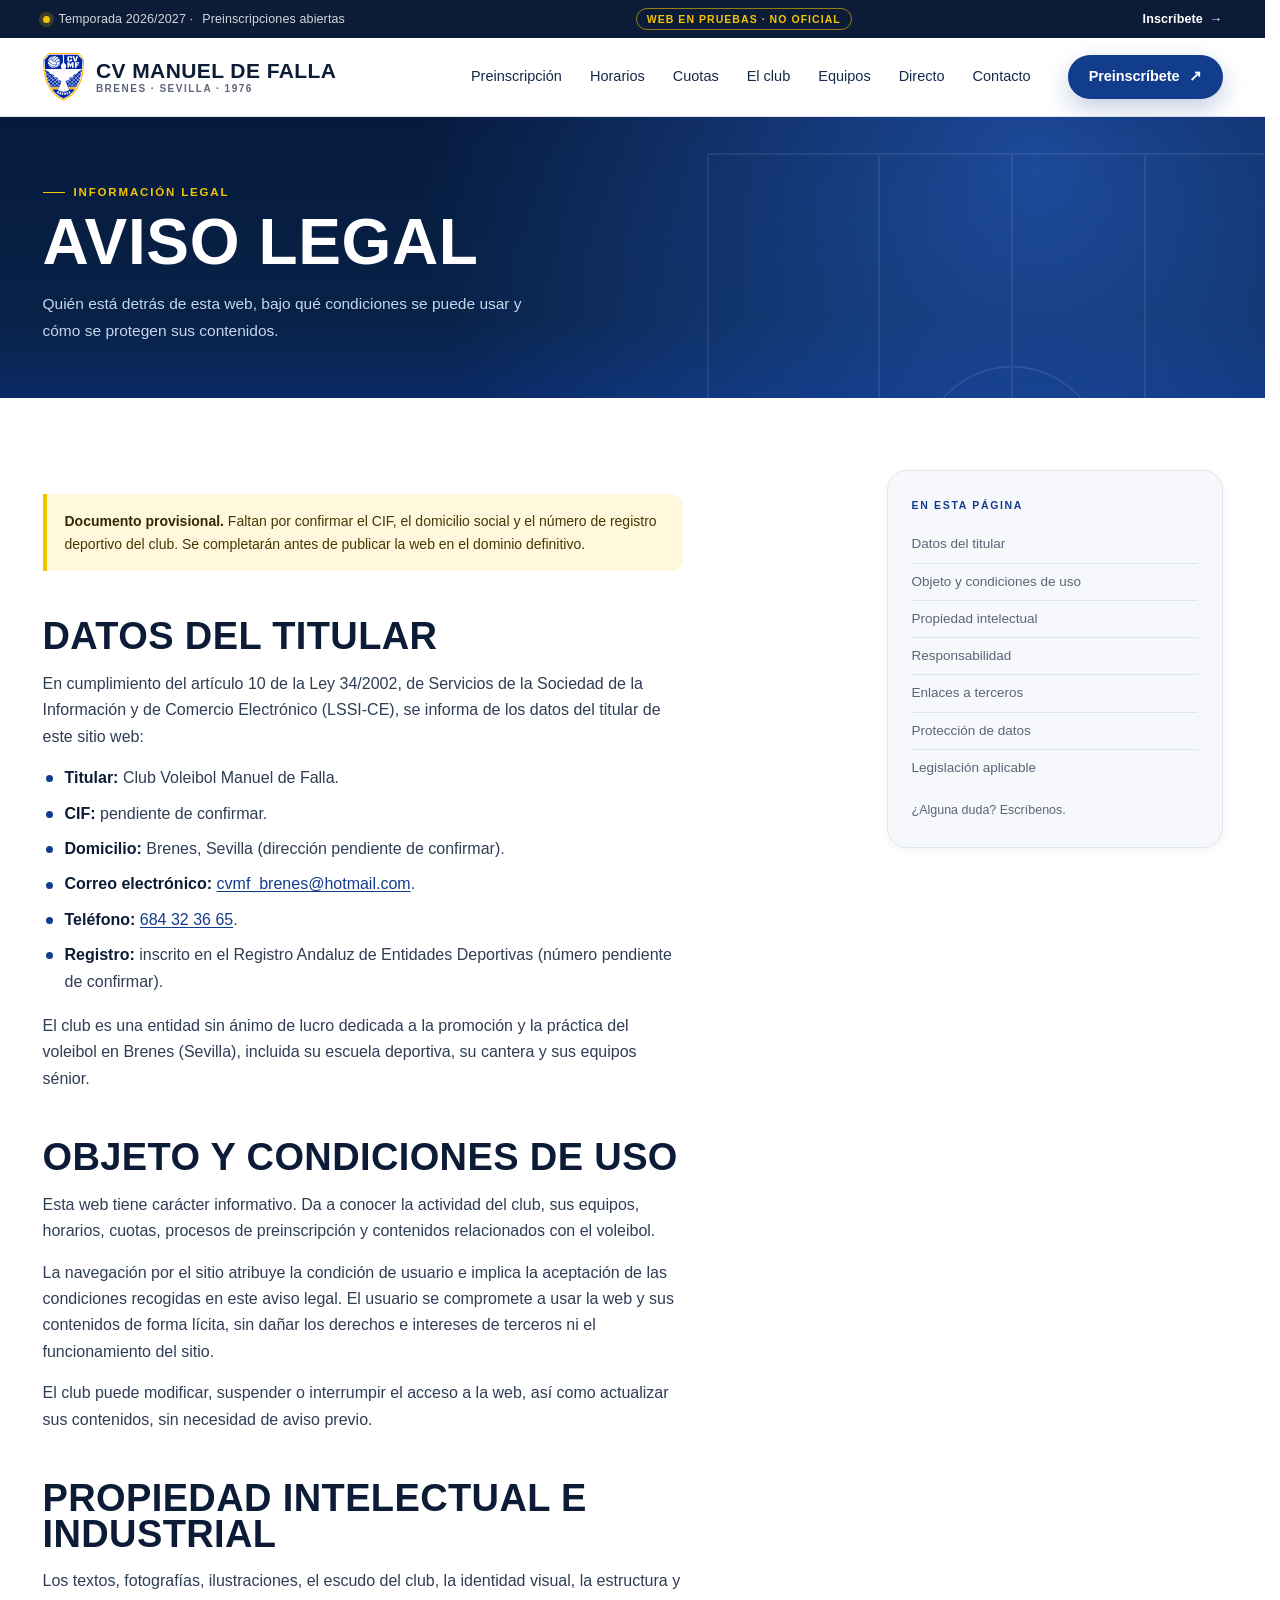
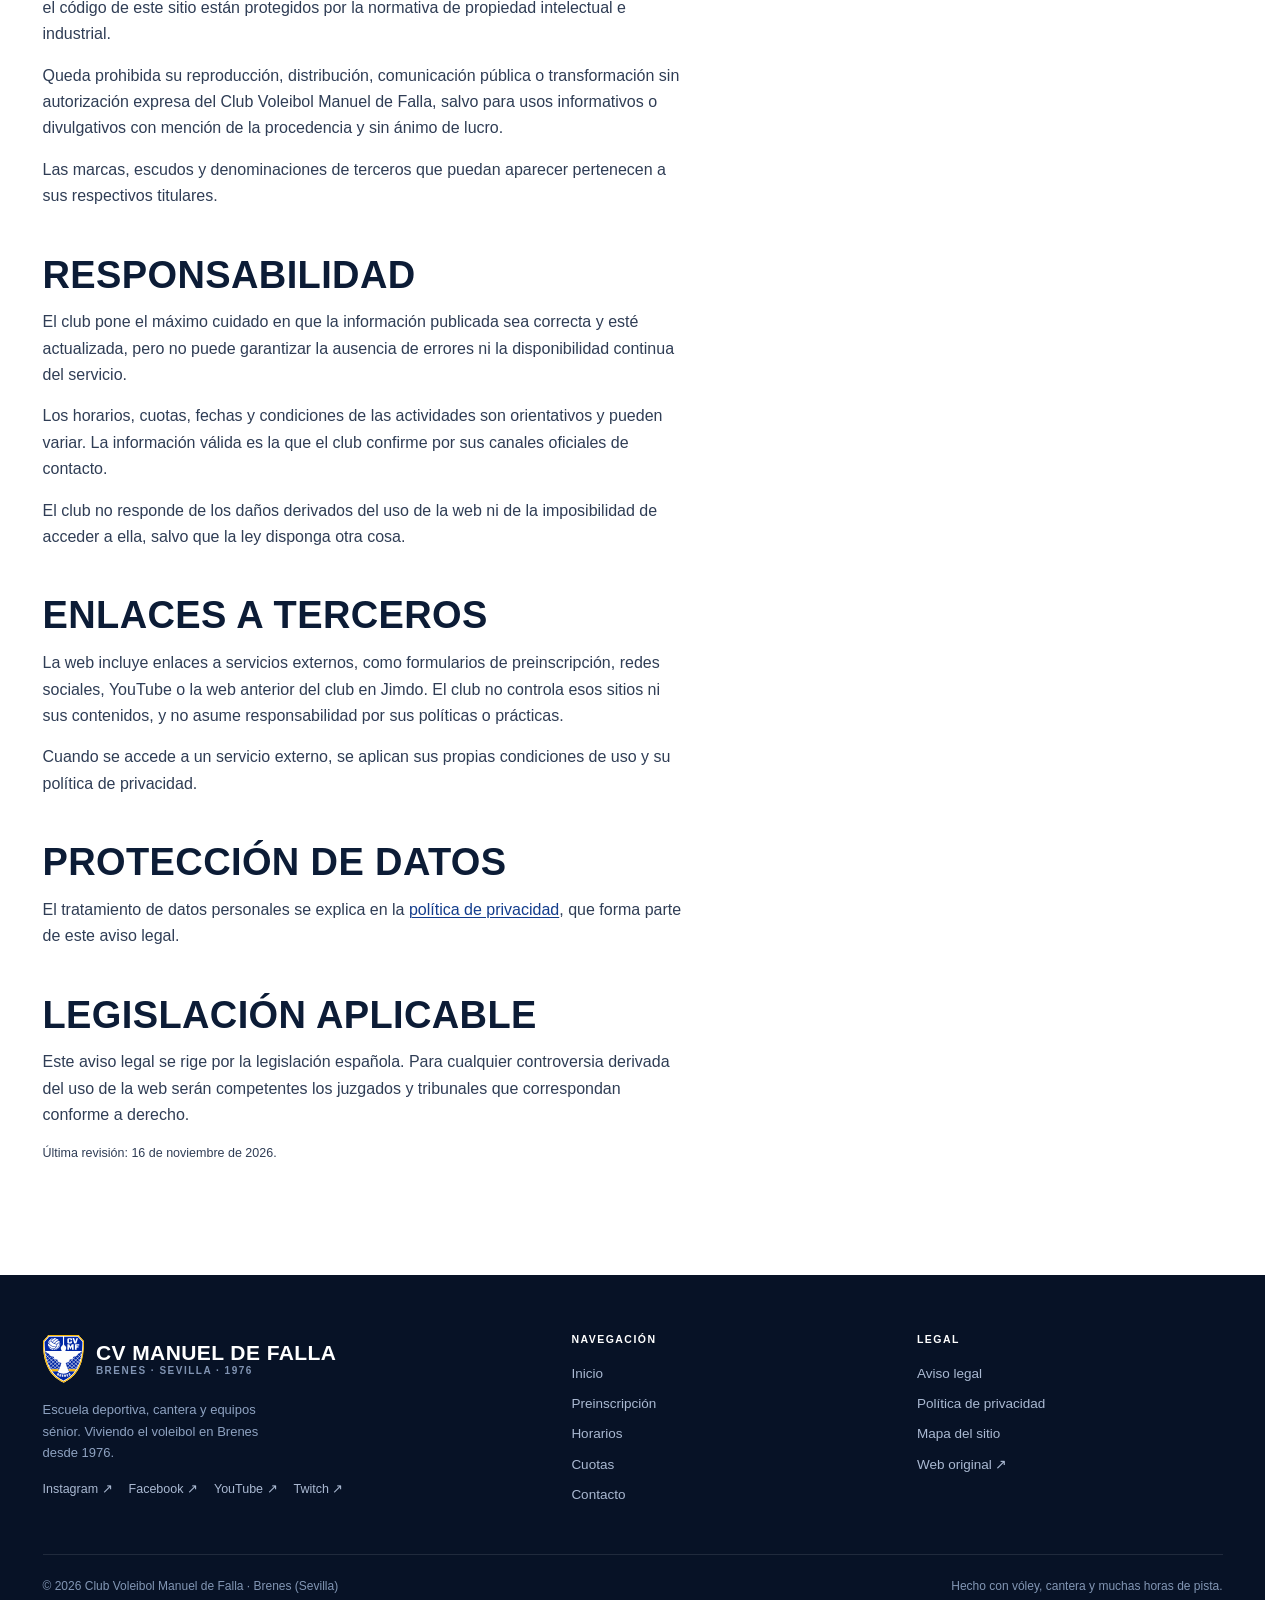
<file: aviso-legal.html>
<!DOCTYPE html>
<html lang="es" class="no-js">
<head>
<meta charset="utf-8">
<meta name="viewport" content="width=device-width, initial-scale=1">
<meta name="color-scheme" content="light">
<meta http-equiv="Content-Security-Policy" content="default-src 'self'; script-src 'self' 'sha256-gFJc63H6Aczv5c6IZQ82BaixzglvMPnIibj0LG5RmUk='; style-src 'self' https://fonts.googleapis.com; font-src 'self' https://fonts.gstatic.com; img-src 'self' data:; connect-src 'self' https://fonts.googleapis.com https://fonts.gstatic.com; frame-src https://www.youtube-nocookie.com; object-src 'none'; base-uri 'self'; form-action 'none'; upgrade-insecure-requests">
<meta name="referrer" content="strict-origin-when-cross-origin">
<title>Aviso legal | CV Manuel de Falla</title>
<meta name="description" content="Aviso legal de la web del Club Voleibol Manuel de Falla (Brenes, Sevilla): titular, condiciones de uso, propiedad intelectual y responsabilidad.">
<meta name="theme-color" content="#0a2a66">
<script>
document.documentElement.className = document.documentElement.className.replace('no-js', 'js');
window.setTimeout(function () {
  if (!window.__cvmfReady) document.documentElement.classList.remove('js');
}, 2000);
</script>
<link rel="canonical" href="https://iawebdemos.github.io/CVMF-Web-DEMO/aviso-legal.html">

<meta property="og:type" content="website">
<meta property="og:locale" content="es_ES">
<meta property="og:site_name" content="Club Voleibol Manuel de Falla">
<meta property="og:title" content="Aviso legal | CV Manuel de Falla">
<meta property="og:description" content="Titular, condiciones de uso, propiedad intelectual y responsabilidad de la web del Club Voleibol Manuel de Falla.">
<meta property="og:url" content="https://iawebdemos.github.io/CVMF-Web-DEMO/aviso-legal.html">
<meta property="og:image" content="https://iawebdemos.github.io/CVMF-Web-DEMO/assets/og-image.jpg?v=20261116">
<meta name="twitter:card" content="summary_large_image">
<meta name="twitter:title" content="Aviso legal | CV Manuel de Falla">
<meta name="twitter:description" content="Titular, condiciones de uso, propiedad intelectual y responsabilidad de la web del Club Voleibol Manuel de Falla.">
<meta name="twitter:image" content="https://iawebdemos.github.io/CVMF-Web-DEMO/assets/og-image.jpg?v=20261116">

<link rel="icon" href="assets/favicon.svg" type="image/svg+xml">
<link rel="preconnect" href="https://fonts.googleapis.com">
<link rel="preconnect" href="https://fonts.gstatic.com" crossorigin>
<link href="https://fonts.googleapis.com/css2?family=Barlow+Condensed:wght@600;700&amp;family=Inter:wght@400;500;600;700&amp;display=swap" rel="stylesheet">
<link rel="stylesheet" href="styles.css">
</head>
<body>
<a class="skip-link" href="#contenido">Saltar al contenido</a>

<div class="topbar">
  <div class="wrap">
    <p class="topbar-note"><span class="live-dot" aria-hidden="true"></span> <span class="topbar-season">Temporada 2026/2027 · </span>Preinscripciones abiertas</p>
    <p class="beta-badge"><span class="beta-long">Web en pruebas · no oficial</span><span class="beta-short">En pruebas</span></p>
    <a class="topbar-link" href="index.html#preinscripcion">Inscríbete <span aria-hidden="true">→</span></a>
  </div>
</div>

<header class="site-header">
  <div class="wrap header-inner">
    <a class="brand" href="index.html" aria-label="Club Voleibol Manuel de Falla, ir al inicio">
      <img class="crest" src="brand/escudo.svg" width="200" height="232" alt="">
      <span class="brand-text">
        <span class="brand-name">CV Manuel de Falla</span>
        <span class="brand-sub">Brenes · Sevilla · 1976</span>
      </span>
    </a>

    <nav class="nav" id="nav" aria-label="Navegación principal">
      <a href="index.html#preinscripcion">Preinscripción</a>
      <a href="index.html#horarios">Horarios</a>
      <a href="index.html#cuotas">Cuotas</a>
      <a href="index.html#club">El club</a>
      <a href="index.html#equipos">Equipos</a>
      <a href="index.html#directo">Directo</a>
      <a href="index.html#contacto">Contacto</a>
      <a class="nav-cta" href="https://forms.gle/tboq52XEYnAkywhg6" target="_blank" rel="noopener">Preinscripción 2026/27 <span aria-hidden="true">↗</span></a>
    </nav>

    <a class="btn btn-primary header-cta" href="index.html#preinscripcion">Preinscríbete <span aria-hidden="true">↗</span></a>

    <button class="nav-toggle" type="button" aria-expanded="false" aria-controls="nav" aria-label="Abrir menú">
      <span class="nav-toggle-bars" aria-hidden="true"></span>
    </button>
  </div>
</header>

<main id="contenido">

  <section class="page-hero page-hero-compact">
    <svg class="page-court" viewBox="0 0 800 800" fill="none" stroke="currentColor" stroke-width="1.6" aria-hidden="true">
      <rect x="80" y="80" width="640" height="640"/>
      <path d="M400 80v640M260 80v640M540 80v640M80 400h640"/>
      <circle cx="400" cy="400" r="96"/>
    </svg>
    <div class="wrap">
      <p class="kicker kicker-light">Información legal</p>
      <h1>Aviso legal</h1>
      <p class="page-hero-lede">Quién está detrás de esta web, bajo qué condiciones se puede usar y cómo se protegen sus contenidos.</p>
    </div>
  </section>

  <div class="page-body">
    <div class="wrap page-grid">
      <div class="prose">

        <div class="note-box">
          <strong>Documento provisional.</strong> Faltan por confirmar el CIF, el domicilio social y el número de registro deportivo del club. Se completarán antes de publicar la web en el dominio definitivo.
        </div>

        <h2 id="titular">Datos del titular</h2>
        <p>En cumplimiento del artículo 10 de la Ley 34/2002, de Servicios de la Sociedad de la Información y de Comercio Electrónico (LSSI-CE), se informa de los datos del titular de este sitio web:</p>
        <ul>
          <li><strong>Titular:</strong> Club Voleibol Manuel de Falla.</li>
          <li><strong>CIF:</strong> pendiente de confirmar.</li>
          <li><strong>Domicilio:</strong> Brenes, Sevilla (dirección pendiente de confirmar).</li>
          <li><strong>Correo electrónico:</strong> <a href="mailto:cvmf_brenes@hotmail.com">cvmf_brenes@hotmail.com</a>.</li>
          <li><strong>Teléfono:</strong> <a href="tel:+34684323665">684 32 36 65</a>.</li>
          <li><strong>Registro:</strong> inscrito en el Registro Andaluz de Entidades Deportivas (número pendiente de confirmar).</li>
        </ul>
        <p>El club es una entidad sin ánimo de lucro dedicada a la promoción y la práctica del voleibol en Brenes (Sevilla), incluida su escuela deportiva, su cantera y sus equipos sénior.</p>

        <h2 id="objeto">Objeto y condiciones de uso</h2>
        <p>Esta web tiene carácter informativo. Da a conocer la actividad del club, sus equipos, horarios, cuotas, procesos de preinscripción y contenidos relacionados con el voleibol.</p>
        <p>La navegación por el sitio atribuye la condición de usuario e implica la aceptación de las condiciones recogidas en este aviso legal. El usuario se compromete a usar la web y sus contenidos de forma lícita, sin dañar los derechos e intereses de terceros ni el funcionamiento del sitio.</p>
        <p>El club puede modificar, suspender o interrumpir el acceso a la web, así como actualizar sus contenidos, sin necesidad de aviso previo.</p>

        <h2 id="propiedad">Propiedad intelectual e industrial</h2>
        <p>Los textos, fotografías, ilustraciones, el escudo del club, la identidad visual, la estructura y el código de este sitio están protegidos por la normativa de propiedad intelectual e industrial.</p>
        <p>Queda prohibida su reproducción, distribución, comunicación pública o transformación sin autorización expresa del Club Voleibol Manuel de Falla, salvo para usos informativos o divulgativos con mención de la procedencia y sin ánimo de lucro.</p>
        <p>Las marcas, escudos y denominaciones de terceros que puedan aparecer pertenecen a sus respectivos titulares.</p>

        <h2 id="responsabilidad">Responsabilidad</h2>
        <p>El club pone el máximo cuidado en que la información publicada sea correcta y esté actualizada, pero no puede garantizar la ausencia de errores ni la disponibilidad continua del servicio.</p>
        <p>Los horarios, cuotas, fechas y condiciones de las actividades son orientativos y pueden variar. La información válida es la que el club confirme por sus canales oficiales de contacto.</p>
        <p>El club no responde de los daños derivados del uso de la web ni de la imposibilidad de acceder a ella, salvo que la ley disponga otra cosa.</p>

        <h2 id="enlaces">Enlaces a terceros</h2>
        <p>La web incluye enlaces a servicios externos, como formularios de preinscripción, redes sociales, YouTube o la web anterior del club en Jimdo. El club no controla esos sitios ni sus contenidos, y no asume responsabilidad por sus políticas o prácticas.</p>
        <p>Cuando se accede a un servicio externo, se aplican sus propias condiciones de uso y su política de privacidad.</p>

        <h2 id="datos">Protección de datos</h2>
        <p>El tratamiento de datos personales se explica en la <a href="privacidad.html">política de privacidad</a>, que forma parte de este aviso legal.</p>

        <h2 id="legislacion">Legislación aplicable</h2>
        <p>Este aviso legal se rige por la legislación española. Para cualquier controversia derivada del uso de la web serán competentes los juzgados y tribunales que correspondan conforme a derecho.</p>
        <p class="doc-meta">Última revisión: 16 de noviembre de 2026.</p>
      </div>

      <aside class="page-aside">
        <nav class="aside-card" aria-label="Contenido del aviso legal">
          <p class="aside-kicker">En esta página</p>
          <ul class="aside-nav">
            <li><a href="#titular">Datos del titular</a></li>
            <li><a href="#objeto">Objeto y condiciones de uso</a></li>
            <li><a href="#propiedad">Propiedad intelectual</a></li>
            <li><a href="#responsabilidad">Responsabilidad</a></li>
            <li><a href="#enlaces">Enlaces a terceros</a></li>
            <li><a href="#datos">Protección de datos</a></li>
            <li><a href="#legislacion">Legislación aplicable</a></li>
          </ul>
          <p class="doc-meta">¿Alguna duda? <a href="mailto:cvmf_brenes@hotmail.com">Escríbenos</a>.</p>
        </nav>
      </aside>
    </div>
  </div>

</main>

<footer class="footer">
  <div class="wrap">
    <div class="footer-grid">
      <div class="footer-brand">
        <a class="brand brand-footer" href="index.html" aria-label="Volver al inicio">
          <img class="crest" src="brand/escudo.svg" width="200" height="232" alt="">
          <span class="brand-text">
            <span class="brand-name">CV Manuel de Falla</span>
            <span class="brand-sub">Brenes · Sevilla · 1976</span>
          </span>
        </a>
        <p>Escuela deportiva, cantera y equipos sénior. Viviendo el voleibol en Brenes desde 1976.</p>
        <nav class="footer-social" aria-label="Redes sociales del club">
          <a href="https://www.instagram.com/cvmf_brenes/" target="_blank" rel="noopener">Instagram ↗</a>
          <a href="https://www.facebook.com/CVManueldeFallaBrenes" target="_blank" rel="noopener">Facebook ↗</a>
          <a href="https://www.youtube.com/@cvmf_brenes" target="_blank" rel="noopener">YouTube ↗</a>
          <a href="https://www.twitch.tv/cvmf_brenes" target="_blank" rel="noopener">Twitch ↗</a>
        </nav>
      </div>

      <nav class="footer-col" aria-label="Navegación del pie">
        <h2>Navegación</h2>
        <a href="index.html">Inicio</a>
        <a href="index.html#preinscripcion">Preinscripción</a>
        <a href="index.html#horarios">Horarios</a>
        <a href="index.html#cuotas">Cuotas</a>
        <a href="index.html#contacto">Contacto</a>
      </nav>

      <div class="footer-col">
        <h2>Legal</h2>
        <a href="aviso-legal.html">Aviso legal</a>
        <a href="privacidad.html">Política de privacidad</a>
        <a href="mapa-del-sitio.html">Mapa del sitio</a>
        <a href="https://cvmanueldefalla.jimdofree.com/" target="_blank" rel="noopener">Web original ↗</a>
      </div>
    </div>

    <div class="footer-bottom">
      <p>© <span id="year">2026</span> Club Voleibol Manuel de Falla · Brenes (Sevilla)</p>
      <p>Hecho con vóley, cantera y muchas horas de pista.</p>
    </div>
  </div>
</footer>

<button class="to-top" type="button" aria-label="Volver arriba">↑</button>

<script src="script.js"></script>
</body>
</html>
</file>
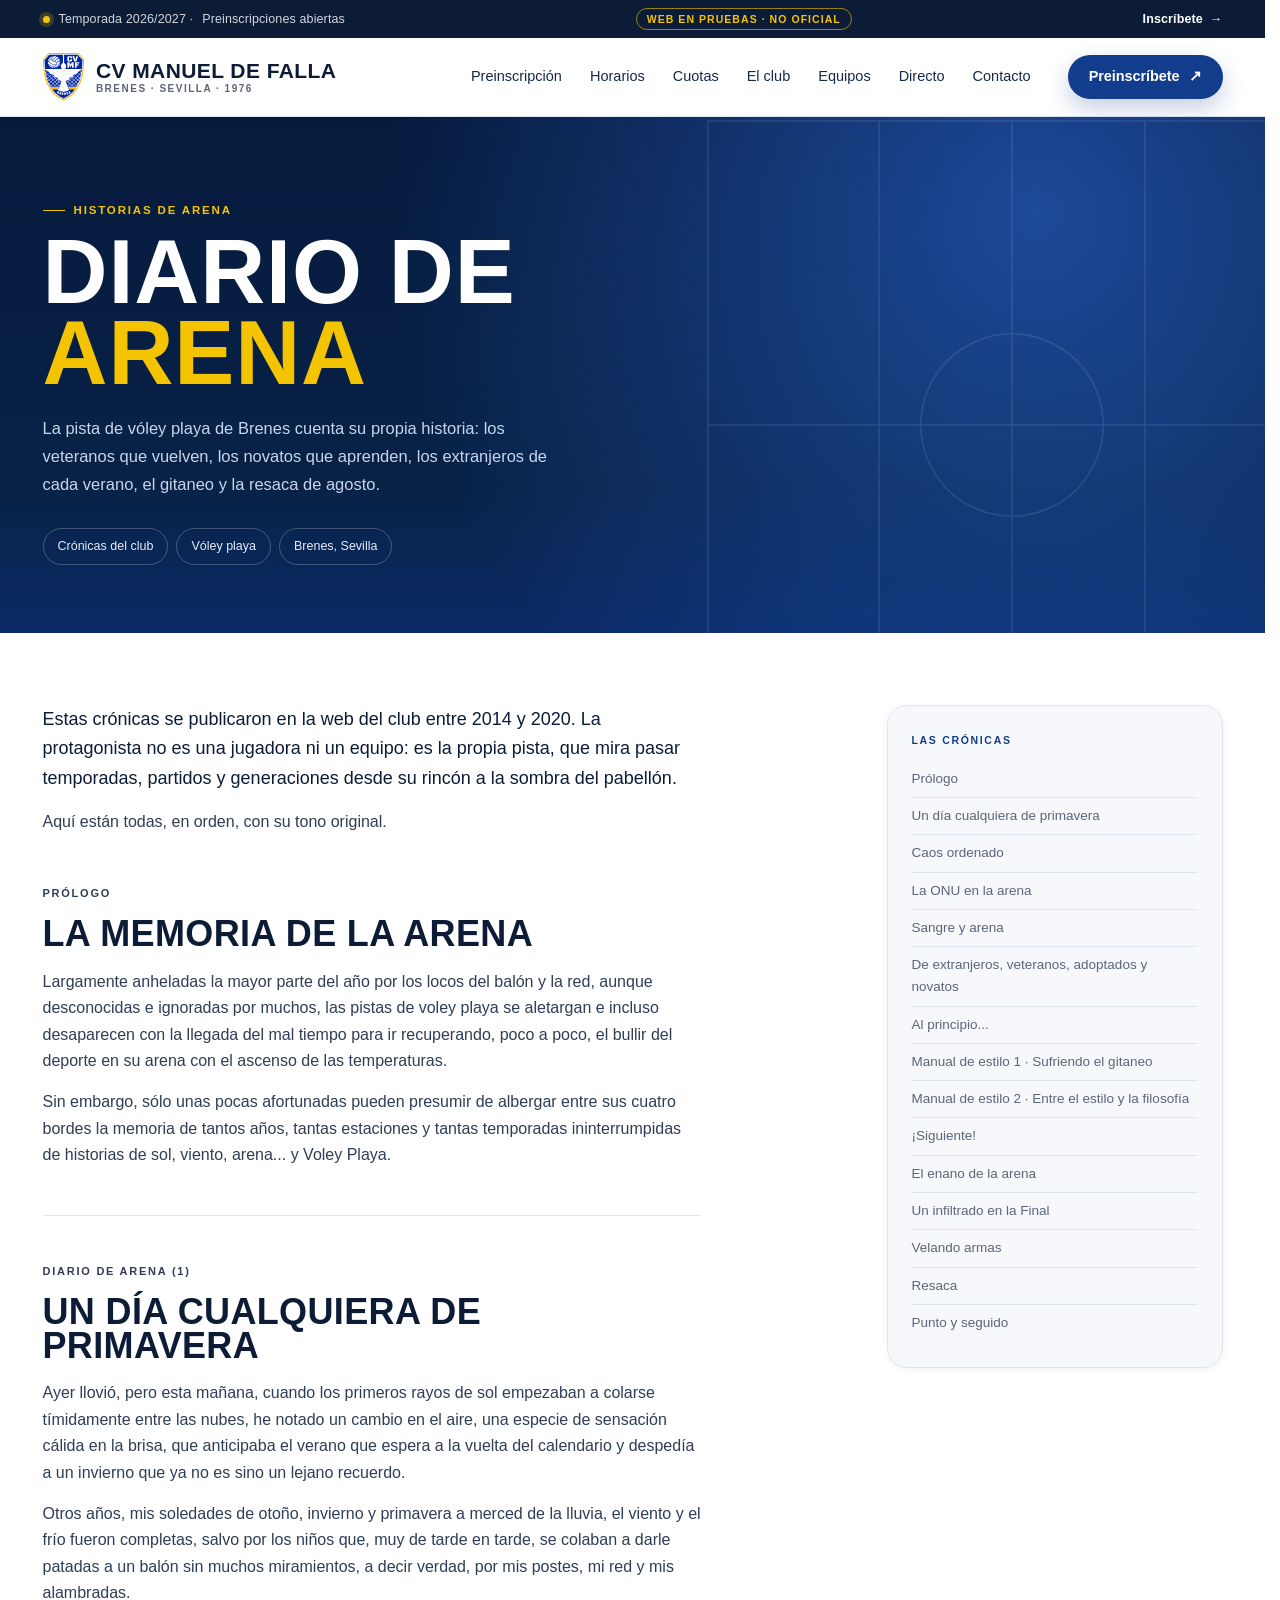
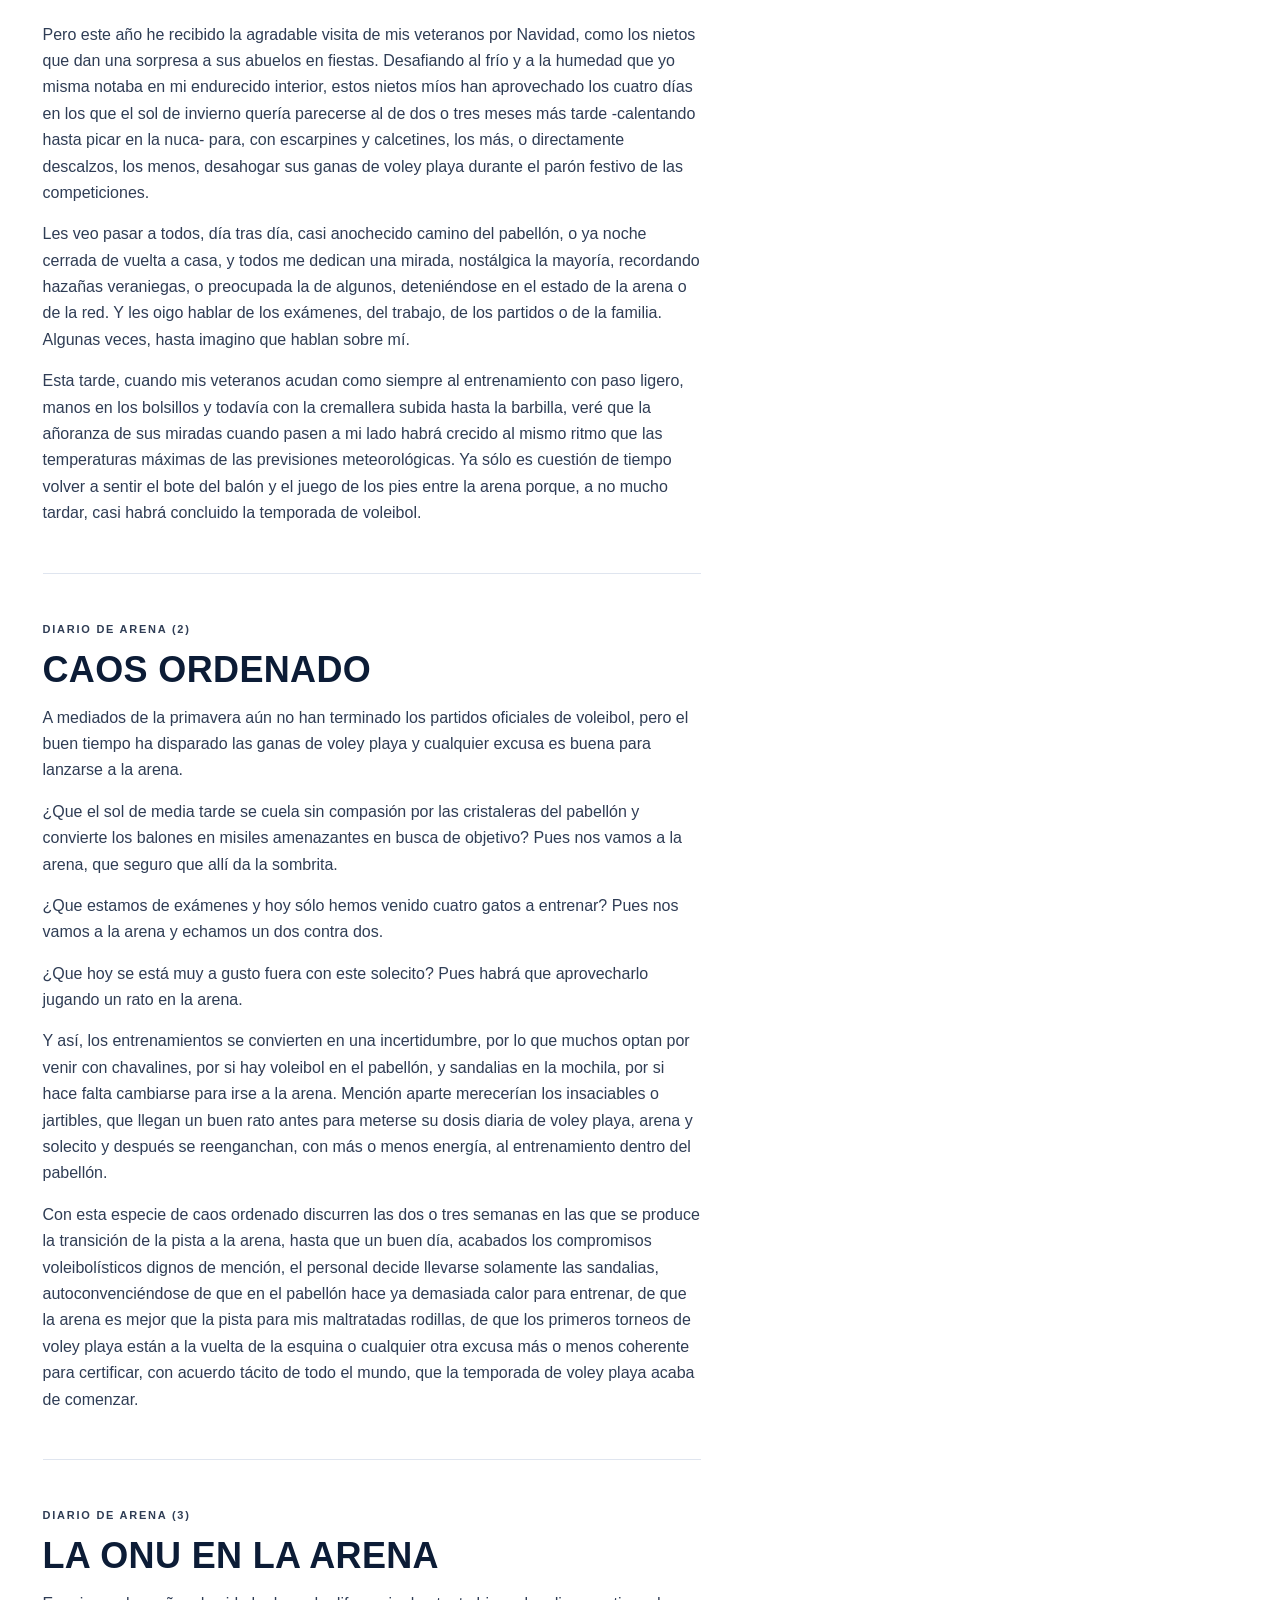
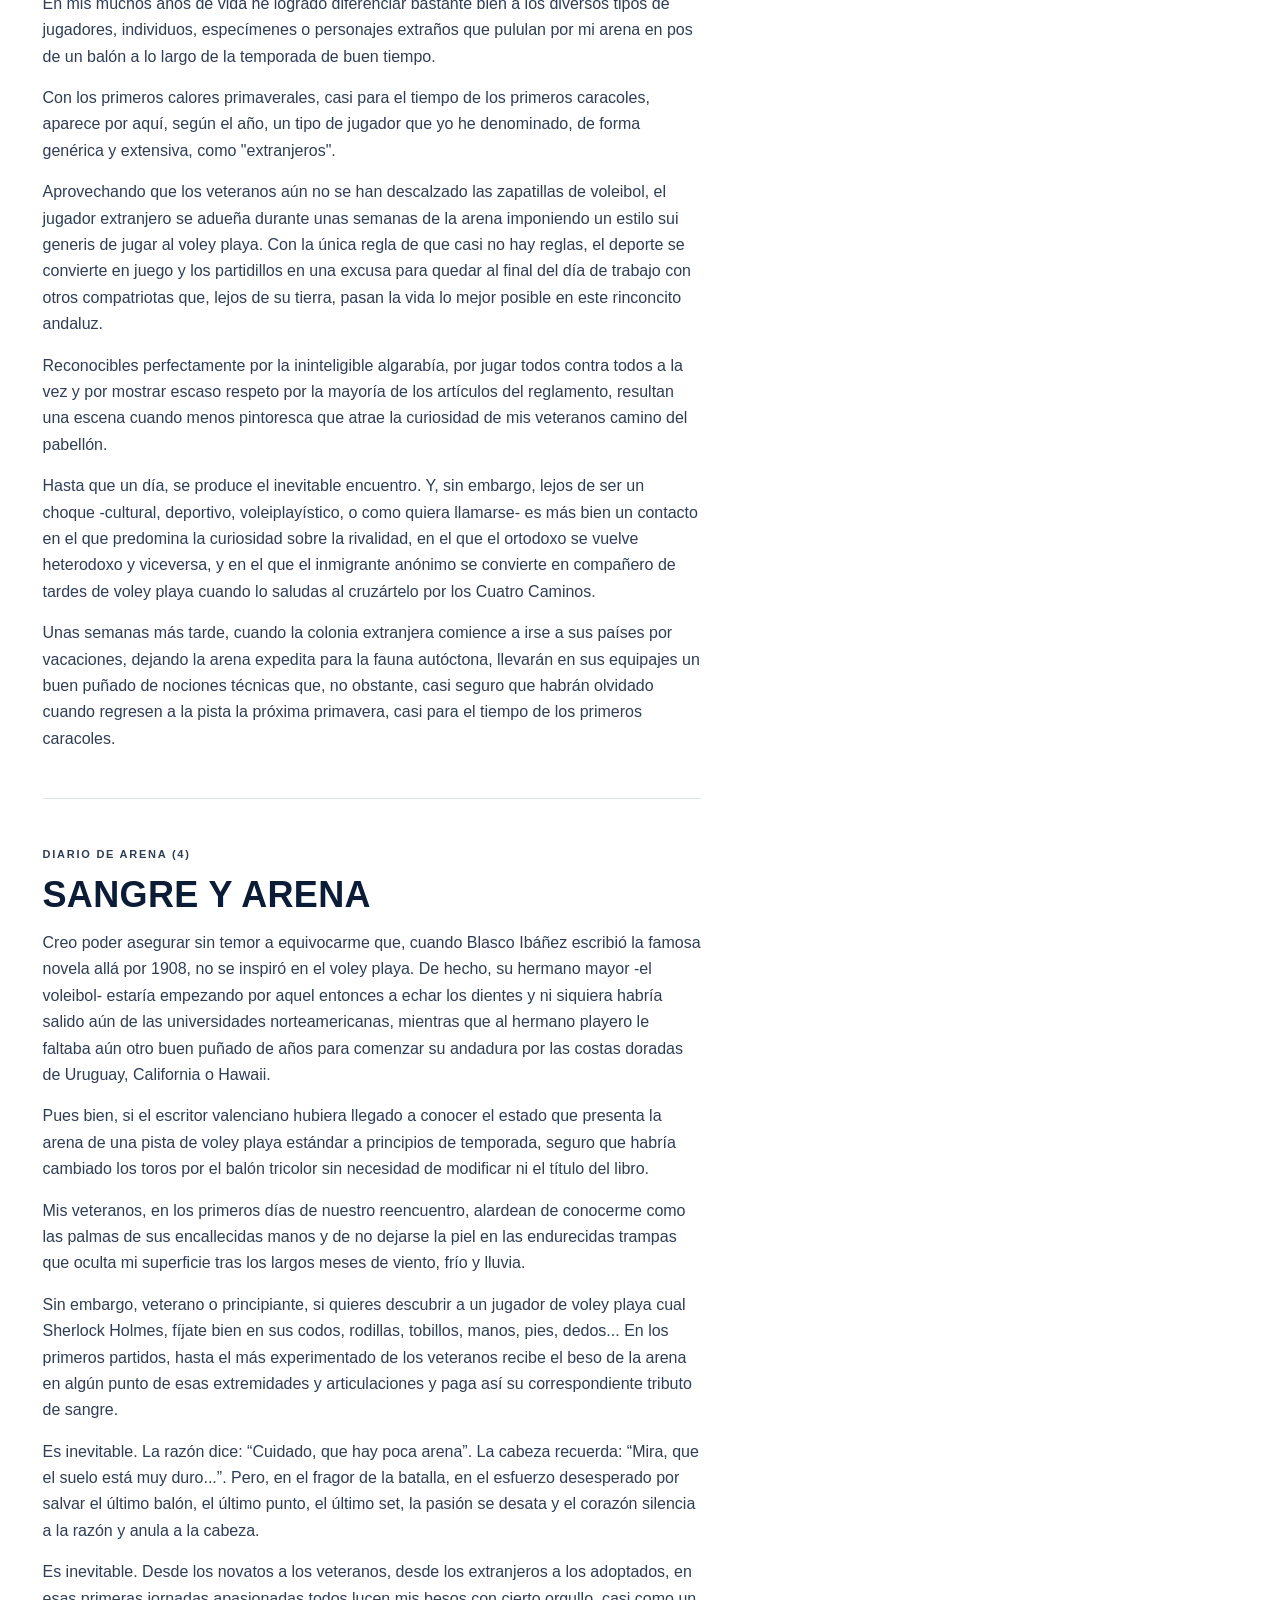
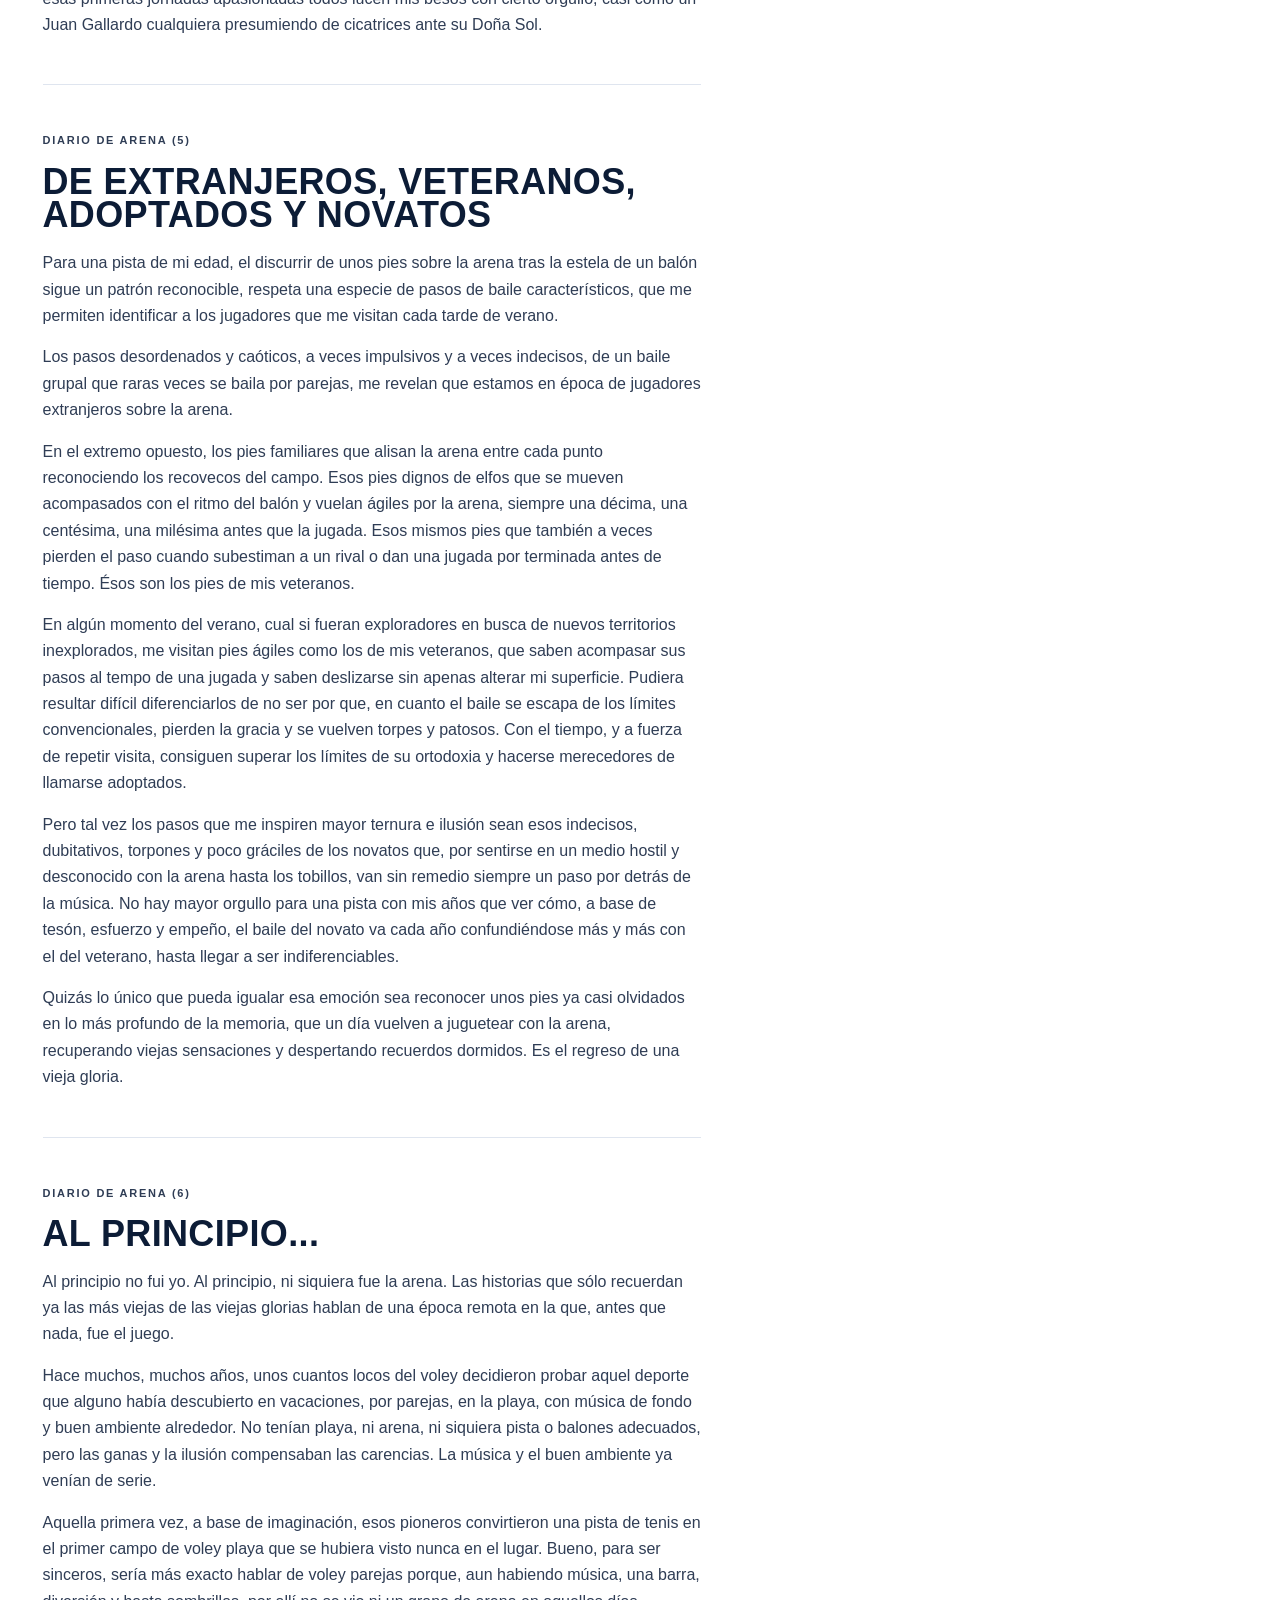
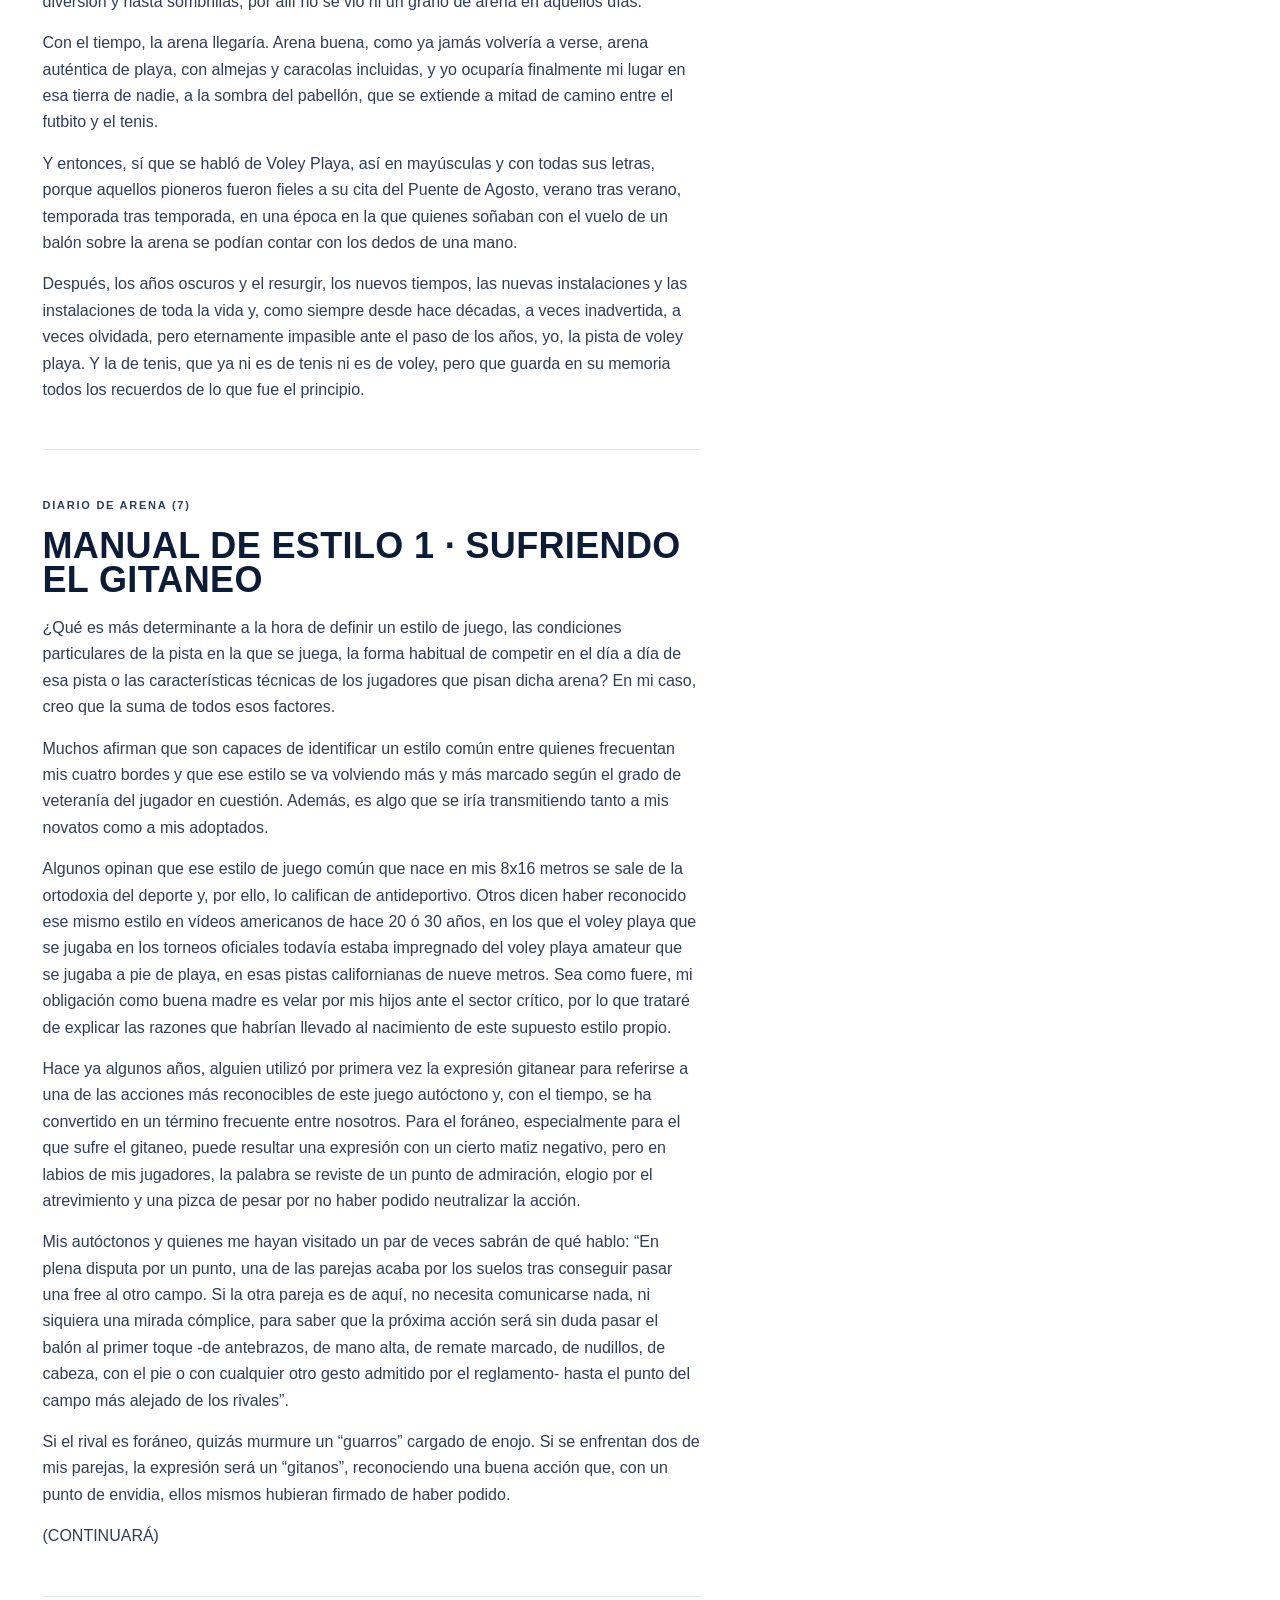
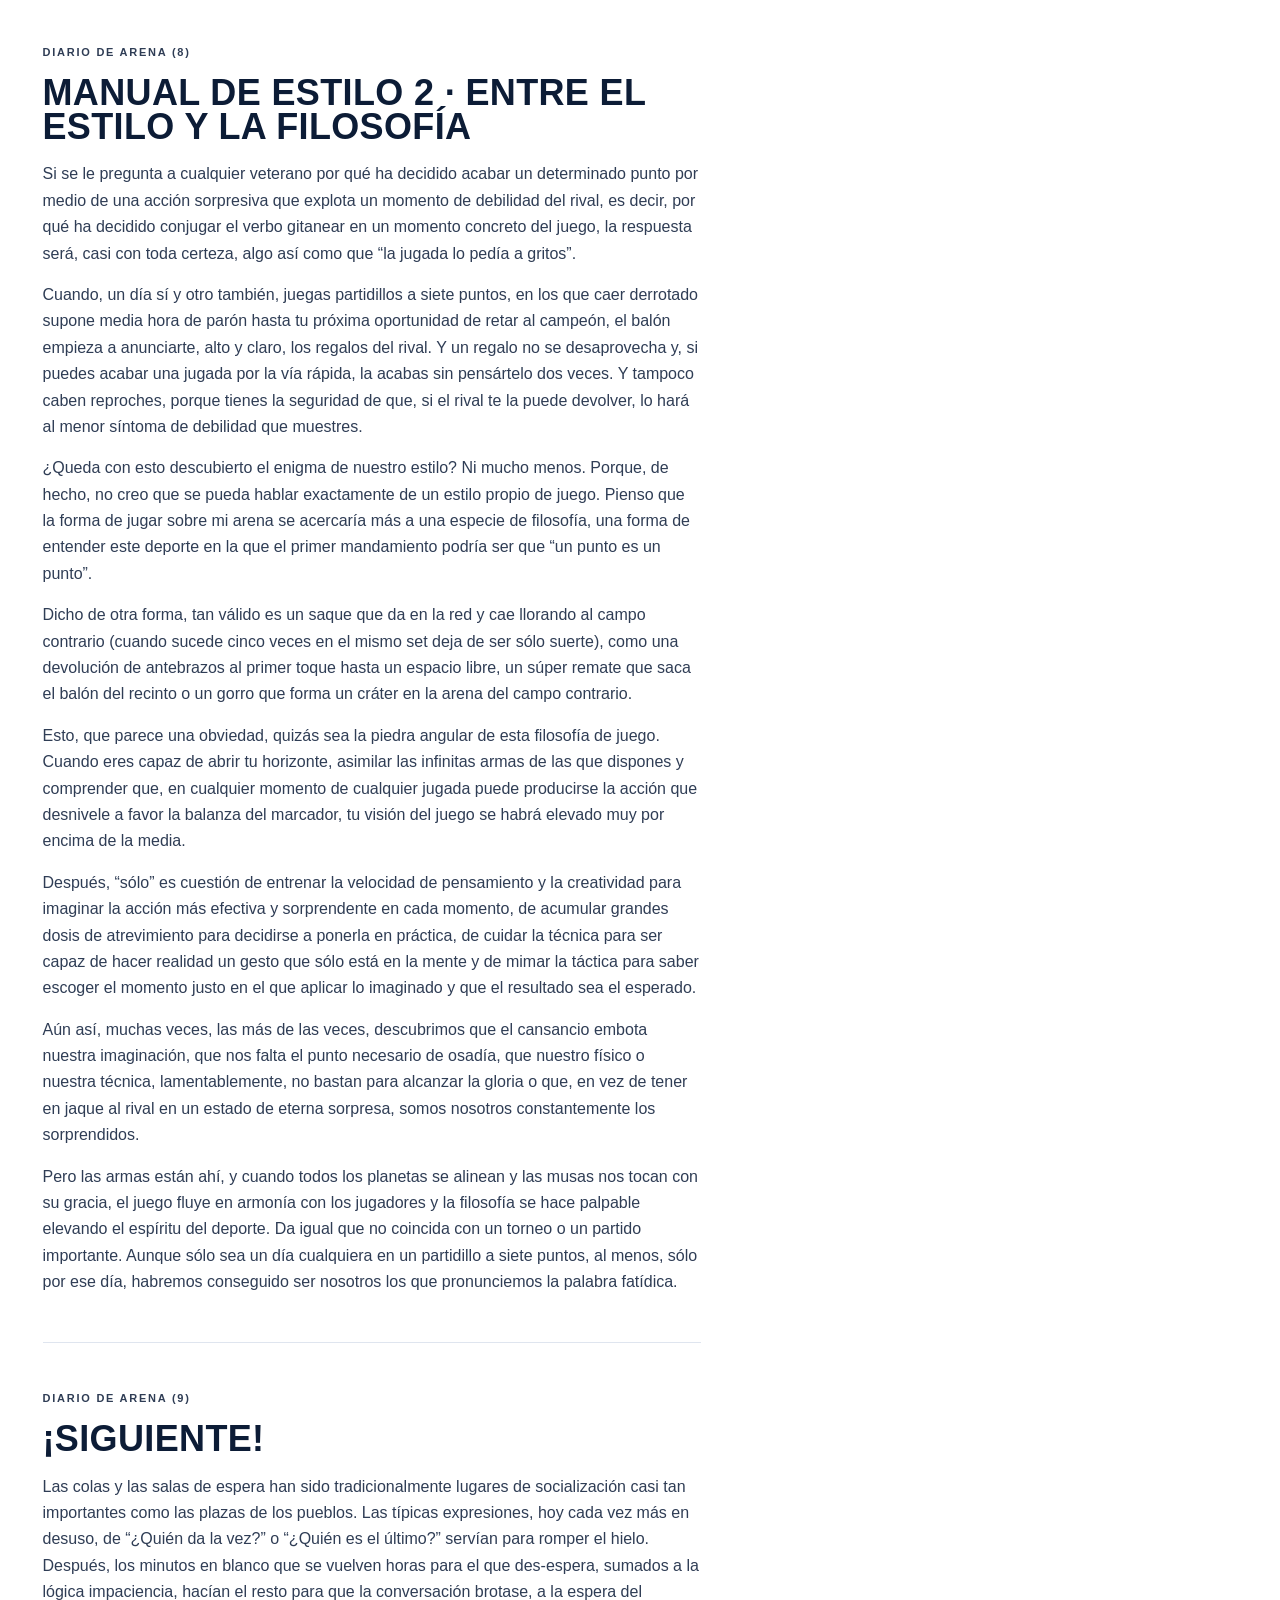
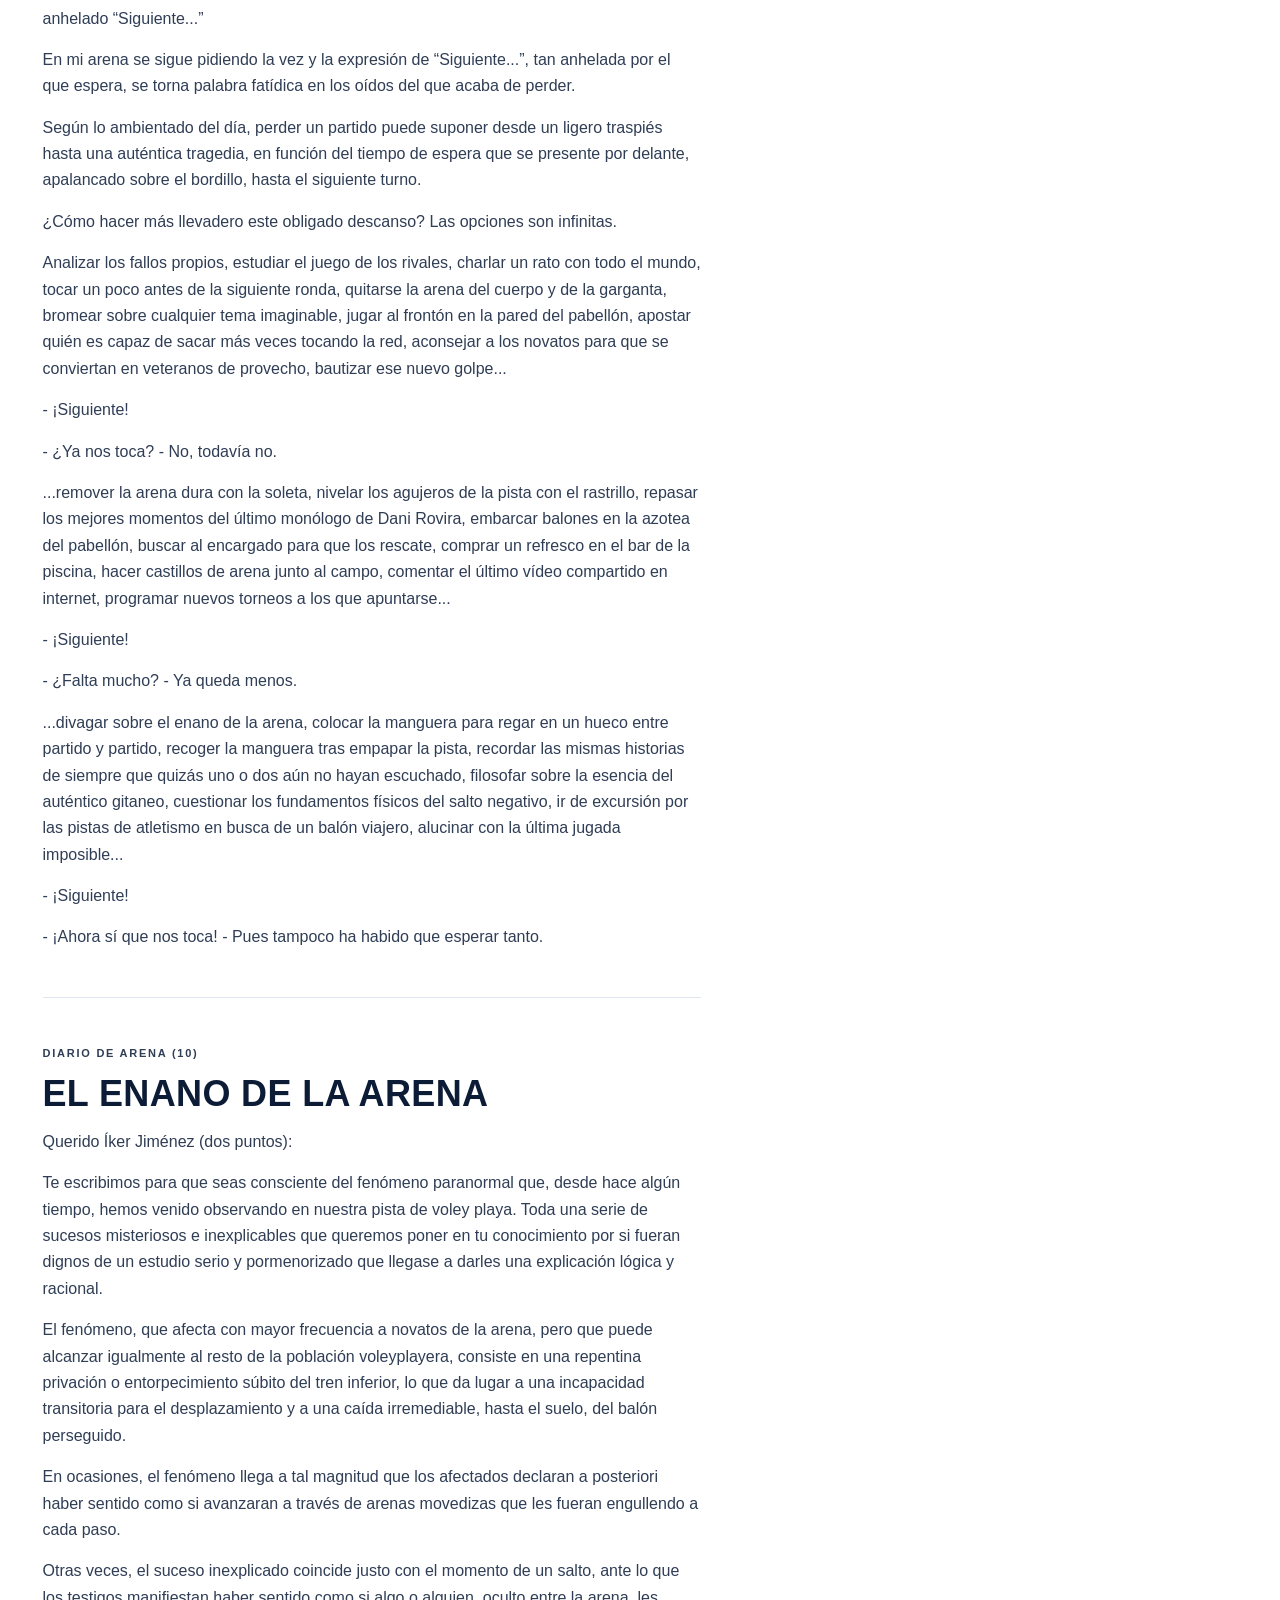
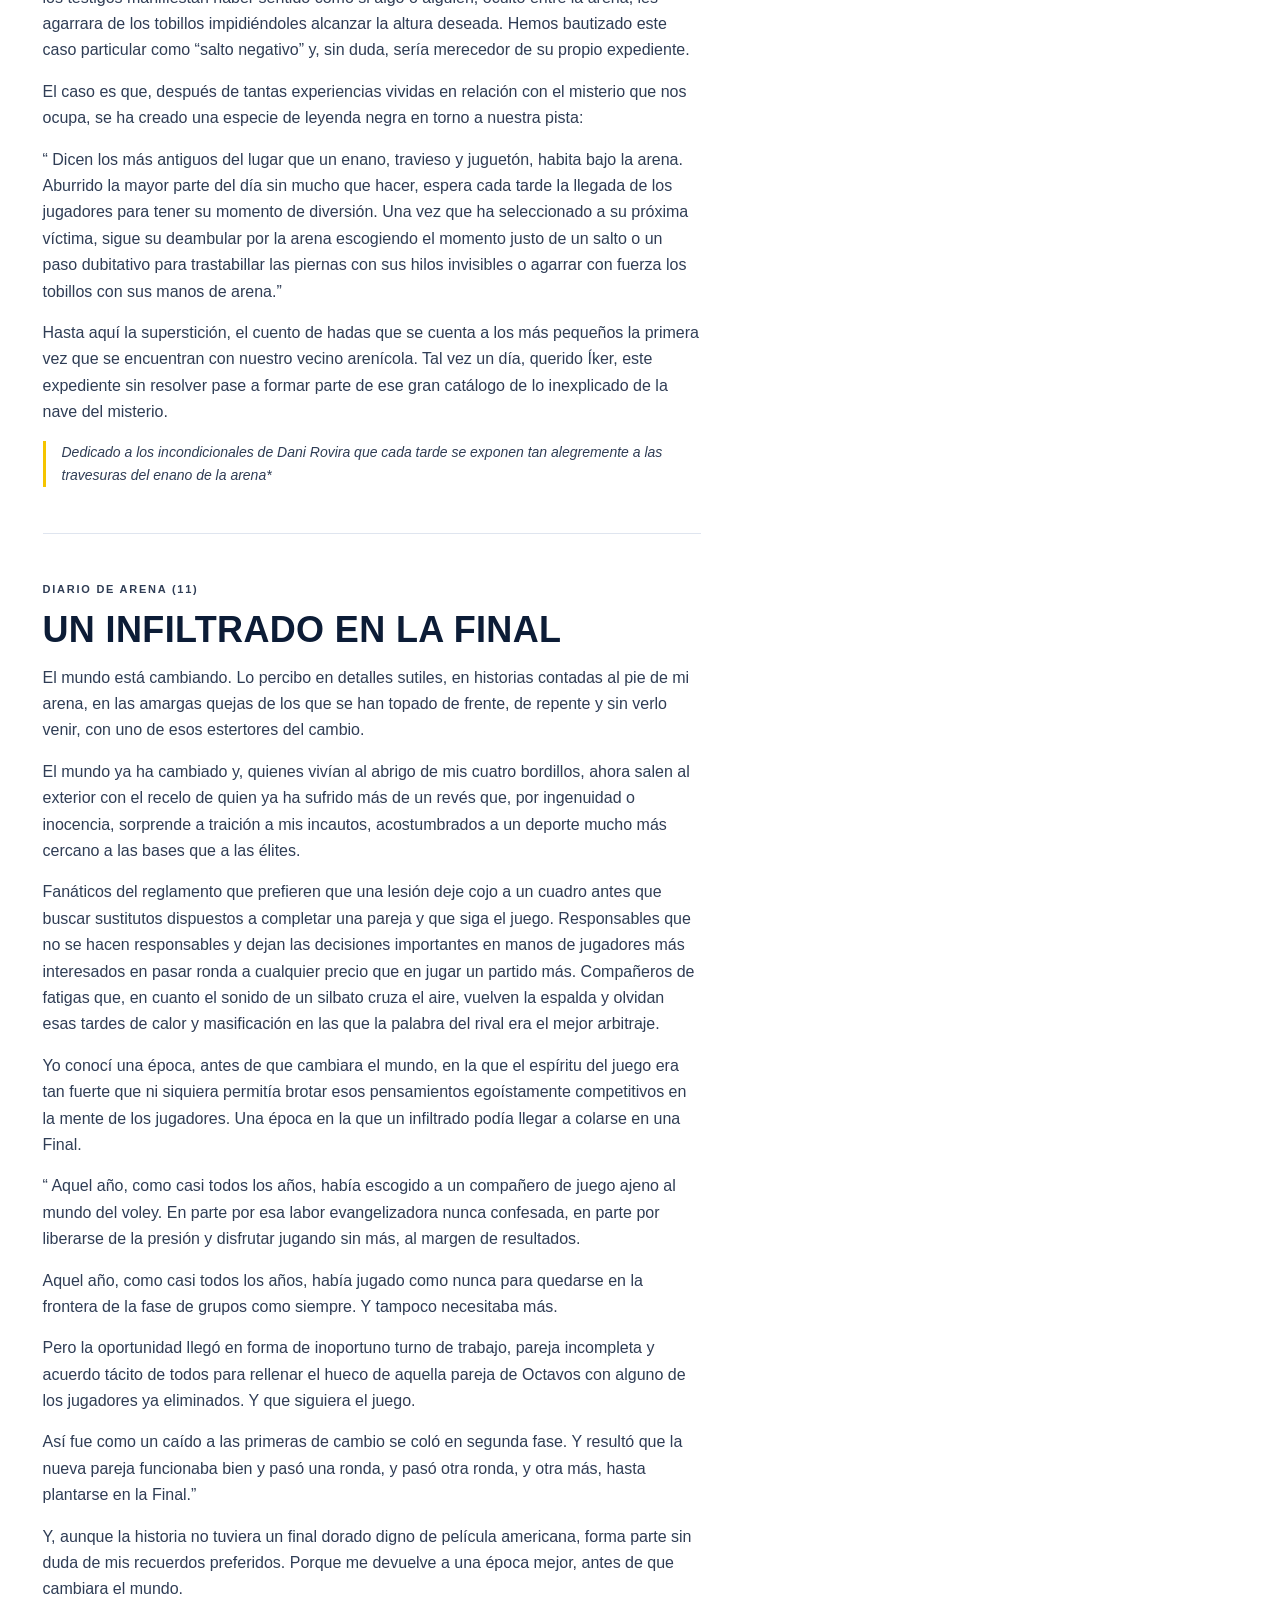
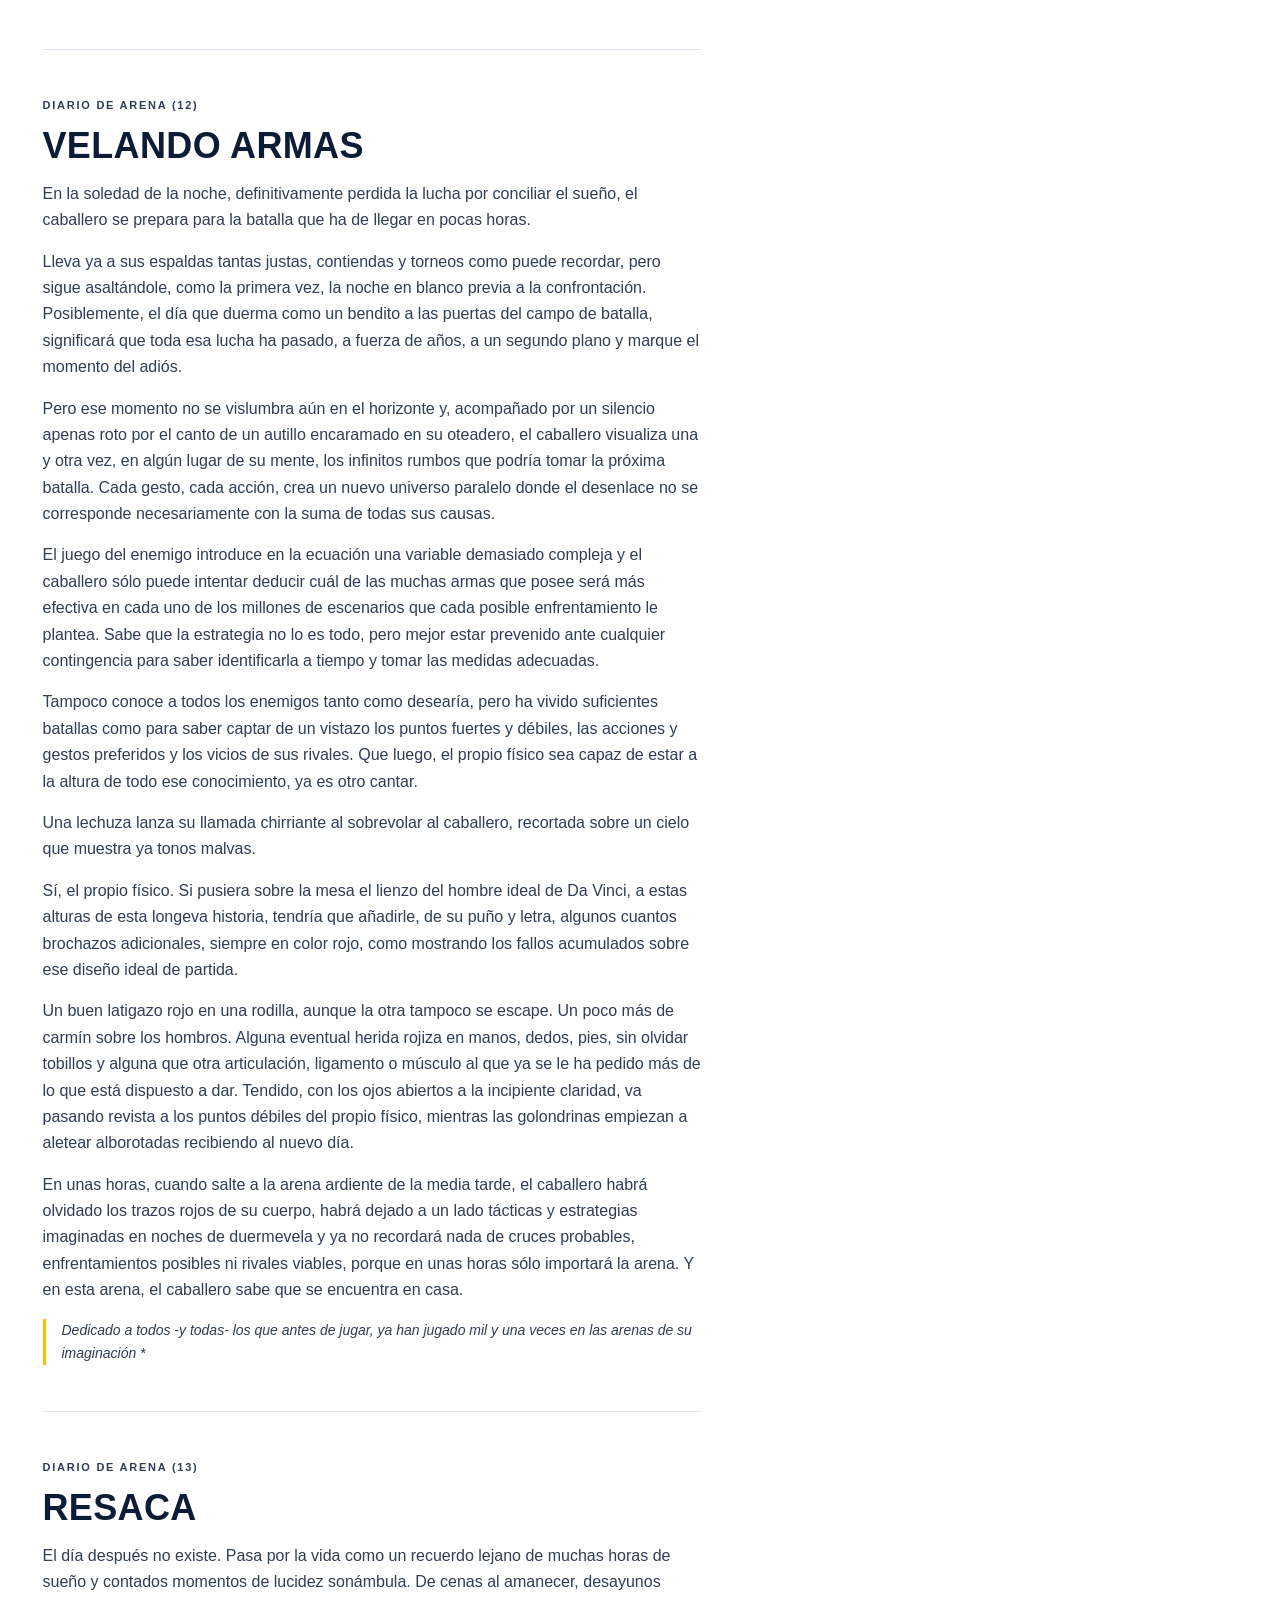
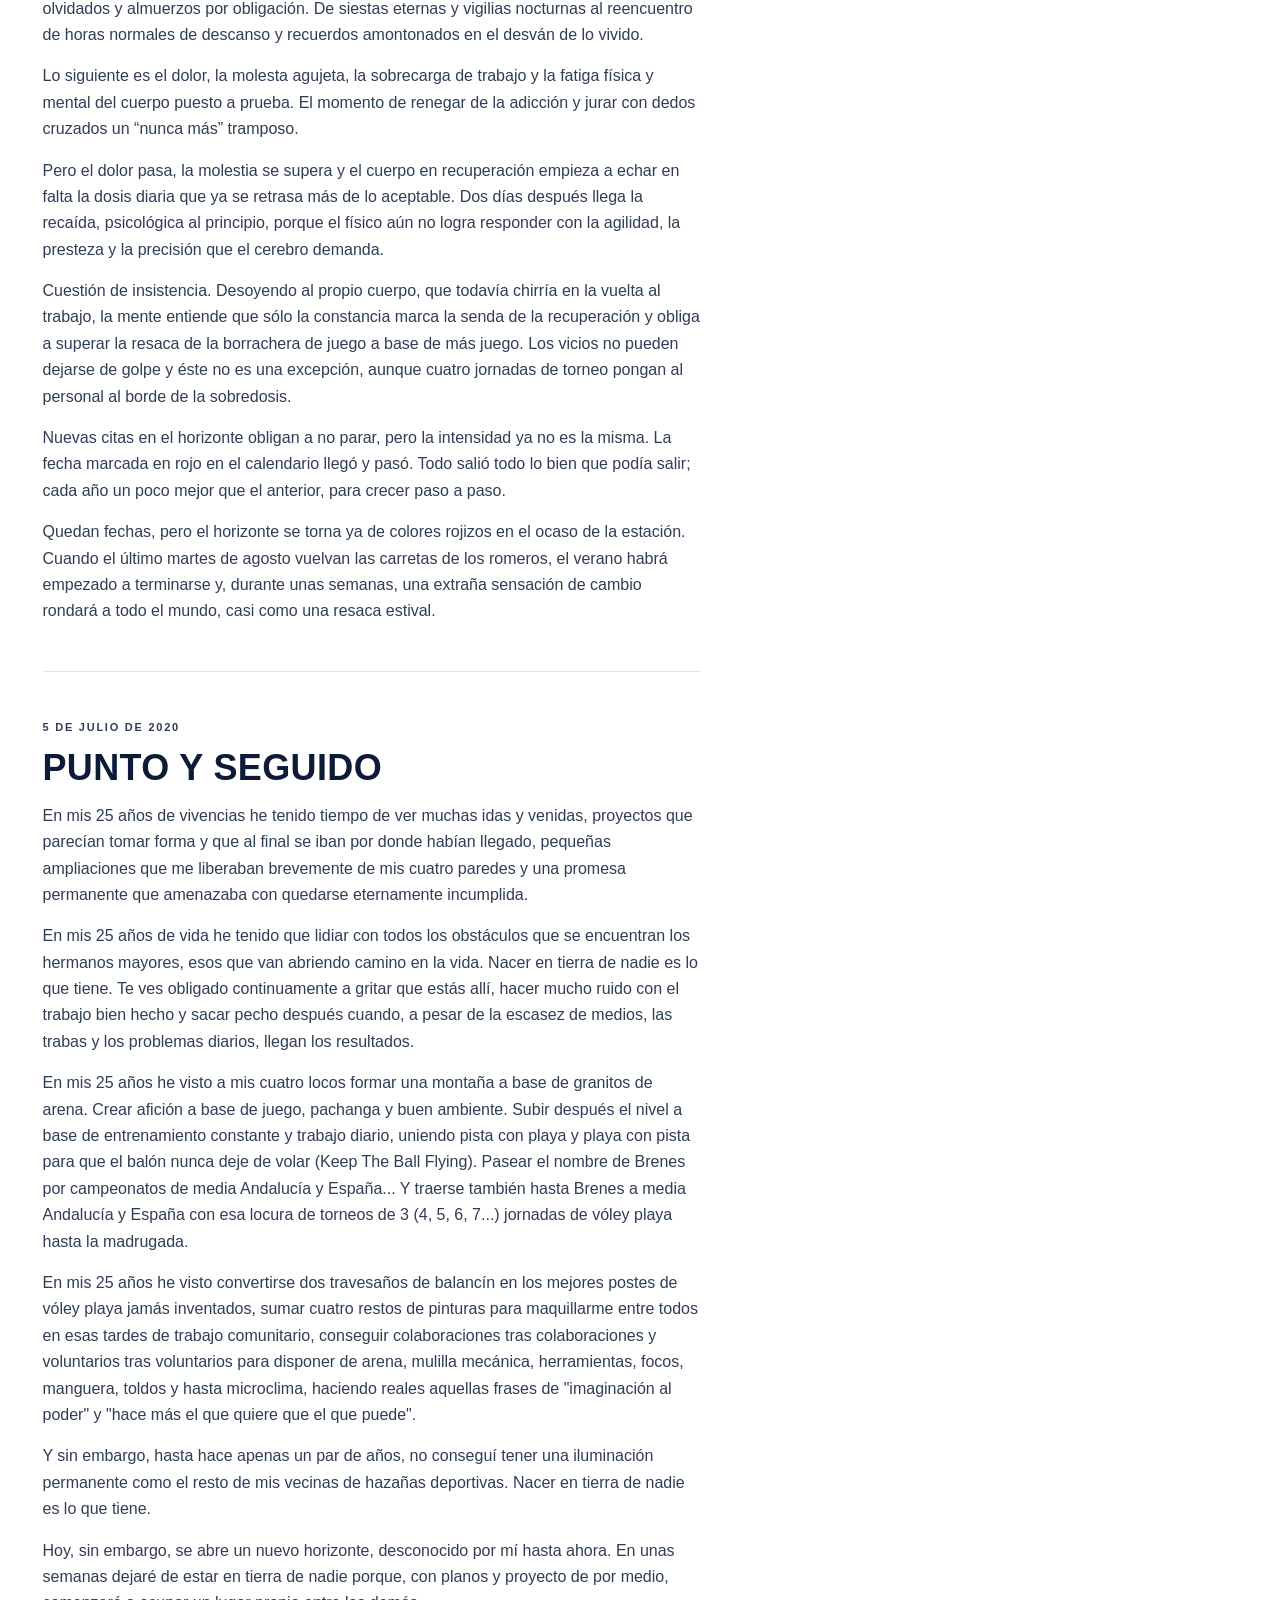
<file: diario-de-arena.html>
<!DOCTYPE html>
<html lang="es" class="no-js">
<head>
<meta charset="utf-8">
<meta name="viewport" content="width=device-width, initial-scale=1">
<meta name="color-scheme" content="light">
<meta http-equiv="Content-Security-Policy" content="default-src 'self'; script-src 'self' 'sha256-gFJc63H6Aczv5c6IZQ82BaixzglvMPnIibj0LG5RmUk='; style-src 'self' https://fonts.googleapis.com; font-src 'self' https://fonts.gstatic.com; img-src 'self' data:; connect-src 'self' https://fonts.googleapis.com https://fonts.gstatic.com; frame-src https://www.youtube-nocookie.com; object-src 'none'; base-uri 'self'; form-action 'none'; upgrade-insecure-requests">
<meta name="referrer" content="strict-origin-when-cross-origin">
<title>Diario de Arena | CV Manuel de Falla</title>
<meta name="description" content="Crónicas de vóley playa escritas desde la propia pista de Brenes: veteranos, novatos, extranjeros, gitaneo y verano. El Diario de Arena del Club Voleibol Manuel de Falla.">
<meta name="theme-color" content="#0a2a66">
<script>
document.documentElement.className = document.documentElement.className.replace('no-js', 'js');
window.setTimeout(function () {
  if (!window.__cvmfReady) document.documentElement.classList.remove('js');
}, 2000);
</script>
<link rel="canonical" href="https://iawebdemos.github.io/CVMF-Web-DEMO/diario-de-arena.html">

<meta property="og:type" content="article">
<meta property="og:locale" content="es_ES">
<meta property="og:site_name" content="Club Voleibol Manuel de Falla">
<meta property="og:title" content="Diario de Arena | CV Manuel de Falla">
<meta property="og:description" content="La pista de vóley playa de Brenes cuenta su historia: crónicas de arena, veteranos y verano.">
<meta property="og:url" content="https://iawebdemos.github.io/CVMF-Web-DEMO/diario-de-arena.html">
<meta property="og:image" content="https://iawebdemos.github.io/CVMF-Web-DEMO/assets/og-image.jpg?v=20261116">
<meta property="og:image:width" content="1200">
<meta property="og:image:height" content="630">
<meta property="og:image:alt" content="Escudo del Club Voleibol Manuel de Falla con el lema 50 años viviendo el vóley">
<meta name="twitter:card" content="summary_large_image">
<meta name="twitter:title" content="Diario de Arena | CV Manuel de Falla">
<meta name="twitter:description" content="La pista de vóley playa de Brenes cuenta su historia: crónicas de arena, veteranos y verano.">
<meta name="twitter:image" content="https://iawebdemos.github.io/CVMF-Web-DEMO/assets/og-image.jpg?v=20261116">

<link rel="icon" href="assets/favicon.svg" type="image/svg+xml">
<link rel="preconnect" href="https://fonts.googleapis.com">
<link rel="preconnect" href="https://fonts.gstatic.com" crossorigin>
<link href="https://fonts.googleapis.com/css2?family=Barlow+Condensed:wght@600;700&amp;family=Inter:wght@400;500;600;700&amp;display=swap" rel="stylesheet">
<link rel="stylesheet" href="styles.css">
</head>
<body>
<a class="skip-link" href="#contenido">Saltar al contenido</a>

<div class="topbar">
  <div class="wrap">
    <p class="topbar-note"><span class="live-dot" aria-hidden="true"></span> <span class="topbar-season">Temporada 2026/2027 · </span>Preinscripciones abiertas</p>
    <p class="beta-badge"><span class="beta-long">Web en pruebas · no oficial</span><span class="beta-short">En pruebas</span></p>
    <a class="topbar-link" href="index.html#preinscripcion">Inscríbete <span aria-hidden="true">→</span></a>
  </div>
</div>

<header class="site-header">
  <div class="wrap header-inner">
    <a class="brand" href="index.html" aria-label="Club Voleibol Manuel de Falla, ir al inicio">
      <img class="crest" src="brand/escudo.svg" width="200" height="232" alt="">
      <span class="brand-text">
        <span class="brand-name">CV Manuel de Falla</span>
        <span class="brand-sub">Brenes · Sevilla · 1976</span>
      </span>
    </a>

    <nav class="nav" id="nav" aria-label="Navegación principal">
      <a href="index.html#preinscripcion">Preinscripción</a>
      <a href="index.html#horarios">Horarios</a>
      <a href="index.html#cuotas">Cuotas</a>
      <a href="index.html#club">El club</a>
      <a href="index.html#equipos">Equipos</a>
      <a href="index.html#directo">Directo</a>
      <a href="index.html#contacto">Contacto</a>
      <a class="nav-cta" href="https://forms.gle/tboq52XEYnAkywhg6" target="_blank" rel="noopener">Preinscripción 2026/27 <span aria-hidden="true">↗</span></a>
    </nav>

    <a class="btn btn-primary header-cta" href="index.html#preinscripcion">Preinscríbete <span aria-hidden="true">↗</span></a>

    <button class="nav-toggle" type="button" aria-expanded="false" aria-controls="nav" aria-label="Abrir menú">
      <span class="nav-toggle-bars" aria-hidden="true"></span>
    </button>
  </div>
</header>

<main id="contenido">

  <section class="page-hero">
    <svg class="page-court" viewBox="0 0 800 800" fill="none" stroke="currentColor" stroke-width="1.6" aria-hidden="true">
      <rect x="80" y="80" width="640" height="640"/>
      <path d="M400 80v640M260 80v640M540 80v640M80 400h640"/>
      <circle cx="400" cy="400" r="96"/>
    </svg>
    <div class="wrap">
      <p class="kicker kicker-light">Historias de arena</p>
      <h1>Diario de<br><span>Arena</span></h1>
      <p class="page-hero-lede">La pista de vóley playa de Brenes cuenta su propia historia: los veteranos que vuelven, los novatos que aprenden, los extranjeros de cada verano, el gitaneo y la resaca de agosto.</p>
      <ul class="page-meta">
        <li>Crónicas del club</li>
        <li>Vóley playa</li>
        <li>Brenes, Sevilla</li>
      </ul>
    </div>
  </section>

  <div class="page-body">
    <div class="wrap page-grid">
      <div class="prose chronicles">
        <p class="lead">Estas crónicas se publicaron en la web del club entre 2014 y 2020. La protagonista no es una jugadora ni un equipo: es la propia pista, que mira pasar temporadas, partidos y generaciones desde su rincón a la sombra del pabellón.</p>
        <p>Aquí están todas, en orden, con su tono original.</p>
<article class="chronicle" id="prologo">
<p class="chronicle-num">Prólogo</p>
<h2>La memoria de la arena</h2>
<p>Largamente anheladas la mayor parte del año por los locos del balón y la red, aunque desconocidas e ignoradas por muchos, las pistas de voley playa se aletargan e incluso desaparecen con la llegada del mal tiempo para ir recuperando, poco a poco, el bullir del deporte en su arena con el ascenso de las temperaturas.</p>
<p>Sin embargo, sólo unas pocas afortunadas pueden presumir de albergar entre sus cuatro bordes la memoria de tantos años, tantas estaciones y tantas temporadas ininterrumpidas de historias de sol, viento, arena... y Voley Playa.</p>
</article>
<article class="chronicle" id="cronica-1">
<p class="chronicle-num">Diario de arena (1)</p>
<h2>Un día cualquiera de primavera</h2>
<p>Ayer llovió, pero esta mañana, cuando los primeros rayos de sol empezaban a colarse tímidamente entre las nubes, he notado un cambio en el aire, una especie de sensación cálida en la brisa, que anticipaba el verano que espera a la vuelta del calendario y despedía a un invierno que ya no es sino un lejano recuerdo.</p>
<p>Otros años, mis soledades de otoño, invierno y primavera a merced de la lluvia, el viento y el frío fueron completas, salvo por los niños que, muy de tarde en tarde, se colaban a darle patadas a un balón sin muchos miramientos, a decir verdad, por mis postes, mi red y mis alambradas.</p>
<p>Pero este año he recibido la agradable visita de mis veteranos por Navidad, como los nietos que dan una sorpresa a sus abuelos en fiestas. Desafiando al frío y a la humedad que yo misma notaba en mi endurecido interior, estos nietos míos han aprovechado los cuatro días en los que el sol de invierno quería parecerse al de dos o tres meses más tarde -calentando hasta picar en la nuca- para, con escarpines y calcetines, los más, o directamente descalzos, los menos, desahogar sus ganas de voley playa durante el parón festivo de las competiciones.</p>
<p>Les veo pasar a todos, día tras día, casi anochecido camino del pabellón, o ya noche cerrada de vuelta a casa, y todos me dedican una mirada, nostálgica la mayoría, recordando hazañas veraniegas, o preocupada la de algunos, deteniéndose en el estado de la arena o de la red. Y les oigo hablar de los exámenes, del trabajo, de los partidos o de la familia. Algunas veces, hasta imagino que hablan sobre mí.</p>
<p>Esta tarde, cuando mis veteranos acudan como siempre al entrenamiento con paso ligero, manos en los bolsillos y todavía con la cremallera subida hasta la barbilla, veré que la añoranza de sus miradas cuando pasen a mi lado habrá crecido al mismo ritmo que las temperaturas máximas de las previsiones meteorológicas. Ya sólo es cuestión de tiempo volver a sentir el bote del balón y el juego de los pies entre la arena porque, a no mucho tardar, casi habrá concluido la temporada de voleibol.</p>
</article>
<article class="chronicle" id="cronica-2">
<p class="chronicle-num">Diario de arena (2)</p>
<h2>Caos ordenado</h2>
<p>A mediados de la primavera aún no han terminado los partidos oficiales de voleibol, pero el buen tiempo ha disparado las ganas de voley playa y cualquier excusa es buena para lanzarse a la arena.</p>
<p>¿Que el sol de media tarde se cuela sin compasión por las cristaleras del pabellón y convierte los balones en misiles amenazantes en busca de objetivo? Pues nos vamos a la arena, que seguro que allí da la sombrita.</p>
<p>¿Que estamos de exámenes y hoy sólo hemos venido cuatro gatos a entrenar? Pues nos vamos a la arena y echamos un dos contra dos.</p>
<p>¿Que hoy se está muy a gusto fuera con este solecito? Pues habrá que aprovecharlo jugando un rato en la arena.</p>
<p>Y así, los entrenamientos se convierten en una incertidumbre, por lo que muchos optan por venir con chavalines, por si hay voleibol en el pabellón, y sandalias en la mochila, por si hace falta cambiarse para irse a la arena. Mención aparte merecerían los insaciables o jartibles, que llegan un buen rato antes para meterse su dosis diaria de voley playa, arena y solecito y después se reenganchan, con más o menos energía, al entrenamiento dentro del pabellón.</p>
<p>Con esta especie de caos ordenado discurren las dos o tres semanas en las que se produce la transición de la pista a la arena, hasta que un buen día, acabados los compromisos voleibolísticos dignos de mención, el personal decide llevarse solamente las sandalias, autoconvenciéndose de que en el pabellón hace ya demasiada calor para entrenar, de que la arena es mejor que la pista para mis maltratadas rodillas, de que los primeros torneos de voley playa están a la vuelta de la esquina o cualquier otra excusa más o menos coherente para certificar, con acuerdo tácito de todo el mundo, que la temporada de voley playa acaba de comenzar.</p>
</article>
<article class="chronicle" id="cronica-3">
<p class="chronicle-num">Diario de arena (3)</p>
<h2>La ONU en la arena</h2>
<p>En mis muchos años de vida he logrado diferenciar bastante bien a los diversos tipos de jugadores, individuos, especímenes o personajes extraños que pululan por mi arena en pos de un balón a lo largo de la temporada de buen tiempo.</p>
<p>Con los primeros calores primaverales, casi para el tiempo de los primeros caracoles, aparece por aquí, según el año, un tipo de jugador que yo he denominado, de forma genérica y extensiva, como "extranjeros".</p>
<p>Aprovechando que los veteranos aún no se han descalzado las zapatillas de voleibol, el jugador extranjero se adueña durante unas semanas de la arena imponiendo un estilo sui generis de jugar al voley playa. Con la única regla de que casi no hay reglas, el deporte se convierte en juego y los partidillos en una excusa para quedar al final del día de trabajo con otros compatriotas que, lejos de su tierra, pasan la vida lo mejor posible en este rinconcito andaluz.</p>
<p>Reconocibles perfectamente por la ininteligible algarabía, por jugar todos contra todos a la vez y por mostrar escaso respeto por la mayoría de los artículos del reglamento, resultan una escena cuando menos pintoresca que atrae la curiosidad de mis veteranos camino del pabellón.</p>
<p>Hasta que un día, se produce el inevitable encuentro. Y, sin embargo, lejos de ser un choque -cultural, deportivo, voleiplayístico, o como quiera llamarse- es más bien un contacto en el que predomina la curiosidad sobre la rivalidad, en el que el ortodoxo se vuelve heterodoxo y viceversa, y en el que el inmigrante anónimo se convierte en compañero de tardes de voley playa cuando lo saludas al cruzártelo por los Cuatro Caminos.</p>
<p>Unas semanas más tarde, cuando la colonia extranjera comience a irse a sus países por vacaciones, dejando la arena expedita para la fauna autóctona, llevarán en sus equipajes un buen puñado de nociones técnicas que, no obstante, casi seguro que habrán olvidado cuando regresen a la pista la próxima primavera, casi para el tiempo de los primeros caracoles.</p>
</article>
<article class="chronicle" id="cronica-4">
<p class="chronicle-num">Diario de arena (4)</p>
<h2>Sangre y arena</h2>
<p>Creo poder asegurar sin temor a equivocarme que, cuando Blasco Ibáñez escribió la famosa novela allá por 1908, no se inspiró en el voley playa. De hecho, su hermano mayor -el voleibol- estaría empezando por aquel entonces a echar los dientes y ni siquiera habría salido aún de las universidades norteamericanas, mientras que al hermano playero le faltaba aún otro buen puñado de años para comenzar su andadura por las costas doradas de Uruguay, California o Hawaii.</p>
<p>Pues bien, si el escritor valenciano hubiera llegado a conocer el estado que presenta la arena de una pista de voley playa estándar a principios de temporada, seguro que habría cambiado los toros por el balón tricolor sin necesidad de modificar ni el título del libro.</p>
<p>Mis veteranos, en los primeros días de nuestro reencuentro, alardean de conocerme como las palmas de sus encallecidas manos y de no dejarse la piel en las endurecidas trampas que oculta mi superficie tras los largos meses de viento, frío y lluvia.</p>
<p>Sin embargo, veterano o principiante, si quieres descubrir a un jugador de voley playa cual Sherlock Holmes, fíjate bien en sus codos, rodillas, tobillos, manos, pies, dedos... En los primeros partidos, hasta el más experimentado de los veteranos recibe el beso de la arena en algún punto de esas extremidades y articulaciones y paga así su correspondiente tributo de sangre.</p>
<p>Es inevitable. La razón dice: “Cuidado, que hay poca arena”. La cabeza recuerda: “Mira, que el suelo está muy duro...”. Pero, en el fragor de la batalla, en el esfuerzo desesperado por salvar el último balón, el último punto, el último set, la pasión se desata y el corazón silencia a la razón y anula a la cabeza.</p>
<p>Es inevitable. Desde los novatos a los veteranos, desde los extranjeros a los adoptados, en esas primeras jornadas apasionadas todos lucen mis besos con cierto orgullo, casi como un Juan Gallardo cualquiera presumiendo de cicatrices ante su Doña Sol.</p>
</article>
<article class="chronicle" id="cronica-5">
<p class="chronicle-num">Diario de arena (5)</p>
<h2>De extranjeros, veteranos, adoptados y novatos</h2>
<p>Para una pista de mi edad, el discurrir de unos pies sobre la arena tras la estela de un balón sigue un patrón reconocible, respeta una especie de pasos de baile característicos, que me permiten identificar a los jugadores que me visitan cada tarde de verano.</p>
<p>Los pasos desordenados y caóticos, a veces impulsivos y a veces indecisos, de un baile grupal que raras veces se baila por parejas, me revelan que estamos en época de jugadores extranjeros sobre la arena.</p>
<p>En el extremo opuesto, los pies familiares que alisan la arena entre cada punto reconociendo los recovecos del campo. Esos pies dignos de elfos que se mueven acompasados con el ritmo del balón y vuelan ágiles por la arena, siempre una décima, una centésima, una milésima antes que la jugada. Esos mismos pies que también a veces pierden el paso cuando subestiman a un rival o dan una jugada por terminada antes de tiempo. Ésos son los pies de mis veteranos.</p>
<p>En algún momento del verano, cual si fueran exploradores en busca de nuevos territorios inexplorados, me visitan pies ágiles como los de mis veteranos, que saben acompasar sus pasos al tempo de una jugada y saben deslizarse sin apenas alterar mi superficie. Pudiera resultar difícil diferenciarlos de no ser por que, en cuanto el baile se escapa de los límites convencionales, pierden la gracia y se vuelven torpes y patosos. Con el tiempo, y a fuerza de repetir visita, consiguen superar los límites de su ortodoxia y hacerse merecedores de llamarse adoptados.</p>
<p>Pero tal vez los pasos que me inspiren mayor ternura e ilusión sean esos indecisos, dubitativos, torpones y poco gráciles de los novatos que, por sentirse en un medio hostil y desconocido con la arena hasta los tobillos, van sin remedio siempre un paso por detrás de la música. No hay mayor orgullo para una pista con mis años que ver cómo, a base de tesón, esfuerzo y empeño, el baile del novato va cada año confundiéndose más y más con el del veterano, hasta llegar a ser indiferenciables.</p>
<p>Quizás lo único que pueda igualar esa emoción sea reconocer unos pies ya casi olvidados en lo más profundo de la memoria, que un día vuelven a juguetear con la arena, recuperando viejas sensaciones y despertando recuerdos dormidos. Es el regreso de una vieja gloria.</p>
</article>
<article class="chronicle" id="cronica-6">
<p class="chronicle-num">Diario de arena (6)</p>
<h2>Al principio...</h2>
<p>Al principio no fui yo. Al principio, ni siquiera fue la arena. Las historias que sólo recuerdan ya las más viejas de las viejas glorias hablan de una época remota en la que, antes que nada, fue el juego.</p>
<p>Hace muchos, muchos años, unos cuantos locos del voley decidieron probar aquel deporte que alguno había descubierto en vacaciones, por parejas, en la playa, con música de fondo y buen ambiente alrededor. No tenían playa, ni arena, ni siquiera pista o balones adecuados, pero las ganas y la ilusión compensaban las carencias. La música y el buen ambiente ya venían de serie.</p>
<p>Aquella primera vez, a base de imaginación, esos pioneros convirtieron una pista de tenis en el primer campo de voley playa que se hubiera visto nunca en el lugar. Bueno, para ser sinceros, sería más exacto hablar de voley parejas porque, aun habiendo música, una barra, diversión y hasta sombrillas, por allí no se vio ni un grano de arena en aquellos días.</p>
<p>Con el tiempo, la arena llegaría. Arena buena, como ya jamás volvería a verse, arena auténtica de playa, con almejas y caracolas incluidas, y yo ocuparía finalmente mi lugar en esa tierra de nadie, a la sombra del pabellón, que se extiende a mitad de camino entre el futbito y el tenis.</p>
<p>Y entonces, sí que se habló de Voley Playa, así en mayúsculas y con todas sus letras, porque aquellos pioneros fueron fieles a su cita del Puente de Agosto, verano tras verano, temporada tras temporada, en una época en la que quienes soñaban con el vuelo de un balón sobre la arena se podían contar con los dedos de una mano.</p>
<p>Después, los años oscuros y el resurgir, los nuevos tiempos, las nuevas instalaciones y las instalaciones de toda la vida y, como siempre desde hace décadas, a veces inadvertida, a veces olvidada, pero eternamente impasible ante el paso de los años, yo, la pista de voley playa. Y la de tenis, que ya ni es de tenis ni es de voley, pero que guarda en su memoria todos los recuerdos de lo que fue el principio.</p>
</article>
<article class="chronicle" id="cronica-7">
<p class="chronicle-num">Diario de arena (7)</p>
<h2>Manual de estilo 1 · Sufriendo el gitaneo</h2>
<p>¿Qué es más determinante a la hora de definir un estilo de juego, las condiciones particulares de la pista en la que se juega, la forma habitual de competir en el día a día de esa pista o las características técnicas de los jugadores que pisan dicha arena? En mi caso, creo que la suma de todos esos factores.</p>
<p>Muchos afirman que son capaces de identificar un estilo común entre quienes frecuentan mis cuatro bordes y que ese estilo se va volviendo más y más marcado según el grado de veteranía del jugador en cuestión. Además, es algo que se iría transmitiendo tanto a mis novatos como a mis adoptados.</p>
<p>Algunos opinan que ese estilo de juego común que nace en mis 8x16 metros se sale de la ortodoxia del deporte y, por ello, lo califican de antideportivo. Otros dicen haber reconocido ese mismo estilo en vídeos americanos de hace 20 ó 30 años, en los que el voley playa que se jugaba en los torneos oficiales todavía estaba impregnado del voley playa amateur que se jugaba a pie de playa, en esas pistas californianas de nueve metros. Sea como fuere, mi obligación como buena madre es velar por mis hijos ante el sector crítico, por lo que trataré de explicar las razones que habrían llevado al nacimiento de este supuesto estilo propio.</p>
<p>Hace ya algunos años, alguien utilizó por primera vez la expresión gitanear para referirse a una de las acciones más reconocibles de este juego autóctono y, con el tiempo, se ha convertido en un término frecuente entre nosotros. Para el foráneo, especialmente para el que sufre el gitaneo, puede resultar una expresión con un cierto matiz negativo, pero en labios de mis jugadores, la palabra se reviste de un punto de admiración, elogio por el atrevimiento y una pizca de pesar por no haber podido neutralizar la acción.</p>
<p>Mis autóctonos y quienes me hayan visitado un par de veces sabrán de qué hablo: “En plena disputa por un punto, una de las parejas acaba por los suelos tras conseguir pasar una free al otro campo. Si la otra pareja es de aquí, no necesita comunicarse nada, ni siquiera una mirada cómplice, para saber que la próxima acción será sin duda pasar el balón al primer toque -de antebrazos, de mano alta, de remate marcado, de nudillos, de cabeza, con el pie o con cualquier otro gesto admitido por el reglamento- hasta el punto del campo más alejado de los rivales”.</p>
<p>Si el rival es foráneo, quizás murmure un “guarros” cargado de enojo. Si se enfrentan dos de mis parejas, la expresión será un “gitanos”, reconociendo una buena acción que, con un punto de envidia, ellos mismos hubieran firmado de haber podido.</p>
<p>(CONTINUARÁ)</p>
</article>
<article class="chronicle" id="cronica-8">
<p class="chronicle-num">Diario de arena (8)</p>
<h2>Manual de estilo 2 · Entre el estilo y la filosofía</h2>
<p>Si se le pregunta a cualquier veterano por qué ha decidido acabar un determinado punto por medio de una acción sorpresiva que explota un momento de debilidad del rival, es decir, por qué ha decidido conjugar el verbo gitanear en un momento concreto del juego, la respuesta será, casi con toda certeza, algo así como que “la jugada lo pedía a gritos”.</p>
<p>Cuando, un día sí y otro también, juegas partidillos a siete puntos, en los que caer derrotado supone media hora de parón hasta tu próxima oportunidad de retar al campeón, el balón empieza a anunciarte, alto y claro, los regalos del rival. Y un regalo no se desaprovecha y, si puedes acabar una jugada por la vía rápida, la acabas sin pensártelo dos veces. Y tampoco caben reproches, porque tienes la seguridad de que, si el rival te la puede devolver, lo hará al menor síntoma de debilidad que muestres.</p>
<p>¿Queda con esto descubierto el enigma de nuestro estilo? Ni mucho menos. Porque, de hecho, no creo que se pueda hablar exactamente de un estilo propio de juego. Pienso que la forma de jugar sobre mi arena se acercaría más a una especie de filosofía, una forma de entender este deporte en la que el primer mandamiento podría ser que “un punto es un punto”.</p>
<p>Dicho de otra forma, tan válido es un saque que da en la red y cae llorando al campo contrario (cuando sucede cinco veces en el mismo set deja de ser sólo suerte), como una devolución de antebrazos al primer toque hasta un espacio libre, un súper remate que saca el balón del recinto o un gorro que forma un cráter en la arena del campo contrario.</p>
<p>Esto, que parece una obviedad, quizás sea la piedra angular de esta filosofía de juego. Cuando eres capaz de abrir tu horizonte, asimilar las infinitas armas de las que dispones y comprender que, en cualquier momento de cualquier jugada puede producirse la acción que desnivele a favor la balanza del marcador, tu visión del juego se habrá elevado muy por encima de la media.</p>
<p>Después, “sólo” es cuestión de entrenar la velocidad de pensamiento y la creatividad para imaginar la acción más efectiva y sorprendente en cada momento, de acumular grandes dosis de atrevimiento para decidirse a ponerla en práctica, de cuidar la técnica para ser capaz de hacer realidad un gesto que sólo está en la mente y de mimar la táctica para saber escoger el momento justo en el que aplicar lo imaginado y que el resultado sea el esperado.</p>
<p>Aún así, muchas veces, las más de las veces, descubrimos que el cansancio embota nuestra imaginación, que nos falta el punto necesario de osadía, que nuestro físico o nuestra técnica, lamentablemente, no bastan para alcanzar la gloria o que, en vez de tener en jaque al rival en un estado de eterna sorpresa, somos nosotros constantemente los sorprendidos.</p>
<p>Pero las armas están ahí, y cuando todos los planetas se alinean y las musas nos tocan con su gracia, el juego fluye en armonía con los jugadores y la filosofía se hace palpable elevando el espíritu del deporte. Da igual que no coincida con un torneo o un partido importante. Aunque sólo sea un día cualquiera en un partidillo a siete puntos, al menos, sólo por ese día, habremos conseguido ser nosotros los que pronunciemos la palabra fatídica.</p>
</article>
<article class="chronicle" id="cronica-9">
<p class="chronicle-num">Diario de arena (9)</p>
<h2>¡Siguiente!</h2>
<p>Las colas y las salas de espera han sido tradicionalmente lugares de socialización casi tan importantes como las plazas de los pueblos. Las típicas expresiones, hoy cada vez más en desuso, de “¿Quién da la vez?” o “¿Quién es el último?” servían para romper el hielo. Después, los minutos en blanco que se vuelven horas para el que des-espera, sumados a la lógica impaciencia, hacían el resto para que la conversación brotase, a la espera del anhelado “Siguiente...”</p>
<p>En mi arena se sigue pidiendo la vez y la expresión de “Siguiente...”, tan anhelada por el que espera, se torna palabra fatídica en los oídos del que acaba de perder.</p>
<p>Según lo ambientado del día, perder un partido puede suponer desde un ligero traspiés hasta una auténtica tragedia, en función del tiempo de espera que se presente por delante, apalancado sobre el bordillo, hasta el siguiente turno.</p>
<p>¿Cómo hacer más llevadero este obligado descanso? Las opciones son infinitas.</p>
<p>Analizar los fallos propios, estudiar el juego de los rivales, charlar un rato con todo el mundo, tocar un poco antes de la siguiente ronda, quitarse la arena del cuerpo y de la garganta, bromear sobre cualquier tema imaginable, jugar al frontón en la pared del pabellón, apostar quién es capaz de sacar más veces tocando la red, aconsejar a los novatos para que se conviertan en veteranos de provecho, bautizar ese nuevo golpe...</p>
<p>- ¡Siguiente!</p>
<p>- ¿Ya nos toca? - No, todavía no.</p>
<p>...remover la arena dura con la soleta, nivelar los agujeros de la pista con el rastrillo, repasar los mejores momentos del último monólogo de Dani Rovira, embarcar balones en la azotea del pabellón, buscar al encargado para que los rescate, comprar un refresco en el bar de la piscina, hacer castillos de arena junto al campo, comentar el último vídeo compartido en internet, programar nuevos torneos a los que apuntarse...</p>
<p>- ¡Siguiente!</p>
<p>- ¿Falta mucho? - Ya queda menos.</p>
<p>...divagar sobre el enano de la arena, colocar la manguera para regar en un hueco entre partido y partido, recoger la manguera tras empapar la pista, recordar las mismas historias de siempre que quizás uno o dos aún no hayan escuchado, filosofar sobre la esencia del auténtico gitaneo, cuestionar los fundamentos físicos del salto negativo, ir de excursión por las pistas de atletismo en busca de un balón viajero, alucinar con la última jugada imposible...</p>
<p>- ¡Siguiente!</p>
<p>- ¡Ahora sí que nos toca! - Pues tampoco ha habido que esperar tanto.</p>
</article>
<article class="chronicle" id="cronica-10">
<p class="chronicle-num">Diario de arena (10)</p>
<h2>El enano de la arena</h2>
<p>Querido Íker Jiménez (dos puntos):</p>
<p>Te escribimos para que seas consciente del fenómeno paranormal que, desde hace algún tiempo, hemos venido observando en nuestra pista de voley playa. Toda una serie de sucesos misteriosos e inexplicables que queremos poner en tu conocimiento por si fueran dignos de un estudio serio y pormenorizado que llegase a darles una explicación lógica y racional.</p>
<p>El fenómeno, que afecta con mayor frecuencia a novatos de la arena, pero que puede alcanzar igualmente al resto de la población voleyplayera, consiste en una repentina privación o entorpecimiento súbito del tren inferior, lo que da lugar a una incapacidad transitoria para el desplazamiento y a una caída irremediable, hasta el suelo, del balón perseguido.</p>
<p>En ocasiones, el fenómeno llega a tal magnitud que los afectados declaran a posteriori haber sentido como si avanzaran a través de arenas movedizas que les fueran engullendo a cada paso.</p>
<p>Otras veces, el suceso inexplicado coincide justo con el momento de un salto, ante lo que los testigos manifiestan haber sentido como si algo o alguien, oculto entre la arena, les agarrara de los tobillos impidiéndoles alcanzar la altura deseada. Hemos bautizado este caso particular como “salto negativo” y, sin duda, sería merecedor de su propio expediente.</p>
<p>El caso es que, después de tantas experiencias vividas en relación con el misterio que nos ocupa, se ha creado una especie de leyenda negra en torno a nuestra pista:</p>
<p>“ Dicen los más antiguos del lugar que un enano, travieso y juguetón, habita bajo la arena. Aburrido la mayor parte del día sin mucho que hacer, espera cada tarde la llegada de los jugadores para tener su momento de diversión. Una vez que ha seleccionado a su próxima víctima, sigue su deambular por la arena escogiendo el momento justo de un salto o un paso dubitativo para trastabillar las piernas con sus hilos invisibles o agarrar con fuerza los tobillos con sus manos de arena.”</p>
<p>Hasta aquí la superstición, el cuento de hadas que se cuenta a los más pequeños la primera vez que se encuentran con nuestro vecino arenícola. Tal vez un día, querido Íker, este expediente sin resolver pase a formar parte de ese gran catálogo de lo inexplicado de la nave del misterio.</p>
<p class="chronicle-note">Dedicado a los incondicionales de Dani Rovira que cada tarde se exponen tan alegremente a las travesuras del enano de la arena*</p>
</article>
<article class="chronicle" id="cronica-11">
<p class="chronicle-num">Diario de arena (11)</p>
<h2>Un infiltrado en la Final</h2>
<p>El mundo está cambiando. Lo percibo en detalles sutiles, en historias contadas al pie de mi arena, en las amargas quejas de los que se han topado de frente, de repente y sin verlo venir, con uno de esos estertores del cambio.</p>
<p>El mundo ya ha cambiado y, quienes vivían al abrigo de mis cuatro bordillos, ahora salen al exterior con el recelo de quien ya ha sufrido más de un revés que, por ingenuidad o inocencia, sorprende a traición a mis incautos, acostumbrados a un deporte mucho más cercano a las bases que a las élites.</p>
<p>Fanáticos del reglamento que prefieren que una lesión deje cojo a un cuadro antes que buscar sustitutos dispuestos a completar una pareja y que siga el juego. Responsables que no se hacen responsables y dejan las decisiones importantes en manos de jugadores más interesados en pasar ronda a cualquier precio que en jugar un partido más. Compañeros de fatigas que, en cuanto el sonido de un silbato cruza el aire, vuelven la espalda y olvidan esas tardes de calor y masificación en las que la palabra del rival era el mejor arbitraje.</p>
<p>Yo conocí una época, antes de que cambiara el mundo, en la que el espíritu del juego era tan fuerte que ni siquiera permitía brotar esos pensamientos egoístamente competitivos en la mente de los jugadores. Una época en la que un infiltrado podía llegar a colarse en una Final.</p>
<p>“ Aquel año, como casi todos los años, había escogido a un compañero de juego ajeno al mundo del voley. En parte por esa labor evangelizadora nunca confesada, en parte por liberarse de la presión y disfrutar jugando sin más, al margen de resultados.</p>
<p>Aquel año, como casi todos los años, había jugado como nunca para quedarse en la frontera de la fase de grupos como siempre. Y tampoco necesitaba más.</p>
<p>Pero la oportunidad llegó en forma de inoportuno turno de trabajo, pareja incompleta y acuerdo tácito de todos para rellenar el hueco de aquella pareja de Octavos con alguno de los jugadores ya eliminados. Y que siguiera el juego.</p>
<p>Así fue como un caído a las primeras de cambio se coló en segunda fase. Y resultó que la nueva pareja funcionaba bien y pasó una ronda, y pasó otra ronda, y otra más, hasta plantarse en la Final.”</p>
<p>Y, aunque la historia no tuviera un final dorado digno de película americana, forma parte sin duda de mis recuerdos preferidos. Porque me devuelve a una época mejor, antes de que cambiara el mundo.</p>
</article>
<article class="chronicle" id="cronica-12">
<p class="chronicle-num">Diario de arena (12)</p>
<h2>Velando armas</h2>
<p>En la soledad de la noche, definitivamente perdida la lucha por conciliar el sueño, el caballero se prepara para la batalla que ha de llegar en pocas horas.</p>
<p>Lleva ya a sus espaldas tantas justas, contiendas y torneos como puede recordar, pero sigue asaltándole, como la primera vez, la noche en blanco previa a la confrontación. Posiblemente, el día que duerma como un bendito a las puertas del campo de batalla, significará que toda esa lucha ha pasado, a fuerza de años, a un segundo plano y marque el momento del adiós.</p>
<p>Pero ese momento no se vislumbra aún en el horizonte y, acompañado por un silencio apenas roto por el canto de un autillo encaramado en su oteadero, el caballero visualiza una y otra vez, en algún lugar de su mente, los infinitos rumbos que podría tomar la próxima batalla. Cada gesto, cada acción, crea un nuevo universo paralelo donde el desenlace no se corresponde necesariamente con la suma de todas sus causas.</p>
<p>El juego del enemigo introduce en la ecuación una variable demasiado compleja y el caballero sólo puede intentar deducir cuál de las muchas armas que posee será más efectiva en cada uno de los millones de escenarios que cada posible enfrentamiento le plantea. Sabe que la estrategia no lo es todo, pero mejor estar prevenido ante cualquier contingencia para saber identificarla a tiempo y tomar las medidas adecuadas.</p>
<p>Tampoco conoce a todos los enemigos tanto como desearía, pero ha vivido suficientes batallas como para saber captar de un vistazo los puntos fuertes y débiles, las acciones y gestos preferidos y los vicios de sus rivales. Que luego, el propio físico sea capaz de estar a la altura de todo ese conocimiento, ya es otro cantar.</p>
<p>Una lechuza lanza su llamada chirriante al sobrevolar al caballero, recortada sobre un cielo que muestra ya tonos malvas.</p>
<p>Sí, el propio físico. Si pusiera sobre la mesa el lienzo del hombre ideal de Da Vinci, a estas alturas de esta longeva historia, tendría que añadirle, de su puño y letra, algunos cuantos brochazos adicionales, siempre en color rojo, como mostrando los fallos acumulados sobre ese diseño ideal de partida.</p>
<p>Un buen latigazo rojo en una rodilla, aunque la otra tampoco se escape. Un poco más de carmín sobre los hombros. Alguna eventual herida rojiza en manos, dedos, pies, sin olvidar tobillos y alguna que otra articulación, ligamento o músculo al que ya se le ha pedido más de lo que está dispuesto a dar. Tendido, con los ojos abiertos a la incipiente claridad, va pasando revista a los puntos débiles del propio físico, mientras las golondrinas empiezan a aletear alborotadas recibiendo al nuevo día.</p>
<p>En unas horas, cuando salte a la arena ardiente de la media tarde, el caballero habrá olvidado los trazos rojos de su cuerpo, habrá dejado a un lado tácticas y estrategias imaginadas en noches de duermevela y ya no recordará nada de cruces probables, enfrentamientos posibles ni rivales viables, porque en unas horas sólo importará la arena. Y en esta arena, el caballero sabe que se encuentra en casa.</p>
<p class="chronicle-note">Dedicado a todos -y todas- los que antes de jugar, ya han jugado mil y una veces en las arenas de su imaginación *</p>
</article>
<article class="chronicle" id="cronica-13">
<p class="chronicle-num">Diario de arena (13)</p>
<h2>Resaca</h2>
<p>El día después no existe. Pasa por la vida como un recuerdo lejano de muchas horas de sueño y contados momentos de lucidez sonámbula. De cenas al amanecer, desayunos olvidados y almuerzos por obligación. De siestas eternas y vigilias nocturnas al reencuentro de horas normales de descanso y recuerdos amontonados en el desván de lo vivido.</p>
<p>Lo siguiente es el dolor, la molesta agujeta, la sobrecarga de trabajo y la fatiga física y mental del cuerpo puesto a prueba. El momento de renegar de la adicción y jurar con dedos cruzados un “nunca más” tramposo.</p>
<p>Pero el dolor pasa, la molestia se supera y el cuerpo en recuperación empieza a echar en falta la dosis diaria que ya se retrasa más de lo aceptable. Dos días después llega la recaída, psicológica al principio, porque el físico aún no logra responder con la agilidad, la presteza y la precisión que el cerebro demanda.</p>
<p>Cuestión de insistencia. Desoyendo al propio cuerpo, que todavía chirría en la vuelta al trabajo, la mente entiende que sólo la constancia marca la senda de la recuperación y obliga a superar la resaca de la borrachera de juego a base de más juego. Los vicios no pueden dejarse de golpe y éste no es una excepción, aunque cuatro jornadas de torneo pongan al personal al borde de la sobredosis.</p>
<p>Nuevas citas en el horizonte obligan a no parar, pero la intensidad ya no es la misma. La fecha marcada en rojo en el calendario llegó y pasó. Todo salió todo lo bien que podía salir; cada año un poco mejor que el anterior, para crecer paso a paso.</p>
<p>Quedan fechas, pero el horizonte se torna ya de colores rojizos en el ocaso de la estación. Cuando el último martes de agosto vuelvan las carretas de los romeros, el verano habrá empezado a terminarse y, durante unas semanas, una extraña sensación de cambio rondará a todo el mundo, casi como una resaca estival.</p>
</article>
<article class="chronicle" id="punto-y-seguido">
<p class="chronicle-num">5 de julio de 2020</p>
<h2>Punto y seguido</h2>
<p>En mis 25 años de vivencias he tenido tiempo de ver muchas idas y venidas, proyectos que parecían tomar forma y que al final se iban por donde habían llegado, pequeñas ampliaciones que me liberaban brevemente de mis cuatro paredes y una promesa permanente que amenazaba con quedarse eternamente incumplida.</p>
<p>En mis 25 años de vida he tenido que lidiar con todos los obstáculos que se encuentran los hermanos mayores, esos que van abriendo camino en la vida. Nacer en tierra de nadie es lo que tiene. Te ves obligado continuamente a gritar que estás allí, hacer mucho ruido con el trabajo bien hecho y sacar pecho después cuando, a pesar de la escasez de medios, las trabas y los problemas diarios, llegan los resultados.</p>
<p>En mis 25 años he visto a mis cuatro locos formar una montaña a base de granitos de arena. Crear afición a base de juego, pachanga y buen ambiente. Subir después el nivel a base de entrenamiento constante y trabajo diario, uniendo pista con playa y playa con pista para que el balón nunca deje de volar (Keep The Ball Flying). Pasear el nombre de Brenes por campeonatos de media Andalucía y España... Y traerse también hasta Brenes a media Andalucía y España con esa locura de torneos de 3 (4, 5, 6, 7...) jornadas de vóley playa hasta la madrugada.</p>
<p>En mis 25 años he visto convertirse dos travesaños de balancín en los mejores postes de vóley playa jamás inventados, sumar cuatro restos de pinturas para maquillarme entre todos en esas tardes de trabajo comunitario, conseguir colaboraciones tras colaboraciones y voluntarios tras voluntarios para disponer de arena, mulilla mecánica, herramientas, focos, manguera, toldos y hasta microclima, haciendo reales aquellas frases de "imaginación al poder" y "hace más el que quiere que el que puede".</p>
<p>Y sin embargo, hasta hace apenas un par de años, no conseguí tener una iluminación permanente como el resto de mis vecinas de hazañas deportivas. Nacer en tierra de nadie es lo que tiene.</p>
<p>Hoy, sin embargo, se abre un nuevo horizonte, desconocido por mí hasta ahora. En unas semanas dejaré de estar en tierra de nadie porque, con planos y proyecto de por medio, comenzaré a ocupar un lugar propio entre las demás.</p>
<p>Yo pienso que no es más que un punto y seguido porque, como desde hace 25 años, seguiré estando aquí, en ese espacio que queda todas las tardes a la sombra del pabellón pero, quién sabe, tal vez sea un punto y aparte y las historias que, a partir de ahora, se escriban en este Diario de Arena alcancen por fin las cotas que resultaban inalcanzables cuando solo discurrían "en tierra de nadie".</p>
</article>
      </div>

      <aside class="page-aside">
        <nav class="aside-card" aria-label="Crónicas del Diario de Arena">
          <p class="aside-kicker">Las crónicas</p>
          <ul class="aside-nav">
            <li><a href="#prologo">Prólogo</a></li>
            <li><a href="#cronica-1">Un día cualquiera de primavera</a></li>
            <li><a href="#cronica-2">Caos ordenado</a></li>
            <li><a href="#cronica-3">La ONU en la arena</a></li>
            <li><a href="#cronica-4">Sangre y arena</a></li>
            <li><a href="#cronica-5">De extranjeros, veteranos, adoptados y novatos</a></li>
            <li><a href="#cronica-6">Al principio...</a></li>
            <li><a href="#cronica-7">Manual de estilo 1 · Sufriendo el gitaneo</a></li>
            <li><a href="#cronica-8">Manual de estilo 2 · Entre el estilo y la filosofía</a></li>
            <li><a href="#cronica-9">¡Siguiente!</a></li>
            <li><a href="#cronica-10">El enano de la arena</a></li>
            <li><a href="#cronica-11">Un infiltrado en la Final</a></li>
            <li><a href="#cronica-12">Velando armas</a></li>
            <li><a href="#cronica-13">Resaca</a></li>
            <li><a href="#punto-y-seguido">Punto y seguido</a></li>
          </ul>
        </nav>
      </aside>
    </div>
  </div>

</main>

<footer class="footer">
  <div class="wrap">
    <div class="footer-grid">
      <div class="footer-brand">
        <a class="brand brand-footer" href="index.html" aria-label="Volver al inicio">
          <img class="crest" src="brand/escudo.svg" width="200" height="232" alt="">
          <span class="brand-text">
            <span class="brand-name">CV Manuel de Falla</span>
            <span class="brand-sub">Brenes · Sevilla · 1976</span>
          </span>
        </a>
        <p>Escuela deportiva, cantera y equipos sénior. Viviendo el voleibol en Brenes desde 1976.</p>
        <nav class="footer-social" aria-label="Redes sociales del club">
          <a href="https://www.instagram.com/cvmf_brenes/" target="_blank" rel="noopener">Instagram ↗</a>
          <a href="https://www.facebook.com/CVManueldeFallaBrenes" target="_blank" rel="noopener">Facebook ↗</a>
          <a href="https://www.youtube.com/@cvmf_brenes" target="_blank" rel="noopener">YouTube ↗</a>
          <a href="https://www.twitch.tv/cvmf_brenes" target="_blank" rel="noopener">Twitch ↗</a>
        </nav>
      </div>

      <nav class="footer-col" aria-label="Navegación del pie">
        <h2>Navegación</h2>
        <a href="index.html">Inicio</a>
        <a href="index.html#preinscripcion">Preinscripción</a>
        <a href="index.html#horarios">Horarios</a>
        <a href="index.html#cuotas">Cuotas</a>
        <a href="index.html#contacto">Contacto</a>
      </nav>

      <div class="footer-col">
        <h2>Legal</h2>
        <a href="aviso-legal.html">Aviso legal</a>
        <a href="privacidad.html">Política de privacidad</a>
        <a href="mapa-del-sitio.html">Mapa del sitio</a>
        <a href="https://cvmanueldefalla.jimdofree.com/" target="_blank" rel="noopener">Web original ↗</a>
      </div>
    </div>

    <div class="footer-bottom">
      <p>© <span id="year">2026</span> Club Voleibol Manuel de Falla · Brenes (Sevilla)</p>
      <p>Hecho con vóley, cantera y muchas horas de pista.</p>
    </div>
  </div>
</footer>

<button class="to-top" type="button" aria-label="Volver arriba">↑</button>

<script src="script.js"></script>
</body>
</html>
</file>
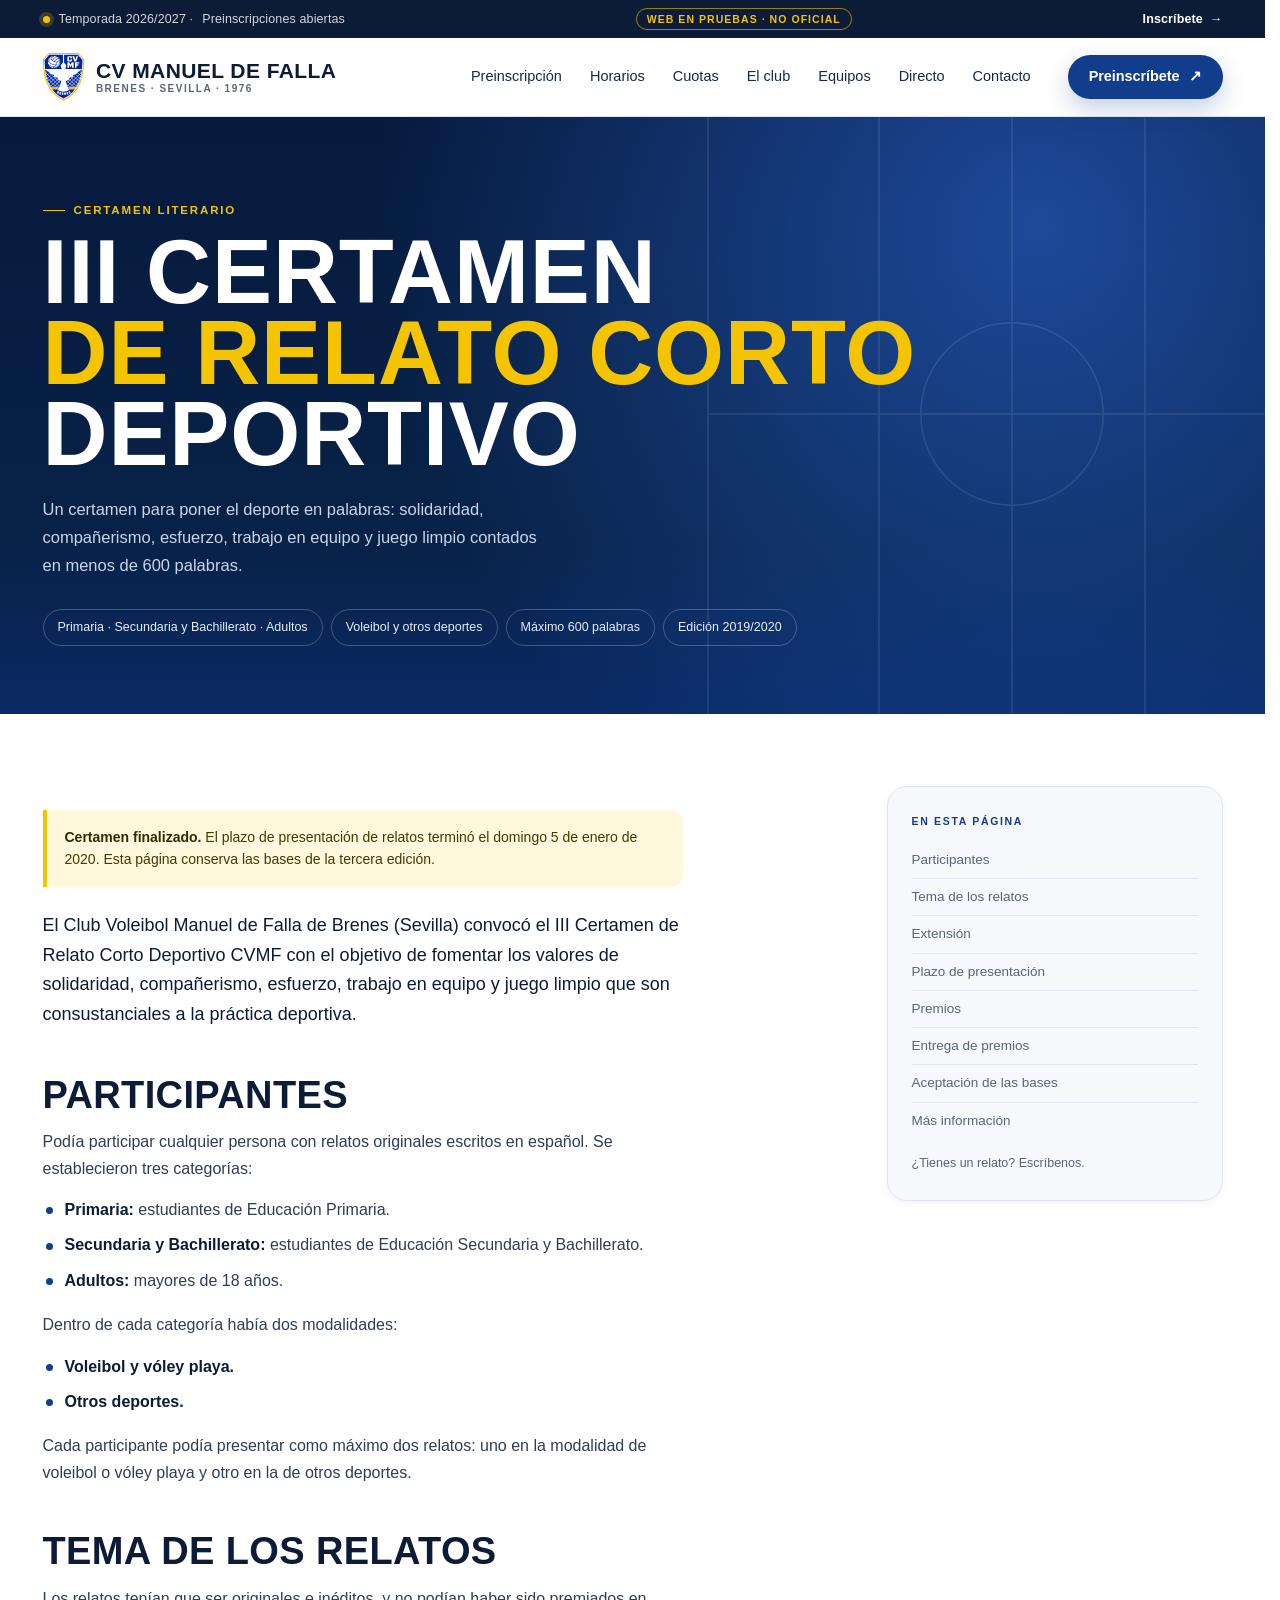
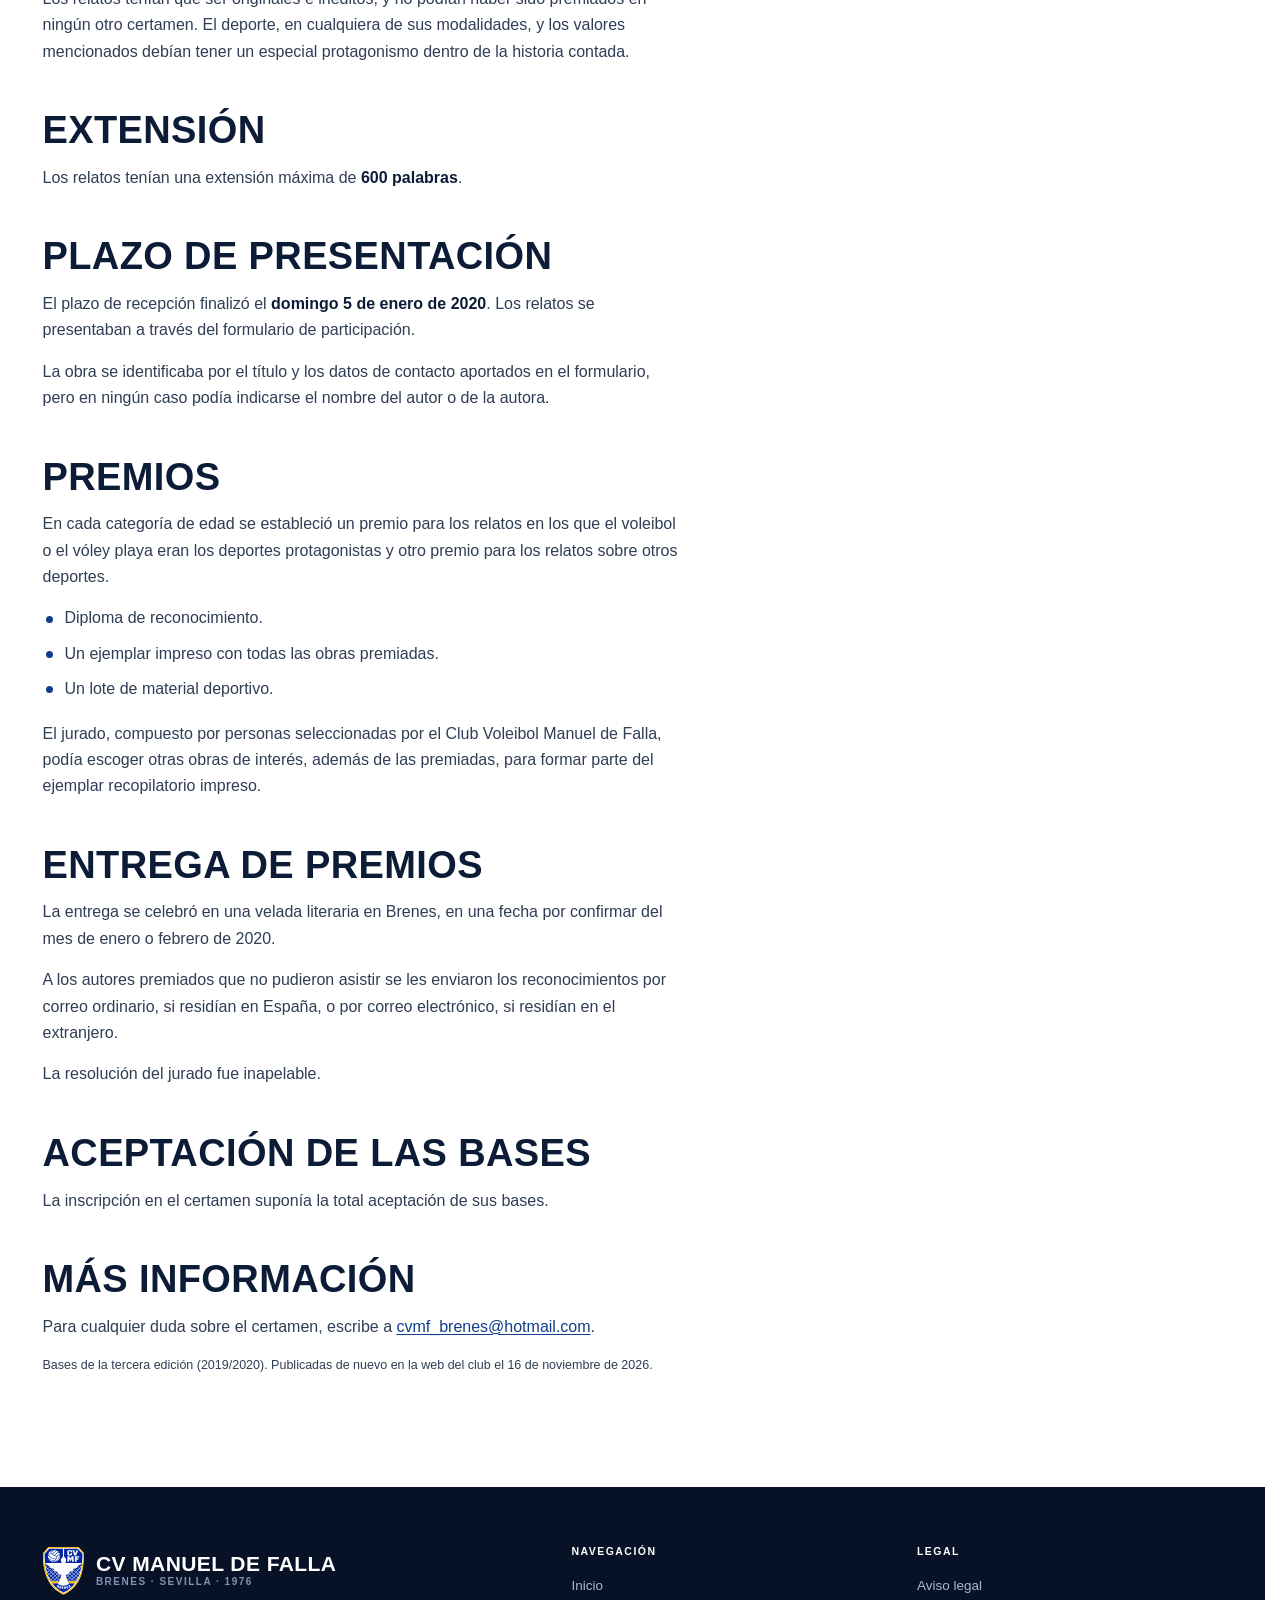
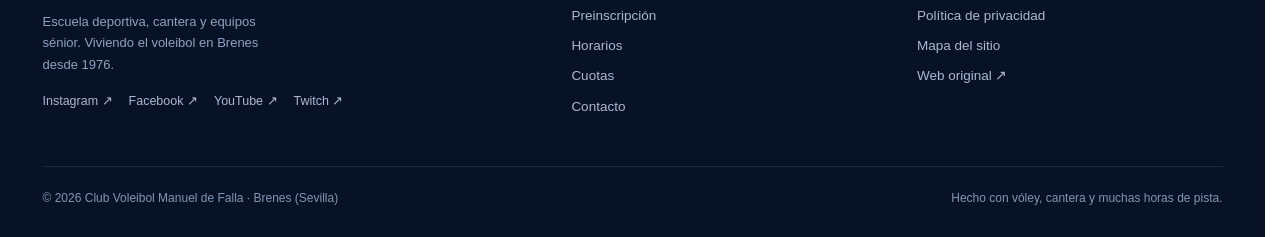
<file: iii-certamen-relato-corto.html>
<!DOCTYPE html>
<html lang="es" class="no-js">
<head>
<meta charset="utf-8">
<meta name="viewport" content="width=device-width, initial-scale=1">
<meta name="color-scheme" content="light">
<meta http-equiv="Content-Security-Policy" content="default-src 'self'; script-src 'self' 'sha256-gFJc63H6Aczv5c6IZQ82BaixzglvMPnIibj0LG5RmUk='; style-src 'self' https://fonts.googleapis.com; font-src 'self' https://fonts.gstatic.com; img-src 'self' data:; connect-src 'self' https://fonts.googleapis.com https://fonts.gstatic.com; frame-src https://www.youtube-nocookie.com; object-src 'none'; base-uri 'self'; form-action 'none'; upgrade-insecure-requests">
<meta name="referrer" content="strict-origin-when-cross-origin">
<title>III Certamen de Relato Corto Deportivo CVMF | CV Manuel de Falla</title>
<meta name="description" content="Bases del III Certamen de Relato Corto Deportivo del Club Voleibol Manuel de Falla: categorías, modalidades, premios y jurado de la edición 2019/2020.">
<meta name="theme-color" content="#0a2a66">
<script>
document.documentElement.className = document.documentElement.className.replace('no-js', 'js');
window.setTimeout(function () {
  if (!window.__cvmfReady) document.documentElement.classList.remove('js');
}, 2000);
</script>
<link rel="canonical" href="https://iawebdemos.github.io/CVMF-Web-DEMO/iii-certamen-relato-corto.html">

<meta property="og:type" content="article">
<meta property="og:locale" content="es_ES">
<meta property="og:site_name" content="Club Voleibol Manuel de Falla">
<meta property="og:title" content="III Certamen de Relato Corto Deportivo CVMF">
<meta property="og:description" content="Deporte y escritura: bases, categorías y premios de la tercera edición del certamen literario del club.">
<meta property="og:url" content="https://iawebdemos.github.io/CVMF-Web-DEMO/iii-certamen-relato-corto.html">
<meta property="og:image" content="https://iawebdemos.github.io/CVMF-Web-DEMO/assets/og-image.jpg?v=20261116">
<meta property="og:image:width" content="1200">
<meta property="og:image:height" content="630">
<meta property="og:image:alt" content="Escudo del Club Voleibol Manuel de Falla con el lema 50 años viviendo el vóley">
<meta name="twitter:card" content="summary_large_image">
<meta name="twitter:title" content="III Certamen de Relato Corto Deportivo CVMF">
<meta name="twitter:description" content="Deporte y escritura: bases, categorías y premios de la tercera edición del certamen literario del club.">
<meta name="twitter:image" content="https://iawebdemos.github.io/CVMF-Web-DEMO/assets/og-image.jpg?v=20261116">

<link rel="icon" href="assets/favicon.svg" type="image/svg+xml">
<link rel="preconnect" href="https://fonts.googleapis.com">
<link rel="preconnect" href="https://fonts.gstatic.com" crossorigin>
<link href="https://fonts.googleapis.com/css2?family=Barlow+Condensed:wght@600;700&amp;family=Inter:wght@400;500;600;700&amp;display=swap" rel="stylesheet">
<link rel="stylesheet" href="styles.css">
</head>
<body>
<a class="skip-link" href="#contenido">Saltar al contenido</a>

<div class="topbar">
  <div class="wrap">
    <p class="topbar-note"><span class="live-dot" aria-hidden="true"></span> <span class="topbar-season">Temporada 2026/2027 · </span>Preinscripciones abiertas</p>
    <p class="beta-badge"><span class="beta-long">Web en pruebas · no oficial</span><span class="beta-short">En pruebas</span></p>
    <a class="topbar-link" href="index.html#preinscripcion">Inscríbete <span aria-hidden="true">→</span></a>
  </div>
</div>

<header class="site-header">
  <div class="wrap header-inner">
    <a class="brand" href="index.html" aria-label="Club Voleibol Manuel de Falla, ir al inicio">
      <img class="crest" src="brand/escudo.svg" width="200" height="232" alt="">
      <span class="brand-text">
        <span class="brand-name">CV Manuel de Falla</span>
        <span class="brand-sub">Brenes · Sevilla · 1976</span>
      </span>
    </a>

    <nav class="nav" id="nav" aria-label="Navegación principal">
      <a href="index.html#preinscripcion">Preinscripción</a>
      <a href="index.html#horarios">Horarios</a>
      <a href="index.html#cuotas">Cuotas</a>
      <a href="index.html#club">El club</a>
      <a href="index.html#equipos">Equipos</a>
      <a href="index.html#directo">Directo</a>
      <a href="index.html#contacto">Contacto</a>
      <a class="nav-cta" href="https://forms.gle/tboq52XEYnAkywhg6" target="_blank" rel="noopener">Preinscripción 2026/27 <span aria-hidden="true">↗</span></a>
    </nav>

    <a class="btn btn-primary header-cta" href="index.html#preinscripcion">Preinscríbete <span aria-hidden="true">↗</span></a>

    <button class="nav-toggle" type="button" aria-expanded="false" aria-controls="nav" aria-label="Abrir menú">
      <span class="nav-toggle-bars" aria-hidden="true"></span>
    </button>
  </div>
</header>

<main id="contenido">

  <section class="page-hero">
    <svg class="page-court" viewBox="0 0 800 800" fill="none" stroke="currentColor" stroke-width="1.6" aria-hidden="true">
      <rect x="80" y="80" width="640" height="640"/>
      <path d="M400 80v640M260 80v640M540 80v640M80 400h640"/>
      <circle cx="400" cy="400" r="96"/>
    </svg>
    <div class="wrap">
      <p class="kicker kicker-light">Certamen literario</p>
      <h1>III Certamen<br><span>de Relato Corto</span><br>Deportivo</h1>
      <p class="page-hero-lede">Un certamen para poner el deporte en palabras: solidaridad, compañerismo, esfuerzo, trabajo en equipo y juego limpio contados en menos de 600 palabras.</p>
      <ul class="page-meta">
        <li>Primaria · Secundaria y Bachillerato · Adultos</li>
        <li>Voleibol y otros deportes</li>
        <li>Máximo 600 palabras</li>
        <li>Edición 2019/2020</li>
      </ul>
    </div>
  </section>

  <div class="page-body">
    <div class="wrap page-grid">
      <div class="prose">

        <div class="note-box">
          <strong>Certamen finalizado.</strong> El plazo de presentación de relatos terminó el domingo 5 de enero de 2020. Esta página conserva las bases de la tercera edición.
        </div>

        <p class="lead">El Club Voleibol Manuel de Falla de Brenes (Sevilla) convocó el III Certamen de Relato Corto Deportivo CVMF con el objetivo de fomentar los valores de solidaridad, compañerismo, esfuerzo, trabajo en equipo y juego limpio que son consustanciales a la práctica deportiva.</p>

        <h2 id="participantes">Participantes</h2>
        <p>Podía participar cualquier persona con relatos originales escritos en español. Se establecieron tres categorías:</p>
        <ul>
          <li><strong>Primaria:</strong> estudiantes de Educación Primaria.</li>
          <li><strong>Secundaria y Bachillerato:</strong> estudiantes de Educación Secundaria y Bachillerato.</li>
          <li><strong>Adultos:</strong> mayores de 18 años.</li>
        </ul>
        <p>Dentro de cada categoría había dos modalidades:</p>
        <ul>
          <li><strong>Voleibol y vóley playa.</strong></li>
          <li><strong>Otros deportes.</strong></li>
        </ul>
        <p>Cada participante podía presentar como máximo dos relatos: uno en la modalidad de voleibol o vóley playa y otro en la de otros deportes.</p>

        <h2 id="tema">Tema de los relatos</h2>
        <p>Los relatos tenían que ser originales e inéditos, y no podían haber sido premiados en ningún otro certamen. El deporte, en cualquiera de sus modalidades, y los valores mencionados debían tener un especial protagonismo dentro de la historia contada.</p>

        <h2 id="extension">Extensión</h2>
        <p>Los relatos tenían una extensión máxima de <strong>600 palabras</strong>.</p>

        <h2 id="plazo">Plazo de presentación</h2>
        <p>El plazo de recepción finalizó el <strong>domingo 5 de enero de 2020</strong>. Los relatos se presentaban a través del formulario de participación.</p>
        <p>La obra se identificaba por el título y los datos de contacto aportados en el formulario, pero en ningún caso podía indicarse el nombre del autor o de la autora.</p>

        <h2 id="premios">Premios</h2>
        <p>En cada categoría de edad se estableció un premio para los relatos en los que el voleibol o el vóley playa eran los deportes protagonistas y otro premio para los relatos sobre otros deportes.</p>
        <ul>
          <li>Diploma de reconocimiento.</li>
          <li>Un ejemplar impreso con todas las obras premiadas.</li>
          <li>Un lote de material deportivo.</li>
        </ul>
        <p>El jurado, compuesto por personas seleccionadas por el Club Voleibol Manuel de Falla, podía escoger otras obras de interés, además de las premiadas, para formar parte del ejemplar recopilatorio impreso.</p>

        <h2 id="entrega">Entrega de premios</h2>
        <p>La entrega se celebró en una velada literaria en Brenes, en una fecha por confirmar del mes de enero o febrero de 2020.</p>
        <p>A los autores premiados que no pudieron asistir se les enviaron los reconocimientos por correo ordinario, si residían en España, o por correo electrónico, si residían en el extranjero.</p>
        <p>La resolución del jurado fue inapelable.</p>

        <h2 id="bases">Aceptación de las bases</h2>
        <p>La inscripción en el certamen suponía la total aceptación de sus bases.</p>

        <h2 id="contacto">Más información</h2>
        <p>Para cualquier duda sobre el certamen, escribe a <a href="mailto:cvmf_brenes@hotmail.com">cvmf_brenes@hotmail.com</a>.</p>
        <p class="doc-meta">Bases de la tercera edición (2019/2020). Publicadas de nuevo en la web del club el 16 de noviembre de 2026.</p>
      </div>

      <aside class="page-aside">
        <nav class="aside-card" aria-label="Contenido de las bases">
          <p class="aside-kicker">En esta página</p>
          <ul class="aside-nav">
            <li><a href="#participantes">Participantes</a></li>
            <li><a href="#tema">Tema de los relatos</a></li>
            <li><a href="#extension">Extensión</a></li>
            <li><a href="#plazo">Plazo de presentación</a></li>
            <li><a href="#premios">Premios</a></li>
            <li><a href="#entrega">Entrega de premios</a></li>
            <li><a href="#bases">Aceptación de las bases</a></li>
            <li><a href="#contacto">Más información</a></li>
          </ul>
          <p class="doc-meta">¿Tienes un relato? <a href="mailto:cvmf_brenes@hotmail.com">Escríbenos</a>.</p>
        </nav>
      </aside>
    </div>
  </div>

</main>

<footer class="footer">
  <div class="wrap">
    <div class="footer-grid">
      <div class="footer-brand">
        <a class="brand brand-footer" href="index.html" aria-label="Volver al inicio">
          <img class="crest" src="brand/escudo.svg" width="200" height="232" alt="">
          <span class="brand-text">
            <span class="brand-name">CV Manuel de Falla</span>
            <span class="brand-sub">Brenes · Sevilla · 1976</span>
          </span>
        </a>
        <p>Escuela deportiva, cantera y equipos sénior. Viviendo el voleibol en Brenes desde 1976.</p>
        <nav class="footer-social" aria-label="Redes sociales del club">
          <a href="https://www.instagram.com/cvmf_brenes/" target="_blank" rel="noopener">Instagram ↗</a>
          <a href="https://www.facebook.com/CVManueldeFallaBrenes" target="_blank" rel="noopener">Facebook ↗</a>
          <a href="https://www.youtube.com/@cvmf_brenes" target="_blank" rel="noopener">YouTube ↗</a>
          <a href="https://www.twitch.tv/cvmf_brenes" target="_blank" rel="noopener">Twitch ↗</a>
        </nav>
      </div>

      <nav class="footer-col" aria-label="Navegación del pie">
        <h2>Navegación</h2>
        <a href="index.html">Inicio</a>
        <a href="index.html#preinscripcion">Preinscripción</a>
        <a href="index.html#horarios">Horarios</a>
        <a href="index.html#cuotas">Cuotas</a>
        <a href="index.html#contacto">Contacto</a>
      </nav>

      <div class="footer-col">
        <h2>Legal</h2>
        <a href="aviso-legal.html">Aviso legal</a>
        <a href="privacidad.html">Política de privacidad</a>
        <a href="mapa-del-sitio.html">Mapa del sitio</a>
        <a href="https://cvmanueldefalla.jimdofree.com/" target="_blank" rel="noopener">Web original ↗</a>
      </div>
    </div>

    <div class="footer-bottom">
      <p>© <span id="year">2026</span> Club Voleibol Manuel de Falla · Brenes (Sevilla)</p>
      <p>Hecho con vóley, cantera y muchas horas de pista.</p>
    </div>
  </div>
</footer>

<button class="to-top" type="button" aria-label="Volver arriba">↑</button>

<script src="script.js"></script>
</body>
</html>
</file>
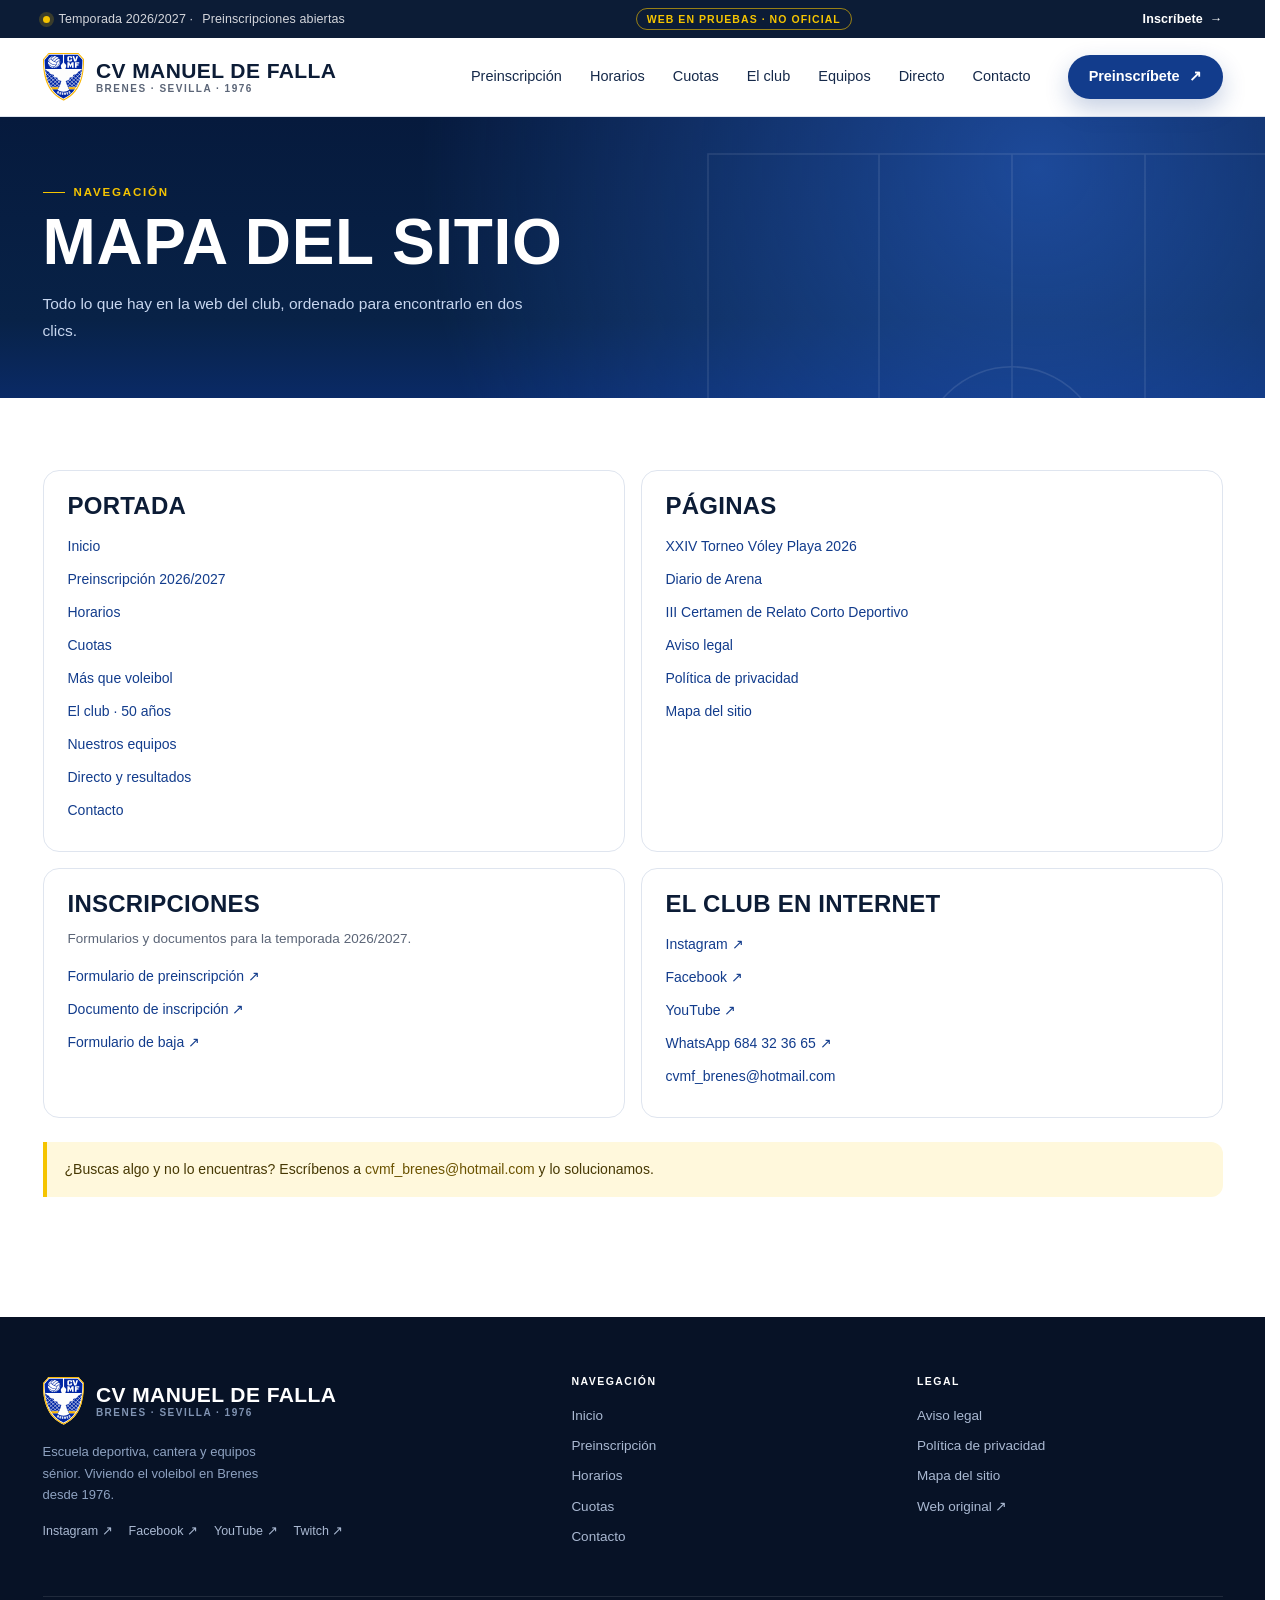
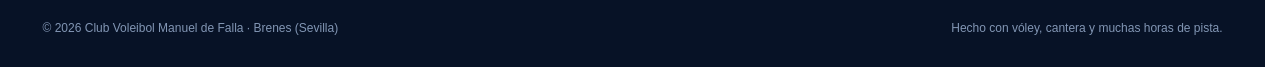
<file: mapa-del-sitio.html>
<!DOCTYPE html>
<html lang="es" class="no-js">
<head>
<meta charset="utf-8">
<meta name="viewport" content="width=device-width, initial-scale=1">
<meta name="color-scheme" content="light">
<meta http-equiv="Content-Security-Policy" content="default-src 'self'; script-src 'self' 'sha256-gFJc63H6Aczv5c6IZQ82BaixzglvMPnIibj0LG5RmUk='; style-src 'self' https://fonts.googleapis.com; font-src 'self' https://fonts.gstatic.com; img-src 'self' data:; connect-src 'self' https://fonts.googleapis.com https://fonts.gstatic.com; frame-src https://www.youtube-nocookie.com; object-src 'none'; base-uri 'self'; form-action 'none'; upgrade-insecure-requests">
<meta name="referrer" content="strict-origin-when-cross-origin">
<title>Mapa del sitio | CV Manuel de Falla</title>
<meta name="description" content="Todas las secciones y páginas de la web del Club Voleibol Manuel de Falla: preinscripción, horarios, cuotas, equipos, torneo, contacto y avisos legales.">
<meta name="theme-color" content="#0a2a66">
<script>
document.documentElement.className = document.documentElement.className.replace('no-js', 'js');
window.setTimeout(function () {
  if (!window.__cvmfReady) document.documentElement.classList.remove('js');
}, 2000);
</script>
<link rel="canonical" href="https://iawebdemos.github.io/CVMF-Web-DEMO/mapa-del-sitio.html">

<meta property="og:type" content="website">
<meta property="og:locale" content="es_ES">
<meta property="og:site_name" content="Club Voleibol Manuel de Falla">
<meta property="og:title" content="Mapa del sitio | CV Manuel de Falla">
<meta property="og:description" content="Todas las secciones y páginas de la web del club, en un solo lugar.">
<meta property="og:url" content="https://iawebdemos.github.io/CVMF-Web-DEMO/mapa-del-sitio.html">
<meta property="og:image" content="https://iawebdemos.github.io/CVMF-Web-DEMO/assets/og-image.jpg?v=20261116">
<meta name="twitter:card" content="summary_large_image">
<meta name="twitter:title" content="Mapa del sitio | CV Manuel de Falla">
<meta name="twitter:description" content="Todas las secciones y páginas de la web del club, en un solo lugar.">
<meta name="twitter:image" content="https://iawebdemos.github.io/CVMF-Web-DEMO/assets/og-image.jpg?v=20261116">

<link rel="icon" href="assets/favicon.svg" type="image/svg+xml">
<link rel="preconnect" href="https://fonts.googleapis.com">
<link rel="preconnect" href="https://fonts.gstatic.com" crossorigin>
<link href="https://fonts.googleapis.com/css2?family=Barlow+Condensed:wght@600;700&amp;family=Inter:wght@400;500;600;700&amp;display=swap" rel="stylesheet">
<link rel="stylesheet" href="styles.css">
</head>
<body>
<a class="skip-link" href="#contenido">Saltar al contenido</a>

<div class="topbar">
  <div class="wrap">
    <p class="topbar-note"><span class="live-dot" aria-hidden="true"></span> <span class="topbar-season">Temporada 2026/2027 · </span>Preinscripciones abiertas</p>
    <p class="beta-badge"><span class="beta-long">Web en pruebas · no oficial</span><span class="beta-short">En pruebas</span></p>
    <a class="topbar-link" href="index.html#preinscripcion">Inscríbete <span aria-hidden="true">→</span></a>
  </div>
</div>

<header class="site-header">
  <div class="wrap header-inner">
    <a class="brand" href="index.html" aria-label="Club Voleibol Manuel de Falla, ir al inicio">
      <img class="crest" src="brand/escudo.svg" width="200" height="232" alt="">
      <span class="brand-text">
        <span class="brand-name">CV Manuel de Falla</span>
        <span class="brand-sub">Brenes · Sevilla · 1976</span>
      </span>
    </a>

    <nav class="nav" id="nav" aria-label="Navegación principal">
      <a href="index.html#preinscripcion">Preinscripción</a>
      <a href="index.html#horarios">Horarios</a>
      <a href="index.html#cuotas">Cuotas</a>
      <a href="index.html#club">El club</a>
      <a href="index.html#equipos">Equipos</a>
      <a href="index.html#directo">Directo</a>
      <a href="index.html#contacto">Contacto</a>
      <a class="nav-cta" href="https://forms.gle/tboq52XEYnAkywhg6" target="_blank" rel="noopener">Preinscripción 2026/27 <span aria-hidden="true">↗</span></a>
    </nav>

    <a class="btn btn-primary header-cta" href="index.html#preinscripcion">Preinscríbete <span aria-hidden="true">↗</span></a>

    <button class="nav-toggle" type="button" aria-expanded="false" aria-controls="nav" aria-label="Abrir menú">
      <span class="nav-toggle-bars" aria-hidden="true"></span>
    </button>
  </div>
</header>

<main id="contenido">

  <section class="page-hero page-hero-compact">
    <svg class="page-court" viewBox="0 0 800 800" fill="none" stroke="currentColor" stroke-width="1.6" aria-hidden="true">
      <rect x="80" y="80" width="640" height="640"/>
      <path d="M400 80v640M260 80v640M540 80v640M80 400h640"/>
      <circle cx="400" cy="400" r="96"/>
    </svg>
    <div class="wrap">
      <p class="kicker kicker-light">Navegación</p>
      <h1>Mapa del sitio</h1>
      <p class="page-hero-lede">Todo lo que hay en la web del club, ordenado para encontrarlo en dos clics.</p>
    </div>
  </section>

  <div class="page-body">
    <div class="wrap">
      <div class="sitemap-grid">
        <nav class="sitemap-card" aria-label="Secciones de la portada">
          <h2>Portada</h2>
          <a href="index.html#inicio">Inicio</a>
          <a href="index.html#preinscripcion">Preinscripción 2026/2027</a>
          <a href="index.html#horarios">Horarios</a>
          <a href="index.html#cuotas">Cuotas</a>
          <a href="index.html#actualidad">Más que voleibol</a>
          <a href="index.html#club">El club · 50 años</a>
          <a href="index.html#equipos">Nuestros equipos</a>
          <a href="index.html#directo">Directo y resultados</a>
          <a href="index.html#contacto">Contacto</a>
        </nav>

        <nav class="sitemap-card" aria-label="Páginas del sitio">
          <h2>Páginas</h2>
          <a href="torneo-voley-playa-2026.html">XXIV Torneo Vóley Playa 2026</a>
          <a href="diario-de-arena.html">Diario de Arena</a>
          <a href="iii-certamen-relato-corto.html">III Certamen de Relato Corto Deportivo</a>
          <a href="aviso-legal.html">Aviso legal</a>
          <a href="privacidad.html">Política de privacidad</a>
          <a href="mapa-del-sitio.html">Mapa del sitio</a>
        </nav>

        <div class="sitemap-card">
          <h2>Inscripciones</h2>
          <p>Formularios y documentos para la temporada 2026/2027.</p>
          <a href="https://forms.gle/tboq52XEYnAkywhg6" target="_blank" rel="noopener">Formulario de preinscripción ↗</a>
          <a href="https://drive.google.com/file/d/1eK2XEVz1SRnPNGB83WnNnm5GTc2Q2RDp/view?usp=sharing" target="_blank" rel="noopener">Documento de inscripción ↗</a>
          <a href="https://docs.google.com/forms/d/e/1FAIpQLSc_Apjg0cfdGxTDJz6YJHR3G9IXA7DrkFJ357wlwvrncmGJmg/viewform?usp=pp_url" target="_blank" rel="noopener">Formulario de baja ↗</a>
        </div>

        <div class="sitemap-card">
          <h2>El club en internet</h2>
          <a href="https://www.instagram.com/cvmf_brenes/" target="_blank" rel="noopener">Instagram ↗</a>
          <a href="https://www.facebook.com/CVManueldeFallaBrenes" target="_blank" rel="noopener">Facebook ↗</a>
          <a href="https://www.youtube.com/@cvmf_brenes" target="_blank" rel="noopener">YouTube ↗</a>
          <a href="https://wa.me/34684323665" target="_blank" rel="noopener">WhatsApp 684 32 36 65 ↗</a>
          <a href="mailto:cvmf_brenes@hotmail.com">cvmf_brenes@hotmail.com</a>
        </div>
      </div>

      <div class="note-box">
        ¿Buscas algo y no lo encuentras? Escríbenos a <a href="mailto:cvmf_brenes@hotmail.com">cvmf_brenes@hotmail.com</a> y lo solucionamos.
      </div>
    </div>
  </div>

</main>

<footer class="footer">
  <div class="wrap">
    <div class="footer-grid">
      <div class="footer-brand">
        <a class="brand brand-footer" href="index.html" aria-label="Volver al inicio">
          <img class="crest" src="brand/escudo.svg" width="200" height="232" alt="">
          <span class="brand-text">
            <span class="brand-name">CV Manuel de Falla</span>
            <span class="brand-sub">Brenes · Sevilla · 1976</span>
          </span>
        </a>
        <p>Escuela deportiva, cantera y equipos sénior. Viviendo el voleibol en Brenes desde 1976.</p>
        <nav class="footer-social" aria-label="Redes sociales del club">
          <a href="https://www.instagram.com/cvmf_brenes/" target="_blank" rel="noopener">Instagram ↗</a>
          <a href="https://www.facebook.com/CVManueldeFallaBrenes" target="_blank" rel="noopener">Facebook ↗</a>
          <a href="https://www.youtube.com/@cvmf_brenes" target="_blank" rel="noopener">YouTube ↗</a>
          <a href="https://www.twitch.tv/cvmf_brenes" target="_blank" rel="noopener">Twitch ↗</a>
        </nav>
      </div>

      <nav class="footer-col" aria-label="Navegación del pie">
        <h2>Navegación</h2>
        <a href="index.html">Inicio</a>
        <a href="index.html#preinscripcion">Preinscripción</a>
        <a href="index.html#horarios">Horarios</a>
        <a href="index.html#cuotas">Cuotas</a>
        <a href="index.html#contacto">Contacto</a>
      </nav>

      <div class="footer-col">
        <h2>Legal</h2>
        <a href="aviso-legal.html">Aviso legal</a>
        <a href="privacidad.html">Política de privacidad</a>
        <a href="mapa-del-sitio.html">Mapa del sitio</a>
        <a href="https://cvmanueldefalla.jimdofree.com/" target="_blank" rel="noopener">Web original ↗</a>
      </div>
    </div>

    <div class="footer-bottom">
      <p>© <span id="year">2026</span> Club Voleibol Manuel de Falla · Brenes (Sevilla)</p>
      <p>Hecho con vóley, cantera y muchas horas de pista.</p>
    </div>
  </div>
</footer>

<button class="to-top" type="button" aria-label="Volver arriba">↑</button>

<script src="script.js"></script>
</body>
</html>
</file>
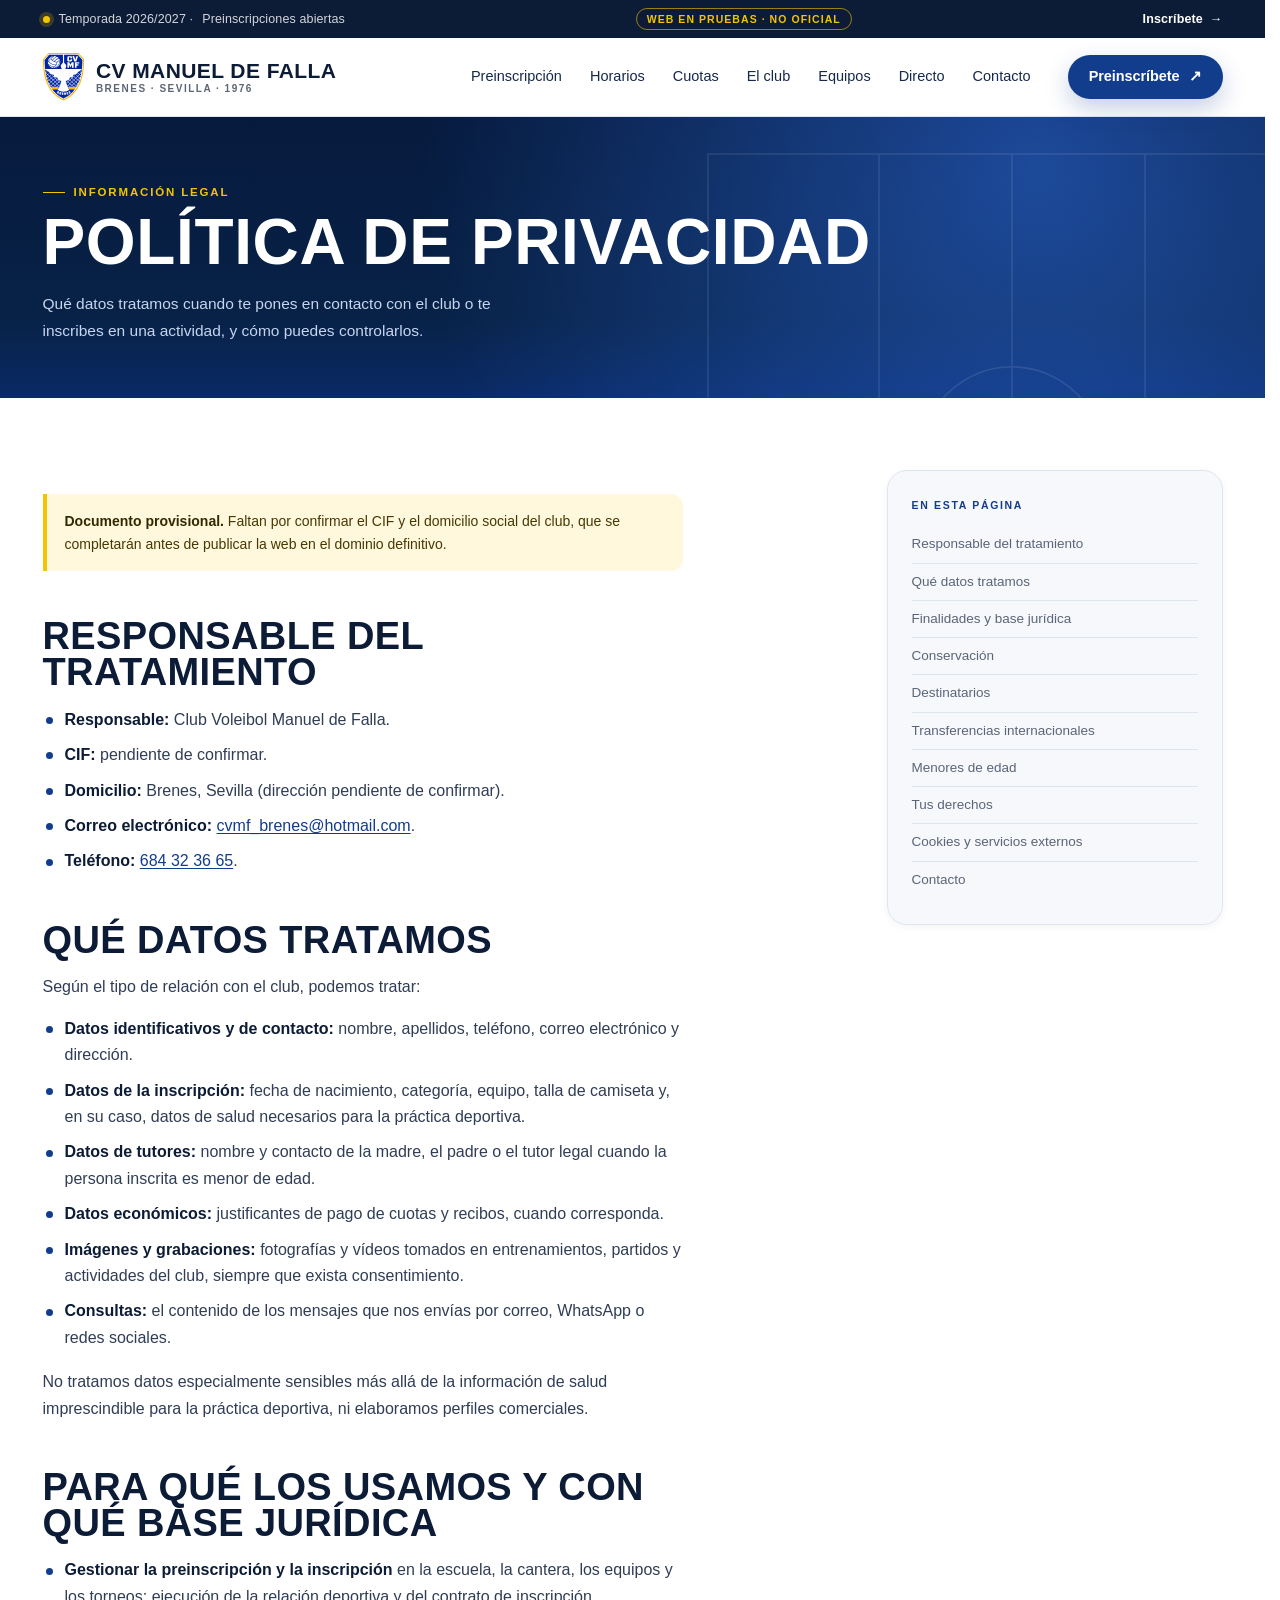
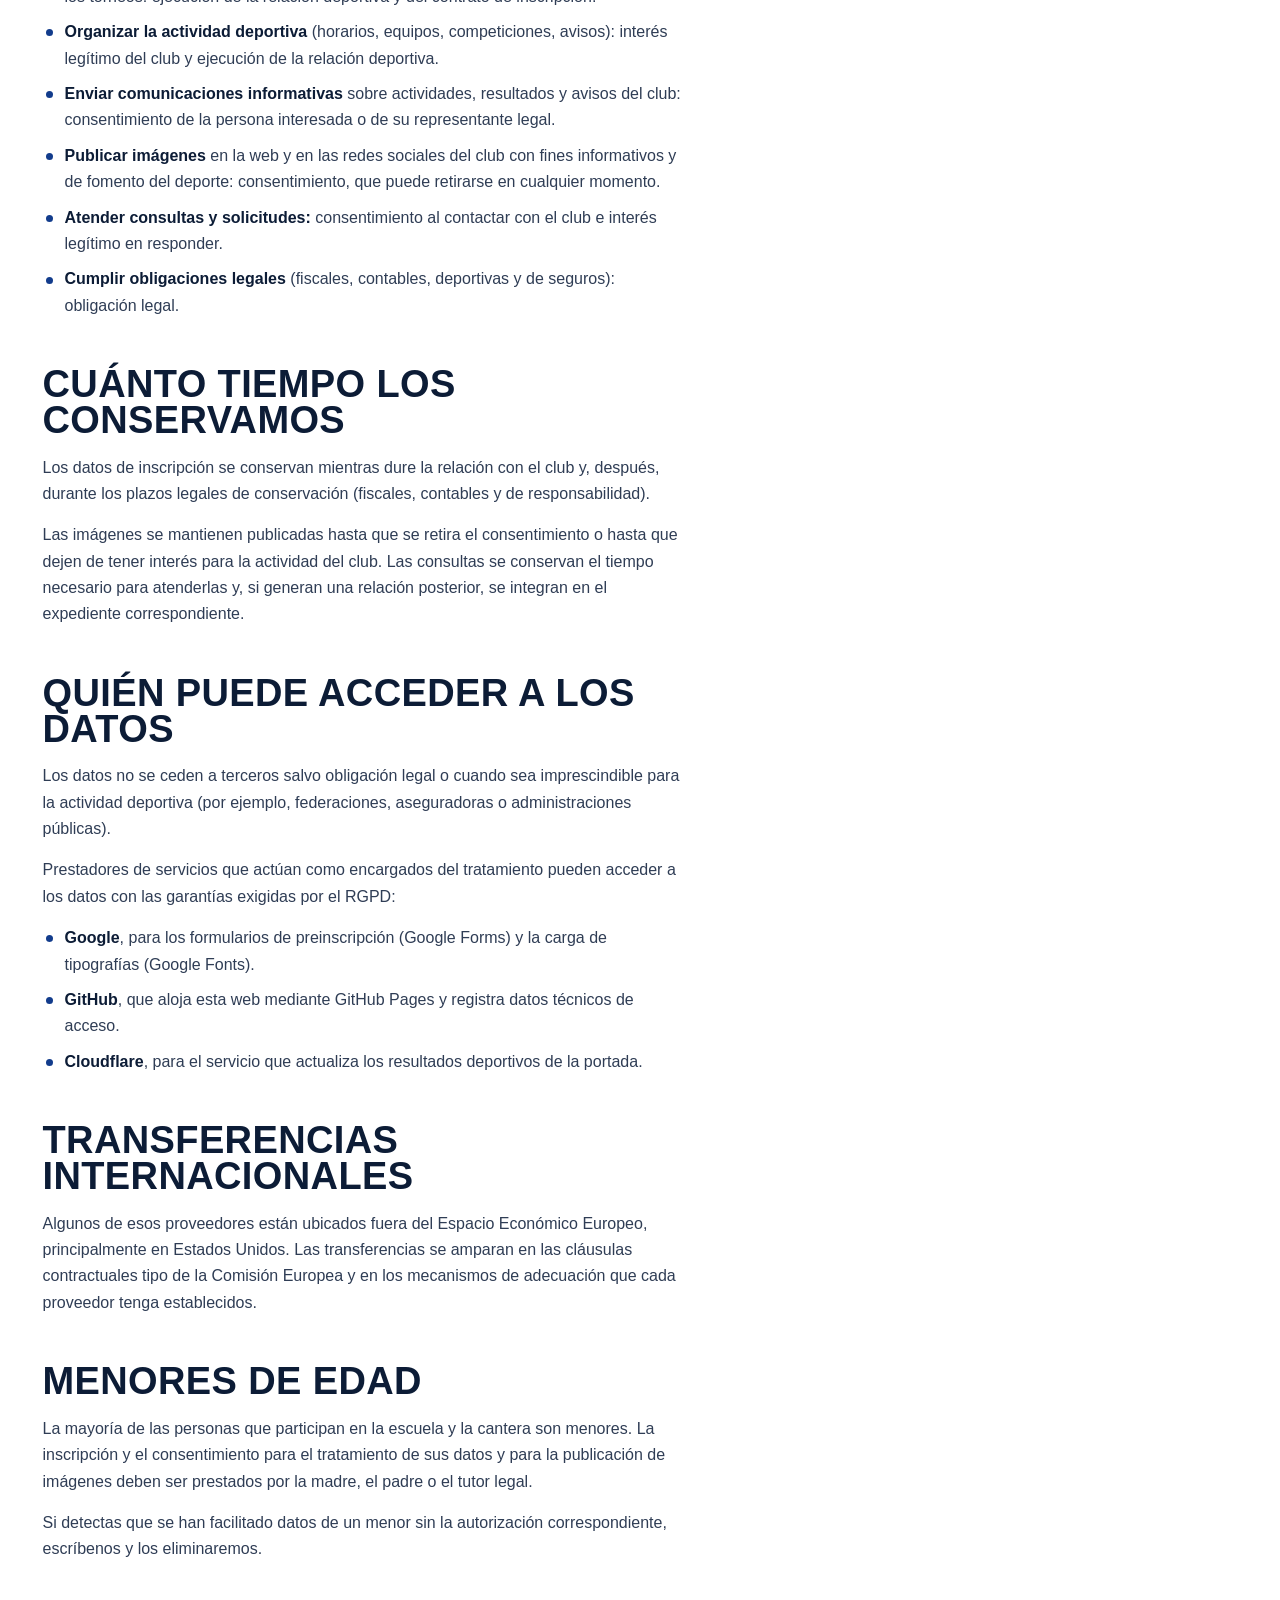
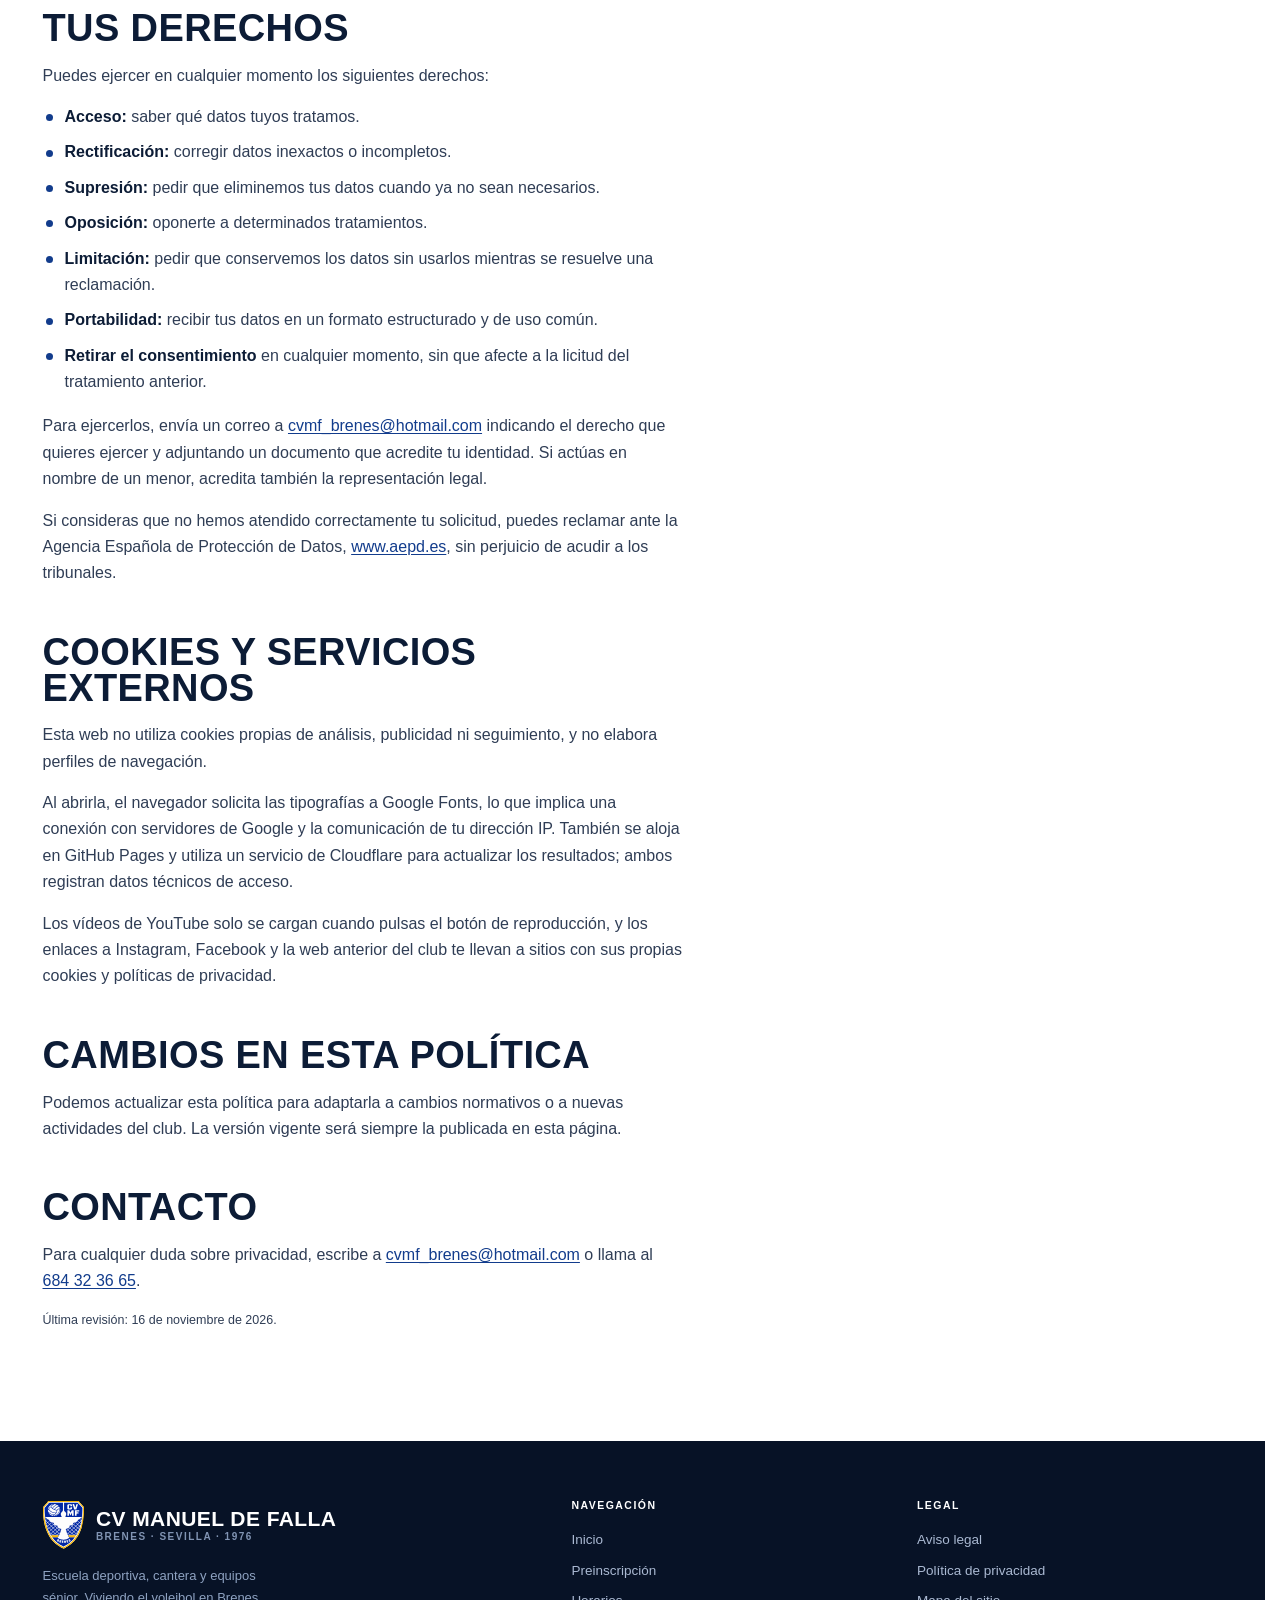
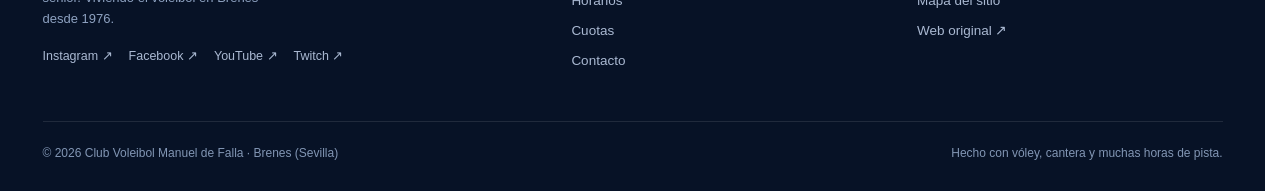
<file: privacidad.html>
<!DOCTYPE html>
<html lang="es" class="no-js">
<head>
<meta charset="utf-8">
<meta name="viewport" content="width=device-width, initial-scale=1">
<meta name="color-scheme" content="light">
<meta http-equiv="Content-Security-Policy" content="default-src 'self'; script-src 'self' 'sha256-gFJc63H6Aczv5c6IZQ82BaixzglvMPnIibj0LG5RmUk='; style-src 'self' https://fonts.googleapis.com; font-src 'self' https://fonts.gstatic.com; img-src 'self' data:; connect-src 'self' https://fonts.googleapis.com https://fonts.gstatic.com; frame-src https://www.youtube-nocookie.com; object-src 'none'; base-uri 'self'; form-action 'none'; upgrade-insecure-requests">
<meta name="referrer" content="strict-origin-when-cross-origin">
<title>Política de privacidad | CV Manuel de Falla</title>
<meta name="description" content="Política de privacidad del Club Voleibol Manuel de Falla: qué datos trata, con qué finalidad, cuánto tiempo los conserva y cómo ejercer tus derechos.">
<meta name="theme-color" content="#0a2a66">
<script>
document.documentElement.className = document.documentElement.className.replace('no-js', 'js');
window.setTimeout(function () {
  if (!window.__cvmfReady) document.documentElement.classList.remove('js');
}, 2000);
</script>
<link rel="canonical" href="https://iawebdemos.github.io/CVMF-Web-DEMO/privacidad.html">

<meta property="og:type" content="website">
<meta property="og:locale" content="es_ES">
<meta property="og:site_name" content="Club Voleibol Manuel de Falla">
<meta property="og:title" content="Política de privacidad | CV Manuel de Falla">
<meta property="og:description" content="Qué datos trata el club, con qué finalidad, cuánto tiempo los conserva y cómo ejercer tus derechos.">
<meta property="og:url" content="https://iawebdemos.github.io/CVMF-Web-DEMO/privacidad.html">
<meta property="og:image" content="https://iawebdemos.github.io/CVMF-Web-DEMO/assets/og-image.jpg?v=20261116">
<meta name="twitter:card" content="summary_large_image">
<meta name="twitter:title" content="Política de privacidad | CV Manuel de Falla">
<meta name="twitter:description" content="Qué datos trata el club, con qué finalidad, cuánto tiempo los conserva y cómo ejercer tus derechos.">
<meta name="twitter:image" content="https://iawebdemos.github.io/CVMF-Web-DEMO/assets/og-image.jpg?v=20261116">

<link rel="icon" href="assets/favicon.svg" type="image/svg+xml">
<link rel="preconnect" href="https://fonts.googleapis.com">
<link rel="preconnect" href="https://fonts.gstatic.com" crossorigin>
<link href="https://fonts.googleapis.com/css2?family=Barlow+Condensed:wght@600;700&amp;family=Inter:wght@400;500;600;700&amp;display=swap" rel="stylesheet">
<link rel="stylesheet" href="styles.css">
</head>
<body>
<a class="skip-link" href="#contenido">Saltar al contenido</a>

<div class="topbar">
  <div class="wrap">
    <p class="topbar-note"><span class="live-dot" aria-hidden="true"></span> <span class="topbar-season">Temporada 2026/2027 · </span>Preinscripciones abiertas</p>
    <p class="beta-badge"><span class="beta-long">Web en pruebas · no oficial</span><span class="beta-short">En pruebas</span></p>
    <a class="topbar-link" href="index.html#preinscripcion">Inscríbete <span aria-hidden="true">→</span></a>
  </div>
</div>

<header class="site-header">
  <div class="wrap header-inner">
    <a class="brand" href="index.html" aria-label="Club Voleibol Manuel de Falla, ir al inicio">
      <img class="crest" src="brand/escudo.svg" width="200" height="232" alt="">
      <span class="brand-text">
        <span class="brand-name">CV Manuel de Falla</span>
        <span class="brand-sub">Brenes · Sevilla · 1976</span>
      </span>
    </a>

    <nav class="nav" id="nav" aria-label="Navegación principal">
      <a href="index.html#preinscripcion">Preinscripción</a>
      <a href="index.html#horarios">Horarios</a>
      <a href="index.html#cuotas">Cuotas</a>
      <a href="index.html#club">El club</a>
      <a href="index.html#equipos">Equipos</a>
      <a href="index.html#directo">Directo</a>
      <a href="index.html#contacto">Contacto</a>
      <a class="nav-cta" href="https://forms.gle/tboq52XEYnAkywhg6" target="_blank" rel="noopener">Preinscripción 2026/27 <span aria-hidden="true">↗</span></a>
    </nav>

    <a class="btn btn-primary header-cta" href="index.html#preinscripcion">Preinscríbete <span aria-hidden="true">↗</span></a>

    <button class="nav-toggle" type="button" aria-expanded="false" aria-controls="nav" aria-label="Abrir menú">
      <span class="nav-toggle-bars" aria-hidden="true"></span>
    </button>
  </div>
</header>

<main id="contenido">

  <section class="page-hero page-hero-compact">
    <svg class="page-court" viewBox="0 0 800 800" fill="none" stroke="currentColor" stroke-width="1.6" aria-hidden="true">
      <rect x="80" y="80" width="640" height="640"/>
      <path d="M400 80v640M260 80v640M540 80v640M80 400h640"/>
      <circle cx="400" cy="400" r="96"/>
    </svg>
    <div class="wrap">
      <p class="kicker kicker-light">Información legal</p>
      <h1>Política de privacidad</h1>
      <p class="page-hero-lede">Qué datos tratamos cuando te pones en contacto con el club o te inscribes en una actividad, y cómo puedes controlarlos.</p>
    </div>
  </section>

  <div class="page-body">
    <div class="wrap page-grid">
      <div class="prose">

        <div class="note-box">
          <strong>Documento provisional.</strong> Faltan por confirmar el CIF y el domicilio social del club, que se completarán antes de publicar la web en el dominio definitivo.
        </div>

        <h2 id="responsable">Responsable del tratamiento</h2>
        <ul>
          <li><strong>Responsable:</strong> Club Voleibol Manuel de Falla.</li>
          <li><strong>CIF:</strong> pendiente de confirmar.</li>
          <li><strong>Domicilio:</strong> Brenes, Sevilla (dirección pendiente de confirmar).</li>
          <li><strong>Correo electrónico:</strong> <a href="mailto:cvmf_brenes@hotmail.com">cvmf_brenes@hotmail.com</a>.</li>
          <li><strong>Teléfono:</strong> <a href="tel:+34684323665">684 32 36 65</a>.</li>
        </ul>

        <h2 id="datos">Qué datos tratamos</h2>
        <p>Según el tipo de relación con el club, podemos tratar:</p>
        <ul>
          <li><strong>Datos identificativos y de contacto:</strong> nombre, apellidos, teléfono, correo electrónico y dirección.</li>
          <li><strong>Datos de la inscripción:</strong> fecha de nacimiento, categoría, equipo, talla de camiseta y, en su caso, datos de salud necesarios para la práctica deportiva.</li>
          <li><strong>Datos de tutores:</strong> nombre y contacto de la madre, el padre o el tutor legal cuando la persona inscrita es menor de edad.</li>
          <li><strong>Datos económicos:</strong> justificantes de pago de cuotas y recibos, cuando corresponda.</li>
          <li><strong>Imágenes y grabaciones:</strong> fotografías y vídeos tomados en entrenamientos, partidos y actividades del club, siempre que exista consentimiento.</li>
          <li><strong>Consultas:</strong> el contenido de los mensajes que nos envías por correo, WhatsApp o redes sociales.</li>
        </ul>
        <p>No tratamos datos especialmente sensibles más allá de la información de salud imprescindible para la práctica deportiva, ni elaboramos perfiles comerciales.</p>

        <h2 id="finalidades">Para qué los usamos y con qué base jurídica</h2>
        <ul>
          <li><strong>Gestionar la preinscripción y la inscripción</strong> en la escuela, la cantera, los equipos y los torneos: ejecución de la relación deportiva y del contrato de inscripción.</li>
          <li><strong>Organizar la actividad deportiva</strong> (horarios, equipos, competiciones, avisos): interés legítimo del club y ejecución de la relación deportiva.</li>
          <li><strong>Enviar comunicaciones informativas</strong> sobre actividades, resultados y avisos del club: consentimiento de la persona interesada o de su representante legal.</li>
          <li><strong>Publicar imágenes</strong> en la web y en las redes sociales del club con fines informativos y de fomento del deporte: consentimiento, que puede retirarse en cualquier momento.</li>
          <li><strong>Atender consultas y solicitudes:</strong> consentimiento al contactar con el club e interés legítimo en responder.</li>
          <li><strong>Cumplir obligaciones legales</strong> (fiscales, contables, deportivas y de seguros): obligación legal.</li>
        </ul>

        <h2 id="conservacion">Cuánto tiempo los conservamos</h2>
        <p>Los datos de inscripción se conservan mientras dure la relación con el club y, después, durante los plazos legales de conservación (fiscales, contables y de responsabilidad).</p>
        <p>Las imágenes se mantienen publicadas hasta que se retira el consentimiento o hasta que dejen de tener interés para la actividad del club. Las consultas se conservan el tiempo necesario para atenderlas y, si generan una relación posterior, se integran en el expediente correspondiente.</p>

        <h2 id="destinatarios">Quién puede acceder a los datos</h2>
        <p>Los datos no se ceden a terceros salvo obligación legal o cuando sea imprescindible para la actividad deportiva (por ejemplo, federaciones, aseguradoras o administraciones públicas).</p>
        <p>Prestadores de servicios que actúan como encargados del tratamiento pueden acceder a los datos con las garantías exigidas por el RGPD:</p>
        <ul>
          <li><strong>Google</strong>, para los formularios de preinscripción (Google Forms) y la carga de tipografías (Google Fonts).</li>
          <li><strong>GitHub</strong>, que aloja esta web mediante GitHub Pages y registra datos técnicos de acceso.</li>
          <li><strong>Cloudflare</strong>, para el servicio que actualiza los resultados deportivos de la portada.</li>
        </ul>

        <h2 id="transferencias">Transferencias internacionales</h2>
        <p>Algunos de esos proveedores están ubicados fuera del Espacio Económico Europeo, principalmente en Estados Unidos. Las transferencias se amparan en las cláusulas contractuales tipo de la Comisión Europea y en los mecanismos de adecuación que cada proveedor tenga establecidos.</p>

        <h2 id="menores">Menores de edad</h2>
        <p>La mayoría de las personas que participan en la escuela y la cantera son menores. La inscripción y el consentimiento para el tratamiento de sus datos y para la publicación de imágenes deben ser prestados por la madre, el padre o el tutor legal.</p>
        <p>Si detectas que se han facilitado datos de un menor sin la autorización correspondiente, escríbenos y los eliminaremos.</p>

        <h2 id="derechos">Tus derechos</h2>
        <p>Puedes ejercer en cualquier momento los siguientes derechos:</p>
        <ul>
          <li><strong>Acceso:</strong> saber qué datos tuyos tratamos.</li>
          <li><strong>Rectificación:</strong> corregir datos inexactos o incompletos.</li>
          <li><strong>Supresión:</strong> pedir que eliminemos tus datos cuando ya no sean necesarios.</li>
          <li><strong>Oposición:</strong> oponerte a determinados tratamientos.</li>
          <li><strong>Limitación:</strong> pedir que conservemos los datos sin usarlos mientras se resuelve una reclamación.</li>
          <li><strong>Portabilidad:</strong> recibir tus datos en un formato estructurado y de uso común.</li>
          <li><strong>Retirar el consentimiento</strong> en cualquier momento, sin que afecte a la licitud del tratamiento anterior.</li>
        </ul>
        <p>Para ejercerlos, envía un correo a <a href="mailto:cvmf_brenes@hotmail.com">cvmf_brenes@hotmail.com</a> indicando el derecho que quieres ejercer y adjuntando un documento que acredite tu identidad. Si actúas en nombre de un menor, acredita también la representación legal.</p>
        <p>Si consideras que no hemos atendido correctamente tu solicitud, puedes reclamar ante la Agencia Española de Protección de Datos, <a href="https://www.aepd.es" target="_blank" rel="noopener">www.aepd.es</a>, sin perjuicio de acudir a los tribunales.</p>

        <h2 id="cookies">Cookies y servicios externos</h2>
        <p>Esta web no utiliza cookies propias de análisis, publicidad ni seguimiento, y no elabora perfiles de navegación.</p>
        <p>Al abrirla, el navegador solicita las tipografías a Google Fonts, lo que implica una conexión con servidores de Google y la comunicación de tu dirección IP. También se aloja en GitHub Pages y utiliza un servicio de Cloudflare para actualizar los resultados; ambos registran datos técnicos de acceso.</p>
        <p>Los vídeos de YouTube solo se cargan cuando pulsas el botón de reproducción, y los enlaces a Instagram, Facebook y la web anterior del club te llevan a sitios con sus propias cookies y políticas de privacidad.</p>

        <h2 id="cambios">Cambios en esta política</h2>
        <p>Podemos actualizar esta política para adaptarla a cambios normativos o a nuevas actividades del club. La versión vigente será siempre la publicada en esta página.</p>

        <h2 id="contacto">Contacto</h2>
        <p>Para cualquier duda sobre privacidad, escribe a <a href="mailto:cvmf_brenes@hotmail.com">cvmf_brenes@hotmail.com</a> o llama al <a href="tel:+34684323665">684 32 36 65</a>.</p>
        <p class="doc-meta">Última revisión: 16 de noviembre de 2026.</p>
      </div>

      <aside class="page-aside">
        <nav class="aside-card" aria-label="Contenido de la política de privacidad">
          <p class="aside-kicker">En esta página</p>
          <ul class="aside-nav">
            <li><a href="#responsable">Responsable del tratamiento</a></li>
            <li><a href="#datos">Qué datos tratamos</a></li>
            <li><a href="#finalidades">Finalidades y base jurídica</a></li>
            <li><a href="#conservacion">Conservación</a></li>
            <li><a href="#destinatarios">Destinatarios</a></li>
            <li><a href="#transferencias">Transferencias internacionales</a></li>
            <li><a href="#menores">Menores de edad</a></li>
            <li><a href="#derechos">Tus derechos</a></li>
            <li><a href="#cookies">Cookies y servicios externos</a></li>
            <li><a href="#contacto">Contacto</a></li>
          </ul>
        </nav>
      </aside>
    </div>
  </div>

</main>

<footer class="footer">
  <div class="wrap">
    <div class="footer-grid">
      <div class="footer-brand">
        <a class="brand brand-footer" href="index.html" aria-label="Volver al inicio">
          <img class="crest" src="brand/escudo.svg" width="200" height="232" alt="">
          <span class="brand-text">
            <span class="brand-name">CV Manuel de Falla</span>
            <span class="brand-sub">Brenes · Sevilla · 1976</span>
          </span>
        </a>
        <p>Escuela deportiva, cantera y equipos sénior. Viviendo el voleibol en Brenes desde 1976.</p>
        <nav class="footer-social" aria-label="Redes sociales del club">
          <a href="https://www.instagram.com/cvmf_brenes/" target="_blank" rel="noopener">Instagram ↗</a>
          <a href="https://www.facebook.com/CVManueldeFallaBrenes" target="_blank" rel="noopener">Facebook ↗</a>
          <a href="https://www.youtube.com/@cvmf_brenes" target="_blank" rel="noopener">YouTube ↗</a>
          <a href="https://www.twitch.tv/cvmf_brenes" target="_blank" rel="noopener">Twitch ↗</a>
        </nav>
      </div>

      <nav class="footer-col" aria-label="Navegación del pie">
        <h2>Navegación</h2>
        <a href="index.html">Inicio</a>
        <a href="index.html#preinscripcion">Preinscripción</a>
        <a href="index.html#horarios">Horarios</a>
        <a href="index.html#cuotas">Cuotas</a>
        <a href="index.html#contacto">Contacto</a>
      </nav>

      <div class="footer-col">
        <h2>Legal</h2>
        <a href="aviso-legal.html">Aviso legal</a>
        <a href="privacidad.html">Política de privacidad</a>
        <a href="mapa-del-sitio.html">Mapa del sitio</a>
        <a href="https://cvmanueldefalla.jimdofree.com/" target="_blank" rel="noopener">Web original ↗</a>
      </div>
    </div>

    <div class="footer-bottom">
      <p>© <span id="year">2026</span> Club Voleibol Manuel de Falla · Brenes (Sevilla)</p>
      <p>Hecho con vóley, cantera y muchas horas de pista.</p>
    </div>
  </div>
</footer>

<button class="to-top" type="button" aria-label="Volver arriba">↑</button>

<script src="script.js"></script>
</body>
</html>
</file>
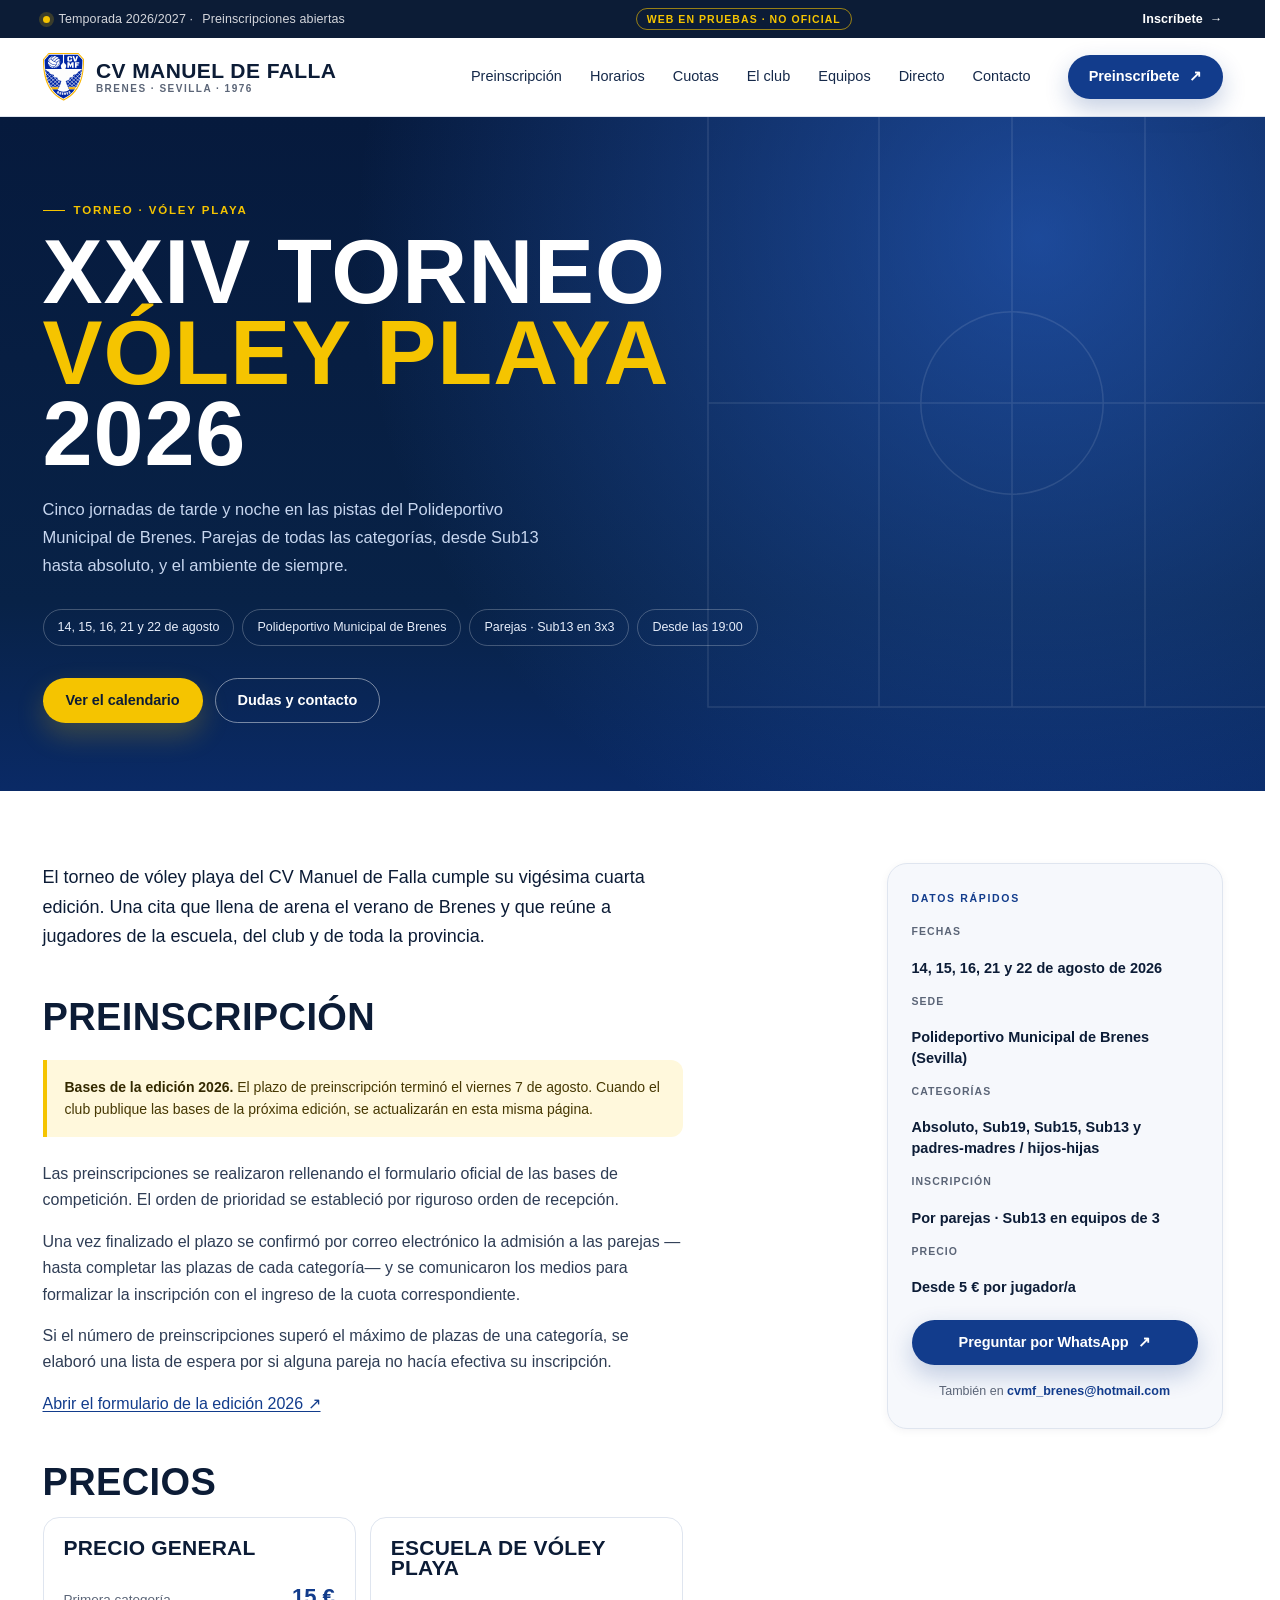
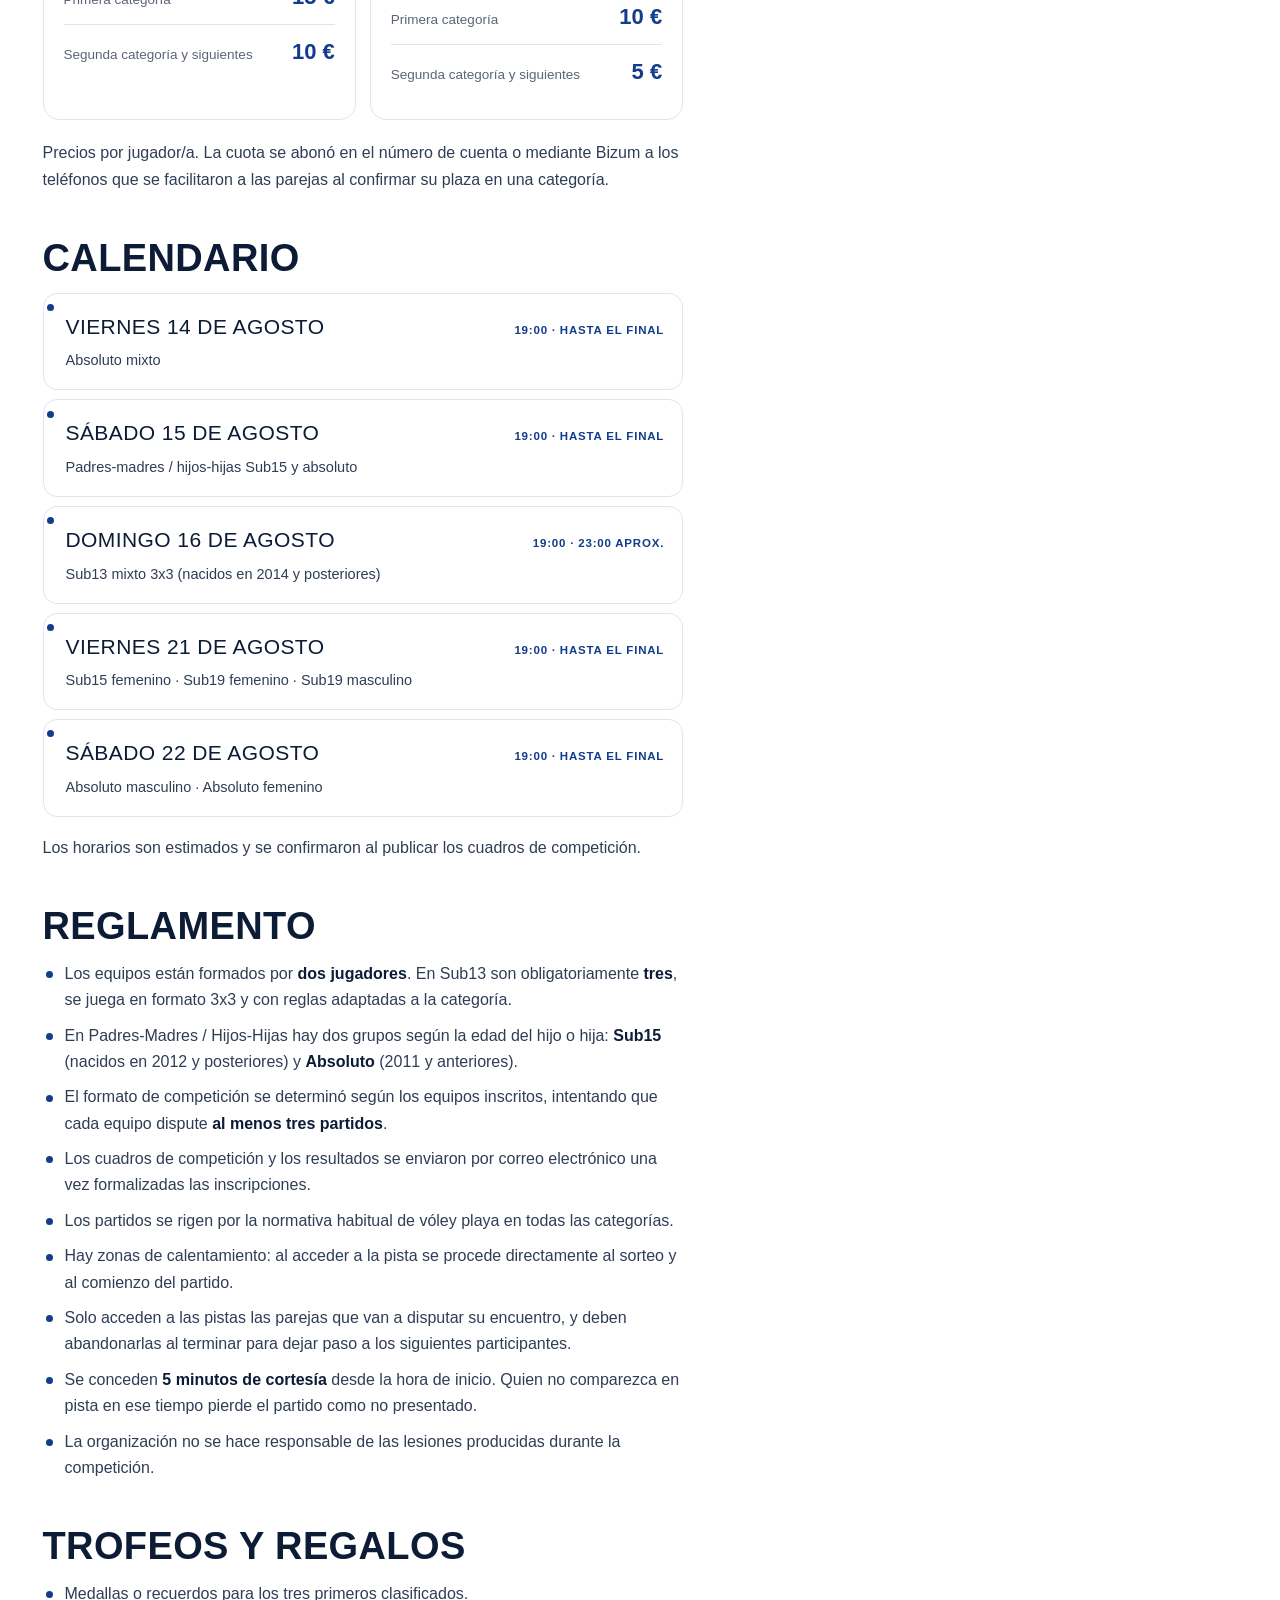
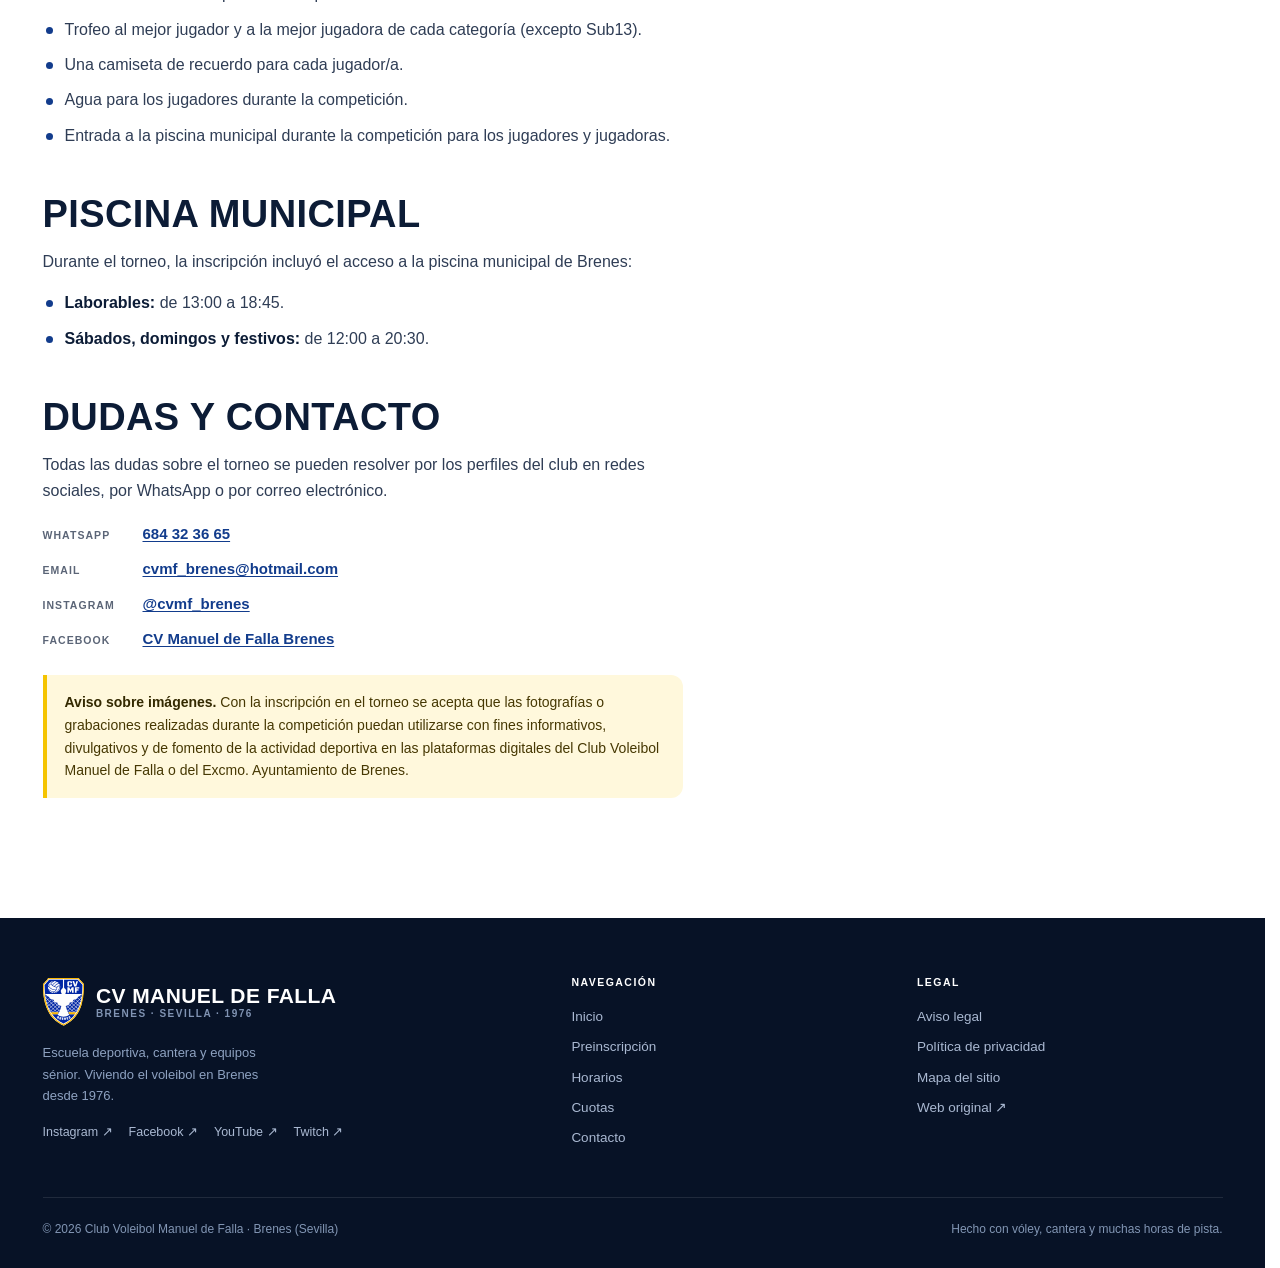
<file: torneo-voley-playa-2026.html>
<!DOCTYPE html>
<html lang="es" class="no-js">
<head>
<meta charset="utf-8">
<meta name="viewport" content="width=device-width, initial-scale=1">
<meta name="color-scheme" content="light">
<meta http-equiv="Content-Security-Policy" content="default-src 'self'; script-src 'self' 'sha256-gFJc63H6Aczv5c6IZQ82BaixzglvMPnIibj0LG5RmUk='; style-src 'self' https://fonts.googleapis.com; font-src 'self' https://fonts.gstatic.com; img-src 'self' data:; connect-src 'self' https://fonts.googleapis.com https://fonts.gstatic.com; frame-src https://www.youtube-nocookie.com; object-src 'none'; base-uri 'self'; form-action 'none'; upgrade-insecure-requests">
<meta name="referrer" content="strict-origin-when-cross-origin">
<title>XXIV Torneo Vóley Playa 2026 | CV Manuel de Falla</title>
<meta name="description" content="Bases, calendario, precios y reglamento del XXIV Torneo de Vóley Playa del Club Voleibol Manuel de Falla: 14, 15, 16, 21 y 22 de agosto en el Polideportivo Municipal de Brenes.">
<meta name="theme-color" content="#0a2a66">
<script>
document.documentElement.className = document.documentElement.className.replace('no-js', 'js');
window.setTimeout(function () {
  if (!window.__cvmfReady) document.documentElement.classList.remove('js');
}, 2000);
</script>
<link rel="canonical" href="https://iawebdemos.github.io/CVMF-Web-DEMO/torneo-voley-playa-2026.html">

<meta property="og:type" content="article">
<meta property="og:locale" content="es_ES">
<meta property="og:site_name" content="Club Voleibol Manuel de Falla">
<meta property="og:title" content="XXIV Torneo Vóley Playa 2026 | CV Manuel de Falla">
<meta property="og:description" content="Cinco jornadas de vóley playa en Brenes: 14, 15, 16, 21 y 22 de agosto. Bases, calendario, precios y reglamento.">
<meta property="og:url" content="https://iawebdemos.github.io/CVMF-Web-DEMO/torneo-voley-playa-2026.html">
<meta property="og:image" content="https://iawebdemos.github.io/CVMF-Web-DEMO/assets/og-image.jpg?v=20261116">
<meta property="og:image:width" content="1200">
<meta property="og:image:height" content="630">
<meta property="og:image:alt" content="Escudo del Club Voleibol Manuel de Falla con el lema 50 años viviendo el vóley">
<meta name="twitter:card" content="summary_large_image">
<meta name="twitter:title" content="XXIV Torneo Vóley Playa 2026 | CV Manuel de Falla">
<meta name="twitter:description" content="Cinco jornadas de vóley playa en Brenes: 14, 15, 16, 21 y 22 de agosto. Bases, calendario, precios y reglamento.">
<meta name="twitter:image" content="https://iawebdemos.github.io/CVMF-Web-DEMO/assets/og-image.jpg?v=20261116">

<link rel="icon" href="assets/favicon.svg" type="image/svg+xml">
<link rel="preconnect" href="https://fonts.googleapis.com">
<link rel="preconnect" href="https://fonts.gstatic.com" crossorigin>
<link href="https://fonts.googleapis.com/css2?family=Barlow+Condensed:wght@600;700&amp;family=Inter:wght@400;500;600;700&amp;display=swap" rel="stylesheet">
<link rel="stylesheet" href="styles.css">

<script type="application/ld+json">
{
  "@context": "https://schema.org",
  "@type": "SportsEvent",
  "name": "XXIV Torneo Vóley Playa 2026",
  "startDate": "2026-08-14T19:00:00+02:00",
  "endDate": "2026-08-22T23:59:00+02:00",
  "description": "Torneo de vóley playa por parejas y categorías, organizado por el Club Voleibol Manuel de Falla en el Polideportivo Municipal de Brenes.",
  "url": "https://iawebdemos.github.io/CVMF-Web-DEMO/torneo-voley-playa-2026.html",
  "location": {
    "@type": "Place",
    "name": "Polideportivo Municipal de Brenes",
    "address": {
      "@type": "PostalAddress",
      "addressLocality": "Brenes",
      "addressRegion": "Sevilla",
      "addressCountry": "ES"
    }
  },
  "organizer": {
    "@type": "SportsClub",
    "name": "Club Voleibol Manuel de Falla",
    "url": "https://iawebdemos.github.io/CVMF-Web-DEMO/"
  }
}
</script>
</head>
<body>
<a class="skip-link" href="#contenido">Saltar al contenido</a>

<div class="topbar">
  <div class="wrap">
    <p class="topbar-note"><span class="live-dot" aria-hidden="true"></span> <span class="topbar-season">Temporada 2026/2027 · </span>Preinscripciones abiertas</p>
    <p class="beta-badge"><span class="beta-long">Web en pruebas · no oficial</span><span class="beta-short">En pruebas</span></p>
    <a class="topbar-link" href="index.html#preinscripcion">Inscríbete <span aria-hidden="true">→</span></a>
  </div>
</div>

<header class="site-header">
  <div class="wrap header-inner">
    <a class="brand" href="index.html" aria-label="Club Voleibol Manuel de Falla, ir al inicio">
      <img class="crest" src="brand/escudo.svg" width="200" height="232" alt="">
      <span class="brand-text">
        <span class="brand-name">CV Manuel de Falla</span>
        <span class="brand-sub">Brenes · Sevilla · 1976</span>
      </span>
    </a>

    <nav class="nav" id="nav" aria-label="Navegación principal">
      <a href="index.html#preinscripcion">Preinscripción</a>
      <a href="index.html#horarios">Horarios</a>
      <a href="index.html#cuotas">Cuotas</a>
      <a href="index.html#club">El club</a>
      <a href="index.html#equipos">Equipos</a>
      <a href="index.html#directo">Directo</a>
      <a href="index.html#contacto">Contacto</a>
      <a class="nav-cta" href="https://forms.gle/tboq52XEYnAkywhg6" target="_blank" rel="noopener">Preinscripción 2026/27 <span aria-hidden="true">↗</span></a>
    </nav>

    <a class="btn btn-primary header-cta" href="index.html#preinscripcion">Preinscríbete <span aria-hidden="true">↗</span></a>

    <button class="nav-toggle" type="button" aria-expanded="false" aria-controls="nav" aria-label="Abrir menú">
      <span class="nav-toggle-bars" aria-hidden="true"></span>
    </button>
  </div>
</header>

<main id="contenido">

  <section class="page-hero">
    <svg class="page-court" viewBox="0 0 800 800" fill="none" stroke="currentColor" stroke-width="1.6" aria-hidden="true">
      <rect x="80" y="80" width="640" height="640"/>
      <path d="M400 80v640M260 80v640M540 80v640M80 400h640"/>
      <circle cx="400" cy="400" r="96"/>
    </svg>
    <div class="wrap">
      <p class="kicker kicker-light">Torneo · Vóley playa</p>
      <h1>XXIV Torneo<br><span>Vóley Playa</span><br>2026</h1>
      <p class="page-hero-lede">Cinco jornadas de tarde y noche en las pistas del Polideportivo Municipal de Brenes. Parejas de todas las categorías, desde Sub13 hasta absoluto, y el ambiente de siempre.</p>
      <ul class="page-meta">
        <li>14, 15, 16, 21 y 22 de agosto</li>
        <li>Polideportivo Municipal de Brenes</li>
        <li>Parejas · Sub13 en 3x3</li>
        <li>Desde las 19:00</li>
      </ul>
      <div class="page-actions">
        <a class="btn btn-yellow" href="#calendario">Ver el calendario</a>
        <a class="btn btn-outline-light" href="#contacto">Dudas y contacto</a>
      </div>
    </div>
  </section>

  <div class="page-body">
    <div class="wrap page-grid">
      <div class="prose">
        <p class="lead">El torneo de vóley playa del CV Manuel de Falla cumple su vigésima cuarta edición. Una cita que llena de arena el verano de Brenes y que reúne a jugadores de la escuela, del club y de toda la provincia.</p>

        <h2 id="preinscripcion">Preinscripción</h2>
        <div class="note-box">
          <strong>Bases de la edición 2026.</strong> El plazo de preinscripción terminó el viernes 7 de agosto. Cuando el club publique las bases de la próxima edición, se actualizarán en esta misma página.
        </div>
        <p>Las preinscripciones se realizaron rellenando el formulario oficial de las bases de competición. El orden de prioridad se estableció por riguroso orden de recepción.</p>
        <p>Una vez finalizado el plazo se confirmó por correo electrónico la admisión a las parejas —hasta completar las plazas de cada categoría— y se comunicaron los medios para formalizar la inscripción con el ingreso de la cuota correspondiente.</p>
        <p>Si el número de preinscripciones superó el máximo de plazas de una categoría, se elaboró una lista de espera por si alguna pareja no hacía efectiva su inscripción.</p>
        <p><a href="https://forms.gle/ve5j4kxaMCE2ngut7" target="_blank" rel="noopener">Abrir el formulario de la edición 2026 ↗</a></p>

        <h2 id="precios">Precios</h2>
        <div class="price-grid">
          <div class="price-card">
            <h3>Precio general</h3>
            <div class="price-row"><span>Primera categoría</span><strong>15 €</strong></div>
            <div class="price-row"><span>Segunda categoría y siguientes</span><strong>10 €</strong></div>
          </div>
          <div class="price-card">
            <h3>Escuela de vóley playa</h3>
            <div class="price-row"><span>Primera categoría</span><strong>10 €</strong></div>
            <div class="price-row"><span>Segunda categoría y siguientes</span><strong>5 €</strong></div>
          </div>
        </div>
        <p>Precios por jugador/a. La cuota se abonó en el número de cuenta o mediante Bizum a los teléfonos que se facilitaron a las parejas al confirmar su plaza en una categoría.</p>

        <h2 id="calendario">Calendario</h2>
        <ul class="day-list">
          <li class="day">
            <div class="day-head"><span class="day-date">Viernes 14 de agosto</span><span class="day-time">19:00 · hasta el final</span></div>
            <p class="day-cats">Absoluto mixto</p>
          </li>
          <li class="day">
            <div class="day-head"><span class="day-date">Sábado 15 de agosto</span><span class="day-time">19:00 · hasta el final</span></div>
            <p class="day-cats">Padres-madres / hijos-hijas Sub15 y absoluto</p>
          </li>
          <li class="day">
            <div class="day-head"><span class="day-date">Domingo 16 de agosto</span><span class="day-time">19:00 · 23:00 aprox.</span></div>
            <p class="day-cats">Sub13 mixto 3x3 (nacidos en 2014 y posteriores)</p>
          </li>
          <li class="day">
            <div class="day-head"><span class="day-date">Viernes 21 de agosto</span><span class="day-time">19:00 · hasta el final</span></div>
            <p class="day-cats">Sub15 femenino · Sub19 femenino · Sub19 masculino</p>
          </li>
          <li class="day">
            <div class="day-head"><span class="day-date">Sábado 22 de agosto</span><span class="day-time">19:00 · hasta el final</span></div>
            <p class="day-cats">Absoluto masculino · Absoluto femenino</p>
          </li>
        </ul>
        <p>Los horarios son estimados y se confirmaron al publicar los cuadros de competición.</p>

        <h2 id="reglamento">Reglamento</h2>
        <ul>
          <li>Los equipos están formados por <strong>dos jugadores</strong>. En Sub13 son obligatoriamente <strong>tres</strong>, se juega en formato 3x3 y con reglas adaptadas a la categoría.</li>
          <li>En Padres-Madres / Hijos-Hijas hay dos grupos según la edad del hijo o hija: <strong>Sub15</strong> (nacidos en 2012 y posteriores) y <strong>Absoluto</strong> (2011 y anteriores).</li>
          <li>El formato de competición se determinó según los equipos inscritos, intentando que cada equipo dispute <strong>al menos tres partidos</strong>.</li>
          <li>Los cuadros de competición y los resultados se enviaron por correo electrónico una vez formalizadas las inscripciones.</li>
          <li>Los partidos se rigen por la normativa habitual de vóley playa en todas las categorías.</li>
          <li>Hay zonas de calentamiento: al acceder a la pista se procede directamente al sorteo y al comienzo del partido.</li>
          <li>Solo acceden a las pistas las parejas que van a disputar su encuentro, y deben abandonarlas al terminar para dejar paso a los siguientes participantes.</li>
          <li>Se conceden <strong>5 minutos de cortesía</strong> desde la hora de inicio. Quien no comparezca en pista en ese tiempo pierde el partido como no presentado.</li>
          <li>La organización no se hace responsable de las lesiones producidas durante la competición.</li>
        </ul>

        <h2 id="premios">Trofeos y regalos</h2>
        <ul>
          <li>Medallas o recuerdos para los tres primeros clasificados.</li>
          <li>Trofeo al mejor jugador y a la mejor jugadora de cada categoría (excepto Sub13).</li>
          <li>Una camiseta de recuerdo para cada jugador/a.</li>
          <li>Agua para los jugadores durante la competición.</li>
          <li>Entrada a la piscina municipal durante la competición para los jugadores y jugadoras.</li>
        </ul>

        <h2 id="piscina">Piscina municipal</h2>
        <p>Durante el torneo, la inscripción incluyó el acceso a la piscina municipal de Brenes:</p>
        <ul>
          <li><strong>Laborables:</strong> de 13:00 a 18:45.</li>
          <li><strong>Sábados, domingos y festivos:</strong> de 12:00 a 20:30.</li>
        </ul>

        <h2 id="contacto">Dudas y contacto</h2>
        <p>Todas las dudas sobre el torneo se pueden resolver por los perfiles del club en redes sociales, por WhatsApp o por correo electrónico.</p>
        <div class="contact-list">
          <span><b>WhatsApp</b> <a href="https://wa.me/34684323665" target="_blank" rel="noopener">684 32 36 65</a></span>
          <span><b>Email</b> <a href="mailto:cvmf_brenes@hotmail.com">cvmf_brenes@hotmail.com</a></span>
          <span><b>Instagram</b> <a href="https://www.instagram.com/cvmf_brenes/" target="_blank" rel="noopener">@cvmf_brenes</a></span>
          <span><b>Facebook</b> <a href="https://www.facebook.com/CVManueldeFallaBrenes" target="_blank" rel="noopener">CV Manuel de Falla Brenes</a></span>
        </div>

        <div class="note-box">
          <strong>Aviso sobre imágenes.</strong> Con la inscripción en el torneo se acepta que las fotografías o grabaciones realizadas durante la competición puedan utilizarse con fines informativos, divulgativos y de fomento de la actividad deportiva en las plataformas digitales del Club Voleibol Manuel de Falla o del Excmo. Ayuntamiento de Brenes.
        </div>
      </div>

      <aside class="page-aside">
        <div class="aside-card">
          <p class="aside-kicker">Datos rápidos</p>
          <dl class="aside-list">
            <dt>Fechas</dt>
            <dd>14, 15, 16, 21 y 22 de agosto de 2026</dd>
            <dt>Sede</dt>
            <dd>Polideportivo Municipal de Brenes (Sevilla)</dd>
            <dt>Categorías</dt>
            <dd>Absoluto, Sub19, Sub15, Sub13 y padres-madres / hijos-hijas</dd>
            <dt>Inscripción</dt>
            <dd>Por parejas · Sub13 en equipos de 3</dd>
            <dt>Precio</dt>
            <dd>Desde 5 € por jugador/a</dd>
          </dl>
          <a class="btn btn-primary btn-block" href="https://wa.me/34684323665" target="_blank" rel="noopener">Preguntar por WhatsApp <span aria-hidden="true">↗</span></a>
          <p class="aside-foot">También en <a href="mailto:cvmf_brenes@hotmail.com">cvmf_brenes@hotmail.com</a></p>
        </div>
      </aside>
    </div>
  </div>

</main>

<footer class="footer">
  <div class="wrap">
    <div class="footer-grid">
      <div class="footer-brand">
        <a class="brand brand-footer" href="index.html" aria-label="Volver al inicio">
          <img class="crest" src="brand/escudo.svg" width="200" height="232" alt="">
          <span class="brand-text">
            <span class="brand-name">CV Manuel de Falla</span>
            <span class="brand-sub">Brenes · Sevilla · 1976</span>
          </span>
        </a>
        <p>Escuela deportiva, cantera y equipos sénior. Viviendo el voleibol en Brenes desde 1976.</p>
        <nav class="footer-social" aria-label="Redes sociales del club">
          <a href="https://www.instagram.com/cvmf_brenes/" target="_blank" rel="noopener">Instagram ↗</a>
          <a href="https://www.facebook.com/CVManueldeFallaBrenes" target="_blank" rel="noopener">Facebook ↗</a>
          <a href="https://www.youtube.com/@cvmf_brenes" target="_blank" rel="noopener">YouTube ↗</a>
          <a href="https://www.twitch.tv/cvmf_brenes" target="_blank" rel="noopener">Twitch ↗</a>
        </nav>
      </div>

      <nav class="footer-col" aria-label="Navegación del pie">
        <h2>Navegación</h2>
        <a href="index.html">Inicio</a>
        <a href="index.html#preinscripcion">Preinscripción</a>
        <a href="index.html#horarios">Horarios</a>
        <a href="index.html#cuotas">Cuotas</a>
        <a href="index.html#contacto">Contacto</a>
      </nav>

      <div class="footer-col">
        <h2>Legal</h2>
        <a href="aviso-legal.html">Aviso legal</a>
        <a href="privacidad.html">Política de privacidad</a>
        <a href="mapa-del-sitio.html">Mapa del sitio</a>
        <a href="https://cvmanueldefalla.jimdofree.com/" target="_blank" rel="noopener">Web original ↗</a>
      </div>
    </div>

    <div class="footer-bottom">
      <p>© <span id="year">2026</span> Club Voleibol Manuel de Falla · Brenes (Sevilla)</p>
      <p>Hecho con vóley, cantera y muchas horas de pista.</p>
    </div>
  </div>
</footer>

<button class="to-top" type="button" aria-label="Volver arriba">↑</button>

<script src="script.js"></script>
</body>
</html>
</file>
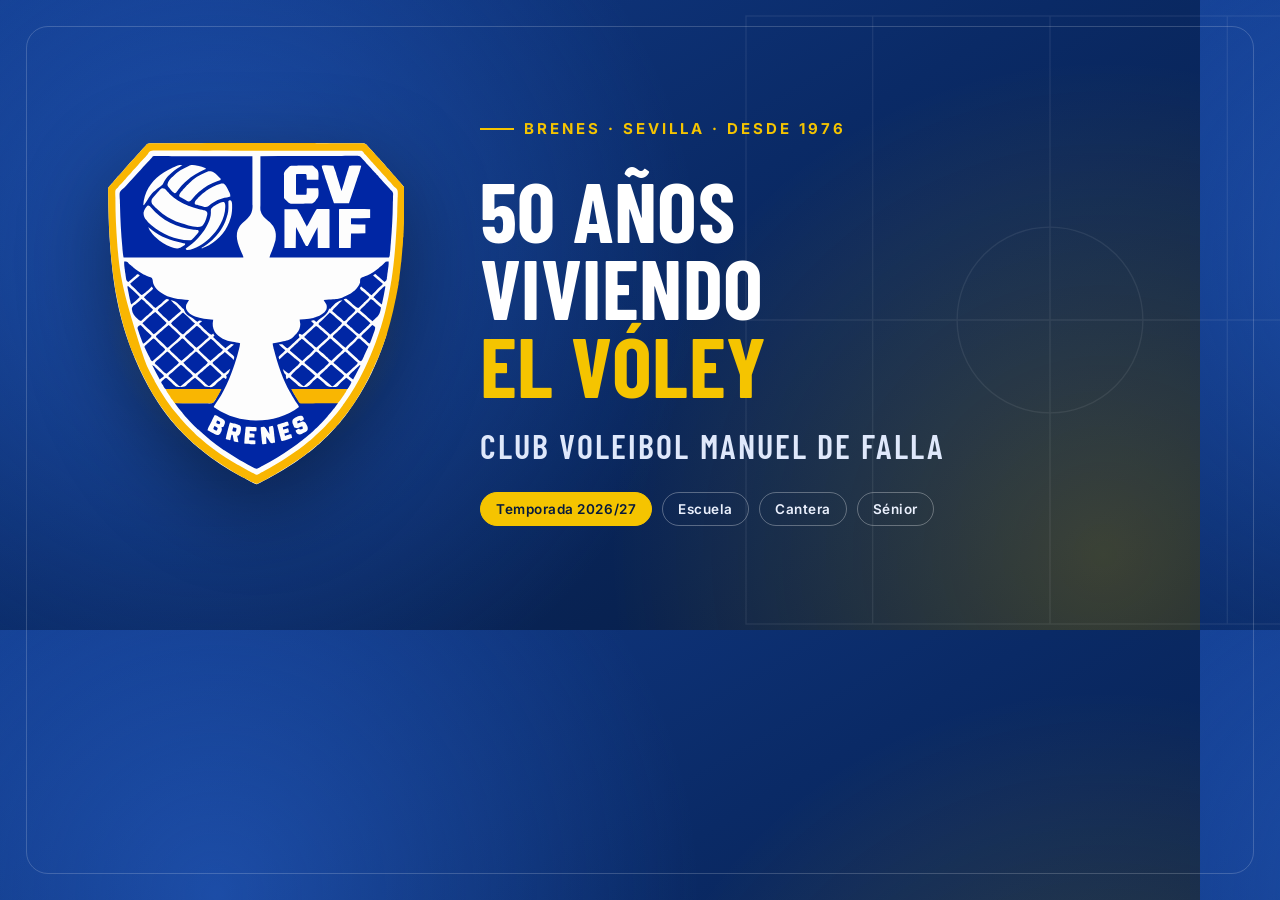
<file: tools/og-image.html>
<!DOCTYPE html>
<html lang="es">
<head>
<meta charset="utf-8">
<title>OG image — Club Voleibol Manuel de Falla</title>
<link href="https://fonts.googleapis.com/css2?family=Barlow+Condensed:wght@600;700&family=Inter:wght@400;600;700&display=swap" rel="stylesheet">
<style>
  * { box-sizing: border-box; }
  html, body { margin: 0; width: 1200px; height: 630px; overflow: hidden; }
  body {
    font-family: Inter, system-ui, sans-serif;
    background:
      radial-gradient(circle at 18% 42%, rgba(47, 111, 228, .45), transparent 46%),
      radial-gradient(circle at 92% 88%, rgba(245, 196, 0, .22), transparent 40%),
      linear-gradient(150deg, #123c8c 0%, #0a2a66 46%, #061a3d 100%);
    color: #fff;
  }
  .court {
    position: absolute;
    right: -150px;
    top: -60px;
    width: 760px;
    height: 760px;
    color: #fff;
    opacity: .07;
  }
  .frame {
    position: absolute;
    inset: 26px;
    border: 1px solid rgba(255, 255, 255, .18);
    border-radius: 22px;
  }
  .stage {
    position: relative;
    display: grid;
    grid-template-columns: 380px 1fr;
    align-items: center;
    gap: 34px;
    height: 100%;
    padding: 0 78px 0 66px;
  }
  .crest-wrap {
    position: relative;
    display: grid;
    place-items: center;
  }
  .crest-wrap::before {
    content: "";
    position: absolute;
    width: 320px;
    height: 320px;
    border-radius: 50%;
    background: radial-gradient(circle, rgba(245, 196, 0, .26), transparent 66%);
  }
  .crest { position: relative; height: 344px; width: auto; filter: drop-shadow(0 26px 44px rgba(0, 0, 0, .45)); }
  .eyebrow {
    display: inline-flex;
    align-items: center;
    gap: 10px;
    font-size: 15px;
    font-weight: 700;
    letter-spacing: .2em;
    text-transform: uppercase;
    color: #f5c400;
  }
  .eyebrow::before { content: ""; width: 34px; height: 2px; background: #f5c400; }
  h1 {
    margin: 18px 0 0;
    font-family: "Barlow Condensed", "Arial Narrow", Impact, sans-serif;
    font-size: 84px;
    line-height: .92;
    font-weight: 700;
    text-transform: uppercase;
    letter-spacing: .005em;
  }
  h1 em { font-style: normal; color: #f5c400; }
  .name {
    margin: 22px 0 0;
    font-family: "Barlow Condensed", "Arial Narrow", Impact, sans-serif;
    font-size: 34px;
    font-weight: 600;
    letter-spacing: .06em;
    text-transform: uppercase;
    color: #dfe8fb;
  }
  .tags { display: flex; gap: 10px; margin-top: 26px; }
  .tags span {
    padding: 8px 15px;
    border: 1px solid rgba(255, 255, 255, .3);
    border-radius: 999px;
    font-size: 13.5px;
    font-weight: 600;
    letter-spacing: .04em;
    color: #eaf0fd;
  }
  .tags span.gold { background: #f5c400; border-color: #f5c400; color: #061a3d; }
</style>
</head>
<body>
<svg class="court" viewBox="0 0 900 900" fill="none" stroke="currentColor" stroke-width="1.6" aria-hidden="true">
  <rect x="90" y="90" width="720" height="720"/>
  <path d="M450 90v720M240 90v720M660 90v720M90 450h720"/>
  <circle cx="450" cy="450" r="110"/>
</svg>
<div class="frame"></div>

<div class="stage">
  <div class="crest-wrap">
    <svg class="crest" viewBox="0 0 200 232" xmlns="http://www.w3.org/2000/svg" aria-hidden="true">
      <!-- Escudo del Club Voleibol Manuel de Falla, vectorizado de brand/escudo-original.png -->
      <path d="M144.2 0.0C146.4 0.0 148.5 0.1 150.7 0.1C153.7 0.1 156.6 0.1 159.6 0.1C161.0 0.1 162.4 0.1 163.8 0.1C165.1 0.1 166.4 0.1 167.6 0.1C168.1 0.1 168.5 0.1 169.0 0.1C169.6 0.1 170.2 0.1 170.9 0.1C171.0 0.1 171.2 0.1 171.4 0.1C172.6 0.1 173.5 0.3 174.4 1.2C174.5 1.3 174.5 1.3 174.8 1.7C175.6 2.6 176.4 3.5 177.3 4.4C178.4 5.5 179.4 6.7 180.4 7.9C181.0 8.6 181.7 9.3 182.3 10.0C182.8 10.4 183.2 10.9 183.7 11.4C184.1 11.9 184.5 12.3 184.9 12.8C185.9 13.8 186.8 14.9 187.7 16.0C188.0 16.5 188.4 16.9 188.8 17.2C189.4 17.8 189.9 18.4 190.4 19.0C191.1 19.8 191.8 20.7 192.5 21.5C193.3 22.3 194.0 23.0 194.6 23.9C195.4 24.8 196.1 25.6 196.9 26.4C200.0 29.8 200.0 29.8 200.0 32.0C200.0 32.2 200.0 32.3 200.0 32.5C200.0 33.0 200.0 33.5 200.0 34.1C200.0 34.2 200.0 34.2 200.0 34.6C200.0 51.3 199.2 67.9 187.5 130.6C187.4 130.9 187.3 131.2 187.2 131.4C185.8 135.8 184.2 140.1 182.5 144.4C182.4 144.5 182.3 144.6 182.3 144.8C179.4 151.8 176.2 158.7 172.4 165.3C172.2 165.6 172.0 166.0 171.8 166.3C169.0 171.3 165.9 176.0 162.5 180.6C162.4 180.8 162.3 180.9 162.2 181.1C160.8 183.0 159.4 184.9 157.9 186.7C157.6 187.1 157.3 187.4 157.0 187.8C156.2 188.8 155.4 189.7 154.5 190.6C154.1 191.0 153.7 191.5 153.4 191.9C151.5 194.1 149.4 196.2 147.4 198.2C147.2 198.4 147.1 198.5 146.9 198.7C146.1 199.5 145.2 200.3 144.3 201.1C143.9 201.4 143.6 201.8 143.3 202.1C142.6 202.8 141.8 203.4 141.0 204.0C140.6 204.4 140.1 204.8 139.7 205.2C138.6 206.2 137.4 207.1 136.3 208.0C135.9 208.3 135.4 208.6 135.0 208.9C133.1 210.4 131.2 211.8 129.3 213.2C128.8 213.5 128.4 213.8 128.0 214.1C126.2 215.4 124.4 216.6 122.6 217.7C122.0 218.0 121.5 218.4 121.0 218.7C118.7 220.2 116.3 221.6 114.0 222.9C113.1 223.3 112.4 223.8 111.6 224.3C109.4 225.6 107.2 226.7 105.0 227.8C104.6 228.0 104.2 228.2 103.8 228.4C100.4 230.2 100.4 230.2 99.4 230.0C98.7 229.7 98.0 229.4 97.3 229.0C97.1 228.9 96.9 228.8 96.7 228.7C96.0 228.3 95.4 228.0 94.8 227.6C94.4 227.4 94.0 227.2 93.6 227.0C92.7 226.5 91.8 226.0 90.9 225.5C90.3 225.2 89.7 224.9 89.2 224.6C86.9 223.4 84.7 222.1 82.5 220.8C82.3 220.7 82.1 220.6 82.0 220.5C78.0 218.1 74.1 215.5 70.3 212.8C69.9 212.5 69.5 212.2 69.1 211.9C67.3 210.6 65.6 209.3 63.9 207.9C63.1 207.3 62.4 206.7 61.6 206.1C60.6 205.3 59.7 204.5 58.8 203.7C58.4 203.3 57.9 202.9 57.5 202.6C56.6 201.8 55.8 201.0 55.0 200.2C54.8 200.1 54.7 200.0 54.5 199.8C53.5 198.9 52.6 197.9 51.6 197.0C51.3 196.6 50.9 196.3 50.6 196.0C50.0 195.5 49.6 195.0 49.1 194.3C48.8 194.0 48.5 193.7 48.1 193.4C47.3 192.7 46.7 191.9 46.0 191.1C45.6 190.6 45.1 190.0 44.7 189.5C41.8 186.4 39.3 182.9 36.8 179.5C36.6 179.2 36.4 178.9 36.1 178.5C34.4 176.2 32.8 173.7 31.3 171.2C31.1 170.8 30.8 170.4 30.6 170.0C29.5 168.4 28.6 166.6 27.6 164.9C27.5 164.7 27.4 164.6 27.3 164.4C23.0 156.6 19.4 148.6 16.1 140.3C16.0 140.1 16.0 139.9 15.9 139.6C10.4 125.8 6.7 111.1 4.4 96.4C4.4 96.2 4.4 96.0 4.3 95.8C2.7 84.9 1.7 73.9 1.0 62.9C1.0 62.7 1.0 62.5 1.0 62.3C0.7 58.0 0.5 53.6 0.4 49.2C0.4 49.1 0.4 49.1 0.4 48.6C0.3 46.0 0.3 43.3 0.2 40.7C0.2 39.4 0.2 38.1 0.2 36.8C0.1 36.0 0.1 35.3 0.1 34.5C0.1 34.1 0.1 33.7 0.1 33.4C0.0 30.3 0.0 30.3 0.8 29.3C1.0 29.1 1.2 28.8 1.4 28.6C1.6 28.4 1.7 28.3 1.9 28.1C2.1 27.9 2.2 27.7 2.4 27.5C3.0 26.9 3.6 26.2 4.2 25.4C5.0 24.4 5.9 23.5 6.7 22.5C7.2 22.1 7.6 21.6 8.0 21.2C8.6 20.5 9.2 19.8 9.8 19.2C10.8 18.0 11.8 16.9 12.8 15.7C14.0 14.3 15.3 12.9 16.6 11.5C17.3 10.8 17.9 10.0 18.6 9.3C19.2 8.6 19.8 8.0 20.4 7.3C20.9 6.8 21.4 6.2 21.8 5.7C22.7 4.7 23.5 3.8 24.4 2.9C24.5 2.8 24.6 2.7 24.7 2.5C24.9 2.4 25.0 2.3 25.1 2.2C25.4 1.8 25.6 1.5 25.9 1.1C26.6 0.4 27.2 0.2 28.2 0.1C28.3 0.1 28.3 0.1 28.9 0.1C29.0 0.1 29.0 0.1 29.7 0.1C30.0 0.1 30.2 0.1 30.5 0.1C30.8 0.1 31.1 0.1 31.4 0.1C32.3 0.1 33.1 0.1 33.9 0.1C34.8 0.1 35.7 0.1 36.6 0.1C38.4 0.1 40.2 0.1 42.0 0.1C43.5 0.1 44.9 0.1 46.4 0.1C46.5 0.1 46.5 0.1 47.1 0.1C47.5 0.1 47.9 0.1 48.4 0.1C52.9 0.1 57.5 0.1 62.1 0.1C62.3 0.1 62.6 0.1 62.8 0.1C63.1 0.1 63.3 0.1 63.5 0.1C65.9 0.1 68.3 0.1 70.7 0.1C92.4 0.0 114.2 -0.0 144.2 0.0Z" fill="#fdfdfd"/>
      <path d="M31.2 8.8C31.3 8.8 31.4 8.8 31.5 8.8C31.6 8.8 31.7 8.8 31.9 8.8C32.2 8.8 32.6 8.8 33.0 8.8C33.3 8.8 33.6 8.8 33.8 8.8C34.6 8.8 35.4 8.8 36.1 8.8C36.9 8.8 37.8 8.8 38.6 8.8C40.0 8.8 41.4 8.8 42.9 8.9C44.9 8.9 47.0 8.9 49.0 8.9C52.4 8.9 55.7 8.9 59.1 8.9C62.3 8.9 65.5 8.9 68.8 8.9C68.9 8.9 69.0 8.9 69.1 8.9C70.2 8.9 71.3 8.9 72.4 8.9C80.7 8.9 89.1 8.9 97.4 8.9C97.4 13.5 97.4 18.0 97.4 22.6C97.4 23.2 97.4 23.7 97.4 24.3C97.4 24.4 97.4 24.5 97.4 24.6C97.4 26.3 97.4 28.1 97.4 29.8C97.4 31.6 97.4 33.4 97.4 35.2C97.4 36.2 97.4 37.2 97.4 38.2C97.4 39.2 97.4 40.1 97.4 41.1C97.4 41.4 97.4 41.8 97.5 42.1C97.5 45.6 96.7 48.2 94.2 50.7C93.1 51.9 91.9 52.9 90.7 53.9C89.3 55.1 88.4 56.7 87.7 58.3C87.6 58.4 87.6 58.6 87.5 58.7C85.6 64.2 88.5 70.1 90.6 75.1C90.7 75.2 90.7 75.3 90.8 75.4C90.8 75.6 90.9 75.8 91.0 76.1C91.2 76.5 91.3 76.8 91.3 77.2C64.7 77.2 38.0 77.2 10.5 77.2C10.0 74.2 10.0 74.2 9.9 72.9C9.9 72.8 9.9 72.6 9.8 72.4C9.8 71.9 9.8 71.4 9.7 70.9C9.7 70.7 9.7 70.6 9.7 70.4C8.8 61.1 8.3 51.7 8.1 42.4C8.1 41.1 8.0 39.8 8.0 38.6C7.7 33.4 7.7 33.4 8.8 32.0C9.2 31.6 9.7 31.2 10.1 30.9C10.7 30.5 11.2 29.9 11.7 29.4C11.8 29.2 12.0 29.0 12.2 28.8C12.6 28.3 13.0 27.9 13.4 27.5C14.3 26.4 15.2 25.4 16.2 24.4C17.6 22.8 19.1 21.3 20.5 19.7C21.4 18.7 22.2 17.8 23.1 16.8C23.6 16.3 24.0 15.8 24.5 15.3C24.7 15.1 24.9 14.9 25.1 14.7C25.4 14.3 25.8 13.9 26.2 13.5C27.2 12.4 28.2 11.3 29.2 10.2C29.3 10.1 29.4 10.0 29.5 9.9C29.6 9.8 29.7 9.7 29.8 9.6C29.9 9.5 29.9 9.4 30.0 9.3C30.4 8.9 30.6 8.8 31.2 8.8Z" fill="#0026a4"/>
      <path d="M102.8 8.9C111.3 8.8 119.8 8.8 128.3 8.8C129.3 8.8 130.3 8.8 131.3 8.8C131.4 8.8 131.5 8.8 131.6 8.8C134.9 8.8 138.3 8.7 141.6 8.7C144.9 8.7 148.2 8.7 151.6 8.7C153.6 8.7 155.7 8.7 157.7 8.7C159.1 8.6 160.5 8.6 161.9 8.6C162.7 8.6 163.5 8.6 164.3 8.6C165.1 8.6 165.8 8.6 166.6 8.6C166.8 8.6 167.1 8.6 167.4 8.6C168.7 8.6 169.6 8.6 170.6 9.6C171.0 10.0 171.4 10.4 171.8 10.9C172.0 11.1 172.2 11.4 172.5 11.7C172.5 11.7 172.5 11.7 172.8 12.0C173.3 12.6 173.8 13.2 174.3 13.8C174.4 13.9 174.6 14.0 174.7 14.1C174.9 14.3 175.1 14.6 175.3 14.8C175.8 15.3 176.2 15.8 176.7 16.3C176.8 16.4 176.9 16.5 177.0 16.6C177.4 17.0 177.7 17.4 178.1 17.8C178.4 18.1 178.6 18.4 178.9 18.7C179.0 18.8 179.0 18.8 179.2 19.0C179.7 19.6 180.2 20.1 180.7 20.6C180.8 20.8 180.9 20.9 181.0 21.0C181.2 21.2 181.4 21.4 181.6 21.6C182.1 22.2 182.6 22.8 183.1 23.4C183.9 24.2 184.7 25.0 185.4 25.9C188.7 29.3 188.7 29.3 190.2 31.0C190.5 31.5 190.5 31.5 190.9 31.8C191.7 32.5 192.2 33.1 192.3 34.2C192.3 34.8 192.3 35.4 192.2 36.0C192.2 36.3 192.2 36.5 192.2 36.8C192.2 37.4 192.2 38.0 192.2 38.6C192.1 39.5 192.1 40.4 192.1 41.3C192.0 49.8 191.5 58.2 190.8 66.6C190.8 66.8 190.8 66.9 190.8 67.0C190.6 68.7 190.5 70.4 190.4 72.1C190.3 72.4 190.3 72.7 190.3 73.0C190.2 73.6 190.2 74.1 190.1 74.7C190.1 74.9 190.1 75.0 190.1 75.2C190.1 75.3 190.1 75.3 190.0 75.7C190.0 75.7 190.0 75.7 190.0 76.0C189.9 76.4 189.9 76.4 189.5 77.2C162.9 77.2 136.3 77.2 108.9 77.2C109.2 76.2 109.6 75.1 110.0 74.1C110.1 73.9 110.2 73.7 110.3 73.4C110.3 73.4 110.3 73.4 110.4 73.1C111.4 70.7 112.2 68.2 112.9 65.7C112.9 65.6 113.0 65.4 113.0 65.2C113.4 62.8 113.3 60.2 112.3 57.9C112.3 57.8 112.2 57.7 112.2 57.6C111.2 55.5 109.7 53.9 107.9 52.5C105.6 50.6 103.4 48.5 102.8 45.4C102.7 44.2 102.7 43.0 102.8 41.8C102.8 41.4 102.8 41.1 102.8 40.7C102.8 39.7 102.8 38.8 102.8 37.8C102.8 36.9 102.8 36.0 102.8 35.0C102.8 33.2 102.8 31.4 102.8 29.6C102.8 27.9 102.8 26.1 102.8 24.4C102.8 24.2 102.8 24.1 102.8 24.0C102.8 23.5 102.8 22.9 102.8 22.4C102.8 17.9 102.8 13.4 102.8 8.9Z" fill="#0026a4"/>
      <path d="M10.9 80.0C12.4 79.8 12.4 79.8 13.1 80.3C13.4 80.7 13.8 81.1 14.1 81.4C14.5 81.8 14.9 82.2 15.4 82.5C15.6 82.7 15.8 82.8 15.9 83.0C16.0 83.1 16.1 83.1 16.2 83.2C16.5 83.5 16.8 83.7 17.1 84.0C19.3 85.9 21.7 87.4 24.3 88.8C24.4 88.8 24.5 88.9 24.6 88.9C25.7 89.5 26.8 90.0 28.0 90.3C29.2 90.7 29.2 90.7 29.6 91.1C30.1 91.9 30.2 92.8 30.3 93.7C30.7 96.6 33.2 99.1 35.6 100.8C41.3 104.9 47.9 105.4 54.6 105.8C54.5 106.1 54.4 106.3 54.3 106.5C54.2 106.6 54.1 106.8 54.0 106.9C53.9 107.2 53.7 107.5 53.5 107.8C53.5 107.9 53.4 108.1 53.3 108.2C53.2 108.3 53.1 108.5 53.0 108.6C52.5 109.8 52.5 110.9 52.8 112.1C53.9 114.6 56.2 116.0 58.7 117.0C62.6 118.5 66.8 118.8 71.0 119.2C71.0 119.2 71.0 119.2 70.9 119.6C70.3 122.4 70.6 124.9 72.1 127.4C74.7 131.3 79.6 133.2 84.0 134.1C84.8 134.3 85.7 134.4 86.6 134.6C87.4 134.7 88.3 134.9 89.1 135.1C89.0 136.5 88.7 137.9 88.3 139.3C88.3 139.4 88.2 139.5 88.2 139.6C87.5 142.5 86.6 145.4 85.7 148.2C85.6 148.3 85.6 148.4 85.6 148.6C82.3 158.5 78.2 168.5 71.9 176.8C71.4 177.6 71.4 177.6 71.4 178.0C71.7 178.3 72.1 178.6 72.5 178.8C72.5 178.9 72.5 178.9 72.8 179.1C80.7 184.4 90.4 187.2 99.9 187.1C100.0 187.1 100.1 187.1 100.2 187.1C110.2 187.1 120.8 184.2 128.8 178.0C128.5 177.2 128.1 176.6 127.6 175.9C125.9 173.6 124.6 171.2 123.2 168.8C123.1 168.6 123.0 168.4 122.9 168.3C117.8 159.3 114.4 149.1 111.9 139.2C111.8 139.0 111.8 138.8 111.7 138.7C111.6 138.2 111.5 137.8 111.4 137.3C111.4 137.2 111.3 137.1 111.3 136.9C111.2 136.3 111.0 135.7 111.1 135.1C111.3 135.1 111.4 135.0 111.6 135.0C123.1 132.9 123.1 132.9 127.0 128.6C127.1 128.6 127.1 128.6 127.3 128.3C128.9 126.7 129.7 124.4 129.7 122.1C129.6 121.5 129.5 120.9 129.4 120.3C129.4 120.2 129.4 120.2 129.4 120.0C129.3 119.7 129.3 119.4 129.2 119.2C129.4 119.1 129.6 119.1 129.8 119.1C137.2 118.3 137.2 118.3 140.3 117.3C140.5 117.3 140.6 117.2 140.7 117.2C143.3 116.4 145.9 114.9 147.2 112.5C147.7 111.2 147.7 110.0 147.2 108.8C146.8 108.0 146.4 107.2 145.8 106.5C145.8 106.5 145.8 106.5 145.6 106.1C145.5 106.0 145.4 105.9 145.4 105.8C145.4 105.8 145.5 105.8 145.6 105.8C156.1 105.2 156.1 105.2 160.7 103.0C160.8 103.0 160.9 102.9 161.0 102.9C162.9 102.0 164.6 100.9 166.1 99.6C166.2 99.5 166.3 99.5 166.4 99.4C167.9 98.0 169.4 96.0 170.0 94.0C170.0 93.7 170.0 93.5 170.0 93.3C170.0 92.5 170.0 91.8 170.6 91.1C171.8 90.3 173.3 89.9 174.8 89.3C177.6 88.3 180.2 86.4 182.5 84.5C182.6 84.4 182.7 84.3 182.8 84.2C185.0 82.4 185.0 82.4 185.9 81.5C187.4 79.9 187.4 79.9 188.5 79.9C188.8 80.0 189.1 80.0 189.3 80.0C189.3 81.2 189.3 82.4 189.1 83.6C189.1 83.7 189.1 83.9 189.0 84.0C189.0 84.5 188.9 85.0 188.8 85.5C188.8 85.8 188.7 86.2 188.7 86.5C188.6 87.1 188.5 87.8 188.4 88.4C188.4 89.0 188.3 89.6 188.2 90.2C188.2 90.3 188.2 90.4 188.1 90.5C188.1 90.8 188.1 91.0 188.1 91.3C187.9 92.1 187.7 92.8 187.1 93.3C186.9 93.5 186.7 93.6 186.5 93.8C186.4 93.7 186.4 93.6 186.3 93.6C185.2 92.5 184.0 91.5 182.9 90.5C182.1 89.8 181.2 89.0 180.4 88.3C179.8 88.5 179.3 88.8 178.8 89.3C179.8 90.2 180.9 91.2 181.9 92.0C182.8 92.7 183.5 93.3 184.3 94.0C184.4 94.1 184.5 94.2 184.6 94.3C184.8 94.5 185.1 94.7 185.3 95.0C185.3 95.1 185.3 95.2 185.3 95.4C185.1 95.4 185.0 95.4 184.9 95.4C184.9 95.5 184.8 95.5 184.8 95.6C184.6 96.1 184.4 96.2 184.0 96.5C182.7 97.6 181.5 98.9 180.3 100.1C180.1 100.3 179.9 100.6 179.6 100.8C179.0 101.4 178.4 102.0 177.8 102.6C177.2 102.3 176.8 102.0 176.3 101.6C176.2 101.5 176.2 101.5 175.9 101.2C175.5 100.9 175.2 100.7 174.9 100.4C174.8 100.2 174.6 100.1 174.4 99.9C174.4 99.8 174.3 99.8 174.2 99.7C173.4 99.0 172.7 98.4 171.9 97.8C171.5 97.4 171.1 97.1 170.8 96.8C170.6 96.9 170.5 97.1 170.4 97.2C170.3 97.3 170.2 97.4 170.1 97.5C170.0 97.8 170.0 97.8 170.0 98.2C170.2 98.7 170.6 99.0 171.0 99.4C171.1 99.5 171.2 99.6 171.3 99.7C172.1 100.3 172.8 100.9 173.6 101.5C174.5 102.3 175.3 103.1 176.2 103.8C175.9 104.5 175.6 104.8 175.1 105.3C174.5 105.8 173.8 106.4 173.3 107.0C173.2 107.1 173.1 107.1 173.0 107.2C172.8 107.5 172.5 107.7 172.3 108.0C169.6 110.7 169.6 110.7 168.8 111.3C168.0 111.3 167.7 111.0 167.2 110.5C167.1 110.5 167.0 110.4 166.9 110.3C166.2 109.7 165.5 109.1 164.8 108.5C164.5 108.3 164.3 108.1 164.0 107.8C163.4 107.3 162.8 106.8 162.3 106.3C161.0 105.1 161.0 105.1 160.1 105.0C159.7 105.1 159.3 105.2 158.9 105.4C159.6 106.4 160.4 107.2 161.4 107.9C162.2 108.6 163.0 109.3 163.8 110.0C164.0 110.1 164.1 110.2 164.2 110.3C164.6 110.7 165.0 111.0 165.3 111.3C165.4 111.4 165.5 111.5 165.6 111.5C166.1 111.9 166.5 112.3 166.9 112.7C166.6 113.4 166.2 113.9 165.6 114.5C165.6 114.5 165.6 114.5 165.3 114.7C164.7 115.4 164.0 115.9 163.4 116.5C163.0 116.9 162.6 117.2 162.2 117.6C162.1 117.8 162.0 117.9 161.8 118.0C161.6 118.3 161.3 118.5 161.1 118.8C160.5 119.4 160.0 119.9 159.1 120.2C158.9 120.0 158.8 119.9 158.7 119.8C157.7 118.9 156.8 118.0 155.7 117.2C154.9 116.5 154.0 115.8 153.2 115.0C152.5 114.4 151.9 113.9 151.2 113.3C151.5 112.7 151.7 112.3 152.2 111.9C152.3 111.8 152.4 111.7 152.5 111.5C152.7 111.4 152.8 111.3 152.9 111.2C153.0 111.0 153.2 110.9 153.3 110.8C153.7 110.4 154.1 110.0 154.5 109.6C154.8 109.3 155.1 109.0 155.3 108.7C156.0 108.1 156.6 107.5 157.2 106.9C157.5 106.6 157.8 106.3 158.1 106.0C155.4 106.4 153.9 107.4 152.1 109.4C151.9 109.7 151.7 109.9 151.4 110.1C150.9 110.7 150.3 111.3 149.8 111.9C149.6 111.8 149.4 111.8 149.2 111.7C149.2 111.8 149.1 111.9 149.1 112.0C148.2 114.8 146.4 116.3 144.0 117.8C142.6 118.6 141.6 119.6 140.5 120.8C140.4 120.7 140.3 120.6 140.2 120.5C139.2 119.6 139.2 119.6 138.4 119.6C137.9 119.7 137.4 119.8 136.9 120.0C137.1 120.2 137.3 120.4 137.6 120.6C137.7 120.8 137.8 120.9 137.9 121.0C138.2 121.3 138.5 121.6 138.9 121.8C138.6 122.4 138.3 122.8 137.9 123.2C137.8 123.3 137.8 123.3 137.5 123.6C137.2 123.9 136.8 124.3 136.4 124.6C135.4 125.5 134.4 126.4 133.5 127.3C132.7 128.0 131.9 128.8 131.0 129.4C130.9 129.4 130.8 129.3 130.7 129.3C130.2 129.0 129.7 128.8 129.2 128.6C128.9 129.0 128.9 129.0 128.6 129.4C128.7 130.0 129.0 130.5 129.2 131.0C126.1 134.0 126.1 134.0 124.7 135.2C123.5 136.3 122.4 137.4 121.2 138.5C120.2 138.1 119.5 137.4 118.7 136.7C118.6 136.6 118.5 136.5 118.3 136.4C118.3 136.3 118.3 136.3 118.0 136.1C117.4 135.6 116.9 135.7 116.2 135.8C116.0 135.8 115.9 135.8 115.7 135.8C115.6 135.8 115.6 135.8 115.3 135.9C116.6 137.3 118.1 138.5 119.6 139.7C118.7 140.8 117.7 141.8 116.6 142.7C115.4 143.8 115.4 143.8 115.1 144.4C115.1 144.8 115.1 144.8 115.3 145.2C115.3 145.4 115.4 145.5 115.4 145.6C115.5 145.8 115.5 145.9 115.5 146.0C116.8 144.9 117.9 143.8 119.1 142.7C119.7 142.2 120.3 141.6 121.0 141.1C121.5 141.4 122.0 141.7 122.4 142.1C122.6 142.2 122.7 142.3 122.8 142.4C122.9 142.5 123.1 142.6 123.2 142.8C123.5 143.0 123.7 143.2 124.0 143.5C124.1 143.6 124.3 143.7 124.4 143.8C124.9 144.3 125.4 144.7 125.9 145.1C126.0 145.2 126.1 145.2 126.2 145.3C126.3 145.4 126.4 145.4 126.5 145.5C127.1 146.0 127.7 146.6 128.4 147.1C128.5 147.2 128.6 147.3 128.7 147.4C128.9 147.6 129.2 147.8 129.4 148.0C129.1 148.8 128.5 149.3 127.9 150.0C127.8 150.1 127.7 150.2 127.6 150.3C126.9 151.0 126.1 151.6 125.4 152.3C124.8 152.8 124.3 153.3 123.8 153.8C123.2 154.4 122.6 154.9 122.0 155.4C121.2 155.2 120.7 154.8 120.1 154.3C119.9 154.1 119.8 154.0 119.6 153.9C119.6 153.8 119.5 153.7 119.4 153.7C118.9 153.2 118.4 152.8 117.9 152.4C118.1 152.9 118.2 153.4 118.4 153.9C118.4 154.0 118.5 154.1 118.5 154.3C118.8 155.1 119.1 155.7 119.8 156.2C120.0 156.5 120.0 156.5 120.0 156.8C120.0 157.0 120.0 157.1 120.0 157.3C120.0 157.5 120.0 157.7 120.0 157.9C120.1 158.0 120.1 158.1 120.1 158.2C120.2 158.5 120.3 158.9 120.4 159.3C120.9 158.9 121.4 158.5 122.0 158.1C122.1 158.2 122.2 158.3 122.3 158.4C123.3 159.3 124.3 160.2 125.4 161.0C126.1 161.6 126.8 162.2 127.5 162.9C127.7 163.0 127.8 163.2 128.0 163.3C128.2 163.5 128.4 163.7 128.6 163.9C129.5 164.6 130.7 164.5 131.7 164.6C131.8 164.6 131.9 164.6 132.1 164.6C133.7 164.6 134.8 164.4 136.0 163.2C136.5 162.7 137.1 162.1 137.6 161.5C138.0 161.0 138.5 160.5 139.1 160.0C139.2 159.9 139.4 159.8 139.5 159.6C140.0 159.2 140.6 158.7 141.1 158.3C141.8 158.6 142.3 159.0 142.9 159.5C143.7 160.2 144.5 160.9 145.3 161.6C145.8 162.0 146.2 162.4 146.6 162.9C147.7 164.1 148.7 164.4 150.3 164.5C153.8 164.7 153.8 164.7 155.0 163.9C155.5 163.4 155.9 162.9 156.3 162.4C156.5 162.0 156.9 161.7 157.2 161.4C158.0 160.7 158.7 160.1 159.5 159.4C159.6 159.3 159.7 159.2 159.8 159.1C160.1 158.8 160.4 158.5 160.7 158.3C161.5 158.8 162.3 159.4 163.1 160.1C163.2 160.2 163.3 160.2 163.4 160.3C163.4 160.4 163.4 160.4 163.7 160.6C163.7 160.6 163.7 160.6 164.0 160.8C164.1 161.1 164.1 161.1 164.1 161.6C163.9 162.1 163.7 162.5 163.4 163.0C163.3 163.1 163.2 163.3 163.1 163.5C163.0 163.6 162.9 163.8 162.8 164.0C162.7 164.1 162.6 164.3 162.5 164.5C161.7 165.7 161.7 165.7 161.5 165.9C161.2 166.0 161.2 166.0 160.9 166.0C160.7 166.0 160.6 166.0 160.5 166.0C160.3 166.0 160.2 166.0 160.0 166.0C159.9 166.0 159.7 166.0 159.6 166.0C159.0 166.0 158.5 166.0 158.0 165.9C157.6 165.9 157.3 165.9 156.9 165.9C156.1 165.9 155.3 165.9 154.5 165.9C153.3 165.9 152.2 165.9 151.0 165.9C149.1 165.9 147.2 165.9 145.4 165.9C143.5 165.9 141.7 165.9 139.9 165.9C139.8 165.9 139.8 165.9 139.5 165.9C139.0 165.9 138.4 165.9 137.9 165.9C133.2 165.9 128.5 165.9 123.8 165.9C124.1 166.5 124.4 167.1 124.8 167.7C124.9 168.0 125.0 168.2 125.1 168.4C125.9 169.9 126.8 171.3 127.7 172.7C127.9 172.9 128.0 173.1 128.1 173.3C128.3 173.6 128.5 173.9 128.8 174.2C129.0 174.6 129.0 174.6 129.2 174.9C129.4 175.2 129.4 175.2 129.9 175.3C130.1 175.3 130.3 175.3 130.5 175.3C130.6 175.3 130.7 175.3 130.8 175.3C131.1 175.3 131.5 175.3 131.8 175.3C132.1 175.3 132.3 175.3 132.6 175.3C133.3 175.3 134.0 175.3 134.6 175.3C135.4 175.3 136.1 175.3 136.8 175.3C138.2 175.3 139.5 175.3 140.9 175.3C142.4 175.3 144.0 175.3 145.5 175.4C148.7 175.4 151.9 175.4 155.0 175.4C154.9 175.7 154.7 176.0 154.5 176.3C154.4 176.3 154.4 176.3 154.2 176.7C153.6 177.5 153.1 178.2 152.5 179.0C152.4 179.0 152.4 179.0 152.1 179.4C151.1 180.8 150.0 182.1 148.9 183.3C148.6 183.7 148.3 184.0 148.0 184.4C146.9 185.7 145.8 186.9 144.6 188.1C144.0 188.6 143.6 189.1 143.1 189.7C142.4 190.5 141.6 191.3 140.8 192.0C140.1 192.6 139.4 193.2 138.8 193.9C138.1 194.6 137.4 195.2 136.7 195.7C136.5 196.0 136.2 196.3 135.9 196.5C134.5 197.7 133.0 198.9 131.6 200.0C131.1 200.4 130.6 200.8 130.1 201.2C128.4 202.6 126.7 203.9 124.9 205.1C124.4 205.5 123.9 205.8 123.4 206.1C117.3 210.5 110.7 214.4 104.0 217.9C103.9 217.9 103.8 218.0 103.6 218.0C103.4 218.1 103.3 218.2 103.1 218.3C102.3 218.7 101.5 219.1 100.8 219.6C100.1 219.9 99.6 219.6 98.9 219.4C98.8 219.3 98.6 219.2 98.4 219.1C98.4 219.1 98.3 219.0 98.2 219.0C97.9 218.8 97.6 218.7 97.3 218.5C97.1 218.4 96.9 218.3 96.7 218.2C94.8 217.2 92.9 216.1 91.0 215.0C90.3 214.6 89.7 214.3 89.0 213.9C85.4 211.9 81.9 209.6 78.4 207.3C78.3 207.2 78.2 207.1 78.0 207.0C74.8 204.8 71.7 202.5 68.7 200.1C68.4 199.8 68.1 199.6 67.8 199.3C65.4 197.4 63.1 195.4 60.9 193.3C60.7 193.2 60.6 193.1 60.5 193.0C60.0 192.5 59.6 192.1 59.1 191.7C59.0 191.6 58.8 191.4 58.7 191.3C57.4 190.0 56.0 188.8 54.8 187.4C54.4 186.9 54.0 186.4 53.6 186.0C52.5 184.8 51.4 183.6 50.5 182.4C50.2 182.0 49.9 181.7 49.6 181.3C48.4 179.9 47.3 178.5 46.2 177.0C46.1 176.9 46.0 176.8 45.9 176.6C45.8 176.5 45.7 176.3 45.6 176.2C45.5 176.1 45.4 176.0 45.3 175.9C45.2 175.6 45.2 175.6 45.2 175.4C45.2 175.4 45.2 175.4 45.6 175.4C48.7 175.5 51.9 175.5 55.1 175.5C56.6 175.5 58.1 175.5 59.6 175.6C61.0 175.6 62.3 175.6 63.6 175.6C64.4 175.6 65.1 175.6 65.8 175.6C70.0 175.7 70.0 175.7 71.2 174.9C72.0 174.0 72.5 173.1 73.0 172.1C73.3 171.3 73.8 170.5 74.3 169.8C74.8 168.9 75.3 167.9 75.8 167.0C75.9 166.9 75.9 166.8 76.0 166.7C76.1 166.4 76.3 166.2 76.4 165.9C76.2 165.9 76.0 165.9 75.8 165.9C71.2 166.0 66.7 166.0 62.1 166.1C61.5 166.1 61.0 166.1 60.4 166.1C60.3 166.1 60.2 166.1 60.1 166.1C58.2 166.1 56.4 166.1 54.6 166.1C52.8 166.2 50.9 166.2 49.0 166.2C47.9 166.2 46.7 166.2 45.6 166.2C44.7 166.2 43.8 166.2 42.9 166.2C42.6 166.2 42.2 166.3 41.8 166.3C39.2 166.3 39.2 166.3 38.4 165.6C37.8 165.0 37.4 164.2 37.1 163.4C36.8 163.0 36.6 162.6 36.3 162.2C36.0 161.8 36.0 161.8 35.9 161.5C36.1 160.6 36.9 160.1 37.6 159.5C37.7 159.4 37.8 159.3 37.9 159.2C38.0 159.1 38.2 159.0 38.3 158.9C38.4 158.8 38.5 158.7 38.6 158.6C38.9 158.5 38.9 158.5 39.3 158.5C39.8 158.7 40.0 158.9 40.4 159.3C40.9 159.8 41.3 160.3 41.9 160.7C42.6 161.4 43.4 162.1 44.1 162.8C44.2 162.9 44.4 163.0 44.5 163.1C44.9 163.5 45.3 163.9 45.8 164.3C46.2 164.4 46.5 164.4 46.9 164.4C47.0 164.4 47.0 164.4 47.3 164.5C51.4 164.6 51.4 164.6 52.7 163.6C53.1 163.1 53.5 162.7 53.9 162.2C54.5 161.6 55.1 161.1 55.7 160.6C56.0 160.4 56.2 160.2 56.4 160.0C57.1 159.4 57.9 158.8 58.7 158.3C61.0 160.2 63.2 162.2 65.3 164.3C70.1 164.9 70.1 164.9 71.6 163.8C72.2 163.3 72.7 162.8 73.1 162.2C73.5 161.7 74.0 161.3 74.5 160.9C74.7 160.8 74.9 160.7 75.1 160.5C75.1 160.4 75.2 160.4 75.3 160.3C75.6 160.1 75.9 159.8 76.2 159.6C76.3 159.5 76.4 159.4 76.5 159.3C76.7 159.1 76.9 159.0 77.1 158.8C77.7 158.3 77.7 158.3 78.3 158.3C78.8 158.5 79.2 158.9 79.6 159.3C79.7 159.0 79.7 159.0 80.2 157.7C80.0 157.5 79.8 157.3 79.6 157.1C79.8 156.5 80.0 156.3 80.5 156.0C81.6 155.1 82.0 153.6 82.5 152.2C81.7 152.8 80.9 153.3 80.2 154.0C80.1 154.1 80.0 154.1 79.9 154.2C79.7 154.4 79.5 154.6 79.3 154.8C78.5 155.4 78.5 155.4 78.0 155.4C77.5 155.2 77.2 154.9 76.9 154.5C76.7 154.4 76.6 154.2 76.4 154.1C76.4 154.0 76.3 153.9 76.2 153.8C75.9 153.5 75.6 153.2 75.2 152.9C74.5 152.3 73.9 151.7 73.3 151.1C72.6 150.4 72.0 149.9 71.3 149.3C71.0 149.1 70.8 148.8 70.6 148.6C70.6 148.4 70.6 148.2 70.6 148.0C70.9 147.7 71.2 147.4 71.5 147.2C71.8 147.0 72.0 146.8 72.2 146.7C72.3 146.6 72.4 146.5 72.5 146.4C72.9 146.0 73.4 145.7 73.8 145.3C74.6 144.5 75.4 143.9 76.2 143.2C77.1 142.5 78.0 141.7 78.8 140.9C79.9 141.8 80.9 142.7 81.9 143.7C82.6 144.3 83.3 144.9 84.1 145.5C84.3 145.8 84.3 145.8 84.3 146.2C84.4 146.2 84.5 146.2 84.7 146.2C85.0 145.5 85.2 144.9 85.1 144.2C84.6 143.4 83.7 142.8 83.0 142.2C82.4 141.8 81.9 141.3 81.4 140.8C81.2 140.6 81.0 140.5 80.8 140.3C80.7 140.2 80.6 140.0 80.4 139.9C81.2 139.1 82.0 138.4 82.9 137.7C83.1 137.5 83.4 137.3 83.6 137.0C83.7 137.0 83.9 136.9 84.0 136.8C84.3 136.5 84.6 136.2 84.9 135.9C84.1 135.6 83.4 135.4 82.7 135.7C81.4 136.4 80.3 137.5 79.2 138.5C78.1 137.7 77.1 136.8 76.1 135.8C75.2 134.9 74.3 134.0 73.3 133.2C72.8 132.7 72.4 132.2 71.9 131.8C71.6 131.5 71.3 131.3 71.0 131.0C71.1 130.6 71.1 130.5 71.5 130.2C71.5 130.2 71.5 130.2 71.8 130.0C71.7 129.9 71.7 129.8 71.6 129.7C71.4 129.3 71.2 128.8 71.0 128.4C70.6 128.8 70.2 129.1 69.8 129.4C68.4 128.8 67.3 127.6 66.3 126.6C65.8 126.1 65.2 125.6 64.7 125.2C64.2 124.7 63.7 124.2 63.3 123.7C62.8 123.3 62.3 122.8 61.8 122.4C61.7 122.3 61.6 122.3 61.5 122.2C61.5 122.0 61.5 121.9 61.5 121.8C61.8 121.5 62.1 121.2 62.5 120.9C62.6 120.9 62.7 120.8 62.8 120.7C63.0 120.5 63.3 120.3 63.5 120.2C63.3 120.1 63.0 120.0 62.8 119.9C62.6 119.9 62.5 119.9 62.3 119.8C61.6 119.7 61.2 119.9 60.6 120.3C60.5 120.4 60.4 120.5 60.3 120.6C59.6 120.3 59.1 119.8 58.6 119.3C57.8 118.6 57.1 118.1 56.1 117.6C54.1 116.6 52.1 114.9 51.3 112.6C51.2 112.5 51.2 112.3 51.2 112.2C51.1 112.1 51.1 112.0 51.0 111.9C50.8 111.8 50.6 111.8 50.4 111.7C49.8 111.2 49.3 110.6 48.8 110.0C46.9 107.9 45.4 106.3 42.3 106.0C42.8 106.5 43.3 107.0 43.7 107.4C43.9 107.6 44.0 107.7 44.1 107.9C44.2 108.0 44.4 108.1 44.5 108.2C44.6 108.4 44.7 108.5 44.9 108.6C45.2 108.9 45.2 108.9 45.6 109.1C45.6 109.2 45.6 109.3 45.6 109.5C45.6 109.5 45.6 109.5 45.8 109.5C46.3 109.7 46.5 110.0 46.8 110.4C47.6 111.3 48.4 112.1 49.2 112.9C48.9 113.6 48.5 114.0 47.8 114.5C47.6 114.7 47.4 114.8 47.2 115.0C47.1 115.1 47.0 115.2 46.9 115.2C46.3 115.8 45.7 116.3 45.0 116.8C45.0 116.9 45.0 116.9 44.7 117.2C44.1 117.7 43.5 118.2 42.9 118.7C42.8 118.8 42.7 118.9 42.6 119.0C42.5 119.1 42.3 119.3 42.1 119.4C41.8 119.8 41.4 120.0 40.9 120.2C40.9 120.1 40.9 120.1 40.7 119.9C40.6 119.8 40.4 119.7 40.3 119.5C40.2 119.4 40.1 119.3 40.0 119.2C39.6 118.8 39.2 118.5 38.8 118.1C37.7 117.2 36.6 116.1 35.6 115.0C35.4 114.8 35.2 114.6 35.0 114.4C34.5 113.9 34.0 113.4 33.5 112.9C33.8 112.2 34.2 111.8 34.8 111.3C35.0 111.1 35.2 111.0 35.4 110.8C35.5 110.7 35.6 110.7 35.7 110.6C36.4 110.0 37.0 109.5 37.6 109.0C38.8 107.9 40.1 106.9 41.3 105.8C40.9 105.4 40.3 105.3 39.7 105.2C38.9 105.3 38.4 105.9 37.9 106.4C37.6 106.6 37.3 106.9 37.1 107.1C36.9 107.3 36.8 107.4 36.7 107.5C36.1 108.0 35.5 108.6 34.9 109.1C34.8 109.2 34.7 109.2 34.6 109.3C33.8 110.0 32.9 110.7 32.1 111.3C31.5 111.0 31.1 110.7 30.6 110.3C30.5 110.2 30.4 110.0 30.3 109.9C30.1 109.8 30.0 109.7 29.9 109.5C28.4 108.0 28.4 108.0 27.6 107.3C26.4 106.3 25.3 105.2 24.2 104.0C24.9 103.3 25.6 102.6 26.3 102.0C26.4 101.9 26.5 101.8 26.7 101.7C27.4 100.9 28.3 100.3 29.1 99.6C29.7 99.2 30.1 98.8 30.4 98.2C30.1 97.7 29.8 97.3 29.4 96.8C29.3 97.0 29.1 97.2 28.9 97.4C28.3 98.1 27.6 98.8 26.9 99.4C26.8 99.5 26.6 99.6 26.5 99.7C26.3 99.9 26.0 100.1 25.8 100.3C25.4 100.6 25.1 100.9 24.8 101.2C24.6 101.3 24.4 101.5 24.2 101.7C24.1 101.7 24.0 101.8 23.9 101.9C23.6 102.2 23.3 102.4 22.8 102.5C22.1 102.4 21.7 101.8 21.2 101.3C21.1 101.2 21.0 101.1 20.9 101.0C20.5 100.6 20.2 100.3 19.8 99.9C19.3 99.4 18.9 98.9 18.4 98.5C18.3 98.3 18.2 98.2 18.1 98.1C17.4 97.4 16.6 96.7 15.8 96.1C15.5 95.7 15.2 95.4 14.9 95.0C16.2 93.8 17.4 92.6 18.8 91.6C19.7 90.9 20.5 90.1 21.4 89.3C21.2 89.2 21.1 89.0 20.9 88.9C20.8 88.8 20.7 88.8 20.6 88.7C20.4 88.5 20.4 88.5 19.8 88.5C19.4 88.8 19.1 89.0 18.8 89.3C18.6 89.5 18.4 89.7 18.3 89.8C18.2 89.9 18.1 90.0 18.0 90.1C16.6 91.4 15.2 92.6 13.7 93.8C13.0 93.3 12.5 92.9 12.3 92.1C12.2 91.8 12.2 91.6 12.2 91.3C12.1 91.2 12.1 91.0 12.1 90.9C12.0 90.4 12.0 90.0 11.9 89.5C11.8 89.2 11.8 88.9 11.8 88.6C11.6 87.7 11.5 86.9 11.4 86.1C11.4 85.6 11.3 85.1 11.2 84.6C11.2 84.3 11.1 83.9 11.1 83.6C11.1 83.5 11.1 83.5 11.0 83.1C10.9 82.1 10.9 81.1 10.9 80.0Z" fill="#0026a4"/>
      <path d="M113.1 0.0C113.2 0.0 113.2 0.0 113.6 0.0C121.9 0.0 130.2 0.0 138.6 0.0C139.2 0.0 139.9 0.1 140.6 0.1C140.7 0.1 140.9 0.1 141.1 0.1C143.8 0.1 146.5 0.1 149.2 0.1C152.0 0.1 154.9 0.1 157.7 0.1C159.4 0.1 161.2 0.1 162.9 0.1C164.0 0.1 165.2 0.1 166.4 0.1C167.0 0.1 167.7 0.1 168.4 0.1C169.0 0.1 169.6 0.1 170.2 0.1C170.4 0.1 170.7 0.1 170.9 0.1C172.3 0.1 173.3 0.2 174.4 1.2C174.5 1.3 174.5 1.3 174.8 1.7C174.9 1.8 175.1 2.0 175.3 2.2C175.3 2.3 175.4 2.4 175.5 2.5C176.1 3.1 176.7 3.8 177.3 4.4C178.4 5.5 179.4 6.7 180.4 7.9C181.0 8.6 181.7 9.3 182.3 10.0C182.8 10.4 183.2 10.9 183.7 11.4C184.1 11.9 184.5 12.3 184.9 12.8C185.8 13.7 186.6 14.7 187.5 15.8C187.9 16.3 188.3 16.8 188.8 17.2C189.4 17.8 189.9 18.4 190.4 19.0C191.2 20.0 192.1 21.0 193.0 22.0C193.6 22.6 194.1 23.2 194.6 23.8C194.9 24.1 195.1 24.4 195.4 24.7C196.3 25.6 197.1 26.6 197.9 27.6C198.5 28.3 199.0 28.9 199.6 29.5C200.0 30.0 200.0 30.5 200.0 31.1C200.0 31.3 200.0 31.4 200.0 31.5C200.0 31.6 200.0 31.6 200.0 32.0C200.0 32.1 200.0 32.3 200.0 32.5C200.0 33.0 200.0 33.5 200.0 34.1C200.0 34.2 200.0 34.2 200.0 34.6C200.0 42.0 199.8 49.3 199.5 56.7C199.5 57.2 199.5 57.7 199.5 58.2C199.4 58.9 199.4 59.7 199.4 60.5C199.3 60.8 199.3 61.1 199.3 61.4C199.3 61.7 199.3 62.1 199.3 62.5C199.3 62.7 199.3 62.8 199.3 62.9C199.2 63.7 199.2 63.7 199.0 63.9C199.0 64.3 199.0 64.7 199.0 65.1C199.0 66.5 198.9 67.8 198.8 69.2C198.6 70.6 198.5 71.9 198.4 73.3C198.2 75.6 198.0 77.9 197.8 80.2C197.8 80.3 197.8 80.4 197.7 80.5C197.4 83.7 197.0 86.9 196.6 90.0C196.6 90.5 196.5 91.0 196.5 91.5C196.4 92.1 196.3 92.7 196.2 93.3C196.0 93.9 195.9 94.5 196.0 95.2C195.9 95.4 195.8 95.7 195.8 96.0C195.7 96.4 195.6 96.8 195.6 97.2C195.4 98.3 195.2 99.3 195.0 100.4C195.0 100.5 195.0 100.5 194.9 100.8C194.9 100.9 194.9 101.0 194.8 101.1C194.8 101.3 194.7 101.6 194.7 101.9C194.5 102.8 194.3 103.7 194.2 104.6C194.1 104.8 194.1 105.0 194.0 105.2C191.8 116.2 189.0 127.2 185.1 137.7C184.9 137.7 184.8 137.7 184.7 137.7C184.7 138.0 184.7 138.4 184.7 138.7C184.5 138.7 184.4 138.7 184.3 138.7C184.3 138.8 184.4 138.9 184.4 139.0C184.5 139.5 184.3 139.7 184.1 140.2C183.8 140.9 183.5 141.6 183.3 142.3C183.1 142.3 183.0 142.3 182.9 142.3C182.9 142.4 182.9 142.5 183.0 142.6C183.1 142.9 183.1 142.9 182.9 143.3C182.7 143.3 182.6 143.3 182.5 143.3C182.5 143.4 182.5 143.4 182.6 143.6C182.7 144.0 182.6 144.2 182.4 144.6C182.2 145.0 182.0 145.3 181.9 145.8C181.7 145.8 181.6 145.8 181.5 145.8C181.5 146.1 181.5 146.4 181.5 146.8C181.3 146.8 181.2 146.8 181.0 146.8C181.0 147.2 180.9 147.7 180.8 148.2C180.7 148.2 180.6 148.2 180.4 148.2C180.4 148.7 180.3 149.1 180.2 149.6C180.1 149.6 180.0 149.6 179.8 149.6C179.8 149.7 179.8 149.8 179.8 149.9C179.7 150.6 179.6 151.2 179.2 151.8C179.1 151.8 179.0 151.8 178.8 151.8C178.8 151.9 178.8 151.9 178.7 152.3C178.4 153.0 178.2 153.6 177.9 154.3C177.8 154.4 177.7 154.5 177.7 154.6C177.5 155.0 177.3 155.4 177.1 155.7C177.1 155.9 177.0 156.0 177.0 156.1C176.0 158.1 175.0 160.1 173.9 162.1C173.9 162.2 173.8 162.3 173.8 162.4C173.6 162.6 173.5 162.9 173.4 163.1C173.2 163.5 173.2 163.5 173.2 163.9C173.0 164.1 172.8 164.3 172.6 164.5C172.4 164.8 172.4 164.8 172.2 165.2C172.1 165.3 172.0 165.5 172.0 165.6C171.9 165.7 171.9 165.7 171.7 166.1C170.7 167.9 169.7 169.6 168.5 171.4C168.5 171.5 168.4 171.6 168.4 171.7C168.2 171.9 168.1 172.0 168.0 172.2C167.7 172.7 167.5 173.1 167.3 173.5C167.1 174.0 167.1 174.0 166.7 174.4C166.7 174.5 166.6 174.6 166.6 174.8C166.4 175.2 166.2 175.3 165.9 175.6C165.8 175.8 165.7 175.9 165.5 176.0C165.5 176.1 165.5 176.3 165.5 176.4C165.4 176.5 165.3 176.7 165.1 176.8C165.1 176.9 165.0 177.1 164.9 177.2C164.7 177.7 164.3 178.0 163.9 178.4C163.8 178.8 163.8 178.8 163.7 179.0C163.6 179.2 163.4 179.3 163.3 179.4C162.4 180.5 161.6 181.6 160.7 182.7C159.8 184.0 158.8 185.3 157.8 186.5C157.2 187.1 156.8 187.7 156.5 188.5C156.3 188.5 156.2 188.5 156.0 188.5C155.9 188.8 155.7 189.0 155.6 189.3C155.4 189.6 155.1 189.9 154.8 190.2C154.4 190.5 154.1 190.9 153.8 191.4C153.7 191.5 153.7 191.6 153.6 191.7C153.6 191.7 153.6 191.7 153.4 191.8C152.9 192.0 152.8 192.2 152.5 192.6C151.6 193.6 150.7 194.5 149.7 195.4C149.7 195.5 149.7 195.5 149.4 195.8C149.3 195.8 149.3 195.8 149.1 196.1C148.8 196.4 148.8 196.4 148.6 196.8C148.5 196.8 148.3 196.8 148.2 196.8C148.1 196.9 148.1 197.0 148.0 197.1C147.8 197.6 147.5 197.9 147.1 198.2C146.3 198.9 145.5 199.6 144.7 200.4C144.2 201.0 143.6 201.5 142.9 202.0C142.7 202.2 142.7 202.2 142.7 202.5C142.5 203.0 142.2 203.0 141.7 203.2C141.4 203.5 141.1 203.7 140.8 204.0C140.7 204.1 140.6 204.2 140.5 204.2C139.9 204.7 139.4 205.2 138.9 205.6C137.4 206.9 135.9 208.1 134.3 209.3C133.6 209.8 132.9 210.3 132.2 210.9C130.6 212.1 129.1 213.2 127.4 214.2C127.0 214.5 126.5 214.9 126.0 215.2C122.6 217.5 119.1 219.7 115.5 221.7C115.5 221.8 115.4 221.8 115.3 221.9C115.0 222.0 114.8 222.2 114.5 222.3C114.1 222.6 114.1 222.6 113.7 222.9C113.4 223.1 113.0 223.3 112.7 223.5C112.6 223.5 112.6 223.5 112.3 223.7C112.2 223.7 112.1 223.8 112.0 223.9C108.9 225.4 108.9 225.4 108.3 226.0C108.0 226.2 108.0 226.2 107.7 226.3C107.6 226.4 107.4 226.4 107.3 226.5C107.2 226.6 107.0 226.6 106.9 226.7C106.0 227.1 105.1 227.6 104.2 228.1C103.8 228.3 103.4 228.5 103.0 228.7C102.8 228.8 102.6 228.9 102.4 229.0C100.6 230.0 100.6 230.0 99.5 229.7C99.1 229.6 98.7 229.4 98.4 229.2C97.9 229.0 97.6 228.8 97.1 228.7C96.5 228.6 96.4 228.5 96.0 228.2C95.4 227.6 94.7 227.3 94.0 227.0C93.4 226.7 92.8 226.4 92.3 226.1C91.7 225.7 91.0 225.4 90.3 225.2C89.9 225.0 89.6 224.7 89.3 224.4C89.0 224.3 89.0 224.3 88.7 224.2C88.3 224.1 88.1 224.0 87.8 223.7C87.3 223.2 86.7 223.0 86.1 222.7C85.2 222.3 84.5 221.8 83.7 221.3C83.2 220.9 82.6 220.6 82.0 220.2C79.1 218.5 76.3 216.6 73.5 214.7C73.1 214.4 72.7 214.2 72.2 213.9C70.2 212.5 68.2 211.0 66.2 209.4C65.8 209.1 65.4 208.8 65.0 208.5C63.6 207.5 62.4 206.4 61.1 205.4C60.7 205.0 60.3 204.7 59.9 204.4C58.6 203.3 57.3 202.1 56.0 200.9C54.8 199.8 54.8 199.8 54.3 199.4C53.8 198.9 53.3 198.5 52.8 198.0C52.6 197.8 52.5 197.6 52.3 197.5C51.3 196.5 50.4 195.6 49.6 194.6C49.1 194.0 48.6 193.5 48.1 193.0C47.2 192.2 46.4 191.3 45.6 190.3C45.4 190.1 45.2 189.9 45.0 189.7C42.8 187.2 40.8 184.5 38.8 181.9C38.7 181.7 38.5 181.5 38.4 181.4C38.3 181.3 38.3 181.2 38.2 181.1C37.9 180.7 37.6 180.3 37.2 179.8C36.9 179.4 36.6 178.9 36.3 178.4C36.2 178.3 36.0 178.1 35.9 178.0C35.5 177.5 35.2 176.9 34.8 176.4C34.8 176.3 34.7 176.2 34.6 176.1C34.5 175.9 34.4 175.7 34.3 175.5C34.0 175.0 33.6 174.5 33.3 174.0C33.3 174.0 33.3 174.0 33.1 173.7C33.0 173.5 32.9 173.4 32.8 173.2C32.7 173.0 32.5 172.8 32.4 172.6C32.2 172.3 32.0 172.0 31.9 171.7C31.8 171.6 31.7 171.5 31.7 171.4C31.4 171.0 31.2 170.7 30.8 170.4C30.8 170.2 30.7 170.0 30.6 169.8C30.5 169.6 30.4 169.5 30.2 169.4C30.1 169.2 30.0 169.0 29.9 168.8C29.9 168.7 29.9 168.7 29.7 168.4C29.6 168.2 29.5 167.9 29.3 167.7C29.3 167.6 29.3 167.6 29.2 167.3C29.1 167.2 29.1 167.1 29.0 167.0C28.8 166.7 28.8 166.7 28.4 166.3C28.3 166.1 28.3 166.1 28.1 165.7C28.1 165.6 28.0 165.5 27.9 165.4C27.9 165.3 27.8 165.1 27.7 165.0C27.1 163.7 26.5 162.4 25.8 161.1C24.9 159.5 24.1 157.8 23.2 156.2C23.1 156.0 23.1 155.8 23.0 155.7C22.9 155.5 22.8 155.4 22.7 155.2C22.7 155.1 22.6 154.9 22.5 154.8C22.4 154.4 22.4 154.4 22.4 154.0C22.2 154.0 22.1 153.9 22.0 153.8C21.8 153.4 21.8 153.4 21.5 152.8C21.5 152.7 21.4 152.5 21.3 152.3C21.2 151.8 21.2 151.8 21.2 151.4C21.0 151.3 20.9 151.3 20.8 151.2C20.6 150.8 20.6 150.4 20.6 150.0C20.4 149.9 20.3 149.9 20.2 149.8C20.0 149.4 20.0 149.4 19.8 149.0C19.8 148.9 19.7 148.7 19.7 148.6C19.6 148.2 19.6 148.2 19.6 147.8C19.4 147.7 19.3 147.6 19.2 147.6C19.1 147.3 19.1 147.0 19.0 146.6C19.0 146.6 19.0 146.5 19.0 146.4C18.8 146.3 18.7 146.2 18.5 146.2C18.5 145.9 18.5 145.6 18.5 145.4C18.4 145.3 18.3 145.2 18.1 145.2C18.0 144.8 18.0 144.8 17.8 144.5C17.8 144.4 17.8 144.4 17.6 144.1C17.5 143.8 17.5 143.8 17.7 143.3C17.6 143.3 17.5 143.2 17.3 143.1C17.3 143.0 17.2 142.9 17.1 142.7C17.2 142.6 17.3 142.5 17.3 142.3C17.2 142.3 17.1 142.2 16.9 142.1C16.8 141.7 16.7 141.4 16.7 140.9C16.6 140.9 16.5 140.9 16.3 140.9C16.3 140.8 16.3 140.7 16.2 140.6C16.0 139.8 15.7 139.0 15.3 138.2C14.8 137.0 14.4 135.8 14.0 134.6C13.7 133.6 13.4 132.6 13.1 131.6C9.8 122.2 7.5 112.5 5.7 102.8C5.5 102.1 5.4 101.4 5.3 100.8C5.2 100.6 5.2 100.5 5.2 100.4C5.1 100.1 5.1 99.8 5.0 99.6C4.8 98.7 4.7 97.7 4.6 96.8C4.6 96.3 4.5 95.8 4.4 95.4C4.4 95.3 4.4 95.2 4.4 95.1C4.2 94.0 4.1 92.9 3.8 91.8C3.6 90.7 3.5 89.5 3.4 88.3C3.3 87.4 3.2 86.5 3.0 85.6C2.8 84.3 2.7 82.9 2.6 81.5C2.5 80.4 2.4 79.2 2.2 78.0C2.1 76.6 1.9 75.2 1.8 73.9C1.8 73.8 1.8 73.8 1.7 73.3C1.7 72.4 1.6 71.6 1.6 70.7C1.6 70.4 1.6 70.0 1.5 69.7C1.4 68.7 1.3 67.8 1.3 66.8C1.3 65.6 1.2 64.3 1.1 63.1C1.0 61.8 0.9 60.5 0.8 59.2C0.8 59.0 0.8 58.7 0.8 58.4C0.7 56.8 0.6 55.2 0.6 53.5C0.6 52.7 0.6 51.9 0.5 51.0C0.3 47.7 0.3 44.3 0.2 41.0C0.2 39.8 0.2 38.5 0.2 37.3C0.1 36.4 0.1 35.5 0.1 34.6C0.1 34.2 0.1 33.8 0.1 33.5C0.0 30.3 0.0 30.3 0.7 29.3C1.0 29.1 1.2 28.8 1.4 28.6C1.6 28.4 1.8 28.2 2.0 28.0C2.2 27.8 2.3 27.6 2.5 27.4C3.2 26.7 3.9 25.9 4.4 25.1C4.7 24.7 5.0 24.4 5.4 24.1C5.7 23.7 6.1 23.3 6.4 22.9C6.5 22.8 6.6 22.8 6.6 22.7C7.1 22.2 7.5 21.7 7.9 21.2C8.5 20.5 9.2 19.8 9.8 19.2C10.8 18.0 11.8 16.9 12.8 15.7C14.0 14.3 15.3 12.9 16.6 11.5C17.3 10.8 17.9 10.0 18.6 9.3C19.2 8.6 19.8 8.0 20.4 7.3C20.9 6.8 21.4 6.2 21.8 5.7C22.7 4.7 23.5 3.8 24.4 2.9C24.5 2.8 24.6 2.7 24.7 2.5C24.9 2.4 25.0 2.3 25.1 2.2C25.5 1.8 25.8 1.3 26.1 0.9C27.1 -0.0 28.6 0.1 29.8 0.1C30.0 0.1 30.3 0.1 30.5 0.1C31.1 0.1 31.7 0.1 32.3 0.1C33.0 0.1 33.7 0.1 34.3 0.1C35.6 0.1 36.9 0.1 38.2 0.1C39.8 0.1 41.4 0.1 42.9 0.1C45.7 0.1 48.5 0.1 51.3 0.1C54.0 0.1 56.6 0.1 59.3 0.1C59.4 0.1 59.6 0.1 59.8 0.1C60.4 0.1 61.0 0.1 61.7 0.1C76.5 0.0 91.4 -0.0 113.1 0.0ZM26.8 7.6C26.5 8.0 26.2 8.3 25.9 8.6C25.9 8.7 25.9 8.7 25.6 8.9C25.6 9.0 25.5 9.1 25.4 9.2C24.6 10.0 23.8 10.9 23.1 11.7C22.4 12.4 21.8 13.1 21.1 13.8C20.4 14.7 19.6 15.5 18.9 16.3C18.4 16.9 17.9 17.4 17.4 17.9C16.8 18.6 16.2 19.3 15.6 20.0C15.0 20.6 14.4 21.3 13.8 22.0C13.1 22.8 12.4 23.6 11.7 24.4C11.2 24.9 10.7 25.4 10.3 25.9C9.6 26.7 8.9 27.4 8.2 28.2C7.7 28.8 7.1 29.4 6.6 30.1C6.5 30.1 6.4 30.2 6.3 30.3C6.2 30.4 6.2 30.5 6.1 30.6C6.0 30.7 5.9 30.7 5.8 30.8C5.7 31.0 5.6 31.1 5.4 31.2C4.8 32.1 4.9 33.2 4.9 34.2C4.9 34.4 4.9 34.7 4.9 34.9C4.9 35.6 5.0 36.2 5.0 36.9C5.0 37.3 5.0 37.7 5.0 38.1C5.0 48.0 5.5 57.8 6.2 67.6C6.3 68.1 6.3 68.6 6.3 69.0C6.5 71.1 6.6 73.1 6.9 75.2C6.9 75.3 6.9 75.4 6.9 75.5C8.3 89.3 10.4 103.1 26.0 149.8C26.1 149.9 26.1 150.0 26.2 150.2C27.6 153.1 29.0 156.0 30.6 158.9C31.0 159.5 31.3 160.1 31.6 160.8C36.2 169.2 41.6 177.3 47.9 184.5C48.2 184.9 48.5 185.2 48.8 185.6C48.9 185.7 49.0 185.8 49.1 186.0C49.3 186.2 49.5 186.4 49.7 186.6C51.6 188.9 53.7 191.1 55.9 193.2C56.2 193.6 56.6 193.9 56.9 194.3C57.3 194.6 57.6 195.0 58.0 195.3C58.1 195.4 58.2 195.6 58.4 195.7C59.2 196.6 60.2 197.4 61.1 198.2C61.3 198.4 61.6 198.6 61.8 198.8C64.9 201.5 68.0 204.1 71.3 206.5C71.6 206.6 71.8 206.8 72.0 207.0C77.0 210.6 82.1 213.9 87.4 217.0C87.7 217.1 87.9 217.3 88.2 217.4C90.5 218.8 92.9 220.1 95.3 221.4C95.5 221.4 95.6 221.5 95.7 221.6C96.5 222.0 97.3 222.4 98.1 222.8C98.4 223.0 98.6 223.1 98.9 223.3C99.5 223.6 99.9 223.8 100.6 223.7C101.1 223.5 101.6 223.3 102.1 223.0C102.3 222.8 102.6 222.7 102.8 222.6C103.1 222.4 103.4 222.2 103.7 222.1C104.2 221.8 104.8 221.5 105.3 221.2C107.8 219.9 110.2 218.5 112.7 217.0C113.3 216.7 113.8 216.3 114.4 216.0C118.6 213.6 122.6 210.9 126.5 208.1C127.2 207.6 127.9 207.1 128.5 206.7C130.8 205.1 133.0 203.3 135.1 201.5C135.5 201.1 136.0 200.7 136.5 200.4C137.8 199.3 139.0 198.2 140.1 197.1C140.6 196.6 141.1 196.2 141.6 195.8C142.8 194.7 144.0 193.5 145.2 192.4C145.5 192.0 145.8 191.7 146.2 191.4C147.3 190.2 148.4 189.1 149.4 187.9C149.6 187.6 149.9 187.4 150.1 187.1C151.0 186.1 151.9 185.1 152.7 184.1C153.1 183.6 153.5 183.2 153.9 182.7C155.5 180.8 156.9 178.8 158.4 176.8C158.6 176.4 158.9 176.1 159.2 175.7C164.3 168.6 168.8 160.9 172.6 153.1C172.7 152.7 172.9 152.4 173.1 152.1C175.9 146.3 178.3 140.4 180.5 134.5C180.6 134.1 180.8 133.7 180.9 133.3C185.6 120.9 188.7 107.9 191.1 92.7C191.2 92.6 191.2 92.4 191.2 92.2C193.2 79.6 194.1 66.9 195.0 49.6C195.0 49.4 195.0 49.2 195.0 49.1C195.1 47.4 195.1 45.7 195.1 44.0C195.1 43.1 195.2 42.2 195.2 41.3C195.2 40.2 195.3 39.1 195.3 38.0C195.3 37.4 195.3 36.8 195.4 36.2C195.5 32.0 195.5 32.0 194.3 30.6C193.9 30.2 193.5 29.9 193.0 29.5C192.6 29.1 192.2 28.6 191.8 28.1C191.1 27.2 190.4 26.5 189.7 25.8C189.2 25.3 188.7 24.8 188.3 24.2C187.9 23.7 187.4 23.3 187.0 22.8C186.5 22.2 185.9 21.6 185.4 21.0C184.7 20.2 183.9 19.4 183.2 18.5C182.3 17.6 181.5 16.7 180.7 15.8C180.3 15.4 179.9 14.9 179.5 14.5C179.5 14.5 179.5 14.5 179.3 14.3C178.8 13.6 178.2 13.0 177.6 12.4C177.0 11.8 176.5 11.1 175.9 10.5C175.2 9.7 174.5 8.9 173.7 8.0C173.6 7.9 173.5 7.8 173.4 7.7C173.3 7.6 173.2 7.5 173.1 7.4C172.8 7.1 172.8 7.1 172.5 6.6C172.0 6.0 171.6 5.5 170.9 5.3C170.2 5.2 169.6 5.2 169.0 5.2C168.7 5.2 168.5 5.2 168.2 5.2C167.6 5.2 166.9 5.2 166.2 5.2C165.5 5.2 164.8 5.2 164.0 5.2C162.8 5.2 161.5 5.2 160.2 5.2C158.3 5.2 156.4 5.2 154.5 5.2C150.9 5.2 147.3 5.2 143.7 5.2C140.9 5.2 138.2 5.2 135.4 5.2C135.0 5.2 134.6 5.2 134.2 5.2C133.6 5.2 133.0 5.2 132.4 5.2C126.8 5.2 121.2 5.2 115.6 5.2C115.6 5.2 115.6 5.2 115.3 5.2C114.1 5.2 112.9 5.2 111.8 5.2C111.7 5.2 111.6 5.2 111.5 5.2C110.6 5.2 110.6 5.2 110.2 5.2C103.4 5.2 96.6 5.2 89.8 5.2C88.1 5.2 86.4 5.2 84.7 5.2C84.6 5.2 84.6 5.2 84.4 5.2C81.1 5.2 77.9 5.1 74.6 5.1C74.5 5.1 74.4 5.1 74.3 5.1C72.0 5.1 69.7 5.1 67.3 5.2C66.5 5.2 65.7 5.2 64.9 5.2C64.7 5.2 64.5 5.2 64.3 5.2C61.4 5.2 58.4 5.1 55.4 5.1C52.0 5.1 48.7 5.1 45.3 5.1C43.4 5.1 41.5 5.1 39.6 5.1C38.3 5.1 37.1 5.1 35.8 5.1C35.1 5.1 34.4 5.1 33.7 5.1C28.3 5.1 28.3 5.1 26.8 7.6Z" fill="#f9b602"/>
      <path d="M119.0 44.6C121.8 44.6 124.7 44.6 127.6 44.6C128.8 46.4 128.8 46.4 129.3 47.3C129.3 47.4 129.4 47.5 129.4 47.6C129.6 47.9 129.8 48.3 130.0 48.6C130.1 48.8 130.2 49.1 130.3 49.3C130.7 50.0 131.1 50.7 131.5 51.4C131.5 51.5 131.6 51.6 131.6 51.8C132.0 52.4 132.3 53.1 132.7 53.7C132.8 53.9 132.9 54.1 133.0 54.3C133.1 54.6 133.3 54.9 133.4 55.2C133.5 55.3 133.6 55.5 133.7 55.7C133.9 56.0 133.9 56.0 133.9 56.5C134.5 55.9 134.8 55.3 135.2 54.5C135.2 54.5 135.2 54.5 135.4 54.1C135.5 53.9 135.7 53.6 135.8 53.3C136.2 52.6 136.6 51.8 137.0 51.1C137.0 51.0 137.0 51.0 137.2 50.7C137.9 49.3 138.7 48.0 139.4 46.7C139.5 46.6 139.5 46.5 139.6 46.4C140.5 44.8 140.5 44.8 140.7 44.6C141.0 44.5 141.3 44.5 141.5 44.5C141.7 44.5 141.9 44.5 142.0 44.5C142.1 44.5 142.1 44.5 142.6 44.5C142.8 44.5 143.0 44.5 143.2 44.5C143.7 44.5 144.2 44.5 144.7 44.5C145.0 44.5 145.3 44.5 145.6 44.5C146.2 44.5 146.7 44.5 147.3 44.5C147.5 44.5 147.7 44.5 147.9 44.5C148.1 44.5 148.2 44.5 148.4 44.5C148.5 44.5 148.7 44.5 148.8 44.5C149.2 44.6 149.2 44.6 149.4 44.8C149.4 45.1 149.4 45.4 149.4 45.8C149.4 45.8 149.4 45.8 149.4 46.1C149.4 46.5 149.4 46.8 149.4 47.2C149.4 47.4 149.4 47.7 149.4 47.9C149.4 48.6 149.4 49.3 149.4 50.0C149.4 50.8 149.4 51.5 149.4 52.2C149.4 53.6 149.4 55.0 149.4 56.4C149.4 57.9 149.4 59.5 149.4 61.1C149.4 64.3 149.4 67.5 149.4 70.8C146.8 70.8 144.2 70.8 141.5 70.8C141.5 66.2 141.4 61.6 141.3 56.9C139.5 60.4 137.6 63.9 135.8 67.4C135.8 67.4 135.8 67.4 135.6 67.7C135.5 68.0 135.4 68.2 135.3 68.4C134.9 69.1 134.9 69.1 134.7 69.4C134.0 69.5 134.0 69.5 133.5 69.4C132.9 68.8 132.6 68.0 132.3 67.3C132.2 67.2 132.1 67.1 132.0 66.9C131.6 66.1 131.2 65.2 130.8 64.4C130.2 63.2 129.6 62.0 129.0 60.9C128.2 59.5 127.5 58.1 126.8 56.7C126.7 61.3 126.7 66.0 126.6 70.8C124.1 70.8 121.6 70.8 119.0 70.8C119.0 62.1 119.0 53.5 119.0 44.6Z" fill="#fdfdfd"/>
      <path d="M38.3 30.8C38.6 31.1 38.6 31.1 38.9 31.4C39.0 31.5 39.0 31.5 39.3 31.8C39.4 32.0 39.5 32.1 39.6 32.2C39.9 32.5 40.1 32.8 40.4 33.1C40.7 33.4 41.1 33.8 41.4 34.2C44.9 37.9 49.6 40.4 54.2 42.3C54.4 42.4 54.6 42.5 54.7 42.5C56.6 43.3 58.5 43.9 60.5 44.4C60.7 44.5 60.9 44.5 61.0 44.5C61.8 44.7 62.7 44.9 63.5 45.1C63.8 45.2 64.1 45.3 64.4 45.3C64.5 45.3 64.5 45.3 64.8 45.4C65.7 45.6 66.4 46.0 66.9 46.8C67.2 47.8 66.8 48.9 66.5 49.9C66.5 50.0 66.4 50.2 66.4 50.4C65.8 52.4 64.9 54.5 63.5 56.0C60.0 57.8 52.5 55.1 49.0 54.0C44.9 52.6 40.8 50.6 37.3 48.0C37.2 47.9 37.1 47.9 37.0 47.8C35.8 46.9 34.6 45.8 33.5 44.8C33.4 44.7 33.3 44.6 33.2 44.5C29.5 41.0 29.5 41.0 29.3 39.2C29.3 37.9 30.3 37.0 31.0 36.1C31.1 36.0 31.2 35.9 31.3 35.8C36.1 30.1 36.1 30.1 38.3 30.8Z" fill="#fdfdfd"/>
      <path d="M124.2 15.3C124.3 15.3 124.4 15.3 124.6 15.3C124.6 15.3 124.6 15.3 124.9 15.3C125.0 15.3 125.0 15.3 125.4 15.3C125.8 15.3 126.3 15.3 126.7 15.3C126.9 15.3 127.0 15.3 127.2 15.3C128.0 15.2 128.8 15.2 129.7 15.2C130.3 15.2 131.0 15.2 131.7 15.2C132.5 15.2 133.3 15.2 134.2 15.2C134.5 15.2 134.8 15.2 135.1 15.2C138.1 15.1 138.1 15.1 139.2 16.2C139.3 16.3 139.3 16.3 139.5 16.5C139.7 16.7 139.9 16.8 140.0 17.0C140.2 17.1 140.3 17.2 140.5 17.3C140.6 17.4 140.8 17.6 140.9 17.7C142.1 19.1 142.0 20.5 142.0 22.3C142.0 23.1 141.9 23.9 141.9 24.8C139.3 24.8 136.7 24.8 134.1 24.8C134.0 23.7 133.9 22.5 133.9 21.4C133.5 21.0 133.5 21.0 133.2 20.9C133.1 20.9 133.0 20.9 132.8 20.9C132.7 20.9 132.6 20.9 132.4 20.9C132.4 20.9 132.4 20.9 132.0 20.9C131.9 20.9 131.7 20.9 131.6 20.9C131.3 20.9 131.0 20.9 130.7 20.9C130.2 20.9 129.8 20.9 129.3 20.9C129.0 20.9 128.7 20.9 128.4 20.9C128.3 20.9 128.2 20.9 128.0 20.9C127.9 20.9 127.8 20.9 127.6 20.9C127.6 20.9 127.6 20.9 127.3 20.9C127.0 21.0 127.0 21.0 126.8 21.2C126.8 21.6 126.8 22.0 126.8 22.4C126.8 22.6 126.8 22.7 126.8 22.8C126.8 23.3 126.8 23.7 126.8 24.1C126.8 24.4 126.8 24.7 126.8 25.1C126.8 25.8 126.8 26.6 126.8 27.4C126.8 28.3 126.8 29.1 126.8 29.9C126.8 31.5 126.8 33.1 126.8 34.7C127.2 34.9 127.4 34.9 127.8 34.9C128.0 34.9 128.1 34.9 128.2 34.9C128.3 34.9 128.5 34.9 128.6 34.9C128.7 34.9 128.7 34.9 129.0 34.9C129.3 34.9 129.6 34.9 129.9 34.9C130.3 34.9 130.8 34.9 131.2 34.9C131.5 34.9 131.8 34.9 132.1 34.9C132.2 34.9 132.3 34.9 132.5 34.9C132.5 34.9 132.5 34.9 132.9 34.9C133.0 34.9 133.1 34.9 133.2 34.9C133.5 34.9 133.5 34.9 133.9 34.5C133.9 34.1 133.9 34.1 134.0 33.6C134.0 33.4 134.0 33.3 134.0 33.1C134.0 33.0 134.0 33.0 134.0 32.5C134.0 31.9 134.0 31.3 134.1 30.6C136.6 30.6 139.1 30.6 141.7 30.6C142.0 31.5 142.0 32.3 142.0 33.2C142.0 33.5 142.0 33.8 142.0 34.1C142.0 36.1 141.6 37.2 140.2 38.5C140.2 38.6 140.1 38.7 140.0 38.9C138.2 40.7 138.2 40.7 136.9 40.8C136.7 40.8 136.4 40.8 136.2 40.8C136.1 40.8 135.9 40.8 135.8 40.8C135.4 40.8 134.9 40.8 134.5 40.8C134.4 40.8 134.2 40.8 134.1 40.8C133.3 40.8 132.5 40.8 131.7 40.9C130.9 40.9 130.1 40.9 129.3 40.9C128.6 40.9 128.0 40.9 127.4 40.9C127.1 40.9 126.8 41.0 126.5 41.0C122.6 41.1 122.6 41.1 121.1 39.7C121.0 39.6 120.9 39.4 120.8 39.3C118.7 37.2 118.7 37.2 118.7 36.2C118.7 36.1 118.7 35.9 118.7 35.8C118.7 35.6 118.7 35.5 118.7 35.3C118.7 35.1 118.7 35.0 118.7 34.8C118.7 34.2 118.7 33.7 118.7 33.1C118.7 33.0 118.7 32.8 118.7 32.6C118.7 31.7 118.7 30.8 118.7 29.9C118.7 28.9 118.7 27.9 118.7 26.8C118.7 26.0 118.7 25.1 118.7 24.2C118.7 23.8 118.7 23.4 118.7 23.0C118.7 22.5 118.7 22.0 118.7 21.5C118.7 21.3 118.6 21.2 118.6 21.0C118.7 19.6 119.3 18.8 120.3 17.8C120.4 17.7 120.4 17.6 120.5 17.5C120.6 17.4 120.7 17.4 120.8 17.3C122.8 15.3 122.8 15.3 124.2 15.3Z" fill="#fdfdfd"/>
      <path d="M152.0 15.3C152.7 17.0 153.2 18.6 153.8 20.3C153.9 20.6 153.9 20.9 154.0 21.2C154.3 21.9 154.5 22.7 154.7 23.4C154.9 24.2 155.2 24.9 155.4 25.7C156.8 30.3 156.8 30.3 157.5 32.5C157.5 32.3 157.6 32.1 157.6 32.0C158.1 30.4 158.6 28.8 159.1 27.3C159.3 26.5 159.6 25.7 159.8 24.9C160.0 24.1 160.3 23.3 160.5 22.5C160.6 22.2 160.7 21.9 160.8 21.6C161.0 20.9 161.2 20.3 161.4 19.6C161.6 19.0 161.8 18.4 162.0 17.8C162.1 17.5 162.2 17.2 162.2 16.9C162.3 16.9 162.3 16.9 162.4 16.5C162.4 16.4 162.5 16.3 162.5 16.1C162.5 16.0 162.6 15.9 162.6 15.8C162.7 15.5 162.7 15.5 162.9 15.3C163.3 15.3 163.6 15.3 164.0 15.3C164.1 15.2 164.2 15.2 164.3 15.2C164.7 15.2 165.0 15.2 165.4 15.2C165.5 15.2 165.6 15.2 165.7 15.2C167.4 15.1 169.1 15.1 170.8 15.3C170.4 17.1 169.8 18.8 169.3 20.5C169.2 20.8 169.0 21.2 168.9 21.5C168.6 22.4 168.3 23.3 168.0 24.1C167.8 25.0 167.5 25.9 167.2 26.7C166.8 27.9 166.4 29.1 166.0 30.3C165.2 32.5 164.5 34.7 163.8 37.0C163.7 37.1 163.6 37.3 163.6 37.4C163.3 38.2 163.1 39.0 162.8 39.8C162.7 40.1 162.6 40.4 162.5 40.7C159.2 40.7 155.8 40.7 152.4 40.7C150.8 36.2 149.3 31.6 147.8 27.0C147.6 26.6 147.5 26.2 147.4 25.8C146.9 24.3 146.4 22.9 146.0 21.5C145.8 21.0 145.6 20.5 145.5 20.0C145.3 19.5 145.1 18.9 144.9 18.3C144.9 18.1 144.8 17.9 144.7 17.7C144.6 17.4 144.5 17.1 144.4 16.8C144.4 16.8 144.4 16.8 144.3 16.3C144.2 15.9 144.2 15.9 144.2 15.3C146.7 14.8 149.5 15.2 152.0 15.3Z" fill="#fdfdfd"/>
      <path d="M156.4 44.5C156.5 44.5 156.5 44.5 156.9 44.5C157.0 44.5 157.2 44.5 157.4 44.5C157.6 44.5 157.8 44.5 158.0 44.5C158.2 44.5 158.4 44.5 158.6 44.5C159.1 44.5 159.7 44.5 160.3 44.5C160.8 44.5 161.4 44.5 162.0 44.5C163.1 44.5 164.2 44.5 165.3 44.5C166.6 44.5 167.8 44.5 169.1 44.5C171.7 44.5 174.2 44.6 176.8 44.6C176.8 46.6 176.8 48.5 176.8 50.6C172.6 50.7 168.3 50.7 163.9 50.8C163.9 52.1 163.9 53.5 163.9 54.8C167.1 54.9 170.3 55.0 173.6 55.0C173.6 57.0 173.6 58.9 173.6 60.9C170.4 61.0 167.2 61.0 163.9 61.1C163.8 64.3 163.8 67.5 163.7 70.8C161.1 70.8 158.5 70.8 155.8 70.8C155.8 67.4 155.8 64.0 155.8 60.6C155.8 59.0 155.8 57.5 155.8 55.9C155.8 54.5 155.8 53.1 155.8 51.8C155.8 51.0 155.8 50.3 155.8 49.6C155.8 48.9 155.8 48.2 155.8 47.5C155.8 47.3 155.8 47.0 155.8 46.8C155.8 46.5 155.8 46.1 155.8 45.8C155.8 45.6 155.8 45.4 155.8 45.2C155.9 44.7 155.9 44.6 156.4 44.5Z" fill="#fdfdfd"/>
      <path d="M26.8 42.1C27.4 42.2 27.8 42.2 28.3 42.6C28.5 42.9 28.8 43.2 29.0 43.5C35.9 52.1 47.0 57.3 57.9 58.5C58.5 58.5 59.2 58.6 59.8 58.6C60.6 58.6 60.6 58.6 61.1 59.1C61.2 59.6 61.2 59.9 60.9 60.4C60.6 60.7 60.4 61.0 60.1 61.3C60.0 61.4 60.0 61.4 59.8 61.7C59.5 62.0 59.2 62.4 58.9 62.7C58.8 62.8 58.7 62.9 58.6 63.0C56.4 65.4 56.4 65.4 54.9 65.6C45.9 65.7 36.1 61.4 29.5 55.7C29.2 55.4 29.0 55.2 28.7 55.0C27.5 54.0 26.5 52.9 25.6 51.6C25.4 51.5 25.3 51.3 25.1 51.1C24.3 50.0 23.9 48.3 24.0 46.9C24.3 45.2 25.3 43.5 26.6 42.3C26.7 42.3 26.7 42.2 26.8 42.1Z" fill="#fdfdfd"/>
      <path d="M123.8 165.9C136.2 165.9 148.5 165.9 161.3 165.9C161.0 166.8 160.7 167.5 160.2 168.2C160.2 168.3 160.2 168.3 160.0 168.5C159.8 168.8 159.7 169.0 159.5 169.2C159.3 169.6 159.0 170.0 158.7 170.4C157.9 171.6 157.0 172.8 156.1 174.1C156.1 174.2 156.0 174.2 155.9 174.3C155.7 174.7 155.4 175.1 155.0 175.4C154.6 175.5 154.6 175.5 154.0 175.5C153.9 175.5 153.8 175.5 153.7 175.5C153.4 175.5 153.0 175.5 152.7 175.5C152.4 175.5 152.2 175.5 151.9 175.5C151.1 175.5 150.3 175.5 149.5 175.5C149.4 175.5 149.4 175.5 149.0 175.5C147.7 175.6 146.4 175.6 145.1 175.6C143.4 175.6 141.7 175.6 140.1 175.6C138.9 175.7 137.7 175.7 136.5 175.7C135.8 175.7 135.1 175.7 134.4 175.7C130.1 175.8 130.1 175.8 129.0 175.1C128.3 174.5 127.9 173.8 127.6 172.9C127.4 172.5 127.1 172.1 126.9 171.8C126.8 171.5 126.6 171.3 126.5 171.1C126.5 171.0 126.5 171.0 126.3 170.7C126.1 170.3 125.8 169.9 125.6 169.6C125.5 169.4 125.4 169.3 125.3 169.1C125.1 168.7 124.8 168.2 124.6 167.8C124.5 167.7 124.5 167.7 124.3 167.4C124.3 167.3 124.3 167.3 124.1 167.0C124.1 166.9 124.0 166.7 123.9 166.6C123.8 166.3 123.8 166.3 123.8 165.9Z" fill="#f9b602"/>
      <path d="M38.9 165.9C51.3 165.9 63.7 165.9 76.4 165.9C76.1 166.7 76.0 167.3 75.6 168.0C75.5 168.1 75.4 168.3 75.3 168.5C75.2 168.6 75.1 168.8 75.0 168.9C74.9 169.1 74.8 169.3 74.7 169.4C73.9 170.9 73.0 172.3 72.0 173.6C71.8 174.0 71.8 174.0 71.6 174.4C71.4 174.8 71.1 175.1 70.8 175.4C70.0 175.6 69.2 175.6 68.3 175.6C68.1 175.6 67.8 175.6 67.6 175.6C66.9 175.6 66.2 175.6 65.5 175.6C64.8 175.6 64.1 175.6 63.4 175.6C62.2 175.6 61.0 175.6 59.8 175.6C58.4 175.6 57.1 175.6 55.7 175.6C54.5 175.6 53.3 175.6 52.1 175.6C51.4 175.6 50.7 175.6 50.0 175.6C49.3 175.6 48.7 175.6 48.0 175.6C47.8 175.6 47.5 175.6 47.3 175.6C45.4 175.6 45.4 175.6 44.8 175.1C44.4 174.7 44.2 174.4 44.0 174.0C43.8 173.8 43.7 173.6 43.5 173.4C43.4 173.3 43.3 173.1 43.2 172.9C43.1 172.8 43.0 172.7 42.9 172.6C42.7 172.2 42.4 171.8 42.1 171.4C42.1 171.3 42.1 171.3 42.0 171.1C41.5 170.5 41.1 169.9 40.7 169.3C40.6 169.0 40.5 168.8 40.3 168.6C40.1 168.3 39.9 168.0 39.7 167.7C39.7 167.6 39.6 167.6 39.6 167.5C39.2 166.9 39.1 166.6 38.9 165.9Z" fill="#f9b602"/>
      <path d="M78.4 39.9C79.1 40.7 79.1 41.7 79.1 42.7C79.1 42.8 79.1 43.0 79.1 43.1C78.9 51.2 74.2 58.7 68.5 64.2C64.8 67.6 58.6 72.0 53.4 72.1C53.1 72.0 52.9 72.0 52.6 72.0C52.6 71.7 52.5 71.4 52.4 71.2C52.5 71.1 52.6 71.0 52.7 70.9C53.6 70.3 54.5 69.6 55.4 68.9C55.8 68.5 56.2 68.2 56.7 67.9C59.6 65.6 62.2 62.8 64.3 59.7C64.4 59.5 64.5 59.4 64.6 59.3C67.0 55.7 69.3 51.4 69.4 47.0C69.4 44.5 69.4 44.5 70.0 43.8C70.3 43.5 70.3 43.5 70.8 43.1C70.8 43.1 70.8 43.1 71.1 42.9C72.5 41.8 74.0 41.0 75.6 40.3C75.8 40.2 75.9 40.2 76.0 40.1C76.9 39.8 77.5 39.6 78.4 39.9Z" fill="#fdfdfd"/>
      <path d="M68.7 19.1C68.9 19.1 69.1 19.1 69.2 19.1C71.4 19.4 73.6 21.7 75.1 23.2C75.2 23.3 75.3 23.3 75.4 23.4C75.5 23.5 75.5 23.6 75.6 23.7C75.7 23.7 75.7 23.7 75.9 23.9C76.0 24.2 76.0 24.2 76.0 24.6C75.8 25.0 75.8 25.0 75.5 25.2C75.3 25.2 75.2 25.3 75.1 25.3C74.9 25.4 74.7 25.4 74.6 25.5C74.4 25.5 74.2 25.6 74.0 25.6C69.5 27.1 65.3 29.5 61.7 32.7C61.6 32.7 61.5 32.8 61.4 32.9C59.7 34.4 58.2 35.9 56.8 37.7C56.7 37.8 56.7 37.9 56.6 37.9C56.5 38.1 56.3 38.3 56.2 38.5C55.7 39.1 55.4 39.4 54.6 39.5C54.0 39.3 53.4 39.0 52.8 38.7C52.7 38.7 52.5 38.6 52.3 38.5C51.3 38.0 50.3 37.4 49.3 36.8C49.2 36.8 49.1 36.7 48.9 36.6C48.5 36.4 48.2 36.2 48.0 35.7C47.9 34.6 49.0 33.5 49.6 32.6C49.8 32.4 50.1 32.1 50.3 31.8C50.4 31.7 50.5 31.6 50.6 31.4C51.4 30.5 52.2 29.7 53.0 28.8C53.2 28.7 53.3 28.5 53.5 28.4C53.6 28.3 53.7 28.2 53.7 28.1C54.0 27.9 54.2 27.7 54.4 27.4C57.7 24.0 62.1 21.3 66.5 19.6C66.6 19.5 66.7 19.5 66.9 19.4C67.5 19.2 68.1 19.1 68.7 19.1Z" fill="#fdfdfd"/>
      <path d="M78.2 27.4C79.9 28.7 80.9 31.4 81.9 33.3C81.9 33.4 82.0 33.5 82.0 33.6C82.4 34.5 82.5 35.2 82.5 36.1C81.7 36.5 81.0 36.6 80.2 36.7C75.9 37.1 71.8 39.2 68.4 42.0C68.2 42.2 68.0 42.4 67.7 42.5C67.7 42.6 67.7 42.6 67.3 42.9C65.9 43.7 63.6 42.6 62.2 42.3C61.8 42.1 61.4 42.0 61.0 41.9C60.7 41.9 60.4 41.8 60.2 41.7C60.0 41.7 59.9 41.7 59.8 41.6C59.2 41.5 58.9 41.4 58.5 40.9C58.4 40.3 58.6 39.7 58.9 39.1C59.2 38.8 59.6 38.4 59.9 38.0C60.0 37.9 60.0 37.9 60.3 37.6C60.6 37.2 60.9 36.9 61.3 36.5C61.4 36.3 61.6 36.2 61.7 36.0C62.9 34.7 64.3 33.7 65.7 32.7C65.8 32.6 65.9 32.5 66.0 32.4C69.0 30.2 72.5 28.4 76.0 27.4C76.2 27.4 76.3 27.3 76.4 27.3C77.1 27.2 77.6 27.2 78.2 27.4Z" fill="#fdfdfd"/>
      <path d="M60.3 15.3C60.4 15.4 60.5 15.4 60.6 15.4C62.4 15.8 64.2 16.4 65.9 17.1C65.9 17.3 65.9 17.4 65.9 17.5C65.8 17.6 65.7 17.7 65.5 17.7C60.8 19.8 56.5 22.2 52.7 25.8C52.4 26.0 52.2 26.2 51.9 26.4C50.2 27.9 48.8 29.5 47.5 31.3C47.4 31.5 47.3 31.6 47.2 31.8C47.0 32.1 46.8 32.3 46.6 32.6C46.5 32.8 46.4 32.9 46.3 33.0C46.2 33.2 46.1 33.3 46.0 33.4C45.7 33.7 45.4 33.8 45.0 33.9C44.6 33.7 44.3 33.5 44.0 33.2C43.9 33.1 43.8 33.0 43.7 33.0C42.9 32.3 42.2 31.5 41.5 30.6C41.4 30.5 41.3 30.4 41.2 30.2C40.6 29.5 40.1 28.9 40.1 28.0C40.4 26.0 42.0 24.4 43.3 23.0C43.4 22.9 43.5 22.8 43.6 22.7C46.7 19.3 50.7 17.1 54.8 15.3C54.9 15.3 55.0 15.2 55.1 15.2C56.8 14.5 58.7 15.0 60.3 15.3Z" fill="#fdfdfd"/>
      <path d="M40.9 122.8C41.7 123.4 42.5 124.1 43.2 124.9C43.8 125.4 44.3 125.9 44.9 126.4C46.3 127.6 47.5 128.9 48.8 130.2C48.1 131.1 47.3 132.0 46.4 132.7C46.4 132.8 46.4 132.8 46.1 133.0C45.4 133.7 44.6 134.4 43.8 135.0C43.0 135.7 42.2 136.3 41.5 137.0C41.4 137.1 41.4 137.1 41.2 137.3C41.1 137.4 41.1 137.4 41.0 137.5C40.7 137.8 40.3 137.9 39.9 138.1C39.8 138.0 39.7 137.9 39.6 137.8C39.2 137.4 38.8 137.0 38.5 136.6C38.3 136.5 38.1 136.3 38.0 136.1C37.0 135.2 36.1 134.3 35.1 133.4C34.5 132.9 33.9 132.3 33.4 131.8C33.3 131.7 33.2 131.5 33.0 131.4C32.8 131.2 32.5 130.9 32.3 130.6C32.6 129.8 33.3 129.3 34.0 128.7C34.2 128.5 34.5 128.3 34.7 128.1C34.9 127.9 35.0 127.8 35.1 127.7C35.6 127.3 36.1 126.8 36.6 126.4C37.7 125.4 38.8 124.5 39.9 123.6C40.0 123.5 40.1 123.4 40.2 123.4C40.4 123.2 40.7 123.0 40.9 122.8Z" fill="#0026a4"/>
      <path d="M50.4 131.9C51.0 132.1 51.4 132.6 51.8 133.0C51.9 133.1 52.0 133.2 52.1 133.3C52.5 133.7 52.8 134.0 53.1 134.3C53.5 134.7 53.9 135.1 54.3 135.5C54.4 135.6 54.5 135.7 54.6 135.9C55.3 136.5 56.0 137.2 56.7 137.8C57.2 138.2 57.6 138.7 58.1 139.1C57.7 140.0 57.1 140.5 56.4 141.1C56.1 141.3 55.8 141.5 55.6 141.7C55.5 141.8 55.3 141.9 55.2 142.0C54.7 142.4 54.3 142.9 53.8 143.3C53.0 144.0 52.2 144.7 51.4 145.3C51.3 145.4 51.2 145.5 51.1 145.6C51.0 145.6 50.9 145.7 50.8 145.8C50.6 146.0 50.4 146.2 50.2 146.4C50.1 146.5 50.1 146.5 49.8 146.8C49.1 146.7 48.8 146.4 48.3 145.9C48.1 145.8 48.0 145.7 47.9 145.6C47.7 145.4 47.6 145.3 47.4 145.1C47.3 145.0 47.1 144.9 47.0 144.7C46.1 143.9 45.3 143.1 44.5 142.3C44.0 141.8 43.5 141.3 42.9 140.9C42.4 140.4 42.0 139.9 41.5 139.3C43.1 137.9 44.6 136.5 46.2 135.1C46.4 135.0 46.5 134.9 46.6 134.8C46.8 134.6 47.1 134.4 47.3 134.2C47.9 133.7 48.4 133.3 48.9 132.8C49.0 132.7 49.2 132.5 49.3 132.4C49.4 132.3 49.5 132.2 49.7 132.1C50.0 131.9 50.0 131.9 50.4 131.9Z" fill="#0026a4"/>
      <path d="M140.3 140.7C141.3 141.0 141.9 141.6 142.7 142.4C143.5 143.2 144.4 143.9 145.3 144.7C146.6 145.7 147.8 146.8 149.0 148.0C148.7 148.6 148.4 149.1 147.9 149.6C147.8 149.6 147.7 149.7 147.6 149.8C147.0 150.4 146.4 150.9 145.8 151.5C145.4 151.8 145.0 152.2 144.7 152.5C143.6 153.6 142.3 154.6 141.1 155.6C139.9 154.6 138.6 153.6 137.4 152.5C136.3 151.6 135.2 150.7 134.1 149.8C133.6 149.3 133.0 148.9 132.5 148.4C132.6 147.8 132.9 147.5 133.4 147.1C133.9 146.7 134.5 146.2 135.0 145.7C135.5 145.2 135.9 144.7 136.5 144.3C137.2 143.7 137.8 143.0 138.5 142.4C139.1 141.8 139.7 141.2 140.3 140.7Z" fill="#0026a4"/>
      <path d="M59.3 140.7C60.0 141.0 60.5 141.4 61.0 141.9C61.1 142.0 61.2 142.1 61.3 142.2C62.0 142.8 62.7 143.5 63.4 144.2C64.0 144.9 64.7 145.4 65.3 146.0C66.0 146.6 66.7 147.3 67.3 148.0C67.0 148.7 66.6 149.1 66.0 149.6C66.0 149.7 65.9 149.8 65.8 149.9C65.0 150.5 64.3 151.1 63.5 151.7C62.9 152.3 62.3 152.8 61.7 153.4C60.8 154.2 59.8 154.9 58.9 155.6C57.8 154.9 56.9 154.1 56.0 153.2C55.7 152.9 55.3 152.5 54.9 152.2C53.8 151.3 52.9 150.3 51.9 149.3C51.5 148.9 51.2 148.5 50.8 148.2C52.0 147.1 53.1 146.0 54.3 145.1C55.3 144.3 56.1 143.5 57.0 142.7C57.7 142.0 58.5 141.4 59.3 140.7Z" fill="#0026a4"/>
      <path d="M159.5 123.0C159.9 123.2 160.1 123.3 160.4 123.6C160.5 123.7 160.6 123.8 160.7 123.9C160.8 124.0 160.9 124.1 161.0 124.2C161.8 124.9 162.6 125.6 163.4 126.3C165.0 127.6 166.5 129.0 167.9 130.4C167.5 130.9 167.0 131.4 166.6 131.8C166.4 132.0 166.3 132.1 166.1 132.3C165.2 133.2 164.3 134.1 163.3 134.9C162.6 135.5 162.0 136.2 161.4 136.8C161.3 136.9 161.1 137.0 161.0 137.2C160.7 137.5 160.4 137.8 160.1 138.1C158.7 137.1 157.5 136.1 156.3 134.9C155.8 134.5 155.3 134.1 154.9 133.6C154.2 133.1 153.6 132.5 153.0 131.9C152.5 131.5 152.1 131.2 151.6 130.8C151.7 130.2 151.9 129.8 152.4 129.4C152.5 129.3 152.5 129.3 152.8 129.0C153.0 128.8 153.3 128.6 153.6 128.3C154.4 127.6 155.1 126.9 155.9 126.1C156.0 126.1 156.1 126.0 156.2 125.9C156.5 125.5 156.9 125.1 157.3 124.7C157.6 124.4 157.8 124.1 158.1 123.8C158.2 123.8 158.3 123.7 158.4 123.6C159.0 123.0 159.0 123.0 159.5 123.0Z" fill="#0026a4"/>
      <path d="M159.9 140.7C160.4 141.0 160.9 141.3 161.3 141.7C161.4 141.8 161.6 141.9 161.7 142.0C161.8 142.1 161.9 142.3 162.0 142.4C162.3 142.6 162.6 142.9 162.8 143.1C162.9 143.2 163.1 143.3 163.2 143.4C163.7 143.9 164.2 144.4 164.7 144.8C165.2 145.2 165.7 145.7 166.1 146.1C166.9 146.8 167.7 147.5 168.5 148.2C168.2 149.0 167.7 149.5 167.0 150.1C166.8 150.3 166.5 150.5 166.3 150.7C166.2 150.8 166.0 150.9 165.9 151.1C165.2 151.7 164.6 152.3 163.9 152.9C162.9 153.8 161.9 154.8 160.9 155.6C160.1 155.3 159.6 154.8 159.0 154.2C158.2 153.5 157.4 152.8 156.5 152.1C155.6 151.4 154.8 150.6 153.9 149.8C153.3 149.3 152.6 148.7 152.0 148.2C152.7 147.3 153.4 146.6 154.2 146.0C154.7 145.5 155.1 145.1 155.5 144.7C156.2 144.0 156.9 143.3 157.6 142.7C158.1 142.3 158.6 141.9 159.1 141.4C159.2 141.4 159.2 141.3 159.3 141.2C159.5 141.1 159.7 140.9 159.9 140.7Z" fill="#0026a4"/>
      <path d="M50.2 14.9C49.7 15.3 49.1 15.7 48.6 16.0C45.9 17.6 43.5 19.4 41.3 21.6C41.2 21.7 41.2 21.7 41.1 21.8C39.5 23.4 38.3 25.2 37.3 27.2C36.8 28.1 36.4 28.6 35.5 29.1C34.0 30.0 32.7 31.1 31.5 32.3C31.3 32.4 31.2 32.5 31.1 32.6C29.2 34.3 27.8 36.4 26.5 38.6C25.8 39.7 25.0 40.8 24.2 41.9C24.1 41.9 23.9 41.8 23.8 41.7C23.9 39.8 24.2 38.0 24.8 36.1C24.8 36.0 24.9 35.8 24.9 35.7C27.4 28.0 33.1 22.1 40.2 18.4C47.5 14.7 47.5 14.7 50.2 14.9Z" fill="#fdfdfd"/>
      <path d="M39.9 140.7C40.5 141.0 40.9 141.3 41.4 141.7C41.5 141.9 41.6 142.0 41.7 142.1C41.8 142.2 42.0 142.3 42.1 142.5C43.6 144.0 43.6 144.0 44.4 144.7C45.6 145.7 46.7 146.9 47.8 148.0C47.5 148.7 47.1 149.1 46.5 149.6C46.4 149.7 46.4 149.7 46.2 149.9C45.5 150.5 44.7 151.1 44.0 151.7C43.1 152.4 42.3 153.2 41.4 154.0C40.8 154.5 40.2 155.1 39.5 155.6C37.7 154.8 36.3 153.1 34.9 151.7C34.1 151.0 33.3 150.3 32.6 149.6C32.5 149.6 32.5 149.6 32.2 149.3C32.0 149.1 31.7 148.8 31.5 148.6C31.7 147.9 32.2 147.4 32.8 146.9C32.8 146.9 32.8 146.9 33.0 146.7C33.8 146.1 34.5 145.4 35.3 144.8C36.0 144.2 36.6 143.6 37.3 143.0C38.1 142.2 39.0 141.4 39.9 140.7Z" fill="#0026a4"/>
      <path d="M149.8 131.9C150.6 132.2 151.1 132.7 151.7 133.3C152.5 134.0 153.3 134.7 154.1 135.4C155.2 136.2 156.2 137.1 157.1 138.1C157.3 138.2 157.4 138.3 157.5 138.4C157.6 138.5 157.7 138.6 157.8 138.7C158.1 138.9 158.1 138.9 158.5 139.1C158.2 139.8 157.8 140.2 157.3 140.7C157.2 140.8 157.1 140.9 156.9 141.1C156.5 141.5 156.1 141.8 155.7 142.2C154.9 142.9 154.1 143.6 153.3 144.4C153.1 144.6 152.8 144.8 152.6 145.0C152.0 145.6 151.4 146.2 150.8 146.8C149.8 146.5 149.2 145.9 148.4 145.1C148.2 144.9 147.9 144.6 147.7 144.4C147.5 144.3 147.4 144.2 147.3 144.1C146.4 143.3 145.6 142.5 144.7 141.7C144.5 141.6 144.4 141.5 144.3 141.4C144.0 141.2 143.8 141.0 143.5 140.8C142.4 139.9 142.4 139.9 142.1 139.1C144.7 136.5 144.7 136.5 145.9 135.5C146.6 134.9 147.3 134.2 148.0 133.6C148.0 133.5 148.0 133.5 148.4 133.2C149.3 132.3 149.3 132.3 149.8 131.9Z" fill="#0026a4"/>
      <path d="M150.8 149.6C151.4 149.9 151.8 150.3 152.2 150.7C153.0 151.4 153.7 152.1 154.5 152.7C155.5 153.5 156.4 154.3 157.4 155.2C158.0 155.8 158.6 156.3 159.3 156.9C158.0 158.4 156.6 159.8 155.1 161.1C154.7 161.4 154.4 161.8 154.0 162.1C153.9 162.2 153.7 162.3 153.6 162.4C153.4 162.7 153.2 162.9 152.9 163.1C152.4 163.6 151.9 164.0 151.2 164.3C151.1 164.3 151.1 164.2 151.0 164.1C149.9 163.1 148.7 162.0 147.5 161.0C146.5 160.2 145.5 159.4 144.6 158.6C144.0 158.0 143.4 157.5 142.7 157.1C143.0 156.4 143.4 156.0 144.0 155.5C144.9 154.7 145.8 153.9 146.7 153.0C147.0 152.7 147.4 152.3 147.8 152.0C148.3 151.5 148.7 151.1 149.2 150.6C149.3 150.5 149.5 150.3 149.7 150.2C149.8 150.1 149.9 149.9 150.0 149.8C150.4 149.6 150.4 149.6 150.8 149.6Z" fill="#0026a4"/>
      <path d="M130.6 132.1C131.5 132.5 132.1 133.0 132.8 133.7C133.6 134.4 134.3 135.1 135.2 135.8C136.5 136.9 137.8 138.1 139.1 139.3C139.1 139.3 139.1 139.3 138.9 139.5C138.5 140.0 138.0 140.4 137.5 140.9C136.6 141.9 135.6 142.8 134.5 143.7C133.3 144.8 132.2 145.9 131.0 147.0C130.0 146.2 129.1 145.5 128.1 144.6C128.0 144.5 127.9 144.4 127.8 144.3C127.4 144.0 127.0 143.7 126.6 143.3C126.5 143.2 126.3 143.1 126.2 143.0C126.1 142.9 125.9 142.8 125.8 142.6C125.7 142.5 125.5 142.4 125.4 142.3C125.1 142.1 124.9 141.8 124.6 141.6C123.9 141.0 123.3 140.5 122.6 139.9C122.9 139.1 123.4 138.7 124.1 138.1C124.3 137.9 124.5 137.7 124.7 137.5C124.8 137.5 124.8 137.5 125.1 137.2C125.6 136.7 126.2 136.2 126.7 135.7C126.9 135.5 127.1 135.3 127.4 135.1C127.5 135.0 127.6 134.9 127.7 134.8C128.3 134.2 128.9 133.7 129.5 133.1C129.7 132.9 129.9 132.7 130.2 132.5C130.3 132.4 130.5 132.2 130.6 132.1Z" fill="#0026a4"/>
      <path d="M31.9 113.9C33.2 115.0 34.3 116.2 35.5 117.4C36.5 118.4 37.5 119.4 38.6 120.3C38.9 120.6 39.2 120.9 39.5 121.2C39.2 121.9 38.8 122.3 38.2 122.8C38.1 122.9 38.0 123.0 37.9 123.1C37.2 123.7 36.5 124.3 35.8 124.9C34.8 125.7 33.8 126.6 32.9 127.5C32.3 128.1 31.6 128.6 30.8 129.0C30.5 128.6 30.1 128.3 29.7 127.9C29.6 127.8 29.5 127.7 29.5 127.6C29.3 127.5 29.2 127.3 29.0 127.2C28.4 126.5 27.7 125.9 27.0 125.3C25.7 124.1 24.4 122.8 23.2 121.6C23.9 120.9 24.6 120.2 25.4 119.5C25.5 119.4 25.6 119.3 25.7 119.2C26.5 118.4 27.4 117.7 28.2 116.9C28.3 116.8 28.4 116.7 28.6 116.7C28.9 116.3 29.3 116.0 29.7 115.7C29.7 115.6 29.7 115.6 30.1 115.4C30.6 114.9 31.2 114.4 31.9 113.9Z" fill="#0026a4"/>
      <path d="M49.2 149.6C49.8 149.9 50.2 150.2 50.7 150.6C50.8 150.7 50.9 150.8 51.1 151.0C51.2 151.1 51.3 151.2 51.5 151.3C51.8 151.6 52.0 151.9 52.3 152.2C52.4 152.2 52.5 152.3 52.5 152.4C53.1 152.9 53.6 153.4 54.1 153.9C54.2 153.9 54.2 153.9 54.6 154.3C54.8 154.5 55.1 154.8 55.4 155.0C56.1 155.7 56.7 156.3 57.3 157.1C54.4 159.5 51.6 161.9 48.8 164.3C48.2 164.0 47.7 163.7 47.3 163.3C47.1 163.1 47.0 163.0 46.8 162.9C46.7 162.7 46.6 162.6 46.4 162.5C45.5 161.6 44.5 160.7 43.5 159.8C43.0 159.3 42.4 158.8 41.8 158.3C41.8 158.2 41.8 158.2 41.5 158.0C41.2 157.7 41.0 157.5 40.7 157.3C41.0 156.4 41.7 155.9 42.4 155.3C42.6 155.1 42.9 154.9 43.2 154.7C43.3 154.6 43.4 154.5 43.6 154.4C44.2 153.8 44.8 153.3 45.4 152.8C46.6 151.7 47.9 150.7 49.2 149.6Z" fill="#0026a4"/>
      <path d="M69.4 132.1C70.6 132.9 71.7 134.0 72.8 135.0C73.5 135.8 74.2 136.5 75.0 137.2C75.6 137.7 76.1 138.2 76.7 138.8C77.0 139.1 77.0 139.1 77.4 139.3C77.4 139.9 77.2 140.1 76.8 140.5C76.6 140.6 76.5 140.8 76.3 140.9C76.1 141.1 75.9 141.2 75.7 141.4C75.6 141.5 75.5 141.6 75.3 141.7C74.7 142.2 74.1 142.7 73.5 143.2C73.3 143.4 73.0 143.7 72.8 143.9C72.7 143.9 72.7 143.9 72.4 144.2C71.7 144.8 71.0 145.4 70.4 145.9C70.3 146.0 70.1 146.1 70.0 146.2C69.7 146.5 69.4 146.7 69.2 147.0C68.0 146.2 67.0 145.3 66.0 144.2C65.5 143.7 64.9 143.1 64.3 142.6C63.2 141.7 62.1 140.6 61.1 139.5C61.7 138.7 62.3 138.1 63.1 137.5C64.0 136.8 64.7 136.1 65.5 135.4C66.5 134.5 67.5 133.6 68.5 132.8C69.0 132.5 69.0 132.5 69.4 132.1Z" fill="#0026a4"/>
      <path d="M59.7 123.4C60.4 123.5 60.7 123.7 61.2 124.2C61.3 124.3 61.5 124.5 61.6 124.6C61.8 124.8 61.9 124.9 62.1 125.0C62.2 125.2 62.4 125.3 62.5 125.5C62.8 125.8 63.1 126.1 63.4 126.4C64.2 127.0 64.9 127.7 65.6 128.4C65.7 128.5 65.8 128.6 65.9 128.7C66.5 129.2 67.0 129.7 67.5 130.1C67.7 130.2 67.8 130.3 67.9 130.4C67.9 130.6 67.9 130.8 67.9 131.0C67.6 131.3 67.3 131.6 67.0 131.9C66.1 132.5 65.3 133.2 64.5 134.0C64.3 134.2 64.1 134.4 63.9 134.6C63.8 134.7 63.7 134.7 63.6 134.8C62.3 136.0 61.0 137.1 59.7 138.1C58.8 137.4 58.0 136.7 57.3 135.9C56.7 135.3 56.1 134.8 55.5 134.2C54.2 133.1 53.0 131.9 51.8 130.6C52.2 129.9 52.6 129.5 53.2 129.0C54.0 128.4 54.9 127.7 55.6 126.9C56.5 126.1 57.4 125.3 58.4 124.6C58.7 124.3 59.1 124.0 59.4 123.6C59.4 123.6 59.4 123.6 59.7 123.4Z" fill="#0026a4"/>
      <path d="M168.3 114.1C169.1 114.5 169.7 115.0 170.4 115.6C171.1 116.3 171.9 117.0 172.7 117.6C174.2 118.9 175.6 120.2 177.0 121.6C176.5 122.1 176.0 122.6 175.6 123.0C175.4 123.2 175.2 123.4 175.1 123.5C174.1 124.5 173.2 125.4 172.1 126.3C171.6 126.8 171.0 127.4 170.5 127.9C170.4 128.0 170.2 128.1 170.1 128.2C169.9 128.5 169.6 128.8 169.4 129.0C168.0 128.1 166.8 127.0 165.6 125.9C165.1 125.4 164.6 125.0 164.1 124.5C163.8 124.3 163.5 124.0 163.2 123.7C163.1 123.6 163.0 123.6 162.9 123.5C162.7 123.3 162.6 123.2 162.4 123.0C161.9 122.6 161.4 122.2 160.9 121.8C161.2 121.0 161.7 120.5 162.3 119.9C162.4 119.8 162.5 119.7 162.6 119.6C162.8 119.4 163.0 119.2 163.2 119.0C163.5 118.7 163.8 118.4 164.2 118.1C165.2 117.1 166.2 116.1 167.2 115.2C167.6 114.9 168.0 114.5 168.3 114.1Z" fill="#0026a4"/>
      <path d="M140.3 123.4C141.0 123.7 141.5 124.1 142.1 124.6C142.3 124.8 142.4 125.0 142.6 125.1C142.7 125.2 142.8 125.3 142.9 125.4C143.2 125.7 143.6 126.0 144.0 126.3C144.6 126.9 145.3 127.5 146.0 128.2C146.4 128.5 146.8 128.9 147.3 129.2C147.4 129.4 147.6 129.5 147.7 129.6C147.8 129.7 147.8 129.7 148.1 129.9C148.4 130.2 148.4 130.2 148.4 130.8C148.1 131.2 148.1 131.2 147.7 131.6C147.6 131.7 147.4 131.9 147.3 132.0C146.9 132.4 146.4 132.8 146.0 133.1C145.0 134.0 144.1 134.9 143.1 135.8C142.3 136.5 141.6 137.2 140.7 137.9C139.8 137.7 139.4 137.2 138.7 136.5C138.3 136.0 137.8 135.6 137.3 135.2C136.3 134.5 135.4 133.7 134.5 132.8C133.8 132.2 133.0 131.5 132.3 130.8C132.5 130.6 132.7 130.4 132.9 130.2C133.2 129.9 133.4 129.7 133.6 129.5C133.8 129.3 133.9 129.2 134.0 129.1C134.1 129.0 134.1 129.0 134.4 128.7C134.8 128.3 135.2 127.9 135.6 127.6C136.6 126.7 137.6 125.8 138.6 124.8C138.7 124.7 138.9 124.6 139.0 124.4C139.1 124.4 139.1 124.4 139.4 124.1C139.7 123.8 140.0 123.6 140.3 123.4Z" fill="#0026a4"/>
      <path d="M130.8 149.6C131.7 149.9 132.3 150.5 133.0 151.1C133.2 151.3 133.5 151.6 133.7 151.8C133.8 151.8 133.8 151.8 134.1 152.1C134.6 152.5 135.1 152.9 135.6 153.3C137.0 154.5 138.3 155.7 139.7 156.9C139.0 157.7 138.2 158.6 137.4 159.3C137.2 159.5 137.0 159.7 136.7 159.9C136.7 159.9 136.7 159.9 136.4 160.2C136.0 160.6 135.6 161.0 135.1 161.4C134.1 162.3 133.1 163.2 132.1 164.1C131.4 163.8 130.9 163.4 130.3 162.9C129.6 162.2 128.9 161.6 128.2 161.0C127.2 160.2 126.2 159.3 125.2 158.5C124.6 158.0 124.0 157.5 123.4 157.1C123.7 156.2 124.4 155.6 125.0 155.0C125.1 154.9 125.3 154.7 125.4 154.6C126.1 153.9 126.9 153.2 127.7 152.5C128.2 152.1 128.6 151.6 129.1 151.2C129.6 150.6 130.2 150.1 130.8 149.6Z" fill="#0026a4"/>
      <path d="M50.6 114.3C52.7 116.0 54.6 117.9 56.5 119.8C57.2 120.5 57.9 121.2 58.7 121.8C57.9 122.5 57.2 123.3 56.4 124.0C56.3 124.1 56.2 124.2 56.0 124.3C55.3 124.9 54.6 125.6 53.9 126.2C53.5 126.6 53.1 126.9 52.7 127.2C52.5 127.5 52.2 127.7 52.0 127.9C51.8 128.0 51.7 128.1 51.6 128.3C51.5 128.4 51.4 128.5 51.2 128.6C51.1 128.7 51.0 128.8 50.9 128.9C50.6 129.0 50.6 129.0 50.2 129.0C49.7 128.8 49.3 128.4 48.9 128.0C48.8 127.9 48.7 127.8 48.6 127.7C48.4 127.4 48.1 127.2 47.8 126.9C47.5 126.5 47.1 126.2 46.8 125.8C46.7 125.7 46.6 125.6 46.5 125.5C45.9 124.9 45.2 124.3 44.5 123.7C44.1 123.3 43.7 122.9 43.2 122.5C43.1 122.4 43.0 122.2 42.8 122.1C42.7 122.0 42.6 121.9 42.5 121.8C42.9 121.0 43.3 120.6 43.9 120.0C44.0 120.0 44.0 120.0 44.2 119.8C45.0 119.1 45.8 118.5 46.5 117.8C47.3 117.2 48.1 116.5 48.8 115.8C49.4 115.3 50.0 114.8 50.6 114.3Z" fill="#0026a4"/>
      <path d="M68.8 149.6C69.4 149.9 69.9 150.3 70.4 150.8C71.1 151.6 71.8 152.2 72.6 152.9C73.1 153.3 73.6 153.8 74.0 154.3C74.5 154.8 75.1 155.2 75.6 155.7C76.0 156.1 76.3 156.4 76.6 156.9C75.6 157.8 74.6 158.7 73.6 159.5C72.5 160.4 71.5 161.3 70.4 162.2C69.7 162.8 68.9 163.5 68.1 164.1C67.3 163.8 66.8 163.2 66.1 162.6C65.9 162.4 65.7 162.2 65.4 162.0C65.3 161.9 65.2 161.7 65.1 161.6C64.5 161.1 63.9 160.6 63.4 160.0C63.3 160.0 63.3 160.0 63.0 159.7C62.1 158.9 61.2 158.1 60.3 157.3C60.6 156.4 61.3 155.9 62.0 155.3C62.1 155.2 62.2 155.1 62.3 155.0C62.6 154.8 62.9 154.6 63.1 154.4C63.6 154.0 64.1 153.6 64.5 153.2C64.8 152.9 65.2 152.6 65.5 152.4C66.2 151.8 66.9 151.2 67.6 150.6C67.8 150.4 68.0 150.2 68.3 150.0C68.4 149.9 68.5 149.8 68.6 149.8C68.6 149.7 68.6 149.7 68.8 149.6Z" fill="#0026a4"/>
      <path d="M149.6 114.3C150.6 115.1 151.6 115.8 152.5 116.7C152.7 116.9 153.0 117.1 153.2 117.4C153.3 117.5 153.4 117.6 153.5 117.7C154.9 119.0 156.4 120.2 157.9 121.4C157.5 122.1 157.1 122.6 156.5 123.2C156.4 123.3 156.3 123.4 156.2 123.5C156.0 123.7 155.7 123.9 155.5 124.1C155.2 124.5 154.9 124.8 154.6 125.1C153.5 126.2 152.4 127.2 151.2 128.2C151.1 128.3 151.0 128.4 150.8 128.5C150.6 128.8 150.3 129.0 150.0 129.2C149.9 129.1 149.7 129.0 149.6 128.9C148.7 128.0 147.7 127.2 146.8 126.4C146.5 126.1 146.2 125.8 145.9 125.6C145.8 125.5 145.7 125.4 145.7 125.4C145.5 125.2 145.3 125.1 145.1 124.9C144.7 124.5 144.2 124.1 143.7 123.7C143.7 123.7 143.7 123.7 143.4 123.5C143.2 123.3 143.0 123.2 142.8 123.0C142.2 122.5 142.2 122.5 142.0 122.0C142.2 121.3 142.7 121.0 143.2 120.6C143.4 120.4 143.6 120.2 143.8 120.0C144.0 119.9 144.1 119.8 144.2 119.7C144.8 119.1 145.3 118.6 145.9 118.0C146.0 117.9 146.1 117.8 146.2 117.7C146.6 117.4 146.9 117.0 147.2 116.7C147.5 116.5 147.7 116.2 147.9 116.0C148.5 115.4 149.0 114.9 149.6 114.3Z" fill="#0026a4"/>
      <path d="M22.6 105.2C23.3 105.6 23.8 106.0 24.4 106.6C24.5 106.7 24.5 106.8 24.6 106.8C24.8 107.1 25.0 107.3 25.3 107.5C25.6 107.8 25.9 108.1 26.1 108.4C26.2 108.4 26.2 108.4 26.4 108.6C27.0 109.2 27.6 109.8 28.3 110.4C28.7 110.8 29.2 111.2 29.6 111.7C29.7 111.8 29.8 111.8 29.9 111.9C30.1 112.1 30.3 112.3 30.4 112.5C29.8 113.4 29.1 114.0 28.3 114.7C27.9 115.0 27.5 115.4 27.1 115.8C26.8 116.0 26.6 116.2 26.3 116.4C25.7 116.9 25.0 117.5 24.4 118.1C24.2 118.2 24.1 118.3 24.0 118.5C23.7 118.7 23.4 118.9 23.2 119.2C23.1 119.3 22.9 119.4 22.8 119.5C22.7 119.6 22.6 119.7 22.5 119.8C22.2 120.0 22.2 120.0 21.8 119.9C21.2 119.7 20.8 119.4 20.4 119.0C20.3 118.9 20.2 118.8 20.1 118.7C18.0 116.8 16.4 115.0 16.1 112.1C16.1 111.3 16.2 110.8 16.7 110.2C17.0 109.8 17.4 109.5 17.8 109.3C18.2 109.0 18.6 108.7 19.0 108.4C19.2 108.2 19.5 107.9 19.8 107.7C20.8 106.9 21.7 106.1 22.6 105.2Z" fill="#0026a4"/>
      <path d="M169.5 131.9C170.0 132.1 170.2 132.2 170.6 132.7C171.2 133.3 171.8 133.8 172.5 134.4C173.4 135.1 174.2 135.9 175.0 136.7C175.2 136.9 175.4 137.1 175.6 137.3C175.6 137.3 175.6 137.3 175.5 137.6C175.3 138.0 175.1 138.4 174.8 138.9C174.8 139.1 174.7 139.2 174.6 139.4C174.1 140.4 173.6 141.5 173.2 142.5C173.0 142.9 172.8 143.2 172.7 143.6C172.6 143.8 172.5 144.1 172.4 144.3C172.2 144.6 172.1 145.0 171.9 145.3C171.9 145.4 171.8 145.5 171.8 145.6C171.5 146.3 171.1 146.7 170.6 147.2C169.8 146.9 169.4 146.6 168.8 146.1C168.2 145.4 167.6 144.9 166.9 144.3C165.9 143.5 164.9 142.6 163.9 141.7C163.1 140.9 162.3 140.2 161.5 139.5C161.8 138.8 162.2 138.4 162.7 137.8C162.8 137.8 162.8 137.8 162.9 137.6C163.4 137.1 163.9 136.7 164.5 136.3C165.1 135.7 165.7 135.1 166.2 134.5C166.3 134.5 166.4 134.4 166.5 134.3C166.8 134.0 167.1 133.6 167.4 133.3C167.6 133.1 167.9 132.8 168.1 132.6C168.3 132.4 168.4 132.3 168.5 132.1C169.0 131.9 169.0 131.9 169.5 131.9Z" fill="#0026a4"/>
      <path d="M177.8 105.5C178.3 105.7 178.6 105.9 179.0 106.3C179.1 106.4 179.2 106.5 179.4 106.7C179.5 106.8 179.6 106.9 179.8 107.1C180.1 107.3 180.3 107.6 180.6 107.9C180.8 108.0 180.9 108.1 181.0 108.3C182.0 109.2 183.0 110.1 184.1 110.9C184.0 111.6 183.8 112.4 183.7 113.1C183.7 113.2 183.6 113.3 183.6 113.4C183.2 115.5 182.1 116.7 180.6 118.1C180.4 118.3 180.2 118.5 180.0 118.7C179.5 119.2 178.9 119.7 178.4 120.2C177.4 119.4 176.5 118.7 175.5 117.8C174.6 116.9 173.7 116.1 172.8 115.4C171.8 114.6 170.9 113.7 170.0 112.9C170.3 112.2 170.7 111.8 171.3 111.3C172.0 110.6 172.8 109.9 173.5 109.2C173.5 109.2 173.5 109.2 173.7 108.9C174.0 108.6 174.3 108.4 174.6 108.1C174.9 107.7 175.3 107.3 175.7 107.0C175.7 106.9 175.7 106.9 175.9 106.7C177.2 105.4 177.2 105.4 177.8 105.5Z" fill="#0026a4"/>
      <path d="M30.6 131.9C31.4 132.2 31.8 132.6 32.4 133.1C32.4 133.2 32.4 133.2 32.6 133.4C32.9 133.7 33.1 133.9 33.4 134.2C33.8 134.6 34.1 134.9 34.5 135.3C34.6 135.4 34.6 135.5 34.7 135.5C35.4 136.2 36.1 136.8 36.8 137.4C37.2 137.8 37.5 138.1 37.9 138.5C38.0 138.6 38.1 138.7 38.3 138.9C38.3 138.9 38.4 139.0 38.5 139.1C38.2 140.0 37.6 140.5 36.9 141.1C36.8 141.2 36.7 141.3 36.6 141.4C35.8 142.1 35.0 142.8 34.2 143.4C32.7 144.6 31.4 145.9 30.0 147.2C29.3 146.9 29.0 146.5 28.6 145.8C28.6 145.7 28.5 145.6 28.5 145.5C28.3 145.1 28.1 144.8 27.9 144.4C27.9 144.3 27.8 144.2 27.7 144.0C27.6 143.8 27.5 143.5 27.3 143.2C27.1 142.8 26.9 142.4 26.7 142.0C26.4 141.4 26.1 140.7 25.8 140.1C25.6 139.7 25.4 139.4 25.3 139.1C25.2 138.9 25.1 138.7 25.0 138.5C24.9 138.3 24.8 138.1 24.7 138.0C24.6 137.5 24.6 137.5 24.7 137.1C25.1 136.6 25.4 136.2 25.9 135.9C25.9 135.8 25.9 135.8 26.1 135.7C26.4 135.4 26.7 135.1 27.0 134.9C27.1 134.8 27.3 134.7 27.4 134.6C29.8 132.5 29.8 132.5 30.6 131.9Z" fill="#0026a4"/>
      <path d="M72.0 183.5C73.1 183.8 74.1 184.3 75.1 184.9C75.4 185.0 75.7 185.2 76.0 185.4C78.3 186.6 78.3 186.6 78.8 187.7C79.0 188.7 78.8 189.5 78.3 190.4C78.3 190.5 78.2 190.6 78.2 190.7C77.9 191.2 77.8 191.5 77.3 191.6C77.0 191.7 77.0 191.7 76.4 191.7C76.5 191.9 76.6 192.0 76.6 192.1C76.9 193.0 76.8 193.6 76.5 194.4C76.3 194.7 76.2 195.0 76.0 195.3C76.0 195.4 75.9 195.5 75.9 195.6C75.5 196.3 75.2 196.6 74.5 196.9C73.4 197.1 72.8 196.8 71.9 196.3C71.8 196.2 71.8 196.2 71.5 196.1C71.2 195.9 70.9 195.8 70.6 195.6C70.2 195.4 69.7 195.1 69.3 194.9C68.6 194.5 67.8 194.1 67.1 193.8C67.3 192.7 67.7 191.8 68.2 190.9C68.3 190.8 68.3 190.8 68.5 190.4C68.7 189.9 69.0 189.5 69.2 189.0C69.4 188.5 69.7 188.1 69.9 187.6C70.2 186.9 70.6 186.2 70.9 185.5C71.3 184.8 71.6 184.2 72.0 183.5Z" fill="#fdfdfd"/>
      <path d="M82.3 188.5C83.1 188.7 83.9 188.9 84.7 189.1C84.8 189.2 85.0 189.2 85.2 189.2C85.7 189.4 86.3 189.5 86.8 189.7C87.0 189.7 87.1 189.8 87.3 189.8C88.9 190.3 88.9 190.3 89.4 191.0C89.9 192.2 89.7 193.4 89.4 194.6C89.4 194.7 89.3 194.9 89.3 195.1C89.1 196.1 88.8 196.6 88.0 197.2C87.7 197.4 87.7 197.4 87.1 197.4C87.1 197.4 87.1 197.4 87.2 197.7C87.3 198.2 87.4 198.7 87.5 199.3C87.5 199.4 87.6 199.6 87.6 199.8C87.7 200.0 87.7 200.1 87.7 200.3C87.7 200.4 87.7 200.4 87.8 200.8C87.9 201.2 87.9 201.2 87.9 201.8C87.7 201.8 87.4 201.8 87.2 201.7C87.1 201.7 86.9 201.7 86.8 201.7C86.1 201.6 85.5 201.4 84.9 201.2C84.6 199.8 84.3 198.4 84.1 197.0C83.8 196.9 83.5 196.8 83.3 196.8C83.2 196.9 83.2 197.0 83.2 197.1C83.1 197.6 83.0 198.0 82.9 198.5C82.9 198.6 82.8 198.8 82.8 199.0C82.8 199.1 82.7 199.3 82.7 199.4C82.7 199.6 82.6 199.7 82.6 199.9C82.5 200.2 82.5 200.2 82.2 200.4C81.8 200.4 81.6 200.4 81.3 200.2C81.2 200.2 81.1 200.2 80.9 200.1C80.8 200.1 80.7 200.1 80.6 200.0C80.5 200.0 80.4 199.9 80.3 199.9C80.0 199.8 79.7 199.7 79.4 199.6C79.7 197.6 80.3 195.6 80.8 193.6C80.9 193.1 81.1 192.6 81.2 192.1C81.3 191.7 81.4 191.2 81.6 190.7C81.6 190.5 81.7 190.4 81.7 190.2C81.7 190.0 81.8 189.9 81.8 189.7C81.9 189.6 81.9 189.6 82.0 189.3C82.1 188.9 82.1 188.9 82.3 188.5Z" fill="#fdfdfd"/>
      <path d="M27.2 56.9C27.4 57.0 27.6 57.2 27.9 57.3C28.0 57.4 28.2 57.6 28.3 57.7C28.7 57.9 29.0 58.2 29.4 58.5C35.4 63.2 42.2 65.9 49.6 67.2C50.4 67.4 51.2 67.6 52.0 67.7C52.0 68.5 52.0 68.5 51.8 68.8C50.9 69.5 50.0 70.0 49.0 70.5C48.9 70.6 48.7 70.7 48.6 70.7C46.6 71.7 44.5 70.8 42.5 70.2C38.7 68.8 35.2 66.6 32.3 63.8C32.1 63.5 31.8 63.2 31.5 63.0C30.4 62.0 29.5 60.9 28.6 59.6C28.5 59.5 28.4 59.3 28.3 59.2C27.8 58.4 27.5 57.7 27.2 56.9Z" fill="#fdfdfd"/>
      <path d="M111.1 190.7C111.4 191.4 111.6 191.9 111.6 192.6C111.7 192.6 111.7 192.6 111.7 192.9C111.7 193.2 111.8 193.6 111.8 193.9C111.8 194.1 111.8 194.4 111.9 194.6C111.9 195.2 112.0 195.8 112.1 196.4C112.1 197.1 112.2 197.7 112.3 198.3C112.4 199.6 112.6 200.8 112.7 202.0C112.4 202.1 112.1 202.1 111.8 202.2C111.7 202.2 111.5 202.3 111.3 202.3C110.4 202.5 110.4 202.5 109.9 202.4C109.6 202.1 109.4 201.8 109.1 201.5C109.0 201.4 109.0 201.3 108.9 201.2C108.7 200.8 108.5 200.5 108.3 200.2C108.1 200.0 108.0 199.7 107.8 199.5C107.4 198.9 107.0 198.4 106.7 197.8C106.7 199.4 106.8 201.1 106.9 202.8C106.4 202.9 106.0 203.0 105.6 203.0C105.4 203.1 105.3 203.1 105.1 203.1C104.8 203.2 104.5 203.2 104.2 203.2C103.9 202.9 104.0 202.6 103.9 202.2C103.9 202.1 103.9 202.1 103.9 201.6C103.8 201.5 103.8 201.5 103.8 201.0C103.8 200.8 103.7 200.6 103.7 200.4C103.7 200.0 103.6 199.6 103.6 199.2C103.5 198.6 103.5 198.1 103.4 197.5C103.4 197.1 103.3 196.7 103.3 196.3C103.2 196.0 103.2 195.7 103.2 195.4C103.0 194.2 103.0 193.0 103.0 191.7C103.9 191.5 104.8 191.3 105.6 191.5C106.3 192.0 106.7 192.7 107.1 193.4C107.3 193.9 107.6 194.3 107.9 194.7C108.2 195.2 108.6 195.7 108.9 196.2C108.7 194.6 108.6 193.0 108.5 191.3C109.8 190.9 109.8 190.9 110.5 190.8C110.6 190.8 110.7 190.8 110.8 190.8C110.9 190.7 111.0 190.7 111.1 190.7Z" fill="#fdfdfd"/>
      <path d="M82.2 38.6C82.8 38.7 82.8 38.7 83.2 39.1C83.6 39.9 83.7 40.6 83.7 41.5C83.7 41.6 83.7 41.7 83.7 41.8C83.8 44.6 83.6 47.3 82.9 50.0C82.8 50.2 82.8 50.3 82.7 50.5C80.5 58.4 75.2 64.8 68.1 68.9C67.1 69.4 66.2 69.8 65.2 70.3C65.0 70.3 64.9 70.4 64.7 70.5C64.6 70.5 64.4 70.6 64.3 70.7C64.1 70.7 64.0 70.8 63.9 70.9C63.5 71.0 63.3 70.9 62.9 70.8C63.0 70.7 63.1 70.7 63.2 70.6C65.8 68.9 68.4 67.2 70.7 65.0C70.9 64.8 71.1 64.6 71.3 64.4C75.9 60.1 79.1 54.3 80.6 48.2C80.7 48.1 80.7 48.1 80.7 47.8C81.3 45.6 81.3 43.4 81.2 41.1C81.2 40.9 81.2 40.8 81.2 40.7C81.2 40.4 81.2 40.2 81.2 40.0C81.2 39.6 81.2 39.6 81.2 39.1C81.7 38.7 81.7 38.7 82.2 38.6Z" fill="#fdfdfd"/>
      <path d="M131.0 184.1C131.6 184.5 131.9 185.2 132.1 185.9C132.0 186.3 132.0 186.3 131.9 186.7C131.5 187.0 131.5 187.0 131.0 187.2C130.8 187.3 130.6 187.4 130.5 187.5C130.0 187.7 130.0 187.7 129.6 187.7C129.6 187.4 129.5 187.2 129.4 186.9C128.8 187.2 128.2 187.4 127.6 187.7C127.7 188.2 127.8 188.6 127.8 189.1C128.5 189.0 129.0 188.8 129.6 188.5C131.2 187.7 131.2 187.7 132.1 188.0C133.2 188.4 133.7 189.4 134.1 190.4C134.2 190.5 134.2 190.6 134.3 190.7C134.7 191.6 134.9 192.5 134.6 193.5C134.0 194.4 133.1 194.9 132.1 195.4C131.8 195.6 131.5 195.7 131.2 195.9C130.3 196.4 129.5 196.7 128.4 196.5C127.5 196.2 127.1 195.6 126.8 194.8C126.6 194.4 126.6 194.4 126.6 193.8C126.9 193.6 127.3 193.4 127.6 193.2C127.6 193.2 127.6 193.2 127.9 193.1C128.5 192.7 128.5 192.7 129.0 192.8C129.2 192.9 129.2 192.9 129.4 193.3C130.2 193.2 130.8 192.9 131.5 192.5C131.3 192.1 131.2 191.6 131.0 191.1C129.3 191.7 129.3 191.7 128.6 192.1C127.9 192.5 127.0 192.3 126.2 192.1C125.4 191.7 125.3 191.1 125.0 190.3C124.9 190.2 124.9 190.0 124.8 189.9C124.4 188.9 124.1 187.9 124.5 186.8C125.1 185.7 126.2 185.3 127.2 184.8C127.4 184.7 127.6 184.6 127.7 184.5C128.9 184.0 129.7 183.6 131.0 184.1Z" fill="#fdfdfd"/>
      <path d="M121.4 188.1C121.5 188.5 121.6 188.8 121.7 189.2C121.8 189.6 121.9 189.9 122.0 190.3C121.3 190.6 121.3 190.6 117.9 191.7C118.0 192.3 118.1 192.8 118.1 193.3C119.2 193.0 120.3 192.7 121.4 192.3C121.8 193.3 122.0 193.9 122.0 195.0C121.6 195.1 121.2 195.2 120.8 195.4C120.7 195.4 120.6 195.4 120.5 195.5C120.4 195.5 120.3 195.6 120.1 195.6C120.0 195.6 119.9 195.7 119.8 195.7C119.6 195.8 119.6 195.8 119.0 195.8C119.1 196.4 119.2 197.0 119.4 197.6C119.6 197.5 119.9 197.4 120.1 197.3C120.5 197.2 120.8 197.1 121.1 197.0C121.3 196.9 121.5 196.9 121.6 196.8C121.8 196.7 122.0 196.7 122.1 196.6C122.2 196.6 122.2 196.6 122.6 196.5C123.0 196.4 123.0 196.4 123.6 196.4C123.8 197.2 124.0 198.0 124.2 198.8C122.5 199.4 120.8 200.1 119.1 200.6C119.0 200.6 119.0 200.6 118.6 200.7C118.5 200.8 118.4 200.8 118.2 200.8C118.1 200.9 118.0 200.9 117.9 201.0C117.5 201.0 117.3 201.0 116.9 200.8C116.8 200.4 116.8 200.4 116.6 199.8C116.6 199.7 116.6 199.6 116.5 199.5C116.4 199.2 116.3 198.8 116.3 198.5C116.2 198.3 116.1 198.0 116.1 197.8C115.9 197.2 115.7 196.6 115.6 195.9C115.4 195.3 115.3 194.7 115.1 194.0C114.8 192.8 114.4 191.6 114.1 190.3C114.5 189.9 114.6 189.8 115.1 189.7C115.2 189.6 115.4 189.6 115.5 189.6C115.6 189.5 115.8 189.5 115.9 189.4C116.0 189.4 116.2 189.3 116.3 189.3C116.6 189.2 116.9 189.1 117.2 189.0C117.6 188.9 118.1 188.7 118.5 188.6C118.8 188.5 119.1 188.4 119.4 188.3C119.5 188.3 119.6 188.2 119.8 188.2C119.9 188.1 120.0 188.1 120.1 188.1C120.2 188.0 120.2 188.0 120.5 188.0C120.8 187.9 121.0 187.9 121.4 188.1Z" fill="#fdfdfd"/>
      <path d="M92.9 191.3C94.4 191.3 95.9 191.4 97.4 191.5C97.7 191.5 98.0 191.5 98.4 191.6C98.6 191.6 98.8 191.6 99.0 191.6C99.2 191.6 99.4 191.7 99.6 191.7C100.0 191.7 100.0 191.7 100.2 191.9C100.2 192.2 100.2 192.5 100.2 192.8C100.2 192.9 100.2 192.9 100.2 193.3C100.2 193.7 100.1 194.0 100.0 194.4C98.5 194.4 97.1 194.3 95.6 194.2C95.6 194.8 95.6 195.4 95.6 196.0C96.6 196.0 97.7 196.1 98.8 196.2C98.8 198.0 98.8 198.0 98.6 198.8C98.1 198.8 97.7 198.7 97.2 198.7C97.1 198.7 96.9 198.7 96.8 198.7C96.7 198.7 96.7 198.7 96.4 198.7C96.3 198.6 96.2 198.6 96.1 198.6C95.8 198.6 95.8 198.6 95.4 198.4C95.3 199.1 95.2 199.7 95.2 200.4C95.4 200.4 95.7 200.4 96.0 200.4C97.2 200.4 98.3 200.5 99.4 200.6C99.4 201.4 99.4 202.2 99.4 203.0C98.3 203.2 98.3 203.2 97.7 203.2C97.6 203.2 97.4 203.2 97.3 203.2C97.2 203.1 97.0 203.1 96.9 203.1C96.7 203.1 96.6 203.1 96.4 203.1C96.0 203.0 95.5 203.0 95.1 202.9C94.8 202.9 94.5 202.9 94.2 202.8C93.4 202.8 92.7 202.7 91.9 202.6C92.0 200.3 92.2 198.0 92.4 195.7C92.5 195.6 92.5 195.4 92.5 195.3C92.5 194.9 92.6 194.4 92.6 194.0C92.6 193.9 92.6 193.7 92.6 193.6C92.7 192.8 92.8 192.1 92.9 191.3Z" fill="#fdfdfd"/>
      <path d="M178.2 122.8C179.1 123.2 179.7 123.6 180.2 124.4C180.2 125.9 179.4 127.6 178.9 129.0C178.8 129.4 178.6 129.8 178.5 130.2C177.9 131.9 177.3 133.6 176.6 135.3C175.9 135.0 175.5 134.8 174.9 134.2C174.3 133.6 173.7 133.0 173.0 132.4C172.5 132.0 172.1 131.6 171.6 131.2C171.5 131.1 171.4 131.0 171.3 130.9C171.1 130.8 171.0 130.6 170.8 130.4C171.0 129.8 171.3 129.4 171.8 129.0C172.0 128.9 172.1 128.7 172.2 128.6C172.4 128.5 172.5 128.3 172.7 128.2C173.0 127.9 173.3 127.6 173.6 127.3C173.7 127.3 173.8 127.2 173.8 127.1C174.8 126.2 175.7 125.3 176.6 124.4C176.7 124.3 176.8 124.2 176.9 124.1C177.3 123.7 177.8 123.2 178.2 122.8Z" fill="#0026a4"/>
      <path d="M21.6 122.8C22.1 123.0 22.6 123.3 23.0 123.8C23.0 123.8 23.0 123.8 23.3 124.1C23.5 124.2 23.6 124.3 23.7 124.5C23.8 124.6 23.9 124.7 24.1 124.9C24.5 125.3 24.9 125.7 25.3 126.1C25.7 126.5 26.1 126.9 26.5 127.3C26.7 127.5 27.0 127.8 27.2 128.0C27.9 128.8 28.7 129.4 29.4 130.0C29.1 130.9 28.5 131.4 27.8 132.0C27.7 132.1 27.6 132.2 27.4 132.3C27.1 132.7 26.8 133.0 26.4 133.3C26.3 133.3 26.2 133.4 26.1 133.5C24.2 135.3 24.2 135.3 23.6 135.3C21.4 129.5 21.4 129.5 20.5 126.8C20.5 126.6 20.4 126.5 20.3 126.3C19.8 124.8 19.8 124.8 20.2 124.0C20.5 123.6 20.5 123.6 20.9 123.3C21.0 123.2 21.1 123.1 21.3 123.0C21.4 122.9 21.5 122.9 21.6 122.8Z" fill="#0026a4"/>
      <path d="M13.5 96.4C14.3 97.0 15.1 97.7 15.8 98.5C16.3 99.0 16.9 99.5 17.5 100.0C18.8 101.2 20.1 102.5 21.4 103.8C19.6 105.6 17.7 107.3 15.7 108.9C15.3 108.1 15.1 107.3 15.0 106.4C14.9 106.2 14.9 106.1 14.8 105.9C14.8 105.5 14.7 105.2 14.6 104.8C14.5 104.3 14.4 103.8 14.3 103.3C14.1 102.4 14.0 101.6 13.8 100.7C13.7 100.4 13.7 100.0 13.6 99.7C13.5 99.2 13.4 98.7 13.3 98.3C13.3 98.1 13.3 98.0 13.2 97.8C13.2 97.7 13.2 97.6 13.2 97.4C13.1 97.3 13.1 97.2 13.1 97.1C13.1 96.8 13.1 96.8 13.5 96.4Z" fill="#0026a4"/>
      <path d="M186.8 96.6C186.9 96.7 187.0 96.7 187.1 96.8C186.4 100.8 185.6 104.9 184.7 108.9C184.0 108.5 183.5 108.1 183.0 107.6C182.8 107.5 182.7 107.4 182.6 107.3C182.5 107.2 182.3 107.0 182.2 106.9C181.9 106.7 181.7 106.4 181.4 106.1C181.3 106.1 181.3 106.1 181.0 105.8C180.4 105.2 179.7 104.6 179.0 104.0C180.0 102.8 181.1 101.7 182.2 100.6C182.5 100.3 182.8 100.0 183.1 99.7C183.7 99.1 184.3 98.5 184.9 98.0C185.0 97.9 185.0 97.8 185.1 97.7C185.3 97.5 185.6 97.3 185.8 97.1C185.9 97.0 186.0 96.9 186.2 96.8C186.5 96.6 186.5 96.6 186.8 96.6Z" fill="#0026a4"/>
      <path d="M170.0 149.8C170.0 149.9 170.0 149.9 170.2 150.2C170.1 150.5 170.1 150.5 169.9 150.8C169.8 151.0 169.8 151.1 169.7 151.2C169.6 151.4 169.5 151.5 169.5 151.6C169.3 151.9 169.2 152.2 169.0 152.5C168.9 152.7 168.9 152.8 168.8 153.0C168.6 153.4 168.3 153.8 168.1 154.3C167.3 156.0 166.3 157.8 165.3 159.5C164.5 159.0 163.8 158.4 163.1 157.8C163.0 157.7 163.0 157.7 162.9 157.6C162.7 157.4 162.5 157.2 162.3 157.1C163.2 156.0 164.1 155.0 165.1 154.1C165.3 153.9 165.4 153.8 165.6 153.7C166.0 153.2 166.5 152.8 166.9 152.4C167.1 152.3 167.2 152.2 167.3 152.1C167.7 151.8 168.0 151.4 168.3 151.1C168.4 151.0 168.5 151.0 168.6 150.9C169.0 150.5 169.5 150.1 170.0 149.8Z" fill="#0026a4"/>
      <path d="M29.8 149.8C30.4 150.1 30.9 150.4 31.4 150.8C31.5 151.0 31.6 151.1 31.8 151.2C31.9 151.4 32.1 151.5 32.2 151.7C32.4 151.8 32.5 152.0 32.7 152.1C32.9 152.3 33.1 152.5 33.4 152.8C34.2 153.5 35.0 154.3 35.8 155.0C36.0 155.2 36.3 155.5 36.5 155.7C36.5 155.7 36.5 155.7 36.8 156.0C36.9 156.1 37.0 156.2 37.1 156.2C37.2 156.4 37.3 156.5 37.4 156.6C37.7 156.9 37.7 156.9 37.7 157.3C37.5 157.5 37.5 157.5 37.2 157.7C37.1 157.8 37.0 157.8 36.9 157.9C36.8 158.0 36.7 158.1 36.6 158.2C36.5 158.2 36.4 158.3 36.3 158.4C35.9 158.8 35.4 159.1 34.9 159.5C33.2 156.6 31.8 153.7 30.3 150.7C30.1 150.4 30.0 150.1 29.8 149.8Z" fill="#0026a4"/>
      <path d="M84.5 191.7C84.8 191.8 85.1 191.9 85.5 192.0C85.7 192.0 85.8 192.1 86.0 192.1C86.5 192.3 86.5 192.3 86.7 192.7C86.7 193.5 86.4 194.1 86.1 194.8C85.4 194.6 84.8 194.5 84.1 194.4C83.8 193.6 83.9 193.4 84.2 192.7C84.2 192.5 84.3 192.3 84.3 192.2C84.4 192.0 84.4 191.9 84.5 191.7Z" fill="#0026a4"/>
      <path d="M71.8 190.9C72.1 191.1 72.4 191.2 72.8 191.4C72.8 191.4 72.8 191.4 73.1 191.5C73.5 191.7 73.8 191.9 74.0 192.3C74.0 192.8 73.9 193.0 73.6 193.4C73.5 193.5 73.4 193.6 73.4 193.7C73.3 193.8 73.2 193.9 73.2 194.0C72.4 193.7 71.7 193.4 71.0 192.9C71.2 192.2 71.4 191.6 71.8 190.9Z" fill="#0026a4"/>
      <path d="M73.6 187.1C74.4 187.3 75.0 187.6 75.6 188.1C75.5 189.3 75.5 189.3 75.0 189.7C74.2 189.7 73.6 189.3 73.0 188.9C73.1 188.2 73.3 187.7 73.6 187.1Z" fill="#0026a4"/>
    </svg>
  </div>

  <div class="copy">
    <p class="eyebrow">Brenes · Sevilla · Desde 1976</p>
    <h1>50 años<br>viviendo<br><em>el vóley</em></h1>
    <p class="name">Club Voleibol Manuel de Falla</p>
    <div class="tags">
      <span class="gold">Temporada 2026/27</span>
      <span>Escuela</span>
      <span>Cantera</span>
      <span>Sénior</span>
    </div>
  </div>
</div>
</body>
</html>
</file>
<file: styles.css>
/* ==========================================================================
   Club Voleibol Manuel de Falla — hoja de estilos
   ========================================================================== */

:root {
  --blue: #123c8c;
  --blue-dark: #0a2a66;
  --blue-deep: #061a3d;
  --blue-bright: #2f6fe4;
  --yellow: #f5c400;
  --yellow-soft: #ffe27a;
  --ink: #0c1c36;
  --ink-2: #15294a;
  --muted: #5b6577;
  --faint: #8a93a3;
  --line: #dfe5ef;
  --paper: #f6f8fc;
  --sand: #eaf0f9;
  --white: #ffffff;
  --display: "Barlow Condensed", "Arial Narrow", Impact, sans-serif;
  --body: "Inter", -apple-system, BlinkMacSystemFont, "Segoe UI", Roboto, Helvetica, Arial, sans-serif;
  --max: 1180px;
  --radius: 20px;
  --shadow-sm: 0 2px 8px rgba(12, 28, 54, .05);
  --shadow-md: 0 18px 40px rgba(12, 28, 54, .10);
  --shadow-lg: 0 32px 80px rgba(12, 28, 54, .18);
}

*,
*::before,
*::after { box-sizing: border-box; }

html {
  scroll-behavior: smooth;
  scrollbar-gutter: stable;
  -webkit-text-size-adjust: 100%;
}

body {
  margin: 0;
  font-family: var(--body);
  font-size: 16px;
  line-height: 1.65;
  color: var(--ink);
  background: var(--white);
  -webkit-font-smoothing: antialiased;
  text-rendering: optimizeLegibility;
}

img {
  display: block;
  max-width: 100%;
  height: auto;
}

a { color: inherit; text-decoration: none; }
p { margin: 0; }
ul, ol { margin: 0; padding: 0; list-style: none; }
h1, h2, h3, h4 {
  margin: 0;
  font-family: var(--display);
  font-weight: 700;
  letter-spacing: .01em;
  text-transform: uppercase;
  line-height: .95;
}
button { font: inherit; color: inherit; }
::selection { background: var(--blue); color: #fff; }

:focus-visible {
  outline: 3px solid var(--blue);
  outline-offset: 3px;
  border-radius: 4px;
}

.wrap {
  width: min(var(--max), calc(100% - 48px));
  margin-inline: auto;
}

.skip-link {
  position: absolute;
  left: 16px;
  top: -100px;
  z-index: 999;
  padding: 12px 18px;
  background: var(--ink);
  color: #fff;
  border-radius: 10px;
  font-weight: 600;
  transition: top .2s ease;
}
.skip-link:focus { top: 16px; }

/* --------------------------------------------------------------------------
   Botones
   -------------------------------------------------------------------------- */

.btn {
  display: inline-flex;
  align-items: center;
  justify-content: center;
  gap: 9px;
  padding: 13px 22px;
  border: 1.5px solid transparent;
  border-radius: 999px;
  font-family: var(--body);
  font-size: 14.5px;
  font-weight: 600;
  letter-spacing: -.005em;
  line-height: 1.2;
  text-transform: none;
  cursor: pointer;
  transition: transform .2s ease, background-color .2s ease, border-color .2s ease, color .2s ease, box-shadow .2s ease;
}
.btn:hover { transform: translateY(-1px); }
.btn:active { transform: translateY(0); }

.btn-primary {
  background: var(--blue);
  color: #fff;
  box-shadow: 0 10px 24px rgba(18, 60, 140, .24);
}
.btn-primary:hover { background: var(--blue-dark); }

.btn-light {
  background: var(--blue-deep);
  color: #fff;
  box-shadow: 0 8px 22px rgba(12, 28, 54, .14);
}
.btn-light:hover { background: #102b5c; }

.btn-ghost {
  border-color: rgba(255, 255, 255, .28);
  color: #fff;
  background: rgba(255, 255, 255, .04);
}
.btn-ghost:hover { background: rgba(255, 255, 255, .1); border-color: rgba(255, 255, 255, .5); }

.btn-lg { padding: 16px 26px; font-size: 15.5px; }
.btn-block { width: 100%; }

/* --------------------------------------------------------------------------
   Barra superior + cabecera
   -------------------------------------------------------------------------- */

.topbar {
  background: var(--ink);
  color: #fff;
  font-size: 12.5px;
  letter-spacing: .01em;
}
.topbar .wrap {
  display: flex;
  align-items: center;
  justify-content: space-between;
  gap: 16px;
  min-height: 38px;
}
.topbar-note {
  display: inline-flex;
  align-items: center;
  gap: 9px;
  color: #d4d6dc;
  font-weight: 500;
}
.live-dot {
  width: 7px;
  height: 7px;
  border-radius: 50%;
  background: var(--yellow);
  box-shadow: 0 0 0 4px rgba(245, 196, 0, .20);
  flex: none;
}
.topbar-link {
  display: inline-flex;
  align-items: center;
  gap: 7px;
  font-weight: 600;
  color: #fff;
  white-space: nowrap;
  transition: color .2s ease;
}
.topbar-link:hover { color: var(--yellow-soft); }

.site-header {
  position: sticky;
  top: 0;
  z-index: 60;
  background: rgba(255, 255, 255, .94);
  backdrop-filter: blur(14px);
  -webkit-backdrop-filter: blur(14px);
  border-bottom: 1px solid var(--line);
  transition: box-shadow .25s ease;
}
.site-header.scrolled { box-shadow: 0 10px 30px rgba(12, 28, 54, .07); }
.header-inner {
  position: relative;
  display: flex;
  align-items: center;
  gap: 24px;
  min-height: 78px;
}

.brand {
  display: inline-flex;
  align-items: center;
  gap: 12px;
  flex: none;
  color: var(--blue);
}
.crest { height: 48px; width: auto; flex: none; }
.brand-text { display: grid; gap: 2px; }
.brand-name {
  font-family: var(--display);
  font-size: 21px;
  font-weight: 700;
  line-height: 1;
  letter-spacing: .02em;
  text-transform: uppercase;
  color: var(--ink);
}
.brand-sub {
  font-size: 10px;
  font-weight: 600;
  letter-spacing: .15em;
  line-height: 1.2;
  text-transform: uppercase;
  color: var(--muted);
}

.nav {
  display: flex;
  align-items: center;
  gap: 2px;
  margin-left: auto;
}
.nav a {
  padding: 10px 13px;
  border-radius: 10px;
  font-size: 14.5px;
  font-weight: 500;
  color: var(--ink-2);
  transition: background-color .18s ease, color .18s ease;
}
.nav a:hover { background: var(--sand); color: var(--ink); }
.nav a.active { color: var(--blue); background: #eef3fb; }
.nav .nav-cta { display: none; }

.header-cta { flex: none; padding: 12px 20px; }

.nav-toggle {
  display: none;
  align-items: center;
  justify-content: center;
  width: 44px;
  height: 44px;
  margin-left: auto;
  border: 1px solid var(--line);
  border-radius: 12px;
  background: #fff;
  cursor: pointer;
}
.nav-toggle-bars,
.nav-toggle-bars::before,
.nav-toggle-bars::after {
  display: block;
  width: 20px;
  height: 2px;
  border-radius: 2px;
  background: var(--ink);
  transition: transform .2s ease, background-color .2s ease;
}
.nav-toggle-bars { position: relative; }
.nav-toggle-bars::before,
.nav-toggle-bars::after {
  content: "";
  position: absolute;
  left: 0;
}
.nav-toggle-bars::before { top: -6px; }
.nav-toggle-bars::after { top: 6px; }
.nav-toggle[aria-expanded="true"] .nav-toggle-bars { background: transparent; }
.nav-toggle[aria-expanded="true"] .nav-toggle-bars::before { transform: translateY(6px) rotate(45deg); }
.nav-toggle[aria-expanded="true"] .nav-toggle-bars::after { transform: translateY(-6px) rotate(-45deg); }

/* --------------------------------------------------------------------------
   Hero
   -------------------------------------------------------------------------- */

.hero {
  position: relative;
  overflow: hidden;
  background: var(--blue-deep);
  color: #fff;
}
.hero-glow {
  position: absolute;
  inset: -20% -10% auto auto;
  width: 900px;
  height: 900px;
  background: radial-gradient(circle at center, rgba(47, 111, 228, .42), transparent 62%);
  pointer-events: none;
}
.hero-glow::after {
  content: "";
  position: absolute;
  left: -520px;
  top: 480px;
  width: 720px;
  height: 720px;
  background: radial-gradient(circle at center, rgba(245, 196, 0, .12), transparent 65%);
}
.hero-court {
  position: absolute;
  top: 40px;
  right: -140px;
  width: 900px;
  max-width: none;
  color: #fff;
  opacity: .08;
  pointer-events: none;
}

.hero-grid {
  position: relative;
  display: grid;
  grid-template-columns: 1.08fr .92fr;
  align-items: center;
  gap: 64px;
  padding-top: 74px;
  padding-bottom: 86px;
}

.eyebrow {
  display: inline-flex;
  align-items: center;
  gap: 9px;
  font-size: 11.5px;
  font-weight: 700;
  letter-spacing: .17em;
  text-transform: uppercase;
  color: var(--blue);
}
.eyebrow::before {
  content: "";
  width: 26px;
  height: 1.5px;
  background: currentColor;
  flex: none;
}
.eyebrow-light { color: var(--yellow-soft); }
.eyebrow-sep { opacity: .55; }

.hero h1 {
  margin: 18px 0 22px;
  font-size: clamp(56px, 7.2vw, 92px);
  line-height: .9;
  letter-spacing: 0;
  text-transform: uppercase;
}
.hero h1 em {
  font-style: normal;
  color: var(--yellow);
}
.lede {
  max-width: 49ch;
  font-size: 17px;
  line-height: 1.7;
  color: #c9d6ec;
}

.hero-actions {
  display: flex;
  flex-wrap: wrap;
  gap: 12px;
  margin-top: 32px;
}

.hero-facts {
  display: flex;
  flex-wrap: wrap;
  gap: 18px 36px;
  margin-top: 42px;
  padding-top: 26px;
  border-top: 1px solid rgba(255, 255, 255, .13);
}
.hero-facts li { display: grid; gap: 4px; }
.hero-facts strong {
  font-family: var(--display);
  font-size: 32px;
  font-weight: 700;
  line-height: .9;
  color: #fff;
}
.hero-facts span {
  font-size: 10.5px;
  font-weight: 600;
  letter-spacing: .12em;
  text-transform: uppercase;
  color: #9fb0cc;
}

.hero-art {
  position: relative;
  display: flex;
  flex-direction: column;
  align-items: center;
  gap: 30px;
  padding: 10px 0 18px;
}
.hero-crest {
  position: relative;
  display: grid;
  place-items: center;
  width: max-content;
  padding-top: 18px;
}
.hero-crest-halo {
  position: absolute;
  left: 50%;
  top: 48%;
  width: 140%;
  aspect-ratio: 1;
  transform: translate(-50%, -50%);
  border-radius: 50%;
  background:
    radial-gradient(circle, rgba(245, 196, 0, .22), transparent 62%),
    radial-gradient(circle at 50% 62%, rgba(47, 111, 228, .28), transparent 66%);
  pointer-events: none;
}
.hero-crest .crest-hero {
  position: relative;
  height: clamp(252px, 26vw, 352px);
  width: auto;
  filter: drop-shadow(0 30px 46px rgba(0, 0, 0, .48));
}
.hero-season {
  position: relative;
  display: flex;
  align-items: center;
  gap: 18px;
  width: min(392px, 100%);
  padding: 15px 20px;
  border-radius: 16px;
  background: rgba(8, 26, 61, .55);
  border: 1px solid rgba(255, 255, 255, .16);
  box-shadow: 0 20px 46px rgba(0, 0, 0, .32);
  backdrop-filter: blur(6px);
}
.hero-season-main { display: grid; gap: 2px; }
.hero-season-kicker {
  font-size: 9.5px;
  font-weight: 700;
  letter-spacing: .16em;
  text-transform: uppercase;
  color: var(--yellow);
}
.hero-season-year {
  font-family: var(--display);
  font-size: 38px;
  font-weight: 700;
  line-height: .82;
  letter-spacing: -.01em;
  color: #fff;
}
.hero-season-year span { color: var(--yellow); padding: 0 1px; }
.hero-season-meta { margin-top: 2px; font-size: 11.5px; font-weight: 500; color: #c9d9f4; }
.hero-season-link {
  display: inline-flex;
  align-items: center;
  gap: 6px;
  margin-left: auto;
  padding-left: 14px;
  font-size: 11.5px;
  font-weight: 700;
  letter-spacing: .02em;
  color: #fff;
  white-space: nowrap;
  border-left: 1px solid rgba(255, 255, 255, .18);
}
.hero-season-link:hover { color: var(--yellow); }
.hero-season-link span { transition: transform .2s ease; }
.hero-season-link:hover span { transform: translateX(2px); }

.hero-live {
  display: inline-flex;
  align-items: center;
  gap: 10px;
  max-width: 100%;
  margin-top: 22px;
  padding: 9px 15px;
  border-radius: 999px;
  background: rgba(255, 255, 255, .07);
  border: 1px solid rgba(255, 255, 255, .2);
  font-size: 12px;
  font-weight: 500;
  letter-spacing: .02em;
  color: #dfe8f8;
  transition: background .2s ease, border-color .2s ease, transform .2s ease;
}
.hero-live strong { color: #fff; font-weight: 700; }
.hero-live-text { display: grid; gap: 2px; min-width: 0; }
.hero-live-text strong { line-height: 1.25; overflow-wrap: anywhere; }
.hero-live-state {
  font-size: 10px;
  font-weight: 800;
  letter-spacing: .14em;
  line-height: 1.2;
  text-transform: uppercase;
  color: var(--yellow);
}
.hero-live:hover {
  background: rgba(245, 196, 0, .14);
  border-color: rgba(245, 196, 0, .5);
  transform: translateY(-1px);
}
.hero-live-arrow { font-size: 12px; color: var(--yellow); flex: none; }

.hero-social {
  display: flex;
  flex-wrap: wrap;
  align-items: center;
  gap: 9px;
  margin-top: 20px;
}
.hero-social-label {
  margin-right: 4px;
  font-size: 10.5px;
  font-weight: 700;
  letter-spacing: .14em;
  text-transform: uppercase;
  color: #9fb0cc;
}
.hero-social a {
  display: grid;
  place-items: center;
  width: 36px;
  height: 36px;
  border: 1px solid rgba(255, 255, 255, .22);
  border-radius: 50%;
  background: rgba(255, 255, 255, .06);
  color: #e7eefb;
  transition: background .18s ease, border-color .18s ease, color .18s ease, transform .18s ease;
}
.hero-social a:hover {
  border-color: var(--yellow);
  background: var(--yellow);
  color: var(--ink);
  transform: translateY(-2px);
}
.hero-social svg { width: 17px; height: 17px; }

.anniversary {
  position: absolute;
  top: 5%;
  right: calc(8% - 116px);
  display: grid;
  place-items: center;
  width: 116px;
  height: 116px;
  padding: 10px;
  border-radius: 50%;
  background: var(--yellow);
  border: 5px solid #fff;
  color: var(--blue-deep);
  text-align: center;
  box-shadow: 0 18px 40px rgba(0, 0, 0, .35);
  transform: rotate(-6deg);
}
.anniversary-num {
  font-family: var(--display);
  font-size: 44px;
  font-weight: 700;
  line-height: .75;
}
.anniversary-text {
  font-size: 8.5px;
  font-weight: 700;
  letter-spacing: .1em;
  line-height: 1.35;
  text-transform: uppercase;
}

/* Tira de resultados en movimiento */

.live-ticker {
  position: relative;
  overflow: hidden;
  background: linear-gradient(90deg, #0a2a66 0%, #08224f 55%, #0a2a66 100%);
  color: #fff;
  border-top: 1px solid rgba(245, 196, 0, .32);
  border-bottom: 1px solid rgba(245, 196, 0, .18);
  box-shadow: inset 0 1px 0 rgba(255, 255, 255, .06);
}
.live-ticker[hidden] { display: none; }
.live-ticker-inner {
  display: flex;
  align-items: center;
  gap: 18px;
  padding-block: 10px;
}
.live-ticker-badge {
  display: inline-flex;
  align-items: center;
  gap: 8px;
  flex: none;
  font-family: var(--display);
  font-size: 15px;
  font-weight: 700;
  letter-spacing: .1em;
  line-height: 1;
  text-transform: uppercase;
  color: var(--yellow);
  white-space: nowrap;
}
.live-ticker-viewport {
  flex: 1;
  min-width: 0;
  overflow: hidden;
  -webkit-mask-image: linear-gradient(90deg, transparent 0, #000 20px, #000 calc(100% - 28px), transparent 100%);
  mask-image: linear-gradient(90deg, transparent 0, #000 20px, #000 calc(100% - 28px), transparent 100%);
}
.live-ticker-track {
  display: flex;
  width: max-content;
  animation: live-ticker-scroll var(--ticker-duration, 34s) linear infinite;
}
.live-ticker.is-paused .live-ticker-track,
.live-ticker:hover .live-ticker-track,
.live-ticker:focus-within .live-ticker-track { animation-play-state: paused; }
@keyframes live-ticker-scroll {
  from { transform: translate3d(0, 0, 0); }
  to { transform: translate3d(-50%, 0, 0); }
}
.live-ticker-group {
  display: flex;
  align-items: center;
  flex: none;
}
.live-ticker-item {
  display: inline-flex;
  align-items: center;
  gap: 10px;
  font-size: 12.5px;
  line-height: 1.2;
  color: #dfe8f8;
  white-space: nowrap;
}
.live-ticker-item::after {
  content: "◆";
  margin-left: 30px;
  font-size: 7px;
  color: rgba(255, 255, 255, .3);
}
.live-ticker-item:hover .live-ticker-match { color: var(--yellow); }
.live-ticker-state {
  display: inline-flex;
  align-items: center;
  gap: 6px;
  flex: none;
  padding: 3px 8px;
  border: 1px solid rgba(255, 255, 255, .22);
  border-radius: 999px;
  font-size: 9.5px;
  font-weight: 800;
  letter-spacing: .1em;
  line-height: 1.4;
  text-transform: uppercase;
  color: #dfe8f8;
}
.live-ticker-state .live-dot {
  width: 6px;
  height: 6px;
  box-shadow: none;
}
.live-ticker-state-live {
  background: var(--yellow);
  border-color: var(--yellow);
  color: var(--blue-deep);
}
.live-ticker-state-live .live-dot {
  background: var(--blue-deep);
  animation: live-pulse 1.6s ease-in-out infinite;
}
.live-ticker-state-next {
  border-color: rgba(245, 196, 0, .55);
  color: var(--yellow);
}
.live-ticker-state-final { color: #c9d9f4; }
.strip-dot {
  width: 8px;
  height: 8px;
  border-radius: 50%;
  flex: none;
}
.strip-dot-live {
  background: #22c55e;
  box-shadow: 0 0 0 3px rgba(34, 197, 94, .28);
  animation: live-pulse 1.6s ease-in-out infinite;
}
.strip-dot-done { background: #ef4444; }
.strip-dot-soon { background: #f59e0b; }
@keyframes live-pulse {
  0%, 100% { opacity: 1; }
  50% { opacity: .3; }
}
.live-ticker-match {
  font-family: var(--display);
  font-size: 16px;
  font-weight: 700;
  letter-spacing: .03em;
  line-height: 1;
  text-transform: uppercase;
  color: #fff;
}
.live-ticker-meta { font-size: 11.5px; color: #a9bcd8; }
.live-ticker-score {
  font-family: var(--display);
  font-size: 17px;
  font-weight: 700;
  letter-spacing: .06em;
  line-height: 1;
  color: var(--yellow);
}
.live-ticker-tag {
  padding: 2px 6px;
  border: 1px dashed rgba(245, 196, 0, .55);
  border-radius: 4px;
  font-size: 9px;
  font-weight: 700;
  letter-spacing: .12em;
  line-height: 1.5;
  text-transform: uppercase;
  color: var(--yellow-soft);
}
.live-ticker-toggle {
  display: grid;
  place-items: center;
  flex: none;
  width: 28px;
  height: 28px;
  padding: 0;
  border: 1px solid rgba(255, 255, 255, .22);
  border-radius: 50%;
  background: transparent;
  color: #dfe8f8;
  cursor: pointer;
  transition: border-color .2s ease, color .2s ease;
}
.live-ticker-toggle:hover { border-color: var(--yellow); color: var(--yellow); }
.live-ticker-toggle svg { width: 12px; height: 12px; }
.live-ticker-toggle .icon-play { display: none; }
.live-ticker-toggle[aria-pressed="true"] .icon-pause { display: none; }
.live-ticker-toggle[aria-pressed="true"] .icon-play { display: block; }



/* --------------------------------------------------------------------------
   Secciones
   -------------------------------------------------------------------------- */

.section { padding: 96px 0; }
.section-paper { background: var(--paper); }
.section-sand { background: var(--sand); }

section[id] { scroll-margin-top: 96px; }

.section-head {
  display: flex;
  align-items: end;
  justify-content: space-between;
  gap: 40px;
  margin-bottom: 40px;
}
.section-head > p {
  max-width: 42ch;
  padding-bottom: 6px;
  font-size: 15px;
  line-height: 1.65;
  color: var(--muted);
}
.kicker {
  display: inline-flex;
  align-items: center;
  gap: 9px;
  margin-bottom: 12px;
  font-size: 11.5px;
  font-weight: 700;
  letter-spacing: .16em;
  text-transform: uppercase;
  color: var(--blue);
}
.kicker::before {
  content: "";
  width: 22px;
  height: 1.5px;
  background: currentColor;
}
.kicker-light { color: var(--yellow-soft); }

h2 {
  font-size: clamp(38px, 4.6vw, 56px);
  line-height: .94;
}
.club-copy h2,
.contact h2 { margin-bottom: 18px; }

/* Tarjetas de acceso rápido */

.quick-grid {
  display: grid;
  grid-template-columns: repeat(3, 1fr);
  gap: 18px;
}
.quick-card {
  position: relative;
  display: flex;
  flex-direction: column;
  justify-content: space-between;
  gap: 40px;
  min-height: 218px;
  padding: 28px;
  border: 1px solid var(--line);
  border-radius: var(--radius);
  background: #fff;
  overflow: hidden;
  transition: transform .25s ease, border-color .25s ease, box-shadow .25s ease;
}
.quick-card::after {
  content: "";
  position: absolute;
  right: -60px;
  bottom: -70px;
  width: 170px;
  height: 170px;
  border-radius: 50%;
  border: 1px solid var(--line);
  transition: transform .4s ease, border-color .4s ease;
}
.quick-card:hover {
  transform: translateY(-4px);
  border-color: #c9d5e8;
  box-shadow: var(--shadow-md);
}
.quick-card:hover::after { transform: scale(1.15); border-color: #bcd2f5; }
.quick-num {
  font-family: var(--display);
  font-size: 13px;
  font-weight: 700;
  letter-spacing: .16em;
  color: var(--blue);
}
.quick-card h3 {
  margin-bottom: 8px;
  font-size: 28px;
  letter-spacing: .015em;
}
.quick-card p {
  max-width: 28ch;
  font-size: 14px;
  line-height: 1.55;
  color: var(--muted);
}
.quick-arrow {
  position: absolute;
  top: 26px;
  right: 26px;
  display: grid;
  place-items: center;
  width: 36px;
  height: 36px;
  border-radius: 50%;
  border: 1px solid var(--line);
  font-size: 15px;
  color: var(--ink);
  transition: background-color .2s ease, color .2s ease, border-color .2s ease;
}
.quick-card:hover .quick-arrow {
  background: var(--blue);
  border-color: var(--blue);
  color: #fff;
}

/* --------------------------------------------------------------------------
   Preinscripción
   -------------------------------------------------------------------------- */

.preins-grid {
  display: grid;
  grid-template-columns: 1.08fr .92fr;
  gap: 64px;
  align-items: start;
}

.steps { counter-reset: step; }
.steps li {
  counter-increment: step;
  display: grid;
  grid-template-columns: 46px 1fr;
  gap: 16px;
  padding: 22px 0;
  border-top: 1px solid var(--line);
}
.steps li:first-child { border-top: 0; padding-top: 0; }
.steps li::before {
  content: "0" counter(step);
  font-family: var(--display);
  font-size: 27px;
  font-weight: 700;
  line-height: 1;
  color: var(--blue);
}
.steps h3 {
  margin-bottom: 5px;
  font-family: var(--body);
  font-size: 16.5px;
  font-weight: 600;
  letter-spacing: -.01em;
  line-height: 1.35;
  text-transform: none;
}
.steps p {
  max-width: 46ch;
  font-size: 14.5px;
  line-height: 1.6;
  color: var(--muted);
}

.disclosure {
  margin-top: 22px;
  border: 1px solid var(--line);
  border-radius: 14px;
  background: #fff;
  padding: 0 18px;
}
.disclosure summary {
  display: flex;
  align-items: center;
  justify-content: space-between;
  gap: 14px;
  padding: 16px 0;
  font-size: 14px;
  font-weight: 600;
  cursor: pointer;
  list-style: none;
}
.disclosure summary::-webkit-details-marker { display: none; }
.disclosure summary::after {
  content: "+";
  flex: none;
  font-size: 21px;
  font-weight: 400;
  line-height: 1;
  color: var(--blue);
  transition: transform .2s ease;
}
.disclosure[open] summary::after { transform: rotate(45deg); }
.disclosure p {
  padding: 0 0 18px;
  font-size: 13.5px;
  line-height: 1.65;
  color: var(--muted);
}

.signup-card {
  position: relative;
  overflow: hidden;
  padding: 40px;
  border-radius: 24px;
  background: linear-gradient(145deg, #1b56c4 0%, var(--blue) 46%, #071f4d 100%);
  color: #fff;
  box-shadow: 0 30px 60px rgba(18, 60, 140, .24);
}
.signup-lines {
  position: absolute;
  right: -110px;
  bottom: -120px;
  width: 330px;
  height: 330px;
  border: 1px solid rgba(255, 255, 255, .22);
  border-radius: 50%;
  pointer-events: none;
}
.signup-lines::after {
  content: "";
  position: absolute;
  inset: 56px;
  border: 1px solid rgba(255, 255, 255, .18);
  border-radius: 50%;
}
.signup-kicker {
  position: relative;
  margin-bottom: 12px;
  font-size: 11px;
  font-weight: 700;
  letter-spacing: .16em;
  text-transform: uppercase;
  color: #cfe0ff;
}
.signup-card h3 {
  position: relative;
  margin-bottom: 14px;
  font-size: clamp(38px, 4vw, 46px);
  line-height: .92;
}
.signup-text {
  position: relative;
  max-width: 30ch;
  margin-bottom: 24px;
  font-size: 14.5px;
  line-height: 1.6;
  color: #dbe7ff;
}
.signup-card .btn { position: relative; }
.signup-links {
  position: relative;
  display: grid;
  margin-top: 24px;
  border-top: 1px solid rgba(255, 255, 255, .25);
}
.signup-links a {
  display: flex;
  align-items: center;
  justify-content: space-between;
  gap: 12px;
  padding: 13px 0;
  border-bottom: 1px solid rgba(255, 255, 255, .18);
  font-size: 13.5px;
  font-weight: 500;
  color: #fff;
  transition: padding-left .2s ease;
}
.signup-links a:hover { padding-left: 4px; }
.signup-note {
  position: relative;
  margin-top: 20px;
  font-size: 12px;
  color: #c8dbff;
}
.signup-note a {
  color: #fff;
  text-decoration: underline;
  text-underline-offset: 3px;
}

/* --------------------------------------------------------------------------
   Actualidad
   -------------------------------------------------------------------------- */

.news-grid {
  display: grid;
  grid-template-columns: repeat(4, 1fr);
  gap: 16px;
}
.news-card {
  position: relative;
  display: flex;
  flex-direction: column;
  justify-content: flex-end;
  gap: 30px;
  min-height: 292px;
  padding: 26px;
  border-radius: var(--radius);
  overflow: hidden;
  transition: transform .25s ease, box-shadow .25s ease, border-color .25s ease;
}
.news-card:hover { transform: translateY(-4px); box-shadow: var(--shadow-md); }
.news-mark {
  position: absolute;
  top: 14px;
  right: 18px;
  font-family: var(--display);
  font-size: 62px;
  font-weight: 700;
  line-height: 1;
  opacity: .14;
  letter-spacing: .02em;
  pointer-events: none;
}
.news-content { position: relative; }
.news-tag {
  display: inline-block;
  margin-bottom: 10px;
  font-size: 10.5px;
  font-weight: 700;
  letter-spacing: .14em;
  text-transform: uppercase;
  opacity: .72;
}
.news-card h3 {
  margin-bottom: 8px;
  font-size: 23px;
  line-height: .98;
  letter-spacing: .015em;
}
.news-card p {
  font-size: 13px;
  line-height: 1.55;
  opacity: .78;
}
.news-arrow {
  position: absolute;
  top: 24px;
  left: 26px;
  font-size: 18px;
  opacity: .7;
  transition: transform .25s ease;
}
.news-card:hover .news-arrow { transform: translate(3px, -3px); }

.news-navy { background: var(--ink); color: #fff; }
.news-yellow { background: var(--yellow); color: var(--blue-deep); }
.news-sand { background: var(--sand); color: var(--ink); border: 1px solid #dde5f1; }
.news-sand .news-tag, .news-sand p { color: #5b6577; opacity: 1; }
.news-outline { background: #fff; color: var(--ink); border: 1px solid var(--line); }
.news-outline .news-tag, .news-outline p { color: var(--muted); opacity: 1; }

/* --------------------------------------------------------------------------
   El club
   -------------------------------------------------------------------------- */

.club-grid {
  display: grid;
  grid-template-columns: 1.04fr .96fr;
  gap: 72px;
  align-items: center;
}
.club-copy > p {
  margin-bottom: 16px;
  font-size: 15.5px;
  line-height: 1.75;
  color: #4d5a70;
}
.club-copy > p:first-of-type { margin-top: 24px; }

.club-quote {
  margin: 30px 0;
  padding: 4px 0 4px 22px;
  border-left: 3px solid var(--blue);
}
.club-quote p {
  font-family: var(--display);
  font-size: 30px;
  font-weight: 600;
  line-height: 1.05;
  text-transform: uppercase;
  color: var(--ink);
}
.club-quote cite {
  display: block;
  margin-top: 8px;
  font-family: var(--body);
  font-style: normal;
  font-size: 12px;
  font-weight: 500;
  letter-spacing: .03em;
  color: var(--muted);
}

.values {
  display: grid;
  grid-template-columns: 1fr 1fr;
  gap: 12px;
}
.value {
  padding: 24px;
  border: 1px solid #d5deec;
  border-radius: 16px;
  background: rgba(255, 255, 255, .62);
  transition: background-color .25s ease, transform .25s ease;
}
.value:hover { background: #fff; transform: translateY(-2px); }
.value-icon {
  display: block;
  margin-bottom: 26px;
  font-family: var(--display);
  font-size: 12px;
  font-weight: 700;
  letter-spacing: .16em;
  color: var(--blue);
}
.value h3 { margin-bottom: 7px; font-size: 24px; }
.value p { font-size: 13.5px; line-height: 1.55; color: var(--muted); }

/* --------------------------------------------------------------------------
   Temporadas
   -------------------------------------------------------------------------- */

.season-grid {
  display: grid;
  grid-template-columns: repeat(3, 1fr);
  gap: 10px;
}
.season-link {
  display: flex;
  align-items: center;
  justify-content: space-between;
  gap: 12px;
  padding: 16px 18px;
  border: 1px solid var(--line);
  border-radius: 12px;
  background: #fff;
  color: var(--ink);
  transition: border-color .2s ease, color .2s ease, transform .2s ease, background-color .2s ease;
}
.season-year {
  font-family: var(--display);
  font-size: 19px;
  font-weight: 600;
  letter-spacing: .04em;
}
.season-link span:last-child { font-size: 13px; color: var(--faint); transition: color .2s ease; }
.season-link:hover {
  border-color: #a9c2ec;
  background: #f3f7ff;
  color: var(--blue);
  transform: translateY(-1px);
}
.season-link:hover span:last-child { color: var(--blue); }

/* --------------------------------------------------------------------------
   Directo
   -------------------------------------------------------------------------- */

.live-section { background: #fff; }
.live-grid {
  display: grid;
  grid-template-columns: repeat(2, minmax(0, 1fr));
  gap: 16px;
}
.live-card {
  position: relative;
  display: grid;
  grid-template-columns: 50px minmax(0, 1fr);
  grid-template-areas:
    "icon body"
    "cta  cta";
  align-items: start;
  gap: 18px;
  padding: 26px;
  border: 1px solid var(--line);
  border-radius: 18px;
  background: #fff;
  color: var(--ink);
  transition: transform .25s ease, border-color .25s ease, box-shadow .25s ease;
}
.live-card:hover {
  transform: translateY(-3px);
  border-color: #ccd8ea;
  box-shadow: var(--shadow-md);
}
.live-card-icon {
  grid-area: icon;
  display: grid;
  place-items: center;
  width: 50px;
  height: 50px;
  border-radius: 14px;
  background: #eef4ff;
  color: var(--blue);
}
.live-card-icon svg { width: 24px; height: 24px; }
.live-card-body { grid-area: body; display: grid; gap: 6px; }
.live-card-body strong {
  font-family: var(--display);
  font-size: 24px;
  font-weight: 700;
  line-height: 1;
  letter-spacing: .02em;
  text-transform: uppercase;
  overflow-wrap: anywhere;
}
.live-card-body span { font-size: 13.5px; line-height: 1.5; color: var(--muted); }
.live-card-cta {
  grid-area: cta;
  display: inline-flex;
  align-items: center;
  gap: 6px;
  justify-self: start;
  margin-top: 2px;
  font-size: 12px;
  font-weight: 700;
  letter-spacing: .06em;
  text-transform: uppercase;
  color: var(--blue);
}
.live-card-cta span { font-size: 13px; transition: transform .2s ease; }
.live-card:hover .live-card-cta span { transform: translate(2px, -2px); }

.live-card-live {
  border-color: transparent;
  color: #fff;
  background:
    radial-gradient(circle at 88% 10%, rgba(245, 196, 0, .24), transparent 40%),
    linear-gradient(150deg, #1648a8 0%, #0a2a66 60%, #061a3d 100%);
  box-shadow: var(--shadow-md);
}
.live-card-live:hover { border-color: transparent; }
.live-card-live .live-card-icon { background: rgba(255, 255, 255, .12); color: var(--yellow); }
.live-card-live .live-card-body span { color: #c9d9f4; }
.live-card-live .live-card-cta { color: var(--yellow); }
.live-note {
  margin-top: 18px;
  max-width: 72ch;
  font-size: 12px;
  color: var(--faint);
}

/* Reproductor de nivel 2 (carga al pulsar) */

.live-player {
  display: grid;
  grid-template-columns: minmax(0, .9fr) minmax(0, 1.5fr);
  grid-template-areas:
    "head frame"
    "note note";
  align-items: center;
  gap: 16px 24px;
  margin-top: 18px;
  padding: 22px;
  border: 1px solid var(--line);
  border-radius: 18px;
  background: var(--paper);
}
.live-player[hidden] { display: none; }
.live-player-head {
  grid-area: head;
  display: grid;
  gap: 4px;
}
.live-player-kicker {
  display: inline-flex;
  align-items: center;
  gap: 8px;
  font-size: 10.5px;
  font-weight: 800;
  letter-spacing: .12em;
  line-height: 1.3;
  text-transform: uppercase;
  color: var(--blue);
}
.live-player-kicker .live-dot {
  width: 6px;
  height: 6px;
  background: var(--blue);
  box-shadow: 0 0 0 3px rgba(18, 60, 140, .12);
}
.live-player-head h3 {
  font-size: 26px;
  color: var(--ink);
  overflow-wrap: anywhere;
}
.live-player-meta {
  font-size: 12px;
  color: var(--muted);
}
.live-player-frame {
  grid-area: frame;
  position: relative;
  overflow: hidden;
  aspect-ratio: 16 / 9;
  border-radius: 14px;
  background:
    radial-gradient(circle at 80% 16%, rgba(245, 196, 0, .2), transparent 46%),
    linear-gradient(150deg, #1648a8 0%, #0a2a66 62%, #061a3d 100%);
}
.live-player-frame iframe {
  display: block;
  width: 100%;
  height: 100%;
  border: 0;
}
.live-player-poster {
  position: absolute;
  inset: 0;
  display: flex;
  align-items: center;
  gap: 18px;
  width: 100%;
  padding: clamp(18px, 4vw, 40px);
  border: 0;
  background: transparent;
  color: #fff;
  text-align: left;
  cursor: pointer;
}
.live-player-play-icon {
  display: grid;
  place-items: center;
  flex: none;
  width: 64px;
  height: 64px;
  border-radius: 50%;
  background: var(--yellow);
  color: var(--blue-deep);
  box-shadow: 0 14px 34px rgba(6, 26, 61, .4);
  transition: transform .2s ease;
}
.live-player-poster:hover .live-player-play-icon { transform: scale(1.06); }
.live-player-play-icon svg { width: 26px; height: 26px; margin-left: 3px; }
.live-player-poster-text {
  display: grid;
  gap: 5px;
  min-width: 0;
}
.live-player-poster-text strong {
  font-family: var(--display);
  font-size: clamp(19px, 2.6vw, 29px);
  font-weight: 700;
  letter-spacing: .02em;
  line-height: 1;
  text-transform: uppercase;
}
.live-player-poster-text span {
  font-size: 12px;
  line-height: 1.4;
  color: #c9d9f4;
}
.live-player-note {
  grid-area: note;
  max-width: 80ch;
  font-size: 12px;
  line-height: 1.5;
  color: var(--muted);
}
.live-player-note a {
  color: var(--blue);
  text-decoration: underline;
  text-underline-offset: 2px;
}

.live-demo-note {
  margin-top: 16px;
  padding: 10px 14px;
  border-left: 3px solid var(--yellow);
  border-radius: 0 8px 8px 0;
  background: #fffaeb;
  font-size: 12px;
  line-height: 1.5;
  color: #6a5300;
}
.live-demo-note[hidden] { display: none; }

/* --------------------------------------------------------------------------
   Redes
   -------------------------------------------------------------------------- */

.section-social { background: var(--paper); }
.social-grid {
  display: grid;
  grid-template-columns: repeat(4, 1fr);
  gap: 14px;
}
.social-card {
  position: relative;
  display: flex;
  flex-direction: column;
  gap: 26px;
  padding: 24px;
  border: 1px solid var(--line);
  border-radius: 16px;
  background: #fff;
  transition: transform .25s ease, border-color .25s ease, box-shadow .25s ease;
}
.social-card:hover {
  transform: translateY(-3px);
  border-color: #ccd8ea;
  box-shadow: var(--shadow-sm);
}
.social-card img { width: 34px; height: 34px; object-fit: contain; }
.social-card div { display: grid; gap: 1px; }
.social-card strong {
  font-family: var(--display);
  font-size: 20px;
  font-weight: 700;
  letter-spacing: .04em;
  text-transform: uppercase;
}
.social-card span { font-size: 11.5px; color: var(--muted); }
.social-arrow {
  position: absolute;
  top: 22px;
  right: 22px;
  font-size: 14px;
  color: var(--faint);
  transition: color .2s ease, transform .2s ease;
}
.social-card:hover .social-arrow { color: var(--blue); transform: translate(2px, -2px); }

/* --------------------------------------------------------------------------
   Contacto
   -------------------------------------------------------------------------- */

.contact {
  position: relative;
  display: grid;
  grid-template-columns: 1.1fr .9fr;
  gap: 56px;
  padding: 56px;
  border-radius: 28px;
  background: var(--ink);
  color: #fff;
  overflow: hidden;
}
.contact::before {
  content: "";
  position: absolute;
  right: -180px;
  top: -220px;
  width: 620px;
  height: 620px;
  border-radius: 50%;
  background: radial-gradient(circle, rgba(47, 111, 228, .34), transparent 65%);
  pointer-events: none;
}
.contact-copy, .contact-card { position: relative; }
.contact h2 { color: #fff; font-size: clamp(46px, 5vw, 64px); }
.contact-copy > p {
  max-width: 46ch;
  color: #bccbe4;
  font-size: 15px;
  line-height: 1.7;
}

.contact-list {
  display: grid;
  gap: 10px;
  margin-top: 28px;
  max-width: 460px;
}
.contact-list li {
  display: flex;
  align-items: center;
  gap: 14px;
  padding: 14px 16px;
  border: 1px solid rgba(255, 255, 255, .13);
  border-radius: 14px;
  background: rgba(255, 255, 255, .04);
}
.contact-icon {
  display: grid;
  place-items: center;
  width: 38px;
  height: 38px;
  flex: none;
  border-radius: 10px;
  background: rgba(255, 255, 255, .08);
  color: var(--yellow-soft);
}
.contact-icon svg { width: 19px; height: 19px; }
.contact-list li > span:last-child { display: grid; gap: 1px; min-width: 0; }
.contact-list small {
  font-size: 10px;
  font-weight: 700;
  letter-spacing: .13em;
  text-transform: uppercase;
  color: #9aabc7;
}
.contact-list a,
.contact-list li > span:last-child > span {
  font-size: 14px;
  font-weight: 500;
  color: #fff;
  overflow-wrap: anywhere;
}
.contact-list a:hover { color: #ffe27a; }

.contact-card {
  align-self: center;
  padding: 34px;
  border: 1px solid rgba(255, 255, 255, .16);
  border-radius: 22px;
  background: rgba(255, 255, 255, .055);
  backdrop-filter: blur(8px);
}
.contact-card-kicker {
  margin-bottom: 10px;
  font-size: 10.5px;
  font-weight: 700;
  letter-spacing: .16em;
  text-transform: uppercase;
  color: var(--yellow-soft);
}
.contact-card h3 {
  margin-bottom: 12px;
  font-size: clamp(36px, 3.6vw, 44px);
  line-height: .92;
}
.contact-card > p:not(.contact-card-kicker) {
  margin-bottom: 24px;
  font-size: 14px;
  color: #c1cfe6;
}
.contact-card-social {
  display: flex;
  flex-wrap: wrap;
  gap: 8px 18px;
  margin-top: 22px;
  padding-top: 20px;
  border-top: 1px solid rgba(255, 255, 255, .14);
}
.contact-card-social a {
  font-size: 12px;
  font-weight: 600;
  letter-spacing: .02em;
  color: #dbe4f3;
}
.contact-card-social a:hover { color: #fff; }
.contact-card .btn-primary {
  background: var(--yellow);
  color: var(--blue-deep);
  box-shadow: 0 14px 30px rgba(245, 196, 0, .24);
}
.contact-card .btn-primary:hover { background: var(--yellow-soft); }

/* --------------------------------------------------------------------------
   Pie de página
   -------------------------------------------------------------------------- */

.footer {
  background: #071226;
  color: #aab9d2;
  padding: 60px 0 28px;
}
.footer-grid {
  display: grid;
  grid-template-columns: 1.6fr 1fr 1fr;
  gap: 40px;
}
.brand-footer { margin-bottom: 16px; }
.brand-footer .brand-name { color: #fff; }
.brand-footer .brand-sub { color: #8194b3; }
.footer-brand p {
  max-width: 34ch;
  font-size: 13px;
  line-height: 1.65;
  color: #8ea2c1;
}
.footer-social {
  display: flex;
  flex-wrap: wrap;
  gap: 6px 16px;
  margin-top: 16px;
}
.footer-social a {
  font-size: 12.5px;
  color: #aab9d2;
  transition: color .18s ease;
}
.footer-social a:hover { color: #fff; }
.footer-col h2 {
  margin-bottom: 14px;
  font-family: var(--body);
  font-size: 10.5px;
  font-weight: 700;
  letter-spacing: .14em;
  text-transform: uppercase;
  color: #fff;
}
.footer-col a {
  display: block;
  padding: 4px 0;
  font-size: 13.5px;
  color: #aab9d2;
  transition: color .18s ease;
}
.footer-col a:hover { color: #fff; }
.footer-bottom {
  display: flex;
  flex-wrap: wrap;
  justify-content: space-between;
  gap: 8px 24px;
  margin-top: 44px;
  padding-top: 22px;
  border-top: 1px solid rgba(255, 255, 255, .1);
  font-size: 12px;
  color: #8296b4;
}

/* --------------------------------------------------------------------------
   Botón volver arriba
   -------------------------------------------------------------------------- */

.to-top {
  position: fixed;
  right: 22px;
  bottom: 22px;
  z-index: 70;
  display: grid;
  place-items: center;
  width: 44px;
  height: 44px;
  border: 0;
  border-radius: 50%;
  background: var(--ink);
  color: #fff;
  font-size: 17px;
  cursor: pointer;
  opacity: 0;
  visibility: hidden;
  transform: translateY(8px);
  box-shadow: 0 12px 28px rgba(0, 0, 0, .25);
  transition: opacity .25s ease, transform .25s ease, visibility .25s;
}
.to-top.show { opacity: 1; visibility: visible; transform: none; }
.to-top:hover { background: var(--blue); }


/* --------------------------------------------------------------------------
   Escudo, tarjeta de temporada y datos creados en HTML
   -------------------------------------------------------------------------- */

.svg-defs {
  position: absolute;
  width: 0;
  height: 0;
  overflow: hidden;
}

.sr-only {
  position: absolute;
  width: 1px;
  height: 1px;
  padding: 0;
  margin: -1px;
  overflow: hidden;
  clip: rect(0 0 0 0);
  white-space: nowrap;
  border: 0;
}

.hero .btn-primary {
  background: var(--yellow);
  color: var(--blue-deep);
  box-shadow: 0 12px 28px rgba(245, 196, 0, .22);
}
.hero .btn-primary:hover { background: var(--yellow-soft); }

/* Horarios */

.schedule-board {
  border: 1px solid var(--line);
  border-radius: 24px;
  background: #fff;
  box-shadow: var(--shadow-sm);
  overflow: hidden;
}
.schedule-top {
  display: flex;
  align-items: center;
  justify-content: space-between;
  gap: 24px;
  padding: 22px 26px;
  background: var(--blue-deep);
  color: #fff;
}
.schedule-place strong {
  display: block;
  font-family: var(--display);
  font-size: 22px;
  font-weight: 700;
  letter-spacing: .04em;
  line-height: 1;
  text-transform: uppercase;
}
.schedule-place span {
  display: block;
  margin-top: 5px;
  font-size: 12px;
  color: #a9bfe4;
}
.schedule-legend {
  display: flex;
  flex-wrap: wrap;
  gap: 8px 18px;
  font-size: 11.5px;
  color: #c9d8f2;
}
.schedule-legend li { display: flex; align-items: center; gap: 7px; }
.legend-dot {
  width: 8px;
  height: 8px;
  border-radius: 50%;
  background: #fff;
  flex: none;
}
.legend-dot-yellow { background: var(--yellow); }
.schedule-scroll { overflow-x: auto; }
.schedule {
  width: 100%;
  min-width: 820px;
  border-collapse: collapse;
}
.schedule th,
.schedule td {
  padding: 13px 12px;
  border-bottom: 1px solid var(--line);
  text-align: left;
  vertical-align: middle;
}
.schedule thead th {
  background: var(--paper);
  font-size: 10.5px;
  font-weight: 700;
  letter-spacing: .13em;
  text-transform: uppercase;
  color: var(--muted);
}
.schedule thead th:first-child,
.schedule tbody th { padding-left: 26px; }
.schedule tbody th { width: 29%; }
.schedule tbody tr:last-child th,
.schedule tbody tr:last-child td { border-bottom: 0; }
.schedule tbody tr:hover { background: #f8faff; }
.sched-name {
  display: block;
  font-family: var(--body);
  font-size: 13.5px;
  font-weight: 600;
  line-height: 1.3;
  letter-spacing: 0;
  color: var(--ink);
  text-transform: none;
}
.sched-meta {
  display: block;
  margin-top: 3px;
  font-size: 11px;
  font-weight: 500;
  letter-spacing: 0;
  color: var(--faint);
  text-transform: none;
}
.sched-time {
  display: inline-block;
  padding: 5px 8px;
  border-radius: 7px;
  background: #eef3fb;
  color: var(--blue);
  font-size: 12.5px;
  font-weight: 600;
  font-variant-numeric: tabular-nums;
  white-space: nowrap;
}
.sched-cell { display: grid; gap: 4px; justify-items: start; }
.sched-extra {
  padding: 3px 6px;
  border-radius: 5px;
  background: #fff6cf;
  color: #7a5c00;
  font-size: 9.5px;
  font-weight: 700;
  letter-spacing: .03em;
  text-transform: uppercase;
  white-space: nowrap;
}
.schedule td.is-off { color: #c3cbd8; }
.schedule-note {
  padding: 16px 26px 20px;
  border-top: 1px solid var(--line);
  background: var(--paper);
  font-size: 12px;
  line-height: 1.6;
  color: var(--muted);
}

/* Cuotas */

.fees-grid {
  display: grid;
  grid-template-columns: repeat(2, 1fr);
  gap: 16px;
}
.fee-card {
  padding: 30px;
  border: 1px solid var(--line);
  border-radius: 22px;
  background: #fff;
  box-shadow: var(--shadow-sm);
}
.fee-highlight {
  background:
    radial-gradient(circle at 92% 6%, rgba(245, 196, 0, .25), transparent 38%),
    linear-gradient(150deg, #1648a8 0%, #0a2a66 55%, #061a3d 100%);
  border-color: transparent;
  color: #fff;
}
.fee-label {
  display: inline-flex;
  align-items: center;
  gap: 8px;
  font-size: 10.5px;
  font-weight: 700;
  letter-spacing: .17em;
  text-transform: uppercase;
  color: var(--yellow);
}
.fee-label::before {
  content: "";
  width: 20px;
  height: 2px;
  background: currentColor;
}
.fee-price {
  margin-top: 14px;
  font-family: var(--display);
  font-size: 78px;
  font-weight: 700;
  line-height: .8;
  color: var(--yellow);
}
.fee-price span { font-size: 38px; }
.fee-desc {
  margin-top: 6px;
  font-size: 13px;
  font-weight: 600;
  color: #dbe7ff;
}
.fee-check {
  display: grid;
  gap: 9px;
  margin-top: 22px;
  padding-top: 20px;
  border-top: 1px solid rgba(255, 255, 255, .18);
}
.fee-check li {
  position: relative;
  padding-left: 18px;
  font-size: 12.5px;
  line-height: 1.5;
  color: #dbe7ff;
}
.fee-check li::before {
  content: "";
  position: absolute;
  left: 0;
  top: .58em;
  width: 7px;
  height: 7px;
  border-radius: 50%;
  background: var(--yellow);
}
.fee-card h3 {
  display: flex;
  align-items: baseline;
  justify-content: space-between;
  gap: 14px;
  margin-bottom: 18px;
  font-size: 26px;
}
.fee-card h3 span {
  font-family: var(--body);
  font-size: 9.5px;
  font-weight: 700;
  letter-spacing: .14em;
  text-transform: uppercase;
  color: var(--muted);
  white-space: nowrap;
}
.fee-list { display: grid; }
.fee-list li {
  display: flex;
  align-items: center;
  justify-content: space-between;
  gap: 18px;
  padding: 14px 0;
  border-top: 1px solid var(--line);
}
.fee-list li:first-child { padding-top: 0; border-top: 0; }
.fee-list strong {
  display: block;
  font-size: 13.5px;
  font-weight: 600;
  line-height: 1.35;
}
.fee-list small {
  display: block;
  margin-top: 3px;
  font-size: 11.5px;
  font-weight: 400;
  line-height: 1.4;
  color: var(--muted);
}
.fee-amount {
  flex: none;
  font-family: var(--display);
  font-size: 26px;
  font-weight: 700;
  line-height: 1;
  color: var(--blue);
  white-space: nowrap;
}
.fee-amount small {
  display: inline;
  margin-left: 2px;
  font-family: var(--body);
  font-size: 10px;
  font-weight: 600;
  color: var(--muted);
}
.fee-table { width: 100%; border-collapse: collapse; }
.fee-table tr { border-top: 1px solid var(--line); }
.fee-table tr:first-child { border-top: 0; }
.fee-table th {
  padding: 10px 0;
  font-size: 13.5px;
  font-weight: 600;
  text-align: left;
}
.fee-table th small {
  margin-left: 4px;
  font-size: 9.5px;
  font-weight: 700;
  letter-spacing: .08em;
  color: var(--muted);
}
.fee-table td {
  padding: 10px 0;
  font-family: var(--display);
  font-size: 22px;
  font-weight: 700;
  text-align: right;
  color: var(--blue);
}
.fee-special {
  margin-top: 16px;
  padding: 14px 16px;
  border: 1px solid var(--line);
  border-radius: 12px;
  background: var(--paper);
}
.fee-special > p {
  display: flex;
  align-items: baseline;
  gap: 6px;
  margin-bottom: 8px;
  font-size: 13px;
  font-weight: 600;
}
.fee-special > p small {
  font-size: 9.5px;
  font-weight: 700;
  letter-spacing: .08em;
  color: var(--muted);
}
.fee-special ul { display: grid; gap: 3px; }
.fee-special li {
  display: flex;
  align-items: baseline;
  justify-content: space-between;
  gap: 12px;
  font-size: 11.5px;
  color: var(--muted);
}
.fee-special li strong { font-size: 12px; color: var(--ink); }
.fee-note {
  margin-top: 14px;
  font-size: 11.5px;
  line-height: 1.55;
  color: var(--muted);
}
.fee-pay-label {
  margin-bottom: 8px;
  font-size: 10.5px;
  font-weight: 700;
  letter-spacing: .13em;
  text-transform: uppercase;
  color: var(--muted);
}
.fee-iban {
  padding: 13px 15px;
  border: 1px solid var(--line);
  border-radius: 10px;
  background: var(--paper);
  font-family: ui-monospace, SFMono-Regular, Menlo, Consolas, monospace;
  font-size: 12px;
  letter-spacing: .01em;
  line-height: 1.5;
  color: var(--blue);
  overflow-wrap: anywhere;
}
.fee-pay-alt {
  margin-top: 14px;
  padding-top: 14px;
  border-top: 1px solid var(--line);
  font-size: 12px;
  font-weight: 600;
  color: var(--ink-2);
}
.fees-footnote {
  margin-top: 18px;
  font-size: 12px;
  line-height: 1.6;
  color: var(--muted);
}

.signup-card .btn-light {
  background: var(--yellow);
  color: var(--blue-deep);
}
.signup-card .btn-light:hover { background: var(--yellow-soft); }

.social-card svg.social-icon {
  width: 34px;
  height: 34px;
  flex: none;
  color: var(--blue);
  transition: color .2s ease, transform .2s ease;
}
.social-card:hover svg.social-icon { color: var(--blue-dark); transform: scale(1.04); }

/* --------------------------------------------------------------------------
   Animaciones de aparición
   -------------------------------------------------------------------------- */

.js .reveal {
  opacity: 0;
  transform: translateY(20px);
  transition:
    opacity .7s cubic-bezier(.2, .7, .2, 1),
    transform .7s cubic-bezier(.2, .7, .2, 1);
}
.js .reveal.in { opacity: 1; transform: none; }
.js .quick-grid .reveal:nth-child(2),
.js .news-grid .reveal:nth-child(2),
.js .live-grid .reveal:nth-child(2),
.js .social-grid .reveal:nth-child(2),
.js .values .reveal:nth-child(2) { transition-delay: .06s; }
.js .quick-grid .reveal:nth-child(3),
.js .news-grid .reveal:nth-child(3),
.js .social-grid .reveal:nth-child(3),
.js .values .reveal:nth-child(3) { transition-delay: .12s; }
.js .news-grid .reveal:nth-child(4),
.js .social-grid .reveal:nth-child(4),
.js .values .reveal:nth-child(4) { transition-delay: .18s; }

/* --------------------------------------------------------------------------
   Responsive
   -------------------------------------------------------------------------- */

@media (max-width: 1080px) {
  .nav {
    position: absolute;
    top: 100%;
    left: -24px;
    right: -24px;
    display: none;
    flex-direction: column;
    align-items: stretch;
    gap: 2px;
    padding: 10px 24px 20px;
    background: #fff;
    border-bottom: 1px solid var(--line);
    box-shadow: 0 24px 40px rgba(21, 22, 26, .1);
  }
  .nav.open { display: flex; }
  .nav a { padding: 13px 12px; border-radius: 10px; font-size: 16px; }
  .nav .nav-cta {
    display: flex;
    justify-content: center;
    margin-top: 8px;
    background: var(--blue);
    color: #fff;
    font-weight: 600;
  }
  .nav .nav-cta:hover { background: var(--blue-dark); color: #fff; }
  .nav-toggle { display: inline-flex; }
  .header-cta { display: none; }

  .hero-grid { gap: 44px; }
  .hero h1 { font-size: clamp(52px, 7.4vw, 78px); }
  .club-grid { gap: 48px; }
  .preins-grid { gap: 44px; }
  .news-grid { grid-template-columns: repeat(2, 1fr); }
  .news-card { min-height: 260px; }
  .social-grid { grid-template-columns: repeat(2, 1fr); }
  .footer-grid { grid-template-columns: 1fr 1fr; }
  .footer-brand { grid-column: 1 / -1; }
}

@media (max-width: 980px) {
  .hero-grid {
    grid-template-columns: 1fr;
    gap: 48px;
    padding-top: 60px;
    padding-bottom: 72px;
  }
  .hero-copy { max-width: 640px; }
  .hero-art { order: -1; padding: 0 0 40px; }
  .hero-crest .crest-hero { height: clamp(250px, 38vw, 330px); }
  .anniversary { width: 108px; height: 108px; right: calc(8% - 108px); }

  .section { padding: 78px 0; }
  .section-head { align-items: start; flex-direction: column; gap: 14px; margin-bottom: 32px; }
  .section-head > p { max-width: 60ch; padding-bottom: 0; }

  .quick-grid { grid-template-columns: 1fr; }
  .quick-card {
    flex-direction: row;
    align-items: flex-end;
    justify-content: flex-start;
    gap: 24px;
    min-height: 0;
    padding: 24px;
  }
  .quick-num { flex: none; padding-bottom: 4px; }
  .quick-arrow { top: 20px; right: 20px; }

  .preins-grid { grid-template-columns: 1fr; gap: 40px; }
  .signup-card { max-width: 560px; }

  .club-grid,
  .contact { grid-template-columns: 1fr; }
  .club-grid { gap: 44px; }
  .club-copy { max-width: 680px; }
  .contact { gap: 40px; padding: 40px; }
  .contact-card { max-width: 560px; }

  .season-grid { grid-template-columns: repeat(2, 1fr); }
}

@media (max-width: 720px) {
  .wrap { width: calc(100% - 36px); }
  .topbar .wrap { min-height: 34px; }
  .topbar-note { font-size: 11.5px; gap: 7px; }
  .topbar-link { font-size: 11.5px; }
  .topbar-note span:not(.live-dot) { display: none; }
  .brand-name { font-size: 19px; }
  .brand-sub { font-size: 9px; letter-spacing: .12em; }
  .crest { height: 44px; }
  .header-inner { min-height: 68px; }
  .nav { left: -18px; right: -18px; padding-inline: 18px; }

  .hero-grid { padding-top: 48px; padding-bottom: 60px; gap: 38px; }
  .hero h1 { font-size: clamp(44px, 12.6vw, 66px); }
  .lede { font-size: 15.5px; }
  .hero-actions .btn { flex: 1 1 auto; }
  .hero-facts { gap: 16px 26px; }
  .hero-facts strong { font-size: 28px; }
  .hero-art { padding: 0 0 32px; }
  .hero-crest .crest-hero { height: clamp(224px, 52vw, 310px); }
  .hero-season { gap: 12px; padding: 13px 16px; }
  .hero-season-year { font-size: 34px; }
  .anniversary { width: 104px; height: 104px; right: calc(8% - 104px); top: 4%; }
  .anniversary-num { font-size: 40px; }
  .anniversary-text { font-size: 8px; }


  .section { padding: 64px 0; }
  h2 { font-size: clamp(34px, 9vw, 44px); }
  .club-copy h2, .contact h2 { margin-bottom: 14px; }
  .section-head { margin-bottom: 26px; }

  .quick-card { flex-direction: column; align-items: flex-start; gap: 16px; padding: 22px; }
  .quick-card h3 { font-size: 25px; }
  .quick-arrow { top: 18px; right: 18px; }

  .steps li { grid-template-columns: 38px 1fr; gap: 12px; padding: 18px 0; }
  .steps li::before { font-size: 23px; }
  .signup-card { padding: 28px; border-radius: 20px; }
  .signup-card h3 { font-size: 38px; }
  .signup-links a { font-size: 12.5px; }

  .news-grid { grid-template-columns: 1fr; }
  .news-card { min-height: 230px; }
  .news-mark { font-size: 54px; }

  .values { grid-template-columns: 1fr 1fr; }
  .value { padding: 20px; }
  .value-icon { margin-bottom: 18px; }
  .value h3 { font-size: 21px; }
  .club-quote p { font-size: 25px; }

  .season-grid { grid-template-columns: 1fr 1fr; gap: 8px; }
  .season-link { padding: 13px 14px; }
  .season-year { font-size: 17px; }

  .social-grid { grid-template-columns: 1fr 1fr; }
  .social-card { padding: 20px; gap: 20px; }

  .contact { padding: 30px 24px; border-radius: 22px; }
  .contact-list li { padding: 12px 14px; }
  .contact-card { padding: 26px 22px; }
  .contact-card h3 { font-size: 34px; }

  .footer { padding-top: 46px; }
  .footer-grid { grid-template-columns: 1fr 1fr; gap: 32px 24px; }
  .footer-brand { grid-column: 1 / -1; }
  .footer-col:last-child { grid-column: auto; }
  .footer-bottom { flex-direction: column; gap: 4px; }
}

@media (max-width: 380px) {
  .hero-season { flex-wrap: wrap; gap: 10px; padding: 13px 15px; }
  .hero-season-link {
    width: 100%;
    margin-left: 0;
    padding: 10px 0 0;
    border-left: 0;
    border-top: 1px solid rgba(255, 255, 255, .16);
  }
}

@media (max-width: 360px) {
  .anniversary { width: 72px; height: 72px; right: calc(8% - 72px); padding: 5px; }
  .anniversary-num { font-size: 27px; }
  .anniversary-text { font-size: 6px; }
}

@media (max-width: 480px) {
  .topbar-note { font-size: 10.5px; }
  .hero-facts {
    display: grid;
    grid-template-columns: 1fr 1fr;
    gap: 16px 20px;
  }
  .values { grid-template-columns: 1fr; }
  .season-grid { grid-template-columns: 1fr; }
  .social-grid { grid-template-columns: 1fr; }
  .footer-grid { grid-template-columns: 1fr; }
  .footer-col:last-child { grid-column: auto; }
  .to-top { right: 14px; bottom: 14px; }
}

/* --------------------------------------------------------------------------
   Preferencias de movimiento y estilos de impresión
   -------------------------------------------------------------------------- */

@media (prefers-reduced-motion: reduce) {
  html { scroll-behavior: auto; }
  *,
  *::before,
  *::after {
    animation-duration: .01ms !important;
    animation-iteration-count: 1 !important;
    transition-duration: .01ms !important;
  }
  .js .reveal { opacity: 1; transform: none; }
  .live-ticker-track {
    animation: none !important;
    transform: none !important;
  }
  .live-ticker-viewport {
    overflow-x: auto;
    -webkit-mask-image: none;
    mask-image: none;
  }
  .live-ticker-group[data-clone] { display: none; }
  .live-ticker-toggle { display: none; }
  .live-ticker-state-live .live-dot { animation: none !important; }
}

@media print {
  .topbar, .site-header, .to-top, .hero-actions, .contact-card, .live-ticker, .live-player { display: none !important; }
  body { background: #fff; color: #000; }
  .hero { background: #fff; color: #000; padding: 0; }
  .hero h1 em { color: #000; }
  .hero-court, .hero-glow { display: none; }
  .section { padding: 24px 0; }
  a[href^="http"]::after { content: " (" attr(href) ")"; font-size: 10px; }
}

/* --------------------------------------------------------------------------
   Ajustes responsive de la tarjeta de temporada, horarios y cuotas
   -------------------------------------------------------------------------- */

@media (max-width: 980px) {
  .fees-grid { gap: 14px; }
  .fee-card { padding: 26px; }
}

@media (max-width: 860px) {
  .live-grid { grid-template-columns: 1fr; }
  .live-player {
    grid-template-columns: 1fr;
    grid-template-areas:
      "head"
      "frame"
      "note";
  }
  .live-player-frame {
    width: 100%;
    max-width: 560px;
    margin-inline: auto;
  }
  .schedule-scroll { overflow: visible; }
  .schedule { min-width: 0; }
  .schedule thead { display: none; }
  .schedule,
  .schedule tbody,
  .schedule tr,
  .schedule th,
  .schedule td { display: block; width: 100%; }
  .schedule tbody tr {
    padding: 18px 20px;
    border-bottom: 1px solid var(--line);
  }
  .schedule tbody tr:last-child { border-bottom: 0; }
  .schedule tbody th { width: auto; padding: 0 0 10px; border: 0; }
  .schedule td {
    display: flex;
    align-items: center;
    justify-content: space-between;
    gap: 14px;
    padding: 6px 0;
    border: 0;
  }
  .schedule td::before {
    content: attr(data-label);
    flex: none;
    font-size: 10px;
    font-weight: 700;
    letter-spacing: .12em;
    text-transform: uppercase;
    color: var(--muted);
  }
  .schedule td.is-off { display: none; }
  .sched-cell { justify-items: end; text-align: right; }
  .schedule-top {
    align-items: flex-start;
    flex-direction: column;
    gap: 14px;
    padding: 20px;
  }
  .schedule-place strong { font-size: 20px; }
  .schedule-legend { gap: 6px 14px; }
  .schedule-note { padding-inline: 20px; }

}

@media (max-width: 720px) {
  .fees-grid { grid-template-columns: 1fr; }
  .fee-card { padding: 24px; }
  .fee-price { font-size: 66px; }
}

@media (max-width: 480px) {
  .hero-crest .crest-hero { height: clamp(196px, 58vw, 250px); }
  .anniversary { width: 80px; height: 80px; right: calc(8% - 80px); top: 4%; padding: 6px; }
  .anniversary-num { font-size: 30px; }
  .anniversary-text { font-size: 6.5px; }
  .live-card { padding: 22px; gap: 16px; }
  .fee-card { padding: 22px; }
  .fee-card h3 { font-size: 23px; }
  .fee-list li { gap: 12px; }
  .fee-amount { font-size: 23px; }
  .fee-table td { font-size: 20px; }
}

/* Tira de resultados y reproductor en pantallas pequeñas */

@media (max-width: 560px) {
  .live-ticker-inner { gap: 12px; padding-block: 9px; }
  .live-ticker-badge { font-size: 12px; letter-spacing: .08em; gap: 6px; }
  .live-ticker-item { gap: 8px; }
  .live-ticker-item::after { margin-left: 18px; }
  .live-ticker-match { font-size: 14px; }
  .live-ticker-meta { font-size: 11px; }

  .live-player { padding: 16px; }
  .live-player-head h3 { font-size: 22px; }
  .live-player-poster { gap: 12px; padding: 16px; }
  .live-player-play-icon { width: 46px; height: 46px; }
  .live-player-play-icon svg { width: 20px; height: 20px; }
  .live-player-poster-text strong { font-size: 19px; }
  .live-player-poster-text span { display: none; }
}

/* --------------------------------------------------------------------------
   Etiqueta de prueba
   -------------------------------------------------------------------------- */

.beta-badge {
  display: inline-flex;
  align-items: center;
  flex: none;
  margin: 0;
  padding: 3px 10px;
  border: 1px solid rgba(245, 196, 0, .6);
  border-radius: 999px;
  font-size: 10.5px;
  font-weight: 800;
  letter-spacing: .1em;
  line-height: 1.4;
  text-transform: uppercase;
  color: var(--yellow);
  white-space: nowrap;
}
.beta-short { display: none; }
@media (max-width: 720px) {
  .beta-long { display: none; }
  .beta-short { display: inline; }
}
@media (max-width: 380px) {
  .beta-badge { padding: 3px 7px; font-size: 9.5px; letter-spacing: .04em; }
}

/* Puntos de los sets (secundarios, debajo del marcador) */

.hero-live-points {
  font-size: 10.5px;
  font-weight: 600;
  letter-spacing: .04em;
  line-height: 1.2;
  color: #c9d9f4;
}
.live-ticker-points {
  font-size: 10.5px;
  font-weight: 600;
  letter-spacing: .04em;
  color: #c9d9f4;
  white-space: nowrap;
}

/* --------------------------------------------------------------------------
   Equipos: categorías, submenú, clasificación, partidos y jugadores
   -------------------------------------------------------------------------- */

.equipos-app[hidden],
.equipos-empty[hidden] { display: none; }

.equipos-cats,
.equipos-sub,
.equipos-gender {
  display: flex;
  flex-wrap: wrap;
  gap: 8px;
}
.equipos-cats { margin-bottom: 16px; }
.equipos-sub { margin-bottom: 12px; }
.equipos-gender { margin-bottom: 20px; }
.equipos-body {
  padding: 26px;
  border: 1px solid var(--line);
  border-radius: 18px;
  background: #fff;
}

.equipos-app button {
  padding: 9px 16px;
  border: 1px solid var(--line);
  border-radius: 999px;
  background: #fff;
  font-size: 13px;
  font-weight: 600;
  color: var(--ink-2);
  cursor: pointer;
  transition: background .2s ease, border-color .2s ease, color .2s ease;
}
.equipos-app button:hover { border-color: var(--blue); color: var(--blue); }
.equipos-app button[aria-pressed="true"] {
  border-color: var(--blue);
  background: var(--blue);
  color: #fff;
}
.equipos-cats button {
  font-family: var(--display);
  font-size: 18px;
  font-weight: 700;
  letter-spacing: .04em;
  text-transform: uppercase;
  padding: 8px 20px;
}
.equipos-sub button,
.equipos-gender button { font-size: 12.5px; padding: 7px 14px; }
.equipos-cats button[aria-pressed="true"] { background: var(--yellow); border-color: var(--yellow); color: var(--blue-deep); }

.equipos-content h3 {
  font-size: 26px;
  color: var(--ink);
  overflow-wrap: anywhere;
}
.equipos-note {
  margin-bottom: 14px;
  font-size: 12.5px;
  color: var(--muted);
}
.equipos-kicker {
  margin-bottom: 6px;
  font-size: 10.5px;
  font-weight: 800;
  letter-spacing: .12em;
  text-transform: uppercase;
  color: var(--blue);
}
.equipos-meta { margin-top: 8px; font-size: 13px; line-height: 1.6; color: var(--muted); }
.equipos-score {
  margin-top: 10px;
  font-family: var(--display);
  font-size: 30px;
  font-weight: 700;
  letter-spacing: .04em;
  line-height: 1;
  color: var(--blue-deep);
}
.equipos-score small {
  display: block;
  margin-top: 6px;
  font-family: var(--body);
  font-size: 12px;
  font-weight: 600;
  letter-spacing: .03em;
  color: var(--muted);
}

.equipos-table-wrap { overflow-x: auto; }
.equipos-table {
  width: 100%;
  min-width: 520px;
  border-collapse: collapse;
  font-size: 13.5px;
}
.equipos-table caption {
  margin-bottom: 10px;
  text-align: left;
  font-size: 12px;
  color: var(--muted);
}
.equipos-table th,
.equipos-table td {
  padding: 10px 8px;
  border-bottom: 1px solid var(--line);
  text-align: right;
  white-space: nowrap;
}
.equipos-table th:nth-child(2),
.equipos-table td:nth-child(2) { text-align: left; white-space: normal; }
.equipos-table th {
  font-size: 11px;
  font-weight: 800;
  letter-spacing: .08em;
  text-transform: uppercase;
  color: var(--muted);
}
.equipos-table td:nth-child(3) { font-weight: 800; color: var(--blue-deep); }
.equipos-table tr.is-club td { background: #fff7d6; font-weight: 700; }

.equipos-list { display: grid; gap: 10px; }
.equipos-list li {
  display: grid;
  grid-template-columns: 110px minmax(0, 1fr) auto;
  gap: 14px;
  align-items: center;
  padding: 12px 14px;
  border: 1px solid var(--line);
  border-radius: 12px;
  font-size: 13.5px;
}
.equipos-list time { font-size: 12px; color: var(--muted); }
.equipos-list strong { font-weight: 700; color: var(--ink); overflow-wrap: anywhere; }
.equipos-list b {
  font-family: var(--display);
  font-size: 18px;
  letter-spacing: .04em;
  color: var(--blue-deep);
}

.equipos-players {
  display: grid;
  grid-template-columns: repeat(auto-fill, minmax(140px, 1fr));
  gap: 14px;
  list-style: none;
  margin: 0;
  padding: 0;
}
.equipos-player {
  display: grid;
  gap: 10px;
  justify-items: center;
  padding: 16px 12px;
  border: 1px dashed #c4cfe0;
  border-radius: 14px;
  background: var(--paper);
  text-align: center;
  font-size: 12.5px;
  color: var(--muted);
}
.equipos-photo {
  display: grid;
  place-items: end center;
  width: 84px;
  height: 84px;
  overflow: hidden;
  border-radius: 50%;
  background: linear-gradient(150deg, #e6eefb, #c7d7ef);
  box-shadow: inset 0 0 0 1px rgba(10, 42, 102, .08);
}
.equipos-photo svg {
  width: 66px;
  height: 66px;
  fill: #97abc9;
  transform: translateY(6px);
}

@media (max-width: 560px) {
  .equipos-body { padding: 18px; }
  .equipos-list li { grid-template-columns: 1fr; gap: 6px; }
  .equipos-cats button { font-size: 16px; padding: 7px 14px; }
}

.live-updated {
  margin-top: 10px;
  font-size: 11.5px;
  letter-spacing: .02em;
  color: rgba(233, 240, 255, .55);
}
.live-updated[hidden] { display: none; }

/* Próximos partidos de la jornada */
.equipos-next { display: grid; gap: 12px; }
.equipos-next-item {
  padding: 16px 18px;
  border: 1px solid var(--line);
  border-radius: 14px;
  background: #fff;
}
.equipos-next-item.is-live { border-color: var(--blue); box-shadow: inset 3px 0 0 var(--blue); }
.equipos-next-date {
  margin-bottom: 4px;
  font-size: 11px;
  font-weight: 800;
  letter-spacing: .09em;
  text-transform: uppercase;
  color: var(--blue);
}
.equipos-next-item h3 { font-size: 21px; line-height: 1.25; }
.equipos-next-item .equipos-meta { margin-top: 6px; }

/* Franja de descarga de la app (arriba, tras la portada) */
.app-strip {
  background: #eef4ff;
  border-block: 1px solid var(--line);
}
.app-strip-inner {
  display: flex;
  flex-wrap: wrap;
  align-items: center;
  justify-content: space-between;
  gap: 12px 24px;
  padding-block: 13px;
}
.app-strip-copy {
  display: flex;
  align-items: center;
  gap: 12px;
  min-width: 0;
}
.app-strip-badge {
  flex: none;
  padding: 5px 10px;
  border-radius: 999px;
  background: var(--blue);
  color: #fff;
  font-size: 10.5px;
  font-weight: 800;
  letter-spacing: .12em;
  text-transform: uppercase;
}
.app-strip-copy p {
  display: flex;
  flex-wrap: wrap;
  align-items: baseline;
  gap: 2px 10px;
  margin: 0;
  font-size: 14.5px;
  color: var(--muted);
}
.app-strip-copy strong { color: var(--ink); font-size: 15.5px; }
.app-download {
  display: inline-flex;
  flex-direction: column;
  align-items: flex-start;
  gap: 1px;
  flex: none;
  padding: 10px 18px;
  border: 1px dashed #b9c6dc;
  border-radius: 10px;
  background: #fff;
  font: inherit;
  font-size: 14.5px;
  font-weight: 700;
  color: #6b7c96;
  text-align: left;
  cursor: not-allowed;
}
.app-download-note {
  font-size: 10px;
  font-weight: 800;
  letter-spacing: .12em;
  text-transform: uppercase;
  color: var(--blue);
}
@media (max-width: 620px) {
  .app-strip-inner { align-items: stretch; gap: 10px; padding-block: 12px; }
  .app-strip-copy { flex-wrap: nowrap; gap: 10px; }
  .app-strip-copy p { display: block; flex: 1 1 auto; min-width: 0; }
  .app-strip-copy p span { display: none; }
  .app-download { width: 100%; align-items: center; text-align: center; padding-block: 9px; }
}

@media (max-width: 430px) {
  .topbar-season { display: none; }
}
@media (max-width: 360px) {
  .topbar-note { display: none; }
}

/* --------------------------------------------------------------------------
   Páginas interiores: torneo y legales
   -------------------------------------------------------------------------- */

.page-hero {
  position: relative;
  overflow: hidden;
  padding: 76px 0 68px;
  background:
    radial-gradient(circle at 82% 18%, rgba(47, 111, 228, .55), transparent 58%),
    linear-gradient(180deg, var(--blue-deep), #082247 72%, #0a2a66);
  color: #fff;
}
.page-court {
  position: absolute;
  top: -14%;
  right: -10%;
  z-index: 0;
  width: min(760px, 78vw);
  height: auto;
  color: #fff;
  opacity: .1;
  pointer-events: none;
}
.page-hero .wrap { position: relative; z-index: 1; }
.page-hero .kicker { color: var(--yellow); }
.page-hero h1 {
  max-width: 22ch;
  font-size: clamp(46px, 7.1vw, 90px);
  line-height: .9;
}
.page-hero h1 span { color: var(--yellow); }
.page-hero-lede {
  max-width: 56ch;
  margin-top: 20px;
  font-size: 16.5px;
  line-height: 1.7;
  color: #c7d6ef;
}
.page-meta {
  display: flex;
  flex-wrap: wrap;
  gap: 8px;
  margin-top: 30px;
}
.page-meta li {
  display: inline-flex;
  align-items: center;
  gap: 8px;
  padding: 7px 14px;
  border: 1px solid rgba(255, 255, 255, .24);
  border-radius: 999px;
  font-size: 12.5px;
  font-weight: 500;
  color: #e7eefb;
}
.page-actions {
  display: flex;
  flex-wrap: wrap;
  gap: 12px;
  margin-top: 32px;
}
.btn-yellow {
  background: var(--yellow);
  color: var(--ink);
  box-shadow: 0 12px 28px rgba(245, 196, 0, .22);
}
.btn-yellow:hover { background: #ffd633; }
.btn-outline-light {
  border-color: rgba(255, 255, 255, .45);
  background: transparent;
  color: #fff;
}
.btn-outline-light:hover { background: rgba(255, 255, 255, .12); border-color: #fff; }

.page-hero-compact { padding: 58px 0 54px; }
.page-hero-compact h1 { font-size: clamp(40px, 5.4vw, 64px); max-width: 26ch; }
.page-hero-compact .page-hero-lede { font-size: 15.5px; }

.page-body { padding: 72px 0 96px; }
.page-grid {
  display: grid;
  grid-template-columns: minmax(0, 1fr) 336px;
  gap: 64px;
  align-items: start;
}

.prose { max-width: 72ch; }
.prose > p { margin-bottom: 15px; color: #2f3d55; }
.prose .lead { font-size: 18px; line-height: 1.65; color: var(--ink); }
.prose h2 { margin: 48px 0 16px; font-size: clamp(30px, 3.4vw, 38px); }
.prose h2:first-child { margin-top: 0; }
.prose h3 { margin: 26px 0 8px; font-size: 23px; }
.prose ul, .prose ol { display: grid; gap: 9px; margin: 0 0 18px; }
.prose li { position: relative; padding-left: 22px; color: #2f3d55; }
.prose ul > li::before {
  content: "";
  position: absolute;
  left: 3px;
  top: .64em;
  width: 7px;
  height: 7px;
  border-radius: 50%;
  background: var(--blue);
}
.prose ol { counter-reset: item; }
.prose ol > li { counter-increment: item; padding-left: 30px; }
.prose ol > li::before {
  content: counter(item) ".";
  position: absolute;
  left: 0;
  top: 0;
  font-weight: 700;
  color: var(--blue);
}
.prose a { color: var(--blue); text-decoration: underline; text-decoration-thickness: 1px; text-underline-offset: 2px; }
.prose a:hover { color: var(--blue-dark); }
.prose strong { font-weight: 600; color: var(--ink); }

.chronicles { max-width: 74ch; }
.chronicle { padding-top: 34px; scroll-margin-top: 96px; }
.chronicle + .chronicle {
  margin-top: 46px;
  padding-top: 46px;
  border-top: 1px solid var(--line);
}
.chronicle-num {
  margin-bottom: 6px;
  font-size: 11px;
  font-weight: 700;
  letter-spacing: .16em;
  text-transform: uppercase;
  color: var(--blue);
}
.chronicle h2 { margin: 0 0 18px; font-size: clamp(28px, 3.2vw, 36px); }
.chronicle p { margin-bottom: 15px; color: #2f3d55; }
.chronicle-note {
  padding-left: 16px;
  border-left: 3px solid var(--yellow);
  font-size: 14px;
  font-style: italic;
  color: var(--muted);
}

.note-box {
  margin: 24px 0;
  padding: 16px 18px;
  border-left: 4px solid var(--yellow);
  border-radius: 0 12px 12px 0;
  background: #fff8dc;
  color: #463803;
  font-size: 14px;
  line-height: 1.62;
}
.note-box strong { color: #332900; }
.note-box a { color: #6b5300; }

.day-list { display: grid; gap: 10px; margin: 0 0 20px; }
.day {
  display: grid;
  gap: 5px;
  padding: 16px 18px;
  border: 1px solid var(--line);
  border-radius: 14px;
  background: #fff;
}
.day-head {
  display: flex;
  flex-wrap: wrap;
  align-items: baseline;
  justify-content: space-between;
  gap: 6px 16px;
}
.day-date {
  font-family: var(--display);
  font-size: 21px;
  letter-spacing: .02em;
  text-transform: uppercase;
  color: var(--ink);
}
.day-time {
  font-size: 11.5px;
  font-weight: 700;
  letter-spacing: .07em;
  text-transform: uppercase;
  color: var(--blue);
}
.day-cats { font-size: 14.5px; color: #2f3d55; }

.price-grid {
  display: grid;
  grid-template-columns: repeat(2, minmax(0, 1fr));
  gap: 14px;
  margin-bottom: 20px;
}
.price-card {
  padding: 20px;
  border: 1px solid var(--line);
  border-radius: 16px;
  background: #fff;
}
.price-card h3 { margin: 0 0 12px; font-size: 21px; }
.price-row {
  display: flex;
  align-items: baseline;
  justify-content: space-between;
  gap: 14px;
  padding: 9px 0;
  border-top: 1px solid var(--line);
  font-size: 13.5px;
  color: var(--muted);
}
.price-row:first-of-type { border-top: 0; }
.price-row strong {
  font-family: var(--display);
  font-size: 22px;
  color: var(--blue);
  white-space: nowrap;
}

.aside-nav { display: grid; margin-top: 12px; }
.aside-nav li { border-bottom: 1px solid var(--line); }
.aside-nav li:last-child { border-bottom: 0; }
.aside-nav a {
  display: block;
  padding: 7px 0;
  font-size: 13.5px;
  color: var(--muted);
  transition: color .18s ease;
}
.aside-nav a:hover { color: var(--blue); }
.doc-meta { margin-top: 14px; font-size: 12.5px; color: var(--muted); }

.page-aside { position: sticky; top: 96px; }
.aside-card {
  padding: 26px 24px;
  border: 1px solid var(--line);
  border-radius: var(--radius);
  background: var(--paper);
  box-shadow: var(--shadow-sm);
}
.aside-kicker {
  font-size: 10.5px;
  font-weight: 700;
  letter-spacing: .16em;
  text-transform: uppercase;
  color: var(--blue);
}
.aside-list { display: grid; gap: 14px; margin: 16px 0 22px; }
.aside-list dt {
  font-size: 10.5px;
  font-weight: 700;
  letter-spacing: .1em;
  text-transform: uppercase;
  color: var(--muted);
}
.aside-list dd {
  margin: 3px 0 0;
  font-size: 14.5px;
  font-weight: 600;
  line-height: 1.45;
  color: var(--ink);
}
.aside-foot {
  margin-top: 16px;
  font-size: 12.5px;
  text-align: center;
  color: var(--muted);
}
.aside-foot a { font-weight: 600; color: var(--blue); }

.contact-list { display: grid; gap: 10px; margin: 18px 0 24px; }
.contact-list a,
.contact-list span {
  display: flex;
  flex-wrap: wrap;
  align-items: baseline;
  gap: 8px;
  font-size: 15px;
  color: #2f3d55;
}
.contact-list b {
  min-width: 92px;
  font-size: 10.5px;
  font-weight: 700;
  letter-spacing: .1em;
  text-transform: uppercase;
  color: var(--muted);
}
.contact-list a { color: var(--blue); font-weight: 600; }

.sitemap-grid {
  display: grid;
  grid-template-columns: repeat(2, minmax(0, 1fr));
  gap: 16px;
}
.sitemap-card {
  padding: 24px;
  border: 1px solid var(--line);
  border-radius: 16px;
  background: #fff;
}
.sitemap-card h2 { margin-bottom: 12px; font-size: 24px; }
.sitemap-card a {
  display: block;
  padding: 5px 0;
  font-size: 14px;
  color: var(--blue);
}
.sitemap-card a:hover { text-decoration: underline; }
.sitemap-card p { margin-bottom: 10px; font-size: 13.5px; color: var(--muted); }

@media (max-width: 980px) {
  .page-grid { grid-template-columns: 1fr; gap: 44px; }
  .page-aside { position: static; }
  .page-aside .aside-card { max-width: 460px; }
}
@media (max-width: 620px) {
  .page-hero { padding: 56px 0 48px; }
  .page-hero-lede { font-size: 15.5px; }
  .page-body { padding: 52px 0 72px; }
  .price-grid { grid-template-columns: 1fr; }
  .sitemap-grid { grid-template-columns: 1fr; }
  .page-meta li { font-size: 12px; }
}
</file>
